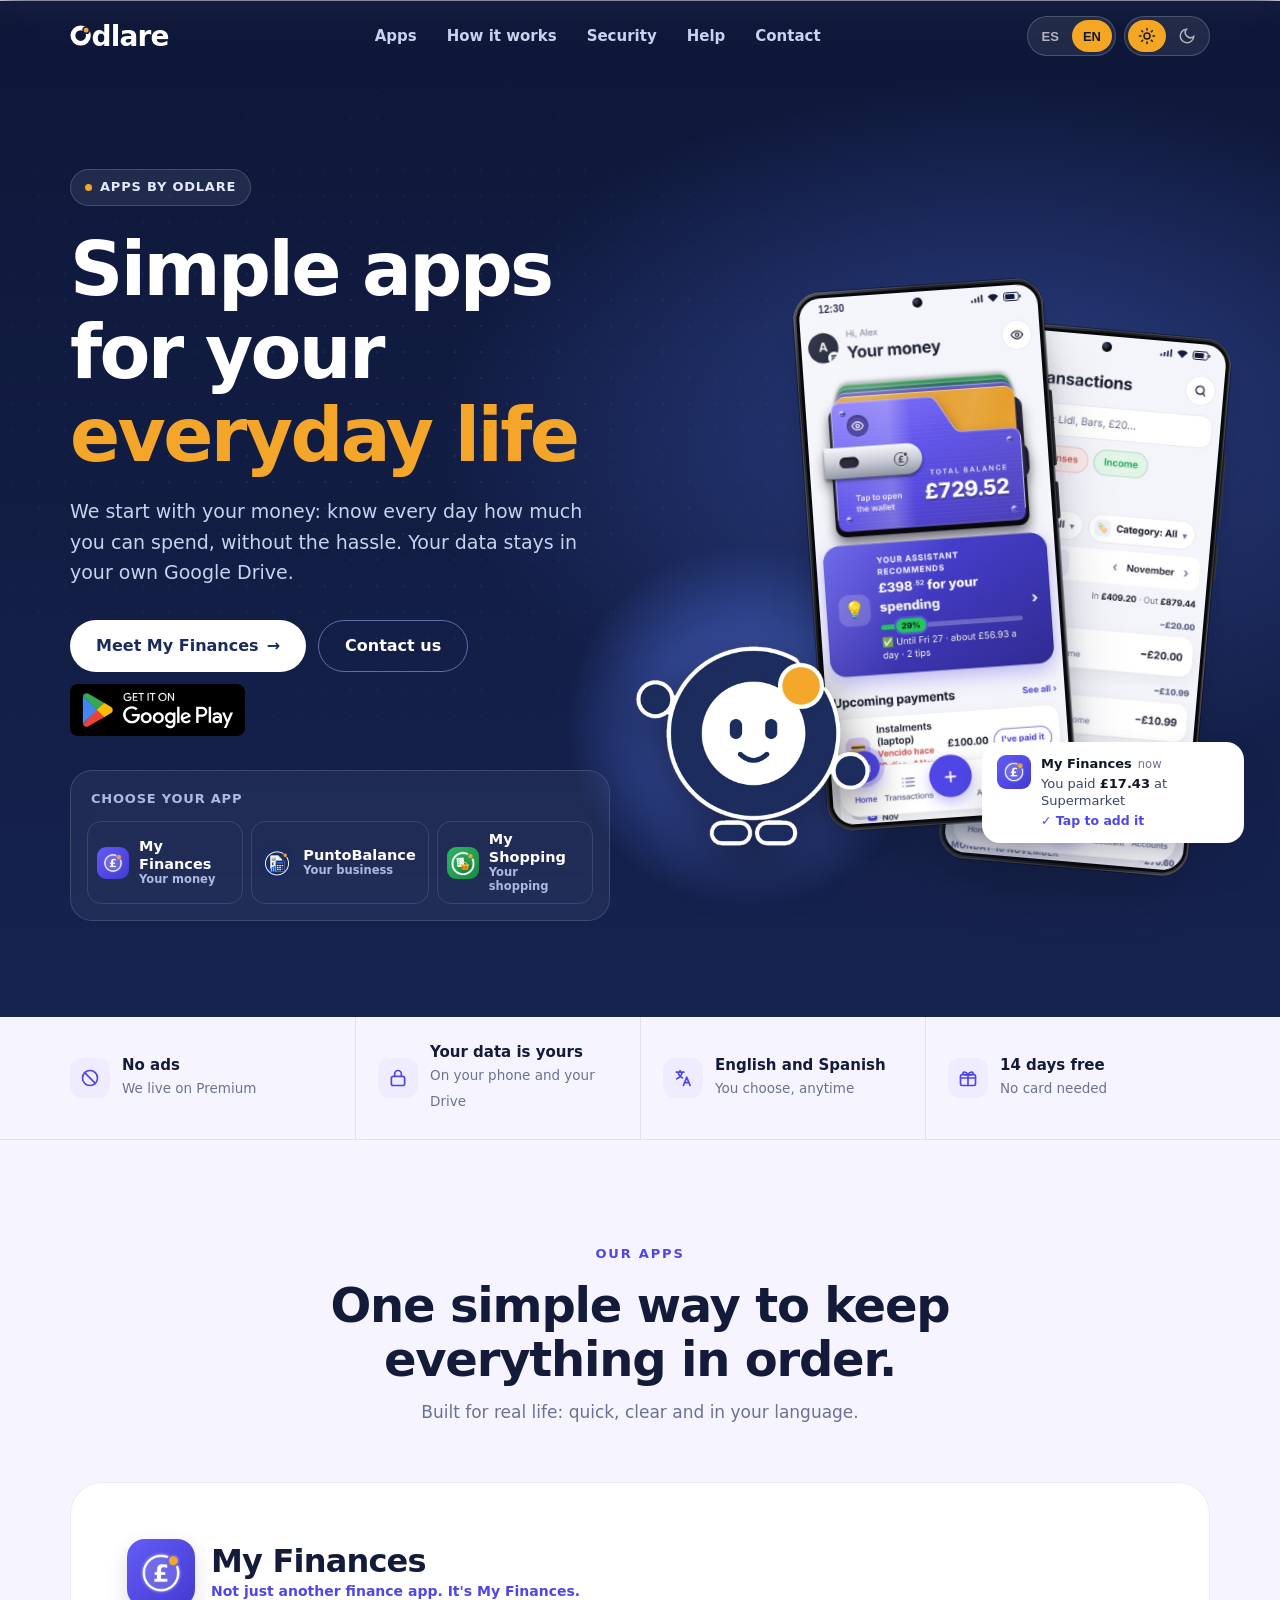
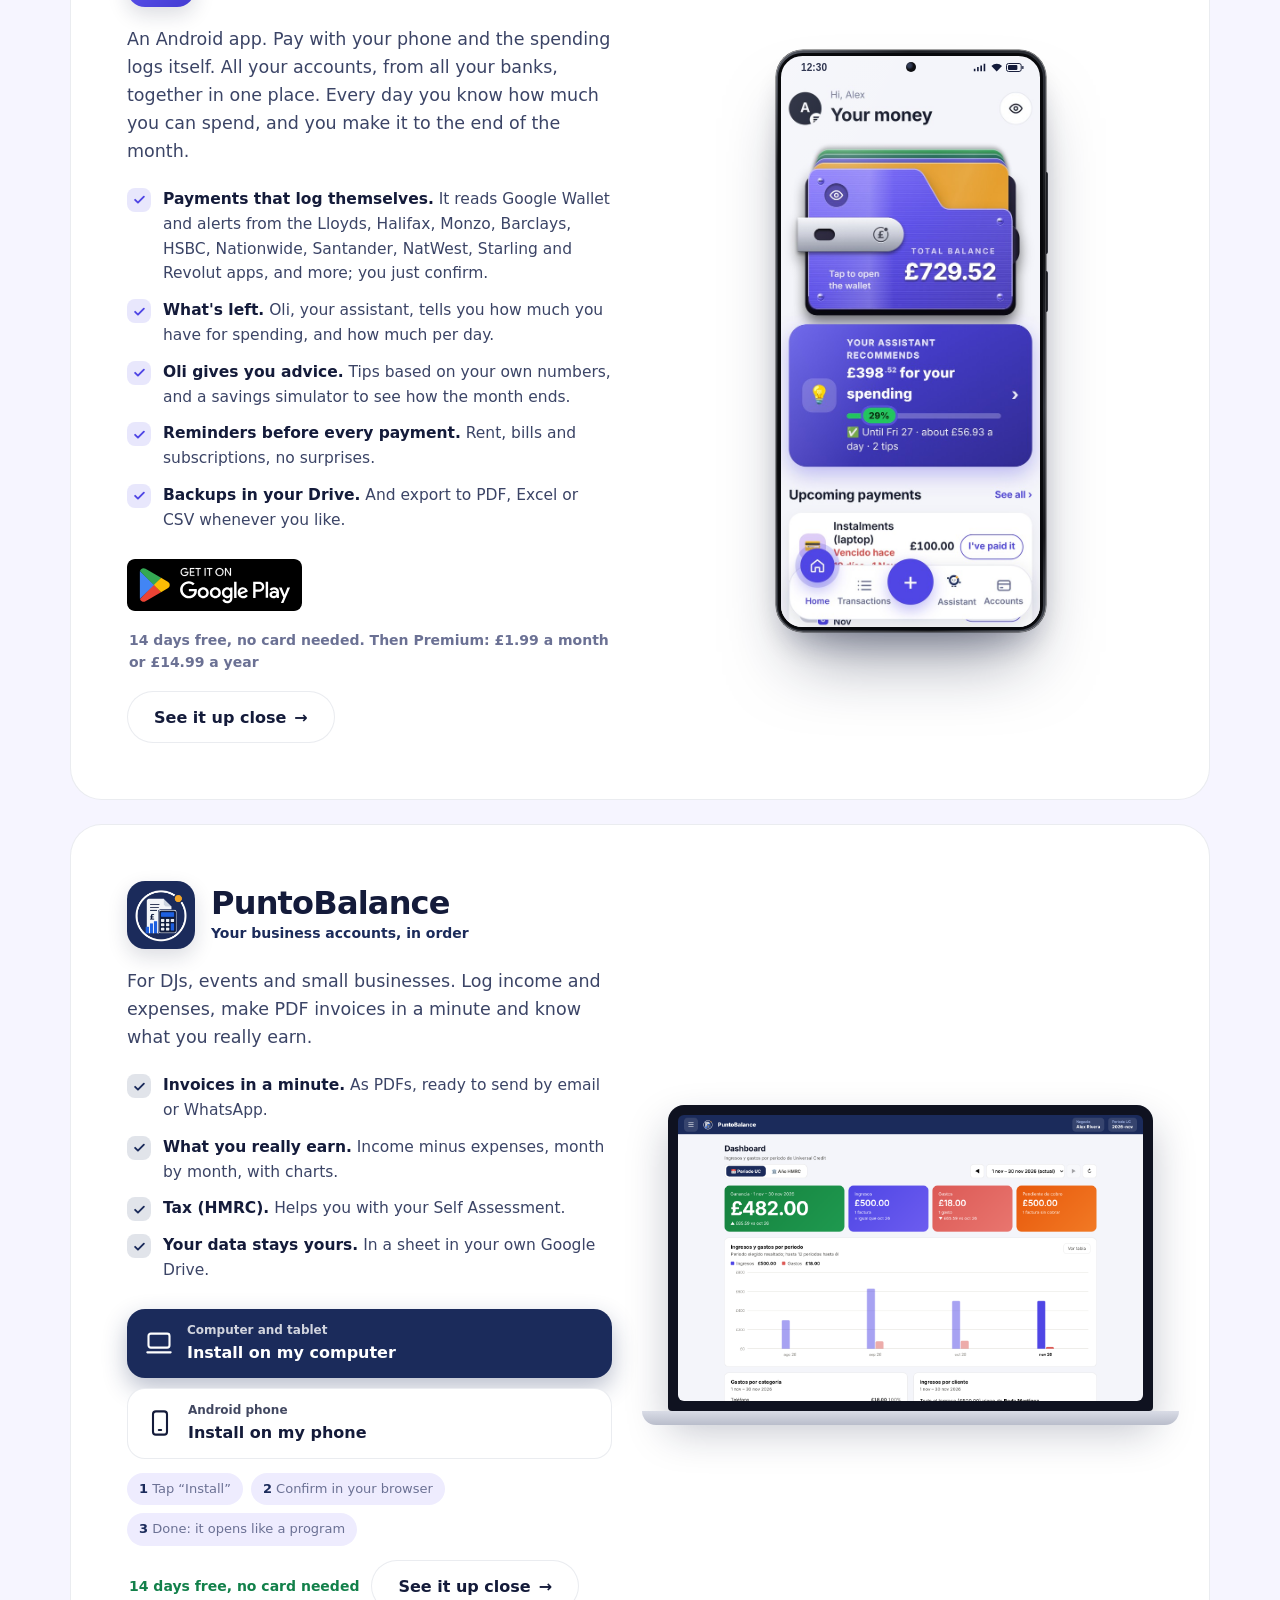
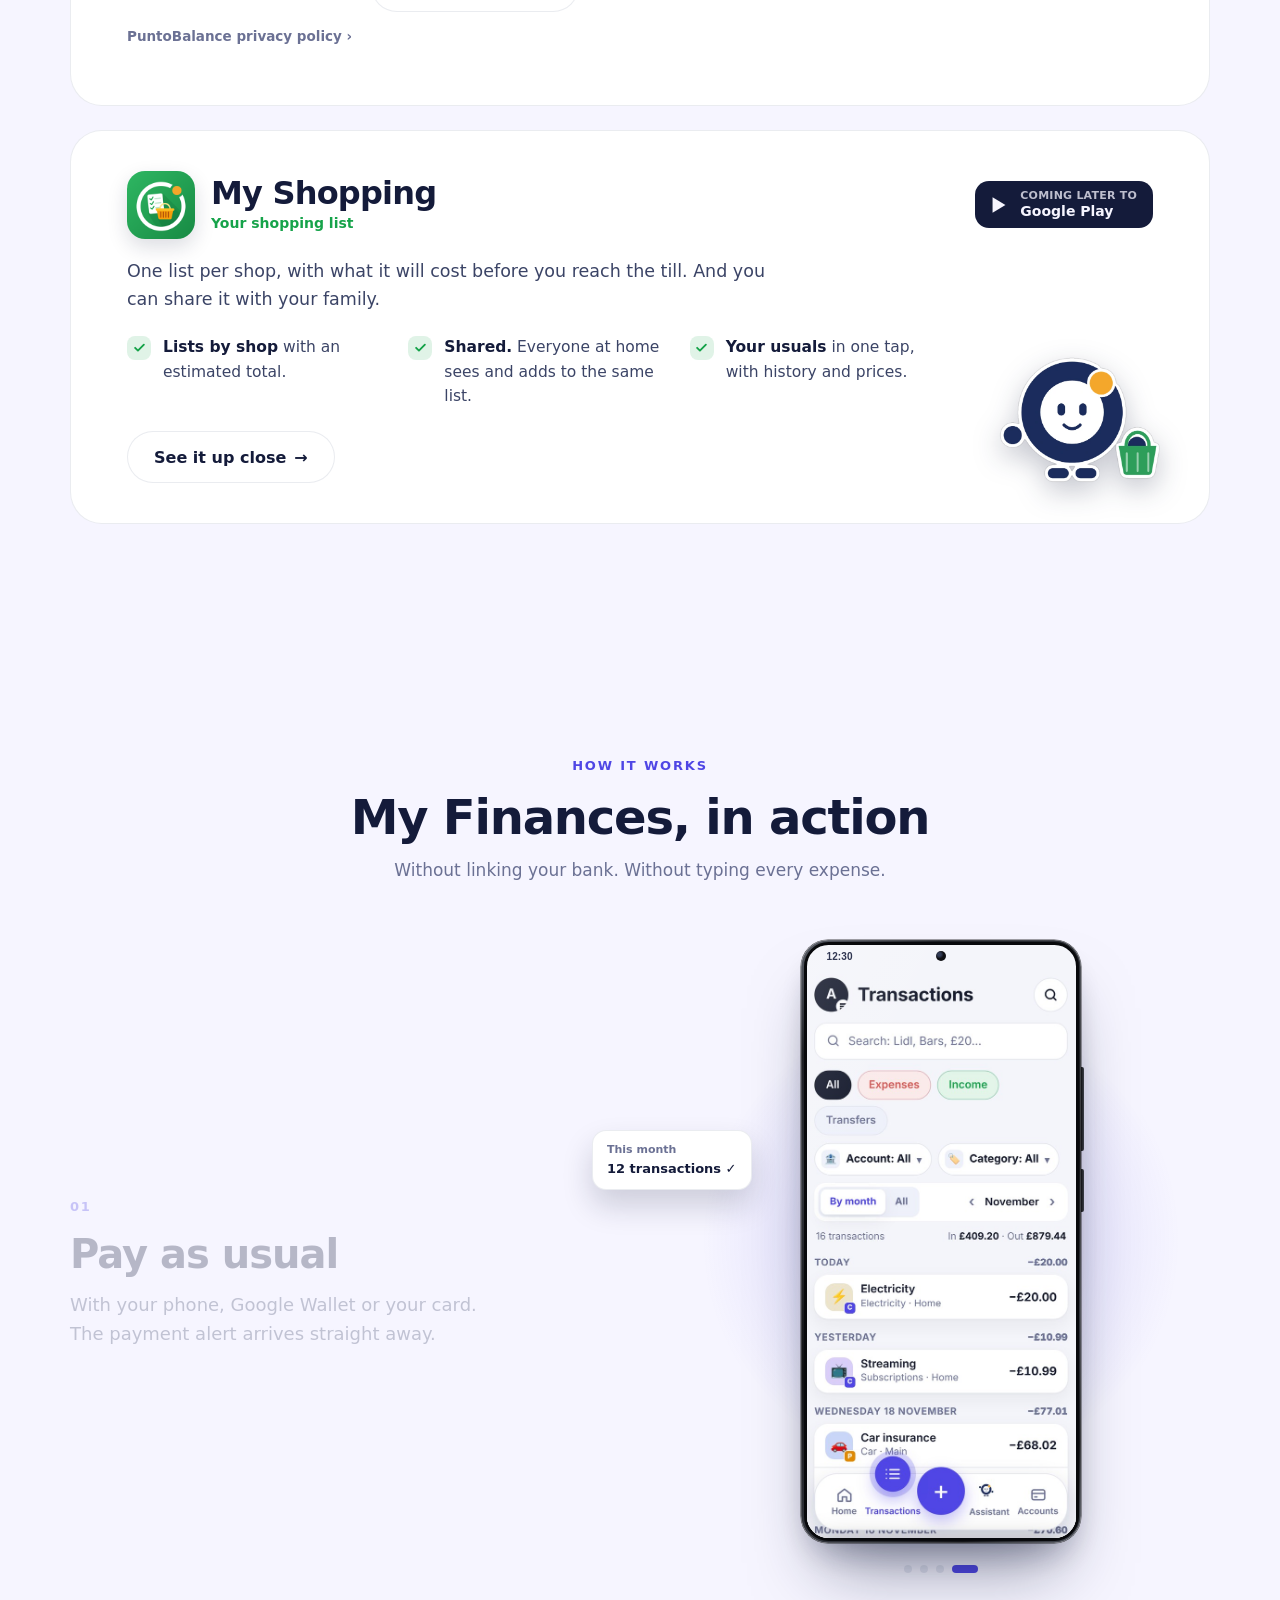
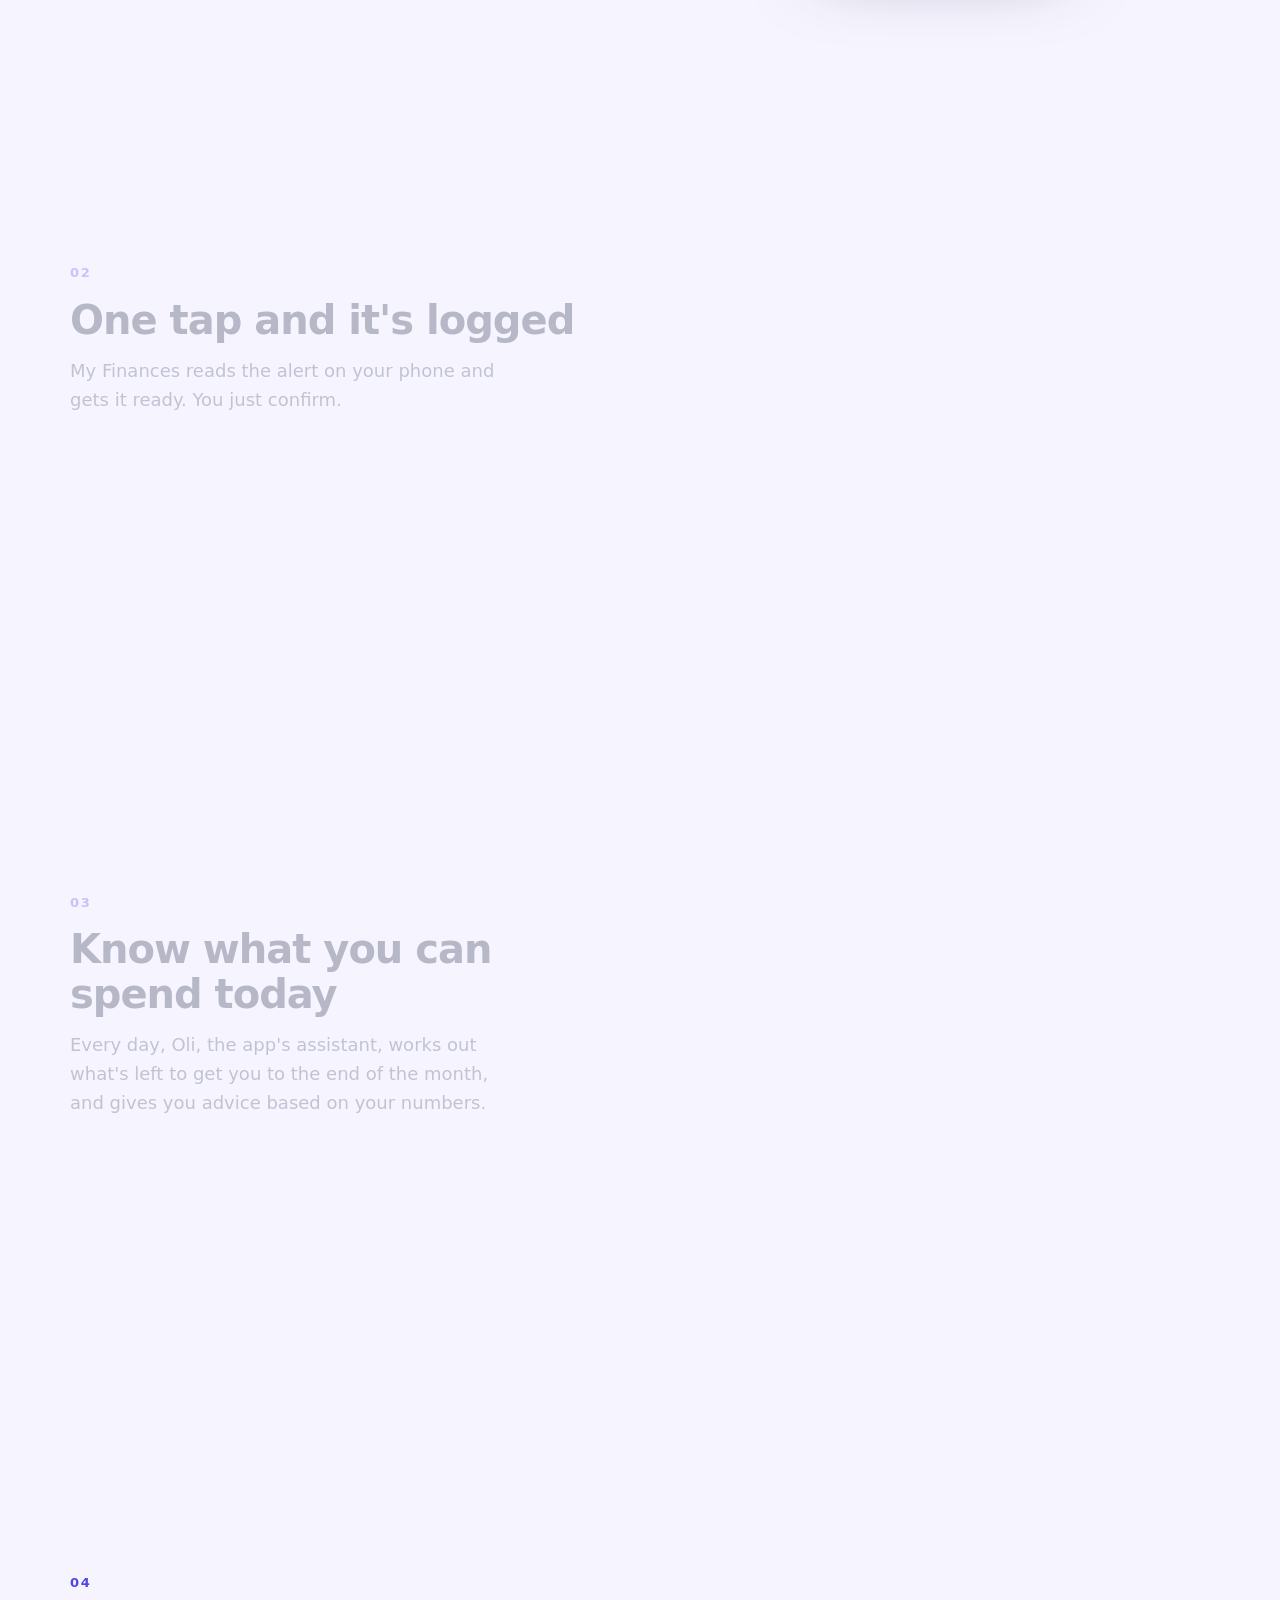
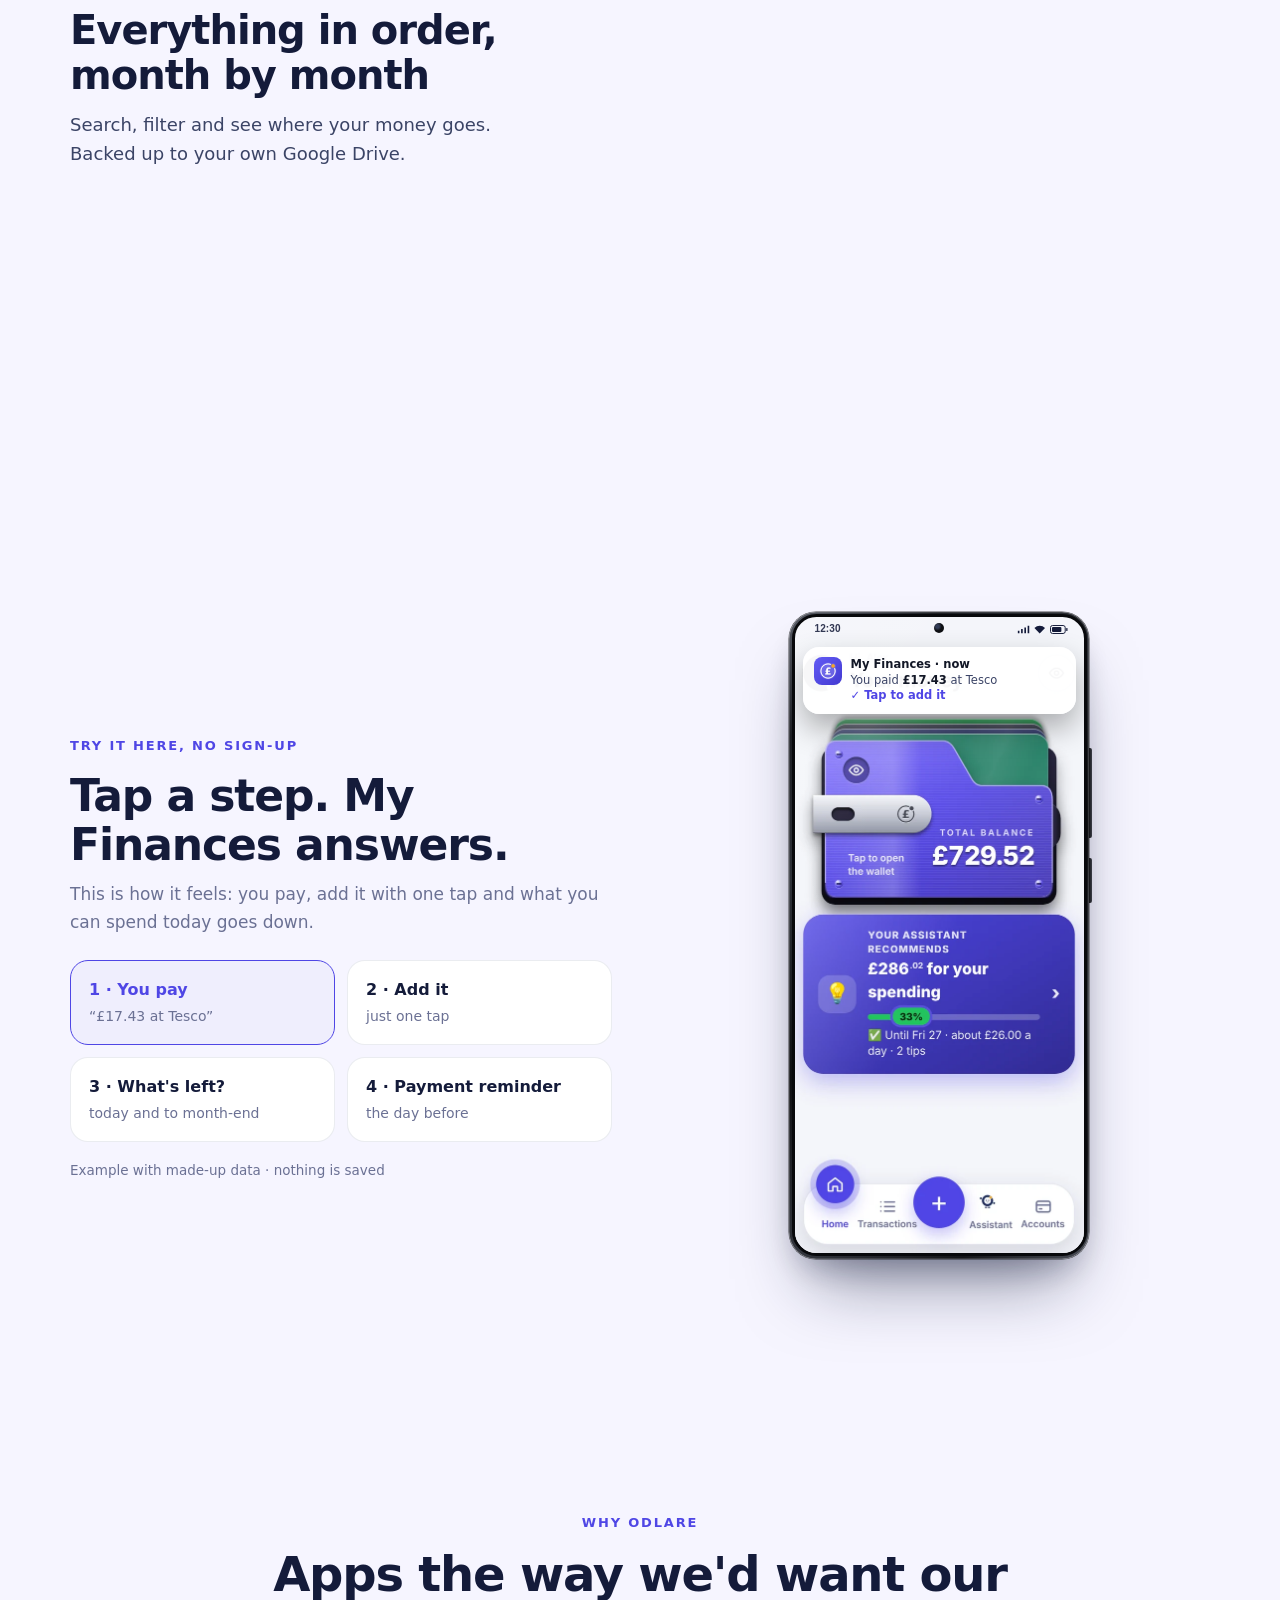
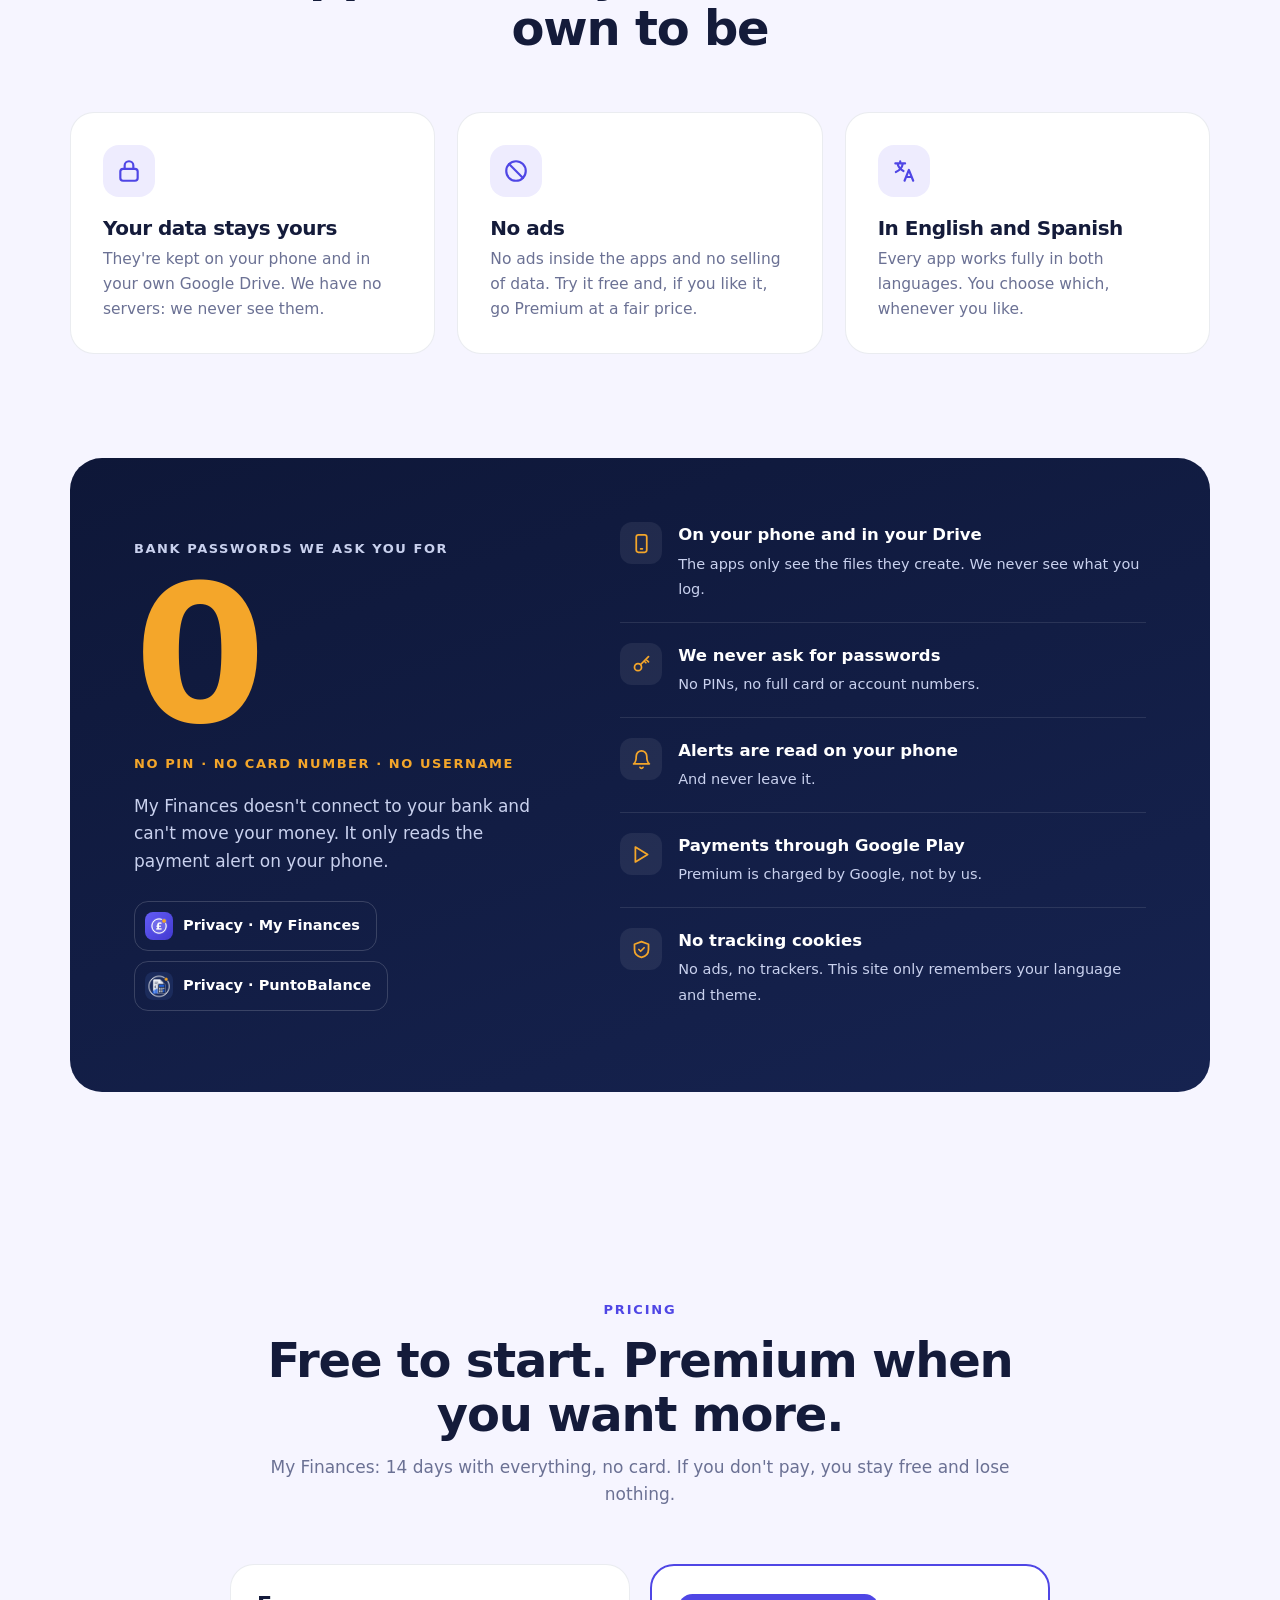
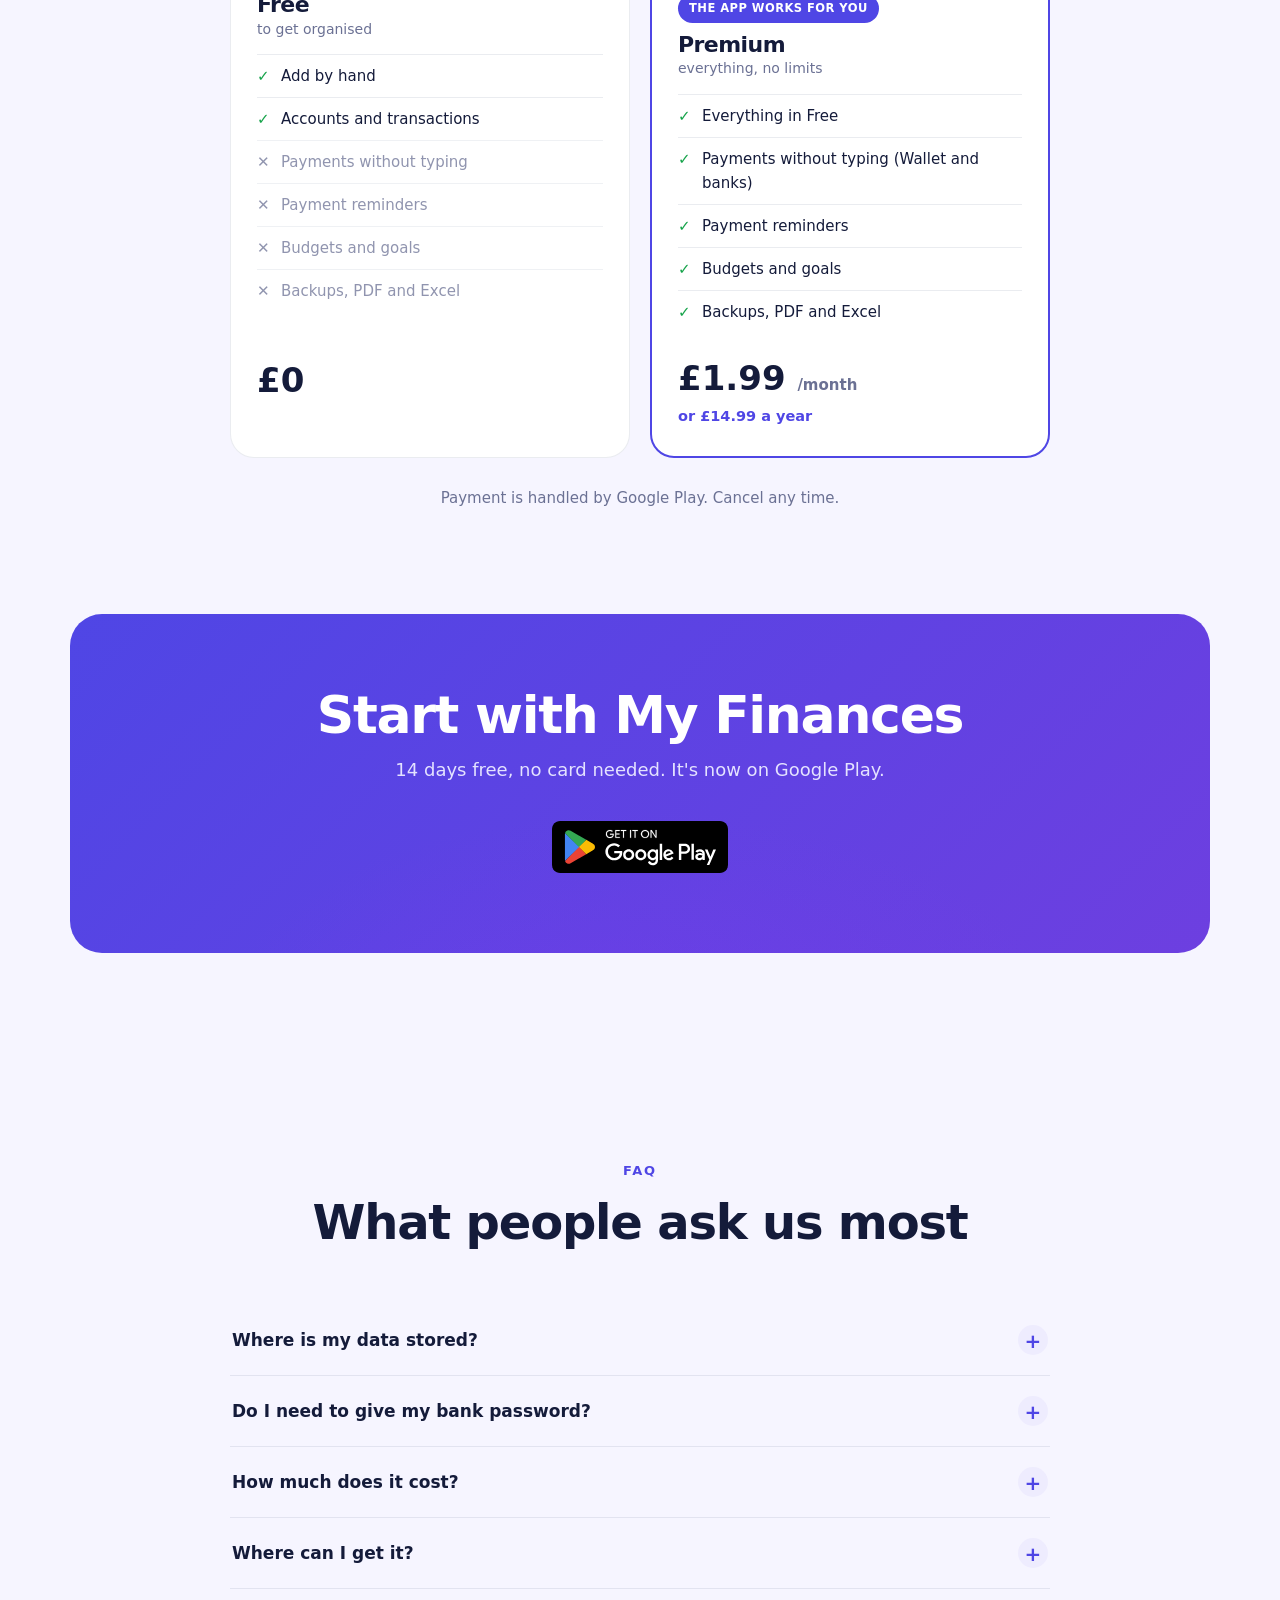
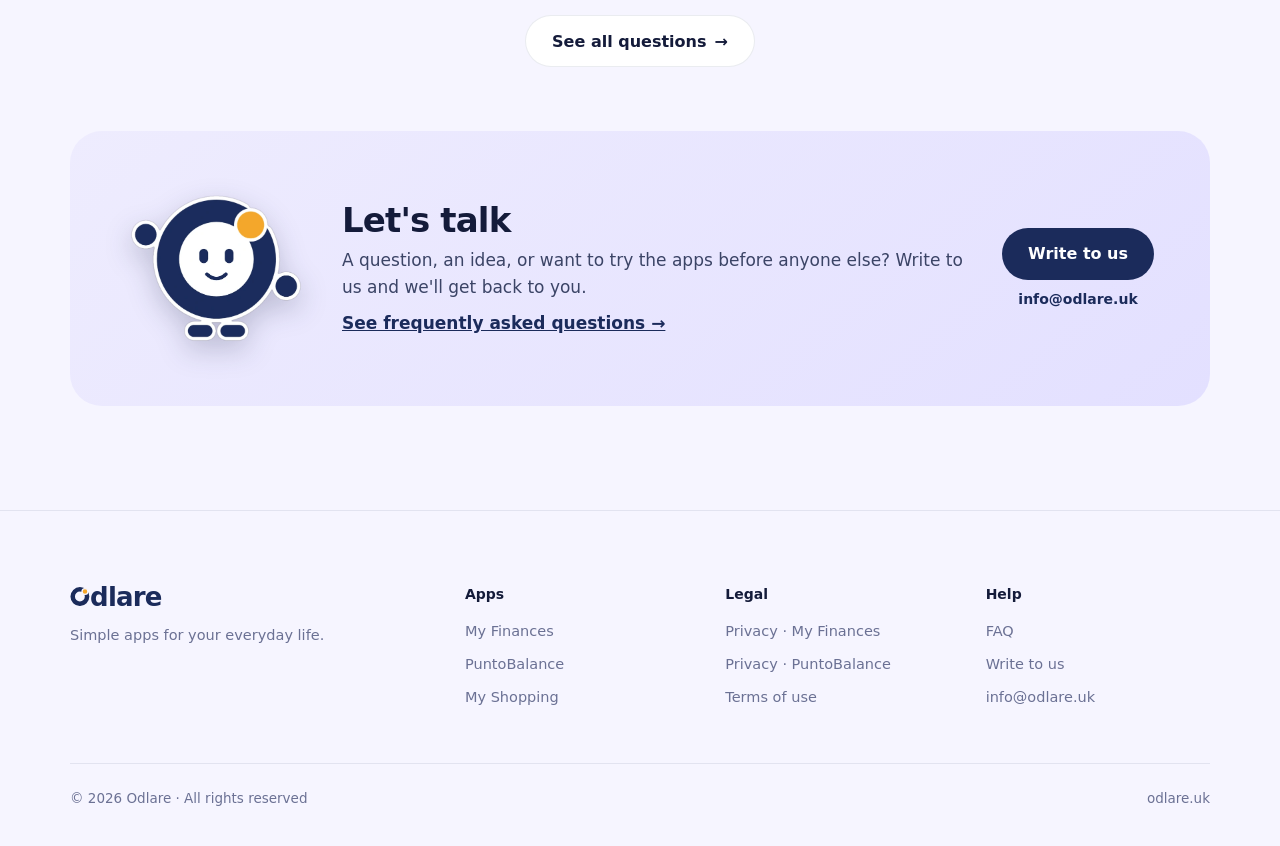
<file: index.html>
<!doctype html>
<html lang="es">
<head>
<meta charset="utf-8">
<meta http-equiv="Content-Security-Policy" content="default-src 'self'; script-src 'self' 'sha256-iWpvLaMHUMFvYJIX9MfLZElrgHJ6GzLj/s5GBOCNfyA='; style-src 'self' 'unsafe-inline' https://fonts.googleapis.com; font-src https://fonts.gstatic.com; img-src 'self' data:; connect-src https://docs.google.com; form-action 'self' https://docs.google.com; base-uri 'self'; object-src 'none'; upgrade-insecure-requests">
<meta name="referrer" content="strict-origin-when-cross-origin">
<meta name="format-detection" content="telephone=no">
<meta name="viewport" content="width=device-width, initial-scale=1, viewport-fit=cover">
<title>Odlare · Apps sencillas para tu día a día</title>
<link rel="icon" href="data:image/svg+xml,%3Csvg xmlns='http://www.w3.org/2000/svg' viewBox='0 0 100 100'%3E%3Ccircle cx='44' cy='58' r='32' fill='none' stroke='%231B2B5B' stroke-width='20'/%3E%3Ccircle cx='66.6' cy='35.4' r='13' fill='%23F4A62A' stroke='white' stroke-width='6'/%3E%3C/svg%3E">
<meta property="og:title" content="Odlare · Apps sencillas para tu día a día">
<meta property="og:description" content="Mis Finanzas: sabes cada día cuánto puedes gastar. Tus datos, en tu propio Google Drive.">
<link rel="canonical" href="https://odlare.uk/">
<meta property="og:type" content="website">
<meta property="og:url" content="https://odlare.uk/">
<meta property="og:site_name" content="Odlare">
<meta property="og:image" content="https://odlare.uk/img/og-v3.jpg">
<meta name="twitter:card" content="summary_large_image">
<meta property="og:image:width" content="1200">
<meta property="og:image:height" content="630">
<meta property="og:locale" content="es_419">
<meta property="og:locale:alternate" content="en_GB">
<meta name="theme-color" content="#0E1738">

<meta name="description" content="Odlare hace apps sencillas para tu día a día, como Mis Finanzas, PuntoBalance y Mis Compras. Sin anuncios, en español e inglés, y tus datos se quedan en tu propio Google Drive.">
<link rel="apple-touch-icon" href="/img/apple-touch-icon.png">
<link rel="icon" type="image/png" sizes="32x32" href="/img/favicon-32.png">
<link rel="preload" as="image" href="img/oli-hero.webp?v=3">
<link rel="preconnect" href="https://fonts.googleapis.com">
<link rel="preconnect" href="https://fonts.gstatic.com" crossorigin>
<link href="https://fonts.googleapis.com/css2?family=Plus+Jakarta+Sans:wght@400;500;600;700;800&display=swap" rel="stylesheet">
<style>
:root{
  --bg:#F6F5FF; --bg2:#EEECFE; --card:#FFFFFF; --ink:#141B3A; --text:#3B4466; --muted:#6B7194;
  --line:rgba(27,43,91,.09); --navy:#1B2B5B; --amber:#F4A62A; --fin:#4F46E5; --fin2:#7C3AED; --com:#16A34A;
  --logo:#1B2B5B; --shadow:0 1px 2px rgba(20,27,58,.05),0 12px 32px rgba(20,27,58,.07);
  --phone:#10162E;
}
@media (prefers-color-scheme: dark){
  :root:not([data-theme="light"]){
    --bg:#0D1124; --bg2:#141936; --card:#161C38; --ink:#F3F2FF; --text:#C9CDE6; --muted:#8E95B8;
    --line:rgba(255,255,255,.08); --logo:#FFFFFF; --shadow:0 1px 2px rgba(0,0,0,.3),0 12px 32px rgba(0,0,0,.35); --phone:#05070F; color-scheme:dark;
  }
}
:root[data-theme="dark"]{
  --bg:#0D1124; --bg2:#141936; --card:#161C38; --ink:#F3F2FF; --text:#C9CDE6; --muted:#8E95B8;
  --line:rgba(255,255,255,.08); --logo:#FFFFFF; --shadow:0 1px 2px rgba(0,0,0,.3),0 12px 32px rgba(0,0,0,.35); --phone:#05070F; color-scheme:dark;
}
*{box-sizing:border-box;margin:0;padding:0}
[hidden]{display:none!important}
html{scroll-behavior:smooth}
body{background:var(--bg);color:var(--text);font-family:'Plus Jakarta Sans',system-ui,sans-serif;line-height:1.6;-webkit-font-smoothing:antialiased;overflow-x:hidden}
a{color:inherit}
a:focus-visible,button:focus-visible{outline:3px solid var(--amber);outline-offset:3px}
.wrap{max-width:1188px;margin:0 auto;padding-left:max(24px,env(safe-area-inset-left,0px));padding-right:max(24px,env(safe-area-inset-right,0px))}
h1,h2,h3{color:var(--ink);font-weight:800;letter-spacing:-.025em;line-height:1.12}

/* Logo Odlare: la O es el aro con el puntito ámbar, luego «dlare» */
.odl{display:inline-flex;align-items:baseline;font-weight:800;letter-spacing:-.03em;color:var(--logo);line-height:1;text-decoration:none}
.odl svg{width:.865em;height:.865em;margin-right:-.094em;transform:translateY(.02em);flex:none;overflow:visible}

/* Cabecera */
body::before{content:"";position:fixed;inset:0 0 auto;height:env(safe-area-inset-top,0px);z-index:60;background:var(--bg)}
header{position:sticky;top:env(safe-area-inset-top,0px);z-index:50;background:color-mix(in srgb,var(--bg) 82%,transparent);backdrop-filter:blur(14px);-webkit-backdrop-filter:blur(14px);border-bottom:1px solid transparent;transition:border-color .2s}
header.scrolled{border-bottom-color:var(--line)}
.bar{display:flex;align-items:center;justify-content:space-between;height:72px;gap:16px}
.bar .odl{font-size:28px}
nav{display:flex;gap:30px}
nav a{text-decoration:none;font-weight:600;font-size:15px;color:var(--text);opacity:.85}
nav a:hover{opacity:1;color:var(--fin)}
.ctl{display:flex;gap:8px}
.ctl button{height:40px;min-width:40px;padding:0 12px;border-radius:999px;border:1px solid var(--line);background:var(--card);color:var(--ink);font:700 13px 'Plus Jakarta Sans',sans-serif;cursor:pointer;display:inline-flex;align-items:center;justify-content:center}
#bLang{padding:3px!important;gap:2px}#bLang span{padding:0 11px;height:32px;display:inline-flex;align-items:center;border-radius:999px;opacity:.65;transition:background .2s,opacity .2s}#bLang span.on{background:#f5a623;color:#111a3a;opacity:1}
#bTema{padding:3px!important;gap:2px;width:auto!important}#bTema span{width:38px;height:32px;display:inline-flex;align-items:center;justify-content:center;border-radius:999px;opacity:.65;transition:background .2s,opacity .2s}#bTema span.on{background:#f5a623;color:#111a3a;opacity:1}#bTema svg{width:18px;height:18px}
.ctl button svg{width:18px;height:18px}

/* Portada */
.hero{padding:72px 0 56px;position:relative;overflow-x:clip}
.hero::before{content:"";position:absolute;inset:-80px 0 auto 0;height:820px;background:radial-gradient(560px 320px at 76% 42%,color-mix(in srgb,var(--fin) 15%,transparent),transparent 72%),radial-gradient(380px 240px at 84% 64%,color-mix(in srgb,var(--com) 10%,transparent),transparent 72%);pointer-events:none;z-index:-1}
.hero .grid{display:grid;grid-template-columns:1.05fr .95fr;gap:40px;align-items:center}
.eyebrow{display:inline-flex;align-items:center;gap:8px;font-size:13px;font-weight:700;letter-spacing:.06em;text-transform:uppercase;color:var(--fin);background:color-mix(in srgb,var(--fin) 10%,transparent);padding:7px 14px;border-radius:999px;margin-bottom:22px}
.eyebrow i{width:7px;height:7px;border-radius:50%;background:var(--amber)}
.hero h1{font-size:clamp(38px,5.6vw,62px);margin-bottom:20px}
.hero h1 em{font-style:normal;background:linear-gradient(120deg,var(--fin),var(--fin2));-webkit-background-clip:text;background-clip:text;color:transparent}
.hero p.lead{font-size:19px;max-width:520px;margin-bottom:32px}
.btns{display:flex;gap:12px;flex-wrap:wrap}
.btn{display:inline-flex;align-items:center;gap:8px;height:52px;padding:0 26px;border-radius:999px;font-weight:700;font-size:16px;text-decoration:none;transition:transform .15s,box-shadow .15s}
.btn:hover{transform:translateY(-2px)}
.btn.pri{background:var(--fin);color:#fff;box-shadow:0 10px 24px color-mix(in srgb,var(--fin) 35%,transparent)}
.btn.sec{background:var(--card);color:var(--ink);border:1px solid var(--line)}
.trust{display:flex;gap:22px;flex-wrap:wrap;margin-top:34px;font-size:14px;font-weight:600;color:var(--muted)}
.trust span{display:inline-flex;align-items:center;gap:7px}
.trust svg{width:18px;height:18px;color:var(--com)}

/* Móviles */
.phones{position:relative;height:560px}
.phone{position:absolute;width:250px;aspect-ratio:9/19.4;border-radius:27px;padding:2.5px;background:linear-gradient(140deg,#5a5e68 0%,#1c1e23 14%,#2e3138 30%,#0e0f12 52%,#33363e 72%,#141519 88%,#4b4f59 100%);box-shadow:0 0 0 .5px rgba(0,0,0,.7),inset 0 0 0 .6px rgba(255,255,255,.28),0 44px 70px -24px rgba(20,27,58,.5),0 18px 34px -14px rgba(20,27,58,.35)}
.phone .scr{position:relative;width:100%;height:100%;border-radius:24.5px;overflow:hidden;background:#F4F5FA;border:3.5px solid #08090c;display:flex;flex-direction:column}.phone .scr img{flex:1;min-height:0;width:100%;object-fit:cover;object-position:center top;display:block}.phone .sb{flex:none;height:22px;display:flex;align-items:center;justify-content:space-between;padding:2px 16px 0 20px;font:700 10px/1 "Plus Jakarta Sans",sans-serif;color:#141B3A;letter-spacing:.01em}.phone .sb svg{height:9px;width:auto;display:block}.phone .sb .ico{display:flex;gap:4px;align-items:center}.phone .scr::before{content:"";position:absolute;top:6px;left:50%;width:10px;height:10px;margin-left:-5px;border-radius:50%;background:radial-gradient(circle at 35% 35%,#2b3550 0 18%,#07080c 45%);z-index:2}.phone .scr::after{content:"";position:absolute;inset:0;background:linear-gradient(118deg,rgba(255,255,255,.16) 0%,rgba(255,255,255,0) 30%);pointer-events:none;z-index:3}.phone::before{content:"";position:absolute;right:-2.5px;top:21%;width:2.5px;height:14%;border-radius:0 2px 2px 0;background:linear-gradient(90deg,#0f1013,#3d4049)}.phone::after{content:"";position:absolute;right:-2.5px;top:38%;width:2.5px;height:7%;border-radius:0 2px 2px 0;background:linear-gradient(90deg,#0f1013,#3d4049)}
.hero .p1{right:150px;top:20px;transform:rotate(-4deg);z-index:2}
.hero .p2{right:0;top:64px;transform:rotate(5deg);z-index:1}

/* Secciones */
section{padding:72px 0}
.head{text-align:center;max-width:640px;margin:0 auto 48px}
.head h2{font-size:clamp(30px,4vw,42px);margin-bottom:12px}
.head p{font-size:17px;color:var(--muted)}

.app{display:grid;grid-template-columns:1fr 1fr;gap:56px;align-items:center;background:var(--card);border-radius:32px;padding:56px;box-shadow:var(--shadow);margin-bottom:32px;position:relative;overflow:hidden}
.app.rev .media{order:-1}
.app .top{display:flex;align-items:center;gap:16px;margin-bottom:18px}
.app .top img{width:68px;height:68px;border-radius:18px;box-shadow:0 8px 20px rgba(20,27,58,.15)}
.app h3{font-size:32px}
.app .tag{font-size:14px;font-weight:700;color:var(--c)}
.app p.desc{font-size:17.5px;margin-bottom:22px}
.feats{list-style:none;display:grid;gap:12px;margin-bottom:26px}
.feats li{display:flex;gap:12px;align-items:flex-start;font-size:15.5px}
.feats li b{color:var(--ink)}
.feats .ck{flex:none;width:24px;height:24px;border-radius:8px;display:grid;place-items:center;background:color-mix(in srgb,var(--c) 13%,transparent);color:var(--c);margin-top:1px}
.feats .ck svg{width:15px;height:15px}
.meta{display:flex;flex-wrap:wrap;gap:10px;align-items:center}
.play{display:inline-flex;align-items:center;gap:10px;background:var(--ink);color:var(--bg);border-radius:14px;padding:9px 16px 9px 13px;font-weight:700;font-size:14px;line-height:1.15}
.play small{display:block;font-size:11px;font-weight:600;opacity:.75;letter-spacing:.02em}
.play svg{width:22px;height:22px}.btns .play{background:#000;color:#fff;border:1px solid rgba(255,255,255,.4);height:52px;padding:0 18px 0 14px}a.gp{display:inline-flex;line-height:0;transition:transform .15s}a.gp:hover{transform:translateY(-1px)}a.gp img{height:52px;width:auto;display:block;border-radius:8px}html[lang=en] a.gp .es,html:not([lang=en]) a.gp .en{display:none}.final a.gp{margin:6px auto 0}a.play{text-decoration:none;transition:transform .15s}a.play:hover{transform:translateY(-1px)}
.price{font-size:14px;font-weight:600;color:var(--muted);padding:8px 2px}
.noti{position:absolute;z-index:4;left:-34px;bottom:6px;width:262px;display:flex;gap:10px;align-items:flex-start;padding:12px 14px;border-radius:18px;background:color-mix(in srgb,var(--card) 92%,transparent);backdrop-filter:blur(10px);-webkit-backdrop-filter:blur(10px);border:1px solid var(--line);box-shadow:0 20px 40px -12px rgba(20,27,58,.35);font-size:13px;line-height:1.35;color:var(--text);animation:notiIn .8s .4s both,flota 5s 1.2s ease-in-out infinite}
.noti img{width:34px;height:34px;border-radius:9px;flex:none}.noti b{color:var(--ink)}.noti .t{color:var(--muted);font-size:11.5px;margin-left:6px}.noti p{margin:2px 0}.noti em{font-style:normal;font-weight:700;color:var(--fin);font-size:12.5px}
@keyframes notiIn{from{opacity:0;transform:translateY(14px) scale(.96)}}
@media (prefers-reduced-motion:reduce){.noti{animation:none}}
.media{display:flex;justify-content:center;position:relative;z-index:1}
.media .phone{position:relative;width:270px}
.app.pronto{display:block;padding:40px 56px}
.app.pronto .top{flex-wrap:wrap}.app.pronto .top .play{margin-left:auto}
.app.pronto .desc{max-width:640px}
.app.pronto .feats{grid-template-columns:repeat(3,1fr);gap:16px 28px;margin-bottom:0}
@media (max-width:900px){.app.pronto{padding:28px 22px}.app.pronto .feats{grid-template-columns:1fr}.app.pronto .top .play{margin-left:0}}

/* Principios */
.cards{display:grid;grid-template-columns:repeat(3,1fr);gap:22px}
.card{background:var(--card);border-radius:24px;padding:32px;box-shadow:var(--shadow)}
.card .ic{width:52px;height:52px;border-radius:16px;display:grid;place-items:center;background:var(--bg2);color:var(--fin);margin-bottom:20px}
.card .ic svg{width:26px;height:26px}
.card h3{font-size:20px;margin-bottom:8px}
.card p{font-size:15.5px;color:var(--muted)}

/* Contacto */
.contact{background:linear-gradient(140deg,#EEECFE,#E3E0FF);border-radius:32px;padding:56px;display:grid;grid-template-columns:auto 1fr auto;gap:36px;align-items:center;color:#3B4466}
.contact h2{color:#141B3A;font-size:34px;margin-bottom:8px}
.contact p{font-size:17px}
.contact .mail{display:flex;flex-direction:column;align-items:center;gap:8px}.contact .dir{font-weight:700;font-size:14px;user-select:all;color:#1B2B5B}
.contact .btn.pri{background:var(--navy);color:#fff;box-shadow:none}
.oli{width:180px;height:auto;animation:flota 4s ease-in-out infinite;filter:drop-shadow(0 10px 14px rgba(20,27,58,.22))}
@keyframes hola{0%,55%,100%{transform:rotate(0)}65%{transform:rotate(-14deg)}75%{transform:rotate(6deg)}85%{transform:rotate(-12deg)}}
@keyframes flota{50%{transform:translateY(-5px)}}

/* Privacidad */
.priv{max-width:800px;margin:0 auto;background:var(--card);border-radius:24px;padding:36px 40px;box-shadow:var(--shadow)}
.priv h2{font-size:28px;margin-bottom:4px}.priv h3{font-size:18px;margin:22px 0 6px}.priv .fecha{font-style:italic;margin:0 0 14px!important}.priv a{color:var(--fin);font-weight:600}
.priv ul{padding-left:20px;display:grid;gap:8px;font-size:15.5px}
.priv p{font-size:15.5px;margin-top:6px}.priv ul{margin-top:6px}

footer{padding:40px 0 48px;border-top:1px solid var(--line);margin-top:24px}
footer .wrap{display:flex;justify-content:space-between;align-items:center;gap:20px;flex-wrap:wrap;font-size:14px;color:var(--muted);font-weight:600}
footer .odl{font-size:26px}
footer a{text-decoration:none}

.rv{transition:transform .6s ease}
@media (prefers-reduced-motion:reduce){.oli{animation:none!important}}


/* Formulario */
.velo{position:fixed;inset:0;z-index:100;background:rgba(13,17,36,.55);display:flex;align-items:center;justify-content:center;padding:max(16px,env(safe-area-inset-top,0px)) max(16px,env(safe-area-inset-right,0px)) max(16px,env(safe-area-inset-bottom,0px)) max(16px,env(safe-area-inset-left,0px))}
.velo[hidden]{display:none!important}
.caja{background:var(--card);color:var(--text);width:100%;max-width:520px;max-height:100%;overflow:auto;border-radius:24px;padding:28px;box-shadow:0 30px 70px rgba(0,0,0,.3);display:flex;flex-direction:column}
.caja .cab{display:flex;justify-content:space-between;align-items:center;gap:12px}
.caja h2{font-size:26px}
.caja .x{width:40px;height:40px;border-radius:50%;border:0;background:var(--bg2);color:var(--ink);font-size:16px;cursor:pointer}
.caja .sub{margin:6px 0 14px;color:var(--muted)}
.caja label{display:block;font-weight:700;font-size:14px;color:var(--ink);margin:12px 0 6px}
.caja input,.caja select,.caja textarea{width:100%;font:500 16px 'Plus Jakarta Sans',sans-serif;color:var(--ink);background:var(--bg);border:1.5px solid var(--line);border-radius:14px;padding:12px 14px;resize:vertical}
.caja input:focus,.caja select:focus,.caja textarea:focus{outline:none;border-color:var(--fin)}
.caja .ancho{width:100%;justify-content:center;margin-top:18px;border:0;cursor:pointer}
.caja .nota{font-size:13px;color:var(--muted);text-align:center;margin-top:10px}
.caja .err{color:#DC2626;font-weight:600;font-size:14px;margin-top:10px}
.caja .dirbox{display:flex;align-items:center;justify-content:space-between;gap:10px;flex-wrap:wrap;background:var(--bg2);border-radius:14px;padding:10px 12px 10px 16px;margin-bottom:12px;font-weight:800;color:var(--ink);user-select:all}
.caja .mini{height:38px;padding:0 14px;font-size:14px;cursor:pointer}
.caja .fila{display:flex;gap:10px;flex-wrap:wrap;margin-top:12px}.caja .fila .btn{cursor:pointer;border:0}.caja .fila .btn.sec{border:1px solid var(--line)}
.caja .ok{color:var(--com);font-weight:700;margin-top:10px}
.okbox{text-align:center;padding:10px 0 4px;display:flex;flex-direction:column;align-items:center;gap:10px}.okbox .okic{width:64px;height:64px;border-radius:50%;display:grid;place-items:center;background:color-mix(in srgb,var(--com) 15%,transparent);color:var(--com)}.okbox .okic svg{width:32px;height:32px}.okbox h3{font-size:22px}.okbox p{color:var(--muted);max-width:360px}
.caja .ancho[disabled]{opacity:.6;cursor:wait}
button.btn{cursor:pointer;font-family:inherit;border:0}button.btn.sec{border:1px solid var(--line)}
@media (max-width:900px){
  nav{display:none}
  .hero{padding-top:40px}
  .hero .grid{grid-template-columns:1fr;gap:20px}
  .phones{height:470px;max-width:400px;margin:0 auto;width:100%}
  .hero .phone{width:205px}
  .hero .p1{left:0;right:auto}.hero .p2{right:0}
  .noti{left:auto;right:-4px;bottom:24px;width:230px;font-size:12px}
  .app{grid-template-columns:1fr;padding:32px 22px;gap:30px}
  .app .media{order:-1}
  .media .phone{width:230px}
  .cards{grid-template-columns:1fr}
  .contact{grid-template-columns:1fr;text-align:center;padding:40px 24px;justify-items:center}
  .priv{padding:28px 22px}
  section{padding:52px 0}
}
@media (max-width:420px){.wrap{padding-left:max(16px,env(safe-area-inset-left,0px));padding-right:max(16px,env(safe-area-inset-right,0px))}.hero .phone{width:180px}.phones{height:410px}.bar .odl{font-size:25px}}
.pbpriv{display:inline-block;margin-top:14px;font-size:13.5px;font-weight:700;color:var(--muted);text-decoration:none}.pbpriv:hover{color:var(--ink);text-decoration:underline}
.resumen .polt{margin-top:20px;font-weight:700;color:var(--ink)}.resumen .dosbtn{display:flex;gap:10px;flex-wrap:wrap}.resumen .dosbtn .btn{margin-top:10px;gap:10px}.resumen .dosbtn img{width:28px;height:28px;border-radius:8px}
.resumen{max-width:800px;margin:0 auto;background:var(--card);border-radius:24px;padding:36px 40px;box-shadow:var(--shadow)}.resumen h2{font-size:26px;margin-bottom:14px}.resumen ul{padding-left:20px;display:grid;gap:8px;font-size:15.5px}.resumen .btn{margin-top:22px;height:auto;min-height:52px;padding:12px 24px;text-align:center}
.volver{display:inline-flex;align-items:center;gap:6px;font-weight:700;color:var(--fin);text-decoration:none;margin:32px 0 18px}
@media (max-width:900px){.resumen{padding:28px 22px}}
.app.pb{--c:#1B2B5B}
.app.pb .media{display:flex;justify-content:center}
.lap{width:100%;max-width:560px}.lap .pant{background:#0F1220;border-radius:16px 16px 4px 4px;padding:10px;box-shadow:0 20px 40px rgba(20,27,58,.25)}.lap .pant img{display:block;width:100%;border-radius:6px}
.lap .base{height:14px;background:linear-gradient(#D9DCE6,#B9BDCB);border-radius:0 0 14px 14px;margin:0 -26px}
.pbbtn{display:flex;flex-direction:column;gap:10px;margin-top:6px}
.pbbtn a{display:flex;align-items:center;gap:14px;border-radius:18px;padding:12px 18px;text-decoration:none}
.pbbtn a svg{width:28px;height:28px;flex:none}
.pbbtn a small{display:block;font-size:12px;font-weight:600;opacity:.8}.pbbtn a b{font-size:16px}
.pbbtn .pc{background:#1B2B5B;color:#fff;box-shadow:0 10px 24px rgba(27,43,91,.3)}
.pbbtn .an{background:var(--card);color:var(--ink);border:1px solid var(--line)}
.pbpasos{display:flex;gap:8px;margin:14px 0 4px;font-size:13px;color:var(--muted);flex-wrap:wrap}
.pbpasos span{background:var(--bg2);border-radius:999px;padding:6px 12px}.pbpasos b{color:#1B2B5B}
.pbmeta{display:flex;gap:10px;align-items:center;margin-top:14px;flex-wrap:wrap}
.pbmeta .price{font-weight:700;color:#12804A}
.pbmeta .cod{font-size:13px;color:var(--muted)}

/* --- Portada oscura (nueva) --- */
header:not(.scrolled){background:transparent;--dotbg:#14204B;--logo:#fff}
header:not(.scrolled) nav a{color:#C9D1EE;opacity:1}
header:not(.scrolled) nav a:hover{color:#fff}
header:not(.scrolled) .ctl button{background:#ffffff14;border-color:#ffffff30;color:#fff}
body::before{background:#0E1738}
.hero{margin-top:-72px;padding:168px 0 96px;background:radial-gradient(900px 560px at 78% 42%,#2B3F86 0,transparent 62%),linear-gradient(180deg,#0E1738,#162350);color:#C9D1EE;overflow:hidden}
.hero::before{display:none}
.hero h1{color:#fff}
.hero h1 em{background:none;-webkit-background-clip:initial;background-clip:initial;color:var(--amber)}
.hero p.lead{color:#C9D1EE}
.hero .eyebrow{background:#ffffff14;border:1px solid #ffffff2a;color:#E3E8FA}
.hero .btn.pri{background:#fff;color:var(--navy);box-shadow:none}
.hero .btn.sec{background:transparent;color:#fff;border:1.5px solid #5C6DAA}
.hero .trust{color:#AEB9E0}.hero .trust svg{color:var(--amber)}
.hero .noti{left:auto;right:-34px;bottom:-18px;background:#fff;color:#3B4466;border-color:transparent}
.hero .noti b{color:#121726}
.heroOli{position:absolute;left:-60px;bottom:-34px;width:250px;height:auto;z-index:3;filter:drop-shadow(0 18px 24px rgba(0,0,0,.5))}
.heroGlow{position:absolute;left:-130px;bottom:-90px;width:380px;height:380px;border-radius:50%;background:radial-gradient(circle,#5B75D6 0,#3A52A8 38%,transparent 68%);opacity:.7;z-index:2;pointer-events:none}
.oliApp{position:absolute;width:150px;height:auto;z-index:2;filter:drop-shadow(0 10px 14px rgba(20,27,58,.25));animation:flota 4s ease-in-out infinite}
.app.fin .oliApp{right:10px;bottom:16px;width:140px;z-index:5}
.app.pronto .oliApp{right:44px;bottom:26px;width:170px}
.app.pronto .feats{margin-right:210px}
@media (max-width:900px){
 .hero{padding:112px 0 56px}
 .heroOli,.heroGlow{display:none}
 .app.fin .oliApp{display:none}
 .app.pronto .oliApp{position:relative;right:auto;bottom:auto;display:block;margin:18px auto 0;width:140px}
 .app.pronto .feats{margin-right:0}
}
@media (prefers-reduced-motion:reduce){.oliApp{animation:none}}
/* --- Opción B (nov 2026): más aire, menos sombras, líneas finas --- */
section{padding:104px 0}
.head{margin-bottom:56px;max-width:780px}
#seguridad{padding-top:0}
#contacto{padding-top:24px}
.head h2{font-size:clamp(32px,4.4vw,48px)}
.hero h1{font-size:clamp(42px,6.2vw,74px);letter-spacing:-.035em}
.app,.card,.resumen,.priv{box-shadow:none;border:1px solid var(--line)}
.app{margin-bottom:24px}
.lbl{display:block;text-align:center;font-size:13px;font-weight:800;letter-spacing:.14em;text-transform:uppercase;color:var(--fin);margin-bottom:14px}

/* Caja para elegir app (portada) */
.elige{margin-top:34px;max-width:540px;background:#ffffff0d;border:1px solid #ffffff24;border-radius:22px;padding:16px;backdrop-filter:blur(8px);-webkit-backdrop-filter:blur(8px)}
.elige .tt{font-size:13px;font-weight:700;letter-spacing:.06em;text-transform:uppercase;color:#AEB9E0;margin:2px 4px 12px}
.elige .ops{display:flex;gap:8px;flex-wrap:wrap}
.elige a{flex:1 1 150px;display:flex;align-items:center;gap:10px;padding:9px 12px 9px 9px;border-radius:14px;border:1px solid #ffffff1f;text-decoration:none;color:#fff;font-weight:700;font-size:14.5px;line-height:1.2;transition:background .15s,border-color .15s}
.elige a:hover{background:#ffffff14;border-color:#ffffff40}
.elige a img{width:32px;height:32px;border-radius:9px;flex:none}
.elige a small{display:block;font-size:11.5px;font-weight:600;color:#AEB9E0}

/* Franja de confianza */
.franja{border-bottom:1px solid var(--line);background:var(--bg)}
.franja .wrap{display:grid;grid-template-columns:repeat(4,1fr)}
.franja .i{display:flex;gap:12px;align-items:center;padding:26px 22px;border-left:1px solid var(--line)}
.franja .i:first-child{border-left:0;padding-left:0}
.franja .ic{flex:none;width:40px;height:40px;border-radius:12px;display:grid;place-items:center;background:var(--bg2);color:var(--fin)}
.franja .ic svg{width:20px;height:20px}
.franja b{display:block;color:var(--ink);font-size:15px;line-height:1.3}
.franja span{font-size:13.5px;color:var(--muted);line-height:1.35}

/* Cómo funciona */
.pasos{display:grid;grid-template-columns:repeat(3,1fr);border:1px solid var(--line);border-radius:28px;overflow:hidden;background:var(--card)}
.pasos>div{padding:36px 32px 40px;border-left:1px solid var(--line)}
.pasos>div:first-child{border-left:0}
.pasos .n{width:36px;height:36px;border-radius:50%;display:grid;place-items:center;background:var(--navy);color:#fff;font-weight:800;font-size:15px;margin-bottom:22px}
.pasos h3{font-size:21px;margin-bottom:8px}
.pasos p{font-size:15.5px;color:var(--muted)}
.pasos .chip{display:inline-flex;align-items:center;gap:8px;margin-top:20px;padding:9px 14px;border-radius:12px;background:var(--bg2);font-size:13.5px;font-weight:700;color:var(--ink)}
.pasos .chip img{width:22px;height:22px;border-radius:6px}
.centro{text-align:center;margin-top:36px}

/* Seguridad */
.segura{background:linear-gradient(160deg,#0E1738,#162350);border-radius:32px;padding:64px;display:grid;grid-template-columns:.9fr 1.1fr;gap:56px;align-items:center;color:#C9D1EE}
.segura h2{color:#fff;font-size:clamp(30px,3.6vw,42px);margin-bottom:14px}
.segura p.sub{font-size:17px;margin-bottom:26px}
.segura .pols{display:flex;gap:10px;flex-wrap:wrap}
.segura .pols a{display:inline-flex;align-items:center;gap:10px;padding:10px 16px 10px 10px;border-radius:14px;border:1px solid #ffffff2a;color:#fff;text-decoration:none;font-weight:700;font-size:14.5px}
.segura .pols a:hover{background:#ffffff12}
.segura .pols img{width:28px;height:28px;border-radius:8px}
.segura ul{list-style:none;display:grid;gap:0}
.segura li{display:flex;gap:16px;align-items:flex-start;padding:20px 0;border-top:1px solid #ffffff1a}
.segura li:first-child{border-top:0;padding-top:0}
.segura li .ic{flex:none;width:42px;height:42px;border-radius:12px;display:grid;place-items:center;background:#ffffff12;color:var(--amber)}
.segura li .ic svg{width:21px;height:21px}
.segura li b{display:block;color:#fff;font-size:16.5px;margin-bottom:2px}
.segura li span{font-size:14.5px}

/* Banda final */
.final{position:relative;overflow:hidden;text-align:center;border-radius:32px;padding:72px 32px;background:radial-gradient(600px 300px at 50% 120%,#7C3AED55,transparent 70%),linear-gradient(135deg,#4F46E5,#6D3FE0)}
.final h2{color:#fff;font-size:clamp(32px,4.6vw,52px);margin-bottom:12px}
.final p{color:#E4E2FF;font-size:18px;margin-bottom:30px}
.final .btn{background:#fff;color:var(--navy);border:0;cursor:pointer}
.avForm{display:flex;gap:8px;align-items:center;max-width:440px;margin:0 auto;background:#fff;border-radius:999px;padding:5px 5px 5px 20px;box-shadow:0 10px 30px rgba(13,17,36,.25)}
.avForm input[type=email]{flex:1;min-width:0;border:0;outline:0;background:transparent;font:inherit;font-size:16px;color:#1B2B5B;padding:10px 0}
.avForm input[type=email]::placeholder{color:#6B7280}
.avForm:focus-within{box-shadow:0 0 0 3px #F4A62A,0 10px 30px rgba(13,17,36,.25)}
.sr{position:absolute;width:1px;height:1px;overflow:hidden;clip:rect(0 0 0 0);white-space:nowrap}
.avHp{position:absolute;left:-9999px;width:1px;height:1px;opacity:0}
.avBtn{border:0;cursor:pointer;background:#F4A62A;color:#1B2B5B;font:inherit;font-weight:800;font-size:15px;padding:12px 22px;border-radius:999px;white-space:nowrap}
.avBtn:disabled{opacity:.6;cursor:default}
.final p.avNota{font-size:14px;color:#E4E2FF;margin:14px 0 0;min-height:22px}
.final p.avNota.err{color:#FFD4D4;font-weight:700}
.final p.avNota.ok{color:#fff;font-weight:800;font-size:17px}
.final .oliF{position:absolute;right:48px;bottom:-6px;width:150px;filter:drop-shadow(0 14px 18px rgba(0,0,0,.3))}
.aviso{max-width:760px;margin:22px auto 0;display:flex;gap:12px;align-items:center;justify-content:center;font-size:15px;color:var(--muted);text-align:left}
.aviso b{color:var(--ink)}
.aviso button{background:none;border:0;padding:0;font:inherit;font-weight:700;color:var(--fin);cursor:pointer;text-decoration:underline}

:root[data-theme="dark"] .app.pb{--c:#9DB0FF}@media (prefers-color-scheme: dark){:root:not([data-theme="light"]) .app.pb{--c:#9DB0FF}}
/* --- Acabado premium --- */
body{font-feature-settings:"ss01","cv11";text-rendering:optimizeLegibility}
::selection{background:color-mix(in srgb,var(--fin) 25%,transparent)}
.rv{opacity:0;transform:translateY(22px);transition:opacity .8s cubic-bezier(.2,.7,.2,1),transform .8s cubic-bezier(.2,.7,.2,1)}
.rv.on{opacity:1;transform:none}
@media (prefers-reduced-motion:reduce){.rv{opacity:1;transform:none;transition:none}}
.hero::after{content:"";position:absolute;inset:0;background-image:radial-gradient(rgba(255,255,255,.07) 1px,transparent 1px);background-size:26px 26px;-webkit-mask-image:radial-gradient(70% 60% at 30% 40%,#000,transparent 75%);mask-image:radial-gradient(70% 60% at 30% 40%,#000,transparent 75%);pointer-events:none}
.hero .wrap{position:relative;z-index:1}
.btn .fl{transition:transform .2s}.btn:hover .fl{transform:translateX(3px)}
.app{transition:border-color .3s,transform .3s}
.app:hover{border-color:color-mix(in srgb,var(--c,var(--fin)) 35%,transparent)}
.card{transition:border-color .3s,transform .3s}.card:hover{transform:translateY(-3px);border-color:color-mix(in srgb,var(--fin) 30%,transparent)}
.price{font-variant-numeric:tabular-nums}
#bMenu{display:none}
@media (max-width:900px){
  #bMenu{display:inline-flex}
  header.open{background:var(--bg);border-bottom-color:var(--line)}
  header.open nav{display:flex;position:absolute;left:0;right:0;top:72px;flex-direction:column;gap:0;background:var(--bg);border-bottom:1px solid var(--line);padding:8px 24px 18px;box-shadow:0 24px 40px rgba(13,17,36,.18)}
  header.open nav a{padding:14px 0;font-size:17px;color:var(--ink)!important;border-bottom:1px solid var(--line)}
  header.open nav a:last-child{border-bottom:0}
  header.open{--logo:var(--ink)}
  header.open .ctl button{background:var(--card);border-color:var(--line);color:var(--ink)}
}
/* Preguntas frecuentes */
.faq{max-width:820px;margin:0 auto}
.faq h2{font-size:22px;margin:40px 0 12px}
.faq h2:first-child{margin-top:0}
.faq details{border-bottom:1px solid var(--line)}
.faq summary{list-style:none;cursor:pointer;display:flex;justify-content:space-between;gap:16px;align-items:center;padding:20px 2px;font-weight:700;font-size:17px;color:var(--ink)}
.faq summary::-webkit-details-marker{display:none}
.faq summary::after{content:"+";flex:none;width:30px;height:30px;border-radius:50%;display:grid;place-items:center;background:var(--bg2);color:var(--fin);font-size:20px;font-weight:600;transition:transform .2s}
.faq details[open] summary::after{transform:rotate(45deg)}
.faq .r{padding:0 46px 22px 2px;font-size:16px}
.faq .r a{color:var(--fin);font-weight:700}
.hp{position:absolute!important;left:-9999px!important;width:1px;height:1px;overflow:hidden}

/* Mis Finanzas en acción (pantallas que cambian al bajar) */
.sh{display:grid;grid-template-columns:1fr 1fr;gap:64px;align-items:stretch}
body{overflow-x:clip}
.st{min-height:74vh;display:flex;flex-direction:column;justify-content:center;opacity:.28;transition:opacity .5s}
.st.on{opacity:1}
.st .n{font-size:13px;font-weight:800;letter-spacing:.14em;color:var(--fin);margin-bottom:14px}
.st h3{font-size:clamp(28px,3.2vw,40px);margin-bottom:14px}
.st p{font-size:18px;max-width:440px}
.sh-sticky{position:sticky;top:max(92px,calc(50vh - 300px));display:flex;flex-direction:column;align-items:center;gap:22px}
.sh-glow{position:absolute;width:520px;height:520px;top:40px;border-radius:50%;background:radial-gradient(circle,color-mix(in srgb,var(--fin) 22%,transparent),transparent 65%);z-index:-1}
.shp{position:relative!important;width:280px}
.shp .scr{position:relative}
.shp .lay{position:absolute;inset:22px 0 0 0;width:100%;height:calc(100% - 22px);object-fit:cover;object-position:top;transition:opacity .6s,filter .6s}
.shp .lay2{opacity:0}
.sh-sticky[data-p="4"] .lay2{opacity:1}
.sh-sticky[data-p="1"] .lay1,.sh-sticky[data-p="2"] .lay1{filter:brightness(.72)}
.s-noti{position:absolute;z-index:5;left:8px;right:8px;top:30px;display:flex;gap:9px;align-items:flex-start;padding:10px 11px;border-radius:16px;background:rgba(255,255,255,.96);box-shadow:0 14px 30px rgba(0,0,0,.3);font-size:11.5px;line-height:1.35;color:#3B4466;transform:translateY(-130%);opacity:0;transition:transform .6s cubic-bezier(.2,.8,.2,1.1),opacity .4s}
.s-noti img{flex:none!important;width:28px!important;height:28px;border-radius:8px;object-fit:contain}.s-noti b{color:#121726}.s-noti em{font-style:normal;font-weight:700;color:#4F46E5}
.sh-sticky[data-p="1"] .s-noti{transform:none;opacity:1}
.s-sheet{position:absolute;z-index:5;left:0;right:0;bottom:0;background:#fff;border-radius:22px 22px 0 0;padding:16px 16px 20px;box-shadow:0 -10px 30px rgba(0,0,0,.25);transform:translateY(105%);transition:transform .6s cubic-bezier(.2,.8,.2,1);color:#141B3A}
.sh-sticky[data-p="2"] .s-sheet{transform:none}
.s-sheet .bar{width:40px;height:4px;border-radius:4px;background:#D9DCE6;margin:0 auto 14px}
.s-sheet .t{font-size:11px;font-weight:700;letter-spacing:.08em;text-transform:uppercase;color:#6B7194}
.s-sheet .m{font-size:30px;font-weight:800;letter-spacing:-.02em;margin:4px 0 10px}
.s-sheet .f{display:flex;justify-content:space-between;font-size:12.5px;padding:8px 0;border-top:1px solid #EEF0F6}.s-sheet .f b{font-weight:700}
.s-sheet .ok{margin-top:12px;height:42px;border-radius:12px;background:#4F46E5;color:#fff;display:grid;place-items:center;font-weight:800;font-size:14px;animation:latido 1.6s ease-in-out infinite}
@keyframes latido{50%{box-shadow:0 0 0 7px rgba(79,70,229,.18)}}
.s-ring{position:absolute;z-index:4;left:6px;right:6px;top:46.9%;height:25.4%;border-radius:16px;border:3px solid var(--amber);opacity:0;transform:scale(1.08);transition:opacity .5s,transform .5s}
.sh-sticky[data-p="3"] .s-ring{opacity:1;transform:none;animation:latido2 1.8s ease-in-out infinite}
@keyframes latido2{50%{box-shadow:0 0 0 8px rgba(244,166,42,.22)}}
.s-chip{position:absolute;z-index:6;left:calc(50% + 50px);top:73%;padding:10px 14px;border-radius:14px;background:var(--card);border:1px solid var(--line);box-shadow:0 16px 30px rgba(20,27,58,.18);font-size:13px;font-weight:700;color:var(--ink);opacity:0;transform:translateX(10px);transition:opacity .5s,transform .5s;white-space:nowrap}
.s-chip small{display:block;font-size:11px;color:var(--muted);font-weight:600}
.sh-sticky[data-p="3"] .s-chip.c3,.sh-sticky[data-p="4"] .s-chip.c4{opacity:1;transform:none}
.s-chip.c4{top:30%;left:-80px;right:auto}
.dots{display:flex;gap:8px}.dots i{width:8px;height:8px;border-radius:99px;background:var(--line);transition:width .4s,background .4s}
.sh-sticky[data-p="1"] .dots i:nth-child(1),.sh-sticky[data-p="2"] .dots i:nth-child(2),.sh-sticky[data-p="3"] .dots i:nth-child(3),.sh-sticky[data-p="4"] .dots i:nth-child(4){width:26px;background:var(--fin)}
@media (max-width:900px){
  .sh{grid-template-columns:1fr;gap:28px}
  .sh-vis{order:-1}
  .sh-sticky{position:relative;top:0}
  .shp{width:230px}
  .s-chip{left:auto;right:-18px}.s-chip.c4{left:-18px;right:auto}
  .st{min-height:0;display:none;opacity:1;text-align:center;align-items:center}
  .st.on{display:flex}
  .st h3{font-size:26px}.st p{font-size:16.5px}
}
@media (prefers-reduced-motion:reduce){.s-noti,.s-sheet,.s-ring,.s-chip,.shp .lay{transition:none}.s-sheet .ok,.s-ring{animation:none!important}}
/* Entrada de la portada */
@keyframes sube{from{opacity:0;translate:0 40px}}
@keyframes aparece{from{opacity:0;scale:.85}}
.hero .phone.p1{animation:sube 1s .15s both cubic-bezier(.2,.7,.2,1)}
.hero .phone.p2{animation:sube 1s .3s both cubic-bezier(.2,.7,.2,1)}
.heroOli{animation:aparece .8s .6s both cubic-bezier(.2,.8,.2,1.2)}
.hero h1,.hero .lead,.hero .btns,.hero .elige,.hero .eyebrow{animation:sube .9s both cubic-bezier(.2,.7,.2,1)}
.hero .lead{animation-delay:.08s}.hero .btns{animation-delay:.16s}.hero .elige{animation-delay:.24s}
@media (prefers-reduced-motion:reduce){.hero *{animation:none!important}}

/* Pie en columnas */
footer{padding:72px 0 36px;margin-top:0}
footer .wrap{display:block;font-weight:500}
footer .cols{display:grid;grid-template-columns:1.6fr 1fr 1fr 1fr;gap:36px}
footer .cols p{margin-top:12px;max-width:260px;font-size:14.5px}
footer h4{color:var(--ink);font-size:14px;font-weight:800;margin-bottom:14px}
footer .cols a:not(.odl){display:block;font-size:14.5px;margin-bottom:10px;color:var(--muted);cursor:pointer}
footer .cols a:not(.odl):hover{color:var(--ink)}
footer .bajo{border-top:1px solid var(--line);margin-top:44px;padding-top:24px;font-size:13.5px;display:flex;justify-content:space-between;gap:12px;flex-wrap:wrap}

@media (max-width:900px){
  section{padding:64px 0}
  .elige{margin-top:26px}
  .franja .wrap{grid-template-columns:1fr 1fr}
  .franja .i{padding:18px 12px;border-left:0}
  .franja .i:nth-child(odd){padding-left:0}
  .franja .i:nth-child(n+3){border-top:1px solid var(--line)}
  .pasos{grid-template-columns:1fr}
  .pasos>div{border-left:0;border-top:1px solid var(--line);padding:28px 24px}
  .pasos>div:first-child{border-top:0}
  .segura{grid-template-columns:1fr;padding:40px 24px;gap:32px}
  .final{padding:56px 22px 150px}
  .final .oliF{right:50%;transform:translateX(50%);width:120px}
  footer .cols{grid-template-columns:1fr 1fr}
  footer .cols>div:first-child{grid-column:1/-1}
}
</style>
<link rel="stylesheet" href="css/detalle.css">
<link rel="stylesheet" href="css/mejoras.css">
<script type="application/ld+json">
{"@context":"https://schema.org","@graph":[
{"@type":"Organization","@id":"https://odlare.uk/#org","name":"Odlare","url":"https://odlare.uk/","logo":"https://odlare.uk/img/apple-touch-icon.png","email":"info@odlare.uk"},
{"@type":"WebSite","name":"Odlare","url":"https://odlare.uk/","inLanguage":["es","en"],"publisher":{"@id":"https://odlare.uk/#org"}},
{"@type":"SoftwareApplication","name":"Mis Finanzas","applicationCategory":"FinanceApplication","operatingSystem":"Android","publisher":{"@id":"https://odlare.uk/#org"}},
{"@type":"SoftwareApplication","name":"PuntoBalance","applicationCategory":"BusinessApplication","operatingSystem":"Windows, Android, ChromeOS","url":"https://odlare.uk/puntobalance/","publisher":{"@id":"https://odlare.uk/#org"}}
]}
</script>
</head>
<body>


<svg width="0" height="0" style="position:absolute" aria-hidden="true">
  <symbol id="o" viewBox="0 0 100 100"><circle cx="44" cy="58" r="32" fill="none" stroke="currentColor" stroke-width="20"/><circle cx="66.6" cy="35.4" r="13" fill="#F4A62A" stroke-width="6" style="stroke:var(--dotbg,var(--bg))"/></symbol>
  <symbol id="ck" viewBox="0 0 24 24"><path d="M5 12.5l4.5 4.5L19 7.5" fill="none" stroke="currentColor" stroke-width="3" stroke-linecap="round" stroke-linejoin="round"/></symbol>
</svg>

<header id="cab">
  <div class="wrap bar">
    <a href="/" class="odl" aria-label="Odlare"><svg aria-hidden="true"><use href="#o"/></svg>dlare</a>
    <nav id="menu">
      <a href="#apps" data-es="Apps" data-en="Apps">Apps</a>
      <a href="#como-funciona" data-es="Cómo funciona" data-en="How it works">Cómo funciona</a>
      <a href="#seguridad" data-es="Seguridad" data-en="Security">Seguridad</a>
      <a href="ayuda.html" data-es="Ayuda" data-en="Help">Ayuda</a>
      <a href="#contacto" data-es="Contacto" data-en="Contact">Contacto</a>
    </nav>
    <div class="ctl">
      <button id="bMenu" type="button" aria-label="Menú" aria-expanded="false" aria-controls="menu"><svg viewBox="0 0 24 24" fill="none" stroke="currentColor" stroke-width="2.2" stroke-linecap="round"><path d="M4 7h16M4 12h16M4 17h16"/></svg></button>
      <button id="bLang" type="button" aria-label="Cambiar idioma / Change language"><span class="on">ES</span><span>EN</span></button>
      <button id="bTema" type="button" aria-label="Tema claro / oscuro · Light / dark theme"><span><svg viewBox="0 0 24 24" fill="none" stroke="currentColor" stroke-width="2" stroke-linecap="round"><circle cx="12" cy="12" r="4"/><path d="M12 2v2M12 20v2M4.9 4.9l1.4 1.4M17.7 17.7l1.4 1.4M2 12h2M20 12h2M4.9 19.1l1.4-1.4M17.7 6.3l1.4-1.4"/></svg></span><span><svg viewBox="0 0 24 24" fill="none" stroke="currentColor" stroke-width="2" stroke-linecap="round"><path d="M21 12.8A9 9 0 1 1 11.2 3a7 7 0 0 0 9.8 9.8z"/></svg></span></button>
    </div>
  </div>
</header>

<main>
<section class="hero">
  <div class="wrap grid">
    <div>
      <span class="eyebrow"><i></i><span data-es="Apps de Odlare" data-en="Apps by Odlare">Apps de Odlare</span></span>
      <h1 data-es="Apps sencillas para tu <em>día a día</em>" data-en="Simple apps for your <em>everyday life</em>">Apps sencillas para tu <em>día a día</em></h1>
      <p class="lead" data-es="Empezamos por tu dinero: sabes cada día cuánto puedes gastar, sin complicaciones. Tus datos se quedan en tu propio Google Drive." data-en="We start with your money: know every day how much you can spend, without the hassle. Your data stays in your own Google Drive.">Empezamos por tu dinero: sabes cada día cuánto puedes gastar, sin complicaciones. Tus datos se quedan en tu propio Google Drive.</p>
      <div class="btns">
        <a class="btn pri" href="#apps" data-es="Conoce Mis Finanzas <span class=fl>→</span>" data-en="Meet My Finances <span class=fl>→</span>">Conoce Mis Finanzas <span class=fl>→</span></a>
        <button type="button" class="btn sec" data-abrir-form="1" data-es="Escríbenos" data-en="Contact us">Escríbenos</button>
        <a class="gp" href="https://play.google.com/store/apps/details?id=com.odlare.misfinanzas" target="_blank" rel="noopener"><img class="es" src="img/google-play-es.svg" alt="Descargar en Google Play" width="203" height="60"><img class="en" src="img/google-play-en.svg" alt="Get it on Google Play" width="203" height="60"></a>
      </div>
      <div class="elige">
        <div class="tt" data-es="Elige tu app" data-en="Choose your app">Elige tu app</div>
        <div class="ops">
          <a href="#mis-finanzas" data-app="fin"><img src="img/icono-finanzas.png" alt=""><span><span data-es="Mis Finanzas" data-en="My Finances">Mis Finanzas</span><small data-es="Tu dinero" data-en="Your money">Tu dinero</small></span></a>
          <a href="#puntobalance" data-app="pb"><img src="img/icono-puntobalance.png" alt=""><span>PuntoBalance<small data-es="Tu negocio" data-en="Your business">Tu negocio</small></span></a>
          <a href="#mis-compras" data-app="com"><img src="img/icono-compras.png" alt=""><span><span data-es="Mis Compras" data-en="My Shopping">Mis Compras</span><small data-es="Tu compra" data-en="Your shopping">Tu compra</small></span></a>
        </div>
      </div>
    </div>
    <div class="phones" aria-hidden="true">
      <div class="heroGlow"></div><img class="heroOli" src="img/oli-hero.webp?v=3" alt="">
      <div class="phone p2"><div class="scr"><div class="sb"><span>12:30</span><span class="ico"><svg viewBox="0 0 16 11"><path d="M1 10h2V7H1zM5 10h2V5H5zM9 10h2V3H9zM13 10h2V1h-2z" fill="currentColor"/></svg><svg viewBox="0 0 14 11"><path d="M7 10.5 0.5 3.6a9.4 9.4 0 0 1 13 0z" fill="currentColor"/></svg><svg viewBox="0 0 22 11"><rect x="0.6" y="0.6" width="18" height="9.8" rx="2.6" fill="none" stroke="currentColor" stroke-width="1.2"/><rect x="2.4" y="2.4" width="11.5" height="6.2" rx="1.3" fill="currentColor"/><rect x="19.8" y="3.6" width="1.6" height="3.8" rx=".8" fill="currentColor"/></svg></span></div><img data-img="fin2" src="img/fin2-es-v2.jpg" alt=""></div></div>
      <div class="noti">
        <img src="img/icono-finanzas.png" alt="">
        <div><b data-es="Mis Finanzas" data-en="My Finances">Mis Finanzas</b><span class="t" data-es="ahora" data-en="now">ahora</span>
          <p data-es="Pagaste <b>£17.43</b> en Súper" data-en="You paid <b>£17.43</b> at Supermarket">Pagaste <b>£17.43</b> en Súper</p>
          <em data-es="✓ Toca para apuntarlo" data-en="✓ Tap to add it">✓ Toca para apuntarlo</em></div>
      </div>
      <div class="phone p1"><div class="scr"><div class="sb"><span>12:30</span><span class="ico"><svg viewBox="0 0 16 11"><path d="M1 10h2V7H1zM5 10h2V5H5zM9 10h2V3H9zM13 10h2V1h-2z" fill="currentColor"/></svg><svg viewBox="0 0 14 11"><path d="M7 10.5 0.5 3.6a9.4 9.4 0 0 1 13 0z" fill="currentColor"/></svg><svg viewBox="0 0 22 11"><rect x="0.6" y="0.6" width="18" height="9.8" rx="2.6" fill="none" stroke="currentColor" stroke-width="1.2"/><rect x="2.4" y="2.4" width="11.5" height="6.2" rx="1.3" fill="currentColor"/><rect x="19.8" y="3.6" width="1.6" height="3.8" rx=".8" fill="currentColor"/></svg></span></div><img data-img="fin" src="img/fin-es-v2.jpg" alt=""></div></div>
    </div>
  </div>
</section>

<div class="franja">
  <div class="wrap">
    <div class="i"><span class="ic"><svg viewBox="0 0 24 24" fill="none" stroke="currentColor" stroke-width="2" stroke-linecap="round" stroke-linejoin="round"><circle cx="12" cy="12" r="9"/><path d="M5.6 5.6l12.8 12.8"/></svg></span><div><b data-es="Sin anuncios" data-en="No ads">Sin anuncios</b><span data-es="Vivimos de Premium" data-en="We live on Premium">Vivimos de Premium</span></div></div>
    <div class="i"><span class="ic"><svg viewBox="0 0 24 24" fill="none" stroke="currentColor" stroke-width="2" stroke-linecap="round" stroke-linejoin="round"><rect x="4" y="10" width="16" height="11" rx="2.5"/><path d="M8 10V7a4 4 0 0 1 8 0v3"/></svg></span><div><b data-es="Tus datos son tuyos" data-en="Your data is yours">Tus datos son tuyos</b><span data-es="En tu teléfono y tu Drive" data-en="On your phone and your Drive">En tu teléfono y tu Drive</span></div></div>
    <div class="i"><span class="ic"><svg viewBox="0 0 24 24" fill="none" stroke="currentColor" stroke-width="2" stroke-linecap="round" stroke-linejoin="round"><path d="M4 5h9M8.5 3v2M6 5c.5 3 2.5 5.5 5.5 7M11 5c-.6 3.4-3 6.5-6.5 8"/><path d="M12.5 21l4-10 4 10M14 17.5h5"/></svg></span><div><b data-es="Español e inglés" data-en="English and Spanish">Español e inglés</b><span data-es="Tú eliges, cuando quieras" data-en="You choose, anytime">Tú eliges, cuando quieras</span></div></div>
    <div class="i"><span class="ic"><svg viewBox="0 0 24 24" fill="none" stroke="currentColor" stroke-width="2" stroke-linecap="round" stroke-linejoin="round"><rect x="3" y="8" width="18" height="13" rx="2"/><path d="M12 8v13M3 12h18M12 8c-2-4-6-4-6-1.5S12 8 12 8zm0 0c2-4 6-4 6-1.5S12 8 12 8z"/></svg></span><div><b data-es="14 días gratis" data-en="14 days free">14 días gratis</b><span data-es="Sin pedir tarjeta" data-en="No card needed">Sin pedir tarjeta</span></div></div>
  </div>
</div>


<section id="apps">
  <div class="wrap">
    <div class="head rv">
      <span class="lbl" data-es="Nuestras apps" data-en="Our apps">Nuestras apps</span>
      <h2 data-es="Una forma sencilla de tener todo en orden." data-en="One simple way to keep everything in order." >Una forma sencilla de tener todo en orden.</h2>
      <p data-es="Pensadas para la vida real: rápidas, claras y en tu idioma." data-en="Built for real life: quick, clear and in your language.">Pensadas para la vida real: rápidas, claras y en tu idioma.</p>
    </div>

    <article class="app fin rv" id="mis-finanzas" style="--c:var(--fin)">
      <div>
        <div class="top">
          <img src="img/icono-finanzas.png" alt="Mis Finanzas">
          <div><h3 data-es="Mis Finanzas" data-en="My Finances">Mis Finanzas</h3><div class="tag" data-es="No es otra app de finanzas. Es Mis Finanzas." data-en="Not just another finance app. It's My Finances.">No es otra app de finanzas. Es Mis Finanzas.</div></div>
        </div>
        <p class="desc" data-es="App para Android. Pagas con el móvil y el gasto se apunta solo. Todas tus cuentas, de todos tus bancos, juntas en un solo sitio. Cada día sabes cuánto puedes gastar y llegas bien a fin de mes." data-en="An Android app. Pay with your phone and the spending logs itself. All your accounts, from all your banks, together in one place. Every day you know how much you can spend, and you make it to the end of the month.">App para Android. Pagas con el móvil y el gasto se apunta solo. Todas tus cuentas, de todos tus bancos, juntas en un solo sitio. Cada día sabes cuánto puedes gastar y llegas bien a fin de mes.</p>
        <ul class="feats">
          <li><span class="ck"><svg><use href="#ck"/></svg></span><span data-es="<b>Pagos que se apuntan solos.</b> Lee los avisos de Google Wallet y de las apps de Lloyds, Halifax, Monzo, Barclays, HSBC, Nationwide, Santander, NatWest, Starling, Revolut y más; tú solo confirmas." data-en="<b>Payments that log themselves.</b> It reads Google Wallet and alerts from the Lloyds, Halifax, Monzo, Barclays, HSBC, Nationwide, Santander, NatWest, Starling and Revolut apps, and more; you just confirm."><b>Pagos que se apuntan solos.</b> Lee los avisos de Google Wallet y de las apps de Lloyds, Halifax, Monzo, Barclays, HSBC, Nationwide, Santander, NatWest, Starling, Revolut y más; tú solo confirmas.</span></li>
          <li><span class="ck"><svg><use href="#ck"/></svg></span><span data-es="<b>Cuánto te queda.</b> Oli, tu asistente, te dice cuánto tienes para tus gastos y cuánto al día." data-en="<b>What's left.</b> Oli, your assistant, tells you how much you have for spending, and how much per day."><b>Cuánto te queda.</b> Oli, tu asistente, te dice cuánto tienes para tus gastos y cuánto al día.</span></li>
          <li><span class="ck"><svg><use href="#ck"/></svg></span><span data-es="<b>Oli te aconseja.</b> Consejos con tus propios números y un simulador para ver cómo termina el mes." data-en="<b>Oli gives you advice.</b> Tips based on your own numbers, and a savings simulator to see how the month ends."><b>Oli te aconseja.</b> Consejos con tus propios números y un simulador para ver cómo termina el mes.</span></li>
          <li><span class="ck"><svg><use href="#ck"/></svg></span><span data-es="<b>Avisos antes de cada pago.</b> Renta, facturas y suscripciones, sin sustos." data-en="<b>Reminders before every payment.</b> Rent, bills and subscriptions, no surprises."><b>Avisos antes de cada pago.</b> Renta, facturas y suscripciones, sin sustos.</span></li>
          <li><span class="ck"><svg><use href="#ck"/></svg></span><span data-es="<b>Copias en tu Drive.</b> Y exporta a PDF, Excel o CSV cuando quieras." data-en="<b>Backups in your Drive.</b> And export to PDF, Excel or CSV whenever you like."><b>Copias en tu Drive.</b> Y exporta a PDF, Excel o CSV cuando quieras.</span></li>
        </ul>
        <div class="meta">
          <a class="gp" href="https://play.google.com/store/apps/details?id=com.odlare.misfinanzas" target="_blank" rel="noopener"><img class="es" src="img/google-play-es.svg" alt="Descargar en Google Play" width="203" height="60"><img class="en" src="img/google-play-en.svg" alt="Get it on Google Play" width="203" height="60"></a>
          <span class="price" data-es="14 días gratis, sin tarjeta. Después, Premium: £1.99 al mes o £14.99 al año" data-en="14 days free, no card needed. Then Premium: £1.99 a month or £14.99 a year">14 días gratis, sin tarjeta. Después, Premium: £1.99 al mes o £14.99 al año</span>
          <button type="button" class="btn sec" data-app="fin" data-es="Verla a fondo <span class=fl>→</span>" data-en="See it up close <span class=fl>→</span>">Verla a fondo <span class=fl>→</span></button>
        </div>
      </div>
      <div class="media" data-app="fin"><div class="phone"><div class="scr"><div class="sb"><span>12:30</span><span class="ico"><svg viewBox="0 0 16 11"><path d="M1 10h2V7H1zM5 10h2V5H5zM9 10h2V3H9zM13 10h2V1h-2z" fill="currentColor"/></svg><svg viewBox="0 0 14 11"><path d="M7 10.5 0.5 3.6a9.4 9.4 0 0 1 13 0z" fill="currentColor"/></svg><svg viewBox="0 0 22 11"><rect x="0.6" y="0.6" width="18" height="9.8" rx="2.6" fill="none" stroke="currentColor" stroke-width="1.2"/><rect x="2.4" y="2.4" width="11.5" height="6.2" rx="1.3" fill="currentColor"/><rect x="19.8" y="3.6" width="1.6" height="3.8" rx=".8" fill="currentColor"/></svg></span></div><img data-img="fin" src="img/fin-es-v2.jpg" alt="Mis Finanzas"></div></div></div>
    </article>

    <article class="app pb rv" id="puntobalance">
      <div>
        <div class="top">
          <img src="img/icono-puntobalance.png" alt="PuntoBalance">
          <div><h3>PuntoBalance</h3><div class="tag" data-es="Las cuentas de tu negocio, en orden" data-en="Your business accounts, in order">Las cuentas de tu negocio, en orden</div></div>
        </div>
        <p class="desc" data-es="Para DJs, eventos y pequeños negocios. Apunta ingresos y gastos, haz facturas en PDF en un minuto y sabe cuánto ganas de verdad." data-en="For DJs, events and small businesses. Log income and expenses, make PDF invoices in a minute and know what you really earn.">Para DJs, eventos y pequeños negocios. Apunta ingresos y gastos, haz facturas en PDF en un minuto y sabe cuánto ganas de verdad.</p>
        <ul class="feats">
          <li><span class="ck"><svg><use href="#ck"/></svg></span><span data-es="<b>Facturas en un minuto.</b> En PDF, listas para enviar por correo o WhatsApp." data-en="<b>Invoices in a minute.</b> As PDFs, ready to send by email or WhatsApp."><b>Facturas en un minuto.</b> En PDF, listas para enviar por correo o WhatsApp.</span></li>
          <li><span class="ck"><svg><use href="#ck"/></svg></span><span data-es="<b>Lo que ganas de verdad.</b> Ingresos menos gastos, por mes, con gráficos." data-en="<b>What you really earn.</b> Income minus expenses, month by month, with charts."><b>Lo que ganas de verdad.</b> Ingresos menos gastos, por mes, con gráficos.</span></li>
          <li><span class="ck"><svg><use href="#ck"/></svg></span><span data-es="<b>Impuestos (HMRC).</b> Te ayuda con tu Self Assessment." data-en="<b>Tax (HMRC).</b> Helps you with your Self Assessment."><b>Impuestos (HMRC).</b> Te ayuda con tu Self Assessment.</span></li>
          <li><span class="ck"><svg><use href="#ck"/></svg></span><span data-es="<b>Tus datos, solo tuyos.</b> En una hoja de tu propio Google Drive." data-en="<b>Your data stays yours.</b> In a sheet in your own Google Drive."><b>Tus datos, solo tuyos.</b> En una hoja de tu propio Google Drive.</span></li>
        </ul>
        <div class="pbbtn">
          <a class="pc" href="puntobalance/"><svg viewBox="0 0 24 24" fill="none" stroke="currentColor" stroke-width="1.8" stroke-linecap="round" stroke-linejoin="round"><rect x="3" y="4" width="18" height="12" rx="2"/><path d="M2 20h20"/></svg><span><small data-es="Computadora y tablet" data-en="Computer and tablet">Computadora y tablet</small><b data-es="Instalar en mi computadora" data-en="Install on my computer">Instalar en mi computadora</b></span></a>
          <a class="an" href="puntobalance/"><svg viewBox="0 0 24 24" fill="none" stroke="currentColor" stroke-width="1.8" stroke-linecap="round" stroke-linejoin="round"><rect x="6" y="2" width="12" height="20" rx="2.5"/><path d="M11 18h2"/></svg><span><small data-es="Celular Android" data-en="Android phone">Celular Android</small><b data-es="Instalar en mi celular" data-en="Install on my phone">Instalar en mi celular</b></span></a>
        </div>
        <div class="pbpasos"><span data-es="<b>1</b> Pulsa «Instalar»" data-en="<b>1</b> Tap “Install”"><b>1</b> Pulsa «Instalar»</span><span data-es="<b>2</b> Confirma en tu navegador" data-en="<b>2</b> Confirm in your browser"><b>2</b> Confirma en tu navegador</span><span data-es="<b>3</b> Listo: se abre como un programa" data-en="<b>3</b> Done: it opens like a program"><b>3</b> Listo: se abre como un programa</span></div>
        <div class="pbmeta">
          <span class="price" data-es="14 días gratis, sin tarjeta" data-en="14 days free, no card needed">14 días gratis, sin tarjeta</span>
          <button type="button" class="btn sec" data-app="pb" data-es="Verla a fondo <span class=fl>→</span>" data-en="See it up close <span class=fl>→</span>">Verla a fondo <span class=fl>→</span></button>
        </div>
        <a class="pbpriv" href="privacidad-puntobalance.html" data-es="Política de privacidad de PuntoBalance ›" data-en="PuntoBalance privacy policy ›">Política de privacidad de PuntoBalance ›</a>
      </div>
      <div class="media" data-app="pb"><div class="lap"><div class="pant"><img src="img/pb-pc.png?v=2" alt="PuntoBalance"></div><div class="base"></div></div></div>
    </article>

    <article class="app pronto rv" id="mis-compras" style="--c:var(--com)">
      <img class="oliApp" src="img/oli-compras.webp?v=3" alt="" loading="lazy" decoding="async">
      <div class="top">
        <img src="img/icono-compras.png" alt="Mis Compras">
        <div><h3 data-es="Mis Compras" data-en="My Shopping">Mis Compras</h3><div class="tag" data-es="Tu lista de la compra" data-en="Your shopping list">Tu lista de la compra</div></div>
        <span class="play"><svg viewBox="0 0 24 24"><path d="M5 3.5v17l14-8.5z" fill="currentColor"/></svg><span><small data-es="PRÓXIMAMENTE EN" data-en="COMING LATER TO">PRÓXIMAMENTE EN</small>Google Play</span></span>
      </div>
      <p class="desc" data-es="Una lista por tienda, con lo que va a costar antes de llegar a la caja. Y la puedes compartir con tu familia." data-en="One list per shop, with what it will cost before you reach the till. And you can share it with your family.">Una lista por tienda, con lo que va a costar antes de llegar a la caja. Y la puedes compartir con tu familia.</p>
      <ul class="feats">
        <li><span class="ck"><svg><use href="#ck"/></svg></span><span data-es="<b>Listas por tienda</b> con el total aproximado." data-en="<b>Lists by shop</b> with an estimated total."><b>Listas por tienda</b> con el total aproximado.</span></li>
        <li><span class="ck"><svg><use href="#ck"/></svg></span><span data-es="<b>Compartidas.</b> Todos en casa ven y añaden en la misma lista." data-en="<b>Shared.</b> Everyone at home sees and adds to the same list."><b>Compartidas.</b> Todos en casa ven y añaden en la misma lista.</span></li>
        <li><span class="ck"><svg><use href="#ck"/></svg></span><span data-es="<b>Lo de siempre</b> en un toque, con historial y precios." data-en="<b>Your usuals</b> in one tap, with history and prices."><b>Lo de siempre</b> en un toque, con historial y precios.</span></li>
      </ul>
      <p style="margin-top:22px"><button type="button" class="btn sec" data-app="com" data-es="Verla a fondo <span class=fl>→</span>" data-en="See it up close <span class=fl>→</span>">Verla a fondo <span class=fl>→</span></button></p>
    </article>
  </div>
</section>

<section id="como-funciona">
  <div class="wrap">
    <div class="head rv">
      <span class="lbl" data-es="Cómo funciona" data-en="How it works">Cómo funciona</span>
      <h2 data-es="Mis Finanzas, en acción" data-en="My Finances, in action">Mis Finanzas, en acción</h2>
      <p data-es="Sin conectar tu banco. Sin escribir cada gasto." data-en="Without linking your bank. Without typing every expense.">Sin conectar tu banco. Sin escribir cada gasto.</p>
    </div>
    <div class="sh">
      <div class="sh-txt">
        <div class="st on" data-p="1"><div class="n">01</div><h3 data-es="Pagas como siempre" data-en="Pay as usual">Pagas como siempre</h3><p data-es="Con el móvil, con Google Wallet o con tu tarjeta. Al momento te llega el aviso del pago." data-en="With your phone, Google Wallet or your card. The payment alert arrives straight away.">Con el móvil, con Google Wallet o con tu tarjeta. Al momento te llega el aviso del pago.</p></div>
        <div class="st" data-p="2"><div class="n">02</div><h3 data-es="Un toque y queda apuntado" data-en="One tap and it's logged">Un toque y queda apuntado</h3><p data-es="Mis Finanzas lee el aviso en tu teléfono y te lo deja listo. Tú solo confirmas." data-en="My Finances reads the alert on your phone and gets it ready. You just confirm.">Mis Finanzas lee el aviso en tu teléfono y te lo deja listo. Tú solo confirmas.</p></div>
        <div class="st" data-p="3"><div class="n">03</div><h3 data-es="Sabes cuánto puedes gastar hoy" data-en="Know what you can spend today">Sabes cuánto puedes gastar hoy</h3><p data-es="Oli, el asistente de la app, calcula cada día lo que te queda para llegar bien a fin de mes, y te aconseja con tus números." data-en="Every day, Oli, the app's assistant, works out what's left to get you to the end of the month, and gives you advice based on your numbers.">Oli, el asistente de la app, calcula cada día lo que te queda para llegar bien a fin de mes, y te aconseja con tus números.</p></div>
        <div class="st" data-p="4"><div class="n">04</div><h3 data-es="Todo en orden, mes a mes" data-en="Everything in order, month by month">Todo en orden, mes a mes</h3><p data-es="Busca, filtra y mira en qué se va tu dinero. Con copia en tu propio Google Drive." data-en="Search, filter and see where your money goes. Backed up to your own Google Drive.">Busca, filtra y mira en qué se va tu dinero. Con copia en tu propio Google Drive.</p></div>
      </div>
      <div class="sh-vis">
        <div class="sh-sticky" id="shSticky" data-p="1">
          <div class="sh-glow"></div>
          <div class="phone shp" aria-hidden="true"><div class="scr"><div class="sb"><span>12:30</span><span></span></div>
            <img class="lay lay1" data-img="fin" src="img/fin-es-v2.jpg" alt="">
            <img class="lay lay2" data-img="fin2" src="img/fin2-es-v2.jpg" alt="" loading="lazy" decoding="async">
            <div class="s-noti"><img src="img/icono-finanzas.png" alt=""><div><b data-es="Mis Finanzas" data-en="My Finances">Mis Finanzas</b><br><span data-es="Pagaste <b>£17.43</b> en Súper" data-en="You paid <b>£17.43</b> at Supermarket">Pagaste <b>£17.43</b> en Súper</span><br><em data-es="✓ Toca para apuntarlo" data-en="✓ Tap to add it">✓ Toca para apuntarlo</em></div></div>
            <div class="s-ring"></div>
            <div class="s-sheet"><div class="bar"></div><div class="t" data-es="Nuevo gasto" data-en="New expense">Nuevo gasto</div><div class="m">£17.43</div>
              <div class="f"><span data-es="Dónde" data-en="Where">Dónde</span><b data-es="Súper" data-en="Supermarket">Súper</b></div>
              <div class="f"><span data-es="Categoría" data-en="Category">Categoría</span><b data-es="🛒 Comida" data-en="🛒 Groceries">🛒 Comida</b></div>
              <div class="f"><span data-es="Cuenta" data-en="Account">Cuenta</span><b data-es="Mi Banco" data-en="My Bank">Mi Banco</b></div>
              <div class="ok" data-es="Apuntar" data-en="Add it">Apuntar</div></div>
          </div></div>
          <div class="s-chip c3"><small data-es="Para tus gastos" data-en="For your spending">Para tus gastos</small>£398.52 💡</div>
          <div class="s-chip c4"><small data-es="Este mes" data-en="This month">Este mes</small><span data-es="12 movimientos ✓" data-en="12 transactions ✓">12 movimientos ✓</span></div>
          <div class="dots" aria-hidden="true"><i></i><i></i><i></i><i></i></div>
        </div>
      </div>
    </div>
  </div>
</section>

<section id="prueba">
  <div class="wrap">
    <div class="demo rv">
      <div>
        <span class="lbl" style="text-align:left" data-es="Pruébala aquí, sin registrarte" data-en="Try it here, no sign-up">Pruébala aquí, sin registrarte</span>
        <h2 style="font-size:clamp(30px,4vw,44px);margin-bottom:12px" data-es="Toca un paso. Mis Finanzas te contesta." data-en="Tap a step. My Finances answers.">Toca un paso. Mis Finanzas te contesta.</h2>
        <p style="font-size:17px;color:var(--muted);margin-bottom:24px" data-es="Así se siente: pagas, apuntas con un toque y baja lo que puedes gastar hoy." data-en="This is how it feels: you pay, add it with one tap and what you can spend today goes down.">Así se siente: pagas, apuntas con un toque y baja lo que puedes gastar hoy.</p>
        <div class="pasosd">
          <button type="button" data-paso="1" data-es="1 · Pagas<small>«£17.43 en Tesco»</small>" data-en="1 · You pay<small>“£17.43 at Tesco”</small>">1 · Pagas<small>«£17.43 en Tesco»</small></button>
          <button type="button" data-paso="2" data-es="2 · Apuntar<small>un solo toque</small>" data-en="2 · Add it<small>just one tap</small>">2 · Apuntar<small>un solo toque</small></button>
          <button type="button" data-paso="3" data-es="3 · ¿Cuánto me queda?<small>hoy y hasta fin de mes</small>" data-en="3 · What's left?<small>today and to month-end</small>">3 · ¿Cuánto me queda?<small>hoy y hasta fin de mes</small></button>
          <button type="button" data-paso="4" data-es="4 · Aviso de pago<small>un día antes</small>" data-en="4 · Payment reminder<small>the day before</small>">4 · Aviso de pago<small>un día antes</small></button>
        </div>
        <p class="nota" data-es="Ejemplo con datos inventados · no se guarda nada" data-en="Example with made-up data · nothing is saved">Ejemplo con datos inventados · no se guarda nada</p>
      </div>
      <div class="pwrap">
        <div class="phone shp pph" aria-live="polite"><div class="scr"><div class="sb"><span>12:30</span><span class="ico"><svg viewBox="0 0 16 11"><path d="M1 10h2V7H1zM5 10h2V5H5zM9 10h2V3H9zM13 10h2V1h-2z" fill="currentColor"/></svg><svg viewBox="0 0 14 11"><path d="M7 10.5 0.5 3.6a9.4 9.4 0 0 1 13 0z" fill="currentColor"/></svg><svg viewBox="0 0 22 11"><rect x="0.6" y="0.6" width="18" height="9.8" rx="2.6" fill="none" stroke="currentColor" stroke-width="1.2"/><rect x="2.4" y="2.4" width="11.5" height="6.2" rx="1.3" fill="currentColor"/><rect x="19.8" y="3.6" width="1.6" height="3.8" rx=".8" fill="currentColor"/></svg></span></div>
          <img class="pl" data-pimg="1" src="img/prueba-1-es-v4.webp" alt="" style="opacity:1">
          <img class="pl" data-pimg="2" src="img/prueba-2-es-v4.webp" alt="" loading="lazy" decoding="async">
          <img class="pl" data-pimg="3a" src="img/prueba-3a-es-v4.webp" alt="" loading="lazy" decoding="async">
          <img class="pl" data-pimg="3b" src="img/prueba-3b-es-v4.webp" alt="" loading="lazy" decoding="async">
          <div class="s-noti pnoti" id="pNoti1"><img src="img/icono-finanzas.png" alt=""><div><b data-es="Mis Finanzas · ahora" data-en="My Finances · now">Mis Finanzas · ahora</b><br><span data-es="Pagaste <b>£17.43</b> en Tesco" data-en="You paid <b>£17.43</b> at Tesco">Pagaste <b>£17.43</b> en Tesco</span><br><em data-es="✓ Toca para apuntarlo" data-en="✓ Tap to add it">✓ Toca para apuntarlo</em></div></div>
          <div class="s-noti pnoti" id="pNoti4"><img src="img/icono-finanzas.png" alt=""><div><b data-es="Mis Finanzas · 9:00" data-en="My Finances · 9:00">Mis Finanzas · 9:00</b><br><span data-es="🔔 <b>Council Tax en 1 día · £111.00</b>" data-en="🔔 <b>Council Tax in 1 day · £111.00</b>">🔔 <b>Council Tax en 1 día · £111.00</b></span><br><span data-es="El lun 16 nov, desde Nationwide." data-en="On Mon 16 Nov, from Nationwide.">El lun 16 nov, desde Nationwide.</span></div></div>
          <button type="button" class="pguardar" id="pGuardar" data-es="Guardar" data-en="Save">Guardar</button>
          <div class="ptoast" id="pToast" data-es="Gasto guardado: £17.43" data-en="Expense saved: £17.43">Gasto guardado: £17.43</div>
        </div></div>
        <p class="pcambio" id="pCambio" data-es="Para tus gastos: <s>£286.02</s> → <b>£268.59</b>" data-en="For your spending: <s>£286.02</s> → <b>£268.59</b>">Para tus gastos: <s>£286.02</s> → <b>£268.59</b></p>
      </div>
    </div>
  </div>
</section>

<section id="por-que">
  <div class="wrap">
    <div class="head rv">
      <span class="lbl" data-es="Por qué Odlare" data-en="Why Odlare">Por qué Odlare</span>
      <h2 data-es="Apps como nos gustaría que fueran las nuestras" data-en="Apps the way we'd want our own to be" >Apps como nos gustaría que fueran las nuestras</h2>
    </div>
    <div class="cards">
      <div class="card rv"><div class="ic"><svg viewBox="0 0 24 24" fill="none" stroke="currentColor" stroke-width="2" stroke-linecap="round" stroke-linejoin="round"><rect x="4" y="10" width="16" height="11" rx="2.5"/><path d="M8 10V7a4 4 0 0 1 8 0v3"/></svg></div>
        <h3 data-es="Tus datos, solo tuyos" data-en="Your data stays yours">Tus datos, solo tuyos</h3>
        <p data-es="Se guardan en tu teléfono y en tu propio Google Drive. No tenemos servidores: nosotros no los vemos." data-en="They're kept on your phone and in your own Google Drive. We have no servers: we never see them.">Se guardan en tu teléfono y en tu propio Google Drive. No tenemos servidores: nosotros no los vemos.</p></div>
      <div class="card rv"><div class="ic"><svg viewBox="0 0 24 24" fill="none" stroke="currentColor" stroke-width="2" stroke-linecap="round"><circle cx="12" cy="12" r="9"/><path d="M5.6 5.6l12.8 12.8"/></svg></div>
        <h3 data-es="Sin anuncios" data-en="No ads">Sin anuncios</h3>
        <p data-es="Nada de publicidad dentro de las apps ni venta de datos. Pruebas gratis y, si te gusta, Premium a precio justo." data-en="No ads inside the apps and no selling of data. Try it free and, if you like it, go Premium at a fair price.">Nada de publicidad dentro de las apps ni venta de datos. Pruebas gratis y, si te gusta, Premium a precio justo.</p></div>
      <div class="card rv"><div class="ic"><svg viewBox="0 0 24 24" fill="none" stroke="currentColor" stroke-width="2" stroke-linecap="round" stroke-linejoin="round"><path d="M4 5h9M8.5 3v2M6 5c.5 3 2.5 5.5 5.5 7M11 5c-.6 3.4-3 6.5-6.5 8"/><path d="M12.5 21l4-10 4 10M14 17.5h5"/></svg></div>
        <h3 data-es="En español y en inglés" data-en="In English and Spanish">En español y en inglés</h3>
        <p data-es="Cada app funciona entera en los dos idiomas. Tú eliges cuál, cuando quieras." data-en="Every app works fully in both languages. You choose which, whenever you like.">Cada app funciona entera en los dos idiomas. Tú eliges cuál, cuando quieras.</p></div>
    </div>
  </div>
</section>

<section id="seguridad">
  <div class="wrap">
    <div class="segura rv">
      <div>
        <div class="k" data-es="Contraseñas de tu banco que te pedimos" data-en="Bank passwords we ask you for">Contraseñas de tu banco que te pedimos</div>
        <div class="cero" aria-hidden="true">0</div>
        <div class="k a" data-es="Ni PIN · ni número de tarjeta · ni usuario" data-en="No PIN · no card number · no username">Ni PIN · ni número de tarjeta · ni usuario</div>
        <p class="sub" data-es="Mis Finanzas no se conecta a tu banco y no puede mover tu dinero. Solo lee el aviso del pago en tu teléfono." data-en="My Finances doesn't connect to your bank and can't move your money. It only reads the payment alert on your phone.">Mis Finanzas no se conecta a tu banco y no puede mover tu dinero. Solo lee el aviso del pago en tu teléfono.</p>
        <div class="pols">
          <a href="privacidad.html"><img src="img/icono-finanzas.png" alt=""><span data-es="Privacidad · Mis Finanzas" data-en="Privacy · My Finances">Privacidad · Mis Finanzas</span></a>
          <a href="privacidad-puntobalance.html"><img src="img/icono-puntobalance.png" alt=""><span data-es="Privacidad · PuntoBalance" data-en="Privacy · PuntoBalance">Privacidad · PuntoBalance</span></a>
        </div>
      </div>
      <ul>
        <li><span class="ic"><svg viewBox="0 0 24 24" fill="none" stroke="currentColor" stroke-width="2" stroke-linecap="round" stroke-linejoin="round"><rect x="6" y="2" width="12" height="20" rx="2.5"/><path d="M11 18h2"/></svg></span><div><b data-es="En tu teléfono y en tu Drive" data-en="On your phone and in your Drive">En tu teléfono y en tu Drive</b><span data-es="Las apps solo ven los archivos que ellas mismas crean. Nosotros nunca vemos lo que apuntas." data-en="The apps only see the files they create. We never see what you log.">Las apps solo ven los archivos que ellas mismas crean. Nosotros nunca vemos lo que apuntas.</span></div></li>
        <li><span class="ic"><svg viewBox="0 0 24 24" fill="none" stroke="currentColor" stroke-width="2" stroke-linecap="round" stroke-linejoin="round"><circle cx="8" cy="15" r="4"/><path d="M11 12l9-9M17 6l3 3M15 8l2 2"/></svg></span><div><b data-es="Nunca pedimos contraseñas" data-en="We never ask for passwords">Nunca pedimos contraseñas</b><span data-es="Ni PIN, ni números completos de tarjeta o cuenta." data-en="No PINs, no full card or account numbers.">Ni PIN, ni números completos de tarjeta o cuenta.</span></div></li>
        <li><span class="ic"><svg viewBox="0 0 24 24" fill="none" stroke="currentColor" stroke-width="2" stroke-linecap="round" stroke-linejoin="round"><path d="M6 8a6 6 0 0 1 12 0c0 7 3 9 3 9H3s3-2 3-9"/><path d="M10.3 21a1.9 1.9 0 0 0 3.4 0"/></svg></span><div><b data-es="Los avisos se leen en tu teléfono" data-en="Alerts are read on your phone">Los avisos se leen en tu teléfono</b><span data-es="Y no salen de él." data-en="And never leave it.">Y no salen de él.</span></div></li>
        <li><span class="ic"><svg viewBox="0 0 24 24" fill="none" stroke="currentColor" stroke-width="2" stroke-linecap="round" stroke-linejoin="round"><path d="M5 3.5v17l14-8.5z"/></svg></span><div><b data-es="Pagos por Google Play" data-en="Payments through Google Play">Pagos por Google Play</b><span data-es="Premium lo cobra Google, no nosotros." data-en="Premium is charged by Google, not by us.">Premium lo cobra Google, no nosotros.</span></div></li>
        <li><span class="ic"><svg viewBox="0 0 24 24" fill="none" stroke="currentColor" stroke-width="2" stroke-linecap="round" stroke-linejoin="round"><path d="M12 3l8 3v6c0 5-3.5 8-8 9-4.5-1-8-4-8-9V6z"/><path d="M9 12l2 2 4-4"/></svg></span><div><b data-es="Sin cookies de seguimiento" data-en="No tracking cookies">Sin cookies de seguimiento</b><span data-es="Ni anuncios ni rastreadores. Esta web solo recuerda tu idioma y tu tema." data-en="No ads, no trackers. This site only remembers your language and theme.">Ni anuncios ni rastreadores. Esta web solo recuerda tu idioma y tu tema.</span></div></li>
      </ul>
    </div>
  </div>
</section>

<section id="precios">
  <div class="wrap">
    <div class="head rv">
      <span class="lbl" data-es="Precios" data-en="Pricing">Precios</span>
      <h2 data-es="Gratis para empezar. Premium cuando quieras más." data-en="Free to start. Premium when you want more.">Gratis para empezar. Premium cuando quieras más.</h2>
      <p data-es="Mis Finanzas: 14 días con todo, sin tarjeta. Si no pagas, sigues gratis y no pierdes nada." data-en="My Finances: 14 days with everything, no card. If you don't pay, you stay free and lose nothing.">Mis Finanzas: 14 días con todo, sin tarjeta. Si no pagas, sigues gratis y no pierdes nada.</p>
    </div>
    <div class="planes rv">
      <div class="plan"><h3 data-es="Gratis" data-en="Free">Gratis</h3><div class="t" data-es="para empezar a ordenarte" data-en="to get organised">para empezar a ordenarte</div>
        <ul>
          <li><i>✓</i><span data-es="Apuntar a mano" data-en="Add by hand">Apuntar a mano</span></li>
          <li><i>✓</i><span data-es="Cuentas y movimientos" data-en="Accounts and transactions">Cuentas y movimientos</span></li>
          <li class="no"><i>✕</i><span data-es="Pagos sin escribir" data-en="Payments without typing">Pagos sin escribir</span></li>
          <li class="no"><i>✕</i><span data-es="Avisos de pagos" data-en="Payment reminders">Avisos de pagos</span></li>
          <li class="no"><i>✕</i><span data-es="Presupuestos y metas" data-en="Budgets and goals">Presupuestos y metas</span></li>
          <li class="no"><i>✕</i><span data-es="Copias, PDF y Excel" data-en="Backups, PDF and Excel">Copias, PDF y Excel</span></li>
        </ul>
        <div class="pr">£0</div><div class="pr2"></div></div>
      <div class="plan pro"><span class="badge" data-es="LA APP TRABAJA POR TI" data-en="THE APP WORKS FOR YOU">LA APP TRABAJA POR TI</span><h3>Premium</h3><div class="t" data-es="todo, sin límites" data-en="everything, no limits">todo, sin límites</div>
        <ul>
          <li><i>✓</i><span data-es="Todo lo de Gratis" data-en="Everything in Free">Todo lo de Gratis</span></li>
          <li><i>✓</i><span data-es="Pagos sin escribir (Wallet y bancos)" data-en="Payments without typing (Wallet and banks)">Pagos sin escribir (Wallet y bancos)</span></li>
          <li><i>✓</i><span data-es="Avisos de pagos" data-en="Payment reminders">Avisos de pagos</span></li>
          <li><i>✓</i><span data-es="Presupuestos y metas" data-en="Budgets and goals">Presupuestos y metas</span></li>
          <li><i>✓</i><span data-es="Copias, PDF y Excel" data-en="Backups, PDF and Excel">Copias, PDF y Excel</span></li>
        </ul>
        <div class="pr">£1.99 <small data-es="/mes" data-en="/month">/mes</small></div><div class="pr2" data-es="o £14.99 al año" data-en="or £14.99 a year">o £14.99 al año</div></div>
    </div>
    <p class="precios-pie" data-es="El pago lo hace Google Play. Puedes cancelar cuando quieras." data-en="Payment is handled by Google Play. Cancel any time.">El pago lo hace Google Play. Puedes cancelar cuando quieras.</p>
  </div>
</section>

<section id="empieza" style="padding-top:0">
  <div class="wrap">
    <div class="final rv">
      <h2 data-es="Empieza con Mis Finanzas" data-en="Start with My Finances">Empieza con Mis Finanzas</h2>
      <p data-es="14 días gratis, sin tarjeta. Ya está en Google Play." data-en="14 days free, no card needed. It's now on Google Play.">14 días gratis, sin tarjeta. Ya está en Google Play.</p>
      <a class="gp" href="https://play.google.com/store/apps/details?id=com.odlare.misfinanzas" target="_blank" rel="noopener"><img class="es" src="img/google-play-es.svg" alt="Descargar en Google Play" width="203" height="60"><img class="en" src="img/google-play-en.svg" alt="Get it on Google Play" width="203" height="60"></a>
      
    </div>
    
  </div>
</section>

<section id="preguntas" style="padding-bottom:40px">
  <div class="wrap">
    <div class="head rv">
      <span class="lbl" data-es="Preguntas frecuentes" data-en="FAQ">Preguntas frecuentes</span>
      <h2 data-es="Lo que más nos preguntan" data-en="What people ask us most">Lo que más nos preguntan</h2>
    </div>
    <div class="faq rv">
      <details><summary data-es="¿Dónde se guardan mis datos?" data-en="Where is my data stored?">¿Dónde se guardan mis datos?</summary><div class="r" data-es="En tu teléfono y en tu propio Google Drive. No tenemos servidores con tus datos: nosotros no vemos lo que apuntas. Las apps solo pueden ver los archivos que ellas mismas crean." data-en="On your phone and in your own Google Drive. We have no servers holding your data: we never see what you log. The apps can only see the files they create.">En tu teléfono y en tu propio Google Drive. No tenemos servidores con tus datos: nosotros no vemos lo que apuntas. Las apps solo pueden ver los archivos que ellas mismas crean.</div></details>
      <details><summary data-es="¿Tengo que dar la contraseña de mi banco?" data-en="Do I need to give my bank password?">¿Tengo que dar la contraseña de mi banco?</summary><div class="r" data-es="No. Nunca pedimos contraseñas, PIN ni números completos de tarjeta o cuenta. Mis Finanzas no se conecta a tu banco." data-en="No. We never ask for passwords, PINs or full card or account numbers. My Finances doesn't connect to your bank.">No. Nunca pedimos contraseñas, PIN ni números completos de tarjeta o cuenta. Mis Finanzas no se conecta a tu banco.</div></details>
      <details><summary data-es="¿Cuánto cuesta?" data-en="How much does it cost?">¿Cuánto cuesta?</summary><div class="r" data-es="Tienes 14 días gratis con todo, sin poner tarjeta. Después puedes seguir gratis o pasar a Premium por £1.99 al mes o £14.99 al año. El pago lo hace Google Play." data-en="You get 14 days free with everything, no card needed. After that you can stay free or go Premium for £1.99 a month or £14.99 a year. Payment is handled by Google Play.">Tienes 14 días gratis con todo, sin poner tarjeta. Después puedes seguir gratis o pasar a Premium por £1.99 al mes o £14.99 al año. El pago lo hace Google Play.</div></details>
      <details><summary data-es="¿Dónde la consigo?" data-en="Where can I get it?">¿Dónde la consigo?</summary><div class="r" data-es="Ya está en Google Play. Busca «Mis Finanzas» de Odlare o pulsa el botón de esta página." data-en="It's on Google Play now. Search for «Mis Finanzas» by Odlare or tap the button on this page.">Ya está en Google Play. Busca «Mis Finanzas» de Odlare o pulsa el botón de esta página.</div></details>
      <p style="margin-top:26px;text-align:center"><a class="btn sec" href="ayuda.html" data-es="Ver todas las preguntas <span class=fl>→</span>" data-en="See all questions <span class=fl>→</span>">Ver todas las preguntas <span class=fl>→</span></a></p>
    </div>
  </div>
</section>

<section id="contacto">
  <div class="wrap">
    <div class="contact rv">
      <img class="oli" src="img/oli-hola.webp?v=3" width="180" height="163" alt="Oli, la mascota de Odlare, saludando">
      <div>
        <h2 data-es="¿Hablamos?" data-en="Let's talk">¿Hablamos?</h2>
        <p data-es="¿Una duda, una idea o quieres probar las apps antes que nadie? Escríbenos y te contestamos." data-en="A question, an idea, or want to try the apps before anyone else? Write to us and we'll get back to you.">¿Una duda, una idea o quieres probar las apps antes que nadie? Escríbenos y te contestamos.</p>
        <p style="margin-top:8px"><a href="ayuda.html" style="font-weight:700;color:#1B2B5B" data-es="Ver preguntas frecuentes →" data-en="See frequently asked questions →">Ver preguntas frecuentes →</a></p>
      </div>
      <div class="mail"><button type="button" class="btn pri" id="abrirForm" data-es="Escríbenos" data-en="Write to us">Escríbenos</button><span class="dir">info@odlare.uk</span></div>
    </div>
  </div>
</section>
</main>
<div class="velo" id="velo" hidden>
  <form class="caja" id="formMsg" novalidate>
    <div class="cab"><h2 data-es="Escríbenos" data-en="Write to us">Escríbenos</h2><button type="button" class="x" id="cerrarForm" aria-label="Cerrar">✕</button></div>
    <div id="pasoForm">
      <p class="sub" data-es="Cuéntanos tu duda o tu idea. Te contestamos por correo." data-en="Tell us your question or idea. We'll reply by email.">Cuéntanos tu duda o tu idea. Te contestamos por correo.</p>
      <div class="hp" aria-hidden="true"><label for="fWeb">Web</label><input id="fWeb" name="web" tabindex="-1" autocomplete="off"></div>
      <label for="fNombre" data-es="Tu nombre" data-en="Your name">Tu nombre</label>
      <input id="fNombre" name="nombre" autocomplete="name" maxlength="80" required>
      <label for="fCorreo" data-es="Tu correo (para contestarte)" data-en="Your email (so we can reply)">Tu correo (para contestarte)</label>
      <input id="fCorreo" name="correo" type="email" autocomplete="email" maxlength="120" required>
      <label for="fTema" data-es="Sobre" data-en="About">Sobre</label>
      <select id="fTema" name="tema">
        <option value="Mis Finanzas" data-es="Mis Finanzas" data-en="My Finances">Mis Finanzas</option>
        <option value="PuntoBalance">PuntoBalance</option>
        <option value="Mis Compras" data-es="Mis Compras" data-en="My Shopping">Mis Compras</option>
        <option value="Quiero probar las apps / I want to try the apps" data-es="Quiero probar las apps" data-en="I want to try the apps">Quiero probar las apps</option>
        <option value="Otra cosa / Something else" data-es="Otra cosa" data-en="Something else">Otra cosa</option>
      </select>
      <label for="fMsg" data-es="Tu mensaje" data-en="Your message">Tu mensaje</label>
      <textarea id="fMsg" name="mensaje" rows="5" maxlength="2000"></textarea>
      <p class="err" id="fErr" hidden></p>
      <button type="submit" class="btn pri ancho" data-es="Enviar mensaje" data-en="Send message">Enviar mensaje</button>
      <p class="nota" data-es="Solo usamos tus datos para contestarte." data-en="We only use your details to reply to you.">Solo usamos tus datos para contestarte.</p>
    </div>
    <div id="pasoOk" hidden class="okbox">
      <div class="okic"><svg viewBox="0 0 24 24"><path d="M5 12.5l4.5 4.5L19 7.5" fill="none" stroke="currentColor" stroke-width="3" stroke-linecap="round" stroke-linejoin="round"/></svg></div>
      <h3 data-es="¡Mensaje enviado!" data-en="Message sent!">¡Mensaje enviado!</h3>
      <p data-es="Gracias por escribirnos. Te contestaremos a tu correo lo antes posible." data-en="Thanks for writing to us. We'll reply to your email as soon as we can.">Gracias por escribirnos. Te contestaremos a tu correo lo antes posible.</p>
      <button type="button" class="btn pri" id="cerrarOk" data-es="Cerrar" data-en="Close">Cerrar</button>
    </div>
    <div id="pasoListo" hidden>
      <p class="sub" data-es="No hemos podido enviarlo desde aquí. Copia el mensaje y mándalo a esta dirección:" data-en="We couldn't send it from here. Copy the message and send it to this address:">No hemos podido enviarlo desde aquí. Copia el mensaje y mándalo a esta dirección:</p>
      <div class="dirbox"><span id="dirTxt">info@odlare.uk</span><button type="button" class="btn sec mini" id="copDir" data-es="Copiar correo" data-en="Copy email">Copiar correo</button></div>
      <textarea id="msgFinal" rows="7" readonly></textarea>
      <div class="fila"><button type="button" class="btn pri" id="copMsg" data-es="Copiar mensaje" data-en="Copy message">Copiar mensaje</button><button type="button" class="btn sec" id="volverForm" data-es="Cambiar algo" data-en="Edit">Cambiar algo</button></div>
      <p class="ok" id="copiado" hidden></p>
    </div>
  </form>
</div>


<footer>
  <div class="wrap">
    <div class="cols">
      <div><a href="/" class="odl" aria-label="Odlare"><svg aria-hidden="true"><use href="#o"/></svg>dlare</a><p data-es="Apps sencillas para tu día a día." data-en="Simple apps for your everyday life.">Apps sencillas para tu día a día.</p></div>
      <div><h4>Apps</h4><a href="/#mis-finanzas" data-es="Mis Finanzas" data-en="My Finances">Mis Finanzas</a><a href="/#puntobalance">PuntoBalance</a><a href="/#mis-compras" data-es="Mis Compras" data-en="My Shopping">Mis Compras</a></div>
      <div><h4 data-es="Legal" data-en="Legal">Legal</h4><a href="privacidad.html" data-es="Privacidad · Mis Finanzas" data-en="Privacy · My Finances">Privacidad · Mis Finanzas</a><a href="privacidad-puntobalance.html" data-es="Privacidad · PuntoBalance" data-en="Privacy · PuntoBalance">Privacidad · PuntoBalance</a><a href="terminos.html" data-es="Términos de uso" data-en="Terms of use">Términos de uso</a></div>
      <div><h4 data-es="Ayuda" data-en="Help">Ayuda</h4><a href="ayuda.html" data-es="Preguntas frecuentes" data-en="FAQ">Preguntas frecuentes</a><a data-abrir-form="1" data-es="Escríbenos" data-en="Write to us">Escríbenos</a><a href="mailto:info@odlare.uk">info@odlare.uk</a></div>
    </div>
    <div class="bajo"><span>© 2026 Odlare · <span data-es="Todos los derechos reservados" data-en="All rights reserved">Todos los derechos reservados</span></span><span>odlare.uk</span></div>
  </div>
</footer>

<div class="dv" id="dv" role="dialog" aria-modal="true" aria-label="Odlare" hidden>
  <div class="dv-in">
    <div class="dv-top">
      <a href="/" class="odl" aria-label="Odlare"><svg aria-hidden="true"><use href="#o"/></svg>dlare</a>
      <button type="button" class="dv-x" id="dvX" data-es="← Volver a las apps" data-en="← Back to apps">← Volver a las apps</button>
    </div>
    <div class="dv-tabs" role="tablist">
      <button type="button" class="dv-tab" role="tab" data-tab="fin" aria-selected="true"><img src="img/icono-finanzas.png" alt=""><span data-es="Mis Finanzas" data-en="My Finances">Mis Finanzas</span></button>
      <button type="button" class="dv-tab" role="tab" data-tab="pb" aria-selected="false"><img src="img/icono-puntobalance.png" alt=""><span>PuntoBalance</span></button>
      <button type="button" class="dv-tab" role="tab" data-tab="com" aria-selected="false"><img src="img/icono-compras.png" alt=""><span data-es="Mis Compras" data-en="My Shopping">Mis Compras</span></button>
    </div>
    <div class="dv-p" data-p="fin">
      <div class="dv-left">
        <div class="dv-head">
          <div class="dv-lab" data-es="Mis Finanzas · para tu día a día" data-en="My Finances · for everyday life">Mis Finanzas · para tu día a día</div>
          <h2 data-es="Tu dinero, <em>claro</em> y al día." data-en="Your money, <em>clear</em> and up to date.">Tu dinero, <em>claro</em> y al día.</h2>
          <p class="dv-sub" data-es="App para Android. Pagas con el móvil y el gasto se apunta solo. Todas tus cuentas, de todos tus bancos, juntas en un solo sitio. Cada día sabes cuánto puedes gastar y llegas bien a fin de mes." data-en="An Android app. Pay with your phone and the spending logs itself. All your accounts, from all your banks, together in one place. Every day you know how much you can spend, and you make it to the end of the month.">App para Android. Pagas con el móvil y el gasto se apunta solo. Todas tus cuentas, de todos tus bancos, juntas en un solo sitio. Cada día sabes cuánto puedes gastar y llegas bien a fin de mes.</p>
        </div>
        <div class="dv-steps">
          <button type="button" class="dv-st" data-i="0"><b data-es="Tu dinero, en un vistazo" data-en="Your money at a glance">Tu dinero, en un vistazo</b><span data-es="Tus cuentas y cuánto puedes gastar hoy" data-en="Your accounts and what you can spend today">Tus cuentas y cuánto puedes gastar hoy</span><i class="dv-bar"></i></button>
          <button type="button" class="dv-st" data-i="1"><b data-es="Los pagos se apuntan solos" data-en="Payments log themselves">Los pagos se apuntan solos</b><span data-es="Todo ordenado por día, con buscador" data-en="Everything sorted by day, with search">Todo ordenado por día, con buscador</span><i class="dv-bar"></i></button>
          <button type="button" class="dv-st" data-i="2" data-dark="1"><b data-es="Calendario de pagos" data-en="Payment calendar">Calendario de pagos</b><span data-es="Lo que sale y lo que entra, antes de que pase" data-en="What goes out and what comes in, before it happens">Lo que sale y lo que entra, antes de que pase</span><i class="dv-bar"></i></button>
        </div>
        <div class="dv-cta">
          <a class="dv-btn" href="https://play.google.com/store/apps/details?id=com.odlare.misfinanzas" target="_blank" rel="noopener" data-es="Descargarla gratis" data-en="Get it free" style="text-decoration:none">Descargarla gratis</a>
          <a class="gp" href="https://play.google.com/store/apps/details?id=com.odlare.misfinanzas" target="_blank" rel="noopener"><img class="es" src="img/google-play-es.svg" alt="Descargar en Google Play" width="203" height="60"><img class="en" src="img/google-play-en.svg" alt="Get it on Google Play" width="203" height="60"></a>
          <span class="dv-free" data-es="14 días gratis, sin tarjeta" data-en="14 days free, no card needed">14 días gratis, sin tarjeta</span>
        </div>
      </div>
      <div class="dv-stage">
                <div class="dv-ring"></div>
        <div class="dv-chip l" data-i="0" aria-hidden="true"><span data-es="✅ Llegas bien al 27" data-en="✅ You'll make it to the 27th">✅ Llegas bien al 27</span><small data-es="2 consejos" data-en="2 tips">2 consejos</small></div>
        <div class="dv-chip l" data-i="1" aria-hidden="true"><span data-es="🔔 Pagaste £17.43" data-en="🔔 You paid £17.43">🔔 Pagaste £17.43</span><small data-es="Apuntado solo" data-en="Logged automatically">Apuntado solo</small></div>
        <div class="dv-chip l" data-i="2" aria-hidden="true"><span data-es="📅 Mié 18 nov" data-en="📅 Wed 18 Nov">📅 Mié 18 nov</span><small data-es="2 pagos previstos" data-en="2 payments due">2 pagos previstos</small></div>
        <div class="phone" aria-hidden="true"><div class="scr"><div class="sb"><span>12:30</span><span></span></div>
          <img class="dv-shot" data-i="0" data-src-es="img/fin-es-v2.jpg" data-src-en="img/fin-en-v2.jpg" alt="" decoding="async">
          <img class="dv-shot" data-i="1" data-src-es="img/fin2-es-v2.jpg" data-src-en="img/fin2-en-v2.jpg" alt="" decoding="async">
          <img class="dv-shot" data-i="2" data-src-es="img/fin3-es-v2.jpg" data-src-en="img/fin3-en-v2.jpg" alt="" decoding="async">
        </div></div>
      </div>
    </div>
    <div class="dv-p" data-p="pb" hidden>
      <div class="dv-left">
        <div class="dv-head">
          <div class="dv-lab" data-es="PuntoBalance · para tu negocio" data-en="PuntoBalance · for your business">PuntoBalance · para tu negocio</div>
          <h2 data-es="Tu negocio, <em>en orden</em>." data-en="Your business accounts, <em>in order</em>.">Tu negocio, <em>en orden</em>.</h2>
          <p class="dv-sub" data-es="Ingresos, gastos y facturas en un solo sitio. Funciona en tu computadora, tu tablet y tu celular." data-en="Income, expenses and invoices in one place. Works on your computer, tablet and phone.">Ingresos, gastos y facturas en un solo sitio. Funciona en tu computadora, tu tablet y tu celular.</p>
        </div>
        <div class="dv-steps">
          <button type="button" class="dv-st" data-i="0"><b data-es="Sabes cuánto ganas de verdad" data-en="Know what you really earn">Sabes cuánto ganas de verdad</b><span data-es="Ingresos, gastos y ganancia de cada periodo" data-en="Income, expenses and profit for each period">Ingresos, gastos y ganancia de cada periodo</span><i class="dv-bar"></i></button>
          <button type="button" class="dv-st" data-i="1"><b data-es="Factura en PDF en un minuto" data-en="PDF invoice in a minute">Factura en PDF en un minuto</b><span data-es="Créala, envíala y márcala como pagada" data-en="Create it, send it and mark it paid">Créala, envíala y márcala como pagada</span><i class="dv-bar"></i></button>
          <button type="button" class="dv-st" data-i="2"><b data-es="Todo en un solo sitio" data-en="Everything in one place">Todo en un solo sitio</b><span data-es="Ingresos y gastos juntos, con buscador" data-en="Income and expenses together, with search">Ingresos y gastos juntos, con buscador</span><i class="dv-bar"></i></button>
          <button type="button" class="dv-st" data-i="3"><b data-es="Apuntar es rápido" data-en="Adding entries is quick">Apuntar es rápido</b><span data-es="Un formulario y listo; ves tu impuesto estimado" data-en="One form and done; see your estimated tax">Un formulario y listo; ves tu impuesto estimado</span><i class="dv-bar"></i></button>
        </div>
        <div class="dv-cta">
          <a class="dv-btn" href="puntobalance/" data-es="Instalar PuntoBalance" data-en="Install PuntoBalance">Instalar PuntoBalance</a>
          <span class="dv-free" data-es="14 días gratis, sin tarjeta" data-en="14 days free, no card needed">14 días gratis, sin tarjeta</span>
          <a class="dv-link" href="privacidad-puntobalance.html" data-es="Política de privacidad de PuntoBalance ›" data-en="PuntoBalance privacy policy ›">Política de privacidad de PuntoBalance ›</a>
        </div>
      </div>
      <div class="dv-stage">
        <p class="dv-note" lang="en">App screens shown in Spanish for now.</p>
        <div class="dv-ring"></div>
        <div class="dv-lap" aria-hidden="true"><div class="scrn"><div class="in">
          <img class="dv-shot" data-i="0" data-src-es="img/pb-dashboard.webp" data-src-en="img/pb-dashboard.webp" alt="" decoding="async">
          <img class="dv-shot" data-i="1" data-src-es="img/pb-facturas.webp" data-src-en="img/pb-facturas.webp" alt="" decoding="async">
          <img class="dv-shot" data-i="2" data-src-es="img/pb-movimientos.webp" data-src-en="img/pb-movimientos.webp" alt="" decoding="async">
          <img class="dv-shot" data-i="3" data-src-es="img/pb-ingreso.webp" data-src-en="img/pb-ingreso.webp" alt="" decoding="async">
        </div></div><div class="base"></div></div>
        <div class="dv-cap">
          <div class="dv-chip" data-i="0" aria-hidden="true"><span data-es="💷 Ganancia £482.00" data-en="💷 Profit £482.00">💷 Ganancia £482.00</span><small data-es="Periodo nov 2026" data-en="Period Nov 2026">Periodo nov 2026</small></div>
          <div class="dv-chip" data-i="1" aria-hidden="true"><span data-es="✅ ALEX-005 · Pagada" data-en="✅ ALEX-005 · Paid">✅ ALEX-005 · Pagada</span><small data-es="PDF listo para enviar" data-en="PDF ready to send">PDF listo para enviar</small></div>
          <div class="dv-chip" data-i="2" aria-hidden="true"><span data-es="🔎 Busca por cliente" data-en="🔎 Search by client">🔎 Busca por cliente</span><small data-es="o por categoría" data-en="or by category">o por categoría</small></div>
          <div class="dv-chip" data-i="3" aria-hidden="true"><span data-es="🏛️ Impuesto estimado £0.00" data-en="🏛️ Estimated tax £0.00">🏛️ Impuesto estimado £0.00</span><small data-es="No toca pagar" data-en="Nothing to pay">No toca pagar</small></div>
        </div>
        <div class="dv-row" aria-hidden="true">
          <div class="dv-dev"><div class="dv-tab2"><div class="in"><img class="dv-fix" data-src-es="img/pb-tablet.webp" data-src-en="img/pb-tablet.webp" alt="" decoding="async"></div></div><span class="dv-dl">Tablet</span></div>
          <div class="dv-dev"><div class="phone dv-small"><div class="scr"><div class="sb"><span>12:30</span><span></span></div><img class="dv-fix" data-src-es="img/pb-movil.webp" data-src-en="img/pb-movil.webp" alt="" decoding="async"></div></div><span class="dv-dl" data-es="Celular" data-en="Phone">Celular</span></div>
        </div>
      </div>
    </div>
    <div class="dv-p" data-p="com" hidden>
      <div class="dv-left">
        <div class="dv-head">
          <div class="dv-lab" data-es="Mis Compras · próximamente" data-en="My Shopping · coming soon">Mis Compras · próximamente</div>
          <h2 data-es="Tu lista de la compra, <em>sin sorpresas</em>." data-en="Your shopping list, <em>no surprises</em>.">Tu lista de la compra, <em>sin sorpresas</em>.</h2>
          <p class="dv-sub" data-es="Una lista por tienda, con lo que va a costar antes de llegar a la caja. Y la puedes compartir con tu familia." data-en="One list per shop, with what it will cost before you reach the till. And you can share it with your family.">Una lista por tienda, con lo que va a costar antes de llegar a la caja. Y la puedes compartir con tu familia.</p>
        </div>
        <ul class="dv-feats">
          <li><span class="ck"><svg><use href="#ck"/></svg></span><span data-es="<b>Listas por tienda</b> con el total aproximado." data-en="<b>Lists by shop</b> with an estimated total."><b>Listas por tienda</b> con el total aproximado.</span></li>
          <li><span class="ck"><svg><use href="#ck"/></svg></span><span data-es="<b>Compartidas.</b> Todos en casa ven y añaden en la misma lista." data-en="<b>Shared.</b> Everyone at home sees and adds to the same list."><b>Compartidas.</b> Todos en casa ven y añaden en la misma lista.</span></li>
          <li><span class="ck"><svg><use href="#ck"/></svg></span><span data-es="<b>Lo de siempre</b> en un toque, con historial y precios." data-en="<b>Your usuals</b> in one tap, with history and prices."><b>Lo de siempre</b> en un toque, con historial y precios.</span></li>
        </ul>
        <div class="dv-cta">
          <button type="button" class="dv-btn" data-abrir-form="1" data-dv-form="compras" data-es="Avísame cuando salga" data-en="Tell me when it's out">Avísame cuando salga</button>
          <span class="play"><svg viewBox="0 0 24 24"><path d="M5 3.5v17l14-8.5z" fill="currentColor"/></svg><span><small data-es="PRÓXIMAMENTE EN" data-en="COMING LATER TO">PRÓXIMAMENTE EN</small>Google Play</span></span>
        </div>
      </div>
      <div class="dv-stage">
        <div class="dv-ring"></div>
        <img class="dv-oli" data-src-es="img/oli-compras.webp?v=3" data-src-en="img/oli-compras.webp?v=3" alt="" decoding="async">
      </div>
    </div>
  </div>
</div>

<script>
(function(){
  var IMG={fin:{es:"img/fin-es-v2.jpg",en:"img/fin-en-v2.jpg"},fin2:{es:"img/fin2-es-v2.jpg",en:"img/fin2-en-v2.jpg"}};
  var raiz=document.documentElement, lang="es";
  function leer(k){try{return localStorage.getItem(k)}catch(e){return null}}
  function poner(k,v){try{localStorage.setItem(k,v)}catch(e){}}
  function idioma(l){
    lang=l; raiz.lang=l; document.querySelectorAll("#bLang span").forEach(function(x,n){x.className=(n===0)===(l==="es")?"on":""});
    document.querySelectorAll("[data-es]").forEach(function(e){e.innerHTML=e.getAttribute("data-"+l)});
    var pc=document.getElementById("avCorreo");if(pc)pc.placeholder=l==="en"?"you@email.com":"tu@correo.com";
    document.querySelectorAll("[data-solo]").forEach(function(e){e.hidden=e.getAttribute("data-solo")!==l});
    document.querySelectorAll("img[data-img]").forEach(function(i){i.src=IMG[i.getAttribute("data-img")][l]});
    var TT={"Odlare · Apps sencillas para tu día a día":"Odlare · Simple apps for everyday life","Política de privacidad · Mis Finanzas":"Privacy policy · My Finances"};
    Object.keys(TT).forEach(function(k){if(document.title===k||document.title===TT[k])document.title=l==="en"?TT[k]:k});
    poner("odl_lang",l);
  }
  var q=(location.search.match(/[?&]lang=(es|en)/)||[])[1];
  var guardado=q||leer("odl_lang");
  idioma(guardado||(/^es\b/i.test(navigator.language||"es")?"es":"en"));
  document.getElementById("bLang").onclick=function(){idioma(lang==="es"?"en":"es")};

  function oscuro(){var t=raiz.getAttribute("data-theme");return t?t==="dark":matchMedia("(prefers-color-scheme: dark)").matches}
  var t=leer("odl_tema"); if(t) raiz.setAttribute("data-theme",t);
  function pintaTema(){var d=oscuro();document.querySelectorAll("#bTema span").forEach(function(x,n){x.className=(n===1)===d?"on":""})}
  pintaTema();
  try{matchMedia("(prefers-color-scheme: dark)").addEventListener("change",pintaTema)}catch(e){}
  document.getElementById("bTema").onclick=function(){var n=oscuro()?"light":"dark";raiz.setAttribute("data-theme",n);poner("odl_tema",n);pintaTema()};


  /* Formulario «Escríbenos» */
  var CORREO="info@odlare.uk", velo=document.getElementById("velo");
  function T(es,en){return lang==="en"?en:es}
  function abrir(){velo.hidden=false;document.getElementById("pasoForm").hidden=false;document.getElementById("pasoListo").hidden=true;setTimeout(function(){document.getElementById("fNombre").focus()},50)}
  function cerrar(){velo.hidden=true}
  var bF=document.getElementById("abrirForm"); if(bF) bF.onclick=abrir;
  document.addEventListener("click",function(e){var b=e.target.closest&&e.target.closest("[data-abrir-form]");if(!b)return;e.preventDefault();abrir();if(b.getAttribute("data-abrir-form")==="aviso"){var t=document.getElementById("fTema");t.selectedIndex=3;var m=document.getElementById("fMsg");if(!m.value)m.value=T("Quiero probar Mis Finanzas o que me avisen cuando salga.","I'd like to try My Finances or be told when it's out.")}});
  document.getElementById("cerrarForm").onclick=cerrar;
  if(location.hash==="#escribenos")abrir();
  velo.addEventListener("click",function(e){if(e.target===velo)cerrar()});
  addEventListener("keydown",function(e){if(e.key==="Escape"&&!velo.hidden)cerrar()});
  document.getElementById("volverForm").onclick=function(){document.getElementById("pasoForm").hidden=false;document.getElementById("pasoListo").hidden=true};
  function copiar(txt,el){
    var aviso=document.getElementById("copiado");
    function bien(){aviso.textContent=T("Copiado ✓","Copied ✓");aviso.hidden=false}
    function mal(){if(el){el.focus();el.select&&el.select()}aviso.textContent=T("Selecciona el texto y cópialo.","Select the text and copy it.");aviso.hidden=false}
    try{navigator.clipboard.writeText(txt).then(bien,mal)}catch(e){mal()}
  }
  document.getElementById("copDir").onclick=function(){copiar(CORREO,null)};
  document.getElementById("copMsg").onclick=function(){var t=document.getElementById("msgFinal");copiar(t.value,t)};
  var BUZON="https://docs.google.com/forms/d/e/1FAIpQLScIity9SGhppYjYu_MI5ogOXlgy444xwLBfToYGzNfffAg3MA/formResponse";
  function paso(id){["pasoForm","pasoOk","pasoListo"].forEach(function(p){document.getElementById(p).hidden=p!==id})}
  document.getElementById("cerrarOk").onclick=function(){cerrar();document.getElementById("formMsg").reset();paso("pasoForm")};
  document.getElementById("formMsg").addEventListener("submit",function(e){
    e.preventDefault();
    var n=document.getElementById("fNombre").value.trim(), c=document.getElementById("fCorreo").value.trim(),
        tema=document.getElementById("fTema"), m=document.getElementById("fMsg").value.trim(), err=document.getElementById("fErr");
    function fallo(t){err.textContent=t;err.hidden=false}
    if(!n) return fallo(T("Escribe tu nombre.","Please write your name."));
    if(!/^[^@\s]+@[^@\s]+\.[^@\s]+$/.test(c)) return fallo(T("Revisa tu correo: lo necesitamos para contestarte.","Check your email: we need it to reply to you."));
    if(!m) return fallo(T("Escribe tu mensaje.","Please write your message."));
    if(document.getElementById("fWeb").value){paso("pasoOk");return}
    err.hidden=true;
    var boton=e.target.querySelector("button[type=submit]"), txt=boton.innerHTML;
    boton.disabled=true; boton.textContent=T("Enviando…","Sending…");
    var datos=new URLSearchParams();
    datos.append("entry.233069685",n); datos.append("entry.413360834",c);
    datos.append("entry.911962182",tema.value); datos.append("entry.96151042",m+(lang==="en"?"\n\n[EN]":""));
    function fin(){boton.disabled=false;boton.innerHTML=txt}
    function planB(){
      fin();
      var asunto="Odlare · "+tema.options[tema.selectedIndex].text+" · "+n;
      document.getElementById("msgFinal").value=T("Para: ","To: ")+CORREO+"\n"+T("Asunto: ","Subject: ")+asunto+"\n\n"+m+"\n\n— "+n+" ("+c+")";
      document.getElementById("copiado").hidden=true; paso("pasoListo");
    }
    try{
      fetch(BUZON,{method:"POST",mode:"no-cors",body:datos}).then(function(){fin();paso("pasoOk")},planB);
    }catch(x){planB()}
  });
  (function(){
    var f=document.getElementById("formAviso"); if(!f) return;
    var nota=document.getElementById("avNota"), caja=document.getElementById("avCorreo");
    function dilo(t,c){nota.textContent=t;nota.className="avNota "+(c||"")}
    f.addEventListener("submit",function(e){
      e.preventDefault();
      var c=caja.value.trim();
      if(!/^[^@\s]+@[^@\s]+\.[^@\s]+$/.test(c)) return dilo(T("Revisa tu correo.","Check your email."),"err");
      if(document.getElementById("avWeb").value){dilo(T("¡Listo! Te escribimos cuando salga.","Done! We'll write when it's out."),"ok");return}
      var b=f.querySelector("button"); b.disabled=true;
      var d=new URLSearchParams();
      d.append("entry.233069685","Aviso Mis Finanzas"); d.append("entry.413360834",c);
      d.append("entry.911962182","Quiero probar las apps / I want to try the apps");
      d.append("entry.96151042","Quiero que me avisen cuando salga Mis Finanzas."+(lang==="en"?"\n\n[EN]":""));
      function mal(){b.disabled=false;dilo(T("No se pudo enviar. Escríbenos a "+CORREO,"Couldn't send. Write to us at "+CORREO),"err")}
      try{fetch(BUZON,{method:"POST",mode:"no-cors",body:d}).then(function(){b.disabled=false;caja.value="";dilo(T("¡Listo! Te escribimos cuando salga.","Done! We'll write when it's out."),"ok")},mal)}catch(x){mal()}
    });
  })();
  var shS=document.getElementById("shSticky");
  if(shS){
    var sts=[].slice.call(document.querySelectorAll(".st"));
    function ponP(n){shS.setAttribute("data-p",n);sts.forEach(function(x){x.classList.toggle("on",x.getAttribute("data-p")==String(n))})}
    var movil=matchMedia("(max-width:900px)"), reloj=null, visto=false;
    if("IntersectionObserver" in window){
      var io2=new IntersectionObserver(function(es){if(movil.matches)return;es.forEach(function(e){if(e.isIntersecting)ponP(e.target.getAttribute("data-p"))})},{rootMargin:"-45% 0px -45% 0px"});
      sts.forEach(function(x){io2.observe(x)});
      new IntersectionObserver(function(es){visto=es[0].isIntersecting},{threshold:.3}).observe(shS);
    }
    reloj=setInterval(function(){if(!movil.matches||!visto)return;var n=+shS.getAttribute("data-p");ponP(n%4+1)},3200);
  }
  var cab=document.getElementById("cab"), bM=document.getElementById("bMenu");
  var y0=0;function menu(o){if(o)y0=scrollY;cab.classList.toggle("open",o);bM.setAttribute("aria-expanded",o?"true":"false")}
  bM.onclick=function(){menu(!cab.classList.contains("open"))};
  document.querySelectorAll("#menu a").forEach(function(a){a.addEventListener("click",function(){menu(false)})});
  addEventListener("scroll",function(){cab.classList.toggle("scrolled",scrollY>8)},{passive:true});
  addEventListener("scroll",function(){if(cab.classList.contains("open")&&Math.abs(scrollY-y0)>12)menu(false)},{passive:true});
  addEventListener("keydown",function(e){if(e.key==="Escape")menu(false)});
  document.addEventListener("click",function(e){if(cab.classList.contains("open")&&!cab.contains(e.target))menu(false)});
  matchMedia("(min-width:901px)").addEventListener("change",function(e){if(e.matches)menu(false)});

  if("IntersectionObserver" in window){
    var io=new IntersectionObserver(function(es){es.forEach(function(e){if(e.isIntersecting){e.target.classList.add("on");io.unobserve(e.target)}})},{threshold:.12});
    document.querySelectorAll(".rv").forEach(function(e){io.observe(e)});
  } else document.querySelectorAll(".rv").forEach(function(e){e.classList.add("on")});
})();
</script>
<script src="js/detalle.js?v=3" defer></script>
<script src="js/prueba.js?v=4" defer></script>

</body>
</html>
</file>
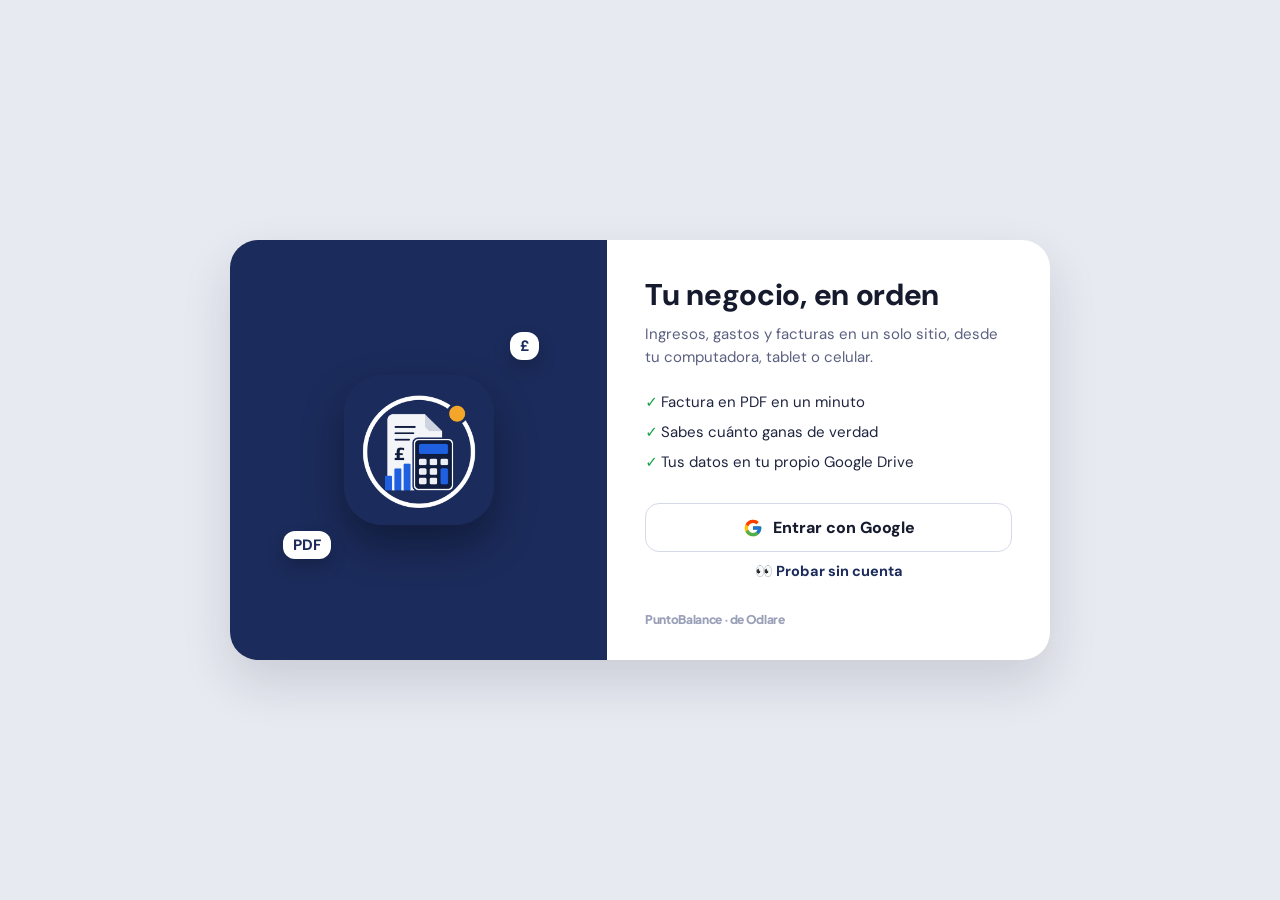
<file: puntobalance/index.html>
<!DOCTYPE html>
<html lang="es">
<head>
<meta charset="utf-8">
<meta name="viewport" content="width=device-width, initial-scale=1">
<script>(function(){try{var t=localStorage.getItem('pb_tema')||'claro';if(t==='auto')t=window.matchMedia&&matchMedia('(prefers-color-scheme: dark)').matches?'oscuro':'claro';document.documentElement.setAttribute('data-tema',t);}catch(e){}})();</script>
<title>PuntoBalance</title>
<meta name="theme-color" content="#1B2B5B">
<link rel="manifest" href="manifest.json">
<link rel="icon" href="iconos/favicon-48.png" type="image/png">
<link rel="apple-touch-icon" href="iconos/apple-touch-icon.png">
<script src="config.js"></script>
<script src="instalar.js"></script>
<script src="lib/jspdf.umd.min.js" defer></script>
<script src="motor.js"></script>
<script src="Code.js"></script>
<script src="demo.js"></script>
<script src="pdf.js"></script>
<script src="cuenta.js"></script>
<script src="datos.js"></script>
<script src="importar.js"></script>
<script src="licencia.js"></script>
<script src="app.js"></script>
<link href="https://fonts.googleapis.com/css2?family=DM+Sans:wght@400;500;700&family=Plus+Jakarta+Sans:wght@800&display=swap" rel="stylesheet">
<style>
/* ===== Caparazón (menú lateral) ===== */

  :root { --rail:#1B2B5B; --rail2:#24386F; --ink:#151A2D; --text:#1F2540; --muted:#6B7194; --line:#E6E8F1; --bg:#F4F5FA; --card:#FFFFFF; --accent:#4F46E5; --ok:#12B76A; --bad:#D92D20; }
  * { box-sizing: border-box; }
  html, body { margin: 0; height: 100%; }
  body { font-family: 'DM Sans', system-ui, -apple-system, 'Segoe UI', sans-serif; color: var(--text); font-size: 14px; background: var(--bg); overflow: hidden; }
  button { font: inherit; color: inherit; cursor: pointer; }
  button:focus-visible { outline: 3px solid #A5A0FF; outline-offset: 2px; }
  .app { display: flex; height: 100%; }
  .rail { width: 248px; flex: none; background: var(--rail); color: #C9CCE0; padding: 20px 22px 18px; display: flex; flex-direction: column; overflow: auto; }
  .rail img { display: block; width: 140px; height: 68px; object-fit: contain; object-position: left center; filter: brightness(0) invert(1); }
  .rail .marca { display: flex; align-items: center; gap: 10px; color: #fff; font-weight: 800; font-size: 19px; letter-spacing: -.01em; margin: 2px 0 2px; }
  .rail .marca .mi { width: 44px; height: 44px; border-radius: 12px; background: #1B2B5B; box-shadow: 0 0 0 1.5px rgba(255,255,255,.28), 0 4px 12px rgba(0,0,0,.25); flex: none; }
  .rail #sh-logo[hidden] { display: none; }
  .rail .period { margin-top: 14px; background: var(--rail2); border-radius: 14px; padding: 12px 16px; }
  .rail .period small { display: block; font-size: 11px; color: #9DB0E0; margin-bottom: 3px; }
  .rail .period b { color: #fff; font-size: 15px; font-weight: 500; }
  .rail .gap { height: 12px; }
  /* 5.0.0-alpha8: selector de negocio */
  .negsel { position: relative; margin-top: 12px; }
  .negsel > button { width: 100%; text-align: left; border: 0; border-radius: 14px; background: var(--rail2); color: #fff; padding: 9px 12px; display: flex; align-items: center; gap: 10px; }
  .negsel > button .nt { display: flex; flex-direction: column; gap: 1px; min-width: 0; }
  .negsel .lt { width: 56px; height: 36px; border-radius: 9px; background: #fff; display: grid; place-items: center; overflow: hidden; flex: none; }
  .negsel .lt img { display: block; width: auto; height: auto; max-width: 50px; max-height: 28px; filter: none; object-fit: contain; }
  .negsel .lt b { font-size: 10px; font-weight: 800; color: #1B2B5B; }
  .negsel .nl .lt { width: 46px; height: 30px; border: 1px solid #E6E8F1; }
  .negsel .nl .lt img { max-width: 40px; max-height: 22px; }
  .negsel > button small { font-size: 11px; color: #9DB0E0; }
  .negsel > button b { font-size: 14px; font-weight: 600; display: flex; align-items: center; gap: 7px; }
  .negsel .ndot { width: 10px; height: 10px; border-radius: 50%; flex: none; display: inline-block; }
  .negsel .nl { position: absolute; left: 0; right: 0; top: calc(100% + 6px); background: #fff; border-radius: 14px; padding: 6px; box-shadow: 0 14px 34px rgba(0,0,0,.35); z-index: 70; display: none; }
  .negsel.open .nl { display: block; }
  .negsel .nl button { width: 100%; border: 0; background: none; text-align: left; display: flex; align-items: center; gap: 8px; padding: 9px 10px; border-radius: 9px; font-size: 13.5px; color: #151A2D; }
  .negsel .nl button:hover { background: #F2F4FA; }
  .negsel .nl button[aria-pressed="true"] { background: #EEF2FF; font-weight: 700; }
  .negsel .nl .add { color: #1E60E0; font-weight: 700; border-top: 1px solid #EEF0F6; border-radius: 0 0 9px 9px; }
  .npill { display: inline-flex; align-items: center; gap: 5px; font-size: 11.5px; font-weight: 700; border-radius: 999px; padding: 2px 9px; white-space: nowrap; }
  .npill i { width: 7px; height: 7px; border-radius: 50%; display: inline-block; }
  .rail h3 { margin: 16px 0 4px; font-size: 11px; letter-spacing: .14em; text-transform: uppercase; color: #9DB0E0; font-weight: 500; }
  .rb { display: flex; align-items: center; gap: 12px; width: calc(100% + 20px); margin: 0 -10px; padding: 7px 10px; border: 0; background: none; text-align: left; border-radius: 10px; color: #E4E6F2; }
  .rb .i { width: 20px; height: 20px; flex: none; color: #B9C6EA; }
  .rb .t { flex: 1; font-size: 13.5px; }
  .rb:hover { background: var(--rail2); }
  .rb[aria-current="page"] { background: #1E60E0; color: #fff; }
  .rb[aria-current="page"] .i { color: #fff; }
  .rail .grow { flex: 1; min-height: 10px; }
  .rail .ver { margin-top: 10px; }
  .rail .ver .acerca { display: flex; align-items: center; justify-content: center; gap: 6px; width: 100%; background: none; border: 0; border-radius: 10px; padding: 8px 6px; color: #B9C6EA; font-size: 12px; white-space: nowrap; }
  .rail .ver .acerca svg { width: 15px; height: 15px; flex: none; }
  .rail .ver .acerca .pbi { width: 22px; height: 22px; border-radius: 6px; background: #1B2B5B; box-shadow: 0 0 0 1px rgba(255,255,255,.3); }
  .rail .ver .acerca:hover, .rail .ver .acerca[aria-current="page"] { background: var(--rail2); color: #fff; }
  .rail .ver .acerca .pdot { display: none; width: 8px; height: 8px; border-radius: 50%; background: #F4A62A; }
  .rail .ver .acerca.pb-nueva .pdot { display: inline-block; }
  .mtop .mb, .tb #mb-more { position: relative; }
  .mtop .mb.pb-nueva::after, .tb #mb-more.pb-nueva::after { content: ""; position: absolute; top: 6px; right: 6px; width: 9px; height: 9px; border-radius: 50%; background: #F4A62A; border: 2px solid #fff; }
  .tb #mb-more.pb-nueva::after { right: calc(50% - 18px); }
  .odl { font-family: 'Plus Jakarta Sans', 'DM Sans', system-ui, sans-serif; font-weight: 800; letter-spacing: -.03em; display: inline-flex; align-items: baseline; white-space: nowrap; line-height: 1; }
  .odl .o { display: inline-block; width: .865em; height: .865em; margin-right: -.094em; transform: translateY(.02em); }
  .odl .o svg { display: block; width: 100%; height: 100%; }
  .v-acerca { --ink:#151A2D; --muted:#6B7194; --line:#E6E8F1; height: 100%; overflow: auto; padding: 22px 30px 40px; background: var(--bg); }
  .v-acerca .hidden { display: none !important; }
  @media (min-width: 761px) { .v-acerca { padding-top: 54px; } }
  .v-acerca .ac-top { display: flex; align-items: center; gap: 14px; max-width: 760px; margin: 0 auto; }
  .v-acerca .rond { width: 46px; height: 46px; flex: none; border-radius: 50%; border: 0; background: #fff; box-shadow: 0 2px 10px rgba(21,26,45,.08); display: flex; align-items: center; justify-content: center; color: var(--ink); position: relative; }
  .v-acerca .rond svg { width: 22px; height: 22px; }
  .v-acerca .rond.on::after { content: ""; position: absolute; top: 9px; right: 10px; width: 10px; height: 10px; border-radius: 50%; background: #F4A62A; border: 2px solid #fff; }
  .v-acerca .ac-tt { flex: 1; }
  .v-acerca .ac-tt small { display: block; color: var(--muted); font-size: 13px; }
  .v-acerca .ac-tt h1 { margin: 0; font-size: 26px; font-weight: 800; letter-spacing: -.02em; color: var(--ink); }
  .v-acerca .ac-pg { max-width: 440px; margin: 0 auto; text-align: center; }
  .v-acerca .ico { width: 116px; height: 116px; margin: 26px auto 16px; border-radius: 28px; background: #1B2B5B; box-shadow: 0 16px 34px rgba(27,43,91,.32); overflow: hidden; }
  .v-acerca .ico svg { width: 100%; height: 100%; display: block; }
  .v-acerca h2 { margin: 0; font-size: 28px; font-weight: 800; color: var(--ink); letter-spacing: -.01em; }
  .v-acerca .ac-ver { font-size: 17px; margin-top: 6px; color: var(--ink); }
  .v-acerca .ac-fe { font-size: 13.5px; color: var(--muted); margin-top: 4px; }
  .v-acerca .ac-upd, .v-acerca .ac-nov { background: #fff; border: 1px solid var(--line); border-radius: 16px; padding: 14px 16px; margin-top: 18px; text-align: left; }
  .v-acerca .st { font-weight: 700; font-size: 14.5px; color: var(--ink); }
  .v-acerca .st.ok { color: #12804A; }
  .v-acerca .st.bad { color: #B42318; }
  .v-acerca .sm { font-size: 12.5px; color: var(--muted); margin-top: 3px; }
  .v-acerca ul { margin: 8px 0 0 18px; padding: 0; font-size: 13px; color: #3A4058; line-height: 1.55; }
  .v-acerca .bt2 { display: flex; gap: 8px; margin-top: 12px; flex-wrap: wrap; }
  .v-acerca .bt2 button { flex: 1; min-width: 150px; height: 42px; border-radius: 12px; font-weight: 700; font-size: 13.5px; border: 1.5px solid #1B2B5B; background: #fff; color: #1B2B5B; }
  .v-acerca .bt2 button.amb { background: #F4A62A; border-color: #F4A62A; color: #151A2D; }
  .v-acerca .ac-nov h3 { margin: 0 0 6px; font-size: 15px; color: var(--ink); }
  .v-acerca .nv { padding: 8px 0; border-top: 1px solid var(--line); }
  .v-acerca .nv:first-of-type { border-top: 0; }
  .v-acerca .nv b { color: var(--ink); }
  .v-acerca .nv small { color: var(--muted); margin-left: 6px; }
  .v-acerca hr { border: 0; border-top: 1px solid var(--line); margin: 24px 0 18px; }
  .v-acerca .ac-hp { color: var(--muted); font-size: 14px; }
  .v-acerca .ac-odl { margin: 8px 0 4px; }
  .v-acerca .ac-wil { font-weight: 700; font-size: 17px; color: var(--ink); }
  .v-acerca .ac-esc { display: inline-flex; align-items: center; gap: 8px; margin-top: 16px; padding: 11px 30px; border-radius: 14px; border: 1.5px solid #1B2B5B; color: #1B2B5B; font-weight: 800; font-size: 15px; text-decoration: none; background: #fff; }
  .v-acerca .ac-mail { color: var(--muted); font-size: 13.5px; margin-top: 8px; }
  .v-acerca .ac-mail a { color: inherit; }
    html.sin-uc .uc-t { display: none; }
  .v-acerca .ac-pol { display: inline-block; margin-top: 12px; color: #1E60E0; font-weight: 700; font-size: 14px; }
  .v-acerca .ac-cp { color: #8A8FB0; font-size: 12.5px; margin-top: 10px; }

  #vista { flex: 1; min-width: 0; height: 100%; overflow: hidden; }
  #vista > * { height: 100%; }
  @media (max-height: 760px) { .rail img { height: 56px; width: 115px; } .rb { padding: 5px 10px; } .rail h3 { margin-top: 10px; } }

/* ===== 5.0.0-alpha17 · Menú escondido también en laptop y tablet ===== */
  .rail .rx { margin-left: auto; width: 34px; height: 34px; flex: none; border: 0; border-radius: 9px; background: rgba(255,255,255,.1); color: #fff; font-size: 15px; display: grid; place-items: center; }
  .rail .rx:hover { background: rgba(255,255,255,.2); }
  .mtop .tmi { width: 30px; height: 30px; flex: none; border-radius: 50%; }
  @media (min-width: 761px) {
    .app { flex-direction: column; }
    .rail { position: fixed; left: 0; top: 0; bottom: 0; width: 280px; z-index: 60; transform: translateX(-100%); visibility: hidden; transition: transform .22s ease, visibility 0s linear .22s; }
    .rail.open { transform: none; visibility: visible; transition: transform .22s ease; box-shadow: 12px 0 40px rgba(0,0,0,.35); }
    .bd.open { display: block; position: fixed; inset: 0; background: rgba(10,12,28,.45); z-index: 55; }
    body .mtop { display: flex; height: 58px; flex: none; background: #1B2B5B; align-items: center; gap: 12px; padding: 0 18px; color: #fff; }
    .mtop .mb { width: 42px; height: 42px; border-radius: 11px; border: 0; background: rgba(255,255,255,.12); display: grid; place-items: center; color: #fff; }
    .mtop .mb:hover { background: rgba(255,255,255,.22); }
    .mtop .tmi { width: 36px; height: 36px; }
    .mtop b { font-size: 17px; font-weight: 800; color: #fff; letter-spacing: -.01em; }
    .mtop .tpn, .mtop i { border: 0; border-radius: 10px; padding: 6px 12px; background: rgba(255,255,255,.12); color: #fff; font-style: normal; font-weight: 700; font-size: 13px; text-align: left; line-height: 1.25; }
    .mtop .tpn { margin-left: auto; max-width: 260px; overflow: hidden; text-overflow: ellipsis; white-space: nowrap; }
    .mtop .tpn:hover { background: rgba(255,255,255,.22); }
    .mtop .tpn::before, .mtop i::before { display: block; font-size: 10.5px; font-weight: 500; color: #AFC3F5; }
    .mtop .tpn::before { content: 'Negocio'; }
    .mtop i::before { content: 'Periodo UC'; }
    html.sin-uc .mtop i::before { content: 'Periodo'; }
    #vista { flex: 1; height: auto; min-height: 0; }
  }
  @media (max-width: 760px) { .mtop .tpn { display: none; } }

/* ===== Celular ===== */
  .mtop, .tb, .bd { display: none; }
  @media (max-width: 760px) {
    .app { flex-direction: column; }
    .rail { position: fixed; left: 0; top: 0; bottom: 0; width: 272px; z-index: 60; transform: translateX(-100%); transition: transform .22s ease; }
    .rail.open { transform: none; box-shadow: 12px 0 40px rgba(0,0,0,.4); }
    .bd.open { display: block; position: fixed; inset: 0; background: rgba(10,12,28,.45); z-index: 55; }
    .mtop { display: flex; height: 54px; flex: none; background: #fff; border-bottom: 1px solid var(--line); align-items: center; gap: 12px; padding: 0 14px; }
    .mtop .mb { width: 40px; height: 40px; border-radius: 10px; border: 1px solid var(--line); background: var(--bg); display: flex; align-items: center; justify-content: center; color: var(--text); }
    .mtop b { font-size: 15px; color: var(--ink); }
    .mtop i { margin-left: auto; font-style: normal; font-weight: 600; font-size: 12px; color: var(--accent); background: #EEF0FF; border-radius: 999px; padding: 6px 11px; }
    .tb { display: flex; position: fixed; left: 0; right: 0; bottom: 0; height: 62px; background: #fff; border-top: 1px solid var(--line); z-index: 30; }
    .tb button { flex: 1; border: 0; background: none; display: flex; flex-direction: column; align-items: center; justify-content: center; gap: 3px; font-size: 11px; font-weight: 600; color: var(--muted); }
    .tb button[aria-current="page"] { color: var(--accent); }
    #vista { flex: 1; height: auto; min-height: 0; }
    .v-acerca { padding: 16px 16px 90px !important; }
    .v-inicio, .v-form, .v-panel, .v-dashboard { padding-left: 16px !important; padding-right: 16px !important; padding-bottom: 84px !important; }
    .v-inicio .hero, .v-inicio .list { grid-template-columns: 1fr !important; }
    .v-inicio, .v-dashboard { overflow-x: hidden; }
    .v-dashboard .wrap { padding: 16px 0 0 !important; }
    .v-dashboard .resumen > :last-child { grid-column: 1 / -1; }
    .v-inicio .list > *, .v-inicio .hero > *, .v-dashboard .resumen > *, .v-dashboard .two > * { min-width: 0; }
    .v-dashboard .resumen { grid-template-columns: repeat(2, 1fr) !important; }
    .v-form .reg { flex-wrap: wrap; }
    .v-form .reg .acc { width: 100%; }
    .v-form #lista-reg { max-height: none; }
    .v-form .top, .v-form .scroll, .v-form .foot { padding-left: 16px !important; padding-right: 16px !important; }
    .v-form .foot { padding-bottom: 76px; }
  }

/* ===== Inicio ===== */

  .v-inicio { height: 100%; overflow: auto; padding: 28px 30px 26px; position: relative; }
  .v-inicio * { box-sizing: border-box; }
  .v-inicio button { font: inherit; color: inherit; cursor: pointer; border: 0; background: none; padding: 0; text-align: left; }
  .v-inicio button:disabled { opacity: .55; cursor: progress; }
  .v-inicio .i { width: 20px; height: 20px; flex: none; }
  .v-inicio h1 { margin: 0; font-size: 26px; letter-spacing: -.02em; color: var(--ink); font-weight: 700; }
  .v-inicio .lead { margin: 4px 0 16px; color: var(--muted); font-size: 13.5px; }
  .v-inicio .estado { display: grid; grid-template-columns: repeat(4, minmax(0, 1fr)); gap: 12px; margin-bottom: 18px; }
  .v-inicio .estado .card { display: flex; align-items: center; gap: 12px; background: var(--card); border: 1px solid var(--line); border-radius: 16px; padding: 12px 14px; cursor: default; }
  .v-inicio .estado .ic { width: 40px; height: 40px; border-radius: 12px; display: grid; place-items: center; font-size: 19px; flex: none; }
  .v-inicio .estado small { display: block; font-size: 11.5px; color: var(--muted); }
  .v-inicio .estado b { font-size: 15.5px; color: var(--ink); }
  .v-inicio .estado .ok { color: #12804A; } .v-inicio .estado .warn { color: #C2410C; }
  /* 5.0.0-alpha20: tarjeta HMRC con «desde» y «fecha límite» */
  .v-inicio .estado .card.hm { align-items: flex-start; }
  .v-inicio .estado .hmb { flex: 1; min-width: 0; }
  .v-inicio .estado .hmc { display: flex; margin-top: 3px; }
  .v-inicio .estado .hmc > div { flex: 1; min-width: 0; }
  .v-inicio .estado .hmc > div + div { border-left: 1px solid var(--line); padding-left: 10px; margin-left: 10px; }
  .v-inicio .estado .hmc i { display: block; font-style: normal; font-size: 9.5px; font-weight: 700; letter-spacing: .05em; text-transform: uppercase; color: var(--muted); white-space: nowrap; }
  .v-inicio .estado .hmc i.ok { color: #12804A; }
  .v-inicio .estado .hmc b { display: block; font-size: 14.5px; white-space: nowrap; }
  .v-inicio .estado .hmc em { display: block; font-style: normal; font-size: 11px; font-weight: 700; color: var(--muted); white-space: nowrap; }
  .v-inicio .estado .hmc em.warn { color: #C2410C; } .v-inicio .estado .hmc em.ok { color: #12804A; } .v-inicio .estado .hmc em.err { color: #B91C1C; }
  .v-inicio .estado .hmok { margin-top: 7px; border: 1.5px solid var(--line); background: var(--card); color: var(--ink); border-radius: 9px; padding: 4px 10px; font: inherit; font-size: 12px; font-weight: 700; cursor: pointer; }
  .v-inicio .estado .hmok.hidden { display: none; }
  .v-inicio .estado .hmp { color: var(--ink); font-weight: 700; font-size: 12.5px; }
  @media (max-width: 760px) { .v-inicio .estado .card.hm { grid-column: 1 / -1; } }
  .v-inicio h2.qq { margin-top: 4px; }
  @media (max-width: 1100px) { .v-inicio .estado { grid-template-columns: repeat(2, minmax(0, 1fr)); } }
  html[data-tema="oscuro"] .v-inicio .estado .ic { background: #1C2A52 !important; }
  .v-inicio .hero { display: grid; grid-template-columns: 1fr 1fr; gap: 14px; }
  .v-inicio .h { display: flex; flex-direction: column; gap: 22px; padding: 18px 18px 16px; border-radius: 18px; min-height: 124px; justify-content: space-between; align-items: flex-start; transition: transform .12s; }
  .v-inicio .h .ib2 { width: 40px; height: 40px; border-radius: 12px; display: flex; align-items: center; justify-content: center; }
  .v-inicio .h b { display: block; font-size: 16px; font-weight: 700; }
  .v-inicio .h small { display: block; margin-top: 2px; font-size: 12.5px; opacity: .75; }
  .v-inicio .h.p { background: linear-gradient(135deg, #4F46E5, #6D5DF0); color: #fff; box-shadow: 0 8px 22px rgba(79,70,229,.28); }
  .v-inicio .h.p .ib2 { background: rgba(255,255,255,.18); }
  .v-inicio .h.s { background: var(--card); border: 1px solid var(--line); color: var(--ink); }
  .v-inicio .h.s .ib2 { background: #EEF0FA; color: var(--accent); }
  .v-inicio .h:hover { transform: translateY(-1px); }
  .v-inicio h2 { margin: 26px 0 10px; font-size: 11px; letter-spacing: .14em; text-transform: uppercase; color: var(--muted); font-weight: 700; }
  .v-inicio .list { display: grid; grid-template-columns: 1fr 1fr; gap: 10px; }
  .v-inicio .row { display: flex; align-items: center; gap: 12px; background: var(--card); border: 1px solid var(--line); border-radius: 14px; padding: 11px 14px; width: 100%; }
  .v-inicio .row:hover { border-color: #C7C9F5; box-shadow: 0 4px 14px rgba(79,70,229,.08); }
  .v-inicio .row .ib { width: 36px; height: 36px; border-radius: 10px; background: #EEF0FA; color: var(--accent); display: flex; align-items: center; justify-content: center; flex: none; }
  .v-inicio .row .tx { flex: 1; min-width: 0; }
  .v-inicio .row b { display: block; font-size: 13.5px; font-weight: 500; color: var(--ink); }
  .v-inicio .row small { display: block; font-size: 11.5px; color: var(--muted); margin-top: 1px; white-space: nowrap; overflow: hidden; text-overflow: ellipsis; }
  .v-inicio .row .ch { width: 16px; height: 16px; color: #B4B8D0; }
  .v-inicio .row:hover .ch { color: var(--accent); }
  .v-inicio .pill { font-size: 11px; font-weight: 700; padding: 2px 9px; border-radius: 999px; background: #DCFCE7; color: #166534; flex: none; }
  .v-inicio .pill.warn { background: #FEF0C7; color: #B54708; }
  .v-inicio .sw { width: 34px; height: 20px; border-radius: 999px; background: #CDD1E3; position: relative; transition: background .15s; flex: none; }
  .v-inicio .sw::after { content: ''; position: absolute; top: 2px; left: 2px; width: 16px; height: 16px; border-radius: 50%; background: #fff; transition: left .15s; }
  .v-inicio .row.on .sw { background: var(--ok); } .v-inicio .row.on .sw::after { left: 16px; }
  .v-inicio #h-msg { font-size: 13px; line-height: 1.4; min-height: 20px; margin-top: 8px; color: var(--muted); }
  .v-inicio #h-msg.ok { color: #166534; } .v-inicio #h-msg.err { color: var(--bad); }
  .v-inicio #rev { display: none; position: absolute; inset: 0; background: rgba(244,245,250,.95); padding: 28px 30px; z-index: 5; }
  .v-inicio #rev .card { background: var(--card); border: 1px solid var(--line); border-radius: 18px; padding: 20px 22px; max-height: 100%; overflow: auto; }
  .v-inicio #rev h3 { margin: 0 0 10px; font-size: 17px; color: var(--ink); display: flex; justify-content: space-between; align-items: center; }
  .v-inicio #rev ul { margin: 0; padding-left: 18px; line-height: 1.7; }
  .v-inicio #rev .x { width: 30px; height: 30px; border-radius: 8px; display: flex; align-items: center; justify-content: center; color: var(--muted); }
  .v-inicio #rev .x:hover { background: #F0F1F7; }
  @media (max-width: 900px) { .v-inicio .list, .v-inicio .hero { grid-template-columns: 1fr; } }

/* ===== Facturas y PDF ===== */
.v-panel {
    --ink: #151A2D; --text: #1F2540; --muted: #6B7194; --line: #E3E6F0; --bg: #F4F5FA;
    --card: #FFFFFF; --accent: #4F46E5; --accent-soft: #EEF0FA;
    --ok: #12B76A; --ok-soft: #DCFCE7; --warn: #B54708; --warn-soft: #FEF3C7; --bad: #D92D20; --bad-soft: #FEE4E2;
  }
.v-panel * { box-sizing: border-box; }
.v-panel .i { width: 18px; height: 18px; flex: none; }
.v-panel { flex: 1; min-width: 0; height: 100%; overflow: auto; padding: 26px 30px 24px; }
.v-panel h1 { margin: 0; font-size: 24px; letter-spacing: -.02em; color: var(--ink); font-weight: 700; }
.v-panel .lead { margin: 4px 0 18px; color: var(--muted); font-size: 13px; }
.v-panel label { display: block; font-size: 12px; color: var(--muted); margin-bottom: 4px; }
.v-panel select:focus-visible, .v-panel button:focus-visible { outline: 3px solid #A5A0FF; outline-offset: 2px; }
.v-panel .tiles { display: grid; grid-template-columns: repeat(4, 1fr); gap: 12px; margin-bottom: 20px; }
.v-panel .tile { background: var(--card); border: 1px solid var(--line); border-radius: 16px; padding: 15px 17px; }
.v-panel .tile.t-ing { background: linear-gradient(135deg, #4F46E5, #6D5DF0); border: 0; box-shadow: 0 8px 20px rgba(79,70,229,.25); }
.v-panel .tile.t-gas { background: linear-gradient(135deg, #DC5A56, #E9766F); border: 0; box-shadow: 0 8px 20px rgba(220,90,86,.22); }
.v-panel .tile.t-gan { background: linear-gradient(135deg, #15803D, #1F9A50); border: 0; box-shadow: 0 8px 20px rgba(21,128,61,.24); }
.v-panel .tile.t-pen { background: linear-gradient(135deg, #E8590C, #F27A25); border: 0; box-shadow: 0 8px 20px rgba(232,89,12,.24); }
.v-panel .tile.t-ing .k, .v-panel .tile.t-ing .s, .v-panel .tile.t-gas .k, .v-panel .tile.t-gas .s, .v-panel .tile.t-gan .k, .v-panel .tile.t-gan .s, .v-panel .tile.t-pen .k, .v-panel .tile.t-pen .s { color: rgba(255,255,255,.88); }
.v-panel .tile.t-ing .v, .v-panel .tile.t-gas .v, .v-panel .tile.t-gan .v, .v-panel .tile.t-pen .v { color: #fff !important; }
.v-panel .tile.t-cero { background: #fff; border: 1px solid var(--line); box-shadow: none; }
.v-panel .tile.t-cero .k, .v-panel .tile.t-cero .s { color: #3B3F55; }
.v-panel .tile.t-cero .v { color: #000 !important; }
.v-panel .tile .k { color: var(--muted); font-size: 12px; }
.v-panel .tile .v { font-size: 24px; font-weight: 700; letter-spacing: -.02em; color: var(--ink); margin: 5px 0 3px; font-variant-numeric: tabular-nums; }
.v-panel .tile .s { color: var(--muted); font-size: 12px; }
.v-panel .pos { color: var(--ok) !important; }
.v-panel .neg { color: var(--bad) !important; }
.v-panel nav { display: flex; gap: 4px; background: #EDEEF6; padding: 3px; border-radius: 11px; width: max-content; margin-bottom: 14px; }
.v-panel nav button { font: inherit; font-weight: 500; border: 0; background: transparent; color: var(--muted); padding: 8px 16px; border-radius: 8px; cursor: pointer; }
.v-panel nav button[aria-selected="true"] { background: var(--card); color: var(--ink); box-shadow: 0 1px 3px rgba(21,26,45,.14); }
.v-panel nav .count { margin-left: 6px; font-size: 12px; background: var(--bad-soft); color: var(--bad); border-radius: 999px; padding: 1px 7px; }
.v-panel .card { background: var(--card); border: 1px solid var(--line); border-radius: 18px; overflow: hidden; }
.v-panel table { width: 100%; border-collapse: collapse; }
.v-panel th { text-align: left; font-size: 10.5px; font-weight: 500; letter-spacing: .1em; text-transform: uppercase; color: var(--muted); background: #FAFAFD; padding: 12px 12px; }
.v-panel td { padding: 13px 12px; border-top: 1px solid #ECEEF6; }
.v-panel .r { text-align: right; font-variant-numeric: tabular-nums; }
.v-panel .pill { display: inline-block; padding: 2px 9px; border-radius: 999px; font-size: 12px; font-weight: 700; }
.v-panel .PAID { background: var(--ok-soft); color: #166534; }
.v-panel .PENDING { background: var(--warn-soft); color: #92400E; }
.v-panel .CANCELLED { background: #E5E7EB; color: #4B5563; text-decoration: line-through; }
.v-panel .actions { display: flex; gap: 6px; justify-content: flex-end; }
.v-panel .btn { white-space: nowrap; font: inherit; font-weight: 500; font-size: 13px; border-radius: 9px; padding: 7px 13px; cursor: pointer; border: 1px solid var(--line); background: var(--card); color: var(--text); }
.v-panel .btn:hover { border-color: var(--accent); color: var(--accent); }
.v-panel .btn.primary { background: var(--accent); border-color: var(--accent); color: #fff; }
.v-panel .btn.primary:hover { background: #4338CA; color: #fff; }
.v-panel .btn:disabled { opacity: .55; cursor: progress; }
.v-panel .scroll { max-height: 48vh; overflow: auto; }
.v-panel .bar { height: 8px; border-radius: 999px; background: #ECEEF6; overflow: hidden; min-width: 140px; }
.v-panel .bar i { display: block; height: 100%; background: var(--accent); border-radius: 999px; }
.v-panel .avisos { list-style: none; margin: 0; padding: 0; }
.v-panel .avisos li { padding: 12px 16px; border-top: 1px solid #ECEEF6; display: flex; gap: 10px; align-items: flex-start; }
.v-panel .avisos li:first-child { border-top: 0; }
.v-panel .dot { width: 9px; height: 9px; border-radius: 50%; margin-top: 5px; flex: none; }
.v-panel .dot.error { background: var(--bad); }
.v-panel .dot.aviso { background: #F79009; }
.v-panel .empty { padding: 34px; text-align: center; color: var(--muted); }
.v-panel .foot { display: flex; justify-content: space-between; align-items: center; margin-top: 14px; color: var(--muted); font-size: 12px; }
.v-panel #nota-bg { position: fixed; inset: 0; background: rgba(15,18,32,.55); display: none; align-items: center; justify-content: center; z-index: 20; padding: 20px; }
.v-panel #nota-bg.on { display: flex; }
.v-panel #nota-box { background: #fff; border-radius: 18px; width: 100%; max-width: 560px; padding: 24px 26px 20px; box-shadow: 0 24px 60px rgba(15,18,32,.35); }
.v-panel #nota-box h3 { margin: 0 0 4px; font-size: 18px; letter-spacing: -.01em; color: var(--ink); }
.v-panel #nota-box p { margin: 0 0 12px; color: var(--muted); font-size: 13px; }
.v-panel #nota-box textarea { width: 100%; min-height: 110px; resize: vertical; font: inherit; font-size: 14px; padding: 11px 12px; border: 1px solid var(--line); border-radius: 10px; color: var(--ink); }
.v-panel #nota-box textarea:focus-visible { outline: 3px solid #A5A0FF; outline-offset: 1px; }
.v-panel #nota-box .chk { display: flex; align-items: center; gap: 8px; margin: 12px 0 0; font-size: 13px; color: var(--muted); cursor: pointer; }
.v-panel #nota-box .bot { display: flex; justify-content: flex-end; gap: 8px; margin-top: 18px; }
.v-panel #toast { position: fixed; left: 50%; bottom: 20px; transform: translateX(-50%); background: var(--ink); color: #fff; padding: 11px 16px; border-radius: 10px; font-size: 13px; display: none; max-width: 80%; }
.v-panel #toast a { color: #C7C3FA; margin-left: 8px; }
.v-panel .loading { padding: 60px; text-align: center; color: var(--muted); }
@media (max-width: 760px) {
.v-panel .tiles { grid-template-columns: repeat(2, 1fr); }
}
@media (prefers-reduced-motion: no-preference) {
.v-panel .tile .v { transition: color .2s; }
}
.v-panel .phead { display: flex; justify-content: space-between; align-items: flex-end; gap: 16px; flex-wrap: wrap; margin-bottom: 4px; }
.v-panel .phead .lead { margin-bottom: 14px; }
.v-panel .pfil { margin-bottom: 14px; }
.v-panel .pfil label { margin: 0 0 4px 2px; }
.v-panel .pfil select { height: 42px; min-width: 240px; padding: 0 12px; background: var(--card); border: 1px solid var(--line); border-radius: 10px; font: inherit; font-weight: 600; color: var(--ink); }

/* ===== Formularios ===== */
.v-form { --rail:#1B2B5B; --rail2:#24386F; --ink:#151A2D; --text:#1F2540; --muted:#6B7194; --line:#E6E8F1; --bg:#F6F6FA; --card:#FFFFFF; --accent:#4F46E5; --accent-soft:#EEF0FA; --ok:#12B76A; --bad:#D92D20; }
.v-form * { box-sizing: border-box; }
.v-form .i { width: 18px; height: 18px; flex: none; }
.v-form { flex: 1; min-width: 0; display: flex; flex-direction: column; height: 100%; }
.v-form .top { padding: 26px 30px 6px; }
.v-form .top h1 { margin: 0; font-size: 24px; letter-spacing: -.02em; color: var(--ink); font-weight: 700; }
.v-form .top p { margin: 4px 0 0; color: var(--muted); font-size: 13px; }
.v-form .scroll { flex: 1; overflow: auto; padding: 14px 30px 10px; }
.v-form section { display: none; background: var(--card); border: 1px solid var(--line); border-radius: 18px; padding: 22px; }
.v-form section.on { display: block; }
/* 5.0.0-alpha8: ingreso y gasto con el formulario arriba y los movimientos abajo, a todo lo ancho */
.v-form section.dual, .v-form section.lista { background: none; border: 0; padding: 0; }
.v-form section.dual.on { display: block; }
.v-form section.dual .fcol { background: var(--card); border: 1px solid var(--line); border-radius: 18px; padding: 20px 22px; display: grid; grid-template-columns: minmax(0, 1fr) 300px; gap: 12px 16px; align-items: start; }
.v-form section.dual .fcol > .grid { grid-column: 1 / -1; grid-template-columns: repeat(auto-fill, minmax(165px, 1fr)); gap: 12px 14px; }
.v-form section.dual .fcol > .grid > .full { grid-column: span 2; }
.v-form section.dual .fcol > .grid > .wide { grid-column: span 2; }
.v-form section.dual .fcol > .preview { grid-column: 2; grid-row: 2; margin-top: 0; }
.v-form section.dual .fcol > .taxline { grid-column: 1; grid-row: 2; margin-top: 0; }
.v-form section.dual > .hist { margin-top: 16px; }
.v-form section.dual > .hist .tw { max-height: 640px; }
.v-form section.lista.on { display: grid; grid-template-columns: minmax(300px, 420px) minmax(0, 1fr); gap: 16px; align-items: start; }
.v-form section.lista > .fcol { background: var(--card); border: 1px solid var(--line); border-radius: 18px; padding: 20px 22px; }
.v-form section.lista .grid { grid-template-columns: 1fr 1fr; }
.v-form .negch { display: flex; gap: 6px; flex-wrap: wrap; }
.v-form .negch button { flex: 1; min-width: 110px; border: 1.5px solid var(--line); background: #fff; border-radius: 10px; padding: 9px 10px; font-weight: 700; font-size: 13px; display: flex; align-items: center; gap: 7px; justify-content: center; color: var(--ink); }
.v-form .negch button i { width: 9px; height: 9px; border-radius: 50%; display: inline-block; flex: none; }
.v-form .negch button[aria-pressed="true"] { border-color: #1E60E0; background: #F2F6FF; }
.v-form .hist .hoja.conneg th:nth-child(6) { width: 128px; } .v-form .hist .hoja.conneg th:nth-child(7) { width: 84px; } .v-form .hist .hoja.conneg th:nth-child(8) { width: 38px; }
.v-form .hist .hoja th.n, .v-form .hist .hoja td.n { width: 84px !important; overflow: hidden; text-overflow: ellipsis; }
.v-form .hist .hoja td .npill i { padding: 0 !important; width: 7px !important; height: 7px; border-radius: 50% !important; }
.v-form .hist .hoja td .npill { font-size: 10.5px; padding: 1px 8px; max-width: 100%; overflow: hidden; text-overflow: ellipsis; }
.v-form .hist .fil { flex-wrap: wrap; align-items: flex-end; }
.v-form .hist .fil .fd { flex: 0 0 150px; } .v-form .hist .fil .fd input { padding: 6px 10px; font-size: 12.5px; border-radius: 9px; }
.v-form .hist .fil .limpiar { flex: none; margin-bottom: 2px; }
.v-form .hist .sumbar { display: flex; gap: 26px; flex-wrap: wrap; align-items: center; background: #F4F6FC; border-radius: 12px; padding: 10px 14px; margin: 4px 0 10px; }
.v-form .hist .sumbar small { display: block; font-size: 11px; color: var(--muted); } .v-form .hist .sumbar b { font-size: 16px; color: var(--ink); font-variant-numeric: tabular-nums; }
.v-form .hist .sumbar .g { color: #12804A; } .v-form .hist .sumbar .r { color: #D92D20; } .v-form .hist .sumbar .nt { font-size: 11.5px; color: var(--muted); margin-left: auto; }
html[data-tema="oscuro"] .v-form .hist .sumbar { background: #18254C; } html[data-tema="oscuro"] .v-form .hist .sumbar .g { color: #4ADE80; } html[data-tema="oscuro"] .v-form .hist .sumbar .r { color: #F87171; }
.v-form .hist .hoja .ac { width: 66px !important; padding: 3px 5px; white-space: nowrap; }
.v-form .hist .hoja th.ac { color: #C9D0E6; }
.v-form .hist .hoja .ac button { width: 26px; height: 24px; border-radius: 7px; border: 1px solid transparent; display: inline-grid; place-items: center; padding: 0; cursor: pointer; margin-right: 3px; }
.v-form .hist .hoja .ac .ed { background: #E8F0FE; color: #1E60E0; border-color: #C9DAFC; } .v-form .hist .hoja .ac .del { background: #FDECEC; color: #D92D20; border-color: #F8C9C9; }
.v-form .hist .buscar { width: 100%; margin: 4px 0 6px; padding: 8px 12px; border: 1px solid var(--line); border-radius: 10px; font: inherit; font-size: 13px; }
.v-form .hist .hoja tr.sel td { background: #FFF7E0 !important; }
.v-form .hist .hoja tr[data-cli] { cursor: pointer; }
.v-form .editando { background: #FEF3C7; color: #78350F; border-radius: 10px; padding: 8px 12px; font-size: 13px; margin-bottom: 10px; display: flex; justify-content: space-between; gap: 8px; align-items: center; }
.v-form .editando button { border: 0; background: none; font: inherit; font-weight: 700; color: inherit; text-decoration: underline; cursor: pointer; }
/* 5.0.0-alpha21: eliminar de la lista */
.v-form .rdel { border: 1.5px solid #FCA5A5 !important; background: #FEF2F2 !important; color: #B91C1C !important; font-weight: 700; }
.v-form .rdel.hidden, .v-form .rnota.hidden { display: none; }
.v-form .rnota { font-size: 12px; color: var(--muted); margin-top: 8px; line-height: 1.35; }
.v-form .hist tr[data-lnom] { cursor: pointer; }
html[data-tema="oscuro"] .v-form .rdel { background: #3A1518 !important; border-color: #7F1D1D !important; color: #FCA5A5 !important; }
/* Mis negocios */
.v-form .apar { background: #F7F8FC; border: 1px solid var(--line); border-radius: 16px; padding: 16px 18px; margin-bottom: 16px; }
.v-form .apar > b { font-size: 15px; color: var(--ink); } .v-form .apar > p { margin: 4px 0 10px; color: var(--muted); font-size: 13px; }
.v-form .aps { display: flex; gap: 6px; flex-wrap: wrap; }
.v-form .aps button { flex: 1; min-width: 110px; border: 1.5px solid var(--line); background: #fff; border-radius: 10px; padding: 9px; font-weight: 700; font-size: 13px; color: var(--ink); }
.v-form .aps button[aria-pressed="true"] { border-color: #1E60E0; background: #F2F6FF; }
.v-form .mn { background: #F7F8FC; border: 1px solid var(--line); border-radius: 16px; padding: 16px 18px; margin-bottom: 16px; }
.v-form .mn > b { font-size: 15px; color: var(--ink); } .v-form .mn > p { margin: 4px 0 12px; color: var(--muted); font-size: 13px; }
.v-form .mn .nr { display: flex; align-items: center; gap: 12px; background: #fff; border: 1px solid var(--line); border-radius: 14px; padding: 10px 12px; margin-bottom: 8px; }
.v-form .mn .nr .lg { width: 84px; height: 46px; border-radius: 10px; background: #fff; border: 1px solid var(--line); display: grid; place-items: center; overflow: hidden; flex: none; }
.v-form .mn .nr .lg img { max-width: 74px; max-height: 34px; }
.v-form .mn .nr .tx { flex: 1; min-width: 0; } .v-form .mn .nr .tx b { display: flex; align-items: center; gap: 7px; color: var(--ink); } .v-form .mn .nr .tx small { color: var(--muted); font-size: 12px; }
.v-form .mn .nr .tx i { width: 10px; height: 10px; border-radius: 50%; display: inline-block; }
.v-form .mn .add { width: 100%; border: 1.5px dashed #9AA3C2; background: none; border-radius: 14px; padding: 11px; color: #1E60E0; font-weight: 700; }
.v-form .mn .ed { background: #fff; border: 1.5px solid #1E60E0; border-radius: 14px; padding: 14px; margin-bottom: 8px; }
.v-form .mn .ed .tipos { display: flex; gap: 6px; flex-wrap: wrap; }
.v-form .mn .ed .tipos button { flex: 1; min-width: 140px; text-align: left; border: 1.5px solid var(--line); background: #fff; border-radius: 10px; padding: 8px 10px; }
.v-form .mn .ed .tipos button b { display: block; font-size: 13px; } .v-form .mn .ed .tipos button small { color: var(--muted); font-size: 11.5px; }
.v-form .mn .ed .tipos button[aria-pressed="true"] { border-color: #1E60E0; background: #F2F6FF; }
.v-form .mn .ed .fila { display: flex; gap: 8px; flex-wrap: wrap; margin-top: 12px; align-items: center; }
.v-form .mn .ed .lgp { width: 100px; height: 54px; border-radius: 10px; background: #fff; border: 1px solid var(--line); display: grid; place-items: center; overflow: hidden; }
.v-form .mn .ed .lgp img { max-width: 90px; max-height: 44px; }
.v-form .mn .ed h4 { margin: 16px 0 4px; font-size: 14px; color: var(--ink); }
.v-form .mn .ed textarea { width: 100%; min-height: 64px; border: 1px solid var(--line); border-radius: 10px; padding: 9px 12px; font: inherit; font-size: 13.5px; resize: vertical; background: #F8F9FC; }
.v-form .mn .ed .fechas { display: flex; gap: 6px; flex-wrap: wrap; }
.v-form .mn .ed .fechas button { flex: 1; min-width: 110px; border: 1.5px solid var(--line); background: #fff; border-radius: 10px; padding: 8px; font-weight: 700; font-size: 13px; }
.v-form .mn .ed .fechas button[aria-pressed="true"] { border-color: #1E60E0; background: #F2F6FF; }
@media (max-width: 1100px) { .v-form section.lista.on { grid-template-columns: 1fr; } }
@media (max-width: 760px) { .v-form section.dual .fcol { grid-template-columns: 1fr; } .v-form section.dual .fcol > .preview, .v-form section.dual .fcol > .taxline { grid-column: 1; grid-row: auto; } .v-form section.dual .fcol > .grid > .full, .v-form section.dual .fcol > .grid > .wide { grid-column: 1 / -1; } }
.v-form .fcol { min-width: 0; }
/* 5.0.0-alpha18 · Clientes, Proveedores y Categorías: lista abajo a todo lo ancho */
.v-form .hist .hh.lh { flex-wrap: wrap; gap: 10px; justify-content: flex-start; }
.v-form .hist .hh.lh .cnt { background: #F4F6FC; border-radius: 8px; padding: 4px 10px; font-size: 12px; color: var(--muted); }
.v-form .hist .hh.lh .buscar { margin: 0 0 0 auto; width: 340px; max-width: 100%; padding: 7px 11px; font-size: 13px; border-radius: 9px; }
.v-form .hist table.hoja[class*="lst-"] { table-layout: auto; }
.v-form .hist table.hoja[class*="lst-"] th { width: auto !important; }
.v-form .hist table.hoja[class*="lst-"] td.x { max-width: 300px; }
.v-form .hist .hoja .corr { color: #9A5B00; font-size: 11.5px; font-weight: 600; }
.v-form section.dual .fcol > .grid > .editando { margin: 0; }
html[data-tema="oscuro"] .v-form .hist .hh.lh .cnt { background: #18254C; }
@media (max-width: 760px) { .v-form .hist .hh.lh .buscar { width: 100%; margin-left: 0; } }
/* 5.0.0-alpha17 · Ajustes en pestañas + ficha por negocio */
.v-form section#t-ajustes { background: none; border: 0; padding: 0; }
.v-form .ajtabs { display: inline-flex; gap: 4px; background: var(--card); border: 1px solid var(--line); border-radius: 14px; padding: 4px; margin-bottom: 14px; flex-wrap: wrap; }
.v-form .ajtabs button { border: 0; background: none; border-radius: 10px; padding: 9px 16px; font-weight: 700; font-size: 13.5px; color: var(--muted); }
.v-form .ajtabs button[aria-selected="true"] { background: #1B2B5B; color: #fff; }
.v-form .ajp .apar { background: var(--card); margin: 0; }
.v-form .mnw { display: grid; grid-template-columns: 280px minmax(0, 1fr); gap: 14px; align-items: start; }
.v-form .mnl { background: var(--card); border: 1px solid var(--line); border-radius: 18px; padding: 12px; display: flex; flex-direction: column; gap: 4px; position: sticky; top: 0; }
.v-form .mnl > label { padding: 4px 8px 2px; font-size: 10.5px; font-weight: 600; text-transform: uppercase; letter-spacing: .06em; }
.v-form .mni { width: 100%; display: flex; align-items: center; gap: 10px; border: 1.5px solid transparent; background: none; border-radius: 12px; padding: 9px; text-align: left; }
.v-form .mni:hover { background: #F4F6FC; }
.v-form .mni[aria-pressed="true"] { border-color: #1E60E0; background: #F2F6FF; }
.v-form .mni .tx, .v-form .mnh .tx { flex: 1; min-width: 0; display: flex; flex-direction: column; }
.v-form .mni .tx b { font-size: 14px; color: var(--ink); overflow: hidden; text-overflow: ellipsis; white-space: nowrap; }
.v-form .mni .tx small, .v-form .mnh .tx small { font-size: 11.5px; color: var(--muted); }
.v-form .mnw .lg { width: 56px; height: 36px; border-radius: 9px; background: #fff; border: 1px solid var(--line); display: grid; place-items: center; overflow: hidden; flex: none; }
.v-form .mnw .lg img { max-width: 50px; max-height: 30px; object-fit: contain; }
.v-form .mnw .lg b { width: 100%; height: 100%; display: grid; place-items: center; color: #fff; font-size: 11px; font-weight: 800; }
.v-form .mnl .add { width: 100%; margin-top: 6px; border: 1.5px dashed #9AA3C2; background: none; border-radius: 12px; padding: 11px; color: #1E60E0; font-weight: 700; }
.v-form .mnl .add[aria-pressed="true"] { border-style: solid; border-color: #1E60E0; background: #F2F6FF; }
.v-form .mned { background: var(--card); border: 1px solid var(--line); border-radius: 18px; padding: 16px 18px; min-width: 0; }
.v-form .mned #mn-msg:empty { display: none; }
.v-form .mned #mn-msg { margin: 0 0 10px; font-weight: 600; }
.v-form .mnw .ed { display: flex; flex-direction: column; gap: 12px; }
.v-form .mnh { display: flex; align-items: center; gap: 12px; flex-wrap: wrap; }
.v-form .mnh .lg { width: 76px; height: 48px; border-radius: 11px; }
.v-form .mnh .lg img { max-width: 68px; max-height: 40px; }
.v-form .mnh .tx b { font-size: 17px; color: var(--ink); }
.v-form .mnh .acts { display: flex; gap: 6px; }
.v-form .mnw .sc { border: 1px solid #EEF1F7; border-radius: 14px; padding: 14px 16px; }
.v-form .mnw .sc h3 { margin: 0 0 10px; font-size: 14px; color: var(--ink); display: flex; align-items: center; gap: 8px; }
.v-form .mnw .sc h3 small { font-weight: 500; color: var(--muted); font-size: 12px; }
.v-form .mnw .sc h3 i { font-style: normal; width: 24px; height: 24px; border-radius: 50%; background: #E8EFFD; color: #1E60E0; display: grid; place-items: center; font-size: 12px; flex: none; }
.v-form .mnw .g4 { display: grid; grid-template-columns: repeat(4, minmax(0, 1fr)); gap: 10px 12px; }
.v-form .mnw .g4 > div { min-width: 0; }
.v-form .mnw .g4 .c2 { grid-column: span 2; } .v-form .mnw .g4 .c4 { grid-column: 1 / -1; }
.v-form .mnw label { font-size: 10.5px; font-weight: 600; text-transform: uppercase; letter-spacing: .06em; margin-bottom: 4px; }
.v-form .mnw input { padding: 8px 11px; font-size: 13.5px; border-radius: 9px; min-height: 38px; }
.v-form .mnw textarea { width: 100%; min-height: 58px; border: 1px solid #DCDFEC; border-radius: 9px; padding: 8px 11px; font: inherit; font-size: 13.5px; resize: vertical; background: #FAFAFD; }
.v-form .mnw .tipos, .v-form .mnw .fechas { display: flex; gap: 6px; flex-wrap: wrap; }
.v-form .mnw .tipos button { flex: 1; min-width: 150px; text-align: left; border: 1.5px solid var(--line); background: #fff; border-radius: 10px; padding: 8px 10px; }
.v-form .mnw .tipos button b { display: block; font-size: 13px; } .v-form .mnw .tipos button small { color: var(--muted); font-size: 11.5px; }
.v-form .mnw .fechas button { flex: 1; min-width: 86px; border: 1.5px solid var(--line); background: #fff; border-radius: 10px; padding: 8px; font-weight: 700; font-size: 12.5px; }
.v-form .mnw .tipos button[aria-pressed="true"], .v-form .mnw .fechas button[aria-pressed="true"] { border-color: #1E60E0; background: #F2F6FF; }
.v-form .mnw .mnf { display: flex; gap: 8px; align-items: center; flex-wrap: wrap; }
.v-form .mnw .mnf .sp { flex: 1; }
.v-form .mnw .mnf .btn.primary { background: #1E60E0; border-color: #1E60E0; padding-left: 24px; padding-right: 24px; }
html[data-tema="oscuro"] .v-form .ajtabs, html[data-tema="oscuro"] .v-form .mnl, html[data-tema="oscuro"] .v-form .mned, html[data-tema="oscuro"] .v-form .ajp .apar { background: #131D38; border-color: #26365F; }
html[data-tema="oscuro"] .v-form .mnw .sc { border-color: #26365F; }
html[data-tema="oscuro"] .v-form .mni:hover { background: #1B2950; }
html[data-tema="oscuro"] .v-form .mni[aria-pressed="true"], html[data-tema="oscuro"] .v-form .mnl .add[aria-pressed="true"] { background: #1A2A55; }
html[data-tema="oscuro"] .v-form .mnw .tipos button, html[data-tema="oscuro"] .v-form .mnw .fechas button { background: #0F1830; border-color: #2C3D6B; color: #EEF1FA; }
html[data-tema="oscuro"] .v-form .mnw .tipos button[aria-pressed="true"], html[data-tema="oscuro"] .v-form .mnw .fechas button[aria-pressed="true"] { background: #1A2A55; border-color: #4C7DF0; }
html[data-tema="oscuro"] .v-form .mnw textarea { background: #0F1830; border-color: #2C3D6B; color: #EEF1FA; }
@media (max-width: 1000px) { .v-form .mnw { grid-template-columns: 1fr; } .v-form .mnl { position: static; } }
@media (max-width: 760px) {
  .v-form .ajtabs { display: flex; } .v-form .ajtabs button { flex: 1; padding: 9px 8px; font-size: 12.5px; }
  .v-form .mnw .g4 { grid-template-columns: repeat(2, minmax(0, 1fr)); }
  .v-form .mnw .g4 .c2 { grid-column: 1 / -1; }
}
/* 5.0.0-alpha16 · Nuevo ingreso / gasto: formulario compacto + tarjeta Resumen + «Elige tu negocio» */
.v-form .top { display: flex; align-items: flex-end; gap: 16px; flex-wrap: wrap; }
.v-form .top .tt { flex: 1; min-width: 200px; }
.v-form .foot.hidden { display: none !important; }
.v-form .negsel { position: relative; width: 290px; max-width: 100%; }
.v-form .negsel > label { text-transform: uppercase; font-weight: 600; letter-spacing: .06em; font-size: 10.5px; margin-bottom: 4px; }
.v-form #negsel-b { width: 100%; height: 44px; display: flex; align-items: center; gap: 10px; padding: 0 12px 0 7px; border: 1.5px solid #DCDFEC; background: #fff; border-radius: 12px; font: inherit; font-weight: 700; font-size: 14px; color: var(--ink); cursor: pointer; text-align: left; }
.v-form #negsel-b:hover, .v-form .negsel.open #negsel-b { border-color: #1E60E0; box-shadow: 0 0 0 3px rgba(30,96,224,.12); }
.v-form #negsel-b.falta { border-color: #F59E0B; padding-left: 12px; }
.v-form .negsel .nn { flex: 1; min-width: 0; overflow: hidden; text-overflow: ellipsis; white-space: nowrap; }
.v-form .negsel .ph { color: var(--muted); font-weight: 600; }
.v-form .negsel .ch { color: var(--muted); font-size: 12px; transition: transform .15s; }
.v-form .negsel.open .ch { transform: rotate(180deg); }
.v-form .negsel .nt { width: 46px; height: 30px; border-radius: 8px; background: #fff; border: 1px solid var(--line); display: grid; place-items: center; overflow: hidden; flex: none; }
.v-form .negsel .nt img { max-width: 42px; max-height: 26px; object-fit: contain; }
.v-form .negsel .nt b { width: 100%; height: 100%; display: grid; place-items: center; color: #fff; font-size: 11px; font-weight: 800; }
.v-form .negsel-l { display: none; position: absolute; z-index: 30; top: calc(100% + 6px); left: 0; right: 0; max-height: 360px; overflow: auto; background: #fff; border: 1px solid #DCDFEC; border-radius: 14px; box-shadow: 0 14px 34px rgba(27,43,91,.18); padding: 6px; }
.v-form .negsel.open .negsel-l { display: block; }
.v-form .negsel-l button { width: 100%; display: flex; align-items: center; gap: 10px; border: 0; background: none; border-radius: 9px; padding: 7px 8px; font: inherit; font-weight: 700; font-size: 13.5px; color: var(--ink); cursor: pointer; text-align: left; }
.v-form .negsel-l button:hover { background: #F2F5FC; }
.v-form .negsel-l button[aria-selected="true"] { background: #EEF3FE; }
.v-form .negsel-l .ok { color: #1E60E0; font-weight: 800; }
.v-form .negsel-l .add { color: #1E60E0; border-top: 1px solid var(--line); border-radius: 0 0 9px 9px; margin-top: 4px; padding: 10px; }
.v-form section.dual .fcol { grid-template-columns: minmax(0, 1fr) 270px; gap: 0 20px; padding: 16px 0 16px 20px; align-items: stretch; }
.v-form section.dual .fcol > .grid { grid-column: 1; grid-row: 1; grid-template-columns: repeat(4, minmax(0, 1fr)); gap: 10px 12px; align-content: start; }
.v-form section.dual .fcol > .grid > div { min-width: 0; }
.v-form section.dual .fcol > .grid > .c2 { grid-column: span 2; }
.v-form section.dual .fcol > .grid > .c3 { grid-column: span 3; }
.v-form section.dual .fcol > .grid > .c4 { grid-column: 1 / -1; }
.v-form section.dual .fcol > .taxline { grid-column: 1; grid-row: 2; margin-top: 10px; }
.v-form section.dual .fcol label { font-size: 10.5px; font-weight: 600; text-transform: uppercase; letter-spacing: .06em; margin-bottom: 4px; }
.v-form section.dual .fcol input, .v-form section.dual .fcol select { padding: 8px 11px; font-size: 13.5px; border-radius: 9px; min-height: 38px; }
.v-form section.dual .fcol .hint { font-size: 11px; margin-top: 3px; }
.v-form section.dual .fcol .link { font-size: 11.5px; margin-top: 4px; }
.v-form .resumen { grid-column: 2; grid-row: 1 / span 2; margin: -16px 0; padding: 16px 18px; background: #F7F9FE; border-left: 1px solid var(--line); border-radius: 0 18px 18px 0; display: flex; flex-direction: column; gap: 7px; min-width: 0; }
.v-form .resumen h3 { margin: 0 0 2px; font-size: 10.5px; text-transform: uppercase; letter-spacing: .08em; color: var(--muted); }
.v-form .resumen .rr { display: flex; justify-content: space-between; gap: 8px; font-size: 12.5px; color: var(--muted); }
.v-form .resumen .rr b { color: var(--ink); font-weight: 700; text-align: right; overflow-wrap: anywhere; }
.v-form .resumen .rt { border-top: 1px dashed #D4DAE8; margin-top: 4px; padding-top: 8px; display: flex; justify-content: space-between; align-items: baseline; color: var(--muted); font-weight: 600; font-size: 13px; }
.v-form .resumen .rt b { font-size: 28px; color: var(--ink); letter-spacing: -.02em; font-variant-numeric: tabular-nums; }
.v-form .resumen .btn.rg { width: 100%; height: 44px; margin-top: auto; font-size: 14.5px; background: #1E60E0; border-color: #1E60E0; color: #fff; }
.v-form .resumen .btn.rg:hover { background: #1A52C2; border-color: #1A52C2; }
.v-form .resumen .rl { width: 100%; height: 36px; }
.v-form .resumen .rmsg { font-size: 12px; line-height: 1.35; color: var(--muted); }
.v-form .resumen .rmsg:empty { display: none; }
.v-form .resumen .rmsg.ok { color: #166534; } .v-form .resumen .rmsg.err { color: var(--bad); }
.v-form .hist .hh { flex-wrap: wrap; justify-content: flex-start; }
.v-form .hist .hh .sumbar { display: inline-flex; gap: 6px; margin: 0 0 0 8px; padding: 0; background: none; flex-wrap: wrap; }
.v-form .hist .hh .sumbar > div { background: #F4F6FC; border-radius: 8px; padding: 4px 10px; display: flex; gap: 5px; align-items: baseline; }
.v-form .hist .hh .sumbar small { display: inline; font-size: 12px; }
.v-form .hist .hh .sumbar b { font-size: 13px; }
.v-form .hist .hh .sumbar .nt { margin-left: 0; background: none; }
.v-form .hist .fil .fq { flex: 1.6; }
.v-form .hist .fil .buscar { margin: 0; padding: 7px 10px; font-size: 12.5px; border-radius: 9px; }
html[data-tema="oscuro"] .v-form .resumen { background: #0F1830; border-color: #26365F; }
html[data-tema="oscuro"] .v-form .resumen .rt { border-color: #2C3D6B; }
html[data-tema="oscuro"] .v-form #negsel-b, html[data-tema="oscuro"] .v-form .negsel-l { background: #131D38; border-color: #2C3D6B; color: #EEF1FA; }
html[data-tema="oscuro"] .v-form .negsel-l button { color: #EEF1FA; }
html[data-tema="oscuro"] .v-form .negsel-l button:hover { background: #1B2950; }
html[data-tema="oscuro"] .v-form .negsel-l button[aria-selected="true"] { background: #1A2A55; }
html[data-tema="oscuro"] .v-form .hist .hh .sumbar { background: none; }
html[data-tema="oscuro"] .v-form .hist .hh .sumbar > div { background: #18254C; }
@media (max-width: 1000px) {
  .v-form section.dual .fcol { grid-template-columns: 1fr; padding: 16px 18px 0; }
  .v-form .resumen { grid-column: 1; grid-row: auto; margin: 14px -18px 0; border-left: 0; border-top: 1px solid var(--line); border-radius: 0 0 18px 18px; }
  .v-form section.dual .fcol > .taxline { grid-row: auto; }
}
@media (max-width: 760px) {
  .v-form section.dual .fcol > .grid { grid-template-columns: repeat(2, minmax(0, 1fr)); }
  .v-form section.dual .fcol > .grid > .c2, .v-form section.dual .fcol > .grid > .c3, .v-form section.dual .fcol > .grid > .c4 { grid-column: 1 / -1; }
  .v-form .negsel { width: 100%; }
  .v-form .hist .hh .sumbar { margin: 6px 0 0; width: 100%; }
}
.v-form .taxline { margin-top: 10px; border-radius: 12px; padding: 11px 14px; display: flex; justify-content: space-between; align-items: center; gap: 10px; font-size: 13px; flex-wrap: wrap; }
.v-form .taxline.ok { background: #ECFDF3; border: 1px solid #ABEFC6; color: #067647; }
.v-form .taxline.warn { background: #FFF6E5; border: 1px solid #FCD9A0; color: #92400E; }
.v-form .taxline button { background: none; border: 0; font: inherit; font-weight: 700; color: inherit; padding: 0; cursor: pointer; }
.v-form .hist { background: #fff; border: 1px solid var(--line); border-radius: 16px; padding: 16px 18px; min-width: 0; }
.v-form .hist .hh { display: flex; justify-content: space-between; align-items: center; gap: 8px; }
.v-form .hist .hh b { font-size: 15px; color: var(--ink); }
.v-form .hist .fil { display: flex; gap: 8px; margin: 12px 0 8px; }
.v-form .hist .fil > div { flex: 1; min-width: 0; }
.v-form .hist .fil label { font-size: 10.5px; margin-bottom: 3px; }
.v-form .hist .fil select { padding: 7px 10px; font-size: 12.5px; border-radius: 9px; }
.v-form .hist .chips { display: flex; gap: 6px; align-items: center; margin-bottom: 4px; flex-wrap: wrap; }
.v-form .hist .chip { border: 0; border-radius: 999px; padding: 5px 11px; font-size: 12px; font-weight: 600; background: #F4F5FA; color: var(--muted); }
.v-form .hist .chip[aria-pressed="true"] { background: var(--accent); color: #fff; }
.v-form .hist .sum { margin-left: auto; font-size: 12px; color: var(--muted); }
.v-form .hist .sum b { color: var(--ink); }
.v-form .hist .rep { font-size: 12px; color: #067647; background: #ECFDF3; border-radius: 8px; padding: 6px 10px; margin: 6px 0 2px; }
.v-form .hist .lst { max-height: 470px; overflow: auto; }
.v-form .hist .mv { display: flex; align-items: center; gap: 10px; padding: 9px 0; border-bottom: 1px solid var(--line); }
.v-form .hist .mv .f { width: 62px; flex: none; font-size: 11.5px; color: var(--muted); line-height: 1.3; }
.v-form .hist .mv .c { flex: 1; min-width: 0; }
.v-form .hist .mv .t { font-weight: 600; color: var(--ink); font-size: 13px; white-space: nowrap; overflow: hidden; text-overflow: ellipsis; }
.v-form .hist .mv .s { font-size: 11.5px; color: var(--muted); display: flex; gap: 6px; align-items: center; margin-top: 2px; min-width: 0; }
.v-form .hist .mv .s i { font-style: normal; flex: none; border-radius: 999px; padding: 1px 8px; font-weight: 600; font-size: 10.5px; background: #EEF0FF; color: #4F46E5; }
.v-form .hist .mv .s i.c1 { background: #FEF3C7; color: #92400E; }
.v-form .hist .mv .s i.c2 { background: #E0F2FE; color: #075985; }
.v-form .hist .mv .s i.pd { background: #DCFCE7; color: #166534; }
.v-form .hist .mv .s i.pe { background: #FFEDD5; color: #9A3412; }
.v-form .hist .mv .s i.nro { background: #EEF0F5; color: #3B4160; font-variant-numeric: tabular-nums; }
.v-form .hist .mv .s span { overflow: hidden; text-overflow: ellipsis; white-space: nowrap; }
.v-form .hist .mv .m { font-weight: 700; color: var(--ink); font-size: 13px; font-variant-numeric: tabular-nums; }
.v-form .hist .mv .btn { height: 30px; padding: 0 9px; display: inline-flex; align-items: center; gap: 5px; font-size: 11.5px; font-weight: 600; background: #EEF0FF; border-color: #D9DCFA; color: #4F46E5; border-radius: 8px; }
.v-form .hist .mv .btn:hover { background: #4F46E5; border-color: #4F46E5; color: #fff; }
.v-form .hist .nota { font-size: 12px; color: var(--muted); margin-top: 10px; }
.v-form .hist .nota svg { width: 13px; height: 13px; vertical-align: -2px; }
/* 5.0.0 · tabla tipo hoja de cálculo */
.v-form .hist .tw { max-height: 470px; overflow: auto; border: 1px solid #D5D9E6; border-radius: 10px; margin-top: 8px; }
.v-form .hist table.hoja { width: 100%; border-collapse: separate; border-spacing: 0; font-size: 12.5px; table-layout: fixed; }
.v-form .hist .hoja th { position: sticky; top: 0; z-index: 1; background: #1B2B5B; color: #fff; font-weight: 700; font-size: 11.5px; text-align: left; padding: 8px 8px; white-space: nowrap; }
.v-form .hist .hoja td { padding: 7px 8px; border-bottom: 1px solid #E6E8F1; border-right: 1px solid #EEF0F5; color: var(--text); white-space: nowrap; vertical-align: middle; }
.v-form .hist .hoja td:last-child, .v-form .hist .hoja th:last-child { border-right: 0; }
.v-form .hist .hoja tbody tr:nth-child(even) td { background: #F7F8FC; }
.v-form .hist .hoja tbody tr:hover td { background: #EEF0FF; }
.v-form .hist .hoja.completa { table-layout: auto; min-width: 1100px; }
.v-form .hist .hoja.completa th { width: auto !important; }
.v-form .hist .hoja.completa td.w { max-width: 280px; } .v-form .hist .hoja.completa td.x { max-width: 170px; }
.v-form .hist .hoja.completa .r { text-align: right; font-variant-numeric: tabular-nums; }
.v-form .hist .hoja.completa td.n, .v-form .hist .hoja.completa th.n { width: auto !important; max-width: 90px; }
.v-form .hist .hoja.completa .mu { color: var(--muted); }
.v-form .hist .hoja.completa .t { background: #F5F7FF; }
.v-form .hist .hh .vista { margin-left: auto; display: inline-flex; gap: 4px; }
.v-form .hist .hoja .n { width: 42px; text-align: right; color: var(--muted); font-variant-numeric: tabular-nums; }
.v-form .hist .hoja th.n { color: #C9D0E6; }
.v-form .hist .hoja .d { width: 72px; font-variant-numeric: tabular-nums; }
.v-form .hist .hoja th:nth-child(2) { width: 72px; } .v-form .hist .hoja th:nth-child(3) { width: 112px; } .v-form .hist .hoja th:nth-child(5) { width: 96px; }
.v-form .hist .hoja th:nth-child(6) { width: 78px; } .v-form .hist .hoja th:nth-child(7) { width: 38px; }
.v-form .hist .hoja .x { overflow: hidden; text-overflow: ellipsis; }
.v-form .hist .hoja .m { text-align: right; font-weight: 700; font-variant-numeric: tabular-nums; }
.v-form .hist .hoja td i { font-style: normal; border-radius: 999px; padding: 1px 8px; font-weight: 600; font-size: 10.5px; background: #EEF0FF; color: #4F46E5; display: inline-block; max-width: 100%; overflow: hidden; text-overflow: ellipsis; vertical-align: middle; }
.v-form .hist .hoja td i.c1 { background: #FEF3C7; color: #92400E; } .v-form .hist .hoja td i.c2 { background: #E0F2FE; color: #075985; }
.v-form .hist .hoja td i.pd { background: #DCFCE7; color: #166534; } .v-form .hist .hoja td i.pe { background: #FFEDD5; color: #9A3412; }
.v-form .hist .hoja .b { padding: 3px 4px; text-align: center; }
.v-form .hist .hoja .cp { width: 28px; height: 26px; border: 1px solid #D9DCFA; background: #EEF0FF; color: #4F46E5; border-radius: 7px; display: inline-grid; place-items: center; cursor: pointer; padding: 0; }
.v-form .hist .hoja .cp:hover, .v-form .hist .hoja .cp:focus-visible { background: #4F46E5; color: #fff; border-color: #4F46E5; }
.v-form .hist .hoja .cp svg { width: 14px; height: 14px; }
.v-form .hist .hoja tfoot td { position: sticky; bottom: 0; background: #EEF0F5; font-weight: 700; color: var(--ink); border-top: 2px solid #1B2B5B; border-bottom: 0; }
@media (max-width: 700px) { .v-form .hist .hoja { min-width: 560px; } }
.v-form .hist .vacio { padding: 18px 0; color: var(--muted); font-size: 13px; text-align: center; }

.v-form section > h2 { display: none; }
.v-form .grid { display: grid; grid-template-columns: 1fr 1fr; gap: 14px 16px; }
.v-form .full { grid-column: 1 / -1; }
.v-form label { display: block; font-size: 11.5px; font-weight: 500; color: var(--muted); margin-bottom: 6px; letter-spacing: .02em; }
.v-form input, .v-form select, .v-form textarea { width: 100%; font: inherit; color: var(--text); background: #FAFAFD; border: 1px solid #DCDFEC; border-radius: 11px; padding: 10px 12px; transition: border-color .12s, box-shadow .12s, background .12s; }
.v-form input:hover, .v-form select:hover { border-color: #C5C9DE; }
.v-form input:focus, .v-form select:focus, .v-form textarea:focus { outline: 0; background: #fff; border-color: var(--accent); box-shadow: 0 0 0 3px rgba(79,70,229,.15); }
.v-form .hint { font-size: 12px; color: var(--muted); margin-top: 5px; line-height: 1.4; }
.v-form .link { background: none; border: 0; color: var(--accent); font: inherit; font-size: 12px; cursor: pointer; padding: 0; margin-top: 6px; }
/* 5.0.0-alpha20: volver al formulario de antes */
.v-form .volver { display: inline-flex; align-items: center; border: 1.5px solid #C7D2FE; background: #EEF2FF; color: #1B2B5B; font: inherit; font-size: 13.5px; font-weight: 700; border-radius: 10px; padding: 7px 13px; margin-bottom: 10px; cursor: pointer; }
.v-form .volver-tip { background: #EFF6FF; border: 1px solid #BFDBFE; color: #1E3A8A; border-radius: 12px; padding: 9px 13px; font-size: 13px; margin-top: 10px; }
.v-form .volver.hidden, .v-form .volver-tip.hidden { display: none; }
html[data-tema="oscuro"] .v-form .volver { background: #1C2A52; border-color: #2B3D6B; color: #DDE3F7; }
html[data-tema="oscuro"] .v-form .volver-tip { background: #142245; border-color: #26365F; color: #C9D5F5; }
.v-form .link:hover { text-decoration: underline; }
.v-form .preview { margin-top: 18px; background: linear-gradient(135deg, #4F46E5, #6D5DF0); border-radius: 14px; padding: 14px 18px; display: flex; justify-content: space-between; gap: 10px; align-items: center; color: #fff; }
.v-form .preview b { font-size: 22px; font-variant-numeric: tabular-nums; letter-spacing: -.01em; }
.v-form .preview span { color: rgba(255,255,255,.78); font-size: 12px; }
.v-form .preview span b { color: #fff; }
.v-form .foot { display: flex; align-items: center; justify-content: space-between; gap: 16px; padding: 12px 30px 20px; border-top: 1px solid var(--line); background: var(--bg); }
.v-form #msg { flex: 1; min-height: 20px; font-size: 13px; line-height: 1.35; }
.v-form #msg.ok { color: #166534; }
.v-form #msg.err { color: var(--bad); }
.v-form .btn { font: inherit; font-weight: 500; border-radius: 11px; padding: 10px 18px; cursor: pointer; border: 1px solid var(--line); background: var(--card); color: var(--text); }
.v-form .btn.primary { background: var(--accent); border-color: var(--accent); color: #fff; box-shadow: 0 4px 12px rgba(79,70,229,.25); }
.v-form .btn.primary:hover { background: #4338CA; }
.v-form .btn:disabled { opacity: .55; cursor: progress; }
.v-form button:focus-visible { outline: 3px solid #A5A0FF; outline-offset: 2px; }
.v-form .hidden { display: none !important; }
.v-form .seg { display: flex; gap: 4px; background: #EDEEF6; padding: 3px; border-radius: 11px; width: max-content; }
.v-form .seg button { font: inherit; border: 0; background: transparent; color: var(--muted); padding: 7px 18px; border-radius: 8px; cursor: pointer; }
.v-form .seg button[aria-pressed="true"] { background: var(--card); color: var(--ink); box-shadow: 0 1px 3px rgba(21,26,45,.14); }
.v-form .reg { display: flex; align-items: center; gap: 12px; padding: 12px 0; border-bottom: 1px solid var(--line); }
.v-form .reg:last-child { border-bottom: 0; }
.v-form .reg .info { flex: 1; min-width: 0; }
.v-form .reg .t { font-weight: 500; color: var(--ink); white-space: nowrap; overflow: hidden; text-overflow: ellipsis; }
.v-form .reg .d { font-size: 12px; color: var(--muted); white-space: nowrap; overflow: hidden; text-overflow: ellipsis; }
.v-form .reg .btn { display: inline-flex; align-items: center; gap: 6px; font-weight: 600; }
.v-form .reg .btn[data-ed] { background: #EEF0FF; border-color: #D9DCFA; color: #4F46E5; }
.v-form .reg .btn[data-ed]:hover { background: #4F46E5; border-color: #4F46E5; color: #fff; }
.v-form .reg .btn[data-del] { background: #FEF2F2; border-color: #FBD5D1; color: #D92D20; }
.v-form .reg .btn[data-del]:hover { background: #D92D20; border-color: #D92D20; color: #fff; }
.v-form .reg .btn.danger { background: #D92D20; border-color: #D92D20; color: #fff; }
.v-form .logo-card { background: var(--card); border: 1px solid var(--line); border-radius: 16px; padding: 16px 20px; margin: 0 0 14px; display: flex; gap: 20px; align-items: center; flex-wrap: wrap; }
.v-form .lg-prev { width: 150px; height: 76px; border-radius: 12px; background: #1B2B5B; display: flex; align-items: center; justify-content: center; flex: none; }
.v-form .lg-prev img { max-width: 124px; max-height: 56px; object-fit: contain; filter: brightness(0) invert(1); }
.v-form .lg-txt { flex: 1; min-width: 220px; }
.v-form .lg-txt b { color: var(--ink); font-size: 15px; }
.v-form .lg-txt p { margin: 4px 0 10px; color: var(--muted); font-size: 12.5px; }
.v-form .lg-btns { display: flex; gap: 8px; flex-wrap: wrap; }
.v-form .neg-card { background: var(--card); border: 1px solid var(--line); border-radius: 16px; padding: 16px 20px; margin: 0 0 14px; }
.v-form .neg-top b { color: var(--ink); font-size: 15px; }
.v-form .neg-top p { margin: 4px 0 12px; color: var(--muted); font-size: 12.5px; }
.v-form .neg-opts { display: grid; grid-template-columns: repeat(2, minmax(0, 1fr)); gap: 10px; margin-bottom: 12px; }
.v-form .neg-op { text-align: left; background: transparent; border: 1px solid var(--line); border-radius: 12px; padding: 10px 14px; cursor: pointer; color: var(--ink); font: inherit; }
.v-form .neg-op b { display: block; font-size: 14px; }
.v-form .neg-op small { color: var(--muted); font-size: 12px; }
.v-form .neg-op[aria-pressed="true"] { border: 2px solid #1B2B5B; padding: 9px 13px; background: rgba(27,43,91,.06); }
.v-form .neg-cats { font-size: 12.5px; color: var(--muted); margin-bottom: 10px; line-height: 1.6; }
.v-form .neg-cats .neg-l { color: var(--ink); }
@media (max-width: 560px) { .v-form .neg-opts { grid-template-columns: 1fr; } }
.v-form .lg-nota { font-size: 12px; color: var(--muted); text-align: right; line-height: 1.5; }
.v-form .reg .m { font-variant-numeric: tabular-nums; font-weight: 700; color: var(--ink); }
.v-form .reg .btn { padding: 6px 12px; font-size: 12px; border-radius: 9px; }
.v-form .btn.danger { background: var(--bad); border-color: var(--bad); color: #fff; }
.v-form #lista-reg { max-height: 420px; overflow-y: auto; margin-top: 12px; }
.v-form #edit-banner { background: #FEF3C7; color: #78350F; border-radius: 12px; padding: 10px 16px; margin: 0 0 12px; display: flex; justify-content: space-between; align-items: center; gap: 10px; }
@media (max-width: 700px) {
.v-form .grid { grid-template-columns: 1fr; }
}
/* ===== Impuestos ===== */
.v-impuestos { --ink:#151A2D; --text:#1F2540; --muted:#6B7194; --line:#E6E8F1; --accent:#4F46E5; height: 100%; overflow: auto; padding: 26px 30px 30px; }
.v-impuestos * { box-sizing: border-box; }
.v-impuestos .pneg { margin-bottom: 14px; }
.v-impuestos .pneg table { width: 100%; border-collapse: collapse; margin-top: 10px; font-size: 13.5px; }
.v-impuestos .pneg th { text-align: left; font-size: 12px; color: var(--muted); font-weight: 600; padding: 6px 8px; border-bottom: 1px solid var(--line); }
.v-impuestos .pneg td { padding: 8px; border-bottom: 1px solid var(--line); }
.v-impuestos .pneg td i { width: 9px; height: 9px; border-radius: 50%; display: inline-block; margin-right: 7px; }
.v-impuestos .pneg .r { text-align: right; } .v-impuestos .pneg tr.tot td { font-weight: 700; border-bottom: 0; }
.v-impuestos .hidden { display: none; }
.v-impuestos h1 { margin: 0; font-size: 26px; letter-spacing: -.02em; color: var(--ink); font-weight: 700; }
.v-impuestos .sub { margin: 4px 0 16px; color: var(--muted); font-size: 13px; display: flex; gap: 10px; align-items: center; flex-wrap: wrap; }
.v-impuestos .sub select { border: 1px solid #DCDFEC; background: #FAFAFD; border-radius: 9px; padding: 5px 9px; font: inherit; font-size: 12.5px; color: var(--text); }
.v-impuestos .tiles { display: grid; grid-template-columns: repeat(4, minmax(0, 1fr)); gap: 12px; margin-bottom: 14px; }
.v-impuestos .tile { border-radius: 16px; padding: 16px 18px; color: #fff; }
.v-impuestos .tile .l { font-size: 12.5px; opacity: .9; }
.v-impuestos .tile .v { font-size: 28px; font-weight: 700; margin: 4px 0 2px; letter-spacing: -.02em; font-variant-numeric: tabular-nums; }
.v-impuestos .tile .s { font-size: 12px; opacity: .9; }
.v-impuestos .t1 { background: linear-gradient(135deg, #4F46E5, #6D63F0); }
.v-impuestos .t2 { background: linear-gradient(135deg, #D9554A, #E8776D); }
.v-impuestos .t3 { background: linear-gradient(135deg, #15803D, #22A559); }
.v-impuestos .t4 { background: #fff; color: var(--ink); border: 1px solid var(--line); }
.v-impuestos .t4 .ok { color: #067647; font-weight: 700; opacity: 1; }
.v-impuestos .t4 .no { color: #B45309; font-weight: 700; opacity: 1; }
.v-impuestos .cols { display: grid; grid-template-columns: 1.4fr 1fr; gap: 14px; align-items: start; }
.v-impuestos .col { display: flex; flex-direction: column; gap: 14px; min-width: 0; }
.v-impuestos .card { background: #fff; border: 1px solid var(--line); border-radius: 16px; padding: 16px 20px; min-width: 0; }
.v-impuestos .card > b { color: var(--ink); }
.v-impuestos .ln { display: flex; justify-content: space-between; gap: 10px; padding: 9px 0; border-bottom: 1px solid var(--line); font-size: 13.5px; }
.v-impuestos .ln:last-of-type { border-bottom: 0; }
.v-impuestos .ln b { font-variant-numeric: tabular-nums; }
.v-impuestos .ln.g { color: #067647; }
.v-impuestos .ln.tot { font-weight: 600; }
.v-impuestos .nota { margin-top: 12px; background: #F4F5FA; border-radius: 10px; padding: 10px 12px; font-size: 12.5px; color: var(--muted); }
.v-impuestos .aviso { margin-top: 10px; background: #FFF6E5; border: 1px solid #FCD9A0; color: #92400E; border-radius: 10px; padding: 10px 12px; font-size: 12.5px; }
.v-impuestos .hint { font-size: 12.5px; color: var(--muted); margin: 3px 0 8px; }
.v-impuestos .sueldo { display: flex; gap: 8px; }
.v-impuestos .sueldo input { flex: 1; min-width: 0; font: inherit; border: 1px solid #DCDFEC; background: #FAFAFD; border-radius: 10px; padding: 10px 12px; color: var(--text); }
.v-impuestos .sueldo input:focus { outline: 0; border-color: var(--accent); box-shadow: 0 0 0 3px rgba(79,70,229,.15); background: #fff; }
.v-impuestos .btn { border: 1px solid #DCDFEC; background: #fff; border-radius: 10px; padding: 0 14px; font-weight: 600; color: var(--text); }
.v-impuestos .btn.primary { background: var(--accent); border-color: var(--accent); color: #fff; }
.v-impuestos .msg { font-size: 12.5px; margin-top: 6px; min-height: 1em; }
.v-impuestos .msg.ok { color: #067647; } .v-impuestos .msg.err { color: #D92D20; }
.v-impuestos .fecha { display: flex; gap: 10px; margin-top: 10px; }
.v-impuestos .fecha .bar { width: 8px; border-radius: 4px; flex: none; }
.v-impuestos .fecha b { display: block; font-size: 13.5px; color: var(--ink); }
.v-impuestos .fecha span { font-size: 12.5px; color: var(--muted); }
.v-impuestos .pie { margin-top: 14px; font-size: 12px; color: var(--muted); }
.v-impuestos .loading { padding: 60px; text-align: center; color: var(--muted); }
@media (max-width: 1000px) { .v-impuestos .tiles { grid-template-columns: repeat(2, minmax(0, 1fr)); } .v-impuestos .cols { grid-template-columns: 1fr; } }
@media (max-width: 760px) { .v-impuestos { padding: 16px 16px 84px; } .v-impuestos .tile .v { font-size: 22px; } }

/* ===== Dashboard ===== */
.v-dashboard {
    
    --page: #F4F5FA; --surface: #FFFFFF; --text: #0b0b0b; --text2: #52514e; --muted: #898781;
    --grid: #e1e0d9; --base: #c3c2b7; --s1: #4F46E5; --s2: #DC5A56;
    --good: #006300; --crit: #d03b3b; --warn: #fab219; --border: rgba(11,11,11,.10); --wash: rgba(11,11,11,.05);
  }
.v-dashboard * { box-sizing: border-box; }
.v-dashboard .wrap { max-width: 1080px; margin: 0 auto; padding: 20px 16px 56px; }
.v-dashboard button, .v-dashboard select { font: inherit; color: inherit; }
.v-dashboard :focus-visible { outline: 2px solid var(--s1); outline-offset: 2px; }
.v-dashboard header { display: flex; flex-wrap: wrap; align-items: flex-end; justify-content: space-between; gap: 14px; margin-bottom: 22px; }
.v-dashboard h1 { margin: 0; font-size: 22px; font-weight: 650; letter-spacing: -.01em; }
.v-dashboard .sub { margin: 2px 0 0; color: var(--text2); font-size: 13px; }
.v-dashboard .filtro { display: flex; align-items: center; gap: 6px; }
.v-dashboard .modo { display: inline-flex; gap: 4px; background: var(--surface); border: 1px solid var(--border); border-radius: 12px; padding: 4px; margin-top: 10px; }
.v-dashboard .modo button { border: 0; background: none; border-radius: 9px; padding: 7px 14px; font-size: 13px; font-weight: 700; color: var(--text2); cursor: pointer; }
.v-dashboard .modo button[aria-pressed="true"] { background: #1B2B5B; color: #fff; }
html[data-tema="oscuro"] .v-dashboard .modo button[aria-pressed="true"] { background: #4F46E5; }
.v-dashboard .anios { display: flex; gap: 6px; flex-wrap: wrap; align-items: center; margin-bottom: 4px; }
.v-dashboard .anios span { font-size: 13px; color: var(--muted); margin-right: 4px; }
.v-dashboard .anios button { border: 1px solid var(--border); background: var(--surface); border-radius: 10px; padding: 7px 14px; font-weight: 700; font-size: 13px; cursor: pointer; color: var(--text); }
.v-dashboard .anios button[aria-pressed="true"] { background: #1B2B5B; color: #fff; border-color: #1B2B5B; }
.v-dashboard .anios .lnk { margin-left: auto; color: #1E60E0; border-color: transparent; background: none; }
.v-dashboard .kpi4 { display: grid; grid-template-columns: repeat(4, minmax(0, 1fr)); gap: 12px; margin-top: 14px; }
.v-dashboard .kpi4 .k { background: var(--surface); border: 1px solid var(--border); border-top: 3px solid; border-radius: 12px; padding: 12px 14px; }
.v-dashboard .kpi4 small { display: block; font-size: 11px; letter-spacing: .06em; text-transform: uppercase; color: var(--muted); }
.v-dashboard .kpi4 b { display: block; font-size: 22px; margin: 4px 0 2px; font-variant-numeric: tabular-nums; }
.v-dashboard .kpi4 i { font-style: normal; font-size: 12px; color: var(--muted); }
.v-dashboard .kpi4 .g { color: #12804A; } .v-dashboard .kpi4 .r { color: #D92D20; }
.v-dashboard .tmes { overflow-x: auto; margin-top: 10px; }
.v-dashboard .tmes table { width: 100%; border-collapse: collapse; font-size: 12.5px; min-width: 760px; }
.v-dashboard .tmes th { text-align: right; font-size: 11px; color: var(--muted); font-weight: 700; padding: 6px 6px; border-bottom: 1px solid var(--border); text-transform: uppercase; }
.v-dashboard .tmes td { text-align: right; padding: 7px 6px; border-bottom: 1px solid var(--border); font-variant-numeric: tabular-nums; }
.v-dashboard .tmes th:first-child, .v-dashboard .tmes td:first-child { text-align: left; }
.v-dashboard .tmes td.g { color: #12804A; } .v-dashboard .tmes td.r { color: #D92D20; } .v-dashboard .tmes td.z { color: var(--muted); }
.v-dashboard .tmes td:last-child, .v-dashboard .tmes th:last-child { font-weight: 800; background: var(--wash); }
.v-dashboard .leyenda { font-size: 12px; color: var(--muted); text-align: center; margin-top: 8px; }
.v-dashboard .donutw { display: flex; gap: 20px; align-items: center; margin-top: 10px; flex-wrap: wrap; }
.v-dashboard .donut { width: 150px; height: 150px; border-radius: 50%; position: relative; flex: none; }
.v-dashboard .donut::after { content: ""; position: absolute; inset: 34px; border-radius: 50%; background: var(--surface); }
.v-dashboard .donut b { position: absolute; inset: 0; display: grid; place-items: center; z-index: 1; font-size: 13px; text-align: center; line-height: 1.3; }
.v-dashboard .dleg { flex: 1; min-width: 200px; font-size: 13px; }
.v-dashboard .dleg div { display: flex; align-items: center; gap: 8px; padding: 4px 0; } .v-dashboard .dleg i { width: 10px; height: 10px; border-radius: 50%; flex: none; }
.v-dashboard .dleg span { flex: 1; } .v-dashboard .dleg em { font-style: normal; color: var(--muted); font-size: 12px; width: 38px; text-align: right; }
html[data-tema="oscuro"] .v-dashboard .kpi4 .g, html[data-tema="oscuro"] .v-dashboard .tmes td.g { color: #4ADE80; } html[data-tema="oscuro"] .v-dashboard .kpi4 .r, html[data-tema="oscuro"] .v-dashboard .tmes td.r { color: #F87171; }
@media (max-width: 900px) { .v-dashboard .kpi4 { grid-template-columns: repeat(2, minmax(0, 1fr)); } }
.v-dashboard .filtro select { height: 42px; min-width: 230px; max-width: 62vw; padding: 0 12px; background: var(--surface); border: 1px solid var(--border); border-radius: 10px; font-weight: 600; }
.v-dashboard .ico { width: 42px; height: 42px; display: grid; place-items: center; background: var(--surface); border: 1px solid var(--border); border-radius: 10px; cursor: pointer; font-size: 15px; }
.v-dashboard .ico:hover:not(:disabled) { background: var(--wash); }
.v-dashboard .ico:disabled { opacity: .35; cursor: default; }
.v-dashboard.cargando #d-main { opacity: .55; transition: opacity .15s; }
.v-dashboard .resumen { display: grid; grid-template-columns: 1.5fr 1fr 1fr 1fr; gap: 12px; align-items: stretch; }
.v-dashboard .resumen > div { border-radius: 16px; padding: 16px 18px; }
.v-dashboard .hero { padding: 16px 18px; }
.v-dashboard .stat { padding: 16px 18px; }
.v-dashboard .lbl { color: var(--text2); font-size: 13px; }
.v-dashboard .hero .val { font-size: 58px; line-height: 1.05; font-weight: 650; letter-spacing: -.03em; margin: 4px 0 6px; }
.v-dashboard .stat .val { font-size: 26px; line-height: 1.15; font-weight: 600; letter-spacing: -.015em; margin: 4px 0 4px; }
.v-dashboard .note { color: var(--text2); font-size: 12.5px; }
.v-dashboard .delta { font-size: 12.5px; color: var(--text2); }
.v-dashboard .delta.up { color: var(--good); }
.v-dashboard .delta.down { color: var(--crit); }
.v-dashboard .neg-note { color: var(--crit); font-size: 12.5px; font-weight: 600; }
.v-dashboard .c-ing { background: linear-gradient(135deg, #4F46E5, #6D5DF0); }
.v-dashboard .c-gas { background: linear-gradient(135deg, #DC5A56, #E9766F); }
.v-dashboard .c-gan { background: linear-gradient(135deg, #15803D, #1F9A50); }
.v-dashboard .c-pen { background: linear-gradient(135deg, #E8590C, #F27A25); }
.v-dashboard .c-ing, .v-dashboard .c-gas, .v-dashboard .c-gan, .v-dashboard .c-pen { color: #fff; }
.v-dashboard .c-ing .lbl, .v-dashboard .c-gas .lbl, .v-dashboard .c-gan .lbl, .v-dashboard .c-pen .lbl, .v-dashboard .c-ing .note, .v-dashboard .c-gas .note, .v-dashboard .c-gan .note, .v-dashboard .c-pen .note, .v-dashboard .c-ing .delta, .v-dashboard .c-gas .delta, .v-dashboard .c-gan .delta, .v-dashboard .c-pen .delta { color: rgba(255,255,255,.9); }
.v-dashboard .c-ing .delta.up, .v-dashboard .c-ing .delta.down, .v-dashboard .c-gas .delta.up, .v-dashboard .c-gas .delta.down, .v-dashboard .c-gan .delta.up, .v-dashboard .c-gan .delta.down, .v-dashboard .c-pen .delta.up, .v-dashboard .c-pen .delta.down { color: rgba(255,255,255,.95); }
.v-dashboard .c-gas .neg-note, .v-dashboard .c-gan .neg-note { color: #fff; }
.v-dashboard .c-cero { background: #fff !important; border: 1px solid var(--border); color: #000; }
.v-dashboard .c-cero .lbl, .v-dashboard .c-cero .note, .v-dashboard .c-cero .delta, .v-dashboard .c-cero .delta.up, .v-dashboard .c-cero .delta.down { color: #3B3F55; }
.v-dashboard .c-cero .val { color: #000; }
.v-dashboard .card { margin-top: 18px; background: var(--surface); border: 1px solid var(--border); border-radius: 12px; padding: 16px 18px 18px; }
.v-dashboard .card h2 { margin: 0; font-size: 15px; font-weight: 650; }
.v-dashboard .card .sub { margin-top: 2px; }
.v-dashboard .cardhead { display: flex; flex-wrap: wrap; justify-content: space-between; align-items: flex-start; gap: 8px 16px; margin-bottom: 10px; }
.v-dashboard .legend { display: flex; flex-wrap: wrap; gap: 6px 18px; margin: 4px 0 8px; }
.v-dashboard .legend span.k { display: inline-flex; align-items: center; gap: 7px; color: var(--text2); font-size: 13px; }
.v-dashboard .legend b { color: var(--text); font-weight: 650; margin-left: 4px; }
.v-dashboard .sw { width: 10px; height: 10px; border-radius: 2px; display: inline-block; }
.v-dashboard .sw.s1, .v-dashboard .hb-bar i.s1, .v-dashboard .dot.s1 { background: var(--s1); }
.v-dashboard .sw.s2, .v-dashboard .hb-bar i.s2, .v-dashboard .dot.s2 { background: var(--s2); }
.v-dashboard .tbtn { height: 32px; padding: 0 12px; background: transparent; border: 1px solid var(--border); border-radius: 8px; color: var(--text2); cursor: pointer; font-size: 13px; }
.v-dashboard .tbtn[aria-pressed="true"] { background: var(--wash); color: var(--text); }
.v-dashboard svg text { font-family: inherit; }
.v-dashboard .grid { stroke: var(--grid); stroke-width: 1; }
.v-dashboard .axis { stroke: var(--base); stroke-width: 1; }
.v-dashboard .tick { fill: var(--muted); font-size: 11px; }
.v-dashboard .xl { fill: var(--muted); font-size: 11.5px; }
.v-dashboard .xl.sel { fill: var(--text); font-weight: 650; }
.v-dashboard .bar1 { fill: var(--s1); }
.v-dashboard .bar2 { fill: var(--s2); }
.v-dashboard .band .dim { opacity: .5; }
.v-dashboard .band { outline: none; cursor: default; }
.v-dashboard .band .wash { fill: var(--wash); opacity: 0; pointer-events: all; }
.v-dashboard .band:hover .wash, .v-dashboard .band:focus .wash { opacity: 1; }
.v-dashboard .band:focus-visible .wash { stroke: var(--s1); stroke-width: 1.5; }
.v-dashboard .two { display: grid; grid-template-columns: 1fr 1fr; gap: 0 18px; }
.v-dashboard .hb-row { margin: 14px 0 0; }
.v-dashboard .hb-top { display: flex; justify-content: space-between; gap: 12px; font-size: 13.5px; }
.v-dashboard .hb-val { font-variant-numeric: tabular-nums; font-weight: 600; white-space: nowrap; }
.v-dashboard .pct { color: var(--text2); font-weight: 400; margin-left: 4px; }
.v-dashboard .hb-bar { height: 10px; margin-top: 6px; border-left: 1px solid var(--base); }
.v-dashboard .hb-bar i { display: block; height: 100%; border-radius: 0 4px 4px 0; min-width: 2px; }
.v-dashboard table { width: 100%; border-collapse: collapse; font-size: 13.5px; }
.v-dashboard th { text-align: left; font-weight: 600; color: var(--text2); padding: 8px 0; border-bottom: 1px solid var(--base); }
.v-dashboard td { padding: 9px 0; border-bottom: 1px solid var(--grid); }
.v-dashboard th.r, .v-dashboard td.r { text-align: right; font-variant-numeric: tabular-nums; }
.v-dashboard .row { display: grid; grid-template-columns: 54px 1fr auto; gap: 4px 12px; padding: 11px 0; border-top: 1px solid var(--grid); align-items: baseline; }
.v-dashboard .row:first-child { border-top: 0; }
.v-dashboard .row .d { color: var(--text2); font-size: 13px; }
.v-dashboard .row .t { min-width: 0; overflow-wrap: anywhere; }
.v-dashboard .row .t small { display: block; color: var(--text2); font-size: 12.5px; margin-top: 1px; }
.v-dashboard .row .m { font-variant-numeric: tabular-nums; font-weight: 600; white-space: nowrap; text-align: right; }
.v-dashboard .dot { display: inline-block; width: 8px; height: 8px; border-radius: 50%; margin-right: 7px; vertical-align: 1px; }
.v-dashboard .chip { display: inline-block; font-size: 12px; padding: 0 7px; border-radius: 999px; border: 1px solid var(--border); margin-left: 4px; color: var(--text2); white-space: nowrap; }
.v-dashboard .chip.ok { color: var(--good); }
.v-dashboard .chip.pend { color: var(--text); border-color: var(--warn); }
.v-dashboard .seg { display: inline-flex; border: 1px solid var(--border); border-radius: 9px; overflow: hidden; }
.v-dashboard .seg button { height: 34px; padding: 0 12px; background: transparent; border: 0; border-right: 1px solid var(--border); cursor: pointer; color: var(--text2); font-size: 13px; }
.v-dashboard .seg button:last-child { border-right: 0; }
.v-dashboard .seg button[aria-pressed="true"] { background: var(--wash); color: var(--text); font-weight: 650; }
.v-dashboard .more.detalle { background: #1B2B5B; border-color: #1B2B5B; color: #fff; font-weight: 600; }
.v-dashboard .more { margin-top: 10px; width: 100%; height: 40px; background: transparent; border: 1px solid var(--border); border-radius: 9px; cursor: pointer; color: var(--text2); }
.v-dashboard .vacio { padding: 26px 8px; text-align: center; color: var(--text2); }
.v-dashboard .foot { margin-top: 20px; color: var(--muted); font-size: 12px; display: flex; flex-wrap: wrap; gap: 4px 14px; justify-content: space-between; }
.v-dashboard .foot .aviso { color: var(--text2); }
.v-dashboard #tip { position: fixed; z-index: 10; pointer-events: none; display: none; min-width: 170px; max-width: 260px; padding: 10px 12px; background: var(--surface); border: 1px solid var(--base); border-radius: 9px; box-shadow: 0 6px 20px rgba(0,0,0,.14); font-size: 13px; }
.v-dashboard #tip .h { color: var(--text2); margin-bottom: 6px; font-size: 12.5px; }
.v-dashboard #tip .r { display: flex; align-items: center; gap: 8px; margin-top: 3px; }
.v-dashboard #tip .key { width: 12px; height: 3px; border-radius: 2px; flex: none; }
.v-dashboard #tip .v { font-weight: 650; font-variant-numeric: tabular-nums; }
.v-dashboard #tip .n { color: var(--text2); }
@media (max-width: 760px) {
.v-dashboard .resumen { grid-template-columns: repeat(3, 1fr); }
.v-dashboard .hero { grid-column: 1 / -1; }
.v-dashboard .hero .val { font-size: 50px; }
.v-dashboard .stat .val { font-size: 19px; }
.v-dashboard .two { grid-template-columns: 1fr; }
.v-dashboard .filtro { width: 100%; }
.v-dashboard .filtro select { flex: 1; min-width: 0; max-width: none; }
.v-dashboard .card { padding: 14px 14px 16px; }
}
@media (prefers-reduced-motion: reduce) {
.v-dashboard.cargando #d-main { transition: none; }
}
.v-dashboard { height: 100%; overflow: auto; background: var(--page); color: var(--text); line-height: 1.4; }
.v-dashboard .wrap { max-width: 1180px; margin: 0 auto; padding: 26px 30px 56px; }
.v-dashboard .negbar { display: inline-flex; flex-wrap: wrap; gap: 4px; background: #fff; border: 1px solid #E6E8F1; border-radius: 12px; padding: 4px; margin: 4px 0 14px; }
.v-dashboard .negbar button { border: 0; background: none; border-radius: 9px; padding: 7px 14px; font: inherit; font-size: 13px; font-weight: 600; color: #6B7194; display: inline-flex; align-items: center; gap: 6px; cursor: pointer; }
.v-dashboard .negbar button i { width: 9px; height: 9px; border-radius: 50%; display: inline-block; }
.v-dashboard .negbar button[aria-pressed="true"] { background: #1B2B5B; color: #fff; }
.v-dashboard h1 { font-size: 24px; font-weight: 700; letter-spacing: -.02em; color: #151A2D; }

/* ===== 5.0.0-alpha11 · Modo oscuro ===== */
html[data-tema="oscuro"] { color-scheme: dark; }
html[data-tema="oscuro"] body, html[data-tema="oscuro"] #vista { --ink:#EEF1FA; --text:#D3D9EE; --muted:#93A0C8; --line:#26365F; --bg:#0B1224; --card:#131D38; --accent:#6D7CFF; --accent-soft:#1C2A52; background: #0B1224; color: #D3D9EE; }
html[data-tema="oscuro"] .rail { --rail:#0E1730; --rail2:#18254C; background: #0E1730; }
html[data-tema="oscuro"] .v-inicio, html[data-tema="oscuro"] .v-mov, html[data-tema="oscuro"] .v-panel, html[data-tema="oscuro"] .v-form, html[data-tema="oscuro"] .v-impuestos, html[data-tema="oscuro"] .v-acerca, html[data-tema="oscuro"] .v-datos {
  --ink:#EEF1FA; --text:#D3D9EE; --muted:#93A0C8; --line:#26365F; --bg:#0B1224; --card:#131D38; --accent:#7C8BFF; --accent-soft:#1C2A52; background: #0B1224; color: #D3D9EE; }
html[data-tema="oscuro"] .v-dashboard { --page:#0B1224; --surface:#131D38; --text:#EEF1FA; --text2:#B8C1E0; --muted:#8E9BC4; --grid:#26365F; --base:#3A4A78; --border:rgba(255,255,255,.10); --wash:rgba(255,255,255,.06); --good:#4ADE80; }
html[data-tema="oscuro"] .v-dashboard .c-cero { background: #131D38 !important; color: #EEF1FA; }
html[data-tema="oscuro"] .mtop, html[data-tema="oscuro"] .tb { background: #0E1730; border-color: #26365F; color: #D3D9EE; }
html[data-tema="oscuro"] .mtop b { color: #fff; } html[data-tema="oscuro"] .mtop .mb { background: #18254C; border-color: #26365F; color: #fff; }
html[data-tema="oscuro"] .v-acerca .rond, html[data-tema="oscuro"] .v-acerca .ac-upd, html[data-tema="oscuro"] .v-acerca .ac-nov, html[data-tema="oscuro"] .v-acerca .bt2 button:not(.amb), html[data-tema="oscuro"] .v-acerca .ac-esc { background: #131D38; color: #EEF1FA; border-color: #33467A; }
html[data-tema="oscuro"] .v-inicio .h.s, html[data-tema="oscuro"] .v-inicio .row, html[data-tema="oscuro"] .v-inicio .card { background: #131D38; border-color: #26365F; color: #EEF1FA; }
html[data-tema="oscuro"] .v-inicio .ib, html[data-tema="oscuro"] .v-inicio .h.s .ib2 { background: #1C2A52; color: #A5B0FF; }
html[data-tema="oscuro"] .v-panel .tile.t-cero, html[data-tema="oscuro"] .v-panel #nota-box, html[data-tema="oscuro"] .v-panel .card, html[data-tema="oscuro"] .v-panel table { background: #131D38; color: #D3D9EE; }
html[data-tema="oscuro"] .v-form section, html[data-tema="oscuro"] .v-form .hist, html[data-tema="oscuro"] .v-form section.dual .fcol, html[data-tema="oscuro"] .v-form section.lista > .fcol { background: #131D38; border-color: #26365F; }
html[data-tema="oscuro"] .v-form section.dual, html[data-tema="oscuro"] .v-form section.lista { background: none; }
html[data-tema="oscuro"] .v-form input, html[data-tema="oscuro"] .v-form select, html[data-tema="oscuro"] .v-form textarea, html[data-tema="oscuro"] .v-form .mn .ed textarea { background: #0F1830; border-color: #2C3D6B; color: #EEF1FA; }
html[data-tema="oscuro"] .v-form input:focus, html[data-tema="oscuro"] .v-form select:focus, html[data-tema="oscuro"] .v-form textarea:focus { background: #0F1830; }
html[data-tema="oscuro"] .v-form .foot { background: #0B1224; border-color: #26365F; }
html[data-tema="oscuro"] .v-form .btn:not(.primary):not(.danger) { background: #18254C; border-color: #33467A; color: #EEF1FA; }
html[data-tema="oscuro"] .v-form .hist .hoja td { color: #D3D9EE; border-color: #22305A; background: #131D38; }
html[data-tema="oscuro"] .v-form .hist .hoja tbody tr:nth-child(even) td { background: #172347; }
html[data-tema="oscuro"] .v-form .hist .hoja tbody tr:hover td { background: #1E2C58; }
html[data-tema="oscuro"] .v-form .hist .hoja tfoot td { background: #18254C; color: #fff; }
html[data-tema="oscuro"] .v-form .hist .tw { border-color: #26365F; }
html[data-tema="oscuro"] .v-form .hist .hoja.completa .t { background: #1A2650; }
html[data-tema="oscuro"] .v-form .hist .chip { background: #18254C; color: #B8C1E0; } html[data-tema="oscuro"] .v-form .hist .chip[aria-pressed="true"] { background: #4F46E5; color: #fff; }
html[data-tema="oscuro"] .v-form .hist .buscar { background: #0F1830; border-color: #2C3D6B; color: #EEF1FA; }
html[data-tema="oscuro"] .v-form .negch button, html[data-tema="oscuro"] .v-form .mn .ed .tipos button, html[data-tema="oscuro"] .v-form .mn .ed .fechas button, html[data-tema="oscuro"] .v-form .aps button { background: #0F1830; border-color: #2C3D6B; color: #EEF1FA; }
html[data-tema="oscuro"] .v-form .negch button[aria-pressed="true"], html[data-tema="oscuro"] .v-form .mn .ed .tipos button[aria-pressed="true"], html[data-tema="oscuro"] .v-form .mn .ed .fechas button[aria-pressed="true"], html[data-tema="oscuro"] .v-form .aps button[aria-pressed="true"] { background: #1C2A52; border-color: #6D7CFF; }
html[data-tema="oscuro"] .v-form .mn, html[data-tema="oscuro"] .v-form .apar { background: #101A33; border-color: #26365F; }
html[data-tema="oscuro"] .v-form .mn .nr, html[data-tema="oscuro"] .v-form .mn .ed { background: #131D38; border-color: #2C3D6B; }
html[data-tema="oscuro"] .v-form #edit-banner, html[data-tema="oscuro"] .v-form .editando { background: #3B2F0B; color: #FDE68A; }
html[data-tema="oscuro"] .v-impuestos .card, html[data-tema="oscuro"] .v-impuestos .t4, html[data-tema="oscuro"] .v-impuestos .btn, html[data-tema="oscuro"] .v-impuestos .sub select, html[data-tema="oscuro"] .v-impuestos .sueldo input { background: #131D38; border-color: #2C3D6B; color: #EEF1FA; }
html[data-tema="oscuro"] .v-impuestos .nota { background: #18254C; }
html[data-tema="oscuro"] .v-datos .card, html[data-tema="oscuro"] .v-datos .demo { background: #131D38; border-color: #26365F; }
html[data-tema="oscuro"] .v-datos .hoja { background: #18254C; } html[data-tema="oscuro"] .v-datos .e { background: #1C2A52; }
html[data-tema="oscuro"] .v-datos .go:not(.p) { background: #131D38; color: #EEF1FA; border-color: #6D7CFF; }
html[data-tema="oscuro"] .v-datos .nota { background: #14254D; border-color: #26407A; color: #D3D9EE; }
html[data-tema="oscuro"] #pbDlg .c, html[data-tema="oscuro"] #pbHojas .m { background: #131D38; color: #D3D9EE; }
html[data-tema="oscuro"] #pbDlg h3, html[data-tema="oscuro"] #pbHojas h3, html[data-tema="oscuro"] #pbHojas b { color: #fff; }
html[data-tema="oscuro"] #pbDlg .b button:not(.si), html[data-tema="oscuro"] #pbHojas .b button:not(.si), html[data-tema="oscuro"] #pbHojas label { background: #0F1830; border-color: #2C3D6B; color: #EEF1FA; }
html[data-tema="oscuro"] .npill { filter: brightness(1.25); }
html[data-tema="oscuro"] .v-panel td, html[data-tema="oscuro"] .v-panel th, html[data-tema="oscuro"] .v-panel .scroll, html[data-tema="oscuro"] .v-panel tr { background: #131D38; color: #D3D9EE; border-color: #22305A; }
html[data-tema="oscuro"] .v-panel th { background: #18254C; color: #93A0C8; }
html[data-tema="oscuro"] .v-panel nav { background: #18254C; } html[data-tema="oscuro"] .v-panel nav button[aria-selected="true"] { background: #2A3B6E; color: #fff; }
html[data-tema="oscuro"] .v-panel .pfil select, html[data-tema="oscuro"] .v-panel .btn:not(.primary) { background: #131D38; border-color: #2C3D6B; color: #EEF1FA; }
html[data-tema="oscuro"] .v-panel .tile.t-cero .k, html[data-tema="oscuro"] .v-panel .tile.t-cero .s { color: #B8C1E0; } html[data-tema="oscuro"] .v-panel .tile.t-cero .v { color: #fff !important; }
html[data-tema="oscuro"] .v-panel .bar { background: #22305A; }
html[data-tema="oscuro"] .v-panel #nota-box textarea { background: #0F1830; color: #EEF1FA; border-color: #2C3D6B; }
html[data-tema="oscuro"] .v-dashboard h1, html[data-tema="oscuro"] .v-dashboard h2 { color: #EEF1FA; }
html[data-tema="oscuro"] .v-dashboard .filtro select, html[data-tema="oscuro"] .v-dashboard .ico, html[data-tema="oscuro"] .v-dashboard .tbtn { background: #131D38; color: #EEF1FA; border-color: rgba(255,255,255,.14); }
html[data-tema="oscuro"] .v-inicio #rev { background: rgba(11,18,36,.95); }

/* ===== 5.0.0-alpha27: Movimientos, aviso del periodo e interruptor UC ===== */
.v-mov { height: 100%; overflow: auto; padding: 28px 30px 26px; background: var(--bg); color: var(--text); }
.v-mov h1 { margin: 0; font-size: 26px; letter-spacing: -.02em; color: var(--ink); font-weight: 700; }
.v-mov .lead { margin: 4px 0 14px; color: var(--muted); font-size: 13.5px; }
.v-mov .hidden { display: none !important; }
.v-mov .mv-seg { display: inline-flex; background: var(--card); border: 1px solid var(--line); border-radius: 12px; padding: 3px; gap: 2px; margin-bottom: 12px; flex-wrap: wrap; }
.v-mov .mv-seg button { border: 0; background: none; border-radius: 9px; padding: 7px 14px; font-weight: 600; color: var(--muted); }
.v-mov .mv-seg button[aria-pressed="true"] { background: #1B2B5B; color: #fff; }
.v-mov .mv-fil { display: flex; flex-wrap: wrap; gap: 10px; align-items: flex-end; margin-bottom: 12px; }
.v-mov .mv-fil > div { display: flex; flex-direction: column; gap: 4px; min-width: 150px; }
.v-mov .mv-fil > div.q { flex: 1; min-width: 200px; }
.v-mov .mv-fil label { font-size: 11px; font-weight: 700; text-transform: uppercase; letter-spacing: .04em; color: var(--muted); }
.v-mov .mv-fil select, .v-mov .mv-fil input { height: 38px; border: 1px solid var(--line); border-radius: 10px; padding: 0 10px; background: var(--card); color: var(--text); font: inherit; }
.v-mov .chip { border: 1px solid var(--line); background: var(--card); color: var(--text); border-radius: 10px; padding: 7px 12px; font-weight: 600; font-size: 13px; }
.v-mov .chip[aria-pressed="true"] { border-color: #1E60E0; color: #1E60E0; background: rgba(30,96,224,.08); }
.v-mov .mv-sum { display: flex; flex-wrap: wrap; gap: 10px; margin-bottom: 12px; }
.v-mov .mv-sum > div { background: var(--card); border: 1px solid var(--line); border-radius: 12px; padding: 10px 16px; min-width: 150px; }
.v-mov .mv-sum small { display: block; font-size: 11.5px; color: var(--muted); }
.v-mov .mv-sum b { font-size: 19px; color: var(--ink); font-variant-numeric: tabular-nums; }
.v-mov .g { color: #12804A !important; } .v-mov .r { color: #D92D20 !important; }
html[data-tema="oscuro"] .v-mov .g { color: #4ADE80 !important; } html[data-tema="oscuro"] .v-mov .r { color: #F87171 !important; }
.v-mov .mv-acc { display: flex; flex-wrap: wrap; gap: 8px; align-items: center; margin-bottom: 8px; }
.v-mov .mv-acc .sp { flex: 1; }
.v-mov .mv-vis { display: inline-flex; gap: 6px; }
.v-mov .btn { border: 1px solid var(--line); background: var(--card); color: var(--text); border-radius: 10px; padding: 8px 14px; font-weight: 600; }
.v-mov .btn.p { background: #1B2B5B; border-color: #1B2B5B; color: #fff; }
.v-mov .btn:disabled { opacity: .6; cursor: progress; }
.v-mov .mv-msg { min-height: 18px; font-size: 13px; color: var(--muted); margin-bottom: 6px; }
.v-mov .mv-msg.ok { color: #12804A; } .v-mov .mv-msg.err { color: #D92D20; }
.v-mov .mv-two { display: grid; grid-template-columns: repeat(auto-fit, minmax(300px, 1fr)); gap: 12px; margin-bottom: 12px; }
.v-mov .mv-card { background: var(--card); border: 1px solid var(--line); border-radius: 14px; padding: 14px 16px; }
.v-mov .mv-card h2 { margin: 0 0 8px; font-size: 15px; color: var(--ink); }
.v-mov .mv-card table { width: 100%; border-collapse: collapse; font-size: 13px; }
.v-mov .mv-card td { padding: 6px 4px; border-top: 1px solid var(--line); position: relative; }
.v-mov .mv-card td .bar { display: block; height: 4px; border-radius: 3px; margin-top: 4px; opacity: .55; }
.v-mov .mv-card td .bar.r { background: #D92D20; } .v-mov .mv-card td .bar.g { background: #12B76A; }
.v-mov .mv-card td.m { text-align: right; font-variant-numeric: tabular-nums; white-space: nowrap; }
.v-mov .mv-card td.pc { text-align: right; color: var(--muted); width: 44px; }
.v-mov .mv-card tr.tt td { font-weight: 700; }
.v-mov .tw { overflow: auto; background: var(--card); border: 1px solid var(--line); border-radius: 14px; }
.v-mov table.mv-t { width: 100%; border-collapse: collapse; font-size: 13px; }
.v-mov table.mv-t th { background: #1B2B5B; color: #fff; text-align: left; font-weight: 600; padding: 9px 10px; white-space: nowrap; position: sticky; top: 0; }
.v-mov table.mv-t td { padding: 8px 10px; border-top: 1px solid var(--line); white-space: nowrap; }
.v-mov table.mv-t td.x { max-width: 200px; overflow: hidden; text-overflow: ellipsis; }
.v-mov table.mv-t td.w { max-width: 280px; }
.v-mov table.mv-t .n { text-align: right; font-variant-numeric: tabular-nums; }
.v-mov table.mv-t .mu { color: var(--muted); }
.v-mov table.mv-t tbody tr[data-k] { cursor: pointer; }
.v-mov table.mv-t tbody tr[data-k]:hover td { background: rgba(79,70,229,.07); }
.v-mov .mv-hint { color: var(--muted); font-size: 12.5px; margin-top: 8px; }
#pbFicha { position: fixed; inset: 0; z-index: 9000; background: rgba(15,20,40,.45); display: flex; align-items: center; justify-content: center; padding: 16px; }
#pbFicha .c { width: 100%; max-width: 360px; background: var(--card, #fff); color: var(--ink, #151A2D); border-radius: 16px; padding: 20px 18px 12px; text-align: center; box-shadow: 0 20px 50px rgba(0,0,0,.3); }
#pbFicha h3 { margin: 0 0 4px; font-size: 17px; } #pbFicha p { margin: 0 0 16px; color: var(--muted, #6B7194); font-size: 14px; word-break: break-word; }
#pbFicha .b { display: flex; gap: 24px; justify-content: center; }
#pbFicha .b button { border-radius: 12px; padding: 10px 20px; font-weight: 700; font-size: 15px; border: 1.5px solid; cursor: pointer; font-family: inherit; }
#pbFicha .ed { background: #1B2B5B; color: #fff; border-color: #1B2B5B; } #pbFicha .el { background: #FEF2F2; color: #D92D20; border-color: #FBD5D1; }
#pbFicha .x { display: block; margin: 12px auto 0; border: 0; background: none; color: var(--muted, #6B7194); font-size: 14px; padding: 6px 14px; cursor: pointer; font-family: inherit; }
.v-mov .mv-uc { display: flex; flex-wrap: wrap; align-items: center; justify-content: space-between; gap: 12px; margin-top: 14px; padding: 12px 16px; background: var(--card); border: 1px solid var(--line); border-radius: 14px; }
.v-mov .mv-uc b { color: var(--ink); } .v-mov .mv-uc small { display: block; color: var(--muted); font-size: 13px; margin-top: 2px; }
.v-mov .mv-uc .es-uc { font-style: normal; font-weight: 700; padding: 1px 9px; border-radius: 10px; font-size: 12px; background: #FEF0C7; color: #93370D; }
.v-mov .mv-uc .es-uc.ok { background: #D1FADF; color: #05603A; }
.v-mov table.mv-t tbody tr:nth-child(even) td { background: rgba(27,43,91,.035); }
.v-mov table.mv-t tfoot td { font-weight: 700; background: var(--bg); }
.v-mov .tp, .v-mov .es { font-style: normal; font-size: 11.5px; font-weight: 700; border-radius: 999px; padding: 2px 8px; }
.v-mov .tp.ti { background: #DCFCE7; color: #166534; } .v-mov .tp.tg { background: #FEE2E2; color: #991B1B; }
.v-mov .es.pd { background: #DCFCE7; color: #166534; } .v-mov .es.pe { background: #FEF3C7; color: #92400E; }
.v-inicio .uc-sec.hidden { display: none !important; }
.v-mov .vacio { padding: 18px; color: var(--muted); text-align: center; }
.v-mov .mas { margin: 10px auto 0; display: block; }
.avc { background: #FFF7E6; border: 1px solid #F4C26B; border-radius: 14px; padding: 12px 16px; margin: 0 0 16px; color: #3B2A07; }
.avc > b { display: block; font-size: 14.5px; color: #92400E; }
.avc p { margin: 4px 0 10px; font-size: 13px; }
.avc.ok { background: #ECFDF3; border-color: #86EFAC; color: #14532D; font-weight: 600; }
.avc .avc-b { display: flex; flex-wrap: wrap; gap: 8px; }
.avc button.bt { border: 1px solid #E5C185; background: #fff; color: #3B2A07; border-radius: 10px; padding: 7px 13px; font-weight: 600; font-size: 13px; cursor: pointer; }
.avc button.bt.p { background: #1B2B5B; border-color: #1B2B5B; color: #fff; }
html[data-tema="oscuro"] .avc { background: #2A2210; border-color: #6B5320; color: #F5E6C4; }
html[data-tema="oscuro"] .avc > b { color: #FBBF24; }
html[data-tema="oscuro"] .avc button.bt { background: #131D38; color: #F5E6C4; border-color: #6B5320; }
html[data-tema="oscuro"] .avc.ok { background: #0F2A1B; border-color: #166534; color: #BBF7D0; }
.ucsw { display: flex; gap: 16px; align-items: center; justify-content: space-between; border: 1px solid var(--line); background: var(--card); border-radius: 14px; padding: 12px 16px; margin: 10px 0 14px; }
.ucsw b { color: var(--ink); } .ucsw p { margin: 3px 0 0; font-size: 12.5px; color: var(--muted); }
/* ===== 5.0.0-alpha33 · Inicio «qué hago hoy» ===== */
.v-inicio .dos { display: grid; grid-template-columns: 1fr 1fr; gap: 14px; margin-bottom: 14px; }
.v-inicio .rs { border-radius: 20px; padding: 16px 18px; color: #fff; position: relative; overflow: hidden; min-width: 0; }
.v-inicio .rs.uc { background: linear-gradient(135deg, #1B2B5B, #2E4A8F); }
.v-inicio .rs.hm { background: linear-gradient(135deg, #2B3445, #4A5568); }
.v-inicio .rs .hd { display: flex; align-items: flex-start; justify-content: space-between; gap: 10px; margin-bottom: 10px; }
.v-inicio .rs .hd small { display: block; color: rgba(255,255,255,.75); font-size: 12px; } .v-inicio .rs .hd b { font-size: 15px; color: #fff; }
.v-inicio .rs .hd button { color: #FFD58A; font-weight: 700; font-size: 12.5px; white-space: nowrap; }
.v-inicio .rs .nn { display: grid; grid-template-columns: repeat(3, minmax(0, 1fr)); gap: 10px; }
.v-inicio .rs.hm .nn { grid-template-columns: repeat(4, minmax(0, 1fr)); }
.v-inicio .rs .nn div { background: rgba(255,255,255,.1); border-radius: 12px; padding: 9px 11px; min-width: 0; }
.v-inicio .rs .nn small { font-size: 11.5px; color: rgba(255,255,255,.75); display: block; }
.v-inicio .rs .nn b { display: block; font-size: 18px; margin-top: 1px; white-space: nowrap; overflow: hidden; text-overflow: ellipsis; }
.v-inicio .rs .ok { color: #7CE3A6; } .v-inicio .rs .bad { color: #FFA7A0; } .v-inicio .rs .am { color: #FFD58A; }
.v-inicio .rs .ft { display: flex; align-items: center; gap: 10px; flex-wrap: wrap; margin-top: 10px; font-size: 12.5px; color: rgba(255,255,255,.85); }
.v-inicio .rs .bar { flex: 1; max-width: 220px; min-width: 90px; height: 8px; border-radius: 99px; background: rgba(255,255,255,.18); overflow: hidden; }
.v-inicio .rs .bar i { display: block; height: 100%; background: #F4A62A; border-radius: 99px; }
.v-inicio .rs .ft .hmok { margin-left: auto; border: 1.5px solid rgba(255,255,255,.6); border-radius: 9px; padding: 4px 10px; font-weight: 700; font-size: 12px; color: #fff; }
.v-inicio .qa { display: grid; grid-template-columns: repeat(3, minmax(0, 1fr)); gap: 12px; margin-bottom: 16px; }
.v-inicio .qa > button { border-radius: 16px; padding: 14px 16px; display: flex; align-items: center; gap: 12px; border: 1.5px solid var(--line); background: var(--card); }
.v-inicio .qa > button:hover { border-color: #1B2B5B; }
.v-inicio .qa > button > span { width: 40px; height: 40px; border-radius: 12px; display: grid; place-items: center; font-size: 20px; flex: none; font-weight: 800; }
.v-inicio .qa b { display: block; font-size: 15.5px; color: var(--ink); } .v-inicio .qa small { display: block; font-size: 12px; color: var(--muted); }
.v-inicio .qa .qi > span { background: #DCFCE7; color: #12804A; } .v-inicio .qa .qg > span { background: #FEE2E2; color: #D92D20; } .v-inicio .qa .qf > span { background: #E0E7FF; }
.v-inicio .cols { display: grid; grid-template-columns: 1.25fr 1fr; gap: 16px; }
.v-inicio .bx { background: var(--card); border: 1px solid var(--line); border-radius: 18px; padding: 14px 16px; min-width: 0; }
.v-inicio .bx h3 { margin: 0 0 6px; font-size: 15px; display: flex; align-items: center; justify-content: space-between; color: var(--ink); }
.v-inicio .bx h3 button { font-size: 13px; color: #1E60E0; font-weight: 700; }
.v-inicio .cnt { background: #FEE2E2; color: #B42318; border-radius: 99px; font-size: 12px; padding: 2px 9px; margin-left: 8px; }
.v-inicio .cnt.ok { background: #DCFCE7; color: #12804A; }
.v-inicio .it { display: flex; align-items: center; gap: 12px; padding: 10px 0; border-top: 1px solid var(--line); font-size: 14px; }
.v-inicio .it:first-of-type { border-top: 0; }
.v-inicio .it .ic { width: 34px; height: 34px; border-radius: 10px; display: grid; place-items: center; flex: none; font-size: 16px; }
.v-inicio .it .t { flex: 1; min-width: 0; } .v-inicio .it .t b { display: block; font-weight: 700; color: var(--ink); overflow: hidden; text-overflow: ellipsis; white-space: nowrap; }
.v-inicio .it .t small { color: var(--muted); font-size: 12.5px; display: block; overflow: hidden; text-overflow: ellipsis; white-space: nowrap; }
.v-inicio .it.ok .t b { color: #12804A; }
.v-inicio .it .ac { border: 1.5px solid #1B2B5B; border-radius: 10px; padding: 6px 12px; font-weight: 800; font-size: 12.5px; color: #1B2B5B; background: var(--card); white-space: nowrap; flex: none; }
.v-inicio .it .ac.p { background: #1B2B5B; color: #fff; }
.v-inicio .it .m { font-weight: 800; white-space: nowrap; } .v-inicio .it .m.mi { color: #12804A; } .v-inicio .it .m.mg { color: #D92D20; }
.v-inicio .it .cp { border: 1.5px solid var(--line); border-radius: 9px; padding: 4px 9px; font-size: 12px; font-weight: 700; color: #1B2B5B; white-space: nowrap; flex: none; }
.v-inicio .it .cp:hover { border-color: #1B2B5B; }
.v-inicio .vac { color: var(--muted); font-size: 13.5px; padding: 10px 0; }
@media (max-width: 1100px) { .v-inicio .rs.hm .nn { grid-template-columns: repeat(2, minmax(0, 1fr)); } }
@media (max-width: 900px) { .v-inicio .dos, .v-inicio .cols { grid-template-columns: 1fr; } }
@media (max-width: 760px) {
  .v-inicio .qa { gap: 8px; } .v-inicio .qa > button { flex-direction: column; text-align: center; padding: 12px 6px; gap: 6px; }
  .v-inicio .qa small { display: none; } .v-inicio .qa b { font-size: 13.5px; }
  .v-inicio .rs .nn { grid-template-columns: repeat(2, minmax(0, 1fr)) !important; } .v-inicio .rs .nn div:last-child:nth-child(3) { grid-column: 1 / -1; }
}
html[data-tema="oscuro"] .v-inicio .it .ac { background: transparent; color: #DDE3F7; border-color: #DDE3F7; } html[data-tema="oscuro"] .v-inicio .it .ac.p { background: #DDE3F7; color: #151A2D; }
html[data-tema="oscuro"] .v-inicio .it .cp { color: #DDE3F7; } html[data-tema="oscuro"] .v-inicio .qa .qi > span, html[data-tema="oscuro"] .v-inicio .qa .qg > span, html[data-tema="oscuro"] .v-inicio .qa .qf > span, html[data-tema="oscuro"] .v-inicio .it .ic { background: #1C2A52 !important; }
/* resumen HMRC (Dashboard) */
.v-dashboard .hmsa h2 { display: flex; align-items: center; gap: 8px; }
.v-dashboard .hmsa table { width: 100%; border-collapse: collapse; font-size: 14px; margin-top: 8px; }
.v-dashboard .hmsa td { padding: 9px 10px; border-top: 1px solid var(--border); vertical-align: top; }
.v-dashboard .hmsa td.c { width: 92px; color: #1B2B5B; font-weight: 800; white-space: nowrap; }
.v-dashboard .hmsa td.r { text-align: right; font-weight: 700; white-space: nowrap; font-variant-numeric: tabular-nums; }
.v-dashboard .hmsa td small { display: block; color: var(--muted); font-size: 12px; }
.v-dashboard .hmsa tr.t td { background: #F3F5FB; font-weight: 800; } .v-dashboard .hmsa tr.p td { background: #ECFDF3; color: #12804A; font-weight: 800; }
.v-dashboard .hmsa tr.l td { background: #FEF2F2; color: #B42318; font-weight: 800; } .v-dashboard .hmsa tr.f td { color: var(--muted); }
.v-dashboard .hmsa .rev { background: #FEF3C7; color: #8A5300; font-size: 11px; font-weight: 800; border-radius: 99px; padding: 2px 8px; margin-left: 6px; }
.v-dashboard .hmsa .av { background: #EFF4FF; border-radius: 10px; padding: 9px 12px; font-size: 12.5px; color: #2A3F7A; margin-top: 10px; line-height: 1.5; }
.v-dashboard .hmsa .av.w { background: #FFF7E0; color: #7A4B00; }
.v-dashboard .hmsa .bts { display: flex; gap: 10px; justify-content: flex-end; margin-top: 12px; flex-wrap: wrap; }
.v-dashboard .hmsa .bts button { border-radius: 12px; padding: 9px 18px; font-weight: 700; font-size: 14px; border: 1.5px solid #1B2B5B; background: var(--surface); color: #1B2B5B; cursor: pointer; font-family: inherit; }
.v-dashboard .hmsa .bts button.p { background: #1B2B5B; color: #fff; }
.v-dashboard .hmsa .bts span { margin-right: auto; align-self: center; font-size: 12.5px; color: var(--muted); }
html[data-tema="oscuro"] .v-dashboard .hmsa tr.t td { background: #16224A; } html[data-tema="oscuro"] .v-dashboard .hmsa tr.p td { background: #0F2A1C; color: #4ADE80; }
html[data-tema="oscuro"] .v-dashboard .hmsa td.c { color: #AFC3F5; } html[data-tema="oscuro"] .v-dashboard .hmsa .av { background: #16224A; color: #C9D4F5; }
html[data-tema="oscuro"] .v-dashboard .hmsa .bts button { color: #DDE3F7; border-color: #DDE3F7; } html[data-tema="oscuro"] .v-dashboard .hmsa .bts button.p { background: #DDE3F7; color: #151A2D; }
/* Nuevo gasto: Compra / Millas y proveedor repetido */
.gmodo { display: flex; align-items: center; gap: 8px; flex-wrap: wrap; }
.gmodo button { border: 1.5px solid var(--line); border-radius: 99px; padding: 7px 14px; font-weight: 700; font-size: 13.5px; background: var(--card); color: var(--ink); cursor: pointer; font-family: inherit; }
.gmodo button[aria-pressed="true"] { background: #1B2B5B; border-color: #1B2B5B; color: #fff; }
.gmodo small { color: var(--muted); font-size: 12.5px; }
.dupw { margin-top: 8px; background: #FFF7E0; border: 1.5px solid #F4C55A; border-radius: 12px; padding: 9px 12px; font-size: 13.5px; display: flex; align-items: center; gap: 10px; flex-wrap: wrap; color: #151A2D; }
.dupw.hidden { display: none; } .dupw span { flex: 1; min-width: 180px; }
.dupw button { border-radius: 10px; padding: 6px 12px; font-weight: 700; font-size: 13px; border: 1.5px solid #1B2B5B; background: #fff; color: #1B2B5B; cursor: pointer; font-family: inherit; }
.dupw button.p { background: #1B2B5B; color: #fff; }
/* ===== 5.0.0-alpha32 ===== */
.ucsw .diasel { flex: none; display: flex; gap: 8px; align-items: center; }
.ucsw .diasel select { width: auto; min-width: 86px; height: 38px; }
.ucsw .diasel .btn { height: 38px; padding: 0 16px; }
.v-inicio .pasos { background: var(--card); border: 1px solid var(--line); border-radius: 18px; padding: 14px 16px 16px; margin-bottom: 18px; }
.v-inicio .pasos.hidden { display: none; }
.v-inicio .pasos .ps-h { display: flex; align-items: flex-start; justify-content: space-between; gap: 12px; margin-bottom: 12px; }
.v-inicio .pasos .ps-h b { font-size: 16px; color: var(--ink); }
.v-inicio .pasos .ps-h small { display: block; color: var(--muted); font-size: 12.5px; margin-top: 2px; }
.v-inicio .pasos .ps-bar { height: 6px; border-radius: 99px; background: #E6E8F1; margin-top: 8px; overflow: hidden; max-width: 260px; }
.v-inicio .pasos .ps-bar i { display: block; height: 100%; background: #F4A62A; border-radius: 99px; }
.v-inicio .pasos .ps-x { border: 0; background: none; color: var(--muted); font: inherit; font-size: 13px; font-weight: 600; cursor: pointer; padding: 4px 6px; }
.v-inicio .pasos .ps-l { display: grid; grid-template-columns: repeat(4, minmax(0, 1fr)); gap: 10px; }
.v-inicio .pasos .ps-i { display: flex; gap: 10px; align-items: flex-start; text-align: left; border: 1.5px solid var(--line); background: var(--card); border-radius: 14px; padding: 11px 12px; font: inherit; color: var(--ink); cursor: pointer; }
.v-inicio .pasos .ps-i:hover { border-color: #1B2B5B; }
.v-inicio .pasos .ps-i .n { flex: none; width: 26px; height: 26px; border-radius: 50%; display: grid; place-items: center; font-weight: 800; font-size: 13px; background: #1B2B5B; color: #fff; }
.v-inicio .pasos .ps-i b { display: block; font-size: 13.5px; } .v-inicio .pasos .ps-i small { display: block; font-size: 11.5px; color: var(--muted); margin-top: 2px; }
.v-inicio .pasos .ps-i.ok { border-color: #BBE5CB; background: #F1FBF4; cursor: default; }
.v-inicio .pasos .ps-i.ok .n { background: #16A34A; }
.v-inicio .pasos .ps-i.ok b { color: #12804A; }
@media (max-width: 1100px) { .v-inicio .pasos .ps-l { grid-template-columns: repeat(2, minmax(0, 1fr)); } }
@media (max-width: 560px) { .v-inicio .pasos .ps-l { grid-template-columns: 1fr; } }
html[data-tema="oscuro"] .v-inicio .pasos .ps-i.ok { background: #0F2A1C; border-color: #1E5235; }
html[data-tema="oscuro"] .v-inicio .pasos .ps-bar { background: #26365F; }
.v-panel tr.grp td { background: #F3F5FB; color: #1B2B5B; font-weight: 800; font-size: 12.5px; letter-spacing: .02em; padding-top: 9px; padding-bottom: 9px; }
.v-panel tr.grp td small { font-weight: 600; color: var(--muted); margin-left: 6px; letter-spacing: 0; }
html[data-tema="oscuro"] .v-panel tr.grp td { background: #16224A; color: #DDE3F7; }
.v-ayuda { height: 100%; overflow: auto; padding: 22px 30px 40px; background: var(--bg); }
@media (min-width: 761px) { .v-ayuda { padding-top: 54px; } }
@media (max-width: 760px) { .v-ayuda { padding: 16px 16px 90px; } }
.v-ayuda .ay { max-width: 760px; margin: 0 auto; }
.v-ayuda h1 { margin: 0; font-size: 26px; font-weight: 800; letter-spacing: -.02em; color: var(--ink); }
.v-ayuda .lead { color: var(--muted); margin: 4px 0 18px; }
.v-ayuda details { background: var(--card); border: 1px solid var(--line); border-radius: 14px; margin-bottom: 10px; }
.v-ayuda summary { list-style: none; cursor: pointer; padding: 14px 16px; font-weight: 700; color: var(--ink); display: flex; align-items: center; gap: 10px; }
.v-ayuda summary::-webkit-details-marker { display: none; }
.v-ayuda summary .q { flex: none; width: 26px; height: 26px; border-radius: 50%; background: #EEF1FA; color: #1B2B5B; display: grid; place-items: center; font-size: 13px; font-weight: 800; }
.v-ayuda summary::after { content: '›'; margin-left: auto; font-size: 20px; color: var(--muted); transition: transform .15s; }
.v-ayuda details[open] summary::after { transform: rotate(90deg); }
.v-ayuda details p { margin: 0; padding: 0 16px 14px 52px; color: #3A4058; line-height: 1.55; font-size: 14px; }
.v-ayuda .esc { margin-top: 22px; text-align: center; background: var(--card); border: 1px solid var(--line); border-radius: 16px; padding: 18px; }
.v-ayuda .esc b { display: block; font-size: 16px; color: var(--ink); }
.v-ayuda .esc small { display: block; color: var(--muted); margin: 4px 0 12px; }
.v-ayuda .esc a.bt { display: inline-flex; align-items: center; gap: 8px; padding: 11px 26px; border-radius: 14px; background: #1B2B5B; color: #fff; font-weight: 800; text-decoration: none; }
.v-ayuda .esc .ml { display: block; margin-top: 8px; color: var(--muted); font-size: 13px; }
html[data-tema="oscuro"] .v-ayuda details p { color: #C9D1EA; }
html[data-tema="oscuro"] .v-ayuda summary .q { background: #1C2A52; color: #DDE3F7; }
.ucsw .swb { flex: none; display: inline-flex; align-items: center; gap: 8px; border: 0; background: none; font-weight: 600; color: var(--muted); padding: 0; }
.ucsw .swb i { width: 42px; height: 24px; border-radius: 999px; background: #C9CEDF; position: relative; transition: background .15s; }
.ucsw .swb i::after { content: ''; position: absolute; left: 3px; top: 3px; width: 18px; height: 18px; border-radius: 50%; background: #fff; transition: left .15s; }
.ucsw .swb.on i { background: #1E60E0; } .ucsw .swb.on i::after { left: 21px; } .ucsw .swb.on { color: #1E60E0; }
@media (max-width: 760px) { .v-mov { padding: 18px 14px 90px; } .v-mov .mv-fil > div { min-width: calc(50% - 6px); flex: 1; } }

/* ===== 5.0.0-alpha34 · Diseño nuevo ===== */
:root { --sombra: 0 1px 2px rgba(26,36,72,.05), 0 8px 28px rgba(26,36,72,.07); --luz1: rgba(99,102,241,.13); --luz2: rgba(167,139,250,.11); }
html[data-tema="oscuro"] { --sombra: 0 1px 0 rgba(255,255,255,.03) inset, 0 10px 36px rgba(0,0,0,.38); --luz1: rgba(79,70,229,.26); --luz2: rgba(124,58,237,.16); }
.v-inicio, .v-dashboard, .v-panel, .v-mov, .v-form, .v-impuestos, .v-datos, .v-acerca { background-image: radial-gradient(900px 420px at 88% -8%, var(--luz1), transparent), radial-gradient(700px 400px at 0% 0%, var(--luz2), transparent); background-repeat: no-repeat; }
html[data-tema="oscuro"] .v-inicio, html[data-tema="oscuro"] .v-dashboard, html[data-tema="oscuro"] .v-panel, html[data-tema="oscuro"] .v-mov, html[data-tema="oscuro"] .v-form, html[data-tema="oscuro"] .v-impuestos, html[data-tema="oscuro"] .v-datos, html[data-tema="oscuro"] .v-acerca { background-image: radial-gradient(900px 420px at 88% -8%, var(--luz1), transparent), radial-gradient(700px 400px at 0% 0%, var(--luz2), transparent); }
/* tarjetas de las demás pantallas: mismo estilo */
.v-dashboard .kpi4 .k, .v-dashboard .card, .v-panel .card, .v-panel .tile, .v-mov .card, .v-form section, .v-impuestos .card { border-radius: 20px; box-shadow: var(--sombra); }
/* menú lateral: mismo menú, iconos y orden; estilo nuevo */
.rail { background: var(--card); color: var(--muted); border-right: 1px solid var(--line); }
html[data-tema="oscuro"] .rail { background: #0E1730; }
.rail .marca { color: var(--ink); }
.rail .period { background: var(--bg); border: 1px solid var(--line); }
.rail .period small { color: var(--muted); } .rail .period b { color: var(--ink); }
.negsel > button { background: var(--bg); border: 1px solid var(--line); color: var(--ink); }
.negsel > button small { color: var(--muted); }
.rail h3 { color: var(--muted); font-weight: 700; }
.rb { color: var(--text); border-radius: 12px; }
.rb .i { color: var(--muted); }
.rb:hover { background: rgba(127,140,255,.12); }
.rb[aria-current="page"] { background: rgba(79,70,229,.14); color: var(--accent); font-weight: 700; }
.rb[aria-current="page"] .i { color: var(--accent); }
html[data-tema="oscuro"] .rb[aria-current="page"] { background: rgba(124,139,255,.18); color: #A5B0FF; }
html[data-tema="oscuro"] .rb[aria-current="page"] .i { color: #A5B0FF; }
.rail .ver .acerca { color: var(--muted); }
.rail .ver .acerca:hover, .rail .ver .acerca[aria-current="page"] { background: rgba(127,140,255,.12); color: var(--ink); }
.rail .rx { background: var(--bg); color: var(--ink); }
/* Inicio */
.v-inicio .hdr { display: flex; align-items: flex-end; justify-content: space-between; gap: 14px 18px; flex-wrap: wrap; margin-bottom: 16px; }
.v-inicio .hdr .dia { display: block; font-size: 11.5px; font-weight: 700; letter-spacing: .08em; text-transform: uppercase; color: var(--muted); margin-bottom: 4px; }
.v-inicio .hdr h1 { font-size: 28px; }
.v-inicio .hdr .lead { margin: 5px 0 0; }
.v-inicio .lead b { color: var(--ink); }
.v-inicio .cmp { font-weight: 700; font-size: 12px; padding: 2px 9px; border-radius: 99px; margin-left: 4px; white-space: nowrap; }
.v-inicio .cmp.up { color: #12804A; background: rgba(22,163,74,.13); } .v-inicio .cmp.dn { color: #B42318; background: rgba(229,72,77,.13); }
.v-inicio .qa { display: flex; gap: 10px; margin: 0; flex-wrap: wrap; }
.v-inicio .qa > button { display: inline-flex; align-items: center; justify-content: center; gap: 8px; padding: 11px 17px; border-radius: 13px; font-weight: 700; font-size: 13.5px; border: 1px solid var(--line); background: var(--card); color: var(--ink); text-align: center; flex-direction: row; }
.v-inicio .qa > button svg { width: 17px; height: 17px; flex: none; }
.v-inicio .qa > button:hover { filter: brightness(1.06); border-color: var(--line); }
.v-inicio .qa .qi { background: #16A34A; color: #fff; border-color: transparent; box-shadow: 0 6px 18px rgba(22,163,74,.35); }
.v-inicio .qa .qg { background: #E5484D; color: #fff; border-color: transparent; box-shadow: 0 6px 18px rgba(229,72,77,.35); }
.v-inicio .rs { border-radius: 22px; box-shadow: var(--sombra); }
.v-inicio .rs.uc { background: linear-gradient(135deg, #1E2A78, #3B4FC4); }
.v-inicio .rs .hd small { letter-spacing: .06em; font-weight: 700; text-transform: uppercase; font-size: 11.5px; }
.v-inicio .rs .nn div { background: rgba(255,255,255,.12); border-radius: 14px; }
.v-inicio .bx, .v-inicio .gc { border-radius: 22px; box-shadow: var(--sombra); }
.v-inicio .gr3 { display: grid; grid-template-columns: 1.25fr .75fr 1.05fr; gap: 14px; margin-bottom: 14px; }
.v-inicio .gc { background: var(--card); border: 1px solid var(--line); padding: 16px 18px; min-width: 0; }
.v-inicio .gc .lb { font-size: 11.5px; letter-spacing: .07em; text-transform: uppercase; color: var(--muted); font-weight: 700; }
.v-inicio .gc .big { font-size: 30px; font-weight: 800; letter-spacing: -.03em; color: var(--ink); margin: 2px 0 0; font-variant-numeric: tabular-nums; }
.v-inicio .gc .leg { display: flex; gap: 14px; font-size: 12px; color: var(--muted); margin-top: 4px; }
.v-inicio .gc .leg i { display: inline-block; width: 18px; height: 0; border-top: 3px solid #4F46E5; border-radius: 3px; vertical-align: middle; margin-right: 5px; }
.v-inicio .gc .leg i.g { border-top: 2px dashed #8A91B0; }
.v-inicio .grafw { position: relative; margin-top: 6px; }
.v-inicio .grafw svg { display: block; width: 100%; height: auto; overflow: visible; }
.v-inicio .grafw .gl { stroke: var(--line); stroke-width: 1; }
.v-inicio .grafw .mt { font-size: 15px; fill: var(--muted); }
.v-inicio .grafw .ln { fill: none; stroke: #4F46E5; stroke-width: 3.5; stroke-linecap: round; stroke-linejoin: round; stroke-dasharray: var(--len, 2000); stroke-dashoffset: var(--len, 2000); animation: pbDraw 1.3s ease forwards; }
.v-inicio .grafw .lg { fill: none; stroke: #8A91B0; stroke-width: 2; stroke-dasharray: 5 6; opacity: .75; }
.v-inicio .grafw .ar { opacity: 0; animation: pbFade .9s .55s ease forwards; }
.v-inicio .grafw .dt { fill: var(--card); stroke: #4F46E5; stroke-width: 3; opacity: 0; transition: opacity .15s; }
.v-inicio .grafw .tip { position: absolute; top: 0; pointer-events: none; transform: translate(-50%, -110%); background: var(--ink); color: var(--card); font-size: 12px; font-weight: 700; padding: 6px 10px; border-radius: 10px; white-space: nowrap; opacity: 0; transition: opacity .15s; z-index: 2; }
.v-inicio .grafw .tip small { display: block; font-weight: 500; opacity: .8; font-size: 11px; }
@keyframes pbDraw { to { stroke-dashoffset: 0; } } @keyframes pbFade { to { opacity: 1; } }
.v-inicio .ringw { text-align: center; margin: 4px 0 2px; }
.v-inicio .ringw svg { width: 168px; height: 168px; }
.v-inicio .rn0 { fill: none; stroke: var(--line); stroke-width: 16; }
.v-inicio .rn1 { fill: none; stroke: url(#pbRg); stroke-width: 16; stroke-linecap: round; transform: rotate(-90deg); transform-origin: 100px 100px; transition: stroke-dashoffset 1.3s cubic-bezier(.2,.8,.2,1); }
.v-inicio .ringw .rp { font-size: 38px; font-weight: 800; fill: var(--ink); letter-spacing: -.03em; } .v-inicio .ringw .rs2 { font-size: 12px; fill: var(--muted); }
.v-inicio .fil { display: flex; justify-content: space-between; padding: 8px 0; border-top: 1px solid var(--line); font-size: 13.5px; color: var(--muted); }
.v-inicio .fil b { color: var(--ink); } .v-inicio .fil b.g { color: #12804A; } .v-inicio .fil b.o { color: #C2410C; }
.v-inicio .tk { display: flex; gap: 12px; align-items: flex-end; justify-content: center; margin-top: 12px; }
.v-inicio .tk .t { text-align: center; font-size: 11.5px; color: var(--muted); }
.v-inicio .tk .t .v { font-weight: 800; color: var(--ink); font-size: 13.5px; margin-bottom: 7px; font-variant-numeric: tabular-nums; }
.v-inicio .tk .tube { width: 46px; height: 140px; border: 2px solid var(--line); border-radius: 15px; position: relative; overflow: hidden; background: var(--bg); }
.v-inicio .tk .tube i { position: absolute; left: 0; right: 0; bottom: 0; height: 0; transition: height 1.4s cubic-bezier(.2,.8,.2,1); }
.v-inicio .tk .tube i::before { content: ''; position: absolute; top: -5px; left: -30%; right: -30%; height: 10px; border-radius: 50%; background: rgba(255,255,255,.38); animation: pbOla 3.2s ease-in-out infinite alternate; }
@keyframes pbOla { from { transform: translateX(-10%); } to { transform: translateX(10%); } }
.v-inicio .tk .tube .g { background: linear-gradient(180deg, #86EFAC, #16A34A); } .v-inicio .tk .tube .r { background: linear-gradient(180deg, #FDA4AF, #E5484D); }
.v-inicio .tk .tube .o { background: linear-gradient(180deg, #FCD34D, #F59E0B); } .v-inicio .tk .tube .b { background: linear-gradient(180deg, #7DD3FC, #4F46E5); }
.v-inicio .tk .nm { margin-top: 7px; }
.v-inicio .gc .sub { text-align: center; font-size: 12px; color: var(--muted); margin-top: 12px; }
.v-inicio .emo { display: inline-flex; vertical-align: -3px; } .v-inicio .emo svg { width: 1.1em; height: 1.1em; }
.v-inicio .it .ic .emo { vertical-align: 0; } .v-inicio .it .ic .emo svg { width: 18px; height: 18px; }
.v-inicio .ps-h b .emo svg { width: 1.15em; height: 1.15em; }
@media (max-width: 1350px) { .v-inicio .gr3 { grid-template-columns: 1fr 1fr; } .v-inicio .gr3 > :first-child { grid-column: 1 / -1; } }
@media (max-width: 900px) { .v-inicio .gr3 { grid-template-columns: 1fr; } }
@media (max-width: 760px) {
  .v-inicio .hdr h1 { font-size: 24px; }
  .v-inicio .qa { width: 100%; } .v-inicio .qa > button { flex: 1 1 0; padding: 11px 8px; font-size: 13px; }
  .v-inicio .qa .qf { flex-basis: 100%; }
}
@media (prefers-reduced-motion: reduce) {
  .v-inicio .grafw .ln { animation: none; stroke-dashoffset: 0; } .v-inicio .grafw .ar { animation: none; opacity: 1; }
  .v-inicio .tk .tube i, .v-inicio .rn1 { transition: none; } .v-inicio .tk .tube i::before { animation: none; }
}

/* ===== 5.0.0-alpha35 · UC a la izquierda, HMRC a la derecha ===== */
.v-inicio .uh { display: grid; grid-template-columns: 1fr 1fr; gap: 18px; margin-bottom: 14px; align-items: stretch; }
.v-inicio .uhc { display: flex; flex-direction: column; gap: 14px; min-width: 0; }
.v-inicio .uhc .sh { display: flex; align-items: center; justify-content: space-between; gap: 10px; margin: 0 2px -4px; font-weight: 800; font-size: 13px; letter-spacing: .08em; text-transform: uppercase; color: var(--muted); }
.v-inicio .uhc .sh > span { display: inline-flex; align-items: center; gap: 8px; }
.v-inicio .uhc .sh svg { width: 16px; height: 16px; }
.v-inicio .uhc .sh select { background: var(--card); border: 1px solid var(--line); border-radius: 11px; padding: 7px 12px; font: inherit; font-size: 13px; font-weight: 700; color: var(--ink); box-shadow: var(--sombra); text-transform: none; letter-spacing: 0; max-width: 62%; cursor: pointer; }
.v-inicio .ur { display: grid; grid-template-columns: 1fr 1fr; gap: 14px; }
.v-inicio .hmc .gc { flex: 1; display: flex; flex-direction: column; }
.v-inicio .hmc .grafw { position: relative; flex: 1; min-height: 190px; margin-top: 6px; }
.v-inicio .hmc .grafw svg { position: absolute; left: 0; top: 0; width: 100%; height: calc(100% - 22px); }
.v-inicio .grafw .gl, .v-inicio .grafw .ln, .v-inicio .grafw .lg { vector-effect: non-scaling-stroke; }
.v-inicio .grafw .ln { stroke-dasharray: none; stroke-dashoffset: 0; animation: none; }
.v-inicio .grafw .ar { opacity: 1; animation: none; }
.v-inicio .grafw .clr { transform-box: fill-box; transform-origin: 0 0; animation: pbReveal 1.3s cubic-bezier(.3,.7,.2,1) both; }
.v-inicio .grafw .bar { transform-box: fill-box; transform-origin: 50% 100%; animation: pbGrow 1s cubic-bezier(.2,.8,.2,1) both; }
@keyframes pbReveal { from { transform: scaleX(0); } to { transform: scaleX(1); } } @keyframes pbGrow { from { transform: scaleY(0); } to { transform: scaleY(1); } }
.v-inicio .grafw .mtl { position: absolute; left: 0; right: 0; bottom: 0; height: 18px; }
.v-inicio .grafw .mtl span { position: absolute; bottom: 0; transform: translateX(-50%); font-size: 12px; color: var(--muted); white-space: nowrap; }
.v-inicio .grafw .dtd { position: absolute; width: 13px; height: 13px; border-radius: 50%; background: var(--card); border: 3px solid #4F46E5; transform: translate(-50%, -50%); opacity: 0; pointer-events: none; transition: opacity .15s; }
@media (max-width: 1000px) { .v-inicio .uh { grid-template-columns: 1fr; } .v-inicio .hmc .grafw { min-height: 240px; } }
@media (max-width: 560px) { .v-inicio .ur { grid-template-columns: 1fr; } }
@media (prefers-reduced-motion: reduce) { .v-inicio .grafw .clr, .v-inicio .grafw .bar { animation: none; } }
</style>
</head>
<body>
<div class="app">
<div class="mtop"><button class="mb" type="button" id="mb-open" aria-label="Abrir menú"><svg viewBox="0 0 24 24" width="22" height="22" fill="none" stroke="currentColor" stroke-width="1.8" stroke-linecap="round" stroke-linejoin="round" aria-hidden="true"><path d="M4 6h16"/><path d="M4 12h16"/><path d="M4 18h16"/></svg></button><b>PuntoBalance</b><button type="button" class="tpn" id="top-neg" aria-label="Abrir menú: negocio">…</button><i id="top-per">…</i></div>
  <aside class="rail" aria-label="Menú">
<div class="marca"><svg class="mi" viewBox="0 0 100 100" aria-hidden="true"><circle cx="50.00" cy="51.17" r="35.94" fill="none" stroke="#fff" stroke-width="2.93"/><circle cx="75.41" cy="25.76" r="5.27" fill="#F4A62A" stroke="#1B2B5B" stroke-width="3.52" paint-order="stroke"/><rect x="28.9" y="26.11" width="36.36" height="50.73" rx="3.83" fill="#F3F5F9"/><path d="M53.97 26.11 L65.46 25.92 L65.46 37.41 Z" fill="#1B2B5B"/><path d="M53.97 26.11 L53.97 34.54 L56.84 37.41 L65.26 37.41 Z" fill="#CDD4E0"/><rect x="33.68" y="33.96" width="14.07" height="1.15" rx="0.57" fill="#101C3E"/><rect x="33.68" y="38.27" width="13.11" height="1.15" rx="0.57" fill="#101C3E"/><rect x="33.68" y="42.48" width="10.24" height="1.15" rx="0.57" fill="#101C3E"/><text x="33.87" y="57.7" font-family="Arial, sans-serif" font-weight="700" font-size="11.29" fill="#101C3E">£</text><rect x="27.37" y="67.07" width="4.59" height="9.77" rx="0.57" fill="#1E60E0"/><rect x="33.59" y="62.29" width="4.59" height="14.55" rx="0.57" fill="#1E60E0"/><rect x="39.71" y="59.13" width="4.6" height="17.71" rx="0.57" fill="#1E60E0"/><rect x="45.55" y="41.62" width="28.04" height="35.98" rx="3.83" fill="#1B2B5B"/><rect x="46.51" y="42.57" width="26.12" height="34.07" rx="3.06" fill="#FFFFFF"/><rect x="47.37" y="43.44" width="24.4" height="32.34" rx="2.49" fill="#101C3E"/><rect x="49.95" y="46.02" width="19.33" height="6.6" rx="1.15" fill="#1E60E0"/><rect x="49.95" y="55.78" width="4.98" height="4.31" rx="0.96" fill="#ECEFF4"/><rect x="49.95" y="62.19" width="4.98" height="4.31" rx="0.96" fill="#ECEFF4"/><rect x="49.95" y="68.51" width="4.98" height="4.31" rx="0.96" fill="#ECEFF4"/><rect x="57.13" y="55.78" width="4.98" height="4.31" rx="0.96" fill="#ECEFF4"/><rect x="57.13" y="62.19" width="4.98" height="4.31" rx="0.96" fill="#ECEFF4"/><rect x="57.13" y="68.51" width="4.98" height="4.31" rx="0.96" fill="#ECEFF4"/><rect x="64.31" y="55.78" width="4.97" height="4.31" rx="0.96" fill="#ECEFF4"/><rect x="64.31" y="62.19" width="4.97" height="10.63" rx="0.96" fill="#1E60E0"/></svg><span>PuntoBalance</span><button type="button" class="rx" id="rail-x" aria-label="Cerrar menú">✕</button></div>
<img id="sh-logo" hidden src="[data-uri]" alt="Logo">
<div class="negsel" id="sh-neg"></div>
<div class="period"><small id="sh-per-l">Periodo UC actual</small><b id="sh-per">Cargando…</b></div>
<div class="gap"></div>
<button class="rb" type="button" data-go="inicio"><svg class="i" viewBox="0 0 24 24" fill="none" stroke="currentColor" stroke-width="1.8" stroke-linecap="round" stroke-linejoin="round" aria-hidden="true"><path d="M3 11l9-8 9 8"/><path d="M5 10v10h14V10"/></svg><span class="t">Inicio</span></button><button class="rb" type="button" data-go="dashboard"><svg class="i" viewBox="0 0 24 24" fill="none" stroke="currentColor" stroke-width="1.8" stroke-linecap="round" stroke-linejoin="round" aria-hidden="true"><line x1="18" y1="20" x2="18" y2="10"/><line x1="12" y1="20" x2="12" y2="4"/><line x1="6" y1="20" x2="6" y2="14"/></svg><span class="t">Dashboard</span></button><button class="rb" type="button" data-go="movimientos"><svg class="i" viewBox="0 0 24 24" fill="none" stroke="currentColor" stroke-width="1.8" stroke-linecap="round" stroke-linejoin="round" aria-hidden="true"><line x1="9" y1="6" x2="20" y2="6"/><line x1="9" y1="12" x2="20" y2="12"/><line x1="9" y1="18" x2="20" y2="18"/><polyline points="3 5 4.5 6.5 6 5"/><polyline points="3 13 4.5 11.5 6 13"/><polyline points="3 17 4.5 18.5 6 17"/></svg><span class="t">Movimientos</span></button><button class="rb" type="button" data-go="panel"><svg class="i" viewBox="0 0 24 24" fill="none" stroke="currentColor" stroke-width="1.8" stroke-linecap="round" stroke-linejoin="round" aria-hidden="true"><path d="M14 2H6a2 2 0 0 0-2 2v16a2 2 0 0 0 2 2h12a2 2 0 0 0 2-2V8z"/><polyline points="14 2 14 8 20 8"/><line x1="16" y1="13" x2="8" y2="13"/><line x1="16" y1="17" x2="8" y2="17"/></svg><span class="t">Facturas y PDF</span></button>
<h3>Añadir</h3>
<button class="rb" type="button" data-go="form:ingreso"><svg class="i" viewBox="0 0 24 24" fill="none" stroke="currentColor" stroke-width="1.8" stroke-linecap="round" stroke-linejoin="round" aria-hidden="true"><polyline points="23 6 13.5 15.5 8.5 10.5 1 18"/><polyline points="17 6 23 6 23 12"/></svg><span class="t">Nuevo ingreso</span></button><button class="rb" type="button" data-go="form:gasto"><svg class="i" viewBox="0 0 24 24" fill="none" stroke="currentColor" stroke-width="1.8" stroke-linecap="round" stroke-linejoin="round" aria-hidden="true"><path d="M6 2L3 6v14a2 2 0 0 0 2 2h14a2 2 0 0 0 2-2V6l-3-4z"/><line x1="3" y1="6" x2="21" y2="6"/><path d="M16 10a4 4 0 0 1-8 0"/></svg><span class="t">Nuevo gasto</span></button><button class="rb" type="button" data-go="form:cliente"><svg class="i" viewBox="0 0 24 24" fill="none" stroke="currentColor" stroke-width="1.8" stroke-linecap="round" stroke-linejoin="round" aria-hidden="true"><path d="M20 21v-2a4 4 0 0 0-4-4H8a4 4 0 0 0-4 4v2"/><circle cx="12" cy="7" r="4"/></svg><span class="t">Nuevo cliente</span></button><button class="rb" type="button" data-go="form:proveedor"><svg class="i" viewBox="0 0 24 24" fill="none" stroke="currentColor" stroke-width="1.8" stroke-linecap="round" stroke-linejoin="round" aria-hidden="true"><rect x="1" y="3" width="15" height="13"/><polygon points="16 8 20 8 23 11 23 16 16 16 16 8"/><circle cx="5.5" cy="18.5" r="2.5"/><circle cx="18.5" cy="18.5" r="2.5"/></svg><span class="t">Nuevo proveedor</span></button><button class="rb" type="button" data-go="form:categoria"><svg class="i" viewBox="0 0 24 24" fill="none" stroke="currentColor" stroke-width="1.8" stroke-linecap="round" stroke-linejoin="round" aria-hidden="true"><path d="M20.59 13.41l-7.17 7.17a2 2 0 0 1-2.83 0L2 12V2h10l8.59 8.59a2 2 0 0 1 0 2.82z"/><line x1="7" y1="7" x2="7.01" y2="7"/></svg><span class="t">Nueva categoría</span></button><button class="rb" type="button" data-go="form:periodos"><svg class="i" viewBox="0 0 24 24" fill="none" stroke="currentColor" stroke-width="1.8" stroke-linecap="round" stroke-linejoin="round" aria-hidden="true"><rect x="3" y="4" width="18" height="18" rx="2" ry="2"/><line x1="16" y1="2" x2="16" y2="6"/><line x1="8" y1="2" x2="8" y2="6"/><line x1="3" y1="10" x2="21" y2="10"/></svg><span class="t">Añadir periodos</span></button>
<h3>Gestionar</h3>
<button class="rb" type="button" data-go="form:registros"><svg class="i" viewBox="0 0 24 24" fill="none" stroke="currentColor" stroke-width="1.8" stroke-linecap="round" stroke-linejoin="round" aria-hidden="true"><path d="M12 20h9"/><path d="M16.5 3.5a2.121 2.121 0 0 1 3 3L7 19l-4 1 1-4L16.5 3.5z"/></svg><span class="t">Editar o eliminar</span></button><button class="rb" type="button" data-go="impuestos"><svg class="i" viewBox="0 0 24 24" fill="none" stroke="currentColor" stroke-width="1.8" stroke-linecap="round" stroke-linejoin="round" aria-hidden="true"><path d="M12 2v20"/><path d="M17 6.5c0-2-2.2-3.5-5-3.5s-5 1.5-5 3.5 2 3 5 3.5 5 1.5 5 3.5-2.2 3.5-5 3.5-5-1.5-5-3.5"/></svg><span class="t">Impuestos (HMRC)</span></button>
<button class="rb" type="button" data-go="form:ajustes"><svg class="i" viewBox="0 0 24 24" fill="none" stroke="currentColor" stroke-width="1.8" stroke-linecap="round" stroke-linejoin="round" aria-hidden="true"><line x1="4" y1="21" x2="4" y2="14"/><line x1="4" y1="10" x2="4" y2="3"/><line x1="12" y1="21" x2="12" y2="12"/><line x1="12" y1="8" x2="12" y2="3"/><line x1="20" y1="21" x2="20" y2="16"/><line x1="20" y1="12" x2="20" y2="3"/><line x1="1" y1="14" x2="7" y2="14"/><line x1="9" y1="8" x2="15" y2="8"/><line x1="17" y1="16" x2="23" y2="16"/></svg><span class="t">Ajustes</span></button>
<button class="rb" type="button" data-go="ayuda"><svg class="i" viewBox="0 0 24 24" fill="none" stroke="currentColor" stroke-width="1.8" stroke-linecap="round" stroke-linejoin="round" aria-hidden="true"><circle cx="12" cy="12" r="10"/><path d="M9.09 9a3 3 0 0 1 5.83 1c0 2-3 3-3 3"/><line x1="12" y1="17" x2="12.01" y2="17"/></svg><span class="t">Ayuda</span></button>
<div class="grow"></div>
<div class="ver" id="sh-ver"></div>
  </aside>
  <main id="vista"></main>
<template id="tpl-ayuda">
<div class="v-ayuda"><div class="ay">
  <h1>Ayuda</h1>
  <p class="lead">Las preguntas más comunes. Pulsa una para ver la respuesta.</p>
  <details><summary><span class="q">1</span>¿Dónde se guardan mis datos?</summary><p>En tu propio Google Drive, en una hoja llamada «PuntoBalance». Odlare no ve tus datos ni los guarda en ningún servidor. Las facturas en PDF van a una carpeta de tu Drive.</p></details>
  <details><summary><span class="q">2</span>¿Cómo hago mi primera factura?</summary><p>Primero rellena tu negocio en Ajustes › Mis negocios (dirección y banco) y añade el cliente. Luego ve a «Nuevo ingreso», rellena y pulsa Guardar. En «Facturas y PDF» pulsa «PDF» para crearla o «Enviar» para mandarla al cliente.</p></details>
  <details><summary><span class="q">3</span>¿Qué es el periodo y cómo lo cambio?</summary><p>Es el mes en el que se juntan tus ingresos y gastos. Puede ir del 1 al último día del mes o, por ejemplo, del 7 al 6 (como Universal Credit). Lo cambias en Ajustes › General › «Día en que empieza tu periodo».</p></details>
  <details><summary><span class="q">4</span>¿Tengo que usar Universal Credit?</summary><p>No. Si no declaras a Universal Credit, déjalo apagado en Ajustes › General y la app no te habla de UC. Si lo usas, actívalo: verás el resumen para UC y podrás marcar cada periodo como procesado.</p></details>
  <details><summary><span class="q">5</span>¿Cómo corrijo o borro un ingreso o un gasto?</summary><p>En «Movimientos», haz doble clic en la fila (en tablet, tócala) y elige Editar o Eliminar. También puedes usar «Editar o eliminar» en el menú.</p></details>
  <details><summary><span class="q">6</span>¿Puedo usarla en la computadora, la tablet y el celular?</summary><p>Sí. Instálala en cada aparato desde odlare.uk/puntobalance y entra con la misma cuenta de Google. Verás los mismos datos en todos.</p></details>
  <details><summary><span class="q">7</span>¿Qué pasa cuando termina la prueba gratis?</summary><p>Puedes seguir viendo y exportando tus datos, pero para apuntar, editar y hacer facturas necesitas Premium. Se paga por transferencia bancaria y en menos de 24 horas te llega tu código por correo. Lo ves en «Premium».</p></details>
  <details><summary><span class="q">8</span>¿El impuesto que sale es exacto?</summary><p>Es una estimación para que te orientes, no asesoría de impuestos. Antes de presentar tu declaración, confírmalo con el HMRC o con un contable.</p></details>
  <div class="esc"><b>¿No encuentras tu respuesta?</b><small>Escríbenos y te contestamos lo antes posible.</small><a class="bt" href="https://odlare.uk/ayuda.html#escribenos" target="_blank" rel="noopener">✉️ Escríbenos</a><span class="ml">info@odlare.uk</span></div>
</div></div>
</template>
<template id="tpl-acerca">
<div class="v-acerca">
  <div class="ac-top">
    <button class="rond" id="ac-back" type="button" aria-label="Volver"><svg viewBox="0 0 24 24" fill="none" stroke="currentColor" stroke-width="1.9" stroke-linecap="round" stroke-linejoin="round" aria-hidden="true"><polyline points="15 18 9 12 15 6"/></svg></button>
    <div class="ac-tt"><small>Menú</small><h1>Acerca de</h1></div>
    <button class="rond" id="ac-bell" type="button" aria-label="Buscar actualizaciones"><svg viewBox="0 0 24 24" fill="none" stroke="currentColor" stroke-width="1.9" stroke-linecap="round" stroke-linejoin="round" aria-hidden="true"><path d="M18 8a6 6 0 0 0-12 0c0 7-3 9-3 9h18s-3-2-3-9"/><path d="M13.73 21a2 2 0 0 1-3.46 0"/></svg></button>
  </div>
  <div class="ac-pg">
    <div class="ico"><svg viewBox="0 0 100 100" aria-hidden="true"><circle cx="50.00" cy="51.17" r="35.94" fill="none" stroke="#fff" stroke-width="2.93"/><circle cx="75.41" cy="25.76" r="5.27" fill="#F4A62A" stroke="#1B2B5B" stroke-width="3.52" paint-order="stroke"/><rect x="28.9" y="26.11" width="36.36" height="50.73" rx="3.83" fill="#F3F5F9"/><path d="M53.97 26.11 L65.46 25.92 L65.46 37.41 Z" fill="#1B2B5B"/><path d="M53.97 26.11 L53.97 34.54 L56.84 37.41 L65.26 37.41 Z" fill="#CDD4E0"/><rect x="33.68" y="33.96" width="14.07" height="1.15" rx="0.57" fill="#101C3E"/><rect x="33.68" y="38.27" width="13.11" height="1.15" rx="0.57" fill="#101C3E"/><rect x="33.68" y="42.48" width="10.24" height="1.15" rx="0.57" fill="#101C3E"/><text x="33.87" y="57.7" font-family="Arial, sans-serif" font-weight="700" font-size="11.29" fill="#101C3E">£</text><rect x="27.37" y="67.07" width="4.59" height="9.77" rx="0.57" fill="#1E60E0"/><rect x="33.59" y="62.29" width="4.59" height="14.55" rx="0.57" fill="#1E60E0"/><rect x="39.71" y="59.13" width="4.6" height="17.71" rx="0.57" fill="#1E60E0"/><rect x="45.55" y="41.62" width="28.04" height="35.98" rx="3.83" fill="#1B2B5B"/><rect x="46.51" y="42.57" width="26.12" height="34.07" rx="3.06" fill="#FFFFFF"/><rect x="47.37" y="43.44" width="24.4" height="32.34" rx="2.49" fill="#101C3E"/><rect x="49.95" y="46.02" width="19.33" height="6.6" rx="1.15" fill="#1E60E0"/><rect x="49.95" y="55.78" width="4.98" height="4.31" rx="0.96" fill="#ECEFF4"/><rect x="49.95" y="62.19" width="4.98" height="4.31" rx="0.96" fill="#ECEFF4"/><rect x="49.95" y="68.51" width="4.98" height="4.31" rx="0.96" fill="#ECEFF4"/><rect x="57.13" y="55.78" width="4.98" height="4.31" rx="0.96" fill="#ECEFF4"/><rect x="57.13" y="62.19" width="4.98" height="4.31" rx="0.96" fill="#ECEFF4"/><rect x="57.13" y="68.51" width="4.98" height="4.31" rx="0.96" fill="#ECEFF4"/><rect x="64.31" y="55.78" width="4.97" height="4.31" rx="0.96" fill="#ECEFF4"/><rect x="64.31" y="62.19" width="4.97" height="10.63" rx="0.96" fill="#1E60E0"/></svg></div>
    <h2>PuntoBalance</h2>
    <div class="ac-ver" id="ac-ver"></div>
    <div class="ac-fe" id="ac-fe"></div>
    <div class="ac-upd" id="ac-upd"></div>
    <div class="ac-nov hidden" id="ac-nov"></div>
    <hr>
    <div class="ac-hp">Hecha por</div>
    <div class="ac-odl" id="ac-odl"></div>
    <div class="ac-wil">Wilber Eraldo</div>
    <a class="ac-esc" href="https://odlare.uk/ayuda.html#escribenos" target="_blank" rel="noopener">✉️ Escríbenos</a>
    <div class="ac-mail"><a href="mailto:info@odlare.uk">info@odlare.uk</a></div>
    <a class="ac-pol" href="https://odlare.uk/privacidad-puntobalance.html" target="_blank" rel="noopener">Política de privacidad</a>
    <div class="ac-cp">© 2026 · Todos los derechos reservados</div>
  </div>
</div>
</template>
<div class="bd" id="bd"></div>
<nav class="tb" aria-label="Navegación"><button type="button" data-go="inicio"><svg viewBox="0 0 24 24" width="22" height="22" fill="none" stroke="currentColor" stroke-width="1.8" stroke-linecap="round" stroke-linejoin="round" aria-hidden="true"><path d="M3 11l9-8 9 8"/><path d="M5 10v10h14V10"/></svg>Inicio</button><button type="button" data-go="panel"><svg viewBox="0 0 24 24" width="22" height="22" fill="none" stroke="currentColor" stroke-width="1.8" stroke-linecap="round" stroke-linejoin="round" aria-hidden="true"><path d="M14 3H7a2 2 0 0 0-2 2v14a2 2 0 0 0 2 2h10a2 2 0 0 0 2-2V8z"/><path d="M14 3v5h5"/></svg>Facturas</button><button type="button" data-go="dashboard"><svg viewBox="0 0 24 24" width="22" height="22" fill="none" stroke="currentColor" stroke-width="1.8" stroke-linecap="round" stroke-linejoin="round" aria-hidden="true"><path d="M4 20V10"/><path d="M10 20V4"/><path d="M16 20v-7"/><path d="M22 20H2"/></svg>Dashboard</button><button type="button" id="mb-more"><svg viewBox="0 0 24 24" width="22" height="22" fill="none" stroke="currentColor" stroke-width="1.8" stroke-linecap="round" stroke-linejoin="round" aria-hidden="true"><circle cx="5" cy="12" r="1.6"/><circle cx="12" cy="12" r="1.6"/><circle cx="19" cy="12" r="1.6"/></svg>Más</button></nav>
</div>

<template id="tpl-inicio">
<div class="v-inicio">
  <div class="hdr">
    <div><small class="dia" id="ini-dia"></small><h1 id="ini-hola">Hola</h1><p class="lead" id="ini-fecha"></p></div>
    <div class="qa">
      <button type="button" class="qi" data-go="form:ingreso"><svg viewBox="0 0 24 24" fill="none" stroke="currentColor" stroke-width="2.4" stroke-linecap="round" aria-hidden="true"><path d="M12 5v14M5 12h14"/></svg>Apuntar ingreso</button>
      <button type="button" class="qg" data-go="form:gasto"><svg viewBox="0 0 24 24" fill="none" stroke="currentColor" stroke-width="2.4" stroke-linecap="round" aria-hidden="true"><path d="M5 12h14"/></svg>Apuntar gasto</button>
      <button type="button" class="qf" data-go="panel"><svg viewBox="0 0 24 24" fill="none" stroke="currentColor" stroke-width="1.9" stroke-linecap="round" stroke-linejoin="round" aria-hidden="true"><path d="M14 3H7a2 2 0 0 0-2 2v14a2 2 0 0 0 2 2h10a2 2 0 0 0 2-2V8z"/><path d="M14 3v5h5M9 13h6M9 17h6"/></svg>Hacer factura</button>
    </div>
  </div>
  <div id="aviso-cierre"></div>
  <div id="pasos" class="pasos hidden"></div>
  <div id="h-msg" role="status" aria-live="polite"></div>
  <div class="uh">
    <div class="uhc">
      <div class="sh"><span><svg viewBox="0 0 24 24" fill="none" stroke="currentColor" stroke-width="1.9" stroke-linecap="round" stroke-linejoin="round" aria-hidden="true"><rect x="3" y="4" width="18" height="18" rx="2"/><path d="M16 2v4M8 2v4M3 10h18"/></svg><b id="sh-uc">Universal Credit</b></span><select id="sel-p" aria-label="Periodo"></select></div>
      <div class="rs uc" id="ini-uc"><div class="hd"><div><small>📅 Periodo</small><b>Cargando…</b></div></div></div>
      <div class="ur"><div class="gc" id="ini-ring"></div><div class="gc" id="ini-tk"></div></div>
    </div>
    <div class="uhc hmc">
      <div class="sh"><span><svg viewBox="0 0 24 24" fill="none" stroke="currentColor" stroke-width="1.9" stroke-linecap="round" stroke-linejoin="round" aria-hidden="true"><path d="M3 21h18M5 21V10M19 21V10M9 21V10M15 21V10M2 10l10-7 10 7"/></svg><b>HMRC</b></span><select id="sel-a" aria-label="Año fiscal HMRC"></select></div>
      <div class="rs hm" id="ini-hm"><div class="hd"><div><small>🏛️ Año HMRC</small><b>Cargando…</b></div></div></div>
      <div class="gc" id="ini-ch"><div class="lb">Cargando…</div></div>
    </div>
  </div>
  <div class="cols">
    <div class="bx" id="ini-pend"><h3><span>Tienes pendiente</span></h3><div class="vac">Cargando…</div></div>
    <div class="bx" id="ini-ult"><h3><span>Lo último que apuntaste</span><button type="button" data-go="movimientos">Ver todos ›</button></h3><div class="vac">Cargando…</div></div>
  </div>
  <div id="rev"><div class="card"><h3><span>Revisión de datos</span><button class="x" id="rev-x" type="button" aria-label="Cerrar">✕</button></h3><div id="rev-b"></div></div></div>
</div>
</template>
<template id="tpl-panel">
<div class="v-panel">
  <div class="phead">
    <div><h1>Facturas y PDF</h1><p class="lead" id="pn-lead">Crea el PDF, envíalo al cliente y marca las que ya te pagaron.</p></div>
    <div class="pfil"><label for="periodo">Periodo<span class="uc-t"> UC</span></label><select id="periodo" aria-label="Periodo UC"></select></div>
  </div>
  <div id="app"><div class="loading">Cargando datos…</div></div>
  <div id="nota-bg" role="dialog" aria-modal="true" aria-labelledby="nota-t"><div id="nota-box">
  <h3 id="nota-t">Revisa la nota al pie</h3>
  <p id="nota-p">La descripción no siempre es igual para todos los clientes. Cámbiala si hace falta antes de crear la factura.</p>
  <textarea id="nota-txt" aria-label="Nota al pie de la factura"></textarea>
  <label class="chk"><input type="checkbox" id="nota-guardar"> Guardar este texto como nota habitual (Ajustes)</label>
  <div class="bot"><button class="btn" id="nota-no">Cancelar</button><button class="btn primary" id="nota-si">Crear PDF</button></div>
</div></div>
<div id="toast" role="status" aria-live="polite"></div>
</div>
</template>
<template id="tpl-form">
<div class="v-form">
    <div class="top"><div class="tt"><button type="button" class="volver hidden" id="volver">‹&nbsp; Volver</button><h1 id="ttl">Añadir datos</h1><p id="sub">Todo se guarda en tu hoja de cálculo.</p><div class="volver-tip hidden" id="volver-tip"></div></div><div class="negsel hidden" id="negsel"><label for="negsel-b">Elige tu negocio</label><button type="button" id="negsel-b" aria-haspopup="listbox" aria-expanded="false"></button><div class="negsel-l" id="negsel-l" role="listbox" aria-label="Negocios"></div></div></div>
    <div class="scroll">
  <div id="edit-banner" class="hidden"><span id="edit-txt"></span><button class="btn" id="edit-cancel" type="button">Cancelar edición</button></div>

  <!-- REGISTROS -->
  <section id="t-registros">
    <h2>Editar o eliminar</h2>
    <div class="seg" role="group" aria-label="Tipo de registro">
      <button type="button" id="r-ing" aria-pressed="true">Ingresos</button>
      <button type="button" id="r-gas" aria-pressed="false">Gastos</button>
    </div>
    <input id="r-buscar" type="search" placeholder="Buscar por cliente, proveedor, descripción, fecha…" style="margin-top:10px">
    <div id="lista-reg"><div class="hint">Cargando…</div></div>
  </section>

  <!-- INGRESO -->
  <section id="t-ingreso" class="dual">
    <h2>Nuevo ingreso</h2>
    <div class="fcol">
    <div class="grid">
      <div class="c2">
        <label for="i-cliente" id="l-cliente">Cliente</label>
        <select id="i-cliente"></select>
        <button class="link" type="button" data-ir="cliente">¿Cliente nuevo? Añádelo primero</button>
      </div>
      <div class="c2"><label for="i-desc">Descripción</label><input id="i-desc" placeholder="Si lo dejas vacío: DJ SERVICES"></div>
      <div><label for="i-evento" id="l-evento">Fecha del evento</label><input id="i-evento" type="date"></div>
      <div><label for="i-factura">Fecha de factura</label><input id="i-factura" type="date"></div>
      <div><label for="i-unidad">Unidad</label><select id="i-unidad"><option value="Unit" id="o-unit">Por evento</option><option value="Hour">Por hora</option></select></div>
      <div><label for="i-precio">Precio (£)</label><input id="i-precio" type="number" min="0" step="0.01" inputmode="decimal"></div>
      <div><label for="i-cant">Cantidad</label><input id="i-cant" type="number" min="0" step="0.01" value="1" inputmode="decimal"></div>
      <div><label for="i-pago">Forma de pago</label><select id="i-pago"><option value="CASH">Efectivo</option><option value="TRANSFER">Transferencia</option><option value="CASH / TRANSFER">Efectivo y transferencia</option><option value="CARD">Tarjeta</option></select></div>
      <div><label for="i-cuenta">Cuenta (opcional)</label><input id="i-cuenta" maxlength="40" placeholder="Ej. Monzo" autocomplete="off"></div>
      <div><label for="i-estado">Estado</label><select id="i-estado"><option value="PENDING">Sin cobrar</option><option value="PAID">Cobrada</option><option value="CANCELLED">Cancelada (no suma)</option></select></div>
    </div>
    <aside class="resumen" aria-label="Resumen del ingreso"><h3>Resumen</h3><div class="rr"><span>Factura</span><b id="i-r-num"></b></div><div class="rr"><span>Periodo<span class="uc-t"> UC</span></span><b id="i-r-per"></b></div><div class="rr" id="i-r-negw"><span>Negocio</span><b id="i-r-neg"></b></div><div class="rt"><span>Total</span><b id="i-prev-tot">£0.00</b></div><button class="btn primary rg" id="i-rg" type="button">Guardar ingreso</button><button class="btn rl" id="i-rl" type="button">Limpiar</button><div class="rmsg" id="i-msg" role="status" aria-live="polite"></div></aside>
    <div id="i-tax" class="taxline hidden" aria-live="polite"></div>
    </div>
    <aside class="hist" id="h-ingreso"></aside>
  </section>

  <!-- GASTO -->
  <section id="t-gasto" class="dual">
    <h2>Nuevo gasto</h2>
    <div class="fcol">
    <div class="grid">
      <div class="c4 gmodo" role="group" aria-label="Tipo de gasto"><button type="button" data-gm="compra" aria-pressed="true">🛍️ Compra</button><button type="button" data-gm="millas" aria-pressed="false">🚗 Millas</button><small id="gm-hint">Elige «Millas» para un viaje: no hace falta proveedor.</small></div>
      <div><label for="g-fecha" id="l-g-fecha">Fecha</label><input id="g-fecha" type="date"></div>
      <div id="g-prov-w">
        <label for="g-prov">Proveedor</label>
        <select id="g-prov"></select>
      </div>
      <div id="g-nuevo-wrap" class="c4 hidden">
        <label for="g-nuevo">Nombre del proveedor nuevo</label>
        <input id="g-nuevo" placeholder="Por ejemplo: Amazon">
        <div class="hint">Se añadirá a tu lista de proveedores al guardar.</div>
        <div class="dupw hidden" id="g-dup"></div>
      </div>
      <div class="c2"><label for="g-desc" id="l-g-desc">Descripción</label><input id="g-desc" placeholder="Qué compraste o pagaste"></div>
      <div class="c2"><label for="g-cat">Categoría<span class="uc-t"> UC</span></label><select id="g-cat"></select><button class="link" type="button" data-ir="categoria">¿Categoría nueva? Añádela primero</button></div>
      <div id="g-unidad-w"><label for="g-unidad">Unidad</label><select id="g-unidad"><option value="UNIT">Unidad</option><option value="MILLAS">Millas</option></select></div>
      <div><label for="g-cant" id="l-g-cant">Cantidad</label><input id="g-cant" type="number" min="0" step="0.01" value="1" inputmode="decimal"></div>
      <div>
        <label for="g-precio" id="l-g-precio">Precio (£)</label>
        <input id="g-precio" type="number" min="0" step="0.01" inputmode="decimal">
        <div class="hint" id="g-hint">Con Millas: £0.45 por milla.</div>
      </div>
      <div id="g-pago-w"><label for="g-pago">Forma de pago</label><select id="g-pago"><option value="CARD">Tarjeta</option><option value="TRANSFER">Transferencia</option><option value="CASH">Efectivo</option></select></div>
      <div id="g-cuenta-w"><label for="g-cuenta">Cuenta (opcional)</label><input id="g-cuenta" maxlength="40" placeholder="Ej. Monzo" autocomplete="off"></div>
      <div><label for="g-notas">Notas (opcional)</label><input id="g-notas" placeholder="Para recordar"></div>
    </div>
    <aside class="resumen" aria-label="Resumen del gasto"><h3>Resumen</h3><div class="rr"><span>Gasto nº</span><b id="g-r-num"></b></div><div class="rr"><span>Periodo<span class="uc-t"> UC</span></span><b id="g-r-per"></b></div><div class="rr" id="g-r-negw"><span>Negocio</span><b id="g-r-neg"></b></div><div class="rr hidden" id="g-r-ucw"><span>En UC pones</span><b id="g-r-uc"></b></div><div class="rt"><span>Total</span><b id="g-prev-tot">£0.00</b></div><button class="btn primary rg" id="g-rg" type="button">Guardar gasto</button><button class="btn rl" id="g-rl" type="button">Limpiar</button><div class="rmsg" id="g-msg" role="status" aria-live="polite"></div></aside>
    </div>
    <aside class="hist" id="h-gasto"></aside>
  </section>

  <!-- PROVEEDOR -->
  <section id="t-proveedor" class="dual">
    <h2>Nuevo proveedor</h2>
    <div class="fcol">
    <div class="grid">
      <div id="p-editando" class="c4 editando hidden"><span id="p-edtxt"></span><button type="button" id="p-cancel">Cancelar</button></div>
      <div class="c2"><label for="p-nombre">Nombre</label><input id="p-nombre" placeholder="Ej. Shell"></div>
      <div class="c2"><label for="p-notas">Notas (opcional)</label><input id="p-notas" placeholder="Ej. Gasolina para ir a los eventos"></div>
    </div>
    <aside class="resumen" aria-label="Resumen"><h3>Resumen</h3><div class="rr"><span>Proveedores en tu lista</span><b id="p-r-n">…</b></div><div class="rr"><span>Con gastos apuntados</span><b id="p-r-f">…</b></div><button class="btn primary rg" id="p-rg" type="button">Guardar proveedor</button><button class="btn rl" id="p-rl" type="button">Limpiar</button><button class="btn rdel hidden" id="p-del" type="button">🗑️ Eliminar</button><div class="rnota hidden" id="p-nota"></div><div class="rmsg" id="p-msg" role="status" aria-live="polite"></div></aside>
    </div>
    <aside class="hist" id="ls-proveedor"></aside>
  </section>

  <!-- CLIENTE -->
  <section id="t-cliente" class="dual">
    <h2>Nuevo cliente</h2>
    <div class="fcol">
    <div class="grid">
      <div id="c-editando" class="c4 editando hidden"><span id="c-edtxt"></span><button type="button" id="c-cancel">Cancelar</button></div>
      <div class="c2"><label for="c-nombre">Nombre</label><input id="c-nombre" placeholder="Ej. Bar El Puerto"></div>
      <div class="c2"><label for="c-dir">Dirección</label><input id="c-dir" placeholder="Ej. 12 High Street"></div>
      <div><label for="c-ciudad">Ciudad</label><input id="c-ciudad" placeholder="Ej. Swansea"></div>
      <div><label for="c-post">Postcode</label><input id="c-post" placeholder="Ej. SA1 1AA"></div>
      <div><label for="c-tel">Teléfono</label><input id="c-tel" type="tel" placeholder="Ej. 07700 900000"></div>
      <div><label for="c-email">Email</label><input id="c-email" type="email" placeholder="cliente@correo.com"></div>
    </div>
    <aside class="resumen" aria-label="Resumen"><h3>Resumen</h3><div class="rr"><span>Clientes en tu lista</span><b id="c-r-n">…</b></div><div class="rr"><span>Con facturas</span><b id="c-r-f">…</b></div><button class="btn primary rg" id="c-rg" type="button">Guardar cliente</button><button class="btn rl" id="c-rl" type="button">Limpiar</button><button class="btn rdel hidden" id="c-del" type="button">🗑️ Eliminar</button><div class="rnota hidden" id="c-nota"></div><div class="rmsg" id="c-msg" role="status" aria-live="polite"></div></aside>
    </div>
    <aside class="hist" id="ls-cliente"></aside>
  </section>

  <!-- CATEGORÍA -->
  <section id="t-categoria" class="dual">
    <h2>Nueva categoría</h2>
    <div class="fcol">
    <div class="grid">
      <div id="k-editando" class="c4 editando hidden"><span id="k-edtxt"></span><button type="button" id="k-cancel">Cancelar</button></div>
      <div class="c2"><label for="k-nombre">Nombre</label><input id="k-nombre" placeholder="Por ejemplo: Insurance"></div>
      <div class="c2"><label for="k-desc">Descripción (opcional)</label><input id="k-desc" placeholder="Qué tipo de gastos van aquí"></div>
      <div class="c4"><label for="k-tipo">Tipo de gasto (para UC y HMRC)</label><select id="k-tipo"></select><div class="hint">Así sale en el resumen de UC y en «Resumen para tu declaración (HMRC)». Si no eliges, lo adivino por el nombre.</div></div>
      <div class="c4 hint">Al guardarla aparece al instante en el formulario de gastos y en los resúmenes. <span id="k-cupo"></span></div>
    </div>
    <aside class="resumen" aria-label="Resumen"><h3>Resumen</h3><div class="rr"><span>Categorías usadas</span><b id="k-r-n">…</b></div><div class="rr"><span>Gastado este año</span><b id="k-r-t">…</b></div><button class="btn primary rg" id="k-rg" type="button">Guardar categoría</button><button class="btn rl" id="k-rl" type="button">Limpiar</button><button class="btn rdel hidden" id="k-del" type="button">🗑️ Eliminar</button><div class="rnota hidden" id="k-nota"></div><div class="rmsg" id="k-msg" role="status" aria-live="polite"></div></aside>
    </div>
    <aside class="hist" id="ls-categoria"></aside>
  </section>

  <!-- PERIODOS -->
  <section id="t-periodos">
    <h2>Añadir periodos<span class="uc-t"> UC</span></h2>
    <div class="grid">
      <div class="full"><div class="preview" style="margin-top:0"><div><span>Último periodo cargado</span><br><b id="pe-ultimo" style="font-size:15px">–</b></div><span id="pe-cupo"></span></div></div>
      <div class="full">
        <label for="pe-n">¿Cuántos periodos más?</label>
        <input id="pe-n" type="number" min="1" max="36" step="1" value="12" inputmode="numeric">
        <div class="hint"><span id="pe-hint">Cada periodo va del 7 de un mes al 6 del siguiente.</span> Se añaden a continuación del último. El día se cambia en Ajustes › General.</div>
      </div>
    </div>
  </section>

  <!-- AJUSTES -->
  <section id="t-ajustes">
    <h2>Ajustes</h2>
    <div class="ajtabs" role="tablist" aria-label="Partes de los ajustes">
      <button type="button" role="tab" data-ajt="negocios" aria-selected="true">🏢 Mis negocios</button>
      <button type="button" role="tab" data-ajt="apar" aria-selected="false">🎨 Apariencia y seguridad</button>
      <button type="button" role="tab" data-ajt="general" aria-selected="false">⚙️ General</button>
    </div>
    <div class="ajp" data-p="negocios">
      <div class="mnw" id="mn">
        <aside class="mnl">
          <label>Tus negocios</label>
          <div id="mn-lista"><div class="hint">Cargando…</div></div>
          <button type="button" class="add" id="mn-add" aria-pressed="false">＋ Añadir negocio</button>
        </aside>
        <div class="mned"><div id="mn-msg" class="hint" role="status"></div><div id="mn-ed"></div></div>
        <input type="file" id="lg-file" accept="image/png,image/jpeg" class="hidden">
      </div>
    </div>
    <div class="ajp hidden" data-p="apar">
    <div class="apar" id="apar">
      <b>Apariencia y seguridad</b><p>Se guarda en este aparato.</p>
      <div class="grid">
        <div class="full"><label>Tema</label><div class="aps" id="ap-tema"><button type="button" data-tema="claro">☀️ Claro</button><button type="button" data-tema="oscuro">🌙 Oscuro</button><button type="button" data-tema="auto">🖥️ Automático</button></div></div>
        <div class="full" id="ap-bloq-w"><label>Bloquear la app si no la uso</label><div class="aps" id="ap-bloq"><button type="button" data-min="0">Nunca</button><button type="button" data-min="15">15 min</button><button type="button" data-min="30">30 min</button><button type="button" data-min="60">60 min</button></div>
          <div class="hint">Tapa tus números si te alejas de la computadora. Para volver, «Continuar con Google».</div></div>
      </div>
    </div>
    </div>
    <div class="ajp hidden" data-p="general">
      <div class="apar"><b>General</b><p>Lo que es igual para todos tus negocios. Los datos de cada factura (dirección, banco, correo…) están en «Mis negocios».</p>
      <div class="ucsw"><div><b>Uso Universal Credit</b><p>Actívalo solo si declaras a Universal Credit. Así salen el resumen para UC, la columna «Procesado UC» y el aviso antes de cerrar el periodo.</p></div><button type="button" class="swb" id="aj-uc-b" role="switch" aria-checked="false"><i></i><span id="aj-uc-t">…</span></button></div>
      <div class="ucsw"><div><b>Día en que empieza tu periodo</b><p id="aj-dia-p">Cargando…</p></div><div class="diasel"><select id="aj-dia" aria-label="Día en que empieza el periodo"></select><button type="button" class="btn" id="aj-dia-b">Cambiar</button></div></div>
      <div class="grid" id="aj-lista"><div class="full hint">Cargando…</div></div></div>
    </div>
  </section>

    </div>
    <div class="foot">
      <div id="msg" role="status" aria-live="polite"></div>
      <button class="btn primary" id="guardar" type="button">Guardar</button>
    </div>
  </div>
</template>
<template id="tpl-movimientos">
<div class="v-mov">
  <h1>Movimientos</h1>
  <p class="lead">Tus ingresos y gastos juntos. Elige el periodo y filtra por tipo o categoría.</p>
  <div id="mv-aviso"></div>
  <div class="mv-seg" role="group" aria-label="Qué ver"><button type="button" data-t="todo" aria-pressed="true">Todo</button><button type="button" data-t="i" aria-pressed="false">Solo ingresos</button><button type="button" data-t="g" aria-pressed="false">Solo gastos</button></div>
  <div class="mv-fil">
    <div><label for="mv-per">Periodo</label><select id="mv-per"><option value="">Todos los periodos</option></select></div>
    <div><label for="mv-cat">Categoría (gastos)</label><select id="mv-cat"><option value="">Todas</option></select></div>
    <div><label for="mv-desde">Desde</label><input type="date" id="mv-desde"></div>
    <div><label for="mv-hasta">Hasta</label><input type="date" id="mv-hasta"></div>
    <div class="q"><label for="mv-q">Buscar</label><input type="search" id="mv-q" placeholder="🔍 Cliente, proveedor, descripción…"></div>
    <button type="button" class="chip hidden" id="mv-limpiar">✕ Quitar filtros</button>
  </div>
  <div class="mv-sum" id="mv-sum"></div>
  <div class="mv-acc">
    <button type="button" class="chip" id="mv-porcat" aria-pressed="false">📊 Ver por categorías</button>
    <span class="sp"></span>
    <button type="button" class="btn" id="mv-copiar">Copiar lista</button>
    <button type="button" class="btn p hidden" id="mv-correo">✉️ Enviar resumen UC a mi correo</button>
  </div>
  <div class="mv-msg" id="mv-msg" role="status"></div>
  <div id="mv-cats"></div>
  <div id="mv-tabla"><div class="vacio">Cargando…</div></div>
  <div class="mv-uc uc-sec hidden" id="mv-uc"></div>
</div>
</template>
<template id="tpl-impuestos">
<div class="v-impuestos">
  <h1>Impuestos (HMRC)</h1>
  <div class="sub"><span id="im-anio"></span><select id="im-sel" aria-label="Año fiscal" class="hidden"></select></div>
  <div id="im-body"><div class="loading">Calculando…</div></div>
</div>
</template>
<template id="tpl-dashboard">
<div class="v-dashboard"><div class="wrap">
  <header>
    <div>
      <h1>Dashboard</h1>
      <p class="sub" id="d-sub">Ingresos y gastos por periodo de Universal Credit</p>
      <div class="modo" role="group" aria-label="Vista"><button type="button" data-modo="uc">📅 Periodo<span class="uc-t"> UC</span></button><button type="button" data-modo="hmrc">🏛️ Año HMRC</button></div>
    </div>
    <div class="filtro" role="group" aria-label="Periodo">
      <button class="ico" id="prev" aria-label="Periodo anterior">&#9664;</button>
      <select id="d-periodo" aria-label="Periodo UC"></select>
      <button class="ico" id="next" aria-label="Periodo siguiente">&#9654;</button>
      <button class="ico" id="recargar" aria-label="Actualizar datos" title="Actualizar datos">&#8635;</button>
    </div>
  </header>

  <main id="d-main"><div class="vacio">Cargando datos…</div></main>
  <div class="foot" id="foot"></div>
</div>
<div id="tip" role="tooltip"></div></div>
</template>

<script>(function(){var q=new URLSearchParams(location.search);window.CFG={vista:q.get('vista')||'inicio',tab:q.get('tab')||'',ver:'5.0.0-alpha35',fecha:'16 nov 2026'};})();</script>
<script>
/* ===== Inicio ===== */
/* 5.0.0-alpha32: lo que se ve en pantalla va en español (la hoja y el PDF siguen en inglés) */
const PB_ES = { PAID: 'Cobrada', PENDING: 'Sin cobrar', CANCELLED: 'Cancelada', CASH: 'Efectivo', TRANSFER: 'Transferencia', 'CASH / TRANSFER': 'Efectivo y transferencia', CARD: 'Tarjeta', Hour: 'Por hora', UNIT: 'Unidad', MILLAS: 'Millas' };
const PB_UNIT = { dj: 'Por evento', productos: 'Por pieza', servicios: 'Por servicio' };
function pbEs(v) { const k = String(v == null ? '' : v).trim(); return Object.prototype.hasOwnProperty.call(PB_ES, k) ? PB_ES[k] : k; }
function pbUnidad(u, negId) {
  if (String(u).trim() !== 'Unit') return pbEs(u);
  const n = window.SHELL && window.SHELL.negInfo && (window.SHELL.negInfo(negId) || (window.SHELL.negocios() || [])[0]);
  return PB_UNIT[(n && n.tipo) || 'dj'] || 'Por unidad';
}
function pbPago(p, cuenta) { const a = pbEs(p), b = String(cuenta || '').trim(); return a && b ? a + ' · ' + b : a || b || '—'; }
function pbRango(dia, corto) {
  dia = Number(dia) || 1;
  if (dia === 1) return corto ? 'Meses completos' : 'Cada periodo es un mes completo (del 1 al último día).';
  return corto ? 'Del ' + dia + ' al ' + (dia - 1) : 'Cada periodo va del ' + dia + ' de un mes al ' + (dia - 1) + ' del siguiente.';
}

/* ===================== 5.0.0-alpha27: MOVIMIENTOS ===================== */
function init_movimientos(ROOT, P, S) {
  const $ = (id) => ROOT.querySelector('#' + id);
  const esc = (t) => String(t == null ? '' : t).replace(/&/g, '&amp;').replace(/</g, '&lt;').replace(/>/g, '&gt;').replace(/"/g, '&quot;');
  const gbp = (n) => (n < 0 ? '-' : '') + '£' + Math.abs(Number(n) || 0).toFixed(2).replace(/\B(?=(\d{3})+(?!\d))/g, ',');
  const fd = (s) => (s ? s.slice(8, 10) + '/' + s.slice(5, 7) + '/' + s.slice(0, 4) : '');
  const F = { t: 'todo', per: '', cat: '', desde: '', hasta: '', q: '', porCat: false, mas: 60, perAuto: true };
  let confUC = false;
  const tactil = () => !!(window.matchMedia && matchMedia('(pointer: coarse)').matches);
  let ROWS = null, HUBD = null;
  const uc = () => !!(S.usaUC && S.usaUC());
  function msg(t, tipo) { const m = $('mv-msg'); if (m) { m.textContent = t || ''; m.className = 'mv-msg ' + (tipo || ''); } }

  const conv = (r, t) => t === 'i'
    ? { t: 'i', id: r.id, num: r.num || r.id, fecha: r.fecha, quien: r.cliente, desc: r.desc, cat: '', estado: r.estado, cant: r.cantidad, precio: r.precio, total: r.total, periodo: r.periodo, proc: r.procesado, notas: '', neg: r.negocio, pago: r.pago, cuenta: r.cuenta, unidad: r.unidad }
    : { t: 'g', id: r.id, num: r.num || r.id, fecha: r.fecha, quien: r.prov, desc: r.desc, cat: r.cat, estado: '', cant: r.cantidad, precio: r.precio, total: r.total, periodo: r.periodo, proc: r.procesado, notas: r.notas, neg: r.negocio, pago: r.pago, cuenta: r.cuenta, unidad: r.unidad };

  const L = {}; let pend = 2;
  function llego() {
    if (--pend) return;
    ROWS = (L.i || []).map((r) => conv(r, 'i')).concat((L.g || []).map((r) => conv(r, 'g')))
      .sort((a, b) => (a.fecha < b.fecha ? 1 : a.fecha > b.fecha ? -1 : (a.t === b.t ? b.id - a.id : a.t === 'i' ? -1 : 1)));
    controles(); pintar();
    if (window.PB_MSG_MOV) { msg(window.PB_MSG_MOV, 'ok'); window.PB_MSG_MOV = null; }
  }
  const fallo = () => { $('mv-tabla').innerHTML = '<div class="vacio">No he podido cargar tus movimientos. Prueba otra vez en un momento.</div>'; };
  google.script.run.withSuccessHandler((l) => { L.i = l; llego(); }).withFailureHandler(fallo).getMovimientos('ingreso');
  google.script.run.withSuccessHandler((l) => { L.g = l; llego(); }).withFailureHandler(fallo).getMovimientos('gasto');
  S.hub((d) => {
    HUBD = d;
    S.avisoCierre($('mv-aviso'), d);
    $('mv-correo').classList.toggle('hidden', !uc());
    if (d && d.periodo && F.perAuto) F.per = d.periodo;
    if (ROWS) { controles(); pintar(); }
  });

  function deNeg() { const ng = S.negocio ? S.negocio() : ''; return ROWS.filter((r) => !ng || r.neg === ng); }
  function filtrar(tipo) {
    const q = F.q, t = tipo || F.t;
    return deNeg().filter((r) => (!F.per || r.periodo === F.per) && (t === 'todo' || r.t === t) && (!F.cat || (r.t === 'g' && r.cat === F.cat)) &&
      (!F.desde || r.fecha >= F.desde) && (!F.hasta || r.fecha <= F.hasta) &&
      (!q || [r.num, fd(r.fecha), r.quien, r.desc, r.cat, r.notas, r.periodo].join(' ').toLowerCase().indexOf(q) >= 0));
  }
  function controles() {
    const base = deNeg(), ult = {};
    base.forEach((r) => { if (r.periodo && (!ult[r.periodo] || r.fecha > ult[r.periodo])) ult[r.periodo] = r.fecha; });
    const pers = Object.keys(ult).sort((a, b) => (ult[a] < ult[b] ? 1 : -1));
    if (F.per && pers.indexOf(F.per) < 0) { if (F.perAuto && HUBD && F.per === HUBD.periodo) pers.unshift(F.per); else F.per = ''; }
    $('mv-per').innerHTML = '<option value="">Todos los periodos</option>' + pers.map((p) => '<option' + (p === F.per ? ' selected' : '') + ' value="' + esc(p) + '">' + esc(p) + '</option>').join('');
    const cats = {}; base.forEach((r) => { if (r.t === 'g' && r.cat) cats[r.cat] = 1; });
    const lc = Object.keys(cats).sort();
    if (F.cat && lc.indexOf(F.cat) < 0) F.cat = '';
    $('mv-cat').innerHTML = '<option value="">Todas</option>' + lc.map((k) => '<option' + (k === F.cat ? ' selected' : '') + ' value="' + esc(k) + '">' + esc(k) + '</option>').join('');
  }
  function sumas(l) { let i = 0, g = 0; l.forEach((r) => { if (r.t === 'i') i += r.total; else g += r.total; }); return { i: i, g: g, r: i - g }; }

  function pintar() {
    if (!ROWS) return;
    const l = filtrar(), s = sumas(l), nT = filtrar('todo').length, nI = filtrar('i').length, nG = filtrar('g').length;
    ROOT.querySelectorAll('[data-t]').forEach((b) => {
      b.setAttribute('aria-pressed', String(b.dataset.t === F.t));
      b.textContent = { todo: 'Todo', i: 'Solo ingresos', g: 'Solo gastos' }[b.dataset.t] + ' (' + { todo: nT, i: nI, g: nG }[b.dataset.t] + ')';
    });
    $('mv-porcat').setAttribute('aria-pressed', String(F.porCat));
    $('mv-limpiar').classList.toggle('hidden', !((F.per && !F.perAuto) || F.cat || F.desde || F.hasta || F.q || F.t !== 'todo'));
    $('mv-desde').value = F.desde; $('mv-hasta').value = F.hasta;
    const titulo = F.per ? 'Periodo ' + F.per : (F.desde || F.hasta ? 'Fechas elegidas' : 'Todos los periodos');
    $('mv-sum').innerHTML = '<div><small>' + esc(titulo) + '</small><b>' + l.length + (l.length === 1 ? ' movimiento' : ' movimientos') + '</b></div>' +
      (F.t !== 'g' && !F.cat ? '<div><small>Ingresos</small><b class="g">' + gbp(s.i) + '</b></div>' : '') +
      (F.t !== 'i' ? '<div><small>Gastos' + (F.cat ? ' · ' + esc(F.cat) : '') + '</small><b class="r">' + gbp(s.g) + '</b></div>' : '') +
      (F.t === 'todo' && !F.cat ? '<div><small>' + (s.r < 0 ? 'Resultado (pérdida)' : 'Ganancia') + '</small><b class="' + (s.r < 0 ? 'r' : 'g') + '">' + gbp(s.r) + '</b></div>' : '');

    // por categorías
    if (F.porCat) {
      const gc = {}, ic = {};
      l.forEach((r) => { if (r.t === 'g') gc[r.cat || 'Sin categoría'] = (gc[r.cat || 'Sin categoría'] || 0) + r.total; else ic[r.quien || 'Sin cliente'] = (ic[r.quien || 'Sin cliente'] || 0) + r.total; });
      const caja = (tit, o, cls) => {
        const k = Object.keys(o).sort((a, b) => o[b] - o[a]), tot = k.reduce((a, x) => a + o[x], 0) || 1;
        return '<section class="mv-card"><h2>' + tit + '</h2>' + (k.length ? '<table>' + k.map((x) => '<tr><td>' + esc(x) + '<i class="bar ' + cls + '" style="width:' + Math.max(2, Math.round(o[x] / tot * 100)) + '%"></i></td><td class="m">' + gbp(o[x]) + '</td><td class="pc">' + Math.round(o[x] / tot * 100) + '%</td></tr>').join('') +
          '<tr class="tt"><td>Total</td><td class="m">' + gbp(k.reduce((a, x) => a + o[x], 0)) + '</td><td></td></tr></table>' : '<div class="vacio">Nada con este filtro.</div>') + '</section>';
      };
      $('mv-cats').innerHTML = '<div class="mv-two">' + (F.t !== 'i' ? caja('Gastos por categoría', gc, 'r') : '') + (F.t !== 'g' && !F.cat ? caja('Ingresos por cliente', ic, 'g') : '') + '</div>';
    } else $('mv-cats').innerHTML = '';

    // tabla
    const negCol = S.negocios && S.negocios().length > 1 && !(S.negocio && S.negocio());
    const tipo = (r) => '<i class="tp ' + (r.t === 'i' ? 'ti' : 'tg') + '">' + (r.t === 'i' ? 'Ingreso' : 'Gasto') + '</i>';
    const est = (r) => (r.t === 'i' ? '<i class="es ' + (r.estado === 'PAID' ? 'pd' : 'pe') + '">' + pbEs(r.estado === 'PAID' ? 'PAID' : 'PENDING') + '</i>' : '');
    const tot = (r) => '<b class="' + (r.t === 'i' ? 'g' : 'r') + '">' + (r.t === 'i' ? '+' : '−') + gbp(r.total) + '</b>';
    const sino = (v) => (/^s[ií]$/i.test(String(v)) ? 'SÍ' : 'NO');
    const raya = (x) => (x === '' || x == null ? '<span class="mu">—</span>' : esc(x));
    const C = [['Nº', (r) => esc(r.num)], ['Tipo', tipo], ['Fecha', (r) => fd(r.fecha)], ['Cliente / proveedor', (r) => esc(r.quien), 'x'], ['Descripción', (r) => esc(r.desc), 'x w'],
      ['Categoría / estado', (r) => (r.t === 'g' ? raya(r.cat) : est(r))], ['Unidad', (r) => raya(pbUnidad(r.unidad, r.neg))], ['Cant.', (r) => esc(r.cant), 'n'], ['Precio', (r) => gbp(r.precio), 'n'],
      ['Total', tot, 'n'], ['Pago', (r) => raya(pbPago(r.pago, r.cuenta))], [uc() ? 'Periodo UC' : 'Periodo', (r) => esc(r.periodo)]];
    if (uc()) C.push(['Procesado UC', (r) => sino(r.proc)]);
    if (negCol) C.push(['Negocio', (r) => S.pill(r.neg)]);
    C.push(['Notas', (r) => (r.notas ? esc(r.notas) : '<span class="mu">—</span>'), 'x']);
    const vis = l.slice(0, F.mas), kT = C.findIndex((x) => x[0] === 'Total');
    $('mv-tabla').innerHTML = l.length
      ? '<div class="tw"><table class="mv-t completa"><thead><tr>' + C.map((x) => '<th class="' + (x[2] || '') + '">' + x[0] + '</th>').join('') + '</tr></thead><tbody>' +
        vis.map((r) => '<tr class="f-' + r.t + '" data-k="' + r.t + r.id + '" title="Doble clic para editar o eliminar">' + C.map((x) => '<td class="' + (x[2] || '') + '">' + x[1](r) + '</td>').join('') + '</tr>').join('') + '</tbody>' +
        '<tfoot><tr><td colspan="' + kT + '">' + (F.t === 'todo' && !F.cat ? 'Resultado' : 'Total') + ' (' + l.length + ')</td><td class="n"><b>' + gbp(F.t === 'i' ? s.i : F.t === 'g' || F.cat ? s.g : s.r) + '</b></td>' +
        (C.length - kT - 1 > 0 ? '<td colspan="' + (C.length - kT - 1) + '"></td>' : '') + '</tr></tfoot></table></div>' +
        (l.length > F.mas ? '<button type="button" class="chip mas" id="mv-mas">Mostrar más (' + (l.length - F.mas) + ')</button>' : '') +
        '<div class="mv-hint">' + (tactil() ? 'Toca una fila para editarla o eliminarla.' : 'Doble clic en una fila para editarla o eliminarla.') + '</div>'
      : '<div class="vacio">No hay movimientos con este filtro.</div>';
    barraUC();
  }

  function barraUC() {
    const bu = $('mv-uc'); if (!bu) return;
    confUC = false;
    bu.classList.toggle('hidden', !uc());
    if (!uc()) return;
    if (!F.per) { bu.innerHTML = '<div><b>Universal Credit</b><small>Elige un periodo para ver si ya lo procesaste y marcarlo.</small></div>'; return; }
    const rp = ROWS.filter((r) => r.periodo === F.per), n = rp.length, ok = rp.filter((r) => /^s[ií]$/i.test(String(r.proc))).length;
    const todo = n > 0 && ok === n;
    const est = n === 0 ? 'Sin movimientos' : todo ? 'Procesado' : ok === 0 ? 'Sin procesar' : 'Parcial (' + ok + ' de ' + n + ')';
    bu.innerHTML = '<div><b>Periodo ' + esc(F.per) + '</b><small>Estado en UC: <i class="es-uc' + (todo ? ' ok' : '') + '">' + est + '</i></small></div>' +
      (n && !todo ? '<button type="button" class="btn p" id="mv-ucmarcar">Marcar como procesado en UC</button>' : '');
  }

  function copiar() {
    const l = filtrar();
    const cab = ['Fecha', 'Tipo', 'Nº', 'Cliente / proveedor', 'Descripción', 'Categoría', 'Estado', 'Cantidad', 'Precio', 'Total', 'Periodo'].concat(uc() ? ['Procesado UC'] : [], ['Notas']);
    const filas = l.map((r) => [fd(r.fecha), r.t === 'i' ? 'Ingreso' : 'Gasto', r.num, r.quien, r.desc, r.cat, r.t === 'i' ? pbEs(r.estado === 'PAID' ? 'PAID' : 'PENDING') : '', r.cant, Number(r.precio).toFixed(2),
      (r.t === 'i' ? '' : '-') + Number(r.total).toFixed(2), r.periodo].concat(uc() ? [r.proc || 'NO'] : [], [r.notas]).map((x) => String(x == null ? '' : x).replace(/[\t\n]/g, ' ')).join('\t'));
    const txt = [cab.join('\t')].concat(filas).join('\n');
    const fb = () => { const a = document.createElement('textarea'); a.value = txt; a.style.cssText = 'position:fixed;opacity:0'; document.body.appendChild(a); a.select(); try { document.execCommand('copy'); } catch (e) { } a.remove(); };
    try { if (navigator.clipboard && navigator.clipboard.writeText) navigator.clipboard.writeText(txt).catch(fb); else fb(); } catch (e) { fb(); }
    msg('Lista copiada (' + l.length + '). Ya puedes pegarla donde quieras.', 'ok');
  }

  function cerrarFicha() { const v = document.getElementById('pbFicha'); if (v) v.remove(); document.removeEventListener('keydown', teclaFicha); }
  function teclaFicha(e) { if (e.key === 'Escape') cerrarFicha(); }
  function ficha(k) {
    const r = ROWS && ROWS.find((x) => x.t + x.id === k); if (!r) return;
    cerrarFicha();
    const tipo = r.t === 'i' ? 'ingreso' : 'gasto', nombre = (r.t === 'i' ? 'Factura nº ' : 'Gasto nº ') + r.num;
    const v = document.createElement('div'); v.id = 'pbFicha';
    v.innerHTML = '<div class="c" role="dialog" aria-label="' + esc(nombre) + '"><h3>' + esc(nombre) + '</h3><p>' + esc(fd(r.fecha) + ' · ' + r.quien + ' · ' + gbp(r.total)) + '</p>' +
      '<div class="b"><button type="button" class="ed">✏️ Editar</button><button type="button" class="el">🗑️ Eliminar</button></div><button type="button" class="x">Cerrar</button></div>';
    document.body.appendChild(v); document.addEventListener('keydown', teclaFicha);
    v.addEventListener('click', (e) => { if (e.target === v || e.target.classList.contains('x')) cerrarFicha(); });
    v.querySelector('.ed').onclick = () => { cerrarFicha(); window.PB_EDITAR = { tipo: tipo, id: r.id, volver: 'movimientos' }; S.ir('form:' + tipo); };
    v.querySelector('.el').onclick = () => {
      cerrarFicha();
      const pregunta = window.pbDialogo ? window.pbDialogo({ icono: '🗑️', titulo: '¿Eliminar ' + (r.t === 'g' ? 'el gasto nº ' : 'la factura ') + r.num + '?', texto: esc(r.quien + ' · ' + r.desc + ' · ' + gbp(r.total)) + '<br>Esto no se puede deshacer (salvo volviendo a una copia en «Tus datos»).', si: 'Eliminar', peligro: true })
        : Promise.resolve(confirm('¿Eliminar ' + r.num + '?'));
      pregunta.then((si) => {
        if (!si) return;
        google.script.run.withSuccessHandler(() => {
          ROWS = ROWS.filter((x) => !(x.t === r.t && x.id === r.id));
          msg((r.t === 'g' ? 'Gasto nº ' : 'Factura ') + r.num + ' eliminad' + (r.t === 'g' ? 'o' : 'a') + '.', 'ok'); controles(); pintar();
        }).withFailureHandler((e) => msg(String(e.message || e).replace(/^Exception: /, ''), 'err')).eliminarRegistro(tipo, r.id);
      });
    };
  }
  ROOT.addEventListener('dblclick', (ev) => { const tr = ev.target.closest('tr[data-k]'); if (tr) ficha(tr.dataset.k); });
  ROOT.addEventListener('click', (ev) => { if (!tactil()) return; const tr = ev.target.closest('tr[data-k]'); if (tr && !ev.target.closest('button, a')) ficha(tr.dataset.k); });

  ROOT.addEventListener('click', (ev) => {
    const b = ev.target.closest('button'); if (!b) return;
    if (b.dataset.t) { F.t = b.dataset.t; if (F.t === 'i') F.cat = ''; F.mas = 60; controles(); pintar(); }
    else if (b.id === 'mv-porcat') { F.porCat = !F.porCat; pintar(); }
    else if (b.id === 'mv-mas') { F.mas += 100; pintar(); }
    else if (b.id === 'mv-limpiar') { F.t = 'todo'; F.per = ''; F.cat = ''; F.desde = ''; F.hasta = ''; F.q = ''; F.perAuto = false; $('mv-q').value = ''; controles(); pintar(); }
    else if (b.id === 'mv-copiar') copiar();
    else if (b.id === 'mv-ucmarcar') {
      if (!confUC) {
        confUC = true; b.dataset.txt = b.textContent; b.textContent = 'Pulsa otra vez para confirmar';
        setTimeout(() => { confUC = false; if (b.isConnected && b.dataset.txt) b.textContent = b.dataset.txt; }, 5000);
        return;
      }
      confUC = false; b.disabled = true; const per = F.per;
      google.script.run.withSuccessHandler((n) => {
        ROWS.forEach((r) => { if (r.periodo === per) r.proc = 'SI'; });
        msg(n + (n === 1 ? ' fila marcada' : ' filas marcadas') + ' como procesadas en UC.', 'ok'); pintar();
      }).withFailureHandler((e) => { b.disabled = false; msg('No se pudo marcar: ' + String(e.message || e).replace(/^Exception: /, ''), 'err'); }).marcarPeriodoProcesado(per);
    }
    else if (b.id === 'mv-correo') {
      b.disabled = true; msg('Preparando el resumen del periodo actual…');
      google.script.run.withSuccessHandler((para) => { b.disabled = false; msg('Resumen del periodo actual listo' + (para ? ' para ' + para : '') + '.', 'ok'); })
        .withFailureHandler((e) => { b.disabled = false; msg(String(e.message || e).replace(/^Exception: /, '').replace('Rellena email_resumen en la hoja Config.', 'Pon tu correo en Ajustes › General › «Email para el resumen UC».'), 'err'); }).hubEnviarResumen();
    }
  });
  ROOT.addEventListener('change', (ev) => {
    const id = ev.target.id;
    if (id === 'mv-per') { F.per = ev.target.value; F.perAuto = false; }
    else if (id === 'mv-cat') { F.cat = ev.target.value; if (F.cat && F.t === 'i') F.t = 'todo'; }
    else if (id === 'mv-desde') F.desde = ev.target.value;
    else if (id === 'mv-hasta') F.hasta = ev.target.value;
    else return;
    F.mas = 60; pintar();
  });
  ROOT.addEventListener('input', (ev) => { if (ev.target.id === 'mv-q') { F.q = ev.target.value.trim().toLowerCase(); pintar(); } });
  return {};
}

function init_inicio(ROOT, P, S) {
  /* 5.0.0-alpha33: Inicio «qué hago hoy» (aprobado con imagen el 15 nov 2026) */
  const $ = (id) => document.getElementById(id);
  const esc = (t) => String(t == null ? '' : t).replace(/&/g, '&amp;').replace(/</g, '&lt;').replace(/"/g, '&quot;');
  const gbp = (n) => (n < -0.004 ? '−' : '') + '£' + Math.abs(Number(n) || 0).toFixed(2).replace(/\B(?=(\d{3})+(?!\d))/g, ',');
  function msg(t, tipo) { const m = $('h-msg'); if (!m) return; m.textContent = t || ''; m.className = tipo || ''; }
  const MESC = ['ene', 'feb', 'mar', 'abr', 'may', 'jun', 'jul', 'ago', 'sep', 'oct', 'nov', 'dic'];
  const fL = (s) => { if (!s) return ''; const d = new Date(s + 'T00:00:00'); return d.getDate() + ' ' + MESC[d.getMonth()] + ' ' + d.getFullYear(); };
  const fC = (s) => { if (!s) return ''; const d = new Date(s + 'T00:00:00'); return d.getDate() + ' ' + MESC[d.getMonth()]; };
  const fd = (s) => (s ? s.slice(8, 10) + '/' + s.slice(5, 7) + '/' + s.slice(0, 4) : '');
  const hoy0 = () => new Date(new Date().toDateString());
  const dias = (s) => Math.round((new Date(s + 'T00:00:00') - hoy0()) / 864e5);
  const faltan = (n) => n === 0 ? 'es hoy' : n === 1 ? 'falta 1 día' : 'faltan ' + n + ' días';
  const uc = () => !!(S.usaUC && S.usaUC());
  let HUB = null, DAT = null, COPIA, ANIM = true, SELP = null, SELA = null;   // COPIA: undefined = aún no se sabe; null = modo de ejemplo; 0 = nunca; ms = fecha

  const DIAS = ['domingo', 'lunes', 'martes', 'miércoles', 'jueves', 'viernes', 'sábado'], MESL = ['enero', 'febrero', 'marzo', 'abril', 'mayo', 'junio', 'julio', 'agosto', 'septiembre', 'octubre', 'noviembre', 'diciembre'];
  (function () { const h = new Date(); $('ini-dia').textContent = DIAS[h.getDay()].replace(/^./, (x) => x.toUpperCase()) + ' ' + h.getDate() + ' de ' + MESL[h.getMonth()] + ' de ' + h.getFullYear(); })();

/* ---------- 5.0.0-alpha34: diseño nuevo (aprobado con imagen el 16 nov 2026) ---------- */
  const REDUCE = !!(window.matchMedia && matchMedia('(prefers-reduced-motion: reduce)').matches);
  const g0 = (n) => (n < -0.4 ? '−' : '') + '£' + Math.round(Math.abs(Number(n) || 0)).toLocaleString('en-GB');
  /* iconos de línea en lugar de emojis (mismo estilo que los del menú) */
  const IC = {
    clock: '<circle cx="12" cy="12" r="9"/><path d="M12 7v5l3 2"/>',
    file: '<path d="M14 3H7a2 2 0 0 0-2 2v14a2 2 0 0 0 2 2h10a2 2 0 0 0 2-2V8z"/><path d="M14 3v5h5M9 13h6M9 17h6"/>',
    shield: '<path d="M12 3l8 3v6c0 5-3.5 8-8 9-4.5-1-8-4-8-9V6z"/><path d="M9 12l2 2 4-4"/>',
    bell: '<path d="M18 8a6 6 0 0 0-12 0c0 7-3 9-3 9h18s-3-2-3-9"/><path d="M13.7 21a2 2 0 0 1-3.4 0"/>',
    cloud: '<path d="M17.5 19a4.5 4.5 0 0 0 0-9 6 6 0 0 0-11.7 1.5A4 4 0 0 0 6.5 19z"/>',
    car: '<path d="M3 13l2-6h14l2 6v5H3z"/><circle cx="7.5" cy="18" r="1.8"/><circle cx="16.5" cy="18" r="1.8"/>',
    bag: '<path d="M6 2L3 6v14a2 2 0 0 0 2 2h14a2 2 0 0 0 2-2V6l-3-4zM3 6h18"/><path d="M16 10a4 4 0 0 1-8 0"/>',
    cal: '<rect x="3" y="4" width="18" height="18" rx="2"/><path d="M16 2v4M8 2v4M3 10h18"/>',
    bank: '<path d="M3 21h18M5 21V10M19 21V10M9 21V10M15 21V10M2 10l10-7 10 7"/>',
    rocket: '<path d="M5 15c-1.5 1-2 4-2 6 2 0 5-.5 6-2"/><path d="M12 15l-3-3a22 22 0 0 1 2-4c2-3.5 6-5 10-5 0 4-1.5 8-5 10a22 22 0 0 1-4 2z"/><circle cx="15" cy="9" r="1.4"/>',
    ok: '<circle cx="12" cy="12" r="9"/><path d="M8 12l3 3 5-6"/>'
  };
  const EMO = { 0x23F3: 'clock', 0x1F9FE: 'file', 0x1F6E1: 'shield', 0x1F514: 'bell', 0x2601: 'cloud', 0x1F697: 'car', 0x1F6CD: 'bag', 0x1F4C5: 'cal', 0x1F3DB: 'bank', 0x1F680: 'rocket', 0x1F4C4: 'file', 0x2705: 'ok', 0x1F44B: '' };
  const TINTE = { DCFCE7: '#15803D', FEE2E2: '#DC2626', FFEDD5: '#D97706', FEF3C7: '#D97706', E0E7FF: '#4F46E5' };
  function sinEmo(root) {
    const re = /([⏳☁✅\u{1F9FE}\u{1F6E1}\u{1F514}\u{1F697}\u{1F6CD}\u{1F4C5}\u{1F3DB}\u{1F680}\u{1F4C4}\u{1F44B}])️?\s?/gu;
    const w = document.createTreeWalker(root, NodeFilter.SHOW_TEXT), L = []; let x;
    while ((x = w.nextNode())) { re.lastIndex = 0; if (re.test(x.nodeValue)) L.push(x); }
    L.forEach((nd) => {
      const par = nd.parentNode, fr = document.createDocumentFragment(); let ult = 0, m; re.lastIndex = 0;
      const tx = nd.nodeValue;
      while ((m = re.exec(tx))) {
        if (m.index > ult) fr.appendChild(document.createTextNode(tx.slice(ult, m.index)));
        const k = EMO[m[1].codePointAt(0)];
        if (k) { const s = document.createElement('span'); s.className = 'emo'; s.setAttribute('aria-hidden', 'true'); s.innerHTML = '<svg viewBox="0 0 24 24" fill="none" stroke="currentColor" stroke-width="1.9" stroke-linecap="round" stroke-linejoin="round">' + IC[k] + '</svg>'; fr.appendChild(s); if (/\s$/.test(m[0]) && !(par.classList && par.classList.contains('ic'))) fr.appendChild(document.createTextNode(' ')); }
        ult = m.index + m[0].length;
      }
      if (ult < tx.length) fr.appendChild(document.createTextNode(tx.slice(ult)));
      par.replaceChild(fr, nd);
      if (par.classList && par.classList.contains('ic')) {
        const mm = /#([0-9A-Fa-f]{6})/.exec(par.getAttribute('style') || ''), col = mm && TINTE[mm[1].toUpperCase()];
        if (col) { par.style.color = col; par.style.background = col + '24'; }
      }
    });
  }
  function animarNums(root) {
    if (REDUCE) return;
    root.querySelectorAll('.rs .nn b').forEach((el) => {
      const t = el.textContent, v = parseFloat(t.replace(/[^0-9.\-−]/g, '').replace('−', '-'));
      if (!isFinite(v) || v === 0) return;
      const t0 = performance.now(), D = 900;
      (function paso(now) {
        const k = Math.min(1, (now - t0) / D), e = 1 - Math.pow(1 - k, 3);
        el.textContent = gbp(v * e); if (k < 1 && el.isConnected) requestAnimationFrame(paso); else el.textContent = t;
      })(t0);
    });
  }
  function pintarLead() {
    const p = DAT.actual || DAT.periodo, pe = DAT.pendientes || [], L = [];
    if (p.etiqueta) {
      let a = 'Llevas <b>' + gbp(p.ingresos) + '</b> este periodo';
      const pv = DAT.prevIng;
      if (pv > 0) { const pc = Math.round((p.ingresos - pv) / pv * 100); a += ' <span class="cmp ' + (pc >= 0 ? 'up' : 'dn') + '">' + (pc >= 0 ? '▲ ' : '▼ ') + Math.abs(pc) + '% vs periodo anterior</span>'; }
      L.push(a);
    }
    L.push(pe.length ? '<b>' + pe.length + (pe.length === 1 ? ' factura</b> sin cobrar' : ' facturas</b> sin cobrar') : 'todo cobrado');
    if (p.fin) { const n = Math.max(0, dias(p.fin)); L.push(n === 0 ? 'hoy se cierra el periodo' : (n === 1 ? 'falta <b>1 día</b>' : 'faltan <b>' + n + ' días</b>') + ' para cerrar'); }
    $('ini-fecha').innerHTML = L.join(' · ');
  }
  function suave(P) {   // curva suave que no se pasa por debajo de la línea
    if (P.length < 2) return '';
    let d = 'M' + P[0][0].toFixed(1) + ' ' + P[0][1].toFixed(1);
    for (let i = 0; i < P.length - 1; i++) {
      const a = P[Math.max(0, i - 1)], b = P[i], c = P[i + 1], e = P[Math.min(P.length - 1, i + 2)], lo = Math.min(b[1], c[1]), hi = Math.max(b[1], c[1]);
      const y1 = Math.min(hi, Math.max(lo, b[1] + (c[1] - a[1]) / 6)), y2 = Math.min(hi, Math.max(lo, c[1] - (e[1] - b[1]) / 6));
      d += ' C' + (b[0] + (c[0] - a[0]) / 6).toFixed(1) + ' ' + y1.toFixed(1) + ',' + (c[0] - (e[0] - b[0]) / 6).toFixed(1) + ' ' + y2.toFixed(1) + ',' + c[0].toFixed(1) + ' ' + c[1].toFixed(1);
    }
    return d;
  }
  function llenarSel() {
    const sp = $('sel-p'), sa = $('sel-a'); if (!sp || !sa) return;
    const sh = $('sh-uc'); if (sh) sh.textContent = uc() ? 'Universal Credit' : 'Periodo';
    sp.innerHTML = '<option value="TODOS">Todos los periodos</option>' + (DAT.periodos || []).map((x) => '<option value="' + esc(x.etiqueta) + '">' + esc(String(x.etiqueta).split(' ')[0]) + (x.actual ? ' (actual)' : '') + '</option>').join('');
    sa.innerHTML = '<option value="TODOS">Todos los años</option>' + (DAT.anios || []).map((x) => '<option value="' + x.n + '">' + esc(x.etiqueta) + (x.base ? ' (actual)' : '') + '</option>').join('');
    sp.value = DAT.periodo.todos ? 'TODOS' : DAT.periodo.etiqueta; sa.value = DAT.hmrc.todos ? 'TODOS' : String(DAT.hmrc.anioN);
    if (!sp.value) sp.value = 'TODOS';
    sp.onchange = () => { SELP = sp.value; cargar(); };
    sa.onchange = () => { SELA = sa.value; cargar(); };
  }
  function pintarGraf() {
    const M = DAT.meses || [], box = $('ini-ch'), h0 = DAT.hmrc, hoy = new Date(), AN = !!DAT.anual;
    let last = M.length - 1;
    if (!AN) { const iH = M.findIndex((x) => x.m === hoy.getMonth() && x.y === hoy.getFullYear()); last = iH < 0 ? (hoy < new Date(h0.ini + 'T00:00:00') ? -1 : 11) : iH; }
    const hay = M.some((x, i) => i <= last && (x.ing > 0 || x.gas > 0));
    const cab = '<div class="lb">' + (AN ? 'Ingresos por año fiscal' : 'Ingresos del año HMRC · ' + esc(h0.anio)) + '</div><div class="big">' + gbp(h0.ingresos) + '</div>' +
      '<div class="leg"><span><i></i>Ingresos</span><span><i class="g"></i>Gastos</span></div>';
    if (!hay) { box.innerHTML = cab + '<div class="vac" style="padding:50px 0;text-align:center;flex:1">Aquí verás tu año mes a mes cuando apuntes tus primeros ingresos.</div>'; return; }
    const W = 640, H = 250, pl = 14, pr = 14, pt = 16, pb = 6, n = M.length, paso = (W - pl - pr) / (AN ? n : 11);
    const px = (i) => (AN ? pl + (i + .5) * paso : pl + i * paso);
    const mx = Math.max(1, ...M.filter((x, i) => i <= last).map((x) => Math.max(x.ing, x.gas))) * 1.12, py = (v) => pt + (H - pt - pb) * (1 - v / mx), base = (H - pb).toFixed(1);
    let gl = ''; for (let k = 0; k < 4; k++) { const y = (pt + (H - pt - pb) * k / 3).toFixed(1); gl += '<line class="gl" x1="0" x2="' + W + '" y1="' + y + '" y2="' + y + '"/>'; }
    let dib = '';
    if (AN) {
      const bw = Math.min(46, paso * .28);
      M.forEach((x, i) => { dib += '<rect class="bar" x="' + (px(i) - bw - 2).toFixed(1) + '" y="' + py(x.ing).toFixed(1) + '" width="' + bw.toFixed(1) + '" height="' + Math.max(0, base - py(x.ing)).toFixed(1) + '" rx="5" fill="#4F46E5"/>' +
        '<rect class="bar" x="' + (px(i) + 2).toFixed(1) + '" y="' + py(x.gas).toFixed(1) + '" width="' + bw.toFixed(1) + '" height="' + Math.max(0, base - py(x.gas)).toFixed(1) + '" rx="5" fill="#8A91B0" fill-opacity=".6"/>'; });
    } else {
      const pI = [], pG = []; M.forEach((x, i) => { if (i <= last) { pI.push([px(i), py(x.ing)]); pG.push([px(i), py(x.gas)]); } });
      const dI = suave(pI), dG = suave(pG), area = pI.length > 1 ? dI + ' L' + pI[pI.length - 1][0].toFixed(1) + ' ' + base + ' L' + pI[0][0].toFixed(1) + ' ' + base + 'Z' : '';
      dib = '<g clip-path="url(#pbCl)">' + (area ? '<path class="ar" d="' + area + '" fill="url(#pbAg)"/>' : '') + (dG ? '<path class="lg" d="' + dG + '"/>' : '') + (dI ? '<path class="ln" d="' + dI + '"/>' : '') + '</g>';
    }
    const etq = (x) => (AN ? esc(x.label) : MESC[x.m]);
    const mtl = M.map((x, i) => '<span style="left:' + (px(i) / W * 100).toFixed(2) + '%">' + etq(x) + '</span>').join('');
    box.innerHTML = cab + '<div class="grafw"><svg viewBox="0 0 ' + W + ' ' + H + '" preserveAspectRatio="none" role="img" aria-label="Ingresos y gastos del año HMRC"><defs><linearGradient id="pbAg" x1="0" y1="0" x2="0" y2="1"><stop offset="0" stop-color="#4F46E5" stop-opacity=".32"/><stop offset="1" stop-color="#4F46E5" stop-opacity="0"/></linearGradient>' +
      '<clipPath id="pbCl"><rect class="clr" x="0" y="0" width="' + W + '" height="' + (H + 10) + '"/></clipPath></defs>' + gl + dib + '</svg><div class="dtd"></div><div class="tip"></div><div class="mtl">' + mtl + '</div></div>';
    const svg = box.querySelector('svg'), dt = box.querySelector('.dtd'), tip = box.querySelector('.tip'), cont = box.querySelector('.grafw');
    cont.addEventListener('pointermove', (ev) => {
      const r = svg.getBoundingClientRect(), vx = (ev.clientX - r.left) / r.width * W, i = Math.max(0, Math.min(last, Math.round((vx - px(0)) / paso))), x = M[i];
      const top = (py(AN ? Math.max(x.ing, x.gas) : x.ing) / H * r.height) + 'px', left = (px(i) / W * r.width) + 'px';
      if (!AN) { dt.style.left = left; dt.style.top = top; dt.style.opacity = 1; }
      tip.innerHTML = (AN ? esc(x.label) : MESC[x.m] + ' ' + x.y) + '<small>Ingresos ' + gbp(x.ing) + ' · Gastos ' + gbp(x.gas) + '</small>';
      tip.style.left = left; tip.style.top = top; tip.style.opacity = 1;
    });
    cont.addEventListener('pointerleave', () => { dt.style.opacity = 0; tip.style.opacity = 0; });
  }
  function pintarAnillo() {
    const box = $('ini-ring'), c = DAT.cobro || { facturado: 0, cobrado: 0, deben: 0 }, U = uc(), p = DAT.periodo;
    const pct = c.facturado > 0 ? Math.max(0, Math.min(100, Math.round(c.cobrado / c.facturado * 100))) : null, C = 490;
    box.innerHTML = '<div class="lb">Cobrado · ' + (p.todos ? 'todos los periodos' : 'periodo' + (U ? ' UC' : '')) + '</div><div class="ringw"><svg viewBox="0 0 200 200" role="img" aria-label="' + (pct == null ? 'Sin facturas en este periodo' : pct + ' por ciento cobrado') + '"><defs><linearGradient id="pbRg" x1="0" x2="1"><stop offset="0" stop-color="#A78BFA"/><stop offset="1" stop-color="#4F46E5"/></linearGradient></defs>' +
      '<circle class="rn0" cx="100" cy="100" r="78"/><circle class="rn1" cx="100" cy="100" r="78" stroke-dasharray="' + C + '" stroke-dashoffset="' + C + '"/>' +
      '<text class="rp" x="100" y="106" text-anchor="middle">' + (pct == null ? '—' : pct + '%') + '</text><text class="rs2" x="100" y="128" text-anchor="middle">' + (pct == null ? 'sin facturas' : 'de ' + g0(c.facturado)) + '</text></svg></div>' +
      '<div class="fil"><span>Facturado</span><b>' + g0(c.facturado) + '</b></div><div class="fil"><span>Ya cobrado</span><b class="g">' + g0(c.cobrado) + '</b></div><div class="fil"><span>Te deben</span><b class="o">' + g0(c.deben) + '</b></div>';
    const arc = box.querySelector('.rn1'); if (pct != null) { if (REDUCE) arc.style.strokeDashoffset = C * (1 - pct / 100); else requestAnimationFrame(() => requestAnimationFrame(() => (arc.style.strokeDashoffset = C * (1 - pct / 100)))); }
  }
  function pintarTanques() {
    const box = $('ini-tk'), p = DAT.periodo, U = uc(), gan = p.ingresos - p.gastos, por = DAT.porCobrar || 0;
    const T = [['Ingresos', p.ingresos, 'g'], ['Gastos', p.gastos, 'r'], ['Por cobrar', por, 'o'], ['Ganancia', gan, 'b']], mx = Math.max(1, ...T.map((x) => Math.abs(x[1])));
    box.innerHTML = '<div class="lb">Tanques · ' + (p.todos ? 'todos' : 'periodo' + (U ? ' UC' : '')) + '</div><div class="tk">' + T.map((x) => '<div class="t"><div class="v">' + g0(x[1]) + '</div><div class="tube"><i class="' + x[2] + '" data-h="' + (Math.abs(x[1]) > 0 ? Math.max(6, Math.round(Math.abs(x[1]) / mx * 100)) : 0) + '"></i></div><div class="nm">' + x[0] + '</div></div>').join('') + '</div>' +
      '<div class="sub">' + (p.todos ? 'Todos los periodos' : p.etiqueta ? esc(String(p.etiqueta).split(' ')[0]) + ' · el líquido sube cuando entra dinero' : 'Sin periodo actual') + '</div>';
    const ti = box.querySelectorAll('.tube i');
    if (REDUCE) ti.forEach((i) => (i.style.height = i.dataset.h + '%')); else requestAnimationFrame(() => requestAnimationFrame(() => ti.forEach((i) => (i.style.height = i.dataset.h + '%'))));
  }



  S.hub((d) => {
    if (!d || !$('ini-hola')) return;
    HUB = d;
    const nom = String((window.pbCuenta && window.pbCuenta.nombre && window.pbCuenta.nombre()) || d.nombre || '').trim().split(/\s+/)[0];
    { const hh = new Date().getHours(); $('ini-hola').textContent = (hh < 12 ? 'Buenos días' : hh < 20 ? 'Buenas tardes' : 'Buenas noches') + (nom ? ', ' + nom : ''); }
    S.avisoCierre($('aviso-cierre'), d);
    pintarPasos(d.pasos);
    pintar();
  });
  function cargar() {
    google.script.run.withSuccessHandler((r) => { DAT = r; pintar(); })
      .withFailureHandler((e) => { const b = $('ini-pend'); if (b) b.innerHTML = '<h3><span>Tienes pendiente</span></h3><div class="vac">No he podido cargar tus datos: ' + esc(String(e.message || e).replace(/^Exception: /, '')) + '</div>'; })
      .getInicio((S.negocio && S.negocio()) || null, SELP, SELA);
  }
  cargar();
  if (window.pbDatos && window.pbDatos.ultimaCopia) window.pbDatos.ultimaCopia().then((ms) => { COPIA = ms; pintar(); }).catch(() => { COPIA = undefined; });

  function verDash(modo) { try { localStorage.setItem('pb_dash', modo); } catch (e) { } S.ir('dashboard'); }
  function pintar() {
    if (!DAT || !$('ini-uc')) return;
    llenarSel(); pintarUC(); pintarHM(); pintarLead(); pintarGraf(); pintarAnillo(); pintarTanques(); pintarPend(); pintarUlt();
    sinEmo(ROOT);
    if (ANIM) { ANIM = false; animarNums(ROOT); }
  }

  function pintarUC() {
    const p = DAT.periodo, box = $('ini-uc'), U = uc();
    if (p.todos) {
      const gt = p.ingresos - p.gastos;
      box.innerHTML = '<div class="hd"><div><small>📅 Periodo' + (U ? ' UC' : '') + '</small><b>Todos los periodos</b></div><button type="button" id="ini-uc-d">Ver en Dashboard ›</button></div>' +
        '<div class="nn"><div><small>Ingresos</small><b class="ok">' + gbp(p.ingresos) + '</b></div><div><small>Gastos</small><b class="bad">' + gbp(p.gastos) + '</b></div><div><small>Ganancia</small><b class="' + (gt < 0 ? 'bad' : 'ok') + '">' + gbp(gt) + '</b></div></div>' +
        '<div class="ft">Suma de todos tus periodos · ' + p.nFacturas + (p.nFacturas === 1 ? ' factura' : ' facturas') + ' y ' + p.nGastos + (p.nGastos === 1 ? ' gasto' : ' gastos') + '</div>';
      $('ini-uc-d').onclick = () => verDash('uc'); return;
    }
    if (!p.etiqueta) { box.innerHTML = '<div class="hd"><div><small>📅 Periodo' + (U ? ' UC' : '') + '</small><b>Sin periodo actual</b></div></div><div class="ft">Añade periodos en el menú › Añadir periodos.</div>'; return; }
    const tot = Math.max(1, Math.round((new Date(p.fin + 'T00:00:00') - new Date(p.ini + 'T00:00:00')) / 864e5) + 1), n = Math.max(0, dias(p.fin));
    const pct = Math.min(100, Math.max(3, Math.round((tot - n) / tot * 100))), gan = p.ingresos - p.gastos;
    box.innerHTML = '<div class="hd"><div><small>📅 Periodo' + (U ? ' UC' : '') + '</small><b>' + esc(String(p.etiqueta).split(' ')[0]) + ' (' + fC(p.ini) + ' – ' + fC(p.fin) + ')</b></div><button type="button" id="ini-uc-d">Ver en Dashboard ›</button></div>' +
      '<div class="nn"><div><small>Ingresos</small><b class="ok">' + gbp(p.ingresos) + '</b></div><div><small>Gastos</small><b class="bad">' + gbp(p.gastos) + '</b></div>' +
      '<div><small>Ganancia</small><b class="' + (gan < 0 ? 'bad' : 'ok') + '">' + gbp(gan) + '</b></div></div>' +
      '<div class="ft"><div class="bar"><i style="width:' + pct + '%"></i></div>' + (dias(p.fin) < 0 ? 'Periodo cerrado' : n === 0 ? 'Hoy se cierra' : 'Faltan ' + n + (n === 1 ? ' día' : ' días')) + (U ? ' · luego lo subes a UC' : '') + '</div>';
    $('ini-uc-d').onclick = () => verDash('uc');
  }
  function pintarHM() {
    const h = DAT.hmrc, box = $('ini-hm'), dd = dias(h.desde), dl = dias(h.limite), ya = dd <= 0;
    if (h.todos) {
      box.innerHTML = '<div class="hd"><div><small>🏛️ Año HMRC</small><b>Todos los años</b></div><button type="button" id="ini-hm-d">Ver en Dashboard ›</button></div>' +
        '<div class="nn"><div><small>Ingresos</small><b class="ok">' + gbp(h.ingresos) + '</b></div><div><small>Gastos</small><b class="bad">' + gbp(h.gastos) + '</b></div>' +
        '<div><small>Beneficio</small><b class="' + (h.beneficio < 0 ? 'bad' : 'ok') + '">' + gbp(h.beneficio) + '</b></div><div><small>Impuesto' + (h.impuestoTotal ? ' (todo)' : '') + '</small><b class="am">' + gbp(h.impuesto) + '</b></div></div>' +
        '<div class="ft">Suma de todos tus años fiscales</div>';
      $('ini-hm-d').onclick = () => verDash('hmrc'); return;
    }
    box.innerHTML = '<div class="hd"><div><small>🏛️ Año HMRC</small><b>' + esc(h.anio) + ' (' + fL(h.ini) + ' – ' + fL(h.fin) + ')</b></div><button type="button" id="ini-hm-d">Ver en Dashboard ›</button></div>' +
      '<div class="nn"><div><small>Ingresos</small><b class="ok">' + gbp(h.ingresos) + '</b></div><div><small>Gastos</small><b class="bad">' + gbp(h.gastos) + '</b></div>' +
      '<div><small>Beneficio</small><b class="' + (h.beneficio < 0 ? 'bad' : 'ok') + '">' + gbp(h.beneficio) + '</b></div><div><small>Impuesto' + (h.impuestoTotal ? ' (todo)' : '') + '</small><b class="am">' + gbp(h.impuesto) + '</b></div></div>' +
      '<div class="ft">' + (ya ? '✅ Ya puedes declarar · último día ' + fL(h.limite) + (dl < 0 ? ' (venció hace ' + (-dl) + (dl === -1 ? ' día)' : ' días)') : ' (' + faltan(dl) + ')') + '<button type="button" class="hmok" id="ini-hm-ok">✓ Ya la presenté</button>'
        : 'Presentar desde ' + fL(h.desde) + ' (' + faltan(dd) + ') · último día ' + fL(h.limite)) + '</div>';
    $('ini-hm-d').onclick = () => verDash('hmrc');
    const b = $('ini-hm-ok');
    if (b) b.onclick = () => {
      b.disabled = true; b.textContent = 'Guardando…';
      google.script.run.withSuccessHandler(() => { msg('Apuntado: declaración ' + h.anio + ' presentada.', 'ok'); cargar(); })
        .withFailureHandler((e) => { b.disabled = false; b.textContent = '✓ Ya la presenté'; msg(String(e.message || e).replace(/^Exception: /, ''), 'err'); }).marcarHmrcPresentada(h.anioN);
    };
  }
  function pintarPend() {
    const L = [], ok = [], U = uc(), pe = DAT.pendientes || [], av = DAT.avisos || [], p = DAT.actual || DAT.periodo;
    pe.slice(0, 3).forEach((x) => {
      const n = x.fecha ? -dias(x.fecha) : 0;
      L.push('<div class="it"><span class="ic" style="background:#FFEDD5">⏳</span><div class="t"><b>Cobrar a ' + esc(x.cliente) + ' · ' + gbp(x.total) + '</b><small>Factura ' + esc(x.num || x.id) +
        (x.fecha ? ' · ' + (n <= 0 ? 'de hoy' : n === 1 ? 'hace 1 día' : 'hace ' + n + ' días') : '') + '</small></div><button type="button" class="ac" data-pagada="' + x.id + '" data-num="' + esc(x.num || x.id) + '">✓ Ya me pagó</button></div>');
    });
    if (pe.length > 3) L.push('<div class="it"><span class="ic" style="background:#FFEDD5">🧾</span><div class="t"><b>Y ' + (pe.length - 3) + (pe.length - 3 === 1 ? ' factura más' : ' facturas más') + ' por cobrar</b><small>Las ves todas en Facturas y PDF</small></div><button type="button" class="ac" data-go="panel">Ver</button></div>');
    if (!pe.length) ok.push('<div class="it ok"><span class="ic" style="background:#DCFCE7">⏳</span><div class="t"><b>Nada pendiente de cobro</b><small>Todas tus facturas están cobradas</small></div></div>');
    if (av.length) L.push('<div class="it"><span class="ic" style="background:#FEF3C7">🛡️</span><div class="t"><b>Revisar ' + (av.length === 1 ? '1 dato' : av.length + ' datos') + '</b><small>' + esc(av[0].texto) + '</small></div><button type="button" class="ac" id="ini-rev">Revisar</button></div>');
    else ok.push('<div class="it ok"><span class="ic" style="background:#DCFCE7">🛡️</span><div class="t"><b>Tus datos están bien</b><small>No he encontrado nada que revisar</small></div></div>');
    if (p.fin) {
      const n = Math.max(0, dias(p.fin)), cerca = n <= 3;
      (cerca ? L : ok).push('<div class="it' + (cerca ? '' : ' ok') + '"><span class="ic" style="background:#E0E7FF">🔔</span><div class="t"><b' + (cerca ? '' : ' style="color:var(--ink)"') + '>Cerrar el periodo ' + esc(String(p.etiqueta).split(' ')[0]) + '</b><small>' +
        (n === 0 ? 'Hoy es el último día' : 'Faltan ' + n + (n === 1 ? ' día' : ' días')) + (U ? ' · luego lo subes a UC' : '') + (cerca ? '' : ' · te aviso 3 días antes') + '</small></div>' + (cerca ? '<button type="button" class="ac" data-go="movimientos">Revisar movimientos</button>' : '') + '</div>');
    }
    if (COPIA === 0) L.push('<div class="it"><span class="ic" style="background:#FEF3C7">☁️</span><div class="t"><b>Haz tu primera copia de seguridad</b><small>Se guarda en tu Google Drive</small></div><button type="button" class="ac" data-go="datos">Hacer copia</button></div>');
    else if (COPIA) {
      const dd = new Date(COPIA), hh = String(dd.getHours()).padStart(2, '0') + ':' + String(dd.getMinutes()).padStart(2, '0'), nd = Math.floor((hoy0() - new Date(dd.toDateString())) / 864e5);
      const cu = nd <= 0 ? 'Hoy, ' + hh : nd === 1 ? 'Ayer, ' + hh : 'Hace ' + nd + ' días';
      if (nd > 7) L.push('<div class="it"><span class="ic" style="background:#FEF3C7">☁️</span><div class="t"><b>Haz una copia de seguridad</b><small>La última: ' + cu + '</small></div><button type="button" class="ac" data-go="datos">Hacer copia</button></div>');
      else ok.push('<div class="it ok"><span class="ic" style="background:#DCFCE7">☁️</span><div class="t"><b>Copia de seguridad hecha</b><small>' + cu + '</small></div></div>');
    }
    $('ini-pend').innerHTML = '<h3><span>Tienes pendiente <span class="cnt' + (L.length ? '' : ' ok') + '">' + (L.length || '✓') + '</span></span></h3>' + L.join('') + ok.join('');
    ROOT.querySelectorAll('#ini-pend [data-go]').forEach((b) => (b.onclick = () => S.ir(b.dataset.go)));
    ROOT.querySelectorAll('#ini-pend [data-pagada]').forEach((b) => (b.onclick = () => {
      b.disabled = true;
      google.script.run.withSuccessHandler(() => { msg('Factura ' + b.dataset.num + ' marcada como cobrada.', 'ok'); cargar(); })
        .withFailureHandler((e) => { b.disabled = false; msg(String(e.message || e).replace(/^Exception: /, ''), 'err'); }).marcarFacturaPagada(Number(b.dataset.pagada));
    }));
    const r = $('ini-rev'); if (r) r.onclick = () => { $('rev').style.display = 'block'; $('rev-b').innerHTML = '<ul>' + av.map((a) => '<li>' + esc(a.texto) + '</li>').join('') + '</ul>'; $('rev').scrollIntoView({ behavior: 'smooth' }); };
  }
  function pintarUlt() {
    const l = DAT.ultimos || [];
    const fila = (x, i) => {
      const ing = x.t === 'i', mi = !ing && x.unidad === 'MILLAS';
      const tit = ing ? x.cliente : mi ? 'Millas' + (x.desc ? ' · ' + x.desc : '') : x.prov + (x.desc ? ' · ' + x.desc : '');
      return '<div class="it"><span class="ic" style="background:' + (ing ? '#DCFCE7' : '#FEE2E2') + '">' + (ing ? '🧾' : mi ? '🚗' : '🛍️') + '</span><div class="t"><b>' + esc(tit) + '</b><small>' + fd(x.fecha) + ' · <span class="m ' + (ing ? 'mi' : 'mg') + '">' + (ing ? '+' : '−') + gbp(x.total) + '</span>' +
        (ing && x.estado === 'PENDING' ? ' · ' + pbEs('PENDING') : '') + '</small></div><button type="button" class="cp" data-otra="' + i + '" title="Abre el formulario con estos datos; solo cambias la fecha">⧉ Otra igual</button></div>';
    };
    $('ini-ult').innerHTML = '<h3><span>Lo último que apuntaste</span><button type="button" data-go="movimientos">Ver todos ›</button></h3>' +
      (l.length ? l.map(fila).join('') : '<div class="vac">Todavía no has apuntado nada. Empieza con «Apuntar ingreso» o «Apuntar gasto».</div>');
    ROOT.querySelectorAll('#ini-ult [data-go]').forEach((b) => (b.onclick = () => S.ir(b.dataset.go)));
    ROOT.querySelectorAll('#ini-ult [data-otra]').forEach((b) => (b.onclick = () => {
      const x = l[Number(b.dataset.otra)]; window.PB_COPIAR = { tipo: x.t === 'i' ? 'ingreso' : 'gasto', r: x }; S.ir('form:' + window.PB_COPIAR.tipo);
    }));
  }

  /* «Primeros pasos» para quien empieza (5.0.0-alpha32) */
  function pintarPasos(p) {
    const box = $('pasos'); if (!box || !p) return;
    let off = ''; try { off = localStorage.getItem('pb_pasos_off') || ''; } catch (e) { }
    const L = [['negocio', 'Rellena tu negocio', 'Nombre, dirección y banco para la factura', 'form:ajustes'],
      ['cliente', 'Añade tu primer cliente', 'A quién le haces la factura', 'form:cliente'],
      ['ingreso', 'Apunta tu primer ingreso', 'Con eso ya sale tu factura en PDF', 'form:ingreso'],
      ['gasto', 'Apunta tu primer gasto', 'Lo que pagas para tu negocio', 'form:gasto']];
    const hechos = L.filter((x) => p[x[0]]).length;
    if (off === '1' || hechos === L.length) { box.classList.add('hidden'); return; }
    box.innerHTML = '<div class="ps-h"><div><b>🚀 Primeros pasos</b><small>' + hechos + ' de ' + L.length + ' hechos · así tienes todo listo para tu primera factura</small>' +
      '<div class="ps-bar"><i style="width:' + Math.round(hechos / L.length * 100) + '%"></i></div></div><button type="button" class="ps-x" id="ps-x">Ocultar</button></div>' +
      '<div class="ps-l">' + L.map((x, i) => '<button type="button" class="ps-i' + (p[x[0]] ? ' ok' : '') + '" data-ps="' + x[3] + '"><span class="n">' + (p[x[0]] ? '✓' : i + 1) + '</span><span><b>' + x[1] + '</b><small>' + (p[x[0]] ? 'Hecho' : x[2]) + '</small></span></button>').join('') + '</div>';
    box.classList.remove('hidden'); sinEmo(box);
    box.querySelectorAll('[data-ps]').forEach((b) => (b.onclick = () => { if (!b.classList.contains('ok')) S.ir(b.dataset.ps); }));
    $('ps-x').onclick = () => { try { localStorage.setItem('pb_pasos_off', '1'); } catch (e) { } box.classList.add('hidden'); };
  }

  ROOT.querySelectorAll('.qa [data-go]').forEach((b) => (b.onclick = () => S.ir(b.dataset.go)));
  $('rev-x').onclick = () => ($('rev').style.display = 'none');
  return {};
}

/* ===== Facturas y PDF ===== */
function init_panel(ROOT, P, S) {

  let DATA = null, TAB = 'facturas';
  const $ = (s) => document.querySelector(s);
  const gbp = (n) => (n < 0 ? '-' : '') + '£' + Math.abs(n || 0).toLocaleString('en-GB', { minimumFractionDigits: 2, maximumFractionDigits: 2 });
  const esc = (s) => String(s == null ? '' : s).replace(/[&<>"]/g, (c) => ({ '&': '&amp;', '<': '&lt;', '>': '&gt;', '"': '&quot;' }[c]));

  function toast(html, ms) {
    const t = $('#toast');
    t.innerHTML = html; t.style.display = 'block';
    clearTimeout(t._h); t._h = setTimeout(() => (t.style.display = 'none'), ms || 6000);
  }

  function cargar(periodo) {
    google.script.run
      .withSuccessHandler((d) => { DATA = d; pintar(); })
      .withFailureHandler((e) => { $('#app').innerHTML = '<div class="empty">No he podido cargar los datos.<br>' + esc(e.message) + '</div>'; })
      .getPanelData(periodo || null, (S.negocio && S.negocio()) || null);
  }

  function pintar() {
    const d = DATA, r = d.resumen;
    const sel = $('#periodo');
    sel.innerHTML = d.periodos.map((p) => '<option' + (p === d.actual ? ' selected' : '') + ' value="' + esc(p) + '">' + (p === 'TODOS' ? 'Todos los periodos' : esc(p)) + '</option>').join('');
    sel.onchange = () => { $('#app').innerHTML = '<div class="loading">Cargando datos…</div>'; cargar(sel.value); };

    const nAv = d.avisos.length;
    $('#app').innerHTML =
      '<div class="tiles">' +
        tile(d.actual === 'TODOS' ? 'Ingresos totales' : 'Ingresos · ' + esc(d.actual), gbp(r.ingresos), r.nIngresos + (r.nIngresos === 1 ? ' factura' : ' facturas'), 't-ing', r.ingresos) +
        tile(d.actual === 'TODOS' ? 'Gastos totales' : 'Gastos · ' + esc(d.actual), gbp(r.gastos), r.nGastos + (r.nGastos === 1 ? ' gasto' : ' gastos'), 't-gas', r.gastos) +
        tile(d.actual === 'TODOS' ? 'Ganancia total' : 'Ganancia · ' + esc(d.actual), gbp(r.ganancia), r.ingresos ? Math.round(r.ganancia / r.ingresos * 100) + '% de los ingresos' : '', r.ganancia < 0 ? 't-gas' : 't-gan', r.ganancia) +
        tile('Pendiente de cobro', gbp(r.pendiente), 'de todos los periodos', 't-pen', r.pendiente) +
      '</div>' +
      '<nav role="tablist">' +
        tab('facturas', 'Facturas') + tab('gastos', 'Gastos por categoría') +
        tab('avisos', 'Revisión' + (nAv ? '<span class="count">' + nAv + '</span>' : '')) +
      '</nav>' +
      '<div class="card" id="contenido"></div>' +
      (S.usaUC && S.usaUC() ? '<div class="foot"><span>El envío a Universal Credit lo haces tú; aquí tienes las cifras listas.</span>' +
      '<button class="btn" id="procesar">Marcar este periodo como procesado en UC</button></div>' : '');

    document.querySelectorAll('nav button').forEach((b) => (b.onclick = () => { TAB = b.dataset.tab; pintar(); }));
    if ($('#procesar')) {
      $('#procesar').onclick = marcarProcesado;
      if (d.actual === 'TODOS') { $('#procesar').disabled = true; $('#procesar').title = 'Elige un periodo concreto'; }
    }
    $('#contenido').innerHTML = TAB === 'facturas' ? vistaFacturas() : TAB === 'gastos' ? vistaGastos() : vistaAvisos();
    document.querySelectorAll('[data-paid]').forEach((b) => (b.onclick = () => {
      b.disabled = true;
      google.script.run.withSuccessHandler(() => { toast('Factura ' + (b.dataset.num || b.dataset.paid) + ' marcada como pagada'); cargar(DATA.actual); })
        .withFailureHandler((e) => { b.disabled = false; toast('Error: ' + esc(e.message), 8000); }).marcarFacturaPagada(Number(b.dataset.paid));
    }));
    document.querySelectorAll('[data-pdf]').forEach((b) => (b.onclick = () => pedirNota(b, 'generarFactura', b.dataset.pdf)));
    document.querySelectorAll('[data-mail]').forEach((b) => (b.onclick = () => pedirNota(b, 'enviarFactura', b.dataset.mail)));
  }

  const tile = (k, v, s, cls, num) => '<div class="tile ' + (Math.abs(num) < 0.005 ? 't-cero' : cls) + '"><div class="k">' + k + '</div><div class="v">' + v + '</div><div class="s">' + (s || '&nbsp;') + '</div></div>';
  const tab = (id, t) => '<button role="tab" data-tab="' + id + '" aria-selected="' + (TAB === id) + '">' + t + '</button>';

  function vistaFacturas() {
    if (!DATA.facturas.length) return '<div class="empty">Todavía no hay facturas. Añade la primera en «Nuevo ingreso».</div>';
    // 5.0.0-alpha32: todas las facturas (Wilber las quiere ver todas), separadas en las de este periodo y las demás
    const per = DATA.actual, todos = per === 'TODOS', orden = DATA.periodos.indexOf(per);
    const deEste = todos ? DATA.facturas : DATA.facturas.filter((f) => f.periodo === per);
    const otras = todos ? [] : DATA.facturas.filter((f) => f.periodo !== per);
    const despues = otras.some((f) => DATA.periodos.indexOf(f.periodo) > orden);
    const grp = (t, n) => '<tr class="grp"><td colspan="7">' + t + '<small>' + n + (n === 1 ? ' factura' : ' facturas') + '</small></td></tr>';
    return '<div class="scroll"><table><thead><tr><th>Nº</th><th>Cliente</th><th>Fecha</th><th>Periodo</th><th class="r">Total</th><th>Estado</th><th></th></tr></thead><tbody>' +
      (todos ? '' : grp('Este periodo · ' + esc(per), deEste.length)) +
      (deEste.length ? deEste.map(filaFactura).join('') : '<tr><td colspan="7" class="empty" style="padding:14px">Este periodo todavía no tiene facturas.</td></tr>') +
      (otras.length ? grp(despues ? 'Otros periodos' : 'Periodos anteriores', otras.length) + otras.map(filaFactura).join('') : '') +
      '</tbody></table></div>';
  }
  function filaFactura(f) {
    return (
        '<tr><td><b>' + esc(f.num || f.id) + '</b>' + ((S.negocios && S.negocios().length > 1 && !(S.negocio && S.negocio())) ? '<br>' + S.pill(f.negocio) : '') + '</td><td>' + esc(f.cliente) + '</td><td style="white-space:nowrap">' + esc(f.evento) + '</td><td style="white-space:nowrap">' + esc(f.periodo || '—') + '</td><td class="r">' + gbp(f.total) + '</td>' +
        '<td><span class="pill ' + esc(f.estado) + '">' + esc(pbEs(f.estado)) + '</span></td>' +
        '<td>' + (f.estado === 'CANCELLED'
          ? '<div class="actions" style="color:var(--muted);font-size:12px">Cancelada · no suma</div>'
          : '<div class="actions">' + (f.estado === 'PENDING' ? '<button class="btn" data-paid="' + f.id + '" data-num="' + esc(f.num || f.id) + '">Marcar pagada</button>' : '') +
            '<button class="btn" data-pdf="' + f.id + '" data-num="' + esc(f.num || f.id) + '" title="Crear el PDF de la factura">PDF</button><button class="btn primary" data-mail="' + f.id + '" data-num="' + esc(f.num || f.id) + '" title="Enviar la factura al cliente por email">Enviar</button></div>') + '</td></tr>');
  }

  function vistaGastos() {
    const cats = DATA.categorias, tot = cats.reduce((t, c) => t + c.importe, 0);
    if (!cats.length) return '<div class="empty">Este periodo no tiene gastos.</div>';
    return '<table><thead><tr><th>Categoría<span class="uc-t"> UC</span></th><th>Peso</th><th class="r">Importe</th></tr></thead><tbody>' +
      cats.map((c) => '<tr><td>' + esc(c.nombre) + '</td><td><div class="bar"><i style="width:' + (tot ? Math.round(c.importe / tot * 100) : 0) + '%"></i></div></td><td class="r">' + gbp(c.importe) + '</td></tr>').join('') +
      '<tr><td><b>Total</b></td><td></td><td class="r"><b>' + gbp(tot) + '</b></td></tr></tbody></table>';
  }

  function vistaAvisos() {
    if (!DATA.avisos.length) return '<div class="empty">Todo en orden. No hay nada que revisar.</div>';
    return '<ul class="avisos">' + DATA.avisos.map((a) => '<li><span class="dot ' + a.nivel + '"></span><span>' + esc(a.texto) + '</span></li>').join('') + '</ul>';
  }

  function pedirNota(btn, fn, id) {
    btn.disabled = true;
    google.script.run
      .withSuccessHandler((nota) => {
        btn.disabled = false;
        $('#nota-txt').value = nota;
        $('#nota-guardar').checked = false;
        $('#nota-si').textContent = fn === 'enviarFactura' ? 'Crear y enviar' : 'Crear PDF';
        $('#nota-t').textContent = 'Factura ' + (btn.dataset.num || id) + ': revisa la nota al pie';
        $('#nota-bg').classList.add('on'); $('#nota-txt').focus();
        const cerrar = () => { $('#nota-bg').classList.remove('on'); };
        $('#nota-no').onclick = cerrar;
        $('#nota-si').onclick = () => { const t = $('#nota-txt').value, g = $('#nota-guardar').checked; cerrar(); accion(btn, fn, id, t, g); };
      })
      .withFailureHandler((e) => { btn.disabled = false; toast('Error: ' + esc(e.message), 8000); })
      .getNotaFactura(Number(id));
  }

  function accion(btn, fn, id, nota, guardar) {
    const txt = btn.textContent; btn.disabled = true; btn.textContent = 'Un momento…';
    google.script.run
      .withSuccessHandler((res) => {
        btn.disabled = false; btn.textContent = txt;
        toast(fn === 'enviarFactura' ? 'Factura ' + (btn.dataset.num || id) + ' enviada a ' + esc(res.para) + '<a href="' + res.url + '" target="_blank">Ver PDF</a>'
                                      : 'PDF guardado en Drive<a href="' + res.url + '" target="_blank">Abrir</a>');
      })
      .withFailureHandler((e) => { btn.disabled = false; btn.textContent = txt; toast('No se pudo completar: ' + esc(e.message), 9000); })
      [fn](Number(id), nota);
    if (guardar) google.script.run.guardarNotaNegocio(Number(id), nota);
  }

  let confirmando = false;
  function marcarProcesado() {
    const b = document.getElementById('procesar');
    if (!confirmando) {
      confirmando = true;
      if (b) { b.dataset.t = b.textContent; b.textContent = 'Pulsa otra vez para confirmar'; }
      setTimeout(() => { confirmando = false; if (b && b.dataset.t) b.textContent = b.dataset.t; }, 5000);
      return;
    }
    confirmando = false; if (b && b.dataset.t) b.textContent = b.dataset.t;
    google.script.run
      .withSuccessHandler((n) => toast(n + ' filas marcadas como procesadas'))
      .withFailureHandler((e) => toast('Error: ' + esc(e.message), 8000))
      .marcarPeriodoProcesado(DATA.actual);
  }

  cargar();

  return {};
}

/* ===== Formularios ===== */
function init_form(ROOT, P, S) {

  let D = null, TAB = P.tab || 'ingreso', EDIT = null, REG = [], REGTIPO = 'ingreso';
  // 5.0.0-alpha8: negocio de cada formulario, listas a la par y «Mis negocios»
  const NF = { ingreso: '', gasto: '' };
  let VISTA = 'completa'; try { VISTA = localStorage.getItem('pb_vista') || 'completa'; } catch (e) { }
  let LISTAS = null, EDITCLI = null, MN = null, MNED = null, LOGOPARA = '';
  const EDITL = { proveedor: null, categoria: null };   // 5.0.0-alpha21
  const LQ = { cliente: '', proveedor: '', categoria: '' };
  const $ = (id) => document.getElementById(id);
  const gbp = (n) => '£' + (Number(n) || 0).toFixed(2).replace(/\B(?=(\d{3})+(?!\d))/g, ',');
  const esc = (t) => String(t == null ? '' : t).replace(/&/g, '&amp;').replace(/</g, '&lt;').replace(/>/g, '&gt;').replace(/"/g, '&quot;');
  const opts = (arr) => arr.map((x) => '<option>' + String(x).replace(/&/g, '&amp;').replace(/</g, '&lt;') + '</option>').join('');

  function msg(t, tipo) {
    const m = $('msg'); m.textContent = t; m.className = tipo || '';
    const yo = ({ ingreso: 'i-msg', gasto: 'g-msg', cliente: 'c-msg', proveedor: 'p-msg', categoria: 'k-msg' })[TAB] || '';
    ['i-msg', 'g-msg', 'c-msg', 'p-msg', 'k-msg'].forEach((id) => { const x = $(id); if (!x) return; x.textContent = id === yo ? t : ''; x.className = 'rmsg ' + (id === yo ? tipo || '' : ''); });
  }

  function cargar(despues) {
    google.script.run.withSuccessHandler((d) => { if (DEAD) return; D = d; poblar(); if (despues) despues(); H.gasto.data = null; H.ingreso.data = null; if (TAB === 'gasto' || TAB === 'ingreso') histCargar(TAB); if (TAB === 'ingreso') taxPedir(); })
      .withFailureHandler((e) => msg('No he podido cargar las listas: ' + e.message, 'err')).getFormData();
  }

  function poblar() {
    const c = $('i-cliente').value, p = $('g-prov').value;
    $('i-cliente').innerHTML = '<option value="">Elige un cliente…</option>' + opts(D.clientes);
    if (D.clientes.indexOf(c) >= 0) $('i-cliente').value = c;
    $('g-prov').innerHTML = '<option value="">Elige un proveedor…</option>' + opts(D.proveedores) + '<option value="__nuevo__">➕ Nuevo proveedor…</option>';
    if (D.proveedores.indexOf(p) >= 0) $('g-prov').value = p;
    const gc = $('g-cat').value;
    const conUC = S.usaUC && S.usaUC(), tUC = (n) => { const t = (D.tiposGasto || []).find((x) => x.k === (D.catTipo || {})[n]); return t ? t.uc : ''; };
    $('g-cat').innerHTML = '<option value="">Elige una categoría…</option>' + D.categorias.map((n) => { const s = String(n).replace(/&/g, '&amp;').replace(/</g, '&lt;').replace(/"/g, '&quot;'); return '<option value="' + s + '">' + s + (conUC && tUC(n) ? ' · UC: ' + tUC(n) : '') + '</option>'; }).join('');
    if ($('k-tipo')) { const kv = $('k-tipo').value; $('k-tipo').innerHTML = '<option value="">Que lo adivine por el nombre</option>' + (D.tiposGasto || []).map((t) => '<option value="' + t.k + '">' + t.es + ' · ' + t.uc + (t.casilla ? ' · casilla ' + t.casilla : ' · no va en la declaración') + '</option>').join(''); $('k-tipo').value = kv; }
    if (D.categorias.indexOf(gc) >= 0) $('g-cat').value = gc;
    pintarTipoUC();
    ['i-evento', 'i-factura', 'g-fecha'].forEach((id) => { if (!$(id).value) $(id).value = D.hoy; });
    $('k-cupo').textContent = 'Categorías usadas: ' + D.nCategorias + ' de ' + D.catMax + '.';
    $('pe-ultimo').textContent = D.ultimoPeriodo || '–';
    $('pe-cupo').textContent = 'Hay ' + D.nPeriodos + ' de ' + D.perMax + ' periodos';
    $('pe-hint').textContent = pbRango(D.periodos.length ? Number(D.periodos[0].ini.slice(8, 10)) : 1);
    aplicarNegocio(D.negocio);
    ['ingreso', 'gasto'].forEach((t) => { if (!NF[t] || !negF(NF[t])) NF[t] = negDefecto(); pintarNegCh(t); });
    previews();
  }

  /* ---- negocio de cada formulario ---- */
  function negF(id) { return D && (D.negocios || []).find((n) => n.id === id); }
  function negDefecto() {
    const l = (D && D.negocios) || [];
    if (l.length === 1) return l[0].id;
    const s = S.negocio && S.negocio();
    return s && l.some((n) => n.id === s) ? s : '';
  }
  function pintarNegCh(t) {
    if (t === 'ingreso') { const n = negF(NF.ingreso); if (n) aplicarNegocio(Object.assign({ clave: n.tipo }, n.tipoInfo)); }
    if (t === TAB) pintarNegSel();
  }
  // 5.0.0-alpha16: «Elige tu negocio» arriba a la derecha, como una lista (caben todos los negocios que se creen)
  function negTile(n) {
    const lg = S.logos && (S.logos() || {})[n.id];
    return '<span class="nt">' + (lg ? '<img alt="" src="' + attr(lg) + '">' : '<b style="background:' + attr(n.color || '#1B2B5B') + '">' + esc(String(n.prefijo || n.nombre || '?').slice(0, 2).toUpperCase()) + '</b>') + '</span>';
  }
  function pintarNegSel() {
    const box = $('negsel'), l = (D && D.negocios) || [], t = TAB;
    if (!box) return;
    const ver = (t === 'ingreso' || t === 'gasto') && l.length > 1;
    box.classList.toggle('hidden', !ver); box.classList.remove('open'); $('negsel-b').setAttribute('aria-expanded', 'false');
    if (!ver) return;
    const n = negF(NF[t]);
    $('negsel-b').innerHTML = (n ? negTile(n) + '<span class="nn">' + esc(n.nombre) + '</span>' : '<span class="nn ph">Elige tu negocio…</span>') + '<span class="ch" aria-hidden="true">▾</span>';
    $('negsel-b').classList.toggle('falta', !n);
    $('negsel-l').innerHTML = l.map((x) => '<button type="button" role="option" data-n="' + attr(x.id) + '" aria-selected="' + (x.id === NF[t]) + '">' + negTile(x) + '<span class="nn">' + esc(x.nombre) + '</span>' + (x.id === NF[t] ? '<span class="ok" aria-hidden="true">✓</span>' : '') + '</button>').join('') +
      '<button type="button" class="add" data-add="1">＋ Añadir negocio</button>';
  }
  $('negsel-b').onclick = (e) => { e.stopPropagation(); const o = $('negsel').classList.toggle('open'); $('negsel-b').setAttribute('aria-expanded', String(o)); };
  $('negsel-l').addEventListener('click', (e) => {
    const b = e.target.closest('button'); if (!b) return;
    $('negsel').classList.remove('open');
    if (b.dataset.add) { try { sessionStorage.setItem('pb_ir_negocios', '1'); } catch (_) { } mostrar('ajustes'); return; }
    NF[TAB] = b.dataset.n; pintarNegCh(TAB); previews(); msg('');
  });
  if (!window.__pbNegselDoc) {
    window.__pbNegselDoc = 1;
    document.addEventListener('click', (e) => { const b = document.getElementById('negsel'); if (b && !b.contains(e.target)) b.classList.remove('open'); });
    document.addEventListener('keydown', (e) => { if (e.key === 'Escape') { const b = document.getElementById('negsel'); if (b) b.classList.remove('open'); } });
  }

  function aplicarNegocio(n) {
    if (!n) return;
    const viejo = $('i-desc').value;
    $('l-evento').textContent = n.fecha; $('l-cliente').textContent = n.cliente; $('o-unit').textContent = n.unidad;
    if (!EDIT && (viejo === 'DJ SERVICES' || viejo === 'VENTA')) $('i-desc').value = '';
    $('i-desc').placeholder = 'Si lo dejas vacío: ' + n.desc;
  }
  function syncRg() {
    ['ingreso', 'gasto'].forEach((t) => { const b = $(t === 'ingreso' ? 'i-rg' : 'g-rg'); if (b && !b.disabled) b.textContent = EDIT && EDIT.tipo === t ? 'Guardar cambios' : (t === 'ingreso' ? 'Guardar ingreso' : 'Guardar gasto'); });
    [['c-rg', EDITCLI ? 'Guardar cambios' : 'Guardar cliente'], ['p-rg', EDITL.proveedor ? 'Guardar cambios' : 'Guardar proveedor'], ['k-rg', EDITL.categoria ? 'Guardar cambios' : 'Guardar categoría']].forEach((x) => { const b = $(x[0]); if (b && !b.disabled) b.textContent = x[1]; });
  }
  function periodoDe(iso) { const p = D && D.periodos.find((x) => x.ini <= iso && iso <= x.fin); return p ? p.etiqueta : ''; }

  function previews() {
    if (!D) return;
    const varios = (D.negocios || []).length > 1, ni = negF(NF.ingreso), ng = negF(NF.gasto);
    $('i-r-num').textContent = EDIT && EDIT.tipo === 'ingreso' ? (EDIT.num || EDIT.id) : (ni ? ni.numSig : (varios ? '—' : 'nº ' + D.idIngreso));
    $('i-r-per').textContent = periodoDe($('i-evento').value) || 'Fuera de los periodos';
    $('i-r-negw').classList.toggle('hidden', !varios); $('i-r-neg').textContent = ni ? ni.nombre : 'Sin elegir';
    $('i-prev-tot').textContent = gbp($('i-precio').value * $('i-cant').value);
    $('g-r-num').textContent = EDIT && EDIT.tipo === 'gasto' ? EDIT.id : D.idGasto;
    $('g-r-per').textContent = periodoDe($('g-fecha').value) || 'Fuera de los periodos';
    $('g-r-negw').classList.toggle('hidden', !varios); $('g-r-neg').textContent = ng ? ng.nombre : 'Sin elegir';
    $('g-prev-tot').textContent = gbp($('g-precio').value * $('g-cant').value);
    syncRg();
  }

  /* 5.0.0-alpha20: «Volver» cuando se salta de un formulario a otro (ingreso → cliente, gasto → categoría) */
  let VOLVER = null;
  const NOMBRE_TAB = { ingreso: 'Nuevo ingreso', gasto: 'Nuevo gasto', cliente: 'el cliente', categoria: 'la categoría' };
  function pintarVolver() {
    const b = $('volver'), tip = $('volver-tip'); if (!b) return;
    b.classList.toggle('hidden', !VOLVER); tip.classList.toggle('hidden', !VOLVER);
    if (!VOLVER) return;
    b.innerHTML = '‹&nbsp; Volver a ' + NOMBRE_TAB[VOLVER.de];
    const g = VOLVER.a === 'cliente' ? 'Guardar cliente' : 'Guardar categoría';
    tip.innerHTML = '💡 Al pulsar <b>' + g + '</b> vuelves solo a <b>' + NOMBRE_TAB[VOLVER.de] + '</b>, con ' + NOMBRE_TAB[VOLVER.a] + ' ya elegid' + (VOLVER.a === 'cliente' ? 'o' : 'a') + '. Lo que ya habías escrito sigue ahí.';
  }
  function mostrar(tab) {
    if (EDIT && EDIT.tipo !== tab) cancelarEdicion(true);
    if (VOLVER && tab !== VOLVER.a) VOLVER = null;
    pintarVolver();
    TAB = tab; msg('');
    const T = { ingreso: ['Nuevo ingreso', 'Registra una factura, evento o venta.'], gasto: ['Nuevo gasto', 'Compras, transporte, equipo y más.'], registros: ['Editar o eliminar', 'Corrige o borra un ingreso o gasto.'], cliente: ['Clientes', 'Añade un cliente nuevo o pulsa uno de tu lista para corregir sus datos.'], proveedor: ['Proveedores', 'Añade un proveedor nuevo.'], categoria: ['Categorías', S.usaUC && S.usaUC() ? 'Categorías de gastos para Universal Credit.' : 'Categorías para ordenar tus gastos.'], periodos: [S.usaUC && S.usaUC() ? 'Periodos UC' : 'Periodos', D && D.periodos.length ? pbRango(Number(D.periodos[0].ini.slice(8, 10))) : ''], ajustes: ['Ajustes', 'Cada cosa en su sitio: tus negocios, la apariencia y lo general.'] }[tab] || ['Añadir datos', ''];
    $('ttl').textContent = T[0]; $('sub').textContent = T[1];
    S.marcar('form:' + tab);
    document.querySelectorAll('section').forEach((s) => s.classList.toggle('on', s.id === 't-' + tab));
    $('guardar').classList.toggle('hidden', tab === 'registros');
    const pie = ROOT.querySelector('.foot'); if (pie) pie.classList.toggle('hidden', ['ingreso', 'gasto', 'cliente', 'proveedor', 'categoria'].indexOf(tab) >= 0 || (tab === 'ajustes' && AJTAB !== 'general'));
    $('guardar').textContent = EDIT && EDIT.tipo === tab ? 'Guardar cambios' : { registros: '', ingreso: 'Guardar ingreso', gasto: 'Guardar gasto', proveedor: 'Guardar proveedor', cliente: 'Guardar cliente',
      categoria: 'Guardar categoría', periodos: 'Añadir periodos', ajustes: 'Guardar ajustes' }[tab];
    if (tab === 'ajustes') { cargarAjustes(); cargarMN(); }
    if (tab === 'cliente' && EDITCLI) $('guardar').textContent = 'Guardar cambios';
    syncRg(); pintarNegSel();
    if (tab === 'cliente' || tab === 'proveedor' || tab === 'categoria') listaCargar(tab);
    if (tab === 'registros') cargarRegistros();
    if (tab === 'gasto' || tab === 'ingreso') histCargar(tab);
    if (tab === 'ingreso') taxPedir();
  }

  document.querySelectorAll('[data-ir]').forEach((b) => (b.onclick = () => {
    const de = TAB, a = b.dataset.ir;
    VOLVER = (de === 'ingreso' && a === 'cliente') || (de === 'gasto' && a === 'categoria') ? { de: de, a: a } : null;
    mostrar(a); window.scrollTo(0, 0);
  }));
  $('volver').onclick = () => { const de = VOLVER && VOLVER.de; VOLVER = null; if (de) { mostrar(de); window.scrollTo(0, 0); } };
  document.querySelectorAll('input, select').forEach((el) => el.addEventListener('input', previews));
  $('g-prov').addEventListener('change', () => $('g-nuevo-wrap').classList.toggle('hidden', $('g-prov').value !== '__nuevo__'));
  $('g-unidad').addEventListener('change', () => { if ($('g-unidad').value === 'MILLAS' && !$('g-precio').value) { $('g-precio').value = '0.45'; previews(); } });

  const ETIQ = { nombre: 'Tu nombre (para el saludo)', direccion: 'Dirección', ciudad_postcode: 'Ciudad y postcode', telefono: 'Teléfono', email: 'Email',
    banco: 'Banco', titular: 'Titular de la cuenta', sort_code: 'Sort code', cuenta: 'Número de cuenta', nota_factura: 'Nota al pie de la factura',
    plazo_pago_dias: 'Días para pagar', email_resumen: 'Email para el resumen<span class="uc-t"> UC</span>', carpeta_facturas: 'Carpeta de Drive para los PDF', color_factura: 'Color de la factura' };
  let AJ = null;
  /* 5.0.0-alpha27: interruptor «Uso Universal Credit» */
  function pintarUC() { const b = $('aj-uc-b'); if (!b) return; const on = !!(S.usaUC && S.usaUC()); b.setAttribute('aria-checked', String(on)); b.classList.toggle('on', on); $('aj-uc-t').textContent = on ? 'Activado' : 'Desactivado'; }
  S.hub(() => pintarUC());
  /* 5.0.0-alpha32: día en que empieza el periodo (1 = meses completos; 7 = del 7 al 6, como Universal Credit) */
  let DIA = 1;
  (function () {
    const s = $('aj-dia'); if (!s) return;
    s.innerHTML = Array.from({ length: 28 }, (_, i) => '<option value="' + (i + 1) + '">Día ' + (i + 1) + '</option>').join('');
    const pinta = () => { s.value = String(DIA); $('aj-dia-p').textContent = pbRango(DIA) + (S.usaUC && S.usaUC() ? ' Pon el mismo día que tu periodo de Universal Credit.' : ''); $('aj-dia-b').disabled = true; };
    S.hub((d) => { DIA = (d && d.diaPeriodo) || 1; pinta(); });
    s.onchange = () => { $('aj-dia-b').disabled = Number(s.value) === DIA; $('aj-dia-p').textContent = pbRango(Number(s.value)); };
    $('aj-dia-b').onclick = () => {
      const nuevo = Number(s.value), b = $('aj-dia-b');
      const pregunta = window.pbDialogo ? window.pbDialogo({ icono: '📅', titulo: '¿Cambiar tus periodos?', texto: pbRango(nuevo) + '<br>Rehago tus periodos y cada ingreso y gasto pasa a su periodo nuevo. Tus datos no se borran.', si: 'Sí, cambiar' })
        : Promise.resolve(confirm('¿Cambiar tus periodos? ' + pbRango(nuevo)));
      pregunta.then((si) => {
        if (!si) { s.value = String(DIA); pinta(); return; }
        b.disabled = true; b.textContent = 'Cambiando…';
        google.script.run.withSuccessHandler((r) => {
          b.textContent = 'Cambiar'; DIA = r.dia; pinta(); D = null; cargar(); S.recargarHub();
          msg('Listo: ' + r.periodos + ' periodos nuevos. ' + r.filas + (r.filas === 1 ? ' movimiento pasó' : ' movimientos pasaron') + ' a su periodo.', 'ok');
        }).withFailureHandler((e) => { b.textContent = 'Cambiar'; b.disabled = false; msg(String(e.message || e).replace(/^Exception: /, ''), 'err'); }).cambiarDiaPeriodo(nuevo);
      });
    };
  })();
  if ($('aj-uc-b')) $('aj-uc-b').onclick = () => {
    const b = $('aj-uc-b'), nuevo = !S.usaUC(); b.disabled = true;
    google.script.run.withSuccessHandler((v) => { b.disabled = false; S.setUC(v); pintarUC(); if (D) poblar(); msg(v ? 'Universal Credit activado.' : 'Universal Credit desactivado.', 'ok'); })
      .withFailureHandler((e) => { b.disabled = false; msg(String(e.message || e).replace(/^Exception: /, ''), 'err'); }).setUsaUC(nuevo);
  };
  const attr = (s) => String(s == null ? '' : s).replace(/&/g, '&amp;').replace(/"/g, '&quot;').replace(/</g, '&lt;');
  function cargarAjustes() {
    if (AJ) return;
    google.script.run.withSuccessHandler((lista) => {
      AJ = lista;
      $('aj-lista').innerHTML = lista.map((a, i) => AJ_MOVIDOS.indexOf(a.clave) >= 0 ? '' : '<div class="' + (['nota_factura', 'direccion'].indexOf(a.clave) >= 0 ? 'full' : '') + '">' +
        '<label for="aj-' + i + '">' + (ETIQ[a.clave] || a.clave) + '</label><input id="aj-' + i + '" value="' + attr(a.valor) + '">' +
        (a.clave === 'nombre' ? '<div class="hint">Para el saludo de Inicio. El nombre de cada factura está en «Mis negocios».</div>' : a.desc ? '<div class="hint">' + attr(a.desc) + '</div>' : '') + '</div>').join('');
    }).withFailureHandler((e) => msg('No he podido cargar los ajustes: ' + e.message, 'err')).getAjustes();
  }
  function leerAjustes() { const o = {}; (AJ || []).forEach((a, i) => { const el = $('aj-' + i); if (el) o[a.clave] = el.value; }); return o; }
  const AJ_MOVIDOS = ['usa_uc', 'dia_inicio_periodo', 'direccion', 'ciudad_postcode', 'telefono', 'email', 'banco', 'titular', 'sort_code', 'cuenta', 'nota_factura', 'plazo_pago_dias', 'color_factura'];

  const val = (id) => $(id).value;
  /* 5.0.0-alpha33: «Compra» / «Millas» (las millas no necesitan proveedor) */
  let GM = 'compra';
  function provLeido() {
    const v = val('g-prov') === '__nuevo__' ? val('g-nuevo') : val('g-prov');
    return GM === 'millas' && (!v || /^millas$/i.test(String(v).trim())) ? '' : v;
  }
  function setGM(m, auto) {
    GM = m; const mi = m === 'millas';
    ROOT.querySelectorAll('[data-gm]').forEach((b) => b.setAttribute('aria-pressed', String(b.dataset.gm === m)));
    ['g-prov-w', 'g-unidad-w', 'g-pago-w', 'g-cuenta-w'].forEach((id) => $(id).classList.toggle('hidden', mi));
    $('g-nuevo-wrap').classList.toggle('hidden', mi || $('g-prov').value !== '__nuevo__');
    $('l-g-fecha').textContent = mi ? 'Fecha del viaje' : 'Fecha';
    $('l-g-desc').textContent = mi ? 'Viaje (de – a)' : 'Descripción'; $('g-desc').placeholder = mi ? 'Ej. Swansea – Cardiff (ida y vuelta)' : 'Qué compraste o pagaste';
    $('l-g-cant').textContent = mi ? 'Millas' : 'Cantidad'; $('l-g-precio').textContent = mi ? 'Precio por milla (£)' : 'Precio (£)';
    $('g-hint').classList.toggle('hidden', mi); $('gm-hint').textContent = mi ? 'Pon el viaje y las millas: el total sale solo.' : 'Elige «Millas» para un viaje: no hace falta proveedor.';
    if (mi) {
      $('g-unidad').value = 'MILLAS'; if (!$('g-precio').value) $('g-precio').value = '0.45';
      if (!$('g-cat').value && D) { const k = (D.categorias || []).find((n) => (D.catTipo || {})[n] === 'vehicle'); if (k) $('g-cat').value = k; }
    } else if (!auto) { $('g-unidad').value = 'UNIT'; if ($('g-precio').value === '0.45') $('g-precio').value = ''; }
    previews();
  }
  function syncGM() { setGM($('g-unidad').value === 'MILLAS' ? 'millas' : 'compra', true); }
  ROOT.querySelectorAll('[data-gm]').forEach((b) => (b.onclick = () => setGM(b.dataset.gm)));
  $('g-unidad').addEventListener('change', syncGM);
  /* 5.0.0-alpha33: aviso de proveedor repetido («shell» y «Shell») */
  const normP = (s) => String(s || '').toLowerCase().normalize('NFD').replace(/[̀-ͯ]/g, '').replace(/[^a-z0-9]/g, '');
  let DUPNO = '';
  function revisarDup() {
    const box = $('g-dup'), v = val('g-nuevo'), n = normP(v);
    const x = n && D ? (D.proveedores || []).find((p) => normP(p) === n) : null;
    if (!x || DUPNO === n) { box.classList.add('hidden'); return; }
    box.innerHTML = '<span>⚠️ Ya tienes <b>«' + String(x).replace(/</g, '&lt;') + '»</b> en tu lista de proveedores. ¿Es el mismo?</span><button type="button" class="p" id="g-dup-si">Sí, usar «' + String(x).replace(/</g, '&lt;') + '»</button><button type="button" id="g-dup-no">No, es otro</button>';
    box.classList.remove('hidden');
    $('g-dup-si').onclick = () => { $('g-prov').value = x; $('g-nuevo').value = ''; $('g-nuevo-wrap').classList.add('hidden'); box.classList.add('hidden'); syncRg(); };
    $('g-dup-no').onclick = () => { DUPNO = n; box.classList.add('hidden'); };
  }
  $('g-nuevo').addEventListener('input', revisarDup);
  /* 5.0.0-alpha33: tipo de UC de la categoría elegida */
  function pintarTipoUC() {
    const w = $('g-r-ucw'); if (!w || !D) return;
    const t = (D.tiposGasto || []).find((x) => x.k === (D.catTipo || {})[$('g-cat').value]);
    w.classList.toggle('hidden', !(S.usaUC && S.usaUC()) || !t); if (t) $('g-r-uc').textContent = t.uc;
  }
  $('g-cat').addEventListener('change', pintarTipoUC);

  const lecturas = {
    ingreso: () => ({ cliente: val('i-cliente'), descripcion: val('i-desc'), fechaEvento: val('i-evento'), fechaFactura: val('i-factura'),
      unidad: val('i-unidad'), precio: val('i-precio'), cantidad: val('i-cant'), formaPago: val('i-pago'), cuenta: val('i-cuenta'), estado: val('i-estado'), negocio: NF.ingreso }),
    gasto: () => ({ fecha: val('g-fecha'), proveedor: provLeido(), descripcion: val('g-desc'),
      categoria: val('g-cat'), unidad: val('g-unidad'), cantidad: val('g-cant'), precio: val('g-precio'), notas: val('g-notas'), formaPago: GM === 'millas' ? '' : val('g-pago'), cuenta: GM === 'millas' ? '' : val('g-cuenta'), negocio: NF.gasto })
  };

  function limpiar(tab) {
    const vacios = { registros: [], ingreso: ['i-precio', 'i-cuenta'], gasto: ['g-desc', 'g-precio', 'g-notas', 'g-nuevo', 'g-cuenta'], proveedor: ['p-nombre', 'p-notas'], cliente: ['c-nombre', 'c-dir', 'c-ciudad', 'c-post', 'c-tel', 'c-email'], categoria: ['k-nombre', 'k-desc'], periodos: [], ajustes: [] };
    vacios[tab].forEach((id) => ($(id).value = ''));
    if (tab === 'ingreso' || tab === 'gasto') { NF[tab] = negDefecto(); if (D) pintarNegCh(tab); }
    if (tab === 'cliente') finEditarCliente();
    if ((tab === 'proveedor' || tab === 'categoria') && EDITL[tab]) finEditarLista(tab);
    // 5.0.0: al guardar, el formulario queda en blanco (como nuevo), sin los datos copiados
    if (tab === 'ingreso') {
      ['i-cliente', 'i-desc'].forEach((id) => ($(id).value = ''));
      ['i-unidad', 'i-pago', 'i-estado'].forEach((id) => ($(id).selectedIndex = 0));
      $('i-cant').value = '1'; if (D) { $('i-evento').value = D.hoy; $('i-factura').value = D.hoy; }
      H.ingreso.fil = ''; if (H.ingreso.data) histPintar('ingreso');
    }
    if (tab === 'gasto') {
      ['g-prov', 'g-cat'].forEach((id) => ($(id).value = ''));
      $('g-unidad').selectedIndex = 0; $('g-pago').selectedIndex = 0; $('g-cant').value = '1'; DUPNO = ''; $('g-dup').classList.add('hidden'); $('g-nuevo-wrap').classList.add('hidden'); if (D) $('g-fecha').value = D.hoy;
      H.gasto.fil = ''; if (H.gasto.data) histPintar('gasto');
      setGM('compra', true);
    }
    if (tab === 'categoria' && $('k-tipo')) $('k-tipo').value = '';
  }

  $('i-rg').onclick = () => $('guardar').onclick();
  $('g-rg').onclick = () => $('guardar').onclick();
  function limpiarForm(t) { if (EDIT && EDIT.tipo === t) cancelarEdicion(true); else limpiar(t); msg(''); previews(); }
  $('i-rl').onclick = () => limpiarForm('ingreso');
  ['c', 'p', 'k'].forEach((p) => { $(p + '-rg').onclick = () => $('guardar').onclick(); $(p + '-rl').onclick = () => limpiarForm(TAB); });
  $('g-rl').onclick = () => limpiarForm('gasto');
  $('guardar').onclick = () => {
    const RG = { ingreso: 'i-rg', gasto: 'g-rg', cliente: 'c-rg', proveedor: 'p-rg', categoria: 'k-rg' };
    const tab = TAB, btn = RG[tab] ? $(RG[tab]) : $('guardar'), texto = btn.textContent;
    if ((tab === 'ingreso' || tab === 'gasto') && D && (D.negocios || []).length > 1 && !NF[tab]) { msg('Elige tu negocio arriba a la derecha.', 'err'); const b = $('negsel'); if (b) b.classList.add('open'); return; }
    btn.disabled = true; btn.textContent = 'Guardando…'; msg('');
    const ok = (r) => {
      btn.disabled = false; btn.textContent = texto;
      const textos = {
        ingreso: 'Ingreso guardado: factura ' + (r.num || r.id) + ' · ' + gbp(r.subtotal) + ' · ' + r.periodo,
        gasto: 'Gasto guardado: nº ' + r.id + ' · ' + gbp(r.subtotal) + ' · ' + r.periodo + (r.proveedorNuevo ? ' · proveedor añadido a la lista' : ''),
        proveedor: EDITL.proveedor ? 'Proveedor "' + (r && r.nombre) + '" actualizado' + (r && r.cambiados ? ' (también en ' + r.cambiados + (r.cambiados === 1 ? ' gasto)' : ' gastos)') : '') : 'Proveedor "' + (r && r.nombre) + '" añadido',
        cliente: EDITCLI ? 'Cliente "' + (r && r.nombre) + '" actualizado' + (r && r.cambiados ? ' (también en ' + r.cambiados + ' ingresos)' : '') : 'Cliente "' + (r && r.nombre) + '" añadido',
        categoria: EDITL.categoria ? 'Categoría "' + (r && r.nombre) + '" actualizada' + (r && r.cambiados ? ' (también en ' + r.cambiados + (r.cambiados === 1 ? ' gasto)' : ' gastos)') : '') : 'Categoría "' + (r && r.nombre) + '" añadida. Ya aparece en gastos, en la hoja y en el panel.',
        periodos: r && r.anadidos + ' periodos añadidos, hasta ' + r.ultimo,
        ajustes: 'Ajustes guardados (' + r + (r === 1 ? ' cambio)' : ' cambios)')
      };
      const editado = !!EDIT, volverA = (EDIT && EDIT.desde) || 'registros';
      if (editado) { textos[tab] = (tab === 'ingreso' ? 'Factura ' + (r.num || r.id) : 'Gasto nº ' + r.id) + ' actualizado · ' + gbp(r.subtotal) + ' · ' + r.periodo; cancelarEdicion(true); REG = []; }
      limpiar(tab);
      if (tab === 'ajustes') AJ = null;
      if (tab === 'cliente' || tab === 'proveedor' || tab === 'categoria') { LISTAS = null; listaCargar(tab); }
      cargar(() => { if (tab === 'cliente') $('i-cliente').value = r.nombre; if (tab === 'categoria') $('g-cat').value = r.nombre; });
      msg(textos[tab], 'ok');
      if (editado && volverA === 'movimientos') { window.PB_MSG_MOV = textos[tab]; S.ir('movimientos'); }
      else if (editado) { mostrar(volverA); msg(textos[tab], 'ok'); }
      else if (VOLVER && VOLVER.a === tab) {
        const de = VOLVER.de; VOLVER = null; mostrar(de); window.scrollTo(0, 0);
        msg((tab === 'cliente' ? 'Cliente "' : 'Categoría "') + (r && r.nombre) + '" añadid' + (tab === 'cliente' ? 'o' : 'a') + ' y elegid' + (tab === 'cliente' ? 'o' : 'a') + '. Sigue con tu ' + (de === 'ingreso' ? 'ingreso' : 'gasto') + '.', 'ok');
      }
    };
    const fail = (e) => { btn.disabled = false; btn.textContent = texto; msg(e.message.replace(/^Exception: /, ''), 'err'); };
    const run = google.script.run.withSuccessHandler(ok).withFailureHandler(fail);
    if (tab === 'ingreso') { if (EDIT) run.actualizarIngreso(EDIT.id, lecturas.ingreso()); else run.guardarIngreso(lecturas.ingreso()); }
    else if (tab === 'gasto') { if (EDIT) run.actualizarGasto(EDIT.id, lecturas.gasto()); else run.guardarGasto(lecturas.gasto()); }
    else if (tab === 'proveedor') { if (EDITL.proveedor) run.actualizarProveedor(EDITL.proveedor, val('p-nombre'), val('p-notas')); else run.guardarProveedor(val('p-nombre'), val('p-notas')); }
    else if (tab === 'categoria') { if (EDITL.categoria) run.actualizarCategoria(EDITL.categoria, val('k-nombre'), val('k-desc'), val('k-tipo')); else run.guardarCategoria(val('k-nombre'), val('k-desc'), val('k-tipo')); }
    else if (tab === 'periodos') run.anadirPeriodos(val('pe-n'));
    else if (tab === 'ajustes') run.guardarAjustes(leerAjustes());
    else {
      const o = { nombre: val('c-nombre'), direccion: val('c-dir'), ciudad: val('c-ciudad'), postcode: val('c-post'), telefono: val('c-tel'), email: val('c-email') };
      if (EDITCLI) run.actualizarCliente(EDITCLI, o); else run.guardarCliente(o);
    }
  };


  /* ---------- Editar / borrar ---------- */
  function cancelarEdicion(silencio) {
    const tab = EDIT && EDIT.tipo, volverA = (EDIT && EDIT.desde) || 'registros'; EDIT = null;
    $('edit-banner').classList.add('hidden');
    if (tab) limpiar(tab);
    if (!silencio) { if (volverA === 'movimientos') S.ir('movimientos'); else mostrar(volverA); }
    else if (tab) $('guardar').textContent = tab === 'ingreso' ? 'Guardar ingreso' : 'Guardar gasto';
    syncRg();
  }
  $('edit-cancel').onclick = () => cancelarEdicion(false);

  function cargarRegistros() {
    $('lista-reg').innerHTML = '<div class="hint">Cargando…</div>';
    google.script.run.withSuccessHandler((l) => { REG = l; pintarRegistros(); })
      .withFailureHandler((e) => msg('No he podido cargar la lista: ' + e.message, 'err')).listarRegistros(REGTIPO);
  }
  function pintarRegistros() {
    const q = $('r-buscar').value.trim().toLowerCase();
    const l = REG.filter((r) => !q || [r.id, r.fecha, r.titulo, r.detalle, r.estado].join(' ').toLowerCase().indexOf(q) >= 0);
    $('lista-reg').innerHTML = l.length ? l.map((r) => '<div class="reg" data-id="' + r.id + '"><div class="info"><div class="t">#' + esc(r.num || r.id) + ' · ' + esc(r.titulo) + ((D && (D.negocios || []).length > 1) ? ' ' + S.pill(r.negocio) : '') + '</div>' +
      '<div class="d">' + esc(r.fecha) + ' · ' + esc(r.detalle) + (r.estado ? ' · ' + esc(pbEs(r.estado)) : '') + '</div></div><div class="m">' + gbp(r.total) + '</div>' +
      '<div class="acc"><button class="btn" data-ed="' + r.id + '"><svg viewBox="0 0 24 24" width="15" height="15" fill="none" stroke="currentColor" stroke-width="2" stroke-linecap="round" stroke-linejoin="round" aria-hidden="true"><path d="M12 20h9"/><path d="M16.5 3.5a2.121 2.121 0 0 1 3 3L7 19l-4 1 1-4L16.5 3.5z"/></svg> Editar</button> <button class="btn" data-del="' + r.id + '"><svg viewBox="0 0 24 24" width="15" height="15" fill="none" stroke="currentColor" stroke-width="2" stroke-linecap="round" stroke-linejoin="round" aria-hidden="true"><polyline points="3 6 5 6 21 6"/><path d="M19 6l-1 14a2 2 0 0 1-2 2H8a2 2 0 0 1-2-2L5 6"/><path d="M10 11v6"/><path d="M14 11v6"/><path d="M9 6V4a1 1 0 0 1 1-1h4a1 1 0 0 1 1 1v2"/></svg> Eliminar</button></div></div>').join('')
      : '<div class="hint">No hay registros.</div>';
  }
  function setTipo(t) {
    REGTIPO = t; $('r-ing').setAttribute('aria-pressed', t === 'ingreso'); $('r-gas').setAttribute('aria-pressed', t === 'gasto'); cargarRegistros();
  }
  $('r-ing').onclick = () => setTipo('ingreso');
  $('r-gas').onclick = () => setTipo('gasto');
  $('r-buscar').addEventListener('input', pintarRegistros);

  $('lista-reg').addEventListener('click', (ev) => {
    const b = ev.target.closest('button'); if (!b) return;
    if (b.dataset.ed) return editar(Number(b.dataset.ed));
    if (b.dataset.del) {
      const acc = b.parentNode, id = Number(b.dataset.del);
      acc.innerHTML = '<span class="hint">¿Seguro?</span> <button class="btn danger" data-si="' + id + '"><svg viewBox="0 0 24 24" width="15" height="15" fill="none" stroke="currentColor" stroke-width="2" stroke-linecap="round" stroke-linejoin="round" aria-hidden="true"><polyline points="3 6 5 6 21 6"/><path d="M19 6l-1 14a2 2 0 0 1-2 2H8a2 2 0 0 1-2-2L5 6"/><path d="M10 11v6"/><path d="M14 11v6"/><path d="M9 6V4a1 1 0 0 1 1-1h4a1 1 0 0 1 1 1v2"/></svg> Sí, eliminar</button> <button class="btn" data-no="1">No</button>';
    } else if (b.dataset.no) pintarRegistros();
    else if (b.dataset.si) {
      b.disabled = true; msg('');
      google.script.run.withSuccessHandler(() => { REG = REG.filter((r) => r.id !== Number(b.dataset.si)); pintarRegistros(); msg('Registro eliminado.', 'ok'); cargar(); })
        .withFailureHandler((e) => { msg(e.message.replace(/^Exception: /, ''), 'err'); pintarRegistros(); }).eliminarRegistro(REGTIPO, Number(b.dataset.si));
    }
  });

  function editar(id, volver) {
    const desde = volver || TAB;
    msg('Cargando…');
    google.script.run.withSuccessHandler((r) => {
      const tipo = REGTIPO; EDIT = { tipo: tipo, id: id, num: r.num, desde: volver || (desde === 'registros' ? 'registros' : tipo) };
      const sc = ROOT.querySelector('.scroll'); if (sc) sc.scrollTop = 0;
      if (r.negocio) NF[tipo] = r.negocio;
      mostrar(tipo);
      if (tipo === 'ingreso') {
        $('i-cliente').value = r.cliente; $('i-desc').value = r.descripcion; $('i-evento').value = r.fechaEvento; $('i-factura').value = r.fechaFactura;
        $('i-unidad').value = r.unidad; $('i-precio').value = r.precio; $('i-cant').value = r.cantidad; $('i-pago').value = r.formaPago; $('i-cuenta').value = r.cuenta || ''; $('i-estado').value = r.estado;
      } else {
        $('g-fecha').value = r.fecha; $('g-prov').value = r.proveedor; $('g-nuevo-wrap').classList.add('hidden'); $('g-desc').value = r.descripcion; $('g-cat').value = r.categoria;
        $('g-unidad').value = r.unidad; $('g-cant').value = r.cantidad; $('g-precio').value = r.precio; $('g-notas').value = r.notas; ponerSelect('g-pago', r.formaPago || 'CARD'); $('g-cuenta').value = r.cuenta || ''; syncGM(); pintarTipoUC();
      }
      pintarNegCh(tipo);
      $('edit-txt').textContent = 'Editando ' + (tipo === 'ingreso' ? 'la factura ' + (r.num || id) : 'el gasto nº ' + id);
      $('edit-banner').classList.remove('hidden');
      $('guardar').textContent = 'Guardar cambios';
      msg(''); previews();
    }).withFailureHandler((e) => msg(e.message.replace(/^Exception: /, ''), 'err')).getRegistro(REGTIPO, id);
  }


  /* ---------- Movimientos (historial con filtros) ---------- */
  const IC_COPY = '<svg viewBox="0 0 24 24" width="14" height="14" fill="none" stroke="currentColor" stroke-width="2" stroke-linecap="round" stroke-linejoin="round" aria-hidden="true"><rect x="9" y="9" width="12" height="12" rx="2"/><path d="M5 15V5a2 2 0 0 1 2-2h10"/></svg>';
  const H = {
    gasto: { box: $('h-gasto'), data: null, per: '', fil: '', todo: false, titulo: 'Movimientos de gastos', filLabel: 'Categoría', filKey: 'cat', unit: 'gastos' },
    ingreso: { box: $('h-ingreso'), data: null, per: '', fil: '', todo: false, titulo: 'Movimientos de ingresos', filLabel: 'Cliente', filKey: 'cliente', unit: 'ingresos' }
  };
  const fechaTxt = (iso) => (iso ? iso.slice(8, 10) + '/' + iso.slice(5, 7) + '/' + iso.slice(0, 4) : '');
  const CATCOL = {};
  function catClase(c) { if (!(c in CATCOL)) CATCOL[c] = Object.keys(CATCOL).length % 3; return ['', 'c1', 'c2'][CATCOL[c]]; }
  function histPeriodos(h) {
    const set = {}; (h.data || []).forEach((r) => { if (r.periodo) set[r.periodo] = 1; });
    const orden = (D && D.periodos ? D.periodos.map((p) => p.etiqueta) : []).filter((e) => set[e]);
    Object.keys(set).forEach((e) => { if (orden.indexOf(e) < 0) orden.push(e); });
    return orden.reverse();
  }
  function histFiltrado(t) {
    const h = H[t];
    const ng = S.negocio ? S.negocio() : '';
    return (h.data || []).filter((r) => (!ng || r.negocio === ng) && (!h.per || r.periodo === h.per) && (!h.fil || r[h.filKey] === h.fil) && (!h.q || [r.num, r.fecha, r.cliente, r.prov, r.desc, r.cat].join(' ').toLowerCase().indexOf(h.q) >= 0)
      && (!h.desde || r.fecha >= h.desde) && (!h.hasta || r.fecha <= h.hasta));
  }
  /* 5.0.0-alpha11: el otro tipo (ingresos ↔ gastos) con el mismo periodo, fechas y negocio, para el resumen */
  function histOtro(t) {
    const h = H[t], o = H[t === 'gasto' ? 'ingreso' : 'gasto'], ng = S.negocio ? S.negocio() : '';
    if (!o.data) {
      if (!o.pidiendo) { o.pidiendo = true; google.script.run.withSuccessHandler((l) => { o.data = l; o.pidiendo = false; if (TAB === t) histPintar(t); }).withFailureHandler(() => { o.pidiendo = false; }).getMovimientos(t === 'gasto' ? 'ingreso' : 'gasto'); }
      return null;
    }
    return o.data.filter((r) => (!ng || r.negocio === ng) && (!h.per || r.periodo === h.per) && (!h.desde || r.fecha >= h.desde) && (!h.hasta || r.fecha <= h.hasta));
  }
  const IC_ED = '<svg viewBox="0 0 24 24" width="13" height="13" fill="none" stroke="currentColor" stroke-width="2" stroke-linecap="round" stroke-linejoin="round" aria-hidden="true"><path d="M12 20h9"/><path d="M16.5 3.5a2.121 2.121 0 0 1 3 3L7 19l-4 1 1-4L16.5 3.5z"/></svg>';
  const IC_DEL = '<svg viewBox="0 0 24 24" width="13" height="13" fill="none" stroke="currentColor" stroke-width="2" stroke-linecap="round" stroke-linejoin="round" aria-hidden="true"><polyline points="3 6 5 6 21 6"/><path d="M19 6l-1 14a2 2 0 0 1-2 2H8a2 2 0 0 1-2-2L5 6"/><path d="M10 11v6"/><path d="M14 11v6"/></svg>';
  const accs = (r, t) => '<td class="ac"><button class="ed" type="button" data-hed="' + r.id + '" title="Editar" aria-label="Editar ' + attr(r.num || r.id) + '">' + IC_ED + '</button><button class="del" type="button" data-hdel="' + r.id + '" title="Eliminar" aria-label="Eliminar ' + attr(r.num || r.id) + '">' + IC_DEL + '</button></td>';
  function histPintar(t) {
    const h = H[t];
    if (!h.data) { h.box.innerHTML = '<div class="hh"><b>' + h.titulo + '</b></div><div class="vacio">Cargando…</div>'; return; }
    const pers = histPeriodos(h);
    const fils = Array.from(new Set(h.data.map((r) => r[h.filKey]).concat(t === 'gasto' && D ? D.categorias : t === 'ingreso' && D ? D.clientes : []))).filter(Boolean).sort();
    const sel = (id, lab, val, items, todos) => '<div><label for="' + id + '">' + lab + '</label><select id="' + id + '"><option value="">' + todos + '</option>' +
      items.map((x) => '<option' + (x === val ? ' selected' : '') + '>' + esc(x) + '</option>').join('') + '</select></div>';
    const lista = histFiltrado(t);
    const total = lista.reduce((a, r) => a + r.total, 0);
    // 5.0.0-alpha11: franja de resumen (registros, ingresos, gastos y beneficio con los mismos filtros)
    const otro = histOtro(t), totO = otro ? otro.reduce((a, r) => a + r.total, 0) : null;
    const tI = t === 'ingreso' ? total : totO, tG = t === 'gasto' ? total : totO, ben = tI === null || tG === null ? null : tI - tG;
    const sumbar = '<div class="sumbar"><div><small>Registros</small><b>' + (lista.length + (otro ? otro.length : 0)) + '</b></div>' +
      '<div><small>Ingresos</small><b class="g">' + (tI === null ? '…' : gbp(tI)) + '</b></div><div><small>Gastos</small><b class="r">' + (tG === null ? '…' : gbp(tG)) + '</b></div>' +
      '<div><small>Beneficio</small><b class="' + (ben === null ? '' : ben < 0 ? 'r' : 'g') + '">' + (ben === null ? '…' : (ben < 0 ? '-' : '') + gbp(Math.abs(ben))) + '</b></div>' +
      (h.fil ? '<div class="nt">' + (t === 'gasto' ? 'Gastos' : 'Ingresos') + ' solo de «' + esc(h.fil) + '»</div>' : '') + '</div>';
    const vis = h.todo ? lista : lista.slice(0, 10);
    let rep = '';
    if (h.fil && !h.per && lista.length) {
      const usados = {}; lista.forEach((r) => (usados[r.periodo] = 1));
      const todosP = {}; h.data.forEach((r) => (todosP[r.periodo] = 1));
      const n = Object.keys(usados).length, m = Object.keys(todosP).length;
      rep = '<div class="rep">Aparece en ' + n + ' de ' + m + ' periodos · media ' + gbp(total / n) + ' por periodo</div>';
    }
    // 5.0.0: tabla como la de la hoja de cálculo (columnas, cabecera, filas alternas y total abajo)
    const fd = fechaTxt;   // 5.0.0-alpha32: dd/mm/aaaa
    const conNeg = !(S.negocio && S.negocio()) && S.negocios && S.negocios().length > 1;
    const cab = (t === 'gasto' ? ['Nº', 'Fecha', 'Proveedor', 'Descripción', 'Categoría'] : ['Nº', 'Fecha', 'Cliente', 'Descripción', 'Estado']).concat(conNeg ? ['Negocio'] : [], ['Total', '']);
    const fila = (r) => '<tr>' +
      '<td class="n" title="' + attr(r.num || r.id) + '">' + esc(r.num || r.id) + '</td><td class="d">' + fd(r.fecha) + '</td>' +
      (t === 'gasto'
        ? '<td class="x" title="' + attr(r.prov) + '">' + esc(r.prov) + '</td><td class="x" title="' + attr(r.desc) + '">' + esc(r.desc) + '</td><td><i class="' + catClase(r.cat) + '">' + esc(r.cat) + '</i></td>'
        : '<td class="x" title="' + attr(r.cliente) + '">' + esc(r.cliente) + '</td><td class="x" title="' + attr(r.desc) + '">' + esc(r.desc) + '</td><td><i class="' + (r.estado === 'PAID' ? 'pd' : 'pe') + '">' + pbEs(r.estado === 'PAID' ? 'PAID' : 'PENDING') + '</i></td>') +
      (conNeg ? '<td>' + S.pill(r.negocio) + '</td>' : '') +
      '<td class="m">' + gbp(r.total) + '</td><td class="b"><button class="cp" type="button" data-cp="' + r.id + '" title="Copiar al formulario" aria-label="Copiar ' + (t === 'gasto' ? 'gasto' : 'factura') + ' ' + r.id + ' al formulario">' + IC_COPY + '</button></td></tr>';
    const kT = cab.length - 2;
    const pie = (h.todo || lista.length <= 10 ? 'Total (' + lista.length + ')' : 'Total de los ' + lista.length + ' (se ven 10)');
    let tabla = '<div class="tw"><table class="hoja' + (conNeg ? ' conneg' : '') + '"><thead><tr>' + cab.map((x, k) => '<th' + (k === kT ? ' class="m"' : k === 0 ? ' class="n"' : '') + '>' + x + '</th>').join('') + '</tr></thead><tbody>' +
      vis.map(fila).join('') + '</tbody><tfoot><tr><td colspan="' + kT + '">' + pie + '</td><td class="m">' + gbp(total) + '</td><td></td></tr></tfoot></table></div>';
    // 5.0.0-alpha10: vista completa, con todas las columnas de la hoja de cálculo
    if (VISTA === 'completa') {
      const negCol = S.negocios && S.negocios().length > 1;
      const sino = (v) => (String(v).toUpperCase() === 'SI' || String(v).toUpperCase() === 'SÍ' || v === true ? 'SÍ' : (v ? esc(v) : 'NO'));
      const C = t === 'gasto'
        ? [['Nº', (r) => esc(r.num || r.id), 'n'], ['Fecha', (r) => fd(r.fecha)], ['Proveedor', (r) => esc(r.prov), 'x'], ['Descripción', (r) => esc(r.desc), 'x w'],
           ['Categoría', (r) => '<i class="' + catClase(r.cat) + '">' + esc(r.cat) + '</i>'], ['Unidad', (r) => esc(pbUnidad(r.unidad, r.negocio))], ['Cant.', (r) => esc(r.cantidad), 'r'],
           ['Precio', (r) => gbp(r.precio), 'r'], ['Total', (r) => '<b>' + gbp(r.total) + '</b>', 'r t'], ['Pago', (r) => esc(pbPago(r.pago, r.cuenta))], [(S.usaUC && S.usaUC()) ? 'Periodo UC' : 'Periodo', (r) => esc(r.periodo)], ['Notas', (r) => esc(r.notas), 'x mu']].concat(S.usaUC && S.usaUC() ? [
           ['Procesado UC', (r) => sino(r.procesado), 'mu']] : [])
        : [['Nº', (r) => esc(r.num || r.id), 'n'], ['F. evento', (r) => fd(r.fecha)], ['F. factura', (r) => fd(r.factura)], ['Cliente', (r) => esc(r.cliente), 'x'],
           ['Descripción', (r) => esc(r.desc), 'x w'], ['Unidad', (r) => esc(pbUnidad(r.unidad, r.negocio))], ['Precio', (r) => gbp(r.precio), 'r'], ['Cant.', (r) => esc(r.cantidad), 'r'],
           ['Total', (r) => '<b>' + gbp(r.total) + '</b>', 'r t'], ['Pago', (r) => esc(pbPago(r.pago, r.cuenta))],
           ['Estado', (r) => '<i class="' + (r.estado === 'PAID' ? 'pd' : 'pe') + '">' + pbEs(r.estado === 'PAID' ? 'PAID' : 'PENDING') + '</i>'],
           [(S.usaUC && S.usaUC()) ? 'Periodo UC' : 'Periodo', (r) => esc(r.periodo)]].concat(S.usaUC && S.usaUC() ? [['Procesado UC', (r) => sino(r.procesado), 'mu']] : []);
      if (negCol) C.push(['Negocio', (r) => S.pill(r.negocio)]);
      const kTot = C.findIndex((x) => x[0] === 'Total');
      tabla = '<div class="tw"><table class="hoja completa"><thead><tr>' + C.map((x) => '<th class="' + (/(^| )r( |$)/.test(x[2] || '') ? 'r' : '') + '">' + x[0] + '</th>').join('') + '<th></th></tr></thead><tbody>' +
        vis.map((r) => '<tr>' + C.map((x) => '<td class="' + (x[2] || '') + '"' + (/x/.test(x[2] || '') ? ' title="' + attr(String(x[1](r)).replace(/<[^>]+>/g, '')) + '"' : '') + '>' + x[1](r) + '</td>').join('') +
          '<td class="b"><button class="cp" type="button" data-cp="' + r.id + '" title="Copiar al formulario" aria-label="Copiar ' + r.id + ' al formulario">' + IC_COPY + '</button></td></tr>').join('') +
        '</tbody><tfoot><tr><td colspan="' + kTot + '">' + pie + '</td><td class="r">' + gbp(total) + '</td><td colspan="' + (C.length - kTot) + '"></td></tr></tfoot></table></div>';
    }
    h.box.innerHTML = '<div class="hh"><b>' + h.titulo + '</b>' + sumbar + '<span class="vista"><button class="chip" type="button" data-vista="completa" aria-pressed="' + (VISTA === 'completa') + '">Vista completa</button><button class="chip" type="button" data-vista="sencilla" aria-pressed="' + (VISTA !== 'completa') + '">Sencilla</button></span><button class="btn" type="button" data-cl="1">Copiar lista</button></div>' +
      '<div class="fil"><div class="fq"><label for="hq-' + t + '">Buscar</label><input class="buscar" type="search" id="hq-' + t + '" placeholder="🔍 ' + (t === 'gasto' ? 'Proveedor, descripción…' : 'Cliente, descripción…') + '" value="' + attr(h.q || '') + '"></div>' + sel('hp-' + t, 'Periodo', h.per, pers, 'Todos los periodos') + sel('hf-' + t, h.filLabel, h.fil, fils, t === 'gasto' ? 'Todas' : 'Todos') +
        '<div class="fd"><label for="hd-' + t + '">Desde</label><input type="date" id="hd-' + t + '" value="' + attr(h.desde || '') + '"></div>' +
        '<div class="fd"><label for="hh-' + t + '">Hasta</label><input type="date" id="hh-' + t + '" value="' + attr(h.hasta || '') + '"></div>' +
        (h.desde || h.hasta || h.per || h.fil || h.q ? '<button class="chip limpiar" type="button" data-limpiar="1">✕ Quitar filtros</button>' : '') + '</div>' +
      '<div class="chips"><button class="chip" type="button" data-todo="1" aria-pressed="' + h.todo + '">Mostrar todo</button><button class="chip" type="button" data-todo="0" aria-pressed="' + !h.todo + '">Solo los últimos 10</button>' +
      '<span class="sum">' + lista.length + ' ' + h.unit + ' · <b>' + gbp(total) + '</b></span></div>' + rep +
      (vis.length ? tabla : '<div class="vacio">No hay ' + h.unit + ' con ese filtro.</div>') +
      '<div class="nota">Pulsa ' + IC_COPY + ' y el formulario se rellena con ' + (t === 'gasto' ? 'ese gasto (proveedor, descripción, categoría y precio)' : 'ese ingreso (cliente, descripción y precio)') + '. Solo cambias la fecha.</div>';
  }
  function histCargar(t, forzar) {
    const h = H[t];
    if (h.data && !forzar) { histPintar(t); return; }
    if (!h.data) histPintar(t);
    google.script.run.withSuccessHandler((l) => { h.data = l; histPintar(t); })
      .withFailureHandler(() => { h.box.innerHTML = '<div class="hh"><b>' + h.titulo + '</b></div><div class="vacio">No he podido cargar el historial.</div>'; }).getMovimientos(t);
  }
  function copiarTexto(txt) {
    const fallback = () => { const a = document.createElement('textarea'); a.value = txt; a.style.cssText = 'position:fixed;opacity:0'; document.body.appendChild(a); a.select(); try { document.execCommand('copy'); } catch (e) {} a.remove(); };
    try { if (navigator.clipboard && navigator.clipboard.writeText) navigator.clipboard.writeText(txt).catch(fallback); else fallback(); } catch (e) { fallback(); }
  }
  ['gasto', 'ingreso'].forEach((t) => {
    const h = H[t];
    h.box.addEventListener('input', (ev) => {
      if (ev.target.id !== 'hq-' + t) return;
      h.q = ev.target.value.trim().toLowerCase();
      const pos = ev.target.selectionStart; histPintar(t);
      const q = $('hq-' + t); if (q) { q.focus(); try { q.setSelectionRange(pos, pos); } catch (e) { } }
    });
    h.box.addEventListener('change', (ev) => {
      if (ev.target.id === 'hp-' + t) h.per = ev.target.value;
      else if (ev.target.id === 'hf-' + t) h.fil = ev.target.value;
      else if (ev.target.id === 'hd-' + t) h.desde = ev.target.value;
      else if (ev.target.id === 'hh-' + t) h.hasta = ev.target.value;
      else return;
      histPintar(t);
    });
    h.box.addEventListener('click', (ev) => {
      const b = ev.target.closest('button'); if (!b) return;
      if (b.dataset.vista) { VISTA = b.dataset.vista; try { localStorage.setItem('pb_vista', VISTA); } catch (e) { } histPintar(t); }
      else if (b.dataset.todo) { h.todo = b.dataset.todo === '1'; histPintar(t); }
      else if (b.dataset.limpiar) { h.per = ''; h.fil = ''; h.q = ''; h.desde = ''; h.hasta = ''; histPintar(t); }
      else if (b.dataset.hed) { REGTIPO = t; editar(Number(b.dataset.hed)); }
      else if (b.dataset.hdel) {
        const id = Number(b.dataset.hdel), r = (h.data || []).find((x) => x.id === id) || {};
        const pregunta = window.pbDialogo ? window.pbDialogo({ icono: '🗑️', titulo: '¿Eliminar ' + (t === 'gasto' ? 'el gasto nº ' : 'la factura ') + (r.num || id) + '?', texto: esc((r.cliente || r.prov || '') + ' · ' + (r.desc || '') + ' · ' + gbp(r.total)) + '<br>Esto no se puede deshacer (salvo volviendo a una copia en «Tus datos»).', si: 'Eliminar', peligro: true })
          : Promise.resolve(confirm('¿Eliminar ' + (r.num || id) + '?'));
        pregunta.then((si) => {
          if (!si) return;
          google.script.run.withSuccessHandler(() => { msg((t === 'gasto' ? 'Gasto nº ' : 'Factura ') + (r.num || id) + ' eliminado.', 'ok'); h.data = null; histCargar(t, true); cargar(); })
            .withFailureHandler((e) => msg(e.message.replace(/^Exception: /, ''), 'err')).eliminarRegistro(t, id);
        });
      }
      else if (b.dataset.cl) {
        const l = histFiltrado(t);
        const nn = (id) => { const x = S.negInfo && S.negInfo(id); return x ? x.nombre : ''; };
        const filas = l.map((r) => (t === 'gasto'
          ? [r.num || r.id, fechaTxt(r.fecha), r.prov, r.desc, r.cat, r.unidad, r.cantidad, r.precio, r.total.toFixed(2), r.periodo, r.notas, r.procesado, nn(r.negocio)]
          : [r.num || r.id, fechaTxt(r.fecha), fechaTxt(r.factura), r.cliente, r.desc, r.unidad, r.precio, r.cantidad, r.total.toFixed(2), r.pago, r.estado, r.periodo, r.procesado, nn(r.negocio)]).join('\t'));
        const cab = t === 'gasto' ? ['Nº', 'Fecha', 'Proveedor', 'Descripción', 'Categoría', 'Unidad', 'Cantidad', 'Precio', 'Total', 'Periodo UC', 'Notas', 'Procesado UC', 'Negocio']
          : ['Nº', 'Fecha evento', 'Fecha factura', 'Cliente', 'Descripción', 'Unidad', 'Precio', 'Cantidad', 'Total', 'Pago', 'Estado', 'Periodo UC', 'Procesado UC', 'Negocio'];
        copiarTexto([cab.join('\t')].concat(filas).join('\n')); msg('Lista copiada (' + l.length + '). Ya puedes pegarla donde quieras.', 'ok');
      } else if (b.dataset.cp) {
        const r = h.data.find((x) => x.id === Number(b.dataset.cp)); if (!r) return;
        if (t === 'gasto') copiarGasto(r); else copiarIngreso(r);
      }
    });
  });
  function ponerSelect(id, val) { const s = $(id); if (Array.from(s.options).some((o) => o.value === val)) { s.value = val; return true; } return false; }
  function copiarGasto(r) {
    if (ponerSelect('g-prov', r.prov)) $('g-nuevo-wrap').classList.add('hidden');
    else { $('g-prov').value = '__nuevo__'; $('g-nuevo-wrap').classList.remove('hidden'); $('g-nuevo').value = r.prov; }
    $('g-desc').value = r.desc; ponerSelect('g-cat', r.cat); ponerSelect('g-unidad', r.unidad); if (r.pago) ponerSelect('g-pago', r.pago); $('g-cuenta').value = r.cuenta || '';
    $('g-cant').value = r.cantidad; $('g-precio').value = r.precio; $('g-notas').value = r.notas || '';
    syncGM(); pintarTipoUC(); previews(); msg('Copiado. Cambia la fecha si hace falta y pulsa Guardar gasto.', 'ok');
  }
  function copiarIngreso(r) {
    ponerSelect('i-cliente', r.cliente); $('i-desc').value = r.desc; ponerSelect('i-unidad', r.unidad);
    $('i-precio').value = r.precio; $('i-cant').value = r.cantidad; ponerSelect('i-pago', r.pago); $('i-cuenta').value = r.cuenta || '';
    previews(); taxPedir(); msg('Copiado. Cambia las fechas y pulsa Guardar ingreso.', 'ok');
  }
  // al cambiar la categoría / cliente del formulario, el historial se filtra por ella
  $('g-cat').addEventListener('change', () => { H.gasto.fil = $('g-cat').value; if (H.gasto.data) histPintar('gasto'); });
  $('i-cliente').addEventListener('change', () => { H.ingreso.fil = $('i-cliente').value; if (H.ingreso.data) histPintar('ingreso'); });

  /* ---------- Impuesto estimado al meter un ingreso ---------- */
  let taxT = null, taxN = 0, DEAD = false;
  function taxPedir() {
    clearTimeout(taxT); taxT = setTimeout(taxCalc, 450);
  }
  function taxCalc() {
    const box = $('i-tax');
    if (DEAD || !box || TAB !== 'ingreso') return;
    const extra = (EDIT && EDIT.tipo === 'ingreso') || $('i-estado').value === 'CANCELLED' ? 0 : (Number($('i-precio').value) || 0) * (Number($('i-cant').value) || 0);
    const mi = ++taxN;
    google.script.run.withSuccessHandler((r) => {
      if (mi !== taxN) return;
      box.className = 'taxline ' + (r.tocaPagar ? 'warn' : 'ok');
      box.innerHTML = '<span><b>' + (extra > 0 ? 'Con este ingreso' : 'Este año fiscal') + ':</b> impuesto estimado £' + r.aPagar.toFixed(2) + ' · <b>' + (r.tocaPagar ? 'tocaría pagar' : 'no toca pagar') + '</b></span>' +
        '<button type="button" data-go-tax="1">Beneficio del negocio en el año: ' + gbp(r.beneficioNegocio) + ' ›</button>';
    }).withFailureHandler(() => { box.className = 'taxline hidden'; }).getImpuestos({ extra: extra, fechaExtra: $('i-evento').value });
  }
  $('i-tax').addEventListener('click', (e) => { if (e.target.closest('[data-go-tax]')) S.ir('impuestos'); });
  ['i-precio', 'i-cant', 'i-evento'].forEach((id) => $(id).addEventListener('input', taxPedir));
  $('i-estado').addEventListener('change', taxPedir);

  /* ---------- 5.0.0-alpha8: listas a la par de Cliente, Proveedor y Categoría ---------- */
  function listaCargar(t, forzar) {
    const box = $('ls-' + t);
    if (LISTAS && !forzar) { listaPintar(t); return; }
    box.innerHTML = '<div class="hh"><b>Cargando…</b></div>';
    google.script.run.withSuccessHandler((l) => { LISTAS = l; listaPintar(t); })
      .withFailureHandler((e) => { box.innerHTML = '<div class="vacio">No he podido cargar la lista: ' + esc(e.message) + '</div>'; }).getListas();
  }
  function resumenListas() {
    if (!LISTAS) return;
    const put = (id, v) => { const e = $(id); if (e) e.textContent = v; };
    put('c-r-n', LISTAS.clientes.length); put('c-r-f', LISTAS.clientes.filter((x) => x.facturas > 0).length);
    put('p-r-n', LISTAS.proveedores.length); put('p-r-f', LISTAS.proveedores.filter((x) => x.gastos > 0).length);
    put('k-r-n', LISTAS.categorias.length + (D ? ' de ' + D.catMax : '')); put('k-r-t', gbp(LISTAS.categorias.reduce((a, x) => a + (Number(x.total) || 0), 0)));
  }
  function listaFilas(t) {
    const q = LQ[t];
    const l = (LISTAS && LISTAS[t === 'cliente' ? 'clientes' : t === 'proveedor' ? 'proveedores' : 'categorias']) || [];
    return l.filter((x) => !q || Object.keys(x).map((k) => x[k]).join(' ').toLowerCase().indexOf(q) >= 0)
      .sort((a, b) => String(a.nombre).localeCompare(String(b.nombre), 'es'));
  }
  function tipoTxt(k) { const x = D && (D.tiposGasto || []).find((y) => y.k === k); return x ? x.es + ' · ' + (x.casilla ? 'casilla ' + x.casilla : 'no se declara') : ''; }
  function listaPintar(t) {
    const box = $('ls-' + t), l = listaFilas(t);
    const total = ((LISTAS && LISTAS[t === 'cliente' ? 'clientes' : t === 'proveedor' ? 'proveedores' : 'categorias']) || []).length;
    const tit = { cliente: 'Tus clientes', proveedor: 'Tus proveedores', categoria: 'Tus categorías' }[t];
    resumenListas();
    const cab = t === 'cliente' ? ['Nombre', 'Dirección', 'Ciudad', 'Postcode', 'Teléfono', 'Email', 'Facturas'] : t === 'proveedor' ? ['Nombre', 'Notas', 'Gastos'] : ['Nombre', 'Tipo (UC · HMRC)', 'Descripción', 'Gastado ' + (LISTAS ? LISTAS.anio : '')];
    const fila = (x) => t === 'cliente'
      ? '<tr data-cli="' + attr(x.nombre) + '"' + (x.nombre === EDITCLI ? ' class="sel"' : '') + '><td class="x"><b>' + esc(x.nombre) + '</b>' + (x.nombre === EDITCLI ? ' <span class="corr">✏️ corrigiendo</span>' : '') + '</td><td class="x" title="' + attr(x.direccion) + '">' + esc(x.direccion) + '</td><td class="x">' + esc(x.ciudad) + '</td><td class="x">' + esc(x.postcode) + '</td><td class="x">' + esc(x.telefono) + '</td><td class="x" title="' + attr(x.email) + '">' + esc(x.email) + '</td><td class="m">' + x.facturas + '</td></tr>'
      : t === 'proveedor'
        ? '<tr data-lnom="' + attr(x.nombre) + '"' + (x.nombre === EDITL.proveedor ? ' class="sel"' : '') + '><td class="x"><b>' + esc(x.nombre) + '</b>' + (x.nombre === EDITL.proveedor ? ' <span class="corr">✏️ corrigiendo</span>' : '') + '</td><td class="x" title="' + attr(x.notas) + '">' + esc(x.notas) + '</td><td class="m">' + x.gastos + '</td></tr>'
        : '<tr data-lnom="' + attr(x.nombre) + '"' + (x.nombre === EDITL.categoria ? ' class="sel"' : '') + '><td class="x"><b>' + esc(x.nombre) + '</b>' + (x.nombre === EDITL.categoria ? ' <span class="corr">✏️ corrigiendo</span>' : '') + '</td><td class="x">' + esc(tipoTxt(x.tipo)) + '</td><td class="x" title="' + attr(x.descripcion) + '">' + esc(x.descripcion) + '</td><td class="m">' + gbp(x.total) + '</td></tr>';
    box.innerHTML = '<div class="hh lh"><b>' + tit + '</b><span class="cnt">' + total + ' ' + ({ cliente: 'clientes', proveedor: 'proveedores', categoria: 'categorías' }[t]) + '</span>' +
      '<input class="buscar" type="search" id="lq-' + t + '" placeholder="🔍 ' + ({ cliente: 'Buscar cliente, ciudad, email…', proveedor: 'Buscar proveedor o nota…', categoria: 'Buscar categoría…' }[t]) + '" value="' + attr(LQ[t]) + '">' +
      '<button class="btn" type="button" data-lcopiar="1">Copiar lista</button></div>' +
      (l.length ? '<div class="tw"><table class="hoja lst-' + t + '"><thead><tr>' + cab.map((x, k) => '<th' + (k === cab.length - 1 ? ' class="m"' : '') + '>' + x + '</th>').join('') + '</tr></thead><tbody>' + l.map(fila).join('') + '</tbody></table></div>'
        : '<div class="vacio">' + (total ? 'No hay nada con esa búsqueda.' : 'Todavía no hay ninguno. Añade el primero con el formulario.') + '</div>') +
      (l.length ? '<div class="nota">' + { cliente: 'Pulsa un cliente para corregirlo o eliminarlo.', proveedor: 'Pulsa un proveedor para corregirlo o eliminarlo.', categoria: 'Pulsa una categoría para corregirla o eliminarla.' }[t] + '</div>' : '');
  }
  ['cliente', 'proveedor', 'categoria'].forEach((t) => {
    const box = $('ls-' + t);
    box.addEventListener('input', (ev) => {
      if (ev.target.id !== 'lq-' + t) return;
      LQ[t] = ev.target.value.trim().toLowerCase();
      const pos = ev.target.selectionStart; listaPintar(t);
      const q = $('lq-' + t); if (q) { q.focus(); try { q.setSelectionRange(pos, pos); } catch (e) { } }
    });
    box.addEventListener('click', (ev) => {
      if (ev.target.closest('[data-lcopiar]')) {
        const l = listaFilas(t);
        const filas = l.map((x) => (t === 'cliente' ? [x.nombre, x.direccion, x.ciudad, x.postcode, x.telefono, x.email, x.facturas] : t === 'proveedor' ? [x.nombre, x.notas, x.gastos] : [x.nombre, x.descripcion, x.total.toFixed(2)]).join('\t'));
        const cab = t === 'cliente' ? 'Nombre\tDirección\tCiudad\tPostcode\tTeléfono\tEmail\tFacturas' : t === 'proveedor' ? 'Nombre\tNotas\tGastos' : 'Nombre\tDescripción\tGastado';
        copiarTexto([cab].concat(filas).join('\n')); msg('Lista copiada (' + l.length + ').', 'ok'); return;
      }
      const tr = ev.target.closest('tr[data-cli]');
      if (tr && t === 'cliente') editarCliente(tr.dataset.cli);
      const tl = ev.target.closest('tr[data-lnom]');
      if (tl && t !== 'cliente') editarLista(t, tl.dataset.lnom);
    });
  });
  function editarCliente(nombre) {
    const x = ((LISTAS && LISTAS.clientes) || []).find((c) => c.nombre === nombre); if (!x) return;
    EDITCLI = x.nombre;
    $('c-nombre').value = x.nombre; $('c-dir').value = x.direccion; $('c-ciudad').value = x.ciudad; $('c-post').value = x.postcode; $('c-tel').value = x.telefono; $('c-email').value = x.email;
    $('c-edtxt').textContent = 'Corrigiendo a ' + x.nombre;
    $('c-editando').classList.remove('hidden');
    $('c-edtxt').textContent = '✏️ Corrigiendo a ' + x.nombre + ' · ' + (x.facturas ? x.facturas + (x.facturas === 1 ? ' factura' : ' facturas') : 'sin facturas');
    pintarDel('cliente', x.facturas ? 'Tiene facturas: no se puede eliminar. Si cambias el nombre, también cambia en sus facturas.' : 'No tiene facturas: lo puedes eliminar.');
    if (x.facturas) $('c-del').classList.add('hidden');
    $('guardar').textContent = 'Guardar cambios'; msg(''); syncRg();
    listaPintar('cliente');
    const sc = ROOT.querySelector('.scroll'); if (sc) sc.scrollTo({ top: 0, behavior: 'smooth' });
  }
  function finEditarCliente() {
    EDITCLI = null; $('c-editando').classList.add('hidden'); pintarDel('cliente', null);
    if (TAB === 'cliente') $('guardar').textContent = 'Guardar cliente';
    syncRg();
    if (LISTAS) listaPintar('cliente');
  }
  $('c-cancel').onclick = () => { ['c-nombre', 'c-dir', 'c-ciudad', 'c-post', 'c-tel', 'c-email'].forEach((id) => ($(id).value = '')); finEditarCliente(); };

  /* ---------- 5.0.0-alpha21: corregir / eliminar proveedores y categorías; eliminar clientes ---------- */
  const PX = { cliente: 'c', proveedor: 'p', categoria: 'k' };
  function pintarDel(t, nota) {
    const p = PX[t];
    $(p + '-del').classList.toggle('hidden', nota === null);
    $(p + '-nota').classList.toggle('hidden', !nota); $(p + '-nota').textContent = nota || '';
    $(p + '-del').textContent = '🗑️ Eliminar ' + { cliente: 'cliente', proveedor: 'proveedor', categoria: 'categoría' }[t];
  }
  function editarLista(t, nombre) {
    const l = (LISTAS && LISTAS[t === 'proveedor' ? 'proveedores' : 'categorias']) || [], x = l.find((y) => y.nombre === nombre); if (!x) return;
    EDITL[t] = x.nombre;
    const p = PX[t], n = x.gastos || 0;
    $(p + '-nombre').value = x.nombre; $(t === 'proveedor' ? 'p-notas' : 'k-desc').value = t === 'proveedor' ? x.notas : x.descripcion;
    if (t === 'categoria' && $('k-tipo')) $('k-tipo').value = x.tipo || '';
    $(p + '-edtxt').textContent = '✏️ Corrigiendo ' + x.nombre + ' · ' + (n ? n + (n === 1 ? ' gasto usa' : ' gastos usan') + (t === 'proveedor' ? ' este proveedor' : ' esta categoría') : 'ningún gasto la usa'.replace('la usa', t === 'proveedor' ? 'lo usa' : 'la usa'));
    $(p + '-editando').classList.remove('hidden');
    pintarDel(t, t === 'categoria' && n ? (n === 1 ? 'La usa 1 gasto' : 'La usan ' + n + ' gastos') + ': no se puede eliminar. Si cambias el nombre, también cambia en ' + (n === 1 ? 'ese gasto.' : 'esos gastos.')
      : n ? 'Si cambias el nombre, también cambia en ' + (n === 1 ? 'su gasto.' : 'sus ' + n + ' gastos.') + ' Si lo eliminas, sus gastos se quedan como están.' : '');
    if (t === 'categoria' && n) $('k-del').classList.add('hidden');
    msg(''); syncRg(); listaPintar(t);
    const sc = ROOT.querySelector('.scroll'); if (sc) sc.scrollTo({ top: 0, behavior: 'smooth' }); window.scrollTo({ top: 0, behavior: 'smooth' });
  }
  function finEditarLista(t) {
    EDITL[t] = null; $(PX[t] + '-editando').classList.add('hidden'); pintarDel(t, null); syncRg();
    if (t === 'categoria' && $('k-tipo')) $('k-tipo').value = '';
    if (LISTAS) listaPintar(t);
  }
  $('p-cancel').onclick = () => { ['p-nombre', 'p-notas'].forEach((id) => ($(id).value = '')); finEditarLista('proveedor'); };
  $('k-cancel').onclick = () => { ['k-nombre', 'k-desc'].forEach((id) => ($(id).value = '')); finEditarLista('categoria'); };
  ['cliente', 'proveedor', 'categoria'].forEach((t) => {
    $(PX[t] + '-del').onclick = () => {
      const nombre = t === 'cliente' ? EDITCLI : EDITL[t]; if (!nombre) return;
      const que = { cliente: 'el cliente', proveedor: 'el proveedor', categoria: 'la categoría' }[t];
      const pregunta = window.pbDialogo ? window.pbDialogo({ icono: '🗑️', titulo: '¿Eliminar ' + que + ' «' + nombre + '»?', texto: 'Se quita de tu lista. Esto no se puede deshacer.', si: 'Eliminar', no: 'Cancelar', peligro: true })
        : Promise.resolve(confirm('¿Eliminar ' + que + ' ' + nombre + '?'));
      pregunta.then((si) => {
        if (!si) return;
        const b = $(PX[t] + '-del'); b.disabled = true;
        google.script.run.withSuccessHandler(() => {
          b.disabled = false; limpiar(t); if (t !== 'cliente') finEditarLista(t);
          LISTAS = null; listaCargar(t); cargar();
          msg({ cliente: 'Cliente', proveedor: 'Proveedor', categoria: 'Categoría' }[t] + ' «' + nombre + '» eliminad' + (t === 'categoria' ? 'a' : 'o') + '.', 'ok');
        }).withFailureHandler((e) => { b.disabled = false; msg(e.message.replace(/^Exception: /, ''), 'err'); }).eliminarDeLista(t, nombre);
      });
    };
  });

  /* ---------- 5.0.0-alpha11: Apariencia y seguridad ---------- */
  function pintarApar() {
    let t = 'claro'; try { t = localStorage.getItem('pb_tema') || 'claro'; } catch (e) { }
    $('ap-tema').querySelectorAll('button').forEach((b) => b.setAttribute('aria-pressed', String(b.dataset.tema === t)));
    const disp = window.pbBloqueo && window.pbBloqueo.disponible();
    $('ap-bloq-w').classList.toggle('hidden', !disp);
    if (disp) { const m = String(window.pbBloqueo.minutos()); $('ap-bloq').querySelectorAll('button').forEach((b) => b.setAttribute('aria-pressed', String(b.dataset.min === m))); }
  }
  $('ap-tema').addEventListener('click', (e) => { const b = e.target.closest('button[data-tema]'); if (!b) return; S.tema(b.dataset.tema); pintarApar(); });
  $('ap-bloq').addEventListener('click', (e) => { const b = e.target.closest('button[data-min]'); if (!b || !window.pbBloqueo) return; window.pbBloqueo.poner(Number(b.dataset.min)); pintarApar(); });
  pintarApar();

  /* ---------- 5.0.0-alpha8: Ajustes › Mis negocios (nombre, tipo, prefijo, nombre en factura y logo de cada uno) ---------- */
  const mnm = (t, tipo) => { const m = $('mn-msg'); m.textContent = t || ''; m.style.color = tipo === 'err' ? 'var(--bad)' : (tipo === 'ok' ? '#067647' : ''); };
  function cargarMN(despues) {
    google.script.run.withSuccessHandler((r) => {
      MN = r; S.negociosCargados && S.negociosCargados(r.lista, r.logos); pintarMN(); if (despues) despues();
      let ir = ''; try { ir = sessionStorage.getItem('pb_ir_negocios'); sessionStorage.removeItem('pb_ir_negocios'); } catch (e) { }
      if (ir) { ajTab('negocios'); MNED = { nuevo: true }; pintarMN(); }
    }).withFailureHandler((e) => { $('mn-lista').innerHTML = '<div class="hint">No he podido cargar tus negocios: ' + esc(e.message) + '</div>'; }).getNegocios();
  }
  let AJTAB = 'negocios';
  function ajTab(t) {
    AJTAB = t;
    ROOT.querySelectorAll('[data-ajt]').forEach((b) => b.setAttribute('aria-selected', String(b.dataset.ajt === t)));
    ROOT.querySelectorAll('.ajp').forEach((p) => p.classList.toggle('hidden', p.dataset.p !== t));
    const pie = ROOT.querySelector('.foot'); if (pie && TAB === 'ajustes') pie.classList.toggle('hidden', t !== 'general');
    msg('');
  }
  ROOT.querySelector('.ajtabs').addEventListener('click', (e) => { const b = e.target.closest('[data-ajt]'); if (b) ajTab(b.dataset.ajt); });
  function lgMN(n) {
    const l = n.id && MN && MN.logos[n.id];
    return '<span class="lg">' + (l ? '<img alt="" src="' + attr(l) + '">' : '<b style="background:' + attr(n.color || '#1B2B5B') + '">' + esc(String(n.prefijo || n.nombre || '+').slice(0, 2).toUpperCase()) + '</b>') + '</span>';
  }
  function formMN(n) {
    const tipos = (MN.tipos || []).map((t) => '<button type="button" data-tipo="' + attr(t.clave) + '" aria-pressed="' + (t.clave === (n.tipo || 'dj')) + '"><b>' + esc(t.nombre) + '</b><small>' + esc(t.fecha) + ' · ' + esc(t.cliente) + '</small></button>').join('');
    const logo = n.id ? (MN.logos[n.id] || '') : '';
    const fl0 = n.fechaLinea || ({ dj: 'event', productos: 'sale', servicios: 'service' })[n.tipo || 'servicios'];
    const f = (cls, id, lab, val, ph, extra) => '<div class="' + cls + '"><label for="' + id + '">' + lab + '</label><input id="' + id + '" value="' + attr(val || '') + '" placeholder="' + attr(ph || '') + '"' + (extra || '') + '></div>';
    const sec = (k, t, inner) => '<div class="sc"><h3><i>' + k + '</i>' + t + '</h3><div class="g4">' + inner + '</div></div>';
    return '<div class="ed" data-ed="' + attr(n.id || '') + '">' +
      '<div class="mnh">' + lgMN(n) + '<div class="tx"><b>' + esc(n.id ? n.nombre : 'Negocio nuevo') + '</b><small>' + (n.id ? 'Editando este negocio' : 'Rellena su ficha y pulsa «Crear negocio»') + '</small></div>' +
        (n.id ? '<span class="acts"><button type="button" class="btn" data-mlogo="' + attr(n.id) + '">' + (logo ? 'Cambiar logo' : 'Subir logo') + '</button>' + (logo ? '<button type="button" class="btn" data-mquitar="' + attr(n.id) + '">Quitar</button>' : '') + '</span>' : '') + '</div>' +
      sec(1, 'Datos del negocio',
        f('c2', 'mn-nom', 'Nombre del negocio', n.nombre, 'Ej. Odlare Apps') +
        f('', 'mn-pre', 'Prefijo de factura', n.prefijo, 'Ej. OD', ' maxlength="6"') +
        f('', 'mn-nf', 'Nombre en la factura', n.nombreFactura, 'Si lo dejas vacío, el del negocio') +
        '<div class="c4"><label>Tipo de negocio</label><div class="tipos">' + tipos + '</div><div class="hint">Las facturas saldrán así: ' + esc((n.prefijo || 'OD') + '-001') + '</div></div>') +
      sec(2, 'Contacto <small>(sale en la factura)</small>',
        f('c2', 'mn-dir', 'Dirección', n.direccion, 'Ej. 12 High Street') +
        f('', 'mn-ciu', 'Ciudad y postcode', n.ciudad, 'Ej. Swansea SA1 1AA') +
        f('', 'mn-tel', 'Teléfono', n.telefono, 'Ej. 07700 900000') +
        f('c2', 'mn-mail', 'Correo', n.email, 'Ej. hola@tunegocio.com', ' type="email"')) +
      sec(3, 'Banco <small>(para que te paguen)</small>',
        f('', 'mn-banco', 'Banco', n.banco, 'Ej. Lloyds') +
        f('', 'mn-tit', 'Titular', n.titular, 'Nombre como en el banco') +
        f('', 'mn-sort', 'Sort code', n.sortCode, '00-00-00') +
        f('', 'mn-cta', 'Nº de cuenta', n.cuenta, '8 números', ' inputmode="numeric"')) +
      sec(4, 'Factura',
        '<div class="c2"><label>Fecha que sale en la factura</label><div class="fechas">' +
          [['event', 'Event date'], ['sale', 'Sale date'], ['service', 'Service date'], ['none', 'Ninguna']].map((x) => '<button type="button" data-fl="' + x[0] + '" aria-pressed="' + (x[0] === fl0) + '">' + x[1] + '</button>').join('') + '</div></div>' +
        f('', 'mn-plazo', 'Días para pagar', n.plazo, 'Ej. 7', ' type="number" min="0" step="1" inputmode="numeric"') + '<div></div>' +
        '<div class="c4"><label for="mn-nota">Nota al pie de la factura</label><textarea id="mn-nota" placeholder="Ej. Thank you for your business!">' + esc(n.nota || '') + '</textarea></div>') +
      '<div class="mnf">' + (n.id ? '<button type="button" class="btn" data-mcats="' + attr(n.tipo) + '">Añadir las categorías sugeridas</button>' : '') +
        '<span class="sp"></span><button type="button" class="btn" data-mcancel="1">Cancelar</button><button type="button" class="btn primary" data-mguardar="1">' + (n.id ? 'Guardar negocio' : 'Crear negocio') + '</button></div></div>';
  }
  function pintarMN() {
    if (!MN) return;
    const tipoN = (k) => ((MN.tipos || []).find((t) => t.clave === k) || {}).nombre || k;
    if (!MNED || (MNED.id && !MN.lista.some((n) => n.id === MNED.id))) MNED = MN.lista.length ? { id: MN.lista[0].id } : { nuevo: true };
    $('mn-lista').innerHTML = MN.lista.map((n) => '<button type="button" class="mni" data-meditar="' + attr(n.id) + '" aria-pressed="' + (MNED.id === n.id) + '">' + lgMN(n) +
      '<span class="tx"><b>' + esc(n.nombre) + '</b><small>' + esc(tipoN(n.tipo)) + ' · ' + esc(n.prefijo ? n.prefijo + '-001…' : '1, 2, 3…') + '</small></span></button>').join('');
    $('mn-add').setAttribute('aria-pressed', String(!!MNED.nuevo));
    $('mn-ed').innerHTML = formMN(MNED.nuevo ? { tipo: 'servicios' } : MN.lista.find((n) => n.id === MNED.id));
  }
  $('mn-add').onclick = () => { MNED = { nuevo: true }; pintarMN(); mnm(''); const i = $('mn-nom'); if (i) i.focus(); };
  function ponerEnVista() { const e = $('mn-ed'); if (e && window.matchMedia('(max-width: 1000px)').matches) e.scrollIntoView({ behavior: 'smooth', block: 'start' }); }
  $('mn').addEventListener('click', (ev) => {
    const b = ev.target.closest('button'); if (!b || !MN) return;
    if (b.dataset.meditar) { MNED = { id: b.dataset.meditar }; pintarMN(); mnm(''); ponerEnVista(); return; }
    if (b.dataset.mcancel) { MNED = null; pintarMN(); mnm(''); return; }
    if (b.dataset.tipo) {
      b.parentNode.querySelectorAll('button').forEach((x) => x.setAttribute('aria-pressed', String(x === b)));
      const fl = { dj: 'event', productos: 'sale', servicios: 'service' }[b.dataset.tipo];   // la fecha de la factura sigue al tipo
      const ed = b.closest('.ed'); if (fl && ed) ed.querySelectorAll('[data-fl]').forEach((x) => x.setAttribute('aria-pressed', String(x.dataset.fl === fl)));
      return;
    }
    if (b.dataset.fl) { b.parentNode.querySelectorAll('button').forEach((x) => x.setAttribute('aria-pressed', String(x === b))); return; }
    if (b.dataset.mlogo) { LOGOPARA = b.dataset.mlogo; $('lg-file').click(); return; }
    if (b.dataset.mquitar) {
      mnm('Quitando…');
      google.script.run.withSuccessHandler(() => { mnm('Logo quitado.', 'ok'); cargarMN(); }).withFailureHandler((e) => mnm(e.message.replace(/^Exception: /, ''), 'err')).quitarLogoNegocio(b.dataset.mquitar);
      return;
    }
    if (b.dataset.mcats) {
      b.disabled = true; mnm('Añadiendo…');
      google.script.run.withSuccessHandler((r) => {
        b.disabled = false;
        mnm((r.anadidas.length ? 'Añadidas: ' + r.anadidas.join(', ') + '.' : 'Ya tenías todas las sugeridas.') + (r.sinSitio.length ? ' No caben (máximo ' + (D ? D.catMax : 15) + '): ' + r.sinSitio.join(', ') + '.' : ''), 'ok');
        LISTAS = null; cargar();
      }).withFailureHandler((e) => { b.disabled = false; mnm(e.message.replace(/^Exception: /, ''), 'err'); }).anadirCategoriasSugeridas(b.dataset.mcats);
      return;
    }
    if (b.dataset.mguardar) {
      const ed = b.closest('.ed'), tipo = (ed.querySelector('.tipos [aria-pressed="true"]') || {}).dataset;
      const fl = (ed.querySelector('.fechas [aria-pressed="true"]') || {}).dataset;
      const o = { id: ed.dataset.ed || '', nombre: $('mn-nom').value, prefijo: $('mn-pre').value, nombreFactura: $('mn-nf').value, tipo: tipo ? tipo.tipo : 'dj',
        fechaLinea: fl ? fl.fl : '', nota: $('mn-nota').value, email: $('mn-mail').value, telefono: $('mn-tel').value,
        direccion: $('mn-dir').value, ciudad: $('mn-ciu').value, banco: $('mn-banco').value, titular: $('mn-tit').value, sortCode: $('mn-sort').value, cuenta: $('mn-cta').value, plazo: $('mn-plazo').value };
      b.disabled = true; mnm('Guardando…');
      google.script.run.withSuccessHandler((r) => {
        MNED = { id: o.id || r.id };
        cargarMN(() => mnm(o.id ? 'Negocio guardado.' : 'Negocio creado. Si quieres, súbele su logo.', 'ok'));
        cargar();
      }).withFailureHandler((e) => { b.disabled = false; mnm(e.message.replace(/^Exception: /, ''), 'err'); }).guardarNegocioDatos(o);
    }
  });
  $('lg-file').onchange = (ev) => {
    const f = ev.target.files[0]; ev.target.value = '';
    if (!f || !LOGOPARA) return;
    if (!/^image\/(png|jpeg)$/.test(f.type)) { mnm('Usa una imagen PNG o JPG.', 'err'); return; }
    if (f.size > 3 * 1024 * 1024) { mnm('La imagen pesa demasiado (máximo 3 MB).', 'err'); return; }
    const rd = new FileReader();
    rd.onload = () => {
      const im = new Image();
      im.onerror = () => mnm('No he podido leer esa imagen.', 'err');
      im.onload = () => {
        let w = Math.min(440, im.width), url = '';
        for (let k = 0; k < 4; k++) {
          const cv = document.createElement('canvas'); cv.width = w; cv.height = Math.max(1, Math.round(im.height * w / im.width));
          cv.getContext('2d').drawImage(im, 0, 0, cv.width, cv.height);
          url = cv.toDataURL('image/png');
          if (url.length < 240000) break;
          w = Math.round(w * 0.75);
        }
        if (url.length >= 240000) { mnm('La imagen es muy compleja. Prueba con una más simple.', 'err'); return; }
        mnm('Guardando el logo…');
        google.script.run.withSuccessHandler(() => { mnm('Logo guardado.', 'ok'); cargarMN(); })
          .withFailureHandler((e) => mnm(e.message.replace(/^Exception: /, ''), 'err')).guardarLogoNegocio(LOGOPARA, url);
      };
      im.src = rd.result;
    };
    rd.readAsDataURL(f);
  };

  mostrar(TAB);
  cargar(() => { const c = window.PB_COPIAR; if (c) { window.PB_COPIAR = null; if (c.tipo === 'gasto') copiarGasto(c.r); else copiarIngreso(c.r); } const e = window.PB_EDITAR; if (!e) return; window.PB_EDITAR = null; REGTIPO = e.tipo; editar(e.id, e.volver); });

  return { mostrar: mostrar, destroy: () => { DEAD = true; clearTimeout(taxT); } };
}

/* ===== Impuestos ===== */
function init_impuestos(ROOT, P, S) {
  const $ = (id) => ROOT.querySelector('#' + id);
  const gbp = (n) => (n < 0 ? '-' : '') + '£' + Math.abs(Number(n) || 0).toFixed(2).replace(/\B(?=(\d{3})+(?!\d))/g, ',');
  let ANIO = '';
  function cargar() {
    google.script.run.withSuccessHandler(pintar)
      .withFailureHandler((e) => { $('im-body').innerHTML = '<div class="loading">No he podido calcular: ' + String(e.message).replace(/^Exception: /, '').replace(/</g, '&lt;') + '</div>'; })
      .getImpuestos({ anio: ANIO });
  }
  function ln(a, b, c) { return '<div class="ln ' + (c || '') + '"><span>' + a + '</span><b>' + b + '</b></div>'; }
  function pintar(r) {
    ANIO = r.anio;
    $('im-anio').textContent = 'Estimación orientativa del año fiscal ' + r.anio + ' (' + r.inicio + ' – ' + r.fin + ')';
    const sel = $('im-sel');
    sel.innerHTML = r.anios.map((a) => '<option' + (a === r.anio ? ' selected' : '') + '>' + a + '</option>').join('');
    sel.classList.toggle('hidden', r.anios.length < 2);
    const metodo = r.metodo === 'bajo' ? 'Con menos de £1,000 de ingresos no tienes que declarar este año (Trading Allowance).'
      : r.metodo === 'gastos' ? 'Con tus gastos reales (' + gbp(r.gastos) + ') sales mejor que con el descuento fijo de £1,000 (Trading Allowance). El cálculo usa lo mejor para ti.'
      : 'Con el descuento fijo de £1,000 (Trading Allowance) sales mejor que con tus gastos reales (' + gbp(r.gastos) + '). El cálculo usa lo mejor para ti.';
    const toca = r.tocaPagar;
    $('im-body').innerHTML =
      '<div class="tiles">' +
        '<div class="tile t1"><div class="l">Ingresos del año</div><div class="v">' + gbp(r.ingresos) + '</div><div class="s">' + r.nFacturas + (r.nFacturas === 1 ? ' factura' : ' facturas') + '</div></div>' +
        '<div class="tile t2"><div class="l">Gastos del año</div><div class="v">' + gbp(r.gastos) + '</div><div class="s">' + r.nGastos + (r.nGastos === 1 ? ' gasto' : ' gastos') + '</div></div>' +
        '<div class="tile t3"><div class="l">Beneficio del negocio</div><div class="v">' + gbp(r.beneficioNegocio) + '</div><div class="s">ingresos − gastos</div></div>' +
        '<div class="tile t4"><div class="l">Impuesto estimado</div><div class="v">' + gbp(r.aPagar) + '</div><div class="s ' + (toca ? 'no' : 'ok') + '">' + (toca ? '! Tocaría pagar' : '✓ Por ahora no toca pagar') + '</div></div>' +
      '</div>' +
      ((r.porNegocio && r.porNegocio.length) ? '<div class="card pneg"><b>Por negocio</b><div class="hint">En la declaración (Self Assessment) cada negocio va en su propia sección de autónomo. El impuesto se calcula con el total.</div>' +
        '<table><thead><tr><th>Negocio</th><th class="r">Ingresos</th><th class="r">Gastos</th><th class="r">Beneficio</th></tr></thead><tbody>' +
        r.porNegocio.map((n) => '<tr><td><i style="background:' + n.color + '"></i>' + String(n.nombre).replace(/</g, '&lt;') + '</td><td class="r">' + gbp(n.ingresos) + '</td><td class="r">' + gbp(n.gastos) + '</td><td class="r"><b>' + gbp(n.beneficio) + '</b></td></tr>').join('') +
        '<tr class="tot"><td>Total (ingresos − gastos)</td><td class="r">' + gbp(r.ingresos) + '</td><td class="r">' + gbp(r.gastos) + '</td><td class="r"><b>' + gbp(r.ingresos - r.gastos) + '</b></td></tr></tbody></table></div>' : '') +
      '<div class="cols"><div class="col"><div class="card"><b>Cómo sale el cálculo</b>' +
        ln('Beneficio del negocio (ingresos − gastos)', gbp(r.beneficioNegocio)) +
        (r.metodo === 'allowance' ? ln('Con el descuento fijo de £1,000 en vez de tus gastos', gbp(r.ingresos) + ' − ' + gbp(r.trading)) : '') +
        ln('Beneficio para el impuesto' + (r.metodo === 'bajo' ? ' (menos de £1,000: no se declara)' : r.metodo === 'allowance' ? ' (con Trading Allowance)' : ''), gbp(r.beneficio), 'tot') +
        ln(r.sueldoDado ? 'Sueldo de tu empleo · nómina' : 'Sueldo de tu empleo · nómina (no puesto)', gbp(r.sueldo)) +
        ln('Total de ingresos del año', gbp(r.total), 'tot') +
        ln('Libre de impuestos (Personal Allowance)', '− ' + gbp(r.pa)) +
        ln('Sobre lo que se paga impuesto', gbp(r.imponible)) +
        ln('Impuesto sobre la renta (por el negocio)', gbp(r.impuesto), r.impuesto > 0 ? '' : 'g') +
        ln('Seguridad Social autónomo (Class 4)', gbp(r.ni4), r.ni4 > 0 ? '' : 'g') +
        '<div class="nota">' + metodo + '</div>' +
        (r.sueldoDado ? '' : '<div class="aviso">Estimación solo con el beneficio de tu negocio. Si además trabajas para una empresa (nómina), pon tu sueldo a la derecha: el impuesto puede subir.</div>') +
      '</div></div><div class="col">' +
        '<div class="card"><b>¿Trabajas también para una empresa? (opcional)</b><div class="hint">Si además tienes un trabajo con nómina (PAYE), pon lo que ganas al año antes de impuestos. Lo ves en la app de HMRC › PAYE › «Estimated taxable income». Tu empresa ya lo informa al HMRC: aquí solo sirve para afinar el cálculo.</div>' +
        '<div class="sueldo"><input id="im-sueldo" type="number" min="0" step="1" inputmode="decimal" placeholder="Por ejemplo 10500" value="' + (r.sueldoDado ? r.sueldo : '') + '"><button class="btn primary" id="im-g" type="button">Guardar</button></div><div class="msg" id="im-msg" role="status"></div></div>' +
        '<div class="card"><b>Fechas importantes</b>' +
          (r.registrarte ? '<div class="fecha"><div class="bar" style="background:#F59E0B"></div><div><b>' + r.fechaRegistro + '</b><span>Registrarte en Self Assessment (HMRC): ya pasas de £1,000</span></div></div>'
            : '<div class="fecha"><div class="bar" style="background:#9CA3AF"></div><div><b>Aún no</b><span>No tienes que registrarte mientras no pases de £1,000 de ingresos en el año</span></div></div>') +
          '<div class="fecha"><div class="bar" style="background:#4F46E5"></div><div><b>' + r.fechaDeclaracion + '</b><span>Presentar la declaración ' + r.anio + ' y pagar si toca</span></div></div></div>' +
      '</div></div>' +
      '<div class="pie">Es una estimación para que te orientes, no asesoría de impuestos. Cuenta los ingresos por la fecha del evento o de la venta e incluye lo que aún no has cobrado. Si empezaste a cobrar por tu negocio antes de este año fiscal, el plazo de registro es otro. Confírmalo con el HMRC o un contable antes de presentar.</div>';
    $('im-g').onclick = () => {
      const v = $('im-sueldo').value.trim(), m = $('im-msg');
      m.className = 'msg'; m.textContent = 'Guardando…';
      google.script.run.withSuccessHandler(() => cargar())
        .withFailureHandler((e) => { m.className = 'msg err'; m.textContent = String(e.message).replace(/^Exception: /, ''); }).guardarSueldo(v);
    };
  }
  $('im-sel').onchange = (e) => { ANIO = e.target.value; cargar(); };
  S.marcar('impuestos');
  cargar();
  return {};
}

/* ===== Dashboard ===== */
function init_dashboard(ROOT, P, S) {
  const __L = [];
  const on = (t, e, f) => { t.addEventListener(e, f); __L.push([t, e, f]); };

// <pure>
const MESES = ['ene', 'feb', 'mar', 'abr', 'may', 'jun', 'jul', 'ago', 'sep', 'oct', 'nov', 'dic'];
const esc = (s) => String(s == null ? '' : s).replace(/&/g, '&amp;').replace(/</g, '&lt;').replace(/>/g, '&gt;').replace(/"/g, '&quot;');
const num2 = (n) => Math.abs(n).toLocaleString('en-GB', { minimumFractionDigits: 2, maximumFractionDigits: 2 });
const fmt = (n) => (n < -0.004 ? '-£' : '£') + num2(n);
const fechaCorta = (iso) => { const p = String(iso || '').split('-'); return p.length === 3 ? Number(p[2]) + ' ' + MESES[Number(p[1]) - 1] : ''; };
const mesAnio = (iso) => { const p = String(iso).split('-'); return MESES[Number(p[1]) - 1] + ' ' + p[0].slice(2); };
const rango = (p) => { const a = p.ini.split('-'), b = p.fin.split('-');
  return fechaCorta(p.ini) + (a[0] !== b[0] ? ' ' + a[0] : '') + ' – ' + fechaCorta(p.fin) + ' ' + b[0]; };

function escala(max) {
  const raw = max / 4, mag = Math.pow(10, Math.floor(Math.log10(raw))), n = raw / mag;
  const f = n <= 1 ? 1 : n <= 2 ? 2 : n <= 2.5 ? 2.5 : n <= 5 ? 5 : 10;
  const step = f * mag;
  return { step: step, top: Math.ceil(max / step - 1e-9) * step };
}

/** Columna con 4px redondeados arriba y base recta sobre la línea base. */
function colPath(x, y, w, h, r) {
  r = Math.max(0, Math.min(r, w / 2, h));
  return 'M' + x + ',' + (y + h) + 'V' + (y + r) + 'Q' + x + ',' + y + ' ' + (x + r) + ',' + y +
    'H' + (x + w - r) + 'Q' + (x + w) + ',' + y + ' ' + (x + w) + ',' + (y + r) + 'V' + (y + h) + 'Z';
}

/** Suma por periodo: añade ing y gas a cada periodo. */
function preparar(d) {
  const P = d.periodos.slice().sort((a, b) => (a.ini < b.ini ? -1 : 1));
  P.forEach((p) => {
    p.ing = d.ingresos.filter((r) => r.periodo === p.etiqueta).reduce((t, r) => t + r.total, 0);
    p.gas = d.gastos.filter((r) => r.periodo === p.etiqueta).reduce((t, r) => t + r.total, 0);
    p.n = d.ingresos.filter((r) => r.periodo === p.etiqueta).length + d.gastos.filter((r) => r.periodo === p.etiqueta).length;
  });
  d.periodos = P;
  return d;
}

const cc = (n, c) => (Math.abs(n) < 0.005 ? 'c-cero' : c);
function resumen(d, sel) {
  const f = (a) => (sel === 'TODOS' ? a.filter((r) => r.periodo) : a.filter((r) => r.periodo === sel));
  const ing = f(d.ingresos), gas = f(d.gastos), s = (a) => a.reduce((t, r) => t + r.total, 0);
  return { ing: ing, gas: gas, ingresos: s(ing), gastos: s(gas), ganancia: s(ing) - s(gas) };
}

function ventana(d, sel) {
  const P = d.periodos, hoyIdx = P.findIndex((p) => p.ini <= d.hoy && d.hoy <= p.fin);
  let a = 0, b = P.length - 1;
  if (sel === 'TODOS') {
    const con = P.map((p, i) => (p.n ? i : -1)).filter((i) => i >= 0);
    a = con.length ? con[0] : Math.max(hoyIdx, 0);
    b = Math.max(con.length ? con[con.length - 1] : 0, hoyIdx);
    if (b - a > 23) a = b - 23;
  } else {
    b = P.findIndex((p) => p.etiqueta === sel);
    a = Math.max(0, b - 11);
    while (a < b && !P[a].n) a++;
  }
  return { items: P.slice(a, b + 1), selIdx: sel === 'TODOS' ? -1 : b - a };
}

/** Columnas agrupadas: ingresos y gastos por periodo, una sola escala. */
function svgPeriodos(items, selIdx, W) {
  const H = 270, m = { l: 50, r: 6, t: 10, b: 30 };
  const pw = W - m.l - m.r, ph = H - m.t - m.b;
  const { step, top } = escala(Math.max(1, ...items.map((p) => Math.max(p.ing, p.gas))));
  const y = (v) => m.t + ph - (v / top) * ph;
  let s = '<svg width="' + W + '" height="' + H + '" viewBox="0 0 ' + W + ' ' + H + '" role="group" aria-label="Ingresos y gastos por periodo">';
  for (let v = 0; v <= top + 1e-9; v += step) {
    s += '<line class="' + (v === 0 ? 'axis' : 'grid') + '" x1="' + m.l + '" x2="' + (W - m.r) + '" y1="' + y(v) + '" y2="' + y(v) + '"/>' +
      '<text class="tick" x="' + (m.l - 8) + '" y="' + (y(v) + 4) + '" text-anchor="end">£' + v.toLocaleString('en-GB', { maximumFractionDigits: 2 }) + '</text>';
  }
  const band = pw / items.length, bw = Math.max(3, Math.min(24, Math.floor((band * 0.78 - 2) / 2)));
  items.forEach((p, i) => {
    const bx = m.l + i * band, gx = bx + (band - (2 * bw + 2)) / 2, dim = selIdx >= 0 && i !== selIdx ? ' dim' : '';
    const lbl = band >= 46 ? mesAnio(p.ini) : MESES[Number(p.ini.split('-')[1]) - 1];
    s += '<g class="band" tabindex="0" data-i="' + i + '" role="img" aria-label="' + esc(mesAnio(p.ini) + ': ingresos ' + fmt(p.ing) + ', gastos ' + fmt(p.gas)) + '">' +
      '<rect class="wash" x="' + bx + '" y="' + m.t + '" width="' + band + '" height="' + (ph + 22) + '" rx="6"/>';
    [[p.ing, 'bar1', gx], [p.gas, 'bar2', gx + bw + 2]].forEach((b) => {
      const h = b[0] > 0 ? Math.max(2, (b[0] / top) * ph) : 0;
      if (h) s += '<path class="' + b[1] + dim + '" d="' + colPath(b[2], m.t + ph - h, bw, h, 4) + '"/>';
    });
    s += '<text class="xl' + (i === selIdx ? ' sel' : '') + '" x="' + (bx + band / 2) + '" y="' + (H - 9) + '" text-anchor="middle">' + esc(lbl) + '</text></g>';
  });
  return s + '</svg>';
}

function agrupar(rows, clave, vacio) {
  const m = {};
  rows.forEach((r) => { const k = String(r[clave] || '').trim() || vacio; m[k] = (m[k] || 0) + r.total; });
  return Object.keys(m).map((k) => ({ n: k, v: m[k] })).filter((x) => x.v > 0).sort((a, b) => b.v - a.v);
}

function hbarsHtml(items, cls) {
  const max = Math.max(...items.map((i) => i.v)), tot = items.reduce((t, i) => t + i.v, 0);
  return items.map((i) => '<div class="hb-row"><div class="hb-top"><span>' + esc(i.n) + '</span><span class="hb-val">' + fmt(i.v) +
    '<span class="pct">' + Math.round((i.v / tot) * 100) + '%</span></span></div><div class="hb-bar"><i class="' + cls + '" style="width:' + (i.v / max * 100).toFixed(1) + '%"></i></div></div>').join('');
}

function movimientos(r) {
  const a = r.ing.map((x) => ({ t: 'i', f: x.fecha, id: x.id, c: x.desc || 'Ingreso', s: x.cliente, e: x.estado, v: x.total }));
  const b = r.gas.map((x) => ({ t: 'g', f: x.fecha, id: x.id, c: x.desc || 'Gasto', s: [x.proveedor, x.categoria].filter(Boolean).join(' · '), v: x.total }));
  return a.concat(b).sort((p, q) => (p.f === q.f ? q.id - p.id : p.f < q.f ? 1 : -1));
}
// </pure>

/* ───────────── Interfaz ───────────── */
let D = null, SEL = null, VIS = [], MOV = 'todo', MAS = 15, TABLA = false;
let MODO = 'uc', ANIO = null, IMP = {};
try { MODO = localStorage.getItem('pb_dash') === 'hmrc' ? 'hmrc' : 'uc'; } catch (e) { }
const $ = (id) => document.getElementById(id);

function cargar(primera) {
  ROOT.classList.add('cargando');
  const ok = (d) => {
    const ng = S.negocio ? S.negocio() : '';
    if (ng) { d.ingresos = d.ingresos.filter((x) => x.negocio === ng); d.gastos = d.gastos.filter((x) => x.negocio === ng); }
    pintarNegBar(d.negocios || [], ng);
    D = preparar(d); VIS = D.periodos.filter((p) => p.ini <= D.hoy || p.n).reverse();
    if (!SEL || (SEL !== 'TODOS' && !VIS.some((p) => p.etiqueta === SEL))) {
      const act = D.periodos.find((p) => p.ini <= D.hoy && D.hoy <= p.fin);
      SEL = act ? act.etiqueta : (VIS[0] ? VIS[0].etiqueta : 'TODOS');
    }
    ROOT.classList.remove('cargando'); pintar(); };
  const fallo = (e) => { ROOT.classList.remove('cargando'); $('d-main').innerHTML = '<div class="vacio">No he podido cargar los datos.<br>' + esc(e && e.message) + '</div>'; };
  if (typeof google === 'undefined' || !google.script) return fallo({ message: 'Abre esta página desde la hoja de cálculo o desde el enlace de la aplicación web.' });
  google.script.run.withSuccessHandler(ok).withFailureHandler(fallo).getDashboardData();
}

/* 5.0.0-alpha8: Todos / cada negocio (cambia el negocio elegido en el menú) */
function pintarNegBar(negs, ng) {
  let bar = ROOT.querySelector('.negbar');
  if (negs.length < 2) { if (bar) bar.remove(); return; }
  if (!bar) { bar = document.createElement('div'); bar.className = 'negbar'; ROOT.querySelector('.wrap header').insertAdjacentElement('afterend', bar); }
  const e = (t) => String(t).replace(/&/g, '&amp;').replace(/</g, '&lt;').replace(/"/g, '&quot;');
  bar.innerHTML = '<button type="button" data-ng="" aria-pressed="' + !ng + '">Todos</button>' +
    negs.map((n) => '<button type="button" data-ng="' + e(n.id) + '" aria-pressed="' + (n.id === ng) + '"><i style="background:' + e(n.color) + '"></i>' + e(n.nombre) + '</button>').join('');
  bar.onclick = (ev) => { const b = ev.target.closest('button'); if (b) S.setNegocio(b.dataset.ng); };
}

function deltaHtml(act, prev, buenoSiSube, etq) {
  if (prev == null) return '';
  const dif = act - prev;
  if (Math.abs(dif) < 0.005) return '<div class="delta">= igual que ' + esc(etq) + '</div>';
  const sube = dif > 0, cls = buenoSiSube === null ? '' : (sube === buenoSiSube ? 'up' : 'down');
  return '<div class="delta ' + cls + '">' + (sube ? '▲ ' : '▼ ') + fmt(Math.abs(dif)) + ' vs ' + esc(etq) + '</div>';
}

/* ===== 5.0.0-alpha11: Año HMRC (6 abr – 5 abr) ===== */
const anioDe = (iso) => { const y = Number(String(iso).slice(0, 4)); return String(iso).slice(5) >= '04-06' ? y : y - 1; };
const etqAnio = (y) => y + '-' + String(y + 1).slice(2);
function itemsAnio(y) { const a = y + '-04-06', b = (y + 1) + '-04-05'; return D.periodos.filter((p) => p.ini >= a && p.ini <= b); }
const PAL = ['#1E60E0', '#F4A62A', '#16A34A', '#DC5A56', '#9333EA', '#0EA5E9', '#BE185D', '#0F766E', '#64748B'];
function pintarModo() {
  ROOT.querySelectorAll('.modo button').forEach((b) => b.setAttribute('aria-pressed', String(b.dataset.modo === MODO)));
  ROOT.querySelector('.filtro').style.visibility = MODO === 'hmrc' ? 'hidden' : '';
  $('d-sub').textContent = MODO === 'hmrc' ? 'Tu año fiscal del HMRC (6 de abril – 5 de abril), mes a mes' : (window.SHELL && SHELL.usaUC && SHELL.usaUC() ? 'Ingresos y gastos por periodo de Universal Credit' : 'Ingresos y gastos por periodo');
}
/* 5.0.0-alpha33: «Resumen para tu declaración (HMRC)» · hoja corta de autónomo SA103S (casillas comprobadas en gov.uk, SA103S 2026) */
const CAS_ES = { 11: 'Material y productos para vender', 12: 'Coche, transporte y millas', 13: 'Sueldos y personal', 14: 'Alquiler, luz y seguros', 15: 'Reparaciones',
  16: 'Gestoría, legal y profesionales', 17: 'Intereses y comisiones del banco', 18: 'Teléfono, papelería y oficina', 19: 'Otros gastos del negocio' };
let HMRES = null;
function tarjetaHMRC(ing, gas, tI) {
  const T = D.tiposGasto || [], CT = D.catTipo || {}, CA = D.casillas || {};
  const tipo = (c) => T.find((x) => x.k === (CT[c] || 'other')) || { casilla: 19 };
  const box = {}, cats = {}, rev = {}; let fuera = 0; const fueraC = {};
  gas.forEach((x) => { const t = tipo(x.categoria); if (!t.casilla) { fuera += x.total; fueraC[x.categoria || 'Sin categoría'] = 1; return; }
    box[t.casilla] = (box[t.casilla] || 0) + x.total; (cats[t.casilla] = cats[t.casilla] || {})[x.categoria || 'Sin categoría'] = 1; if (t.revisar) rev[t.casilla] = 1; });
  const ks = Object.keys(box).map(Number).sort((a, b) => a - b), tot = ks.reduce((t, k) => t + box[k], 0), ben = tI - tot;
  const negs = D.negocios || [], ng = (window.SHELL && SHELL.negocio && SHELL.negocio()) || '', varios = negs.length > 1 && !ng;
  const nom = ng ? (negs.find((n) => n.id === ng) || {}).nombre : (negs[0] || {}).nombre;
  HMRES = { anio: etqAnio(ANIO), negocio: varios ? 'Todos los negocios' : nom || '', filas: [['9', 'Ingresos del negocio', 'Turnover', tI]].concat(ks.map((k) => [String(k), CAS_ES[k], CA[k] || '', box[k]]), [['20', 'Total de gastos', 'Total allowable expenses', tot]], [[ben >= 0 ? '21' : '22', ben >= 0 ? 'Beneficio' : 'Pérdida', ben >= 0 ? 'Net profit' : 'Net loss', Math.abs(ben)]]) };
  const fila = (c, es, en, v, cls, extra) => '<tr' + (cls ? ' class="' + cls + '"' : '') + '><td class="c">Casilla ' + c + '</td><td>' + es + (extra || '') + '<small>' + en + '</small></td><td class="r">' + esc(fmt(v)) + '</td></tr>';
  let h = '<section class="card hmsa"><h2>📋 Resumen para tu declaración (HMRC) · ' + etqAnio(ANIO) + '</h2>' +
    '<p class="sub">Para la hoja corta de autónomo <b>SA103S</b> (si vendes menos de £90,000 al año). Copias cada cifra en su casilla.' + (nom && !varios ? ' Negocio: <b>' + esc(nom) + '</b>.' : '') + '</p>';
  if (varios) h += '<div class="av w">Tienes ' + negs.length + ' negocios: en la declaración cada negocio va en su <b>propia hoja SA103S</b>. Elige un negocio arriba para ver sus cifras.</div>';
  h += '<table>' + fila('9', 'Ingresos del negocio', 'Your turnover · todas tus facturas del año, cobradas o no', tI) +
    ks.map((k) => fila(k, esc(CAS_ES[k] || ''), esc((CA[k] || '') + ' · ' + Object.keys(cats[k]).join(', ')), box[k], '', rev[k] ? '<span class="rev">Revisar</span>' : '')).join('') +
    fila('20', 'Total de gastos', 'Total allowable expenses · con menos de £90,000 puedes poner solo este total', tot, 't') +
    (ben >= 0 ? fila('21', 'Beneficio', 'Net profit · casilla 9 − casilla 20', ben, 'p') : fila('22', 'Pérdida', 'Net loss · casilla 20 − casilla 9', -ben, 'l')) +
    (fuera > 0.004 ? '<tr class="f"><td class="c">—</td><td>No va en la declaración<small>' + esc(Object.keys(fueraC).join(', ')) + ' (Seguridad Social, impuestos o pensiones no son gastos del negocio)</small></td><td class="r">' + esc(fmt(fuera)) + '</td></tr>' : '') + '</table>';
  if (Object.keys(rev).length) h += '<div class="av w">«Revisar»: los <b>equipos</b> (laptop, tablet, bocinas…) y la <b>ropa</b> pueden ir distinto en el HMRC que en UC. Confírmalo antes de presentar.</div>';
  const tr = D.trading || 1000;
  h += '<div class="av">' + (tI <= tr ? '💡 Este año has ingresado ' + esc(fmt(tI)) + ': con £1,000 o menos de ingresos de autónomo no tienes que declarar (Trading Allowance).'
    : tot < tr ? '💡 Con el descuento fijo de £1,000 (<b>Trading Allowance</b>, casilla 10.1) pagas sobre menos: ' + esc(fmt(tI - tr)) + ' en vez de ' + esc(fmt(ben)) + '. Si lo usas, <b>no</b> pones gastos.'
    : '💡 Tus gastos (' + esc(fmt(tot)) + ') son más que el descuento fijo de £1,000 (Trading Allowance): te conviene poner tus gastos.') + '</div>' +
    '<div class="bts"><span>Orientativo, no es asesoría de impuestos.</span><button type="button" data-hm="copiar">📋 Copiar</button><button type="button" class="p" data-hm="pdf">📄 PDF</button></div></section>';
  return h;
}
function hmAccion(a) {
  const R = HMRES; if (!R) return;
  const lin = R.filas.map((f) => 'Casilla ' + f[0] + ' · ' + f[1] + (f[2] ? ' (' + f[2] + ')' : '') + ': ' + fmt(f[3]));
  if (a === 'copiar') {
    const txt = 'Resumen para la declaración (HMRC) · SA103S · ' + R.anio + (R.negocio ? ' · ' + R.negocio : '') + '\n' + lin.join('\n');
    const ok = () => { const b = document.querySelector('[data-hm="copiar"]'); if (b) { b.textContent = '✓ Copiado'; setTimeout(() => { b.textContent = '📋 Copiar'; }, 2000); } };
    if (navigator.clipboard && navigator.clipboard.writeText) navigator.clipboard.writeText(txt).then(ok, () => prompt('Copia el resumen:', txt)); else prompt('Copia el resumen:', txt);
    return;
  }
  const J = window.jspdf && window.jspdf.jsPDF;
  if (!J) { window.print(); return; }
  const doc = new J({ unit: 'mm', format: 'a4' });
  doc.setFillColor(27, 43, 91); doc.rect(0, 0, 210, 26, 'F'); doc.setTextColor(255, 255, 255); doc.setFont('helvetica', 'bold'); doc.setFontSize(16);
  doc.text('Resumen para tu declaración (HMRC)', 14, 16); doc.setFontSize(10); doc.setFont('helvetica', 'normal'); doc.text('PuntoBalance · SA103S · ' + R.anio, 14, 22);
  doc.setTextColor(21, 26, 45); let y = 38; doc.setFontSize(11); if (R.negocio) { doc.text('Negocio: ' + R.negocio, 14, y); y += 8; }
  R.filas.forEach((f, i) => {
    const fuerte = f[0] === '20' || f[0] === '21' || f[0] === '22';
    if (fuerte) { doc.setFillColor(243, 245, 251); doc.rect(12, y - 5, 186, 12, 'F'); }
    doc.setFont('helvetica', 'bold'); doc.text('Casilla ' + f[0], 14, y); doc.text(fmt(f[3]), 196, y, { align: 'right' });
    doc.setFont('helvetica', fuerte ? 'bold' : 'normal'); doc.text(String(f[1]), 42, y); doc.setFontSize(8.5); doc.setTextColor(107, 113, 148); doc.text(String(f[2] || ''), 42, y + 4.5); doc.setFontSize(11); doc.setTextColor(21, 26, 45);
    y += 13;
  });
  doc.setFontSize(8.5); doc.setTextColor(107, 113, 148);
  doc.text(doc.splitTextToSize('Orientativo, no es asesoría de impuestos. Con menos de £90,000 de ventas puedes poner solo el total de gastos en la casilla 20. Confírmalo con el HMRC o un contable antes de presentar.', 182), 14, y + 4);
  doc.save('Resumen-HMRC-' + R.anio + '.pdf');
}

function pintarHMRC() {
  const anios = {}; anios[anioDe(D.hoy)] = 1;
  D.ingresos.concat(D.gastos).forEach((x) => { if (x.fecha) anios[anioDe(x.fecha)] = 1; });
  const lista = Object.keys(anios).map(Number).sort((a, b) => a - b);
  if (ANIO === null || lista.indexOf(ANIO) < 0) ANIO = anioDe(D.hoy);
  const a = ANIO + '-04-06', b = (ANIO + 1) + '-04-05', enAnio = (x) => x.fecha >= a && x.fecha <= b;
  const ing = D.ingresos.filter(enAnio), gas = D.gastos.filter(enAnio), s = (l) => l.reduce((t, x) => t + x.total, 0);
  const tI = s(ing), tG = s(gas), ben = tI - tG, nF = Object.keys(ing.reduce((o, x) => (o[x.num || x.id] = 1, o), {})).length;
  const it = itemsAnio(ANIO), imp = IMP[ANIO];
  let h = '<div class="anios"><span>Año fiscal:</span>' + lista.map((y) => '<button type="button" data-anio="' + y + '" aria-pressed="' + (y === ANIO) + '">' + etqAnio(y) + '</button>').join('') +
    '<button type="button" class="lnk" data-ir="impuestos">Ver el cálculo de impuestos ›</button></div>' +
    '<div class="kpi4"><div class="k" style="border-top-color:#16A34A"><small>Ingresos del año</small><b>' + esc(fmt(tI)) + '</b><i>' + nF + (nF === 1 ? ' factura' : ' facturas') + '</i></div>' +
    '<div class="k" style="border-top-color:#DC5A56"><small>Gastos del año</small><b>' + esc(fmt(tG)) + '</b><i>' + gas.length + (gas.length === 1 ? ' gasto' : ' gastos') + '</i></div>' +
    '<div class="k" style="border-top-color:#1E60E0"><small>Beneficio</small><b class="' + (ben < 0 ? 'r' : 'g') + '">' + esc(fmt(ben)) + '</b><i class="' + (ben < 0 ? 'r' : 'g') + '">' + (ben < 0 ? '▼ Gastaste más de lo que entró' : '✔ Estás ganando') + '</i></div>' +
    '<div class="k" style="border-top-color:#F4A62A"><small>Impuesto estimado</small><b id="k-imp">' + (imp ? esc(fmt(imp.aPagar)) : '…') + '</b><i id="k-imp2" class="' + (imp && !imp.tocaPagar ? 'g' : '') + '">' + (imp ? (imp.tocaPagar ? '! Tocaría pagar' : '✔ No toca pagar') : 'calculando…') + '</i></div></div>';
  if (!ing.length && !gas.length) {
    h += '<div class="card"><div class="vacio">Este año fiscal todavía no tiene ingresos ni gastos.</div></div>';
  } else {
    h += tarjetaHMRC(ing, gas, tI);
    h += '<section class="card"><div class="cardhead"><div><h2>Flujo de ingresos y gastos del año</h2><p class="sub">Por periodo' + (window.SHELL && SHELL.usaUC && SHELL.usaUC() ? ' UC' : '') + ' dentro del año ' + etqAnio(ANIO) + '</p></div></div>' +
      '<div class="legend"><span class="k"><i class="sw s1"></i>Ingresos<b>' + esc(fmt(it.reduce((t, x) => t + x.ing, 0))) + '</b></span><span class="k"><i class="sw s2"></i>Gastos<b>' + esc(fmt(it.reduce((t, x) => t + x.gas, 0))) + '</b></span></div>' +
      '<div id="chart1"></div>';
    const n0 = (v, cls) => Math.abs(v) < 0.005 ? '<td class="z">–</td>' : '<td class="' + (cls || '') + '">' + Math.round(v).toLocaleString('en-GB') + '</td>';
    const sI = it.reduce((t, x) => t + x.ing, 0), sG = it.reduce((t, x) => t + x.gas, 0);
    h += '<div class="tmes"><table><thead><tr><th>Concepto</th>' + it.map((p) => '<th>' + MESES[Number(p.ini.split('-')[1]) - 1] + '</th>').join('') + '<th>Año</th></tr></thead><tbody>' +
      '<tr><td class="g"><b>Ingresos</b></td>' + it.map((p) => n0(p.ing)).join('') + n0(sI, 'g') + '</tr>' +
      '<tr><td class="r"><b>Gastos</b></td>' + it.map((p) => n0(p.gas)).join('') + n0(sG, 'r') + '</tr>' +
      '<tr><td><b>Beneficio</b></td>' + it.map((p) => n0(p.ing - p.gas, p.ing - p.gas < 0 ? 'r' : 'g')).join('') + n0(sI - sG, sI - sG < 0 ? 'r' : 'g') + '</tr></tbody></table></div>' +
      '<div class="leyenda"><span style="color:#12804A">● Verde</span> = ganaste ese mes · <span style="color:#D92D20">● Rojo</span> = gastaste más de lo que entró. Las tarjetas de arriba cuentan por fecha (6 abr – 5 abr), como el HMRC.</div></section>';
    const cats = agrupar(gas, 'categoria', 'Sin categoría'), cli = agrupar(ing, 'cliente', 'Sin cliente');
    let acc = 0; const totC = cats.reduce((t, x) => t + x.v, 0) || 1;
    const top = cats.slice(0, 8); if (cats.length > 8) top.push({ n: 'Otras', v: cats.slice(8).reduce((t, x) => t + x.v, 0) });
    const grad = top.map((x, i) => { const a0 = acc; acc += x.v / totC * 100; return PAL[i % PAL.length] + ' ' + a0.toFixed(2) + '% ' + acc.toFixed(2) + '%'; }).join(',');
    h += '<div class="two"><section class="card"><h2>Gastos por categoría</h2><p class="sub">Año ' + etqAnio(ANIO) + '</p>' +
      (top.length ? '<div class="donutw"><div class="donut" style="background:conic-gradient(' + grad + ')"><b>' + esc(fmt(tG)) + '<br><small style="font-weight:400;color:var(--muted)">gastos</small></b></div><div class="dleg">' +
        top.map((x, i) => '<div><i style="background:' + PAL[i % PAL.length] + '"></i><span>' + esc(x.n) + '</span><b>' + esc(fmt(x.v)) + '</b><em>' + Math.round(x.v / totC * 100) + '%</em></div>').join('') + '</div></div>' : '<div class="vacio">Sin gastos este año.</div>') + '</section>' +
      '<section class="card"><h2>Ingresos por cliente</h2><p class="sub">Año ' + etqAnio(ANIO) + '</p>' + (cli.length ? hbarsHtml(cli.slice(0, 10), 's1') : '<div class="vacio">Sin ingresos este año.</div>') + '</section></div>';
  }
  $('d-main').innerHTML = h;
  $('foot').innerHTML = '<span>Actualizado a las ' + esc(D.actualizado) + '</span>';
  dibujarGrafico();
  if (!imp) google.script.run.withSuccessHandler((r) => { IMP[ANIO] = r; const e = $('k-imp'); if (e) { e.textContent = fmt(r.aPagar); $('k-imp2').textContent = r.tocaPagar ? '! Tocaría pagar' : '✔ No toca pagar'; $('k-imp2').className = r.tocaPagar ? '' : 'g'; } })
    .withFailureHandler(() => { const e = $('k-imp'); if (e) { e.textContent = '—'; $('k-imp2').textContent = ''; } }).getImpuestos({ anio: etqAnio(ANIO) });
}

function pintar() {
  pintarModo();
  if (MODO === 'hmrc') return pintarHMRC();
  const sel = SEL, p = D.periodos.find((x) => x.etiqueta === sel), r = resumen(D, sel);
  // filtro
  $('d-periodo').innerHTML = '<option value="TODOS">Todos los periodos</option>' + VIS.map((x) =>
    '<option value="' + esc(x.etiqueta) + '">' + esc(rango(x)) + (x.ini <= D.hoy && D.hoy <= x.fin ? ' (actual)' : '') + '</option>').join('');
  $('d-periodo').value = sel;
  const iv = VIS.findIndex((x) => x.etiqueta === sel);
  $('prev').disabled = sel === 'TODOS' || iv >= VIS.length - 1;
  $('next').disabled = sel === 'TODOS' || iv <= 0;

  // comparación con el periodo anterior
  let prev = null, prevEtq = '';
  if (sel !== 'TODOS') {
    const i = D.periodos.findIndex((x) => x.etiqueta === sel);
    if (i > 0 && D.periodos[i - 1].n) { prev = D.periodos[i - 1]; prevEtq = mesAnio(prev.ini); }
  }
  const pend = D.ingresos.filter((x) => x.estado === 'PENDING');
  const titulo = sel === 'TODOS' ? 'Todos los periodos' : rango(p);
  let h = '<section class="resumen" aria-label="Resumen">' +
    '<div class="hero ' + cc(r.ganancia, r.ganancia < 0 ? 'c-gas' : 'c-gan') + '"><div class="lbl">Ganancia · ' + esc(titulo) + '</div><div class="val">' + esc(fmt(r.ganancia)) + '</div>' +
    (r.ganancia < -0.004 ? '<div class="neg-note">▼ Los gastos superan a los ingresos</div>' : (prev ? deltaHtml(r.ganancia, prev.ing - prev.gas, true, prevEtq) : '')) + '</div>' +
    '<div class="stat ' + cc(r.ingresos, 'c-ing') + '"><div class="lbl">Ingresos</div><div class="val">' + esc(fmt(r.ingresos)) + '</div><div class="note">' + r.ing.length + (r.ing.length === 1 ? ' factura' : ' facturas') + '</div>' + (prev ? deltaHtml(r.ingresos, prev.ing, true, prevEtq) : '') + '</div>' +
    '<div class="stat ' + cc(r.gastos, 'c-gas') + '"><div class="lbl">Gastos</div><div class="val">' + esc(fmt(r.gastos)) + '</div><div class="note">' + r.gas.length + (r.gas.length === 1 ? ' gasto' : ' gastos') + '</div>' + (prev ? deltaHtml(r.gastos, prev.gas, null, prevEtq) : '') + '</div>' +
    '<div class="stat ' + cc(pend.reduce((t, x) => t + x.total, 0), 'c-pen') + '"><div class="lbl">Pendiente de cobro</div><div class="val">' + esc(fmt(pend.reduce((t, x) => t + x.total, 0))) + '</div><div class="note">' + pend.length + (pend.length === 1 ? ' factura' : ' facturas') + ' sin cobrar</div></div>' +
    '</section>';

  if (!r.ing.length && !r.gas.length) {
    h += '<div class="card"><div class="vacio">Este periodo todavía no tiene ingresos ni gastos.<br>Añádelos en la hoja o desde el menú PuntoBalance → Nuevo ingreso / Nuevo gasto.</div></div>';
  } else {
    // gráfico por periodo
    const v = ventana(D, sel), it = v.items, cur = v.selIdx >= 0 ? it[v.selIdx] : null;
    const li = cur ? cur.ing : it.reduce((t, x) => t + x.ing, 0), lg = cur ? cur.gas : it.reduce((t, x) => t + x.gas, 0);
    h += '<section class="card"><div class="cardhead"><div><h2>Ingresos y gastos por periodo</h2><p class="sub">' +
      (sel === 'TODOS' ? 'Totales de los periodos mostrados' : 'Periodo elegido resaltado; hasta 12 periodos hasta él') + '</p></div>' +
      '<button class="tbtn" id="vtabla" aria-pressed="' + TABLA + '">' + (TABLA ? 'Ver gráfico' : 'Ver tabla') + '</button></div>' +
      '<div class="legend"><span class="k"><i class="sw s1"></i>Ingresos<b>' + esc(fmt(li)) + '</b></span><span class="k"><i class="sw s2"></i>Gastos<b>' + esc(fmt(lg)) + '</b></span></div>' +
      '<div id="chart1">' + (TABLA ? tablaPeriodos(it) : '') + '</div></section>';

    // categorías y clientes
    const cats = agrupar(r.gas, 'categoria', 'Sin categoría'), cli = agrupar(r.ing, 'cliente', 'Sin cliente');
    h += '<div class="two"><section class="card"><h2>Gastos por categoría</h2><p class="sub">' + esc(titulo) + '</p>' +
      (cats.length ? hbarsHtml(cats, 's2') : '<div class="vacio">Sin gastos en este periodo.</div>') + '</section>' +
      '<section class="card"><h2>Ingresos por cliente</h2><p class="sub">' + esc(titulo) + '</p>' +
      (cli.length > 1 ? hbarsHtml(cli, 's1') : cli.length === 1 ? '<p style="margin:16px 0 0;font-size:15px">Todo el ingreso (' + esc(fmt(cli[0].v)) + ') viene de <b>' + esc(cli[0].n) + '</b>.</p>' : '<div class="vacio">Sin ingresos en este periodo.</div>') + '</section></div>';
  }

  // pendientes de cobro
  if (pend.length) {
    h += '<section class="card"><h2>Pendiente de cobro</h2><p class="sub">Facturas sin cobrar, de todos los periodos</p><div style="margin-top:8px">' +
      pend.map((x) => { const dias = x.factura ? Math.max(0, Math.round((new Date(D.hoy) - new Date(x.factura)) / 864e5)) : null;
        return '<div class="row"><div class="d">' + esc(fechaCorta(x.fecha)) + '</div><div class="t">' + esc(x.cliente) + '<small>Factura ' + esc(x.id) + (dias !== null ? ' · hace ' + dias + (dias === 1 ? ' día' : ' días') : '') + '</small></div><div class="m">' + (x.total > 0 ? esc(fmt(x.total)) : 'sin precio') + '</div></div>'; }).join('') + '</div></section>';
  }

  // movimientos
  const mv = movimientos(r), vis = mv.filter((x) => MOV === 'todo' || x.t === MOV);
  const nI = mv.filter((x) => x.t === 'i').length, nG = mv.length - nI;
  h += '<section class="card"><div class="cardhead"><div><h2>Movimientos</h2><p class="sub">Todos los ingresos y gastos de ' + (sel === 'TODOS' ? 'todos los periodos' : 'este periodo') + '</p></div>' +
    '<div class="seg" role="group" aria-label="Filtrar movimientos">' +
    [['todo', 'Todo (' + mv.length + ')'], ['i', 'Ingresos (' + nI + ')'], ['g', 'Gastos (' + nG + ')']].map((b) => '<button data-mov="' + b[0] + '" aria-pressed="' + (MOV === b[0]) + '">' + b[1] + '</button>').join('') + '</div></div>' +
    (vis.length ? vis.slice(0, MAS).map((x) => '<div class="row"><div class="d">' + esc(fechaCorta(x.f)) + '</div><div class="t"><i class="dot ' + (x.t === 'i' ? 's1' : 's2') + '"></i>' + esc(x.c) +
      '<small>' + esc(x.s) + (x.t === 'i' ? '<span class="chip ' + (x.e === 'PAID' ? 'ok' : 'pend') + '">' + (x.e === 'PAID' ? '✓ Cobrada' : '◔ Sin cobrar') + '</span>' : '') + '</small></div>' +
      '<div class="m">' + (x.t === 'i' ? '+' : '−') + esc(fmt(x.v)) + '</div></div>').join('') : '<div class="vacio">No hay movimientos.</div>') +
    (vis.length > MAS ? '<button class="more" id="mas">Mostrar más (' + (vis.length - MAS) + ')</button>' : '') +
    '<button class="more detalle" data-ir="movimientos">Ver todo en detalle ›</button></section>';

  $('d-main').innerHTML = h;
  const sinP = D.ingresos.concat(D.gastos).filter((x) => !x.periodo).length;
  $('foot').innerHTML = '<span>Actualizado a las ' + esc(D.actualizado) + '</span>' + (sinP ? '<span class="aviso">' + sinP + ' movimientos sin periodo (revisa sus fechas); no se cuentan aquí.</span>' : '');
  dibujarGrafico();
}

function tablaPeriodos(it) {
  return '<table><thead><tr><th>Periodo</th><th class="r">Ingresos</th><th class="r">Gastos</th><th class="r">Ganancia</th></tr></thead><tbody>' +
    it.map((x) => '<tr><td>' + esc(rango(x)) + '</td><td class="r">' + esc(fmt(x.ing)) + '</td><td class="r">' + esc(fmt(x.gas)) + '</td><td class="r">' + esc(fmt(x.ing - x.gas)) + '</td></tr>').join('') + '</tbody></table>';
}

function dibujarGrafico() {
  const c = $('chart1'); if (!c || TABLA) return;
  const v = MODO === 'hmrc' ? { items: itemsAnio(ANIO), selIdx: -1 } : ventana(D, SEL); c.dataset.ok = '1';
  c.innerHTML = svgPeriodos(v.items, v.selIdx, Math.max(280, Math.floor(c.clientWidth || 600)));
  c._items = v.items;
}

/* Tooltip: una sola, con todos los valores; también con teclado y con toque */
const tip = $('tip');
function mostrarTip(g, x, y) {
  const it = $('chart1')._items[Number(g.dataset.i)]; if (!it) return;
  tip.innerHTML = '<div class="h">' + esc(rango(it)) + '</div>' +
    '<div class="r"><i class="key" style="background:var(--s1)"></i><span class="v">' + esc(fmt(it.ing)) + '</span><span class="n">Ingresos</span></div>' +
    '<div class="r"><i class="key" style="background:var(--s2)"></i><span class="v">' + esc(fmt(it.gas)) + '</span><span class="n">Gastos</span></div>' +
    '<div class="r"><i class="key" style="background:var(--text2)"></i><span class="v">' + esc(fmt(it.ing - it.gas)) + '</span><span class="n">Ganancia</span></div>';
  tip.style.display = 'block';
  const w = tip.offsetWidth, hgt = tip.offsetHeight;
  tip.style.left = Math.max(8, Math.min(window.innerWidth - w - 8, x + 14)) + 'px';
  tip.style.top = Math.max(8, Math.min(window.innerHeight - hgt - 8, y - hgt - 10 < 8 ? y + 16 : y - hgt - 10)) + 'px';
}
const ocultarTip = () => (tip.style.display = 'none');

on(document, 'pointermove', (e) => { const g = e.target.closest && e.target.closest('.band'); if (g && e.pointerType === 'mouse') mostrarTip(g, e.clientX, e.clientY); else if (e.pointerType === 'mouse') ocultarTip(); });
on(document, 'pointerdown', (e) => { const g = e.target.closest && e.target.closest('.band'); if (g) mostrarTip(g, e.clientX, e.clientY); else ocultarTip(); });
on(document, 'focusin', (e) => { const g = e.target.closest && e.target.closest('.band'); if (g) { const b = g.getBoundingClientRect(); mostrarTip(g, b.left + b.width / 2, b.top + 30); } });
on(document, 'focusout', ocultarTip);

/* Eventos */
$('d-periodo').addEventListener('change', (e) => { SEL = e.target.value; MAS = 15; pintar(); });
$('prev').addEventListener('click', () => { const i = VIS.findIndex((x) => x.etiqueta === SEL); if (i >= 0 && i < VIS.length - 1) { SEL = VIS[i + 1].etiqueta; MAS = 15; pintar(); } });
$('next').addEventListener('click', () => { const i = VIS.findIndex((x) => x.etiqueta === SEL); if (i > 0) { SEL = VIS[i - 1].etiqueta; MAS = 15; pintar(); } });
$('recargar').addEventListener('click', () => { IMP = {}; cargar(); });
ROOT.querySelector('.modo').addEventListener('click', (e) => { const b = e.target.closest('button[data-modo]'); if (!b) return; MODO = b.dataset.modo; try { localStorage.setItem('pb_dash', MODO); } catch (x) { } pintar(); });
$('d-main').addEventListener('click', (e) => {
  const t = e.target.closest('button'); if (!t) return;
  if (t.id === 'vtabla') { TABLA = !TABLA; pintar(); }
  else if (t.dataset.anio) { ANIO = Number(t.dataset.anio); pintar(); }
  else if (t.dataset.ir) { S.ir(t.dataset.ir); }
  else if (t.dataset.hm) { hmAccion(t.dataset.hm); }
  else if (t.dataset.mov) { MOV = t.dataset.mov; MAS = 15; pintar(); }
  else if (t.id === 'mas') { MAS += 25; pintar(); }
});
let rz; on(window, 'resize', () => { clearTimeout(rz); rz = setTimeout(() => D && dibujarGrafico(), 120); });

cargar(true);

  return { destroy() { __L.forEach((x) => x[0].removeEventListener(x[1], x[2])); clearTimeout(rz); } };
}

/* ===== Acerca de (5.0.0-alpha3, como Mis Finanzas) ===== */

function init_ayuda(ROOT, P, S) { S.marcar('ayuda'); return {}; }

function init_acerca(ROOT, P, S) {
  const $ = (id) => ROOT.querySelector('#' + id);
  const CFG = window.CFG || {};
  const esc = (s) => String(s == null ? '' : s).replace(/[&<>"]/g, (x) => ({ '&': '&amp;', '<': '&lt;', '>': '&gt;', '"': '&quot;' }[x]));
  const lista = (c) => (c && c.length ? '<ul>' + c.map((x) => '<li>' + esc(x) + '</li>').join('') + '</ul>' : '');
  $('ac-ver').textContent = 'Versión ' + CFG.ver;
  $('ac-fe').textContent = 'Actualizada el ' + CFG.fecha;
  $('ac-odl').innerHTML = S.odlare(36, '#1B2B5B', '#F4F5FA');
  $('ac-back').onclick = () => S.volver();
  const aviso = document.getElementById('pb-aviso'); if (aviso) aviso.remove();   // aquí ya se ve todo
  let verNov = false, buscando = false;
  function cuando(d) {
    if (!d) return '';
    const hh = String(d.getHours()).padStart(2, '0') + ':' + String(d.getMinutes()).padStart(2, '0');
    return 'Revisado ' + (d.toDateString() === new Date().toDateString() ? 'hoy, ' + hh : d.toLocaleDateString('es-GB') + ', ' + hh);
  }
  function pintar() {
    const A = window.PB_ACT;
    if (!A) { $('ac-upd').classList.add('hidden'); $('ac-bell').classList.add('hidden'); return; }
    const e = A.estado();
    const vn = '<button type="button" id="ac-vn">' + (verNov ? 'Ocultar novedades' : '📋 Ver novedades') + '</button>';
    let x;
    if (buscando) x = '<div class="st">🔄 Buscando actualizaciones…</div>';
    else if (e.nueva) x = '<div class="st">🎉 Nueva versión ' + esc(e.nueva.ver) + ' disponible</div>' + lista(e.nueva.cambios) +
      '<div class="bt2"><button type="button" class="amb" id="ac-act">Actualizar ahora</button>' + vn + '</div>';
    else if (e.error) x = '<div class="st bad">No se pudo revisar ahora</div><div class="sm">Revisa tu conexión a internet y prueba otra vez.</div>' +
      '<div class="bt2"><button type="button" id="ac-bus">🔄 Buscar actualizaciones</button>' + vn + '</div>';
    else x = '<div class="st ok">✓ Tienes la última versión</div><div class="sm">' + esc(cuando(e.revisado)) + '</div>' +
      '<div class="bt2"><button type="button" id="ac-bus">🔄 Buscar actualizaciones</button>' + vn + '</div>';
    $('ac-upd').innerHTML = x;
    $('ac-bell').classList.toggle('on', !!e.nueva);
    const nv = $('ac-nov');
    nv.classList.toggle('hidden', !verNov || buscando);
    if (verNov) nv.innerHTML = '<h3>Novedades</h3>' + (e.novedades.length
      ? e.novedades.map((n) => '<div class="nv"><b>Versión ' + esc(n.ver) + '</b><small>' + esc(n.fecha) + '</small>' + lista(n.cambios) + '</div>').join('')
      : '<div class="sm">Busca actualizaciones para ver la lista.</div>');
  }
  function buscar() {
    if (!window.PB_ACT || buscando) return;
    buscando = true; pintar();
    window.PB_ACT.buscar().then(() => { buscando = false; pintar(); });
  }
  ROOT.addEventListener('click', (ev) => {
    const b = ev.target.closest('button'); if (!b) return;
    if (b.id === 'ac-bus' || b.id === 'ac-bell') buscar();
    else if (b.id === 'ac-act') window.PB_ACT.actualizar();
    else if (b.id === 'ac-vn') { verNov = !verNov; pintar(); }
  });
  const alCambiar = () => { if (!buscando) pintar(); };
  document.addEventListener('pb-act', alCambiar);
  pintar();
  if (window.PB_ACT && !window.PB_ACT.estado().revisado) buscar();
  return { destroy() { document.removeEventListener('pb-act', alCambiar); } };
}

/* ===== Arranque ===== */

(function () {
  const CFG = window.CFG || {};
  const $ = (id) => document.getElementById(id);
  const VIEWS = { inicio: init_inicio, movimientos: init_movimientos, dashboard: init_dashboard, panel: init_panel, form: init_form, impuestos: init_impuestos, acerca: init_acerca, ayuda: init_ayuda };
  let CUR = null, HUB = null, HQ = [], ULT = 'inicio';

  function odlare(fs, col, bg) {
    return '<span class="odl" style="font-size:' + fs + 'px;color:' + col + '"><span class="o"><svg viewBox="0 0 100 100" aria-hidden="true"><circle cx="44" cy="58" r="32" fill="none" stroke="currentColor" stroke-width="20"/><circle cx="66.6" cy="35.4" r="13" fill="#F4A62A" stroke="' + bg + '" stroke-width="6"/></svg></span>dlare</span>';
  }
  // 5.0.0-alpha3: abajo del menú solo «ⓘ PuntoBalance · vX ›» (como Mis Finanzas); abre la pantalla «Acerca de»
  $('sh-ver').innerHTML = '<button class="acerca" id="sh-acerca" type="button"><svg class="pbi" viewBox="0 0 100 100" aria-hidden="true"><circle cx="50.00" cy="51.17" r="35.94" fill="none" stroke="#fff" stroke-width="2.93"/><circle cx="75.41" cy="25.76" r="5.27" fill="#F4A62A" stroke="#1B2B5B" stroke-width="3.52" paint-order="stroke"/><rect x="28.9" y="26.11" width="36.36" height="50.73" rx="3.83" fill="#F3F5F9"/><path d="M53.97 26.11 L65.46 25.92 L65.46 37.41 Z" fill="#1B2B5B"/><path d="M53.97 26.11 L53.97 34.54 L56.84 37.41 L65.26 37.41 Z" fill="#CDD4E0"/><rect x="33.68" y="33.96" width="14.07" height="1.15" rx="0.57" fill="#101C3E"/><rect x="33.68" y="38.27" width="13.11" height="1.15" rx="0.57" fill="#101C3E"/><rect x="33.68" y="42.48" width="10.24" height="1.15" rx="0.57" fill="#101C3E"/><text x="33.87" y="57.7" font-family="Arial, sans-serif" font-weight="700" font-size="11.29" fill="#101C3E">£</text><rect x="27.37" y="67.07" width="4.59" height="9.77" rx="0.57" fill="#1E60E0"/><rect x="33.59" y="62.29" width="4.59" height="14.55" rx="0.57" fill="#1E60E0"/><rect x="39.71" y="59.13" width="4.6" height="17.71" rx="0.57" fill="#1E60E0"/><rect x="45.55" y="41.62" width="28.04" height="35.98" rx="3.83" fill="#1B2B5B"/><rect x="46.51" y="42.57" width="26.12" height="34.07" rx="3.06" fill="#FFFFFF"/><rect x="47.37" y="43.44" width="24.4" height="32.34" rx="2.49" fill="#101C3E"/><rect x="49.95" y="46.02" width="19.33" height="6.6" rx="1.15" fill="#1E60E0"/><rect x="49.95" y="55.78" width="4.98" height="4.31" rx="0.96" fill="#ECEFF4"/><rect x="49.95" y="62.19" width="4.98" height="4.31" rx="0.96" fill="#ECEFF4"/><rect x="49.95" y="68.51" width="4.98" height="4.31" rx="0.96" fill="#ECEFF4"/><rect x="57.13" y="55.78" width="4.98" height="4.31" rx="0.96" fill="#ECEFF4"/><rect x="57.13" y="62.19" width="4.98" height="4.31" rx="0.96" fill="#ECEFF4"/><rect x="57.13" y="68.51" width="4.98" height="4.31" rx="0.96" fill="#ECEFF4"/><rect x="64.31" y="55.78" width="4.97" height="4.31" rx="0.96" fill="#ECEFF4"/><rect x="64.31" y="62.19" width="4.97" height="10.63" rx="0.96" fill="#1E60E0"/></svg>PuntoBalance · v' + CFG.ver + '<i class="pdot"></i> ›</button>';
  $('sh-acerca').onclick = () => ir('acerca');
  function marcarAct() {
    const n = !!(window.PB_ACT && window.PB_ACT.estado().nueva);
    ['sh-acerca', 'mb-open', 'mb-more'].forEach((id) => $(id) && $(id).classList.toggle('pb-nueva', n));
  }
  document.addEventListener('pb-act', marcarAct);
  document.title = 'PuntoBalance';

  function marcar(key) {
    document.querySelectorAll('.rail [data-go], .tb [data-go]').forEach((b) => {
      if (b.dataset.go === key) b.setAttribute('aria-current', 'page'); else b.removeAttribute('aria-current');
    });
    if (key === 'acerca') $('sh-acerca').setAttribute('aria-current', 'page'); else $('sh-acerca').removeAttribute('aria-current');
  }

  function cerrarMenu() { document.querySelector('.rail').classList.remove('open'); $('bd').classList.remove('open'); }
  function abrirMenu() { document.querySelector('.rail').classList.add('open'); $('bd').classList.add('open'); }
  $('mb-open').onclick = abrirMenu; $('mb-more').onclick = abrirMenu; $('bd').onclick = cerrarMenu;
  $('rail-x').onclick = cerrarMenu; $('top-neg').onclick = abrirMenu;
  document.addEventListener('keydown', (e) => { if (e.key === 'Escape') cerrarMenu(); });
  (function () { const mi = document.querySelector('.rail .marca .mi'), b = document.querySelector('.mtop b'); if (mi && b) { const k = mi.cloneNode(true); k.setAttribute('class', 'tmi'); b.parentNode.insertBefore(k, b); } })();

  let DEST = '';
  function ir(destino, forzar) {
    const p = String(destino).split(':'), vista = p[0], tab = p[1] || '';
    cerrarMenu();
    if (vista !== 'acerca') ULT = destino;
    DEST = destino;
    if (!forzar && vista === 'form' && CUR && CUR.vista === 'form' && CUR.mostrar) { CUR.mostrar(tab); return; }
    if (CUR && CUR.destroy) { try { CUR.destroy(); } catch (e) {} }
    const cont = $('vista');
    cont.innerHTML = '';
    const EXTRA = (window.PB_VISTAS || {})[vista];   // pantallas que añade la app instalable (p. ej. «Tus datos»)
    if (EXTRA) cont.innerHTML = EXTRA.tpl; else cont.appendChild($('tpl-' + vista).content.cloneNode(true));
    CUR = Object.assign({ vista: vista }, (EXTRA ? EXTRA.init : VIEWS[vista])(cont.firstElementChild, { tab: tab }, SHELL) || {});
    marcar(vista === 'form' ? 'form:' + (tab || 'ingreso') : vista);
  }

  function hub(cb) { if (HUB !== null) cb(HUB || null); else HQ.push(cb); }

  /* ---- 5.0.0-alpha8: negocio elegido (vale para Dashboard, Facturas, Movimientos e Impuestos) ---- */
  let NEGS = [], LOGOS = {}, NEG = '', UC = true;
  try { NEG = localStorage.getItem('pb_negocio') || ''; } catch (e) { }
  const escS = (t) => String(t == null ? '' : t).replace(/&/g, '&amp;').replace(/</g, '&lt;').replace(/>/g, '&gt;').replace(/"/g, '&quot;');
  function negActual() { return NEGS.length > 1 && NEGS.some((n) => n.id === NEG) ? NEG : (NEGS.length === 1 ? NEGS[0].id : ''); }
  function negInfo(id) { return NEGS.find((n) => n.id === id) || null; }
  function pintarNeg() {
    const box = $('sh-neg'); if (!box) return;
    if (!NEGS.length) { box.innerHTML = ''; return; }
    const act = negActual(), n = negInfo(act);
    const lista = (NEGS.length > 1 ? '<button type="button" data-neg="" aria-pressed="' + (!act) + '"><span class="lt"><b style="color:#6B7194">Todos</b></span>Todos los negocios</button>' : '') +
      NEGS.map((x) => '<button type="button" data-neg="' + escS(x.id) + '" aria-pressed="' + (x.id === act) + '">' + tile(x) + escS(x.nombre) + '</button>').join('') +
      '<button type="button" class="add" data-neg-add="1">＋ Añadir negocio</button>';
    box.innerHTML = '<button type="button" id="sh-neg-b" aria-haspopup="true">' + (n ? tile(n) : '<span class="lt"><b style="color:#6B7194">Todos</b></span>') + '<span class="nt"><small>Negocio</small><b>' + (n ? escS(n.nombre) : 'Todos') + ' ▾</b></span></button><div class="nl">' + lista + '</div>';
    $('sh-neg-b').onclick = (e) => { e.stopPropagation(); box.classList.toggle('open'); };
    const tn = $('top-neg'); if (tn) tn.textContent = n ? n.nombre : 'Todos';
    box.querySelectorAll('[data-neg]').forEach((b) => (b.onclick = () => { box.classList.remove('open'); setNegocio(b.dataset.neg); }));
    box.querySelector('[data-neg-add]').onclick = () => { box.classList.remove('open'); try { sessionStorage.setItem('pb_ir_negocios', '1'); } catch (e) { } ir('form:ajustes', true); };
  }
  function tile(n) {
    const lg = LOGOS[n.id];
    return '<span class="lt">' + (lg ? '<img alt="" src="' + escS(lg) + '">' : '<b style="color:' + escS(n.color) + '">' + escS(n.prefijo || n.nombre.slice(0, 2).toUpperCase()) + '</b>') + '</span>';
  }
  document.addEventListener('click', (e) => { const b = $('sh-neg'); if (b && !b.contains(e.target)) b.classList.remove('open'); });
  function setNegocio(id) {
    NEG = id || ''; try { localStorage.setItem('pb_negocio', NEG); } catch (e) { }
    pintarNeg(); document.dispatchEvent(new Event('pb-negocio'));
    if (DEST) ir(DEST, true);
  }
  function negociosCargados(lista, logos) { NEGS = lista || []; LOGOS = logos || LOGOS; pintarNeg(); }
  function cargarHub() {
    if (typeof google === 'undefined' || !google.script) { $('sh-per').textContent = '—'; return; }
    google.script.run.withSuccessHandler((d) => {
      HUB = d; UC = d.usaUC !== false; document.documentElement.classList.toggle('sin-uc', !UC); $('sh-per-l').textContent = UC ? 'Periodo UC actual' : 'Periodo actual'; if (d.logo) setLogo(d.logo); negociosCargados(d.negocios, d.logos); $('sh-per').textContent = d.periodo || 'Sin periodo actual'; $('top-per').textContent = (d.periodo || '').split(' ')[0] || '—';
      HQ.splice(0).forEach((f) => f(d));
    }).withFailureHandler(() => { HUB = false; $('sh-per').textContent = 'No se pudo cargar'; HQ.splice(0).forEach((f) => f(null)); }).getHubData();
  }

  const LOGO_DEF = $('sh-logo').getAttribute('src');
  function setLogo(u) { $('sh-logo').src = u || LOGO_DEF; }
  /* 5.0.0-alpha27: aviso los últimos días del periodo: «¿Ya metiste todo?» */
  function avisoCierre(box, d) {
    if (!box) return; box.innerHTML = '';
    if (!d || !d.periodoFin || !d.periodo) return;
    const n = Math.ceil((new Date(d.periodoFin + 'T23:59:59') - new Date()) / 864e5) - 1;   // días que quedan después de hoy
    let ok = ''; try { ok = localStorage.getItem('pb_aviso_ok') || ''; } catch (e) { }
    if (n < 0 || n > 3 || ok === d.periodo) return;
    const t = n === 0 ? 'Hoy es el último día del periodo' : n === 1 ? 'Mañana se cierra el periodo' : 'Faltan ' + n + ' días para cerrar el periodo';
    box.innerHTML = '<div class="avc" role="status"><b>🔔 ' + t + '</b><p>' + (UC ? 'Antes de subir a UC, revisa' : 'Revisa') +
      ' que ya apuntaste todo: ingresos, millas, parking, cuotas de equipos y suscripciones.</p><div class="avc-b">' +
      '<button type="button" class="bt p" data-av="ok">Sí, ya metí todo</button><button type="button" class="bt" data-av="falta">Me falta algo</button>' +
      '<button type="button" class="bt" data-av="ver">Ver mis movimientos</button></div></div>';
    box.querySelectorAll('[data-av]').forEach((b) => (b.onclick = () => {
      const a = b.dataset.av;
      if (a === 'ok') { try { localStorage.setItem('pb_aviso_ok', d.periodo); } catch (e) { } box.innerHTML = '<div class="avc ok">✅ Perfecto. Ya no te aviso más en este periodo.</div>'; setTimeout(() => { box.innerHTML = ''; }, 3500); }
      else if (a === 'falta') ir('form:gasto');
      else ir('movimientos');
    }));
  }
  const SHELL = { ir: ir, marcar: marcar, hub: hub, setLogo: setLogo, logo: () => $('sh-logo').getAttribute('src'), odlare: odlare, volver: () => ir(ULT || 'inicio'),
    tema: (t) => {
      try { localStorage.setItem('pb_tema', t); } catch (e) { }
      const r = t === 'auto' ? (window.matchMedia && matchMedia('(prefers-color-scheme: dark)').matches ? 'oscuro' : 'claro') : t;
      document.documentElement.setAttribute('data-tema', r);
      if (CUR && CUR.vista === 'dashboard') ir('dashboard', true);
    },
    recargarHub: () => { HUB = null; cargarHub(); },
    usaUC: () => UC, setUC: (v) => { UC = !!v; if (HUB) HUB.usaUC = UC; document.documentElement.classList.toggle('sin-uc', !UC); $('sh-per-l').textContent = UC ? 'Periodo UC actual' : 'Periodo actual'; }, avisoCierre: avisoCierre,
    negocio: negActual, negocios: () => NEGS, negInfo: negInfo, setNegocio: setNegocio, negociosCargados: negociosCargados, logos: () => LOGOS,
    pill: (id) => { const n = negInfo(id); return n ? '<span class="npill" style="background:' + escS(n.color) + '1F;color:' + escS(n.color) + '"><i style="background:' + escS(n.color) + '"></i>' + escS(n.nombre) + '</span>' : ''; } };
  window.SHELL = SHELL;
  document.querySelectorAll('.rail [data-go], .tb [data-go]').forEach((b) => (b.onclick = () => ir(b.dataset.go)));
  cargarHub();
  ir(CFG.vista === 'form' ? 'form:' + (CFG.tab || 'ingreso') : (CFG.vista || 'inicio'));
})();

</script>
</body>
</html>
</file>
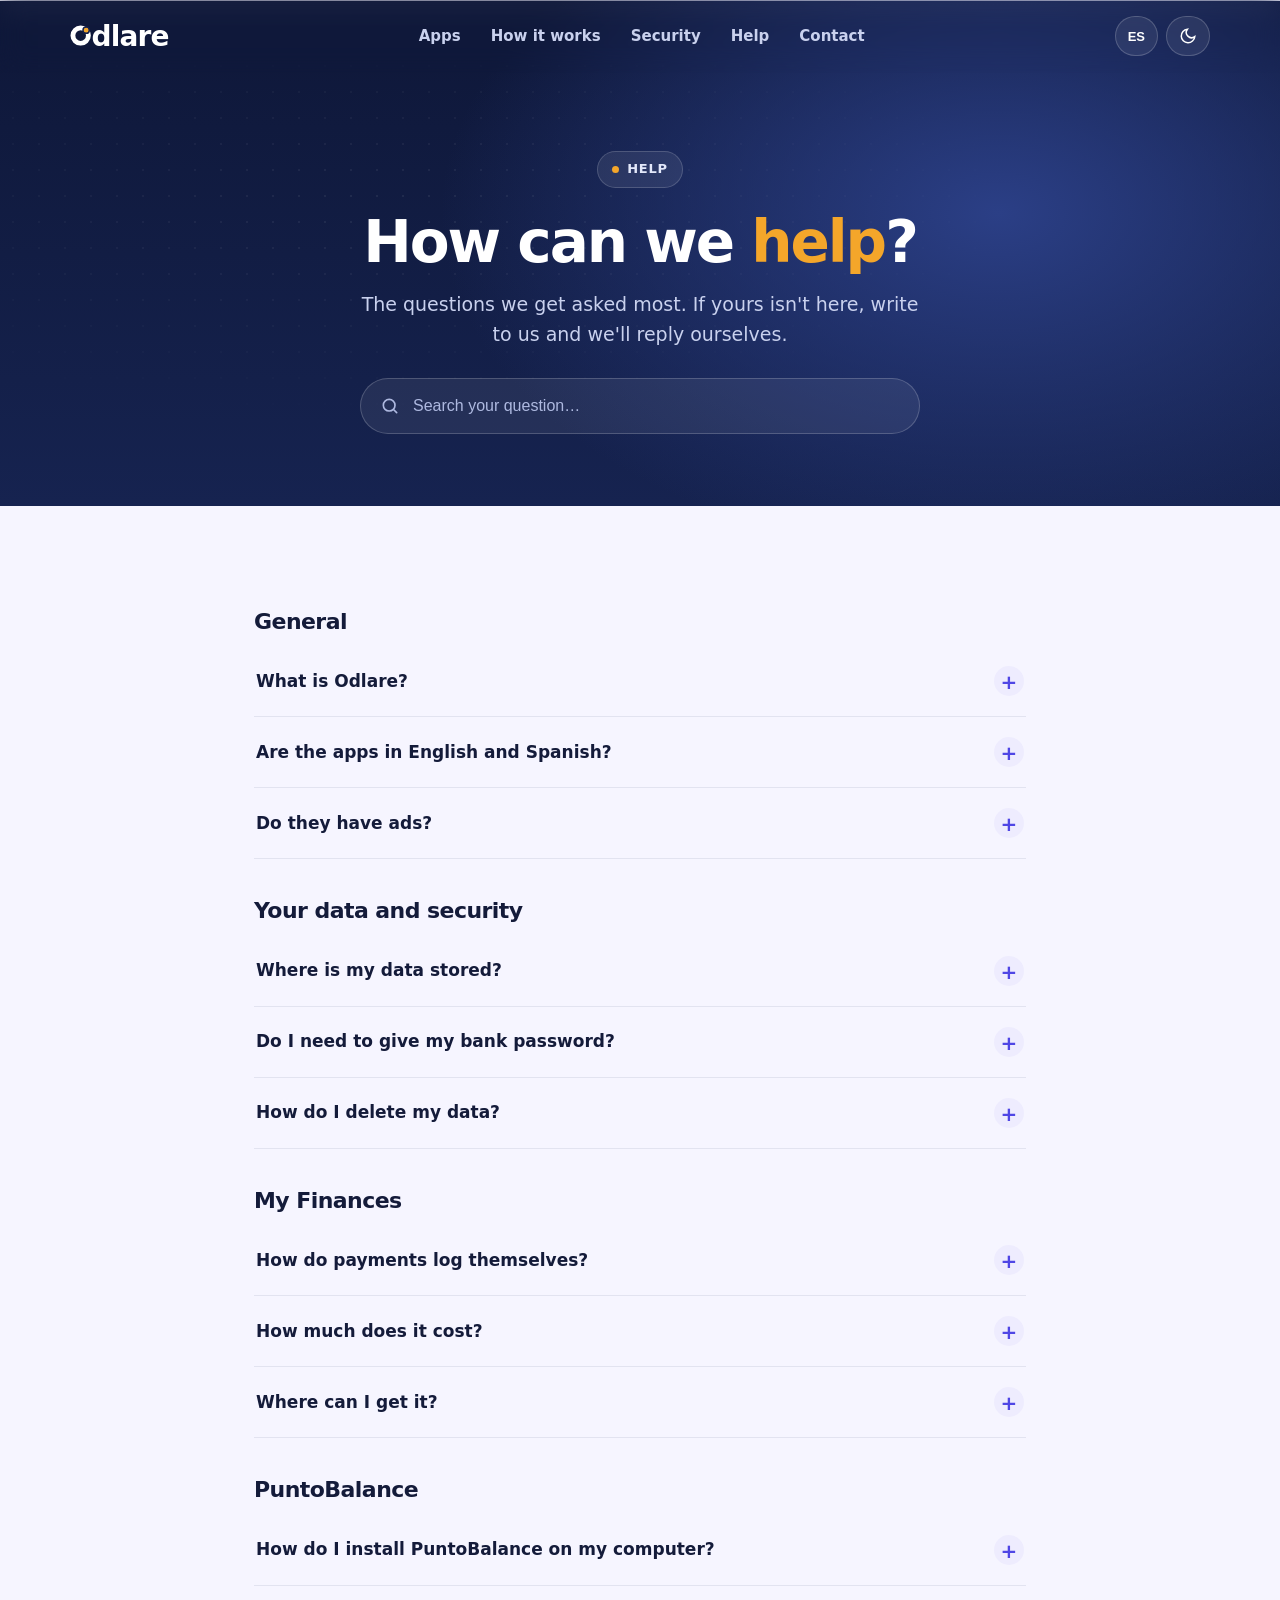
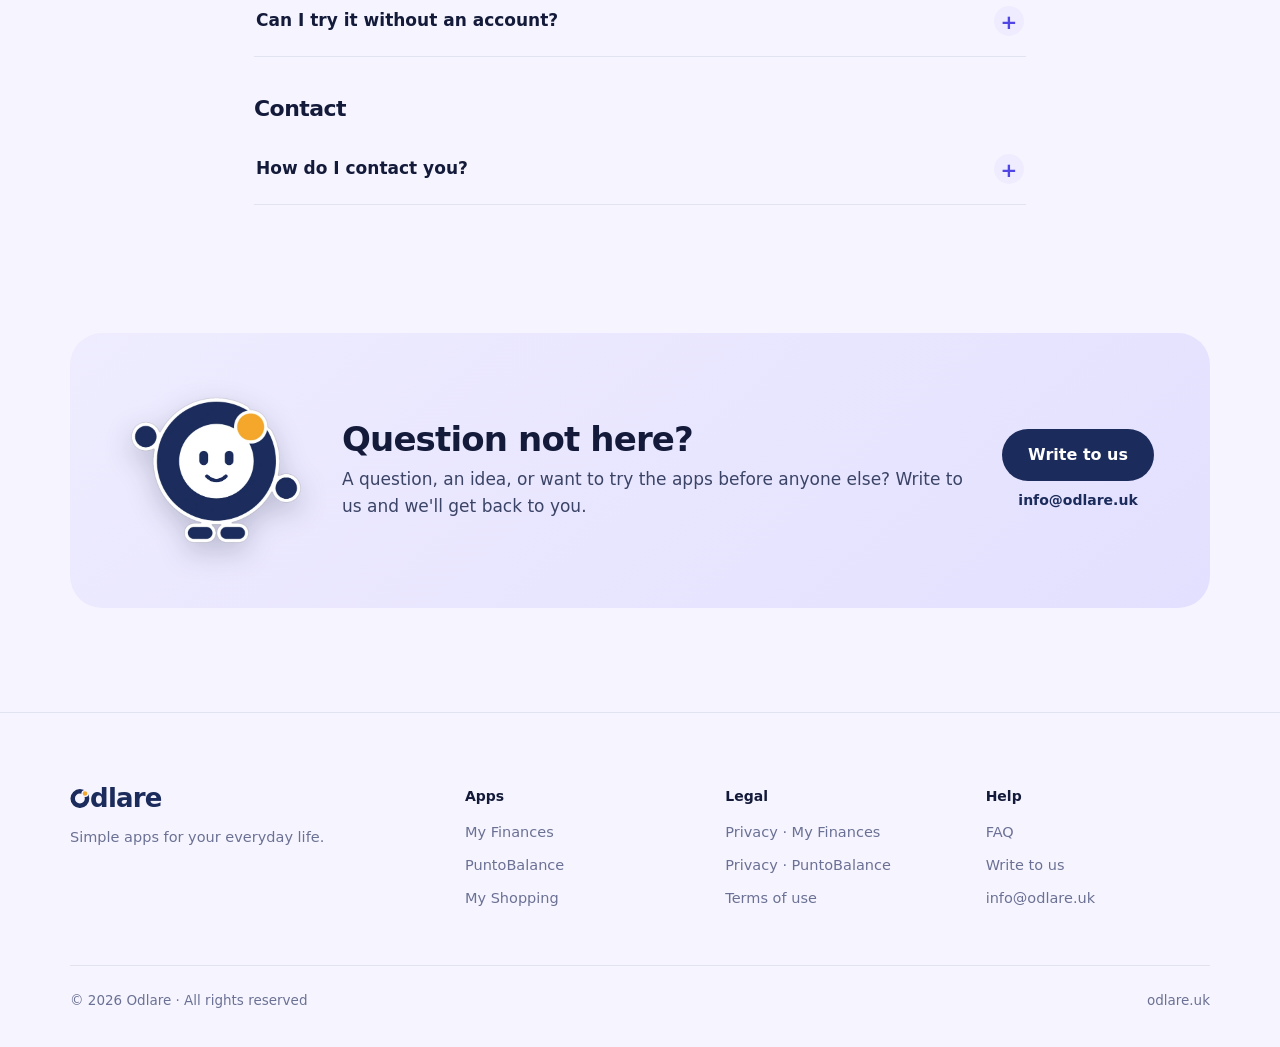
<file: ayuda.html>
<!doctype html>
<html lang="es">
<head>
<meta charset="utf-8">
<meta http-equiv="Content-Security-Policy" content="default-src 'self'; script-src 'self' 'sha256-yyN6zEg9yNj1e/GPv+BLX292naenAsaxVO8ww6Y/Uz8='; style-src 'self' 'unsafe-inline' https://fonts.googleapis.com; font-src https://fonts.gstatic.com; img-src 'self' data:; connect-src https://docs.google.com; form-action 'self' https://docs.google.com; base-uri 'self'; object-src 'none'; upgrade-insecure-requests">
<meta name="referrer" content="strict-origin-when-cross-origin">
<meta name="format-detection" content="telephone=no">
<meta name="viewport" content="width=device-width, initial-scale=1, viewport-fit=cover">
<title>Ayuda · Odlare</title>
<link rel="icon" href="data:image/svg+xml,%3Csvg xmlns='http://www.w3.org/2000/svg' viewBox='0 0 100 100'%3E%3Ccircle cx='44' cy='58' r='32' fill='none' stroke='%231B2B5B' stroke-width='20'/%3E%3Ccircle cx='66.6' cy='35.4' r='13' fill='%23F4A62A' stroke='white' stroke-width='6'/%3E%3C/svg%3E">
<meta property="og:title" content="Ayuda · Odlare">
<meta property="og:description" content="Preguntas frecuentes y contacto de Odlare.">
<link rel="canonical" href="https://odlare.uk/ayuda.html">
<meta property="og:type" content="website">
<meta property="og:url" content="https://odlare.uk/ayuda.html">
<meta property="og:site_name" content="Odlare">
<meta property="og:image" content="https://odlare.uk/img/og-v3.jpg">
<meta name="twitter:card" content="summary_large_image">
<meta property="og:image:width" content="1200">
<meta property="og:image:height" content="630">
<meta property="og:locale" content="es_419">
<meta property="og:locale:alternate" content="en_GB">
<meta name="theme-color" content="#0E1738">

<meta name="description" content="Preguntas frecuentes sobre las apps de Odlare (Mis Finanzas, PuntoBalance y Mis Compras) y cómo escribirnos.">
<link rel="apple-touch-icon" href="/img/apple-touch-icon.png">
<link rel="icon" type="image/png" sizes="32x32" href="/img/favicon-32.png">
<link rel="preconnect" href="https://fonts.googleapis.com">
<link rel="preconnect" href="https://fonts.gstatic.com" crossorigin>
<link href="https://fonts.googleapis.com/css2?family=Plus+Jakarta+Sans:wght@400;500;600;700;800&display=swap" rel="stylesheet">
<style>
:root{
  --bg:#F6F5FF; --bg2:#EEECFE; --card:#FFFFFF; --ink:#141B3A; --text:#3B4466; --muted:#6B7194;
  --line:rgba(27,43,91,.09); --navy:#1B2B5B; --amber:#F4A62A; --fin:#4F46E5; --fin2:#7C3AED; --com:#16A34A;
  --logo:#1B2B5B; --shadow:0 1px 2px rgba(20,27,58,.05),0 12px 32px rgba(20,27,58,.07);
  --phone:#10162E;
}
@media (prefers-color-scheme: dark){
  :root:not([data-theme="light"]){
    --bg:#0D1124; --bg2:#141936; --card:#161C38; --ink:#F3F2FF; --text:#C9CDE6; --muted:#8E95B8;
    --line:rgba(255,255,255,.08); --logo:#FFFFFF; --shadow:0 1px 2px rgba(0,0,0,.3),0 12px 32px rgba(0,0,0,.35); --phone:#05070F; color-scheme:dark;
  }
}
:root[data-theme="dark"]{
  --bg:#0D1124; --bg2:#141936; --card:#161C38; --ink:#F3F2FF; --text:#C9CDE6; --muted:#8E95B8;
  --line:rgba(255,255,255,.08); --logo:#FFFFFF; --shadow:0 1px 2px rgba(0,0,0,.3),0 12px 32px rgba(0,0,0,.35); --phone:#05070F; color-scheme:dark;
}
*{box-sizing:border-box;margin:0;padding:0}
[hidden]{display:none!important}
html{scroll-behavior:smooth}
body{background:var(--bg);color:var(--text);font-family:'Plus Jakarta Sans',system-ui,sans-serif;line-height:1.6;-webkit-font-smoothing:antialiased;overflow-x:hidden}
a{color:inherit}
a:focus-visible,button:focus-visible{outline:3px solid var(--amber);outline-offset:3px}
.wrap{max-width:1188px;margin:0 auto;padding-left:max(24px,env(safe-area-inset-left,0px));padding-right:max(24px,env(safe-area-inset-right,0px))}
h1,h2,h3{color:var(--ink);font-weight:800;letter-spacing:-.025em;line-height:1.12}

/* Logo Odlare: la O es el aro con el puntito ámbar, luego «dlare» */
.odl{display:inline-flex;align-items:baseline;font-weight:800;letter-spacing:-.03em;color:var(--logo);line-height:1;text-decoration:none}
.odl svg{width:.865em;height:.865em;margin-right:-.094em;transform:translateY(.02em);flex:none;overflow:visible}

/* Cabecera */
body::before{content:"";position:fixed;inset:0 0 auto;height:env(safe-area-inset-top,0px);z-index:60;background:var(--bg)}
header{position:sticky;top:env(safe-area-inset-top,0px);z-index:50;background:color-mix(in srgb,var(--bg) 82%,transparent);backdrop-filter:blur(14px);-webkit-backdrop-filter:blur(14px);border-bottom:1px solid transparent;transition:border-color .2s}
header.scrolled{border-bottom-color:var(--line)}
.bar{display:flex;align-items:center;justify-content:space-between;height:72px;gap:16px}
.bar .odl{font-size:28px}
nav{display:flex;gap:30px}
nav a{text-decoration:none;font-weight:600;font-size:15px;color:var(--text);opacity:.85}
nav a:hover{opacity:1;color:var(--fin)}
.ctl{display:flex;gap:8px}
.ctl button{height:40px;min-width:40px;padding:0 12px;border-radius:999px;border:1px solid var(--line);background:var(--card);color:var(--ink);font:700 13px 'Plus Jakarta Sans',sans-serif;cursor:pointer;display:inline-flex;align-items:center;justify-content:center}
.ctl button svg{width:18px;height:18px}

/* Portada */
.hero{padding:72px 0 56px;position:relative;overflow-x:clip}
.hero::before{content:"";position:absolute;inset:-80px 0 auto 0;height:820px;background:radial-gradient(560px 320px at 76% 42%,color-mix(in srgb,var(--fin) 15%,transparent),transparent 72%),radial-gradient(380px 240px at 84% 64%,color-mix(in srgb,var(--com) 10%,transparent),transparent 72%);pointer-events:none;z-index:-1}
.hero .grid{display:grid;grid-template-columns:1.05fr .95fr;gap:40px;align-items:center}
.eyebrow{display:inline-flex;align-items:center;gap:8px;font-size:13px;font-weight:700;letter-spacing:.06em;text-transform:uppercase;color:var(--fin);background:color-mix(in srgb,var(--fin) 10%,transparent);padding:7px 14px;border-radius:999px;margin-bottom:22px}
.eyebrow i{width:7px;height:7px;border-radius:50%;background:var(--amber)}
.hero h1{font-size:clamp(38px,5.6vw,62px);margin-bottom:20px}
.hero h1 em{font-style:normal;background:linear-gradient(120deg,var(--fin),var(--fin2));-webkit-background-clip:text;background-clip:text;color:transparent}
.hero p.lead{font-size:19px;max-width:520px;margin-bottom:32px}
.btns{display:flex;gap:12px;flex-wrap:wrap}
.btn{display:inline-flex;align-items:center;gap:8px;height:52px;padding:0 26px;border-radius:999px;font-weight:700;font-size:16px;text-decoration:none;transition:transform .15s,box-shadow .15s}
.btn:hover{transform:translateY(-2px)}
.btn.pri{background:var(--fin);color:#fff;box-shadow:0 10px 24px color-mix(in srgb,var(--fin) 35%,transparent)}
.btn.sec{background:var(--card);color:var(--ink);border:1px solid var(--line)}
.trust{display:flex;gap:22px;flex-wrap:wrap;margin-top:34px;font-size:14px;font-weight:600;color:var(--muted)}
.trust span{display:inline-flex;align-items:center;gap:7px}
.trust svg{width:18px;height:18px;color:var(--com)}

/* Móviles */
.phones{position:relative;height:560px}
.phone{position:absolute;width:250px;aspect-ratio:9/19.4;border-radius:27px;padding:2.5px;background:linear-gradient(140deg,#5a5e68 0%,#1c1e23 14%,#2e3138 30%,#0e0f12 52%,#33363e 72%,#141519 88%,#4b4f59 100%);box-shadow:0 0 0 .5px rgba(0,0,0,.7),inset 0 0 0 .6px rgba(255,255,255,.28),0 44px 70px -24px rgba(20,27,58,.5),0 18px 34px -14px rgba(20,27,58,.35)}
.phone .scr{position:relative;width:100%;height:100%;border-radius:24.5px;overflow:hidden;background:#F4F5FA;border:3.5px solid #08090c;display:flex;flex-direction:column}.phone .scr img{flex:1;min-height:0;width:100%;object-fit:cover;object-position:center top;display:block}.phone .sb{flex:none;height:22px;display:flex;align-items:center;justify-content:space-between;padding:2px 16px 0 20px;font:700 10px/1 "Plus Jakarta Sans",sans-serif;color:#141B3A;letter-spacing:.01em}.phone .sb svg{height:9px;width:auto;display:block}.phone .sb .ico{display:flex;gap:4px;align-items:center}.phone .scr::before{content:"";position:absolute;top:6px;left:50%;width:10px;height:10px;margin-left:-5px;border-radius:50%;background:radial-gradient(circle at 35% 35%,#2b3550 0 18%,#07080c 45%);z-index:2}.phone .scr::after{content:"";position:absolute;inset:0;background:linear-gradient(118deg,rgba(255,255,255,.16) 0%,rgba(255,255,255,0) 30%);pointer-events:none;z-index:3}.phone::before{content:"";position:absolute;right:-2.5px;top:21%;width:2.5px;height:14%;border-radius:0 2px 2px 0;background:linear-gradient(90deg,#0f1013,#3d4049)}.phone::after{content:"";position:absolute;right:-2.5px;top:38%;width:2.5px;height:7%;border-radius:0 2px 2px 0;background:linear-gradient(90deg,#0f1013,#3d4049)}
.hero .p1{right:150px;top:20px;transform:rotate(-4deg);z-index:2}
.hero .p2{right:0;top:64px;transform:rotate(5deg);z-index:1}

/* Secciones */
section{padding:72px 0}
.head{text-align:center;max-width:640px;margin:0 auto 48px}
.head h2{font-size:clamp(30px,4vw,42px);margin-bottom:12px}
.head p{font-size:17px;color:var(--muted)}

.app{display:grid;grid-template-columns:1fr 1fr;gap:56px;align-items:center;background:var(--card);border-radius:32px;padding:56px;box-shadow:var(--shadow);margin-bottom:32px;position:relative;overflow:hidden}
.app.rev .media{order:-1}
.app .top{display:flex;align-items:center;gap:16px;margin-bottom:18px}
.app .top img{width:68px;height:68px;border-radius:18px;box-shadow:0 8px 20px rgba(20,27,58,.15)}
.app h3{font-size:32px}
.app .tag{font-size:14px;font-weight:700;color:var(--c)}
.app p.desc{font-size:17.5px;margin-bottom:22px}
.feats{list-style:none;display:grid;gap:12px;margin-bottom:26px}
.feats li{display:flex;gap:12px;align-items:flex-start;font-size:15.5px}
.feats li b{color:var(--ink)}
.feats .ck{flex:none;width:24px;height:24px;border-radius:8px;display:grid;place-items:center;background:color-mix(in srgb,var(--c) 13%,transparent);color:var(--c);margin-top:1px}
.feats .ck svg{width:15px;height:15px}
.meta{display:flex;flex-wrap:wrap;gap:10px;align-items:center}
.play{display:inline-flex;align-items:center;gap:10px;background:var(--ink);color:var(--bg);border-radius:14px;padding:9px 16px 9px 13px;font-weight:700;font-size:14px;line-height:1.15}
.play small{display:block;font-size:11px;font-weight:600;opacity:.75;letter-spacing:.02em}
.play svg{width:22px;height:22px}
.price{font-size:14px;font-weight:600;color:var(--muted);padding:8px 2px}
.noti{position:absolute;z-index:4;left:-34px;bottom:6px;width:262px;display:flex;gap:10px;align-items:flex-start;padding:12px 14px;border-radius:18px;background:color-mix(in srgb,var(--card) 92%,transparent);backdrop-filter:blur(10px);-webkit-backdrop-filter:blur(10px);border:1px solid var(--line);box-shadow:0 20px 40px -12px rgba(20,27,58,.35);font-size:13px;line-height:1.35;color:var(--text);animation:notiIn .8s .4s both,flota 5s 1.2s ease-in-out infinite}
.noti img{width:34px;height:34px;border-radius:9px;flex:none}.noti b{color:var(--ink)}.noti .t{color:var(--muted);font-size:11.5px;margin-left:6px}.noti p{margin:2px 0}.noti em{font-style:normal;font-weight:700;color:var(--fin);font-size:12.5px}
@keyframes notiIn{from{opacity:0;transform:translateY(14px) scale(.96)}}
@media (prefers-reduced-motion:reduce){.noti{animation:none}}
.media{display:flex;justify-content:center;position:relative;z-index:1}
.media .phone{position:relative;width:270px}
.app.pronto{display:block;padding:40px 56px}
.app.pronto .top{flex-wrap:wrap}.app.pronto .top .play{margin-left:auto}
.app.pronto .desc{max-width:640px}
.app.pronto .feats{grid-template-columns:repeat(3,1fr);gap:16px 28px;margin-bottom:0}
@media (max-width:900px){.app.pronto{padding:28px 22px}.app.pronto .feats{grid-template-columns:1fr}.app.pronto .top .play{margin-left:0}}

/* Principios */
.cards{display:grid;grid-template-columns:repeat(3,1fr);gap:22px}
.card{background:var(--card);border-radius:24px;padding:32px;box-shadow:var(--shadow)}
.card .ic{width:52px;height:52px;border-radius:16px;display:grid;place-items:center;background:var(--bg2);color:var(--fin);margin-bottom:20px}
.card .ic svg{width:26px;height:26px}
.card h3{font-size:20px;margin-bottom:8px}
.card p{font-size:15.5px;color:var(--muted)}

/* Contacto */
.contact{background:linear-gradient(140deg,#EEECFE,#E3E0FF);border-radius:32px;padding:56px;display:grid;grid-template-columns:auto 1fr auto;gap:36px;align-items:center;color:#3B4466}
.contact h2{color:#141B3A;font-size:34px;margin-bottom:8px}
.contact p{font-size:17px}
.contact .mail{display:flex;flex-direction:column;align-items:center;gap:8px}.contact .dir{font-weight:700;font-size:14px;user-select:all;color:#1B2B5B}
.contact .btn.pri{background:var(--navy);color:#fff;box-shadow:none}
.oli{width:180px;height:auto;animation:flota 4s ease-in-out infinite;filter:drop-shadow(0 10px 14px rgba(20,27,58,.22))}
@keyframes hola{0%,55%,100%{transform:rotate(0)}65%{transform:rotate(-14deg)}75%{transform:rotate(6deg)}85%{transform:rotate(-12deg)}}
@keyframes flota{50%{transform:translateY(-5px)}}

/* Privacidad */
.priv{max-width:800px;margin:0 auto;background:var(--card);border-radius:24px;padding:36px 40px;box-shadow:var(--shadow)}
.priv h2{font-size:28px;margin-bottom:4px}.priv h3{font-size:18px;margin:22px 0 6px}.priv .fecha{font-style:italic;margin:0 0 14px!important}.priv a{color:var(--fin);font-weight:600}
.priv ul{padding-left:20px;display:grid;gap:8px;font-size:15.5px}
.priv p{font-size:15.5px;margin-top:6px}.priv ul{margin-top:6px}

footer{padding:40px 0 48px;border-top:1px solid var(--line);margin-top:24px}
footer .wrap{display:flex;justify-content:space-between;align-items:center;gap:20px;flex-wrap:wrap;font-size:14px;color:var(--muted);font-weight:600}
footer .odl{font-size:26px}
footer a{text-decoration:none}

.rv{transition:transform .6s ease}
@media (prefers-reduced-motion:reduce){.oli{animation:none!important}}


/* Formulario */
.velo{position:fixed;inset:0;z-index:100;background:rgba(13,17,36,.55);display:flex;align-items:center;justify-content:center;padding:max(16px,env(safe-area-inset-top,0px)) max(16px,env(safe-area-inset-right,0px)) max(16px,env(safe-area-inset-bottom,0px)) max(16px,env(safe-area-inset-left,0px))}
.velo[hidden]{display:none!important}
.caja{background:var(--card);color:var(--text);width:100%;max-width:520px;max-height:100%;overflow:auto;border-radius:24px;padding:28px;box-shadow:0 30px 70px rgba(0,0,0,.3);display:flex;flex-direction:column}
.caja .cab{display:flex;justify-content:space-between;align-items:center;gap:12px}
.caja h2{font-size:26px}
.caja .x{width:40px;height:40px;border-radius:50%;border:0;background:var(--bg2);color:var(--ink);font-size:16px;cursor:pointer}
.caja .sub{margin:6px 0 14px;color:var(--muted)}
.caja label{display:block;font-weight:700;font-size:14px;color:var(--ink);margin:12px 0 6px}
.caja input,.caja select,.caja textarea{width:100%;font:500 16px 'Plus Jakarta Sans',sans-serif;color:var(--ink);background:var(--bg);border:1.5px solid var(--line);border-radius:14px;padding:12px 14px;resize:vertical}
.caja input:focus,.caja select:focus,.caja textarea:focus{outline:none;border-color:var(--fin)}
.caja .ancho{width:100%;justify-content:center;margin-top:18px;border:0;cursor:pointer}
.caja .nota{font-size:13px;color:var(--muted);text-align:center;margin-top:10px}
.caja .err{color:#DC2626;font-weight:600;font-size:14px;margin-top:10px}
.caja .dirbox{display:flex;align-items:center;justify-content:space-between;gap:10px;flex-wrap:wrap;background:var(--bg2);border-radius:14px;padding:10px 12px 10px 16px;margin-bottom:12px;font-weight:800;color:var(--ink);user-select:all}
.caja .mini{height:38px;padding:0 14px;font-size:14px;cursor:pointer}
.caja .fila{display:flex;gap:10px;flex-wrap:wrap;margin-top:12px}.caja .fila .btn{cursor:pointer;border:0}.caja .fila .btn.sec{border:1px solid var(--line)}
.caja .ok{color:var(--com);font-weight:700;margin-top:10px}
.okbox{text-align:center;padding:10px 0 4px;display:flex;flex-direction:column;align-items:center;gap:10px}.okbox .okic{width:64px;height:64px;border-radius:50%;display:grid;place-items:center;background:color-mix(in srgb,var(--com) 15%,transparent);color:var(--com)}.okbox .okic svg{width:32px;height:32px}.okbox h3{font-size:22px}.okbox p{color:var(--muted);max-width:360px}
.caja .ancho[disabled]{opacity:.6;cursor:wait}
button.btn{cursor:pointer;font-family:inherit;border:0}button.btn.sec{border:1px solid var(--line)}
@media (max-width:900px){
  nav{display:none}
  .hero{padding-top:40px}
  .hero .grid{grid-template-columns:1fr;gap:20px}
  .phones{height:470px;max-width:400px;margin:0 auto;width:100%}
  .hero .phone{width:205px}
  .hero .p1{left:0;right:auto}.hero .p2{right:0}
  .noti{left:auto;right:-4px;bottom:24px;width:230px;font-size:12px}
  .app{grid-template-columns:1fr;padding:32px 22px;gap:30px}
  .app .media{order:-1}
  .media .phone{width:230px}
  .cards{grid-template-columns:1fr}
  .contact{grid-template-columns:1fr;text-align:center;padding:40px 24px;justify-items:center}
  .priv{padding:28px 22px}
  section{padding:52px 0}
}
@media (max-width:420px){.wrap{padding-left:max(16px,env(safe-area-inset-left,0px));padding-right:max(16px,env(safe-area-inset-right,0px))}.hero .phone{width:180px}.phones{height:410px}.bar .odl{font-size:25px}}
.pbpriv{display:inline-block;margin-top:14px;font-size:13.5px;font-weight:700;color:var(--muted);text-decoration:none}.pbpriv:hover{color:var(--ink);text-decoration:underline}
.resumen .polt{margin-top:20px;font-weight:700;color:var(--ink)}.resumen .dosbtn{display:flex;gap:10px;flex-wrap:wrap}.resumen .dosbtn .btn{margin-top:10px;gap:10px}.resumen .dosbtn img{width:28px;height:28px;border-radius:8px}
.resumen{max-width:800px;margin:0 auto;background:var(--card);border-radius:24px;padding:36px 40px;box-shadow:var(--shadow)}.resumen h2{font-size:26px;margin-bottom:14px}.resumen ul{padding-left:20px;display:grid;gap:8px;font-size:15.5px}.resumen .btn{margin-top:22px;height:auto;min-height:52px;padding:12px 24px;text-align:center}
.volver{display:inline-flex;align-items:center;gap:6px;font-weight:700;color:var(--fin);text-decoration:none;margin:32px 0 18px}
@media (max-width:900px){.resumen{padding:28px 22px}}
.app.pb{--c:#1B2B5B}
.app.pb .media{display:flex;justify-content:center}
.lap{width:100%;max-width:560px}.lap .pant{background:#0F1220;border-radius:16px 16px 4px 4px;padding:10px;box-shadow:0 20px 40px rgba(20,27,58,.25)}.lap .pant img{display:block;width:100%;border-radius:6px}
.lap .base{height:14px;background:linear-gradient(#D9DCE6,#B9BDCB);border-radius:0 0 14px 14px;margin:0 -26px}
.pbbtn{display:flex;flex-direction:column;gap:10px;margin-top:6px}
.pbbtn a{display:flex;align-items:center;gap:14px;border-radius:18px;padding:12px 18px;text-decoration:none}
.pbbtn a svg{width:28px;height:28px;flex:none}
.pbbtn a small{display:block;font-size:12px;font-weight:600;opacity:.8}.pbbtn a b{font-size:16px}
.pbbtn .pc{background:#1B2B5B;color:#fff;box-shadow:0 10px 24px rgba(27,43,91,.3)}
.pbbtn .an{background:var(--card);color:var(--ink);border:1px solid var(--line)}
.pbpasos{display:flex;gap:8px;margin:14px 0 4px;font-size:13px;color:var(--muted);flex-wrap:wrap}
.pbpasos span{background:var(--bg2);border-radius:999px;padding:6px 12px}.pbpasos b{color:#1B2B5B}
.pbmeta{display:flex;gap:10px;align-items:center;margin-top:14px;flex-wrap:wrap}
.pbmeta .price{font-weight:700;color:#12804A}
.pbmeta .cod{font-size:13px;color:var(--muted)}

/* --- Portada oscura (nueva) --- */
header:not(.scrolled){background:transparent;--dotbg:#14204B;--logo:#fff}
header:not(.scrolled) nav a{color:#C9D1EE;opacity:1}
header:not(.scrolled) nav a:hover{color:#fff}
header:not(.scrolled) .ctl button{background:#ffffff14;border-color:#ffffff30;color:#fff}
body::before{background:#0E1738}
.hero{margin-top:-72px;padding:168px 0 96px;background:radial-gradient(900px 560px at 78% 42%,#2B3F86 0,transparent 62%),linear-gradient(180deg,#0E1738,#162350);color:#C9D1EE;overflow:hidden}
.hero::before{display:none}
.hero h1{color:#fff}
.hero h1 em{background:none;-webkit-background-clip:initial;background-clip:initial;color:var(--amber)}
.hero p.lead{color:#C9D1EE}
.hero .eyebrow{background:#ffffff14;border:1px solid #ffffff2a;color:#E3E8FA}
.hero .btn.pri{background:#fff;color:var(--navy);box-shadow:none}
.hero .btn.sec{background:transparent;color:#fff;border:1.5px solid #5C6DAA}
.hero .trust{color:#AEB9E0}.hero .trust svg{color:var(--amber)}
.hero .noti{left:auto;right:-34px;bottom:-18px;background:#fff;color:#3B4466;border-color:transparent}
.hero .noti b{color:#121726}
.heroOli{position:absolute;left:-60px;bottom:-34px;width:250px;height:auto;z-index:3;filter:drop-shadow(0 18px 24px rgba(0,0,0,.5))}
.heroGlow{position:absolute;left:-130px;bottom:-90px;width:380px;height:380px;border-radius:50%;background:radial-gradient(circle,#5B75D6 0,#3A52A8 38%,transparent 68%);opacity:.7;z-index:2;pointer-events:none}
.oliApp{position:absolute;width:150px;height:auto;z-index:2;filter:drop-shadow(0 10px 14px rgba(20,27,58,.25));animation:flota 4s ease-in-out infinite}
.app.fin .oliApp{right:10px;bottom:16px;width:140px;z-index:5}
.app.pronto .oliApp{right:44px;bottom:26px;width:170px}
.app.pronto .feats{margin-right:210px}
@media (max-width:900px){
 .hero{padding:112px 0 56px}
 .heroOli,.heroGlow{display:none}
 .app.fin .oliApp{display:none}
 .app.pronto .oliApp{position:relative;right:auto;bottom:auto;display:block;margin:18px auto 0;width:140px}
 .app.pronto .feats{margin-right:0}
}
@media (prefers-reduced-motion:reduce){.oliApp{animation:none}}
/* --- Opción B (nov 2026): más aire, menos sombras, líneas finas --- */
section{padding:104px 0}
.head{margin-bottom:56px;max-width:780px}
#seguridad{padding-top:0}
#contacto{padding-top:24px}
.head h2{font-size:clamp(32px,4.4vw,48px)}
.hero h1{font-size:clamp(42px,6.2vw,74px);letter-spacing:-.035em}
.app,.card,.resumen,.priv{box-shadow:none;border:1px solid var(--line)}
.app{margin-bottom:24px}
.lbl{display:block;text-align:center;font-size:13px;font-weight:800;letter-spacing:.14em;text-transform:uppercase;color:var(--fin);margin-bottom:14px}

/* Caja para elegir app (portada) */
.elige{margin-top:34px;max-width:540px;background:#ffffff0d;border:1px solid #ffffff24;border-radius:22px;padding:16px;backdrop-filter:blur(8px);-webkit-backdrop-filter:blur(8px)}
.elige .tt{font-size:13px;font-weight:700;letter-spacing:.06em;text-transform:uppercase;color:#AEB9E0;margin:2px 4px 12px}
.elige .ops{display:flex;gap:8px;flex-wrap:wrap}
.elige a{flex:1 1 150px;display:flex;align-items:center;gap:10px;padding:9px 12px 9px 9px;border-radius:14px;border:1px solid #ffffff1f;text-decoration:none;color:#fff;font-weight:700;font-size:14.5px;line-height:1.2;transition:background .15s,border-color .15s}
.elige a:hover{background:#ffffff14;border-color:#ffffff40}
.elige a img{width:32px;height:32px;border-radius:9px;flex:none}
.elige a small{display:block;font-size:11.5px;font-weight:600;color:#AEB9E0}

/* Franja de confianza */
.franja{border-bottom:1px solid var(--line);background:var(--bg)}
.franja .wrap{display:grid;grid-template-columns:repeat(4,1fr)}
.franja .i{display:flex;gap:12px;align-items:center;padding:26px 22px;border-left:1px solid var(--line)}
.franja .i:first-child{border-left:0;padding-left:0}
.franja .ic{flex:none;width:40px;height:40px;border-radius:12px;display:grid;place-items:center;background:var(--bg2);color:var(--fin)}
.franja .ic svg{width:20px;height:20px}
.franja b{display:block;color:var(--ink);font-size:15px;line-height:1.3}
.franja span{font-size:13.5px;color:var(--muted);line-height:1.35}

/* Cómo funciona */
.pasos{display:grid;grid-template-columns:repeat(3,1fr);border:1px solid var(--line);border-radius:28px;overflow:hidden;background:var(--card)}
.pasos>div{padding:36px 32px 40px;border-left:1px solid var(--line)}
.pasos>div:first-child{border-left:0}
.pasos .n{width:36px;height:36px;border-radius:50%;display:grid;place-items:center;background:var(--navy);color:#fff;font-weight:800;font-size:15px;margin-bottom:22px}
.pasos h3{font-size:21px;margin-bottom:8px}
.pasos p{font-size:15.5px;color:var(--muted)}
.pasos .chip{display:inline-flex;align-items:center;gap:8px;margin-top:20px;padding:9px 14px;border-radius:12px;background:var(--bg2);font-size:13.5px;font-weight:700;color:var(--ink)}
.pasos .chip img{width:22px;height:22px;border-radius:6px}
.centro{text-align:center;margin-top:36px}

/* Seguridad */
.segura{background:linear-gradient(160deg,#0E1738,#162350);border-radius:32px;padding:64px;display:grid;grid-template-columns:.9fr 1.1fr;gap:56px;align-items:center;color:#C9D1EE}
.segura h2{color:#fff;font-size:clamp(30px,3.6vw,42px);margin-bottom:14px}
.segura p.sub{font-size:17px;margin-bottom:26px}
.segura .pols{display:flex;gap:10px;flex-wrap:wrap}
.segura .pols a{display:inline-flex;align-items:center;gap:10px;padding:10px 16px 10px 10px;border-radius:14px;border:1px solid #ffffff2a;color:#fff;text-decoration:none;font-weight:700;font-size:14.5px}
.segura .pols a:hover{background:#ffffff12}
.segura .pols img{width:28px;height:28px;border-radius:8px}
.segura ul{list-style:none;display:grid;gap:0}
.segura li{display:flex;gap:16px;align-items:flex-start;padding:20px 0;border-top:1px solid #ffffff1a}
.segura li:first-child{border-top:0;padding-top:0}
.segura li .ic{flex:none;width:42px;height:42px;border-radius:12px;display:grid;place-items:center;background:#ffffff12;color:var(--amber)}
.segura li .ic svg{width:21px;height:21px}
.segura li b{display:block;color:#fff;font-size:16.5px;margin-bottom:2px}
.segura li span{font-size:14.5px}

/* Banda final */
.final{position:relative;overflow:hidden;text-align:center;border-radius:32px;padding:72px 32px;background:radial-gradient(600px 300px at 50% 120%,#7C3AED55,transparent 70%),linear-gradient(135deg,#4F46E5,#6D3FE0)}
.final h2{color:#fff;font-size:clamp(32px,4.6vw,52px);margin-bottom:12px}
.final p{color:#E4E2FF;font-size:18px;margin-bottom:30px}
.final .btn{background:#fff;color:var(--navy);border:0;cursor:pointer}
.final .oliF{position:absolute;right:48px;bottom:-6px;width:150px;filter:drop-shadow(0 14px 18px rgba(0,0,0,.3))}
.aviso{max-width:760px;margin:22px auto 0;display:flex;gap:12px;align-items:center;justify-content:center;font-size:15px;color:var(--muted);text-align:left}
.aviso b{color:var(--ink)}
.aviso button{background:none;border:0;padding:0;font:inherit;font-weight:700;color:var(--fin);cursor:pointer;text-decoration:underline}

:root[data-theme="dark"] .app.pb{--c:#9DB0FF}@media (prefers-color-scheme: dark){:root:not([data-theme="light"]) .app.pb{--c:#9DB0FF}}
/* --- Acabado premium --- */
body{font-feature-settings:"ss01","cv11";text-rendering:optimizeLegibility}
::selection{background:color-mix(in srgb,var(--fin) 25%,transparent)}
.rv{opacity:0;transform:translateY(22px);transition:opacity .8s cubic-bezier(.2,.7,.2,1),transform .8s cubic-bezier(.2,.7,.2,1)}
.rv.on{opacity:1;transform:none}
@media (prefers-reduced-motion:reduce){.rv{opacity:1;transform:none;transition:none}}
.hero::after{content:"";position:absolute;inset:0;background-image:radial-gradient(rgba(255,255,255,.07) 1px,transparent 1px);background-size:26px 26px;-webkit-mask-image:radial-gradient(70% 60% at 30% 40%,#000,transparent 75%);mask-image:radial-gradient(70% 60% at 30% 40%,#000,transparent 75%);pointer-events:none}
.hero .wrap{position:relative;z-index:1}
.btn .fl{transition:transform .2s}.btn:hover .fl{transform:translateX(3px)}
.app{transition:border-color .3s,transform .3s}
.app:hover{border-color:color-mix(in srgb,var(--c,var(--fin)) 35%,transparent)}
.card{transition:border-color .3s,transform .3s}.card:hover{transform:translateY(-3px);border-color:color-mix(in srgb,var(--fin) 30%,transparent)}
.price{font-variant-numeric:tabular-nums}
#bMenu{display:none}
@media (max-width:900px){
  #bMenu{display:inline-flex}
  header.open{background:var(--bg);border-bottom-color:var(--line)}
  header.open nav{display:flex;position:absolute;left:0;right:0;top:72px;flex-direction:column;gap:0;background:var(--bg);border-bottom:1px solid var(--line);padding:8px 24px 18px;box-shadow:0 24px 40px rgba(13,17,36,.18)}
  header.open nav a{padding:14px 0;font-size:17px;color:var(--ink)!important;border-bottom:1px solid var(--line)}
  header.open nav a:last-child{border-bottom:0}
  header.open{--logo:var(--ink)}
  header.open .ctl button{background:var(--card);border-color:var(--line);color:var(--ink)}
}
/* Preguntas frecuentes */
.faq{max-width:820px;margin:0 auto}
.faq h2{font-size:22px;margin:40px 0 12px}
.faq h2:first-child{margin-top:0}
.faq details{border-bottom:1px solid var(--line)}
.faq summary{list-style:none;cursor:pointer;display:flex;justify-content:space-between;gap:16px;align-items:center;padding:20px 2px;font-weight:700;font-size:17px;color:var(--ink)}
.faq summary::-webkit-details-marker{display:none}
.faq summary::after{content:"+";flex:none;width:30px;height:30px;border-radius:50%;display:grid;place-items:center;background:var(--bg2);color:var(--fin);font-size:20px;font-weight:600;transition:transform .2s}
.faq details[open] summary::after{transform:rotate(45deg)}
.faq .r{padding:0 46px 22px 2px;font-size:16px}
.faq .r a{color:var(--fin);font-weight:700}
.hp{position:absolute!important;left:-9999px!important;width:1px;height:1px;overflow:hidden}

/* Pie en columnas */
footer{padding:72px 0 36px;margin-top:0}
footer .wrap{display:block;font-weight:500}
footer .cols{display:grid;grid-template-columns:1.6fr 1fr 1fr 1fr;gap:36px}
footer .cols p{margin-top:12px;max-width:260px;font-size:14.5px}
footer h4{color:var(--ink);font-size:14px;font-weight:800;margin-bottom:14px}
footer .cols a:not(.odl){display:block;font-size:14.5px;margin-bottom:10px;color:var(--muted);cursor:pointer}
footer .cols a:not(.odl):hover{color:var(--ink)}
footer .bajo{border-top:1px solid var(--line);margin-top:44px;padding-top:24px;font-size:13.5px;display:flex;justify-content:space-between;gap:12px;flex-wrap:wrap}

@media (max-width:900px){
  section{padding:64px 0}
  .elige{margin-top:26px}
  .franja .wrap{grid-template-columns:1fr 1fr}
  .franja .i{padding:18px 12px;border-left:0}
  .franja .i:nth-child(odd){padding-left:0}
  .franja .i:nth-child(n+3){border-top:1px solid var(--line)}
  .pasos{grid-template-columns:1fr}
  .pasos>div{border-left:0;border-top:1px solid var(--line);padding:28px 24px}
  .pasos>div:first-child{border-top:0}
  .segura{grid-template-columns:1fr;padding:40px 24px;gap:32px}
  .final{padding:56px 22px 150px}
  .final .oliF{right:50%;transform:translateX(50%);width:120px}
  footer .cols{grid-template-columns:1fr 1fr}
  footer .cols>div:first-child{grid-column:1/-1}
}

/* Ayuda */
.hero.mini{padding:150px 0 72px;text-align:center}
.hero.mini h1{font-size:clamp(36px,5vw,58px);margin-bottom:14px}
.hero.mini p.lead{margin:0 auto;max-width:560px}
.buscar{max-width:560px;margin:28px auto 0;position:relative}
.buscar input{width:100%;height:56px;border-radius:999px;border:1px solid #ffffff30;background:#ffffff12;color:#fff;font:500 16px 'Plus Jakarta Sans',sans-serif;padding:0 22px 0 52px}
.buscar input::placeholder{color:#AEB9E0}
.buscar input:focus{outline:none;border-color:var(--amber)}
.buscar svg{position:absolute;left:20px;top:18px;width:20px;height:20px;color:#AEB9E0}
.nada{text-align:center;color:var(--muted);padding:30px 0}
</style>
</head>
<body>


<svg width="0" height="0" style="position:absolute" aria-hidden="true">
  <symbol id="o" viewBox="0 0 100 100"><circle cx="44" cy="58" r="32" fill="none" stroke="currentColor" stroke-width="20"/><circle cx="66.6" cy="35.4" r="13" fill="#F4A62A" stroke-width="6" style="stroke:var(--dotbg,var(--bg))"/></symbol>
  <symbol id="ck" viewBox="0 0 24 24"><path d="M5 12.5l4.5 4.5L19 7.5" fill="none" stroke="currentColor" stroke-width="3" stroke-linecap="round" stroke-linejoin="round"/></symbol>
</svg>

<header id="cab">
  <div class="wrap bar">
    <a href="/" class="odl" aria-label="Odlare"><svg aria-hidden="true"><use href="#o"/></svg>dlare</a>
    <nav id="menu">
      <a href="/#apps" data-es="Apps" data-en="Apps">Apps</a>
      <a href="/#como-funciona" data-es="Cómo funciona" data-en="How it works">Cómo funciona</a>
      <a href="/#seguridad" data-es="Seguridad" data-en="Security">Seguridad</a>
      <a href="ayuda.html" data-es="Ayuda" data-en="Help">Ayuda</a>
      <a href="/#contacto" data-es="Contacto" data-en="Contact">Contacto</a>
    </nav>
    <div class="ctl">
      <button id="bMenu" type="button" aria-label="Menú" aria-expanded="false" aria-controls="menu"><svg viewBox="0 0 24 24" fill="none" stroke="currentColor" stroke-width="2.2" stroke-linecap="round"><path d="M4 7h16M4 12h16M4 17h16"/></svg></button>
      <button id="bLang" type="button" aria-label="English / Español">EN</button>
      <button id="bTema" type="button" aria-label="Tema claro u oscuro"><svg viewBox="0 0 24 24" fill="none" stroke="currentColor" stroke-width="2" stroke-linecap="round"><path d="M21 12.8A9 9 0 1 1 11.2 3a7 7 0 0 0 9.8 9.8z"/></svg></button>
    </div>
  </div>
</header>

<main>
<section class="hero mini">
  <div class="wrap">
    <span class="eyebrow"><i></i><span data-es="Ayuda" data-en="Help">Ayuda</span></span>
    <h1 data-es="¿En qué te <em>ayudamos</em>?" data-en="How can we <em>help</em>?">¿En qué te <em>ayudamos</em>?</h1>
    <p class="lead" data-es="Las preguntas que más nos hacen. Si no encuentras la tuya, escríbenos y te contestamos nosotros." data-en="The questions we get asked most. If yours isn't here, write to us and we'll reply ourselves.">Las preguntas que más nos hacen. Si no encuentras la tuya, escríbenos y te contestamos nosotros.</p>
    <div class="buscar"><svg viewBox="0 0 24 24" fill="none" stroke="currentColor" stroke-width="2" stroke-linecap="round"><circle cx="11" cy="11" r="7"/><path d="M20 20l-3.5-3.5"/></svg><input id="busca" type="search" data-ph-es="Busca tu pregunta…" data-ph-en="Search your question…" placeholder="Busca tu pregunta…" aria-label="Buscar"></div>
  </div>
</section>

<section id="preguntas">
  <div class="wrap faq">
    <h2 data-es="General" data-en="General">General</h2>
    <details><summary data-es="¿Qué es Odlare?" data-en="What is Odlare?">¿Qué es Odlare?</summary><div class="r" data-es="Odlare hace apps sencillas para el día a día: <b>Mis Finanzas</b> (tu dinero), <b>PuntoBalance</b> (las cuentas de tu negocio) y <b>Mis Compras</b> (tu lista de la compra). Y vienen más en camino." data-en="Odlare makes simple apps for everyday life: <b>My Finances</b> (your money), <b>PuntoBalance</b> (your business accounts) and <b>My Shopping</b> (your shopping list). And more are on the way.">Odlare hace apps sencillas para el día a día: <b>Mis Finanzas</b> (tu dinero), <b>PuntoBalance</b> (las cuentas de tu negocio) y <b>Mis Compras</b> (tu lista de la compra). Y vienen más en camino.</div></details>
    <details><summary data-es="¿Las apps están en español y en inglés?" data-en="Are the apps in English and Spanish?">¿Las apps están en español y en inglés?</summary><div class="r" data-es="Sí. Cada app funciona entera en los dos idiomas y puedes cambiarlo cuando quieras." data-en="Yes. Every app works fully in both languages and you can switch whenever you like.">Sí. Cada app funciona entera en los dos idiomas y puedes cambiarlo cuando quieras.</div></details>
    <details><summary data-es="¿Tienen anuncios?" data-en="Do they have ads?">¿Tienen anuncios?</summary><div class="r" data-es="No. No hay publicidad dentro de las apps ni vendemos datos. Vivimos de Premium." data-en="No. There are no ads inside the apps and we don't sell data. We live on Premium.">No. No hay publicidad dentro de las apps ni vendemos datos. Vivimos de Premium.</div></details>
    <h2 data-es="Tus datos y seguridad" data-en="Your data and security">Tus datos y seguridad</h2>
    <details><summary data-es="¿Dónde se guardan mis datos?" data-en="Where is my data stored?">¿Dónde se guardan mis datos?</summary><div class="r" data-es="En tu teléfono y en tu propio Google Drive. No tenemos servidores con tus datos: nosotros no vemos lo que apuntas. Las apps solo pueden ver los archivos que ellas mismas crean." data-en="On your phone and in your own Google Drive. We have no servers holding your data: we never see what you log. The apps can only see the files they create.">En tu teléfono y en tu propio Google Drive. No tenemos servidores con tus datos: nosotros no vemos lo que apuntas. Las apps solo pueden ver los archivos que ellas mismas crean.</div></details>
    <details><summary data-es="¿Tengo que dar la contraseña de mi banco?" data-en="Do I need to give my bank password?">¿Tengo que dar la contraseña de mi banco?</summary><div class="r" data-es="No. Nunca pedimos contraseñas, PIN ni números completos de tarjeta o cuenta. Mis Finanzas no se conecta a tu banco." data-en="No. We never ask for passwords, PINs or full card or account numbers. My Finances doesn't connect to your bank.">No. Nunca pedimos contraseñas, PIN ni números completos de tarjeta o cuenta. Mis Finanzas no se conecta a tu banco.</div></details>
    <details><summary data-es="¿Cómo borro mis datos?" data-en="How do I delete my data?">¿Cómo borro mis datos?</summary><div class="r" data-es="Tus datos están en tu teléfono y en tu Google Drive, así que los controlas tú: puedes borrar la hoja de tu Drive y desinstalar la app. Más detalles en la <a href=&quot;privacidad.html&quot;>política de Mis Finanzas</a> y la <a href=&quot;privacidad-puntobalance.html&quot;>de PuntoBalance</a>." data-en="Your data is on your phone and in your Google Drive, so you're in control: you can delete the sheet from your Drive and uninstall the app. More in the <a href=&quot;privacidad.html&quot;>My Finances policy</a> and the <a href=&quot;privacidad-puntobalance.html&quot;>PuntoBalance policy</a>.">Tus datos están en tu teléfono y en tu Google Drive, así que los controlas tú: puedes borrar la hoja de tu Drive y desinstalar la app. Más detalles en la <a href="privacidad.html">política de Mis Finanzas</a> y la <a href="privacidad-puntobalance.html">de PuntoBalance</a>.</div></details>
    <h2 data-es="Mis Finanzas" data-en="My Finances">Mis Finanzas</h2>
    <details><summary data-es="¿Cómo se apuntan solos los pagos?" data-en="How do payments log themselves?">¿Cómo se apuntan solos los pagos?</summary><div class="r" data-es="Cuando pagas, tu teléfono recibe un aviso de Google Wallet o de tu banco. Mis Finanzas lee ese aviso en tu teléfono y te lo enseña; tú lo confirmas con un toque. Para eso le das permiso para leer las notificaciones. El aviso no sale de tu teléfono." data-en="When you pay, your phone gets an alert from Google Wallet or your bank. My Finances reads that alert on your phone and shows it to you; you confirm with one tap. For that you allow it to read notifications. The alert never leaves your phone.">Cuando pagas, tu teléfono recibe un aviso de Google Wallet o de tu banco. Mis Finanzas lee ese aviso en tu teléfono y te lo enseña; tú lo confirmas con un toque. Para eso le das permiso para leer las notificaciones. El aviso no sale de tu teléfono.</div></details>
    <details><summary data-es="¿Cuánto cuesta?" data-en="How much does it cost?">¿Cuánto cuesta?</summary><div class="r" data-es="Tienes 14 días gratis con todo, sin poner tarjeta. Después puedes seguir gratis o pasar a Premium por £1.99 al mes o £14.99 al año. El pago lo hace Google Play." data-en="You get 14 days free with everything, no card needed. After that you can stay free or go Premium for £1.99 a month or £14.99 a year. Payment is handled by Google Play.">Tienes 14 días gratis con todo, sin poner tarjeta. Después puedes seguir gratis o pasar a Premium por £1.99 al mes o £14.99 al año. El pago lo hace Google Play.</div></details>
    <details><summary data-es="¿Dónde la consigo?" data-en="Where can I get it?">¿Dónde la consigo?</summary><div class="r" data-es="Ya está en Google Play. Busca «Mis Finanzas» de Odlare o entra desde <a href=&quot;https://play.google.com/store/apps/details?id=com.odlare.misfinanzas&quot; target=&quot;_blank&quot; rel=&quot;noopener&quot;>este enlace</a>." data-en="It's on Google Play now. Search for «Mis Finanzas» by Odlare or open <a href=&quot;https://play.google.com/store/apps/details?id=com.odlare.misfinanzas&quot; target=&quot;_blank&quot; rel=&quot;noopener&quot;>this link</a>.">Ya está en Google Play. Busca «Mis Finanzas» de Odlare o entra desde <a href="https://play.google.com/store/apps/details?id=com.odlare.misfinanzas" target="_blank" rel="noopener">este enlace</a>.</div></details>
    <h2 data-es="PuntoBalance" data-en="PuntoBalance">PuntoBalance</h2>
    <details><summary data-es="¿Cómo instalo PuntoBalance en mi computadora?" data-en="How do I install PuntoBalance on my computer?">¿Cómo instalo PuntoBalance en mi computadora?</summary><div class="r" data-es="Abre <a href=&quot;puntobalance/&quot;>odlare.uk/puntobalance</a> en Chrome o Edge, pulsa «Instalar» y confirma. Se abre como un programa, con su icono en el escritorio. En el celular Android funciona igual." data-en="Open <a href=&quot;puntobalance/&quot;>odlare.uk/puntobalance</a> in Chrome or Edge, tap “Install” and confirm. It opens like a program, with its own desktop icon. It works the same on Android phones.">Abre <a href="puntobalance/">odlare.uk/puntobalance</a> en Chrome o Edge, pulsa «Instalar» y confirma. Se abre como un programa, con su icono en el escritorio. En el celular Android funciona igual.</div></details>
    <details><summary data-es="¿Puedo probarla sin cuenta?" data-en="Can I try it without an account?">¿Puedo probarla sin cuenta?</summary><div class="r" data-es="Sí. Pulsa «Probar sin cuenta» y verás la app con datos de ejemplo. Para guardar tus datos, entra con Google." data-en="Yes. Tap “Try without an account” to see the app with sample data. To save your own data, sign in with Google.">Sí. Pulsa «Probar sin cuenta» y verás la app con datos de ejemplo. Para guardar tus datos, entra con Google.</div></details>
    <h2 data-es="Contacto" data-en="Contact">Contacto</h2>
    <details><summary data-es="¿Cómo les escribo?" data-en="How do I contact you?">¿Cómo les escribo?</summary><div class="r" data-es="Con el botón «Escríbenos» de esta página o al correo <a href=&quot;mailto:info@odlare.uk&quot;>info@odlare.uk</a>. Te contestamos nosotros, por correo." data-en="With the “Write to us” button on this page or by email at <a href=&quot;mailto:info@odlare.uk&quot;>info@odlare.uk</a>. We reply ourselves, by email.">Con el botón «Escríbenos» de esta página o al correo <a href="mailto:info@odlare.uk">info@odlare.uk</a>. Te contestamos nosotros, por correo.</div></details>
    <p class="nada" id="nada" hidden data-es="No encontramos esa pregunta. Escríbenos y te contestamos." data-en="We couldn't find that question. Write to us and we'll reply.">No encontramos esa pregunta. Escríbenos y te contestamos.</p>
  </div>
</section>
<section id="contacto">
  <div class="wrap">
    <div class="contact rv">
      <img class="oli" src="img/oli-hola.webp?v=3" width="180" height="163" alt="Oli, la mascota de Odlare, saludando">
      <div>
        <h2 data-es="¿No está tu pregunta?" data-en="Question not here?">¿No está tu pregunta?</h2>
        <p data-es="¿Una duda, una idea o quieres probar las apps antes que nadie? Escríbenos y te contestamos." data-en="A question, an idea, or want to try the apps before anyone else? Write to us and we'll get back to you.">¿Una duda, una idea o quieres probar las apps antes que nadie? Escríbenos y te contestamos.</p>
      </div>
      <div class="mail"><button type="button" class="btn pri" id="abrirForm" data-es="Escríbenos" data-en="Write to us">Escríbenos</button><span class="dir">info@odlare.uk</span></div>
    </div>
  </div>
</section>
</main>
<div class="velo" id="velo" hidden>
  <form class="caja" id="formMsg" novalidate>
    <div class="cab"><h2 data-es="Escríbenos" data-en="Write to us">Escríbenos</h2><button type="button" class="x" id="cerrarForm" aria-label="Cerrar">✕</button></div>
    <div id="pasoForm">
      <p class="sub" data-es="Cuéntanos tu duda o tu idea. Te contestamos por correo." data-en="Tell us your question or idea. We'll reply by email.">Cuéntanos tu duda o tu idea. Te contestamos por correo.</p>
      <div class="hp" aria-hidden="true"><label for="fWeb">Web</label><input id="fWeb" name="web" tabindex="-1" autocomplete="off"></div>
      <label for="fNombre" data-es="Tu nombre" data-en="Your name">Tu nombre</label>
      <input id="fNombre" name="nombre" autocomplete="name" maxlength="80" required>
      <label for="fCorreo" data-es="Tu correo (para contestarte)" data-en="Your email (so we can reply)">Tu correo (para contestarte)</label>
      <input id="fCorreo" name="correo" type="email" autocomplete="email" maxlength="120" required>
      <label for="fTema" data-es="Sobre" data-en="About">Sobre</label>
      <select id="fTema" name="tema">
        <option value="Mis Finanzas" data-es="Mis Finanzas" data-en="My Finances">Mis Finanzas</option>
        <option value="PuntoBalance">PuntoBalance</option>
        <option value="Mis Compras" data-es="Mis Compras" data-en="My Shopping">Mis Compras</option>
        <option value="Quiero probar las apps / I want to try the apps" data-es="Quiero probar las apps" data-en="I want to try the apps">Quiero probar las apps</option>
        <option value="Otra cosa / Something else" data-es="Otra cosa" data-en="Something else">Otra cosa</option>
      </select>
      <label for="fMsg" data-es="Tu mensaje" data-en="Your message">Tu mensaje</label>
      <textarea id="fMsg" name="mensaje" rows="5" maxlength="2000"></textarea>
      <p class="err" id="fErr" hidden></p>
      <button type="submit" class="btn pri ancho" data-es="Enviar mensaje" data-en="Send message">Enviar mensaje</button>
      <p class="nota" data-es="Solo usamos tus datos para contestarte." data-en="We only use your details to reply to you.">Solo usamos tus datos para contestarte.</p>
    </div>
    <div id="pasoOk" hidden class="okbox">
      <div class="okic"><svg viewBox="0 0 24 24"><path d="M5 12.5l4.5 4.5L19 7.5" fill="none" stroke="currentColor" stroke-width="3" stroke-linecap="round" stroke-linejoin="round"/></svg></div>
      <h3 data-es="¡Mensaje enviado!" data-en="Message sent!">¡Mensaje enviado!</h3>
      <p data-es="Gracias por escribirnos. Te contestaremos a tu correo lo antes posible." data-en="Thanks for writing to us. We'll reply to your email as soon as we can.">Gracias por escribirnos. Te contestaremos a tu correo lo antes posible.</p>
      <button type="button" class="btn pri" id="cerrarOk" data-es="Cerrar" data-en="Close">Cerrar</button>
    </div>
    <div id="pasoListo" hidden>
      <p class="sub" data-es="No hemos podido enviarlo desde aquí. Copia el mensaje y mándalo a esta dirección:" data-en="We couldn't send it from here. Copy the message and send it to this address:">No hemos podido enviarlo desde aquí. Copia el mensaje y mándalo a esta dirección:</p>
      <div class="dirbox"><span id="dirTxt">info@odlare.uk</span><button type="button" class="btn sec mini" id="copDir" data-es="Copiar correo" data-en="Copy email">Copiar correo</button></div>
      <textarea id="msgFinal" rows="7" readonly></textarea>
      <div class="fila"><button type="button" class="btn pri" id="copMsg" data-es="Copiar mensaje" data-en="Copy message">Copiar mensaje</button><button type="button" class="btn sec" id="volverForm" data-es="Cambiar algo" data-en="Edit">Cambiar algo</button></div>
      <p class="ok" id="copiado" hidden></p>
    </div>
  </form>
</div>


<footer>
  <div class="wrap">
    <div class="cols">
      <div><a href="/" class="odl" aria-label="Odlare"><svg aria-hidden="true"><use href="#o"/></svg>dlare</a><p data-es="Apps sencillas para tu día a día." data-en="Simple apps for your everyday life.">Apps sencillas para tu día a día.</p></div>
      <div><h4>Apps</h4><a href="/#mis-finanzas" data-es="Mis Finanzas" data-en="My Finances">Mis Finanzas</a><a href="/#puntobalance">PuntoBalance</a><a href="/#mis-compras" data-es="Mis Compras" data-en="My Shopping">Mis Compras</a></div>
      <div><h4 data-es="Legal" data-en="Legal">Legal</h4><a href="privacidad.html" data-es="Privacidad · Mis Finanzas" data-en="Privacy · My Finances">Privacidad · Mis Finanzas</a><a href="privacidad-puntobalance.html" data-es="Privacidad · PuntoBalance" data-en="Privacy · PuntoBalance">Privacidad · PuntoBalance</a><a href="terminos.html" data-es="Términos de uso" data-en="Terms of use">Términos de uso</a></div>
      <div><h4 data-es="Ayuda" data-en="Help">Ayuda</h4><a href="ayuda.html" data-es="Preguntas frecuentes" data-en="FAQ">Preguntas frecuentes</a><a data-abrir-form="1" data-es="Escríbenos" data-en="Write to us">Escríbenos</a><a href="mailto:info@odlare.uk">info@odlare.uk</a></div>
    </div>
    <div class="bajo"><span>© 2026 Odlare · <span data-es="Todos los derechos reservados" data-en="All rights reserved">Todos los derechos reservados</span></span><span>odlare.uk</span></div>
  </div>
</footer>

<script>
(function(){
  var IMG={fin:{es:"img/fin-es-v2.jpg",en:"img/fin-en-v2.jpg"},fin2:{es:"img/fin2-es-v2.jpg",en:"img/fin2-en-v2.jpg"}};
  var raiz=document.documentElement, lang="es";
  function leer(k){try{return localStorage.getItem(k)}catch(e){return null}}
  function poner(k,v){try{localStorage.setItem(k,v)}catch(e){}}
  function idioma(l){
    lang=l; raiz.lang=l; document.getElementById("bLang").textContent=l==="es"?"EN":"ES";
    document.querySelectorAll("[data-es]").forEach(function(e){e.innerHTML=e.getAttribute("data-"+l)});
    document.querySelectorAll("[data-solo]").forEach(function(e){e.hidden=e.getAttribute("data-solo")!==l});
    document.querySelectorAll("img[data-img]").forEach(function(i){i.src=IMG[i.getAttribute("data-img")][l]});
    var TT={"Odlare · Apps sencillas para tu día a día":"Odlare · Simple apps for everyday life","Política de privacidad · Mis Finanzas":"Privacy policy · My Finances","Ayuda · Odlare":"Help · Odlare"};
    Object.keys(TT).forEach(function(k){if(document.title===k||document.title===TT[k])document.title=l==="en"?TT[k]:k});
    poner("odl_lang",l);
  }
  var q=(location.search.match(/[?&]lang=(es|en)/)||[])[1];
  var guardado=q||leer("odl_lang");
  idioma(guardado||(/^es\b/i.test(navigator.language||"es")?"es":"en"));
  document.getElementById("bLang").onclick=function(){idioma(lang==="es"?"en":"es")};

  function oscuro(){var t=raiz.getAttribute("data-theme");return t?t==="dark":matchMedia("(prefers-color-scheme: dark)").matches}
  var t=leer("odl_tema"); if(t) raiz.setAttribute("data-theme",t);
  document.getElementById("bTema").onclick=function(){var n=oscuro()?"light":"dark";raiz.setAttribute("data-theme",n);poner("odl_tema",n)};


  /* Formulario «Escríbenos» */
  var CORREO="info@odlare.uk", velo=document.getElementById("velo");
  function T(es,en){return lang==="en"?en:es}
  function abrir(){velo.hidden=false;document.getElementById("pasoForm").hidden=false;document.getElementById("pasoListo").hidden=true;setTimeout(function(){document.getElementById("fNombre").focus()},50)}
  function cerrar(){velo.hidden=true}
  var bF=document.getElementById("abrirForm"); if(bF) bF.onclick=abrir;
  document.addEventListener("click",function(e){var b=e.target.closest&&e.target.closest("[data-abrir-form]");if(!b)return;e.preventDefault();abrir();if(b.getAttribute("data-abrir-form")==="aviso"){var t=document.getElementById("fTema");t.selectedIndex=3;var m=document.getElementById("fMsg");if(!m.value)m.value=T("Quiero probar Mis Finanzas o que me avisen cuando salga.","I'd like to try My Finances or be told when it's out.")}});
  document.getElementById("cerrarForm").onclick=cerrar;
  if(location.hash==="#escribenos")abrir();
  velo.addEventListener("click",function(e){if(e.target===velo)cerrar()});
  addEventListener("keydown",function(e){if(e.key==="Escape"&&!velo.hidden)cerrar()});
  document.getElementById("volverForm").onclick=function(){document.getElementById("pasoForm").hidden=false;document.getElementById("pasoListo").hidden=true};
  function copiar(txt,el){
    var aviso=document.getElementById("copiado");
    function bien(){aviso.textContent=T("Copiado ✓","Copied ✓");aviso.hidden=false}
    function mal(){if(el){el.focus();el.select&&el.select()}aviso.textContent=T("Selecciona el texto y cópialo.","Select the text and copy it.");aviso.hidden=false}
    try{navigator.clipboard.writeText(txt).then(bien,mal)}catch(e){mal()}
  }
  document.getElementById("copDir").onclick=function(){copiar(CORREO,null)};
  document.getElementById("copMsg").onclick=function(){var t=document.getElementById("msgFinal");copiar(t.value,t)};
  var BUZON="https://docs.google.com/forms/d/e/1FAIpQLScIity9SGhppYjYu_MI5ogOXlgy444xwLBfToYGzNfffAg3MA/formResponse";
  function paso(id){["pasoForm","pasoOk","pasoListo"].forEach(function(p){document.getElementById(p).hidden=p!==id})}
  document.getElementById("cerrarOk").onclick=function(){cerrar();document.getElementById("formMsg").reset();paso("pasoForm")};
  document.getElementById("formMsg").addEventListener("submit",function(e){
    e.preventDefault();
    var n=document.getElementById("fNombre").value.trim(), c=document.getElementById("fCorreo").value.trim(),
        tema=document.getElementById("fTema"), m=document.getElementById("fMsg").value.trim(), err=document.getElementById("fErr");
    function fallo(t){err.textContent=t;err.hidden=false}
    if(!n) return fallo(T("Escribe tu nombre.","Please write your name."));
    if(!/^[^@\s]+@[^@\s]+\.[^@\s]+$/.test(c)) return fallo(T("Revisa tu correo: lo necesitamos para contestarte.","Check your email: we need it to reply to you."));
    if(!m) return fallo(T("Escribe tu mensaje.","Please write your message."));
    if(document.getElementById("fWeb").value){paso("pasoOk");return}
    err.hidden=true;
    var boton=e.target.querySelector("button[type=submit]"), txt=boton.innerHTML;
    boton.disabled=true; boton.textContent=T("Enviando…","Sending…");
    var datos=new URLSearchParams();
    datos.append("entry.233069685",n); datos.append("entry.413360834",c);
    datos.append("entry.911962182",tema.value); datos.append("entry.96151042",m+(lang==="en"?"\n\n[EN]":""));
    function fin(){boton.disabled=false;boton.innerHTML=txt}
    function planB(){
      fin();
      var asunto="Odlare · "+tema.options[tema.selectedIndex].text+" · "+n;
      document.getElementById("msgFinal").value=T("Para: ","To: ")+CORREO+"\n"+T("Asunto: ","Subject: ")+asunto+"\n\n"+m+"\n\n— "+n+" ("+c+")";
      document.getElementById("copiado").hidden=true; paso("pasoListo");
    }
    try{
      fetch(BUZON,{method:"POST",mode:"no-cors",body:datos}).then(function(){fin();paso("pasoOk")},planB);
    }catch(x){planB()}
  });
  var bu=document.getElementById("busca");
  if(bu){
    function ph(){bu.placeholder=bu.getAttribute("data-ph-"+lang)}ph();document.getElementById("bLang").addEventListener("click",ph);
    function norm(t){return t.toLowerCase().normalize("NFD").replace(/[\u0300-\u036f]/g,"")}
    bu.addEventListener("input",function(){var q=norm(bu.value.trim()),vis=0;
      document.querySelectorAll(".faq details").forEach(function(d){var ok=!q||norm(d.textContent).indexOf(q)>=0;d.hidden=!ok;if(ok)vis++;if(q&&ok)d.open=true});
      document.querySelectorAll(".faq h2").forEach(function(h){var n=h.nextElementSibling,any=false;while(n&&n.tagName==="DETAILS"){if(!n.hidden)any=true;n=n.nextElementSibling}h.hidden=!any});
      document.getElementById("nada").hidden=vis>0;});
  }
  var cab=document.getElementById("cab"), bM=document.getElementById("bMenu");
  var y0=0;function menu(o){if(o)y0=scrollY;cab.classList.toggle("open",o);bM.setAttribute("aria-expanded",o?"true":"false")}
  bM.onclick=function(){menu(!cab.classList.contains("open"))};
  document.querySelectorAll("#menu a").forEach(function(a){a.addEventListener("click",function(){menu(false)})});
  addEventListener("scroll",function(){cab.classList.toggle("scrolled",scrollY>8)},{passive:true});
  addEventListener("scroll",function(){if(cab.classList.contains("open")&&Math.abs(scrollY-y0)>12)menu(false)},{passive:true});
  addEventListener("keydown",function(e){if(e.key==="Escape")menu(false)});
  document.addEventListener("click",function(e){if(cab.classList.contains("open")&&!cab.contains(e.target))menu(false)});
  matchMedia("(min-width:901px)").addEventListener("change",function(e){if(e.matches)menu(false)});

  if("IntersectionObserver" in window){
    var io=new IntersectionObserver(function(es){es.forEach(function(e){if(e.isIntersecting){e.target.classList.add("on");io.unobserve(e.target)}})},{threshold:.12});
    document.querySelectorAll(".rv").forEach(function(e){io.observe(e)});
  } else document.querySelectorAll(".rv").forEach(function(e){e.classList.add("on")});
})();
</script>

</body>
</html>
</file>
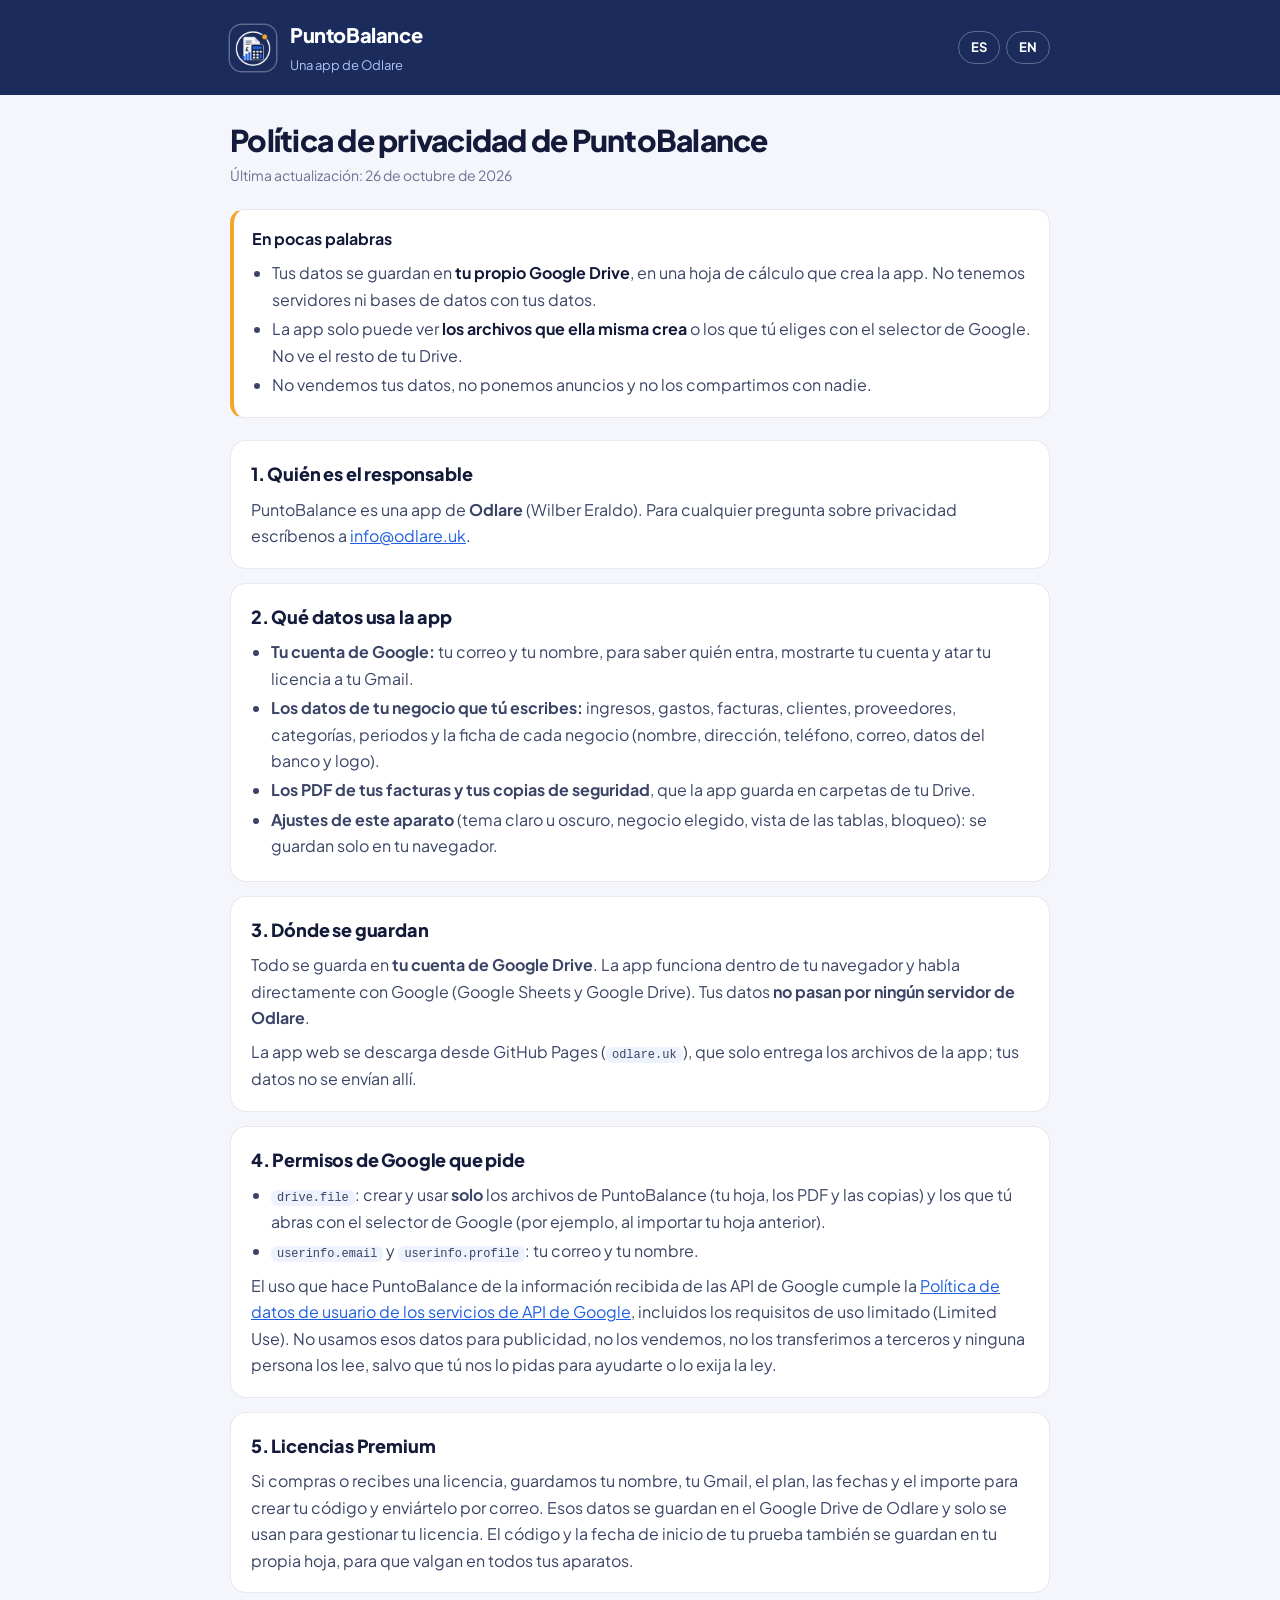
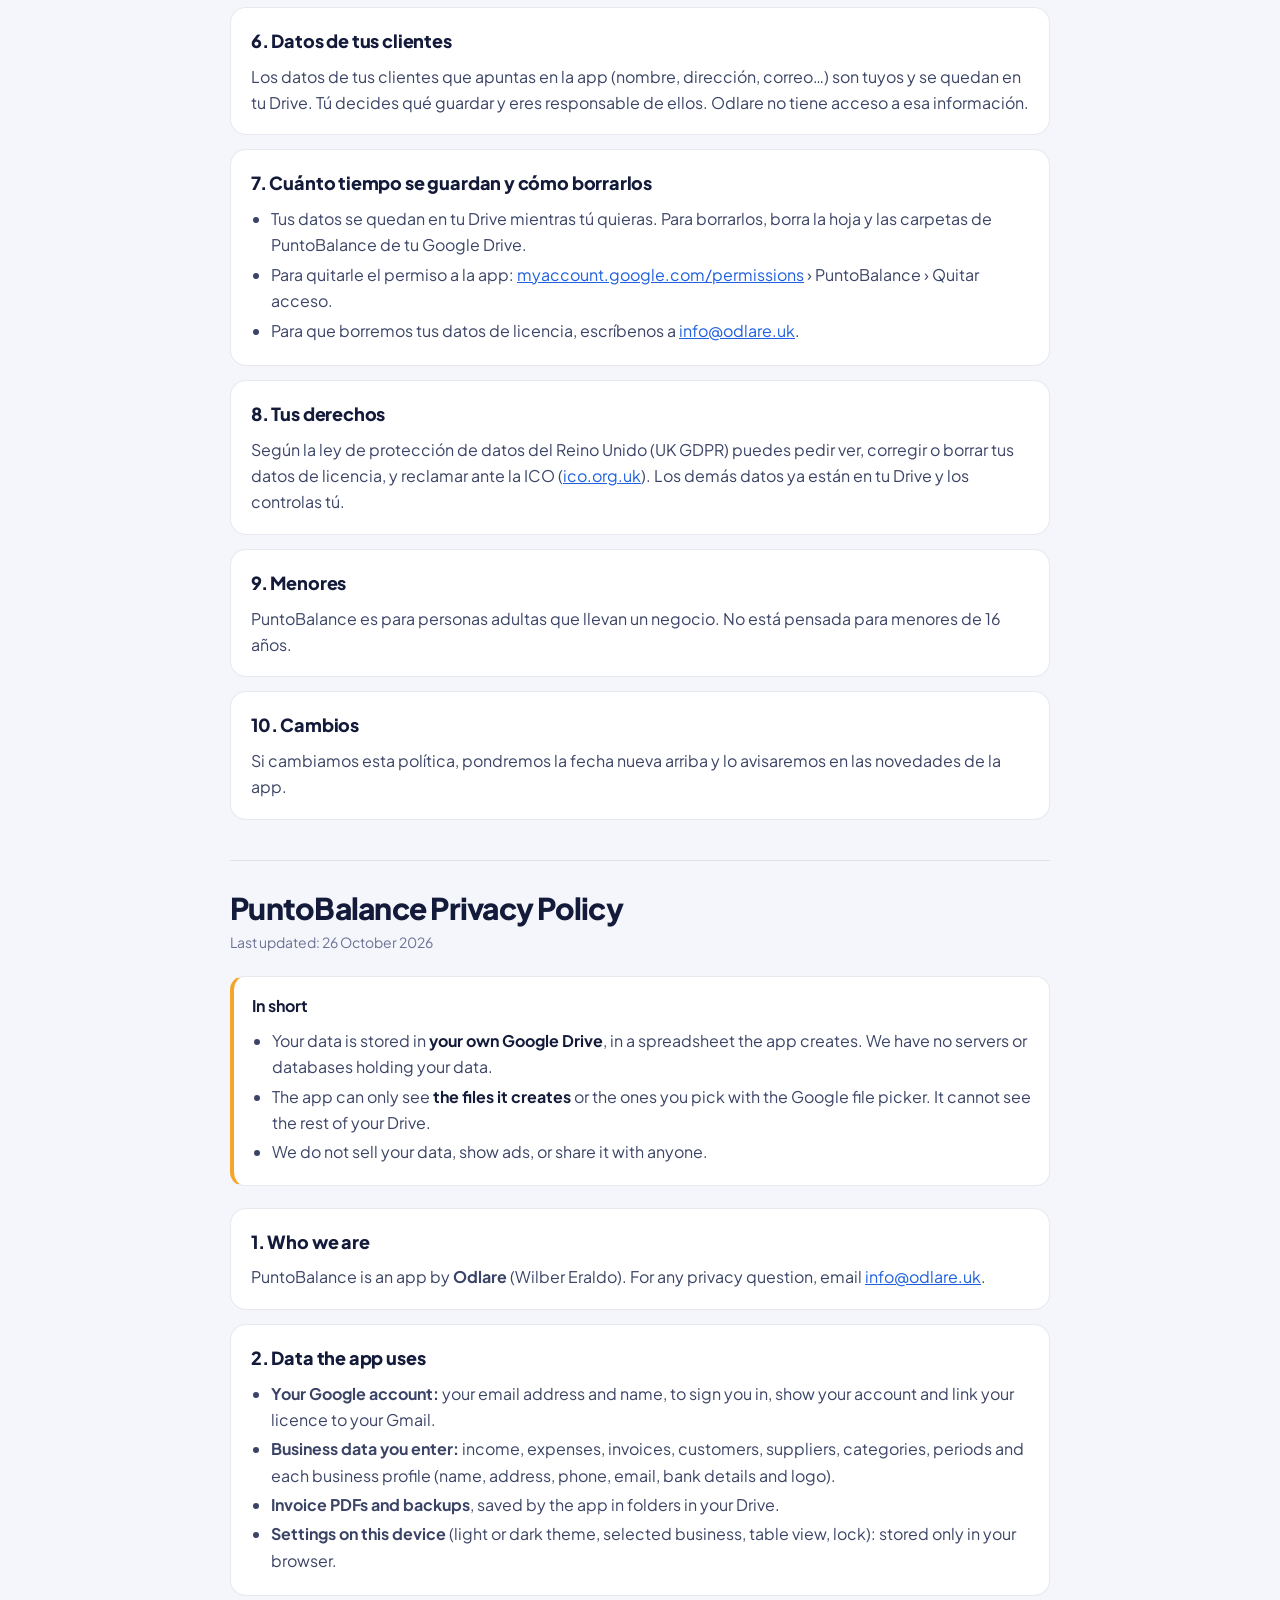
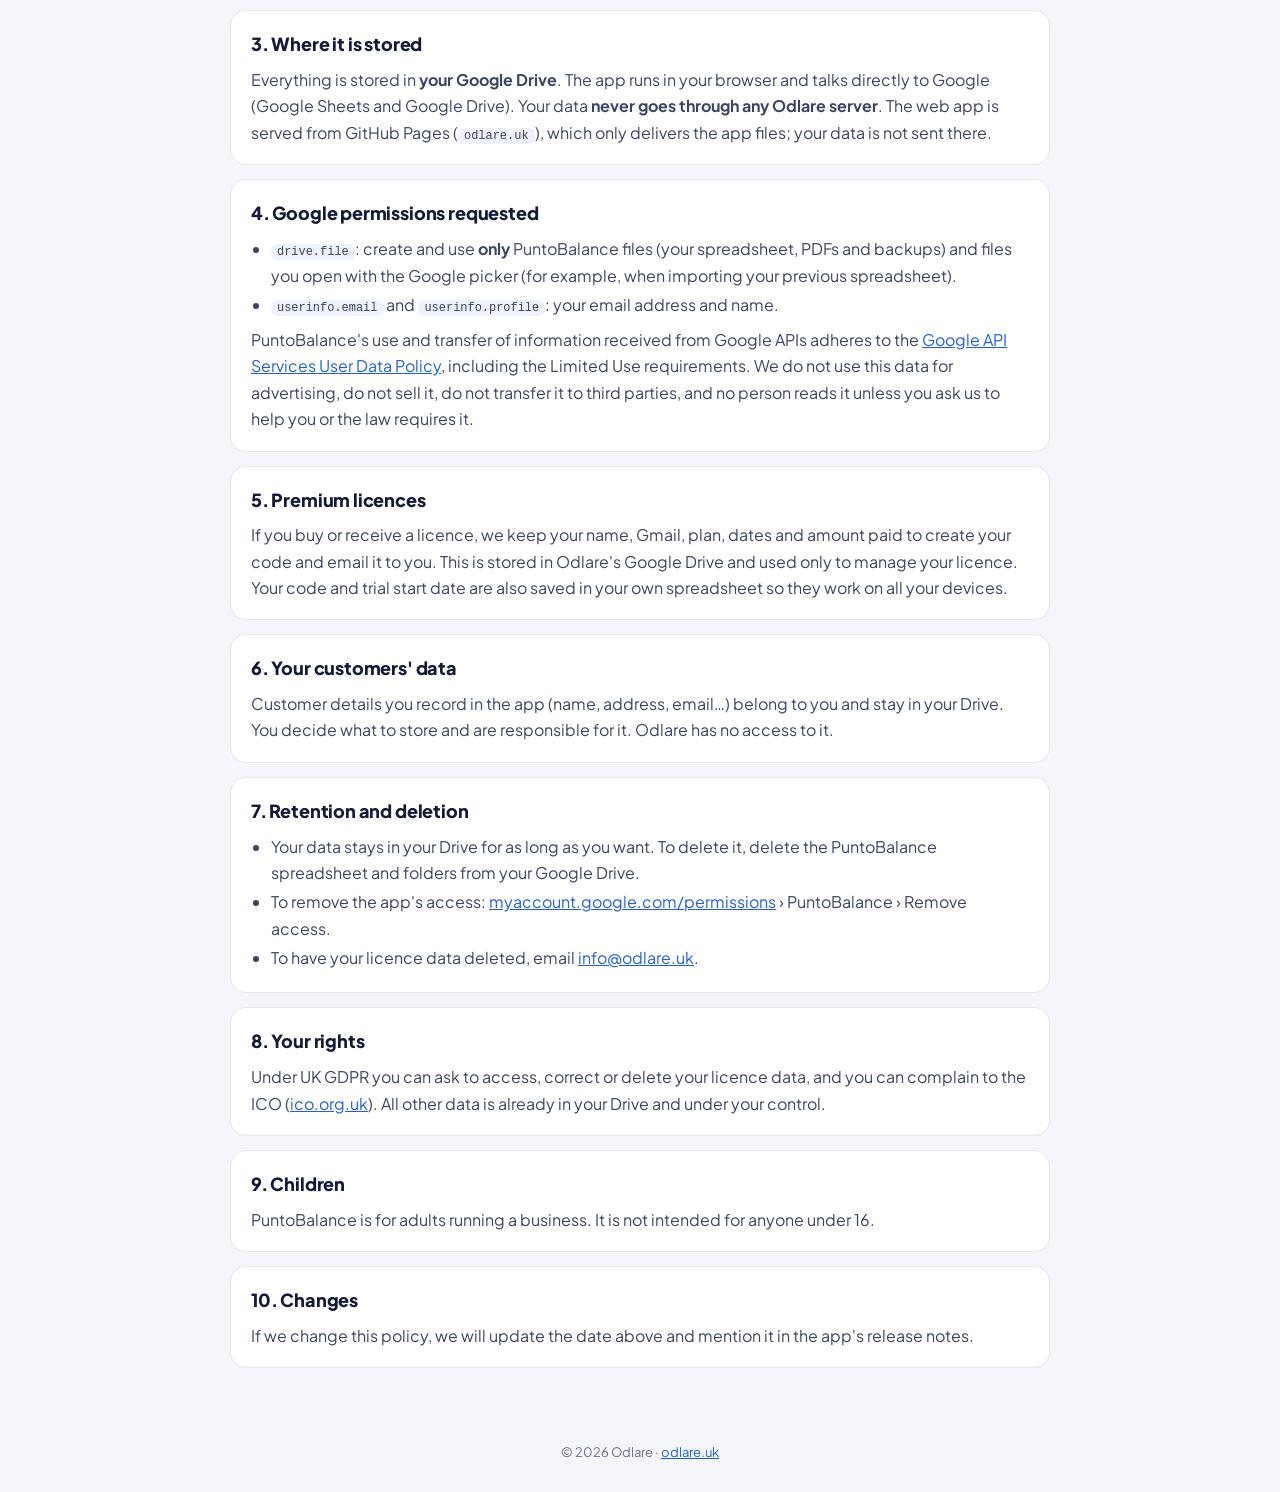
<file: privacidad-puntobalance.html>
<!doctype html>
<html lang="es">
<head>
<meta charset="utf-8">
<meta name="viewport" content="width=device-width, initial-scale=1">
<link rel="canonical" href="https://odlare.uk/privacidad-puntobalance.html">
<title>Política de privacidad · PuntoBalance</title>
<meta name="description" content="Política de privacidad de PuntoBalance, la app de facturas, ingresos y gastos de Odlare.">
<link rel="icon" href="img/icono-puntobalance.png">
<link href="https://fonts.googleapis.com/css2?family=Plus+Jakarta+Sans:wght@400;600;700;800&display=swap" rel="stylesheet">
<style>
:root{--bg:#F5F6FB;--card:#FFFFFF;--ink:#141B3A;--text:#3B4466;--muted:#6B7194;--line:rgba(27,43,91,.10);--navy:#1B2B5B;--blue:#1E60E0;--amber:#F4A62A}
@media (prefers-color-scheme: dark){:root:not([data-theme="light"]){--bg:#0D1124;--card:#161C38;--ink:#F3F2FF;--text:#C9CDE6;--muted:#8E95B8;--line:rgba(255,255,255,.09);color-scheme:dark}}
*{box-sizing:border-box;margin:0;padding:0}
body{background:var(--bg);color:var(--text);font-family:'Plus Jakarta Sans',system-ui,-apple-system,'Segoe UI',sans-serif;line-height:1.65;-webkit-font-smoothing:antialiased}
a{color:var(--blue)}
.top{background:var(--navy);color:#fff}
.top .in{max-width:860px;margin:0 auto;padding:18px 20px;display:flex;align-items:center;gap:14px}
.top img{width:46px;height:46px;border-radius:12px;box-shadow:0 0 0 1.5px rgba(255,255,255,.3)}
.top b{font-size:20px;font-weight:800;letter-spacing:-.02em;display:block}
.top small{color:#AFC3F5;font-size:13px}
.top .lang{margin-left:auto;display:flex;gap:6px}
.top .lang a{color:#fff;text-decoration:none;font-weight:700;font-size:13px;border:1px solid rgba(255,255,255,.3);border-radius:999px;padding:5px 12px}
main{max-width:860px;margin:0 auto;padding:28px 20px 60px}
h1{color:var(--ink);font-size:30px;font-weight:800;letter-spacing:-.025em;line-height:1.15}
.fecha{color:var(--muted);font-size:14px;margin:6px 0 22px}
.res{background:var(--card);border:1px solid var(--line);border-left:4px solid var(--amber);border-radius:14px;padding:16px 18px;margin-bottom:22px}
.res b{color:var(--ink)}
.res ul{margin:8px 0 0 20px}
section{background:var(--card);border:1px solid var(--line);border-radius:16px;padding:18px 20px;margin-bottom:14px}
h2{color:var(--ink);font-size:18px;font-weight:800;margin-bottom:8px;letter-spacing:-.01em}
p+p,p+ul,ul+p{margin-top:8px}
ul{margin-left:20px}
li{margin:3px 0}
code{background:rgba(30,96,224,.08);border-radius:6px;padding:1px 6px;font-size:.92em}
hr{border:0;border-top:1px solid var(--line);margin:40px 0 30px}
footer{text-align:center;color:var(--muted);font-size:13px;padding-bottom:30px}
</style>
</head>
<body>
<div class="top"><div class="in">
  <img src="img/icono-puntobalance.png" alt="">
  <div><b>PuntoBalance</b><small>Una app de Odlare</small></div>
  <div class="lang"><a href="#es">ES</a><a href="#en">EN</a></div>
</div></div>

<main>
<div id="es">
<h1>Política de privacidad de PuntoBalance</h1>
<p class="fecha">Última actualización: 26 de octubre de 2026</p>

<div class="res"><b>En pocas palabras</b>
<ul>
  <li>Tus datos se guardan en <b>tu propio Google Drive</b>, en una hoja de cálculo que crea la app. No tenemos servidores ni bases de datos con tus datos.</li>
  <li>La app solo puede ver <b>los archivos que ella misma crea</b> o los que tú eliges con el selector de Google. No ve el resto de tu Drive.</li>
  <li>No vendemos tus datos, no ponemos anuncios y no los compartimos con nadie.</li>
</ul></div>

<section><h2>1. Quién es el responsable</h2>
<p>PuntoBalance es una app de <b>Odlare</b> (Wilber Eraldo). Para cualquier pregunta sobre privacidad escríbenos a <a href="mailto:info@odlare.uk">info@odlare.uk</a>.</p></section>

<section><h2>2. Qué datos usa la app</h2>
<ul>
  <li><b>Tu cuenta de Google:</b> tu correo y tu nombre, para saber quién entra, mostrarte tu cuenta y atar tu licencia a tu Gmail.</li>
  <li><b>Los datos de tu negocio que tú escribes:</b> ingresos, gastos, facturas, clientes, proveedores, categorías, periodos y la ficha de cada negocio (nombre, dirección, teléfono, correo, datos del banco y logo).</li>
  <li><b>Los PDF de tus facturas y tus copias de seguridad</b>, que la app guarda en carpetas de tu Drive.</li>
  <li><b>Ajustes de este aparato</b> (tema claro u oscuro, negocio elegido, vista de las tablas, bloqueo): se guardan solo en tu navegador.</li>
</ul></section>

<section><h2>3. Dónde se guardan</h2>
<p>Todo se guarda en <b>tu cuenta de Google Drive</b>. La app funciona dentro de tu navegador y habla directamente con Google (Google Sheets y Google Drive). Tus datos <b>no pasan por ningún servidor de Odlare</b>.</p>
<p>La app web se descarga desde GitHub Pages (<code>odlare.uk</code>), que solo entrega los archivos de la app; tus datos no se envían allí.</p></section>

<section><h2>4. Permisos de Google que pide</h2>
<ul>
  <li><code>drive.file</code>: crear y usar <b>solo</b> los archivos de PuntoBalance (tu hoja, los PDF y las copias) y los que tú abras con el selector de Google (por ejemplo, al importar tu hoja anterior).</li>
  <li><code>userinfo.email</code> y <code>userinfo.profile</code>: tu correo y tu nombre.</li>
</ul>
<p>El uso que hace PuntoBalance de la información recibida de las API de Google cumple la <a href="https://developers.google.com/terms/api-services-user-data-policy" target="_blank" rel="noopener">Política de datos de usuario de los servicios de API de Google</a>, incluidos los requisitos de uso limitado (Limited Use). No usamos esos datos para publicidad, no los vendemos, no los transferimos a terceros y ninguna persona los lee, salvo que tú nos lo pidas para ayudarte o lo exija la ley.</p></section>

<section><h2>5. Licencias Premium</h2>
<p>Si compras o recibes una licencia, guardamos tu nombre, tu Gmail, el plan, las fechas y el importe para crear tu código y enviártelo por correo. Esos datos se guardan en el Google Drive de Odlare y solo se usan para gestionar tu licencia. El código y la fecha de inicio de tu prueba también se guardan en tu propia hoja, para que valgan en todos tus aparatos.</p></section>

<section><h2>6. Datos de tus clientes</h2>
<p>Los datos de tus clientes que apuntas en la app (nombre, dirección, correo…) son tuyos y se quedan en tu Drive. Tú decides qué guardar y eres responsable de ellos. Odlare no tiene acceso a esa información.</p></section>

<section><h2>7. Cuánto tiempo se guardan y cómo borrarlos</h2>
<ul>
  <li>Tus datos se quedan en tu Drive mientras tú quieras. Para borrarlos, borra la hoja y las carpetas de PuntoBalance de tu Google Drive.</li>
  <li>Para quitarle el permiso a la app: <a href="https://myaccount.google.com/permissions" target="_blank" rel="noopener">myaccount.google.com/permissions</a> › PuntoBalance › Quitar acceso.</li>
  <li>Para que borremos tus datos de licencia, escríbenos a <a href="mailto:info@odlare.uk">info@odlare.uk</a>.</li>
</ul></section>

<section><h2>8. Tus derechos</h2>
<p>Según la ley de protección de datos del Reino Unido (UK GDPR) puedes pedir ver, corregir o borrar tus datos de licencia, y reclamar ante la ICO (<a href="https://ico.org.uk" target="_blank" rel="noopener">ico.org.uk</a>). Los demás datos ya están en tu Drive y los controlas tú.</p></section>

<section><h2>9. Menores</h2>
<p>PuntoBalance es para personas adultas que llevan un negocio. No está pensada para menores de 16 años.</p></section>

<section><h2>10. Cambios</h2>
<p>Si cambiamos esta política, pondremos la fecha nueva arriba y lo avisaremos en las novedades de la app.</p></section>
</div>

<hr>

<div id="en" lang="en">
<h1>PuntoBalance Privacy Policy</h1>
<p class="fecha">Last updated: 26 October 2026</p>

<div class="res"><b>In short</b>
<ul>
  <li>Your data is stored in <b>your own Google Drive</b>, in a spreadsheet the app creates. We have no servers or databases holding your data.</li>
  <li>The app can only see <b>the files it creates</b> or the ones you pick with the Google file picker. It cannot see the rest of your Drive.</li>
  <li>We do not sell your data, show ads, or share it with anyone.</li>
</ul></div>

<section><h2>1. Who we are</h2>
<p>PuntoBalance is an app by <b>Odlare</b> (Wilber Eraldo). For any privacy question, email <a href="mailto:info@odlare.uk">info@odlare.uk</a>.</p></section>

<section><h2>2. Data the app uses</h2>
<ul>
  <li><b>Your Google account:</b> your email address and name, to sign you in, show your account and link your licence to your Gmail.</li>
  <li><b>Business data you enter:</b> income, expenses, invoices, customers, suppliers, categories, periods and each business profile (name, address, phone, email, bank details and logo).</li>
  <li><b>Invoice PDFs and backups</b>, saved by the app in folders in your Drive.</li>
  <li><b>Settings on this device</b> (light or dark theme, selected business, table view, lock): stored only in your browser.</li>
</ul></section>

<section><h2>3. Where it is stored</h2>
<p>Everything is stored in <b>your Google Drive</b>. The app runs in your browser and talks directly to Google (Google Sheets and Google Drive). Your data <b>never goes through any Odlare server</b>. The web app is served from GitHub Pages (<code>odlare.uk</code>), which only delivers the app files; your data is not sent there.</p></section>

<section><h2>4. Google permissions requested</h2>
<ul>
  <li><code>drive.file</code>: create and use <b>only</b> PuntoBalance files (your spreadsheet, PDFs and backups) and files you open with the Google picker (for example, when importing your previous spreadsheet).</li>
  <li><code>userinfo.email</code> and <code>userinfo.profile</code>: your email address and name.</li>
</ul>
<p>PuntoBalance's use and transfer of information received from Google APIs adheres to the <a href="https://developers.google.com/terms/api-services-user-data-policy" target="_blank" rel="noopener">Google API Services User Data Policy</a>, including the Limited Use requirements. We do not use this data for advertising, do not sell it, do not transfer it to third parties, and no person reads it unless you ask us to help you or the law requires it.</p></section>

<section><h2>5. Premium licences</h2>
<p>If you buy or receive a licence, we keep your name, Gmail, plan, dates and amount paid to create your code and email it to you. This is stored in Odlare's Google Drive and used only to manage your licence. Your code and trial start date are also saved in your own spreadsheet so they work on all your devices.</p></section>

<section><h2>6. Your customers' data</h2>
<p>Customer details you record in the app (name, address, email…) belong to you and stay in your Drive. You decide what to store and are responsible for it. Odlare has no access to it.</p></section>

<section><h2>7. Retention and deletion</h2>
<ul>
  <li>Your data stays in your Drive for as long as you want. To delete it, delete the PuntoBalance spreadsheet and folders from your Google Drive.</li>
  <li>To remove the app's access: <a href="https://myaccount.google.com/permissions" target="_blank" rel="noopener">myaccount.google.com/permissions</a> › PuntoBalance › Remove access.</li>
  <li>To have your licence data deleted, email <a href="mailto:info@odlare.uk">info@odlare.uk</a>.</li>
</ul></section>

<section><h2>8. Your rights</h2>
<p>Under UK GDPR you can ask to access, correct or delete your licence data, and you can complain to the ICO (<a href="https://ico.org.uk" target="_blank" rel="noopener">ico.org.uk</a>). All other data is already in your Drive and under your control.</p></section>

<section><h2>9. Children</h2>
<p>PuntoBalance is for adults running a business. It is not intended for anyone under 16.</p></section>

<section><h2>10. Changes</h2>
<p>If we change this policy, we will update the date above and mention it in the app's release notes.</p></section>
</div>
</main>
<footer>© 2026 Odlare · <a href="https://odlare.uk/">odlare.uk</a></footer>
</body>
</html>
</file>
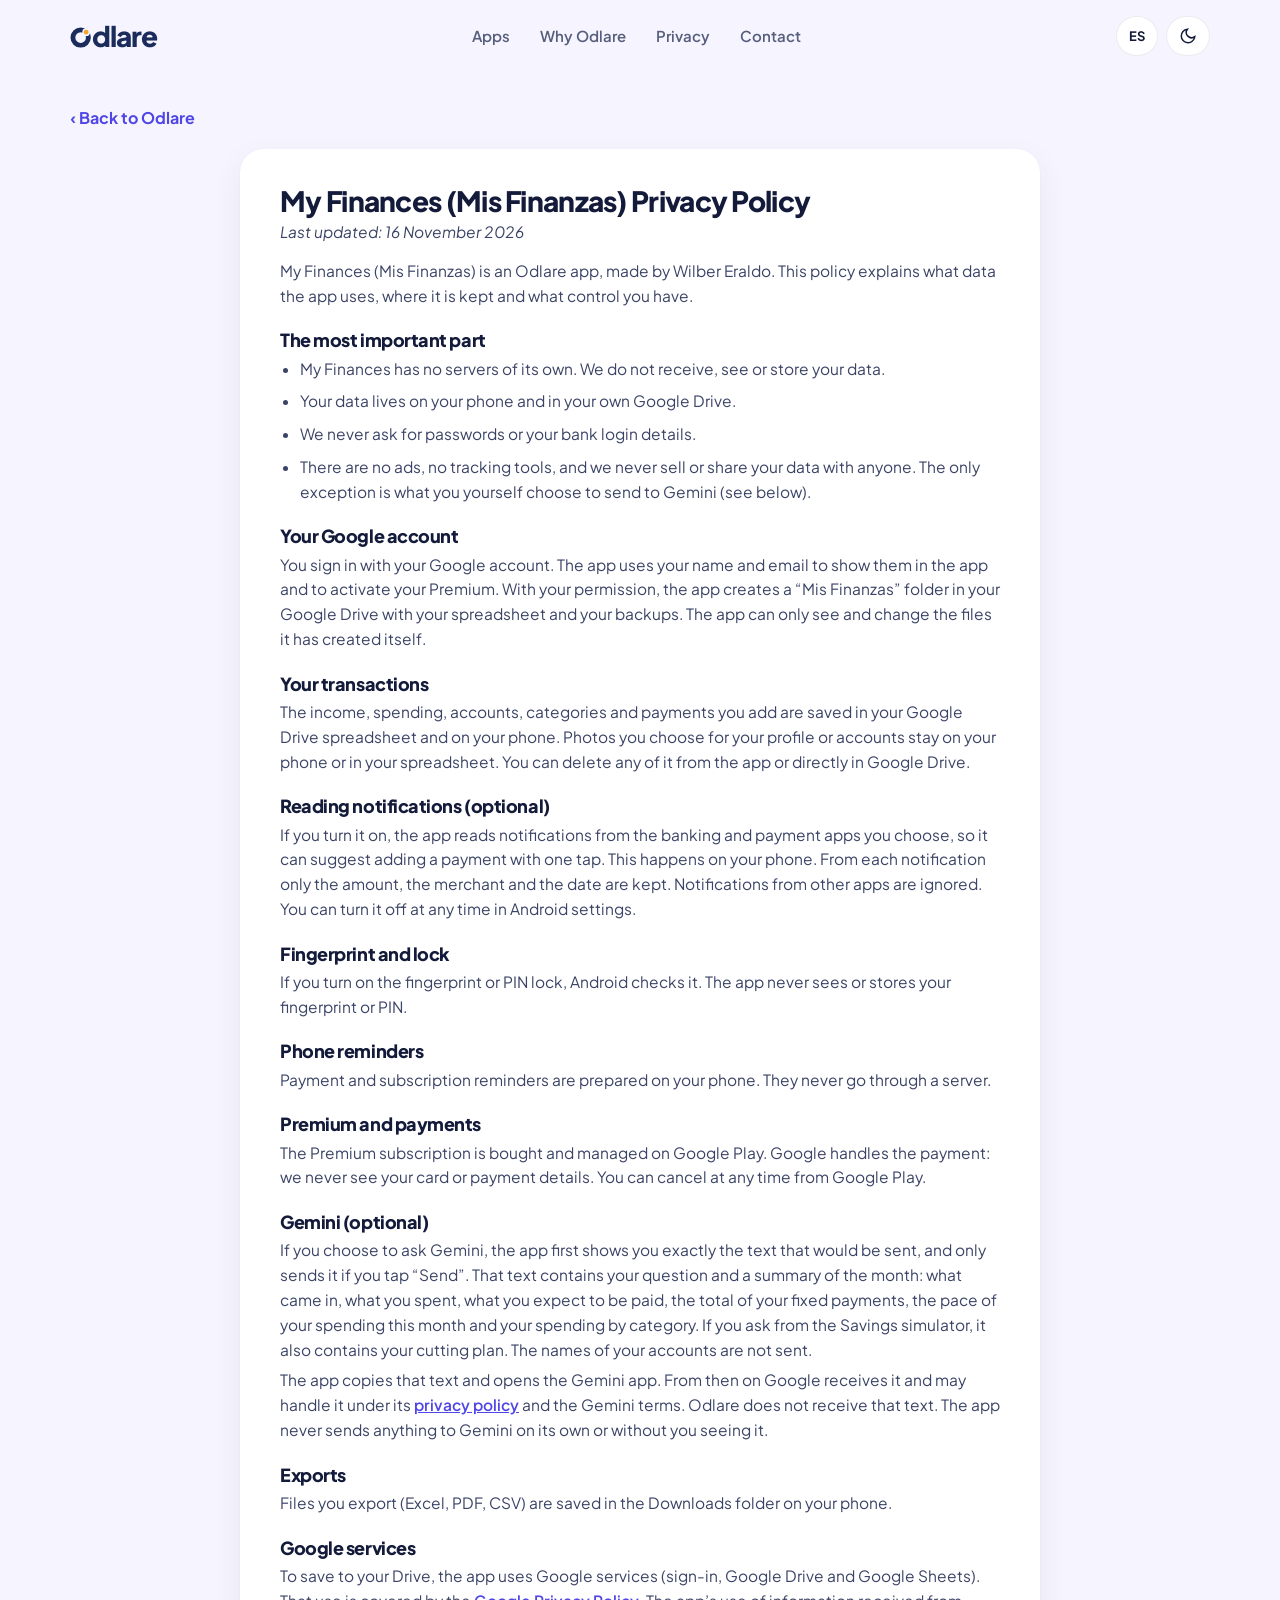
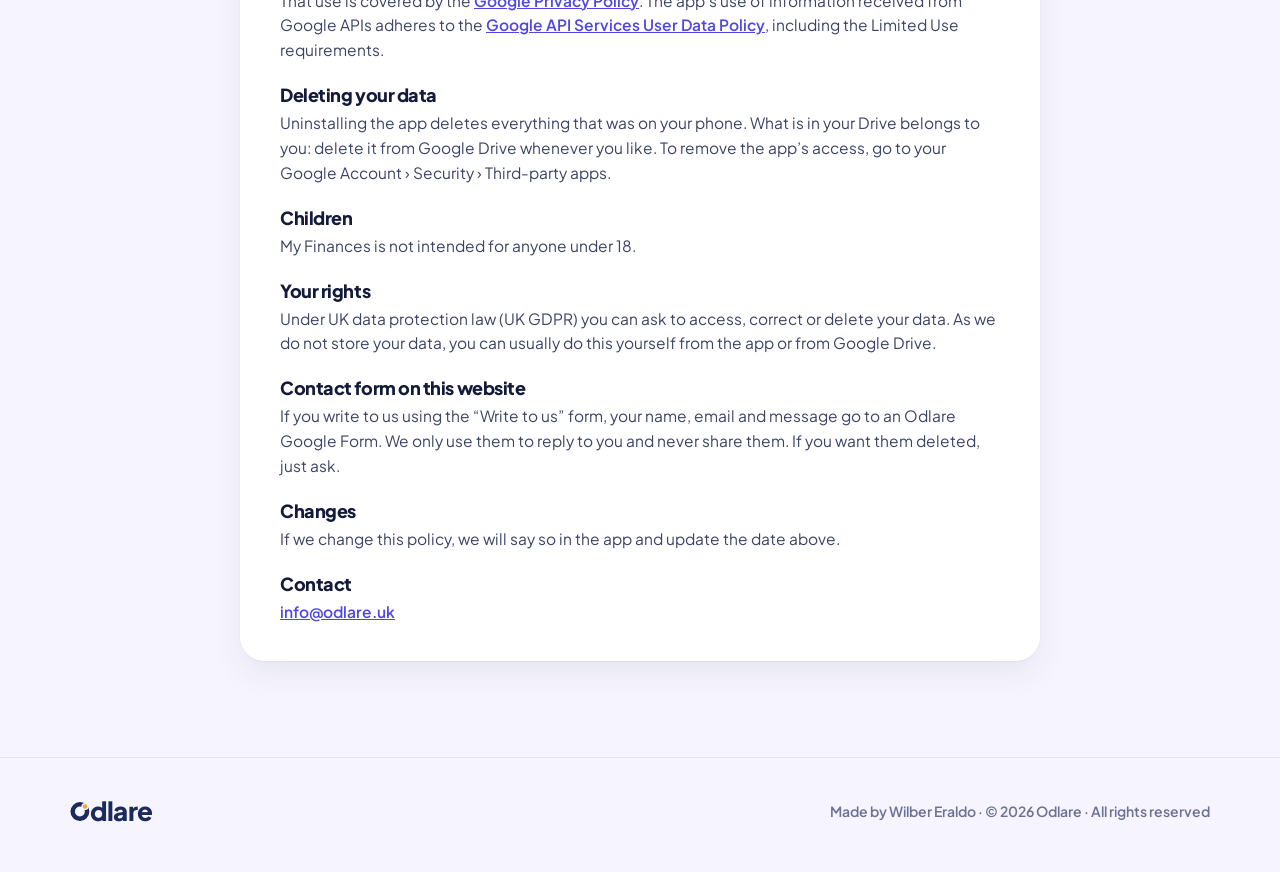
<file: privacidad.html>
<!doctype html>
<html lang="es">
<head>
<meta charset="utf-8">
<meta name="viewport" content="width=device-width, initial-scale=1, viewport-fit=cover">
<link rel="canonical" href="https://odlare.uk/privacidad.html">
<title>Política de privacidad · Mis Finanzas</title>
<link rel="icon" href="data:image/svg+xml,%3Csvg xmlns='http://www.w3.org/2000/svg' viewBox='0 0 100 100'%3E%3Ccircle cx='44' cy='58' r='32' fill='none' stroke='%231B2B5B' stroke-width='20'/%3E%3Ccircle cx='66.6' cy='35.4' r='13' fill='%23F4A62A' stroke='white' stroke-width='6'/%3E%3C/svg%3E">
<meta property="og:title" content="Política de privacidad · Mis Finanzas">
<meta property="og:description" content="Mis Finanzas: sabes cada día cuánto puedes gastar. Tus datos, en tu propio Google Drive.">
<meta property="og:image" content="img/icono-finanzas.png">

<meta name="description" content="Odlare hace apps sencillas para tu día a día: Mis Finanzas y, muy pronto, Mis Compras. Tus datos, siempre tuyos.">
<link rel="preconnect" href="https://fonts.googleapis.com">
<link rel="preconnect" href="https://fonts.gstatic.com" crossorigin>
<link href="https://fonts.googleapis.com/css2?family=Plus+Jakarta+Sans:wght@400;500;600;700;800&display=swap" rel="stylesheet">
<style>
:root{
  --bg:#F6F5FF; --bg2:#EEECFE; --card:#FFFFFF; --ink:#141B3A; --text:#3B4466; --muted:#6B7194;
  --line:rgba(27,43,91,.09); --navy:#1B2B5B; --amber:#F4A62A; --fin:#4F46E5; --fin2:#7C3AED; --com:#16A34A;
  --logo:#1B2B5B; --shadow:0 1px 2px rgba(20,27,58,.05),0 12px 32px rgba(20,27,58,.07);
  --phone:#10162E;
}
@media (prefers-color-scheme: dark){
  :root:not([data-theme="light"]){
    --bg:#0D1124; --bg2:#141936; --card:#161C38; --ink:#F3F2FF; --text:#C9CDE6; --muted:#8E95B8;
    --line:rgba(255,255,255,.08); --logo:#FFFFFF; --shadow:0 1px 2px rgba(0,0,0,.3),0 12px 32px rgba(0,0,0,.35); --phone:#05070F; color-scheme:dark;
  }
}
:root[data-theme="dark"]{
  --bg:#0D1124; --bg2:#141936; --card:#161C38; --ink:#F3F2FF; --text:#C9CDE6; --muted:#8E95B8;
  --line:rgba(255,255,255,.08); --logo:#FFFFFF; --shadow:0 1px 2px rgba(0,0,0,.3),0 12px 32px rgba(0,0,0,.35); --phone:#05070F; color-scheme:dark;
}
*{box-sizing:border-box;margin:0;padding:0}
html{scroll-behavior:smooth}
body{background:var(--bg);color:var(--text);font-family:'Plus Jakarta Sans',system-ui,sans-serif;line-height:1.6;-webkit-font-smoothing:antialiased;overflow-x:hidden}
a{color:inherit}
a:focus-visible,button:focus-visible{outline:3px solid var(--amber);outline-offset:3px}
.wrap{max-width:1188px;margin:0 auto;padding-left:max(24px,env(safe-area-inset-left,0px));padding-right:max(24px,env(safe-area-inset-right,0px))}
h1,h2,h3{color:var(--ink);font-weight:800;letter-spacing:-.025em;line-height:1.12}

/* Logo Odlare: la O es el aro con el puntito ámbar, luego «dlare» */
.odl{display:inline-flex;align-items:baseline;font-weight:800;letter-spacing:-.03em;color:var(--logo);line-height:1;text-decoration:none}
.odl svg{width:.865em;height:.865em;margin-right:-.094em;transform:translateY(.02em);flex:none;overflow:visible}

/* Cabecera */
body::before{content:"";position:fixed;inset:0 0 auto;height:env(safe-area-inset-top,0px);z-index:60;background:var(--bg)}
header{position:sticky;top:env(safe-area-inset-top,0px);z-index:50;background:color-mix(in srgb,var(--bg) 82%,transparent);backdrop-filter:blur(14px);-webkit-backdrop-filter:blur(14px);border-bottom:1px solid transparent;transition:border-color .2s}
header.scrolled{border-bottom-color:var(--line)}
.bar{display:flex;align-items:center;justify-content:space-between;height:72px;gap:16px}
.bar .odl{font-size:28px}
nav{display:flex;gap:30px}
nav a{text-decoration:none;font-weight:600;font-size:15px;color:var(--text);opacity:.85}
nav a:hover{opacity:1;color:var(--fin)}
.ctl{display:flex;gap:8px}
.ctl button{height:40px;min-width:40px;padding:0 12px;border-radius:999px;border:1px solid var(--line);background:var(--card);color:var(--ink);font:700 13px 'Plus Jakarta Sans',sans-serif;cursor:pointer;display:inline-flex;align-items:center;justify-content:center}
.ctl button svg{width:18px;height:18px}

/* Portada */
.hero{padding:72px 0 56px;position:relative;overflow-x:clip}
.hero::before{content:"";position:absolute;inset:-80px 0 auto 0;height:820px;background:radial-gradient(560px 320px at 76% 42%,color-mix(in srgb,var(--fin) 15%,transparent),transparent 72%),radial-gradient(380px 240px at 84% 64%,color-mix(in srgb,var(--com) 10%,transparent),transparent 72%);pointer-events:none;z-index:-1}
.hero .grid{display:grid;grid-template-columns:1.05fr .95fr;gap:40px;align-items:center}
.eyebrow{display:inline-flex;align-items:center;gap:8px;font-size:13px;font-weight:700;letter-spacing:.06em;text-transform:uppercase;color:var(--fin);background:color-mix(in srgb,var(--fin) 10%,transparent);padding:7px 14px;border-radius:999px;margin-bottom:22px}
.eyebrow i{width:7px;height:7px;border-radius:50%;background:var(--amber)}
.hero h1{font-size:clamp(38px,5.6vw,62px);margin-bottom:20px}
.hero h1 em{font-style:normal;background:linear-gradient(120deg,var(--fin),var(--fin2));-webkit-background-clip:text;background-clip:text;color:transparent}
.hero p.lead{font-size:19px;max-width:520px;margin-bottom:32px}
.btns{display:flex;gap:12px;flex-wrap:wrap}
.btn{display:inline-flex;align-items:center;gap:8px;height:52px;padding:0 26px;border-radius:999px;font-weight:700;font-size:16px;text-decoration:none;transition:transform .15s,box-shadow .15s}
.btn:hover{transform:translateY(-2px)}
.btn.pri{background:var(--fin);color:#fff;box-shadow:0 10px 24px color-mix(in srgb,var(--fin) 35%,transparent)}
.btn.sec{background:var(--card);color:var(--ink);border:1px solid var(--line)}
.trust{display:flex;gap:22px;flex-wrap:wrap;margin-top:34px;font-size:14px;font-weight:600;color:var(--muted)}
.trust span{display:inline-flex;align-items:center;gap:7px}
.trust svg{width:18px;height:18px;color:var(--com)}

/* Móviles */
.phones{position:relative;height:560px}
.phone{position:absolute;width:250px;aspect-ratio:9/19.4;border-radius:27px;padding:2.5px;background:linear-gradient(140deg,#5a5e68 0%,#1c1e23 14%,#2e3138 30%,#0e0f12 52%,#33363e 72%,#141519 88%,#4b4f59 100%);box-shadow:0 0 0 .5px rgba(0,0,0,.7),inset 0 0 0 .6px rgba(255,255,255,.28),0 44px 70px -24px rgba(20,27,58,.5),0 18px 34px -14px rgba(20,27,58,.35)}
.phone .scr{position:relative;width:100%;height:100%;border-radius:24.5px;overflow:hidden;background:#F4F5FA;border:3.5px solid #08090c;display:flex;flex-direction:column}.phone .scr img{flex:1;min-height:0;width:100%;object-fit:cover;object-position:center top;display:block}.phone .sb{flex:none;height:22px;display:flex;align-items:center;justify-content:space-between;padding:2px 16px 0 20px;font:700 10px/1 "Plus Jakarta Sans",sans-serif;color:#141B3A;letter-spacing:.01em}.phone .sb svg{height:9px;width:auto;display:block}.phone .sb .ico{display:flex;gap:4px;align-items:center}.phone .scr::before{content:"";position:absolute;top:6px;left:50%;width:10px;height:10px;margin-left:-5px;border-radius:50%;background:radial-gradient(circle at 35% 35%,#2b3550 0 18%,#07080c 45%);z-index:2}.phone .scr::after{content:"";position:absolute;inset:0;background:linear-gradient(118deg,rgba(255,255,255,.16) 0%,rgba(255,255,255,0) 30%);pointer-events:none;z-index:3}.phone::before{content:"";position:absolute;right:-2.5px;top:21%;width:2.5px;height:14%;border-radius:0 2px 2px 0;background:linear-gradient(90deg,#0f1013,#3d4049)}.phone::after{content:"";position:absolute;right:-2.5px;top:38%;width:2.5px;height:7%;border-radius:0 2px 2px 0;background:linear-gradient(90deg,#0f1013,#3d4049)}
.hero .p1{right:150px;top:20px;transform:rotate(-4deg);z-index:2}
.hero .p2{right:0;top:64px;transform:rotate(5deg);z-index:1}

/* Secciones */
section{padding:72px 0}
.head{text-align:center;max-width:640px;margin:0 auto 48px}
.head h2{font-size:clamp(30px,4vw,42px);margin-bottom:12px}
.head p{font-size:17px;color:var(--muted)}

.app{display:grid;grid-template-columns:1fr 1fr;gap:56px;align-items:center;background:var(--card);border-radius:32px;padding:56px;box-shadow:var(--shadow);margin-bottom:32px;position:relative;overflow:hidden}
.app.rev .media{order:-1}
.app .top{display:flex;align-items:center;gap:16px;margin-bottom:18px}
.app .top img{width:68px;height:68px;border-radius:18px;box-shadow:0 8px 20px rgba(20,27,58,.15)}
.app h3{font-size:32px}
.app .tag{font-size:14px;font-weight:700;color:var(--c)}
.app p.desc{font-size:17.5px;margin-bottom:22px}
.feats{list-style:none;display:grid;gap:12px;margin-bottom:26px}
.feats li{display:flex;gap:12px;align-items:flex-start;font-size:15.5px}
.feats li b{color:var(--ink)}
.feats .ck{flex:none;width:24px;height:24px;border-radius:8px;display:grid;place-items:center;background:color-mix(in srgb,var(--c) 13%,transparent);color:var(--c);margin-top:1px}
.feats .ck svg{width:15px;height:15px}
.meta{display:flex;flex-wrap:wrap;gap:10px;align-items:center}
.play{display:inline-flex;align-items:center;gap:10px;background:var(--ink);color:var(--bg);border-radius:14px;padding:9px 16px 9px 13px;font-weight:700;font-size:14px;line-height:1.15}
.play small{display:block;font-size:11px;font-weight:600;opacity:.75;letter-spacing:.02em}
.play svg{width:22px;height:22px}
.price{font-size:14px;font-weight:600;color:var(--muted);padding:8px 2px}
.noti{position:absolute;z-index:4;left:-34px;bottom:6px;width:262px;display:flex;gap:10px;align-items:flex-start;padding:12px 14px;border-radius:18px;background:color-mix(in srgb,var(--card) 92%,transparent);backdrop-filter:blur(10px);-webkit-backdrop-filter:blur(10px);border:1px solid var(--line);box-shadow:0 20px 40px -12px rgba(20,27,58,.35);font-size:13px;line-height:1.35;color:var(--text);animation:notiIn .8s .4s both,flota 5s 1.2s ease-in-out infinite}
.noti img{width:34px;height:34px;border-radius:9px;flex:none}.noti b{color:var(--ink)}.noti .t{color:var(--muted);font-size:11.5px;margin-left:6px}.noti p{margin:2px 0}.noti em{font-style:normal;font-weight:700;color:var(--fin);font-size:12.5px}
@keyframes notiIn{from{opacity:0;transform:translateY(14px) scale(.96)}}
@media (prefers-reduced-motion:reduce){.noti{animation:none}}
.media{display:flex;justify-content:center;position:relative;z-index:1}
.media .phone{position:relative;width:270px}
.app.pronto{display:block;padding:40px 56px}
.app.pronto .top{flex-wrap:wrap}.app.pronto .top .play{margin-left:auto}
.app.pronto .desc{max-width:640px}
.app.pronto .feats{grid-template-columns:repeat(3,1fr);gap:16px 28px;margin-bottom:0}
@media (max-width:900px){.app.pronto{padding:28px 22px}.app.pronto .feats{grid-template-columns:1fr}.app.pronto .top .play{margin-left:0}}

/* Principios */
.cards{display:grid;grid-template-columns:repeat(3,1fr);gap:22px}
.card{background:var(--card);border-radius:24px;padding:32px;box-shadow:var(--shadow)}
.card .ic{width:52px;height:52px;border-radius:16px;display:grid;place-items:center;background:var(--bg2);color:var(--fin);margin-bottom:20px}
.card .ic svg{width:26px;height:26px}
.card h3{font-size:20px;margin-bottom:8px}
.card p{font-size:15.5px;color:var(--muted)}

/* Contacto */
.contact{background:linear-gradient(140deg,#EEECFE,#E3E0FF);border-radius:32px;padding:56px;display:grid;grid-template-columns:auto 1fr auto;gap:36px;align-items:center;color:#3B4466}
.contact h2{color:#141B3A;font-size:34px;margin-bottom:8px}
.contact p{font-size:17px}
.contact .mail{display:flex;flex-direction:column;align-items:center;gap:8px}.contact .dir{font-weight:700;font-size:14px;user-select:all;color:#1B2B5B}
.contact .btn.pri{background:var(--navy);color:#fff;box-shadow:none}
.oli{width:150px;height:auto}
.oli .brazo{transform-origin:46px 92px;animation:hola 2.4s ease-in-out infinite}
@keyframes hola{0%,55%,100%{transform:rotate(0)}65%{transform:rotate(-14deg)}75%{transform:rotate(6deg)}85%{transform:rotate(-12deg)}}
.oli .cuerpo{animation:flota 4s ease-in-out infinite}
@keyframes flota{50%{transform:translateY(-5px)}}

/* Privacidad */
.priv{max-width:800px;margin:0 auto;background:var(--card);border-radius:24px;padding:36px 40px;box-shadow:var(--shadow)}
.priv h2{font-size:28px;margin-bottom:4px}.priv h3{font-size:18px;margin:22px 0 6px}.priv .fecha{font-style:italic;margin:0 0 14px!important}.priv a{color:var(--fin);font-weight:600}
.priv ul{padding-left:20px;display:grid;gap:8px;font-size:15.5px}
.priv p{font-size:15.5px;margin-top:6px}.priv ul{margin-top:6px}

footer{padding:40px 0 48px;border-top:1px solid var(--line);margin-top:24px}
footer .wrap{display:flex;justify-content:space-between;align-items:center;gap:20px;flex-wrap:wrap;font-size:14px;color:var(--muted);font-weight:600}
footer .odl{font-size:26px}
footer a{text-decoration:none}

.rv{transition:transform .6s ease}
@media (prefers-reduced-motion:reduce){.oli *{animation:none!important}}


/* Formulario */
.velo{position:fixed;inset:0;z-index:100;background:rgba(13,17,36,.55);display:flex;align-items:center;justify-content:center;padding:max(16px,env(safe-area-inset-top,0px)) max(16px,env(safe-area-inset-right,0px)) max(16px,env(safe-area-inset-bottom,0px)) max(16px,env(safe-area-inset-left,0px))}
.velo[hidden]{display:none!important}
.caja{background:var(--card);color:var(--text);width:100%;max-width:520px;max-height:100%;overflow:auto;border-radius:24px;padding:28px;box-shadow:0 30px 70px rgba(0,0,0,.3);display:flex;flex-direction:column}
.caja .cab{display:flex;justify-content:space-between;align-items:center;gap:12px}
.caja h2{font-size:26px}
.caja .x{width:40px;height:40px;border-radius:50%;border:0;background:var(--bg2);color:var(--ink);font-size:16px;cursor:pointer}
.caja .sub{margin:6px 0 14px;color:var(--muted)}
.caja label{display:block;font-weight:700;font-size:14px;color:var(--ink);margin:12px 0 6px}
.caja input,.caja select,.caja textarea{width:100%;font:500 16px 'Plus Jakarta Sans',sans-serif;color:var(--ink);background:var(--bg);border:1.5px solid var(--line);border-radius:14px;padding:12px 14px;resize:vertical}
.caja input:focus,.caja select:focus,.caja textarea:focus{outline:none;border-color:var(--fin)}
.caja .ancho{width:100%;justify-content:center;margin-top:18px;border:0;cursor:pointer}
.caja .nota{font-size:13px;color:var(--muted);text-align:center;margin-top:10px}
.caja .err{color:#DC2626;font-weight:600;font-size:14px;margin-top:10px}
.caja .dirbox{display:flex;align-items:center;justify-content:space-between;gap:10px;flex-wrap:wrap;background:var(--bg2);border-radius:14px;padding:10px 12px 10px 16px;margin-bottom:12px;font-weight:800;color:var(--ink);user-select:all}
.caja .mini{height:38px;padding:0 14px;font-size:14px;cursor:pointer}
.caja .fila{display:flex;gap:10px;flex-wrap:wrap;margin-top:12px}.caja .fila .btn{cursor:pointer;border:0}.caja .fila .btn.sec{border:1px solid var(--line)}
.caja .ok{color:var(--com);font-weight:700;margin-top:10px}
.okbox{text-align:center;padding:10px 0 4px;display:flex;flex-direction:column;align-items:center;gap:10px}.okbox .okic{width:64px;height:64px;border-radius:50%;display:grid;place-items:center;background:color-mix(in srgb,var(--com) 15%,transparent);color:var(--com)}.okbox .okic svg{width:32px;height:32px}.okbox h3{font-size:22px}.okbox p{color:var(--muted);max-width:360px}
.caja .ancho[disabled]{opacity:.6;cursor:wait}
button.btn{cursor:pointer;font-family:inherit;border:0}button.btn.sec{border:1px solid var(--line)}
@media (max-width:900px){
  nav{display:none}
  .hero{padding-top:40px}
  .hero .grid{grid-template-columns:1fr;gap:20px}
  .phones{height:470px;max-width:400px;margin:0 auto;width:100%}
  .hero .phone{width:205px}
  .hero .p1{left:0;right:auto}.hero .p2{right:0}
  .noti{left:auto;right:-4px;bottom:24px;width:230px;font-size:12px}
  .app{grid-template-columns:1fr;padding:32px 22px;gap:30px}
  .app .media{order:-1}
  .media .phone{width:230px}
  .cards{grid-template-columns:1fr}
  .contact{grid-template-columns:1fr;text-align:center;padding:40px 24px;justify-items:center}
  .priv{padding:28px 22px}
  section{padding:52px 0}
}
@media (max-width:420px){.wrap{padding-left:max(16px,env(safe-area-inset-left,0px));padding-right:max(16px,env(safe-area-inset-right,0px))}.hero .phone{width:180px}.phones{height:410px}.bar .odl{font-size:25px}}
.resumen{max-width:800px;margin:0 auto;background:var(--card);border-radius:24px;padding:36px 40px;box-shadow:var(--shadow)}.resumen h2{font-size:26px;margin-bottom:14px}.resumen ul{padding-left:20px;display:grid;gap:8px;font-size:15.5px}.resumen .btn{margin-top:22px;height:auto;min-height:52px;padding:12px 24px;text-align:center}
.volver{display:inline-flex;align-items:center;gap:6px;font-weight:700;color:var(--fin);text-decoration:none;margin:32px 0 18px}
@media (max-width:900px){.resumen{padding:28px 22px}}
</style>
</head>
<body>


<svg width="0" height="0" style="position:absolute" aria-hidden="true">
  <symbol id="o" viewBox="0 0 100 100"><circle cx="44" cy="58" r="32" fill="none" stroke="currentColor" stroke-width="20"/><circle cx="66.6" cy="35.4" r="13" fill="#F4A62A" stroke-width="6" style="stroke:var(--dotbg,var(--bg))"/></symbol>
  <symbol id="ck" viewBox="0 0 24 24"><path d="M5 12.5l4.5 4.5L19 7.5" fill="none" stroke="currentColor" stroke-width="3" stroke-linecap="round" stroke-linejoin="round"/></symbol>
</svg>

<header id="cab">
  <div class="wrap bar">
    <a href="./" class="odl" aria-label="Odlare"><svg aria-hidden="true"><use href="#o"/></svg>dlare</a>
    <nav>
      <a href="./#apps" data-es="Apps" data-en="Apps">Apps</a>
      <a href="./#por-que" data-es="Por qué Odlare" data-en="Why Odlare">Por qué Odlare</a>
      <a href="privacidad.html" data-es="Privacidad" data-en="Privacy">Privacidad</a>
      <a href="./#contacto" data-es="Contacto" data-en="Contact">Contacto</a>
    </nav>
    <div class="ctl">
      <button id="bLang" type="button" aria-label="English / Español">EN</button>
      <button id="bTema" type="button" aria-label="Tema claro u oscuro"><svg viewBox="0 0 24 24" fill="none" stroke="currentColor" stroke-width="2" stroke-linecap="round"><path d="M21 12.8A9 9 0 1 1 11.2 3a7 7 0 0 0 9.8 9.8z"/></svg></button>
    </div>
  </div>
</header>

<main>
<div class="wrap"><a class="volver" href="./" data-es="‹ Volver a Odlare" data-en="‹ Back to Odlare">‹ Volver a Odlare</a></div>
<section id="privacidad" style="padding-top:0">
  <div class="wrap">
    <div class="priv rv">
<div class="pol" data-solo="es"><h2>Política de privacidad de Mis Finanzas</h2><p class="fecha">Última actualización: 16 de noviembre de 2026</p><p>Mis Finanzas es una app de Odlare, hecha por Wilber Eraldo. Esta política explica qué datos usa la app, dónde se guardan y qué control tienes tú.</p><h3>Lo más importante</h3><ul><li>Mis Finanzas no tiene servidores propios. Nosotros no recibimos, no vemos y no guardamos tus datos.</li><li>Tus datos viven en tu teléfono y en tu propia cuenta de Google Drive.</li><li>No pedimos contraseñas ni datos de acceso a tu banco.</li><li>No hay publicidad, no usamos herramientas de seguimiento y no vendemos ni compartimos tus datos con nadie. La única excepción es lo que tú decidas enviar a Gemini (ver más abajo).</li></ul><h3>Tu cuenta de Google</h3><p>Entras con tu cuenta de Google. La app usa tu nombre y tu correo para mostrarlos en la app y para activar tu Premium. Con tu permiso, la app crea en tu Google Drive una carpeta «Mis Finanzas» con tu hoja de cálculo y tus copias de seguridad. La app solo puede ver y cambiar los archivos que ella misma ha creado.</p><h3>Tus movimientos</h3><p>Los ingresos, gastos, cuentas, categorías y pagos que apuntas se guardan en tu hoja de Google Drive y en el teléfono. Las fotos que eliges para tu perfil o tus cuentas se quedan en el teléfono o en tu hoja. Puedes borrar cualquier dato desde la app o directamente en Google Drive.</p><h3>Lectura de notificaciones (opcional)</h3><p>Si tú lo activas, la app lee las notificaciones de las apps de bancos y de pago que eliges, para proponerte apuntar un pago con un toque. Esto ocurre dentro del teléfono. De cada aviso solo se guarda el importe, el comercio y la fecha. Las notificaciones de otras apps se ignoran. Puedes desactivarlo cuando quieras en los ajustes de Android.</p><h3>Huella y bloqueo</h3><p>Si activas el bloqueo con huella o PIN, lo comprueba Android. La app nunca ve ni guarda tu huella ni tu PIN.</p><h3>Avisos del teléfono</h3><p>Los recordatorios de pagos y suscripciones se preparan dentro del teléfono. No pasan por ningún servidor.</p><h3>Premium y pagos</h3><p>La suscripción Premium se compra y se gestiona en Google Play. Google se encarga del cobro: nosotros nunca vemos tu tarjeta ni tus datos de pago. Puedes cancelarla cuando quieras desde Google Play.</p><h3>Gemini (opcional)</h3><p>Si eliges preguntar a Gemini, la app te enseña antes exactamente el texto que se enviaría, y solo lo envía si tú pulsas «Enviar». Ese texto lleva tu pregunta y un resumen del mes: lo que te ha entrado, lo que has gastado, lo que esperas cobrar, el total de tus pagos fijos, el ritmo de gasto del mes y tus gastos por categoría. Si lo pides desde el Simulador de ahorro, también lleva tu plan de recortes. No se envían los nombres de tus cuentas.</p><p>La app copia ese texto y abre la app de Gemini. Desde ese momento lo recibe Google, que puede tratarlo según su <a href="https://policies.google.com/privacy" rel="noopener" target="_blank">política de privacidad</a> y las condiciones de Gemini. Odlare no recibe ese texto. La app nunca envía nada a Gemini por su cuenta ni sin que tú lo veas.</p><h3>Exportar</h3><p>Los archivos que exportas (Excel, PDF, CSV) se guardan en la carpeta Descargas de tu teléfono.</p><h3>Servicios de Google</h3><p>Para guardar en tu Drive, la app usa los servicios de Google (inicio de sesión, Google Drive y Google Sheets). Ese uso se rige por la <a href="https://policies.google.com/privacy" rel="noopener" target="_blank">Política de privacidad de Google</a>. El uso que hace la app de la información recibida de las API de Google cumple la <a href="https://developers.google.com/terms/api-services-user-data-policy" rel="noopener" target="_blank">Política de datos de usuario de los servicios de API de Google</a>, incluidos los requisitos de uso limitado.</p><h3>Borrar tus datos</h3><p>Al desinstalar la app se borra todo lo que había en el teléfono. Lo que hay en tu Drive es tuyo: lo borras desde Google Drive cuando quieras. Para quitar el permiso de la app, ve a tu cuenta de Google › Seguridad › Apps de terceros.</p><h3>Menores</h3><p>Mis Finanzas no está dirigida a menores de 18 años.</p><h3>Tus derechos</h3><p>Según la ley de protección de datos del Reino Unido (UK GDPR) puedes pedir acceso, corrección o borrado de tus datos. Como nosotros no guardamos datos tuyos, normalmente puedes hacerlo tú mismo desde la app o desde Google Drive.</p><h3>Formulario de contacto de esta web</h3><p>Si nos escribes desde el formulario «Escríbenos», tu nombre, tu correo y tu mensaje llegan a un formulario de Google de Odlare. Solo los usamos para contestarte y no los compartimos con nadie. Si quieres que los borremos, escríbenos.</p><h3>Cambios</h3><p>Si cambiamos esta política, lo avisaremos en la app y cambiaremos la fecha de arriba.</p><h3>Contacto</h3><p><a href="mailto:info@odlare.uk">info@odlare.uk</a></p></div>
<div class="pol" data-solo="en"><h2>My Finances (Mis Finanzas) Privacy Policy</h2><p class="fecha">Last updated: 16 November 2026</p><p>My Finances (Mis Finanzas) is an Odlare app, made by Wilber Eraldo. This policy explains what data the app uses, where it is kept and what control you have.</p><h3>The most important part</h3><ul><li>My Finances has no servers of its own. We do not receive, see or store your data.</li><li>Your data lives on your phone and in your own Google Drive.</li><li>We never ask for passwords or your bank login details.</li><li>There are no ads, no tracking tools, and we never sell or share your data with anyone. The only exception is what you yourself choose to send to Gemini (see below).</li></ul><h3>Your Google account</h3><p>You sign in with your Google account. The app uses your name and email to show them in the app and to activate your Premium. With your permission, the app creates a “Mis Finanzas” folder in your Google Drive with your spreadsheet and your backups. The app can only see and change the files it has created itself.</p><h3>Your transactions</h3><p>The income, spending, accounts, categories and payments you add are saved in your Google Drive spreadsheet and on your phone. Photos you choose for your profile or accounts stay on your phone or in your spreadsheet. You can delete any of it from the app or directly in Google Drive.</p><h3>Reading notifications (optional)</h3><p>If you turn it on, the app reads notifications from the banking and payment apps you choose, so it can suggest adding a payment with one tap. This happens on your phone. From each notification only the amount, the merchant and the date are kept. Notifications from other apps are ignored. You can turn it off at any time in Android settings.</p><h3>Fingerprint and lock</h3><p>If you turn on the fingerprint or PIN lock, Android checks it. The app never sees or stores your fingerprint or PIN.</p><h3>Phone reminders</h3><p>Payment and subscription reminders are prepared on your phone. They never go through a server.</p><h3>Premium and payments</h3><p>The Premium subscription is bought and managed on Google Play. Google handles the payment: we never see your card or payment details. You can cancel at any time from Google Play.</p><h3>Gemini (optional)</h3><p>If you choose to ask Gemini, the app first shows you exactly the text that would be sent, and only sends it if you tap “Send”. That text contains your question and a summary of the month: what came in, what you spent, what you expect to be paid, the total of your fixed payments, the pace of your spending this month and your spending by category. If you ask from the Savings simulator, it also contains your cutting plan. The names of your accounts are not sent.</p><p>The app copies that text and opens the Gemini app. From then on Google receives it and may handle it under its <a href="https://policies.google.com/privacy" rel="noopener" target="_blank">privacy policy</a> and the Gemini terms. Odlare does not receive that text. The app never sends anything to Gemini on its own or without you seeing it.</p><h3>Exports</h3><p>Files you export (Excel, PDF, CSV) are saved in the Downloads folder on your phone.</p><h3>Google services</h3><p>To save to your Drive, the app uses Google services (sign-in, Google Drive and Google Sheets). That use is covered by the <a href="https://policies.google.com/privacy" rel="noopener" target="_blank">Google Privacy Policy</a>. The app’s use of information received from Google APIs adheres to the <a href="https://developers.google.com/terms/api-services-user-data-policy" rel="noopener" target="_blank">Google API Services User Data Policy</a>, including the Limited Use requirements.</p><h3>Deleting your data</h3><p>Uninstalling the app deletes everything that was on your phone. What is in your Drive belongs to you: delete it from Google Drive whenever you like. To remove the app’s access, go to your Google Account › Security › Third-party apps.</p><h3>Children</h3><p>My Finances is not intended for anyone under 18.</p><h3>Your rights</h3><p>Under UK data protection law (UK GDPR) you can ask to access, correct or delete your data. As we do not store your data, you can usually do this yourself from the app or from Google Drive.</p><h3>Contact form on this website</h3><p>If you write to us using the “Write to us” form, your name, email and message go to an Odlare Google Form. We only use them to reply to you and never share them. If you want them deleted, just ask.</p><h3>Changes</h3><p>If we change this policy, we will say so in the app and update the date above.</p><h3>Contact</h3><p><a href="mailto:info@odlare.uk">info@odlare.uk</a></p></div>
    </div>
  </div>
</section>
</main>
<div class="velo" id="velo" hidden>
  <form class="caja" id="formMsg" novalidate>
    <div class="cab"><h2 data-es="Escríbenos" data-en="Write to us">Escríbenos</h2><button type="button" class="x" id="cerrarForm" aria-label="Cerrar">✕</button></div>
    <div id="pasoForm">
      <p class="sub" data-es="Cuéntanos tu duda o tu idea. Te contestamos por correo." data-en="Tell us your question or idea. We'll reply by email.">Cuéntanos tu duda o tu idea. Te contestamos por correo.</p>
      <label for="fNombre" data-es="Tu nombre" data-en="Your name">Tu nombre</label>
      <input id="fNombre" name="nombre" autocomplete="name" maxlength="80" required>
      <label for="fCorreo" data-es="Tu correo (para contestarte)" data-en="Your email (so we can reply)">Tu correo (para contestarte)</label>
      <input id="fCorreo" name="correo" type="email" autocomplete="email" maxlength="120" required>
      <label for="fTema" data-es="Sobre" data-en="About">Sobre</label>
      <select id="fTema" name="tema">
        <option value="Mis Finanzas" data-es="Mis Finanzas" data-en="My Finances">Mis Finanzas</option>
        <option value="Mis Compras" data-es="Mis Compras" data-en="My Shopping">Mis Compras</option>
        <option value="Quiero probar las apps / I want to try the apps" data-es="Quiero probar las apps" data-en="I want to try the apps">Quiero probar las apps</option>
        <option value="Otra cosa / Something else" data-es="Otra cosa" data-en="Something else">Otra cosa</option>
      </select>
      <label for="fMsg" data-es="Tu mensaje" data-en="Your message">Tu mensaje</label>
      <textarea id="fMsg" name="mensaje" rows="5" maxlength="2000"></textarea>
      <p class="err" id="fErr" hidden></p>
      <button type="submit" class="btn pri ancho" data-es="Enviar mensaje" data-en="Send message">Enviar mensaje</button>
      <p class="nota" data-es="Solo usamos tus datos para contestarte." data-en="We only use your details to reply to you.">Solo usamos tus datos para contestarte.</p>
    </div>
    <div id="pasoOk" hidden class="okbox">
      <div class="okic"><svg viewBox="0 0 24 24"><path d="M5 12.5l4.5 4.5L19 7.5" fill="none" stroke="currentColor" stroke-width="3" stroke-linecap="round" stroke-linejoin="round"/></svg></div>
      <h3 data-es="¡Mensaje enviado!" data-en="Message sent!">¡Mensaje enviado!</h3>
      <p data-es="Gracias por escribirnos. Te contestaremos a tu correo lo antes posible." data-en="Thanks for writing to us. We'll reply to your email as soon as we can.">Gracias por escribirnos. Te contestaremos a tu correo lo antes posible.</p>
      <button type="button" class="btn pri" id="cerrarOk" data-es="Cerrar" data-en="Close">Cerrar</button>
    </div>
    <div id="pasoListo" hidden>
      <p class="sub" data-es="No hemos podido enviarlo desde aquí. Copia el mensaje y mándalo a esta dirección:" data-en="We couldn't send it from here. Copy the message and send it to this address:">No hemos podido enviarlo desde aquí. Copia el mensaje y mándalo a esta dirección:</p>
      <div class="dirbox"><span id="dirTxt">info@odlare.uk</span><button type="button" class="btn sec mini" id="copDir" data-es="Copiar correo" data-en="Copy email">Copiar correo</button></div>
      <textarea id="msgFinal" rows="7" readonly></textarea>
      <div class="fila"><button type="button" class="btn pri" id="copMsg" data-es="Copiar mensaje" data-en="Copy message">Copiar mensaje</button><button type="button" class="btn sec" id="volverForm" data-es="Cambiar algo" data-en="Edit">Cambiar algo</button></div>
      <p class="ok" id="copiado" hidden></p>
    </div>
  </form>
</div>


<footer>
  <div class="wrap">
    <a href="./" class="odl" aria-label="Odlare"><svg aria-hidden="true"><use href="#o"/></svg>dlare</a>
    <span><span data-es="Hechas por" data-en="Made by">Hechas por</span> Wilber Eraldo · © 2026 Odlare · <span data-es="Todos los derechos reservados" data-en="All rights reserved">Todos los derechos reservados</span></span>
  </div>
</footer>

<script>
(function(){
  var IMG={fin:{es:"img/fin-es-v2.jpg",en:"img/fin-en-v2.jpg"},fin2:{es:"img/fin2-es-v2.jpg",en:"img/fin2-en-v2.jpg"}};
  var raiz=document.documentElement, lang="es";
  function leer(k){try{return localStorage.getItem(k)}catch(e){return null}}
  function poner(k,v){try{localStorage.setItem(k,v)}catch(e){}}
  function idioma(l){
    lang=l; raiz.lang=l; document.getElementById("bLang").textContent=l==="es"?"EN":"ES";
    document.querySelectorAll("[data-es]").forEach(function(e){e.innerHTML=e.getAttribute("data-"+l)});
    document.querySelectorAll("[data-solo]").forEach(function(e){e.hidden=e.getAttribute("data-solo")!==l});
    document.querySelectorAll("img[data-img]").forEach(function(i){i.src=IMG[i.getAttribute("data-img")][l]});
    var TT={"Odlare · Apps sencillas para tu día a día":"Odlare · Simple apps for everyday life","Política de privacidad · Mis Finanzas":"Privacy policy · My Finances"};
    Object.keys(TT).forEach(function(k){if(document.title===k||document.title===TT[k])document.title=l==="en"?TT[k]:k});
    poner("odl_lang",l);
  }
  var q=(location.search.match(/[?&]lang=(es|en)/)||[])[1];
  var guardado=q||leer("odl_lang");
  idioma(guardado||(/^es\b/i.test(navigator.language||"es")?"es":"en"));
  document.getElementById("bLang").onclick=function(){idioma(lang==="es"?"en":"es")};

  function oscuro(){var t=raiz.getAttribute("data-theme");return t?t==="dark":matchMedia("(prefers-color-scheme: dark)").matches}
  var t=leer("odl_tema"); if(t) raiz.setAttribute("data-theme",t);
  document.getElementById("bTema").onclick=function(){var n=oscuro()?"light":"dark";raiz.setAttribute("data-theme",n);poner("odl_tema",n)};


  /* Formulario «Escríbenos» */
  var CORREO="info@odlare.uk", velo=document.getElementById("velo");
  function T(es,en){return lang==="en"?en:es}
  function abrir(){velo.hidden=false;document.getElementById("pasoForm").hidden=false;document.getElementById("pasoListo").hidden=true;setTimeout(function(){document.getElementById("fNombre").focus()},50)}
  function cerrar(){velo.hidden=true}
  var bF=document.getElementById("abrirForm"); if(bF) bF.onclick=abrir;
  document.querySelectorAll("[data-abrir-form]").forEach(function(b){b.onclick=abrir});
  document.getElementById("cerrarForm").onclick=cerrar;
  if(location.hash==="#escribenos")abrir();
  velo.addEventListener("click",function(e){if(e.target===velo)cerrar()});
  addEventListener("keydown",function(e){if(e.key==="Escape"&&!velo.hidden)cerrar()});
  document.getElementById("volverForm").onclick=function(){document.getElementById("pasoForm").hidden=false;document.getElementById("pasoListo").hidden=true};
  function copiar(txt,el){
    var aviso=document.getElementById("copiado");
    function bien(){aviso.textContent=T("Copiado ✓","Copied ✓");aviso.hidden=false}
    function mal(){if(el){el.focus();el.select&&el.select()}aviso.textContent=T("Selecciona el texto y cópialo.","Select the text and copy it.");aviso.hidden=false}
    try{navigator.clipboard.writeText(txt).then(bien,mal)}catch(e){mal()}
  }
  document.getElementById("copDir").onclick=function(){copiar(CORREO,null)};
  document.getElementById("copMsg").onclick=function(){var t=document.getElementById("msgFinal");copiar(t.value,t)};
  var BUZON="https://docs.google.com/forms/d/e/1FAIpQLScIity9SGhppYjYu_MI5ogOXlgy444xwLBfToYGzNfffAg3MA/formResponse";
  function paso(id){["pasoForm","pasoOk","pasoListo"].forEach(function(p){document.getElementById(p).hidden=p!==id})}
  document.getElementById("cerrarOk").onclick=function(){cerrar();document.getElementById("formMsg").reset();paso("pasoForm")};
  document.getElementById("formMsg").addEventListener("submit",function(e){
    e.preventDefault();
    var n=document.getElementById("fNombre").value.trim(), c=document.getElementById("fCorreo").value.trim(),
        tema=document.getElementById("fTema"), m=document.getElementById("fMsg").value.trim(), err=document.getElementById("fErr");
    function fallo(t){err.textContent=t;err.hidden=false}
    if(!n) return fallo(T("Escribe tu nombre.","Please write your name."));
    if(!/^[^@\s]+@[^@\s]+\.[^@\s]+$/.test(c)) return fallo(T("Revisa tu correo: lo necesitamos para contestarte.","Check your email: we need it to reply to you."));
    if(!m) return fallo(T("Escribe tu mensaje.","Please write your message."));
    err.hidden=true;
    var boton=e.target.querySelector("button[type=submit]"), txt=boton.innerHTML;
    boton.disabled=true; boton.textContent=T("Enviando…","Sending…");
    var datos=new URLSearchParams();
    datos.append("entry.233069685",n); datos.append("entry.413360834",c);
    datos.append("entry.911962182",tema.value); datos.append("entry.96151042",m+(lang==="en"?"\n\n[EN]":""));
    function fin(){boton.disabled=false;boton.innerHTML=txt}
    function planB(){
      fin();
      var asunto="Odlare · "+tema.options[tema.selectedIndex].text+" · "+n;
      document.getElementById("msgFinal").value=T("Para: ","To: ")+CORREO+"\n"+T("Asunto: ","Subject: ")+asunto+"\n\n"+m+"\n\n— "+n+" ("+c+")";
      document.getElementById("copiado").hidden=true; paso("pasoListo");
    }
    try{
      fetch(BUZON,{method:"POST",mode:"no-cors",body:datos}).then(function(){fin();paso("pasoOk")},planB);
    }catch(x){planB()}
  });
  var cab=document.getElementById("cab");
  addEventListener("scroll",function(){cab.classList.toggle("scrolled",scrollY>8)},{passive:true});

  if("IntersectionObserver" in window){
    var io=new IntersectionObserver(function(es){es.forEach(function(e){if(e.isIntersecting){e.target.classList.add("on");io.unobserve(e.target)}})},{threshold:.12});
    document.querySelectorAll(".rv").forEach(function(e){io.observe(e)});
  } else document.querySelectorAll(".rv").forEach(function(e){e.classList.add("on")});
})();
</script>

</body>
</html>
</file>
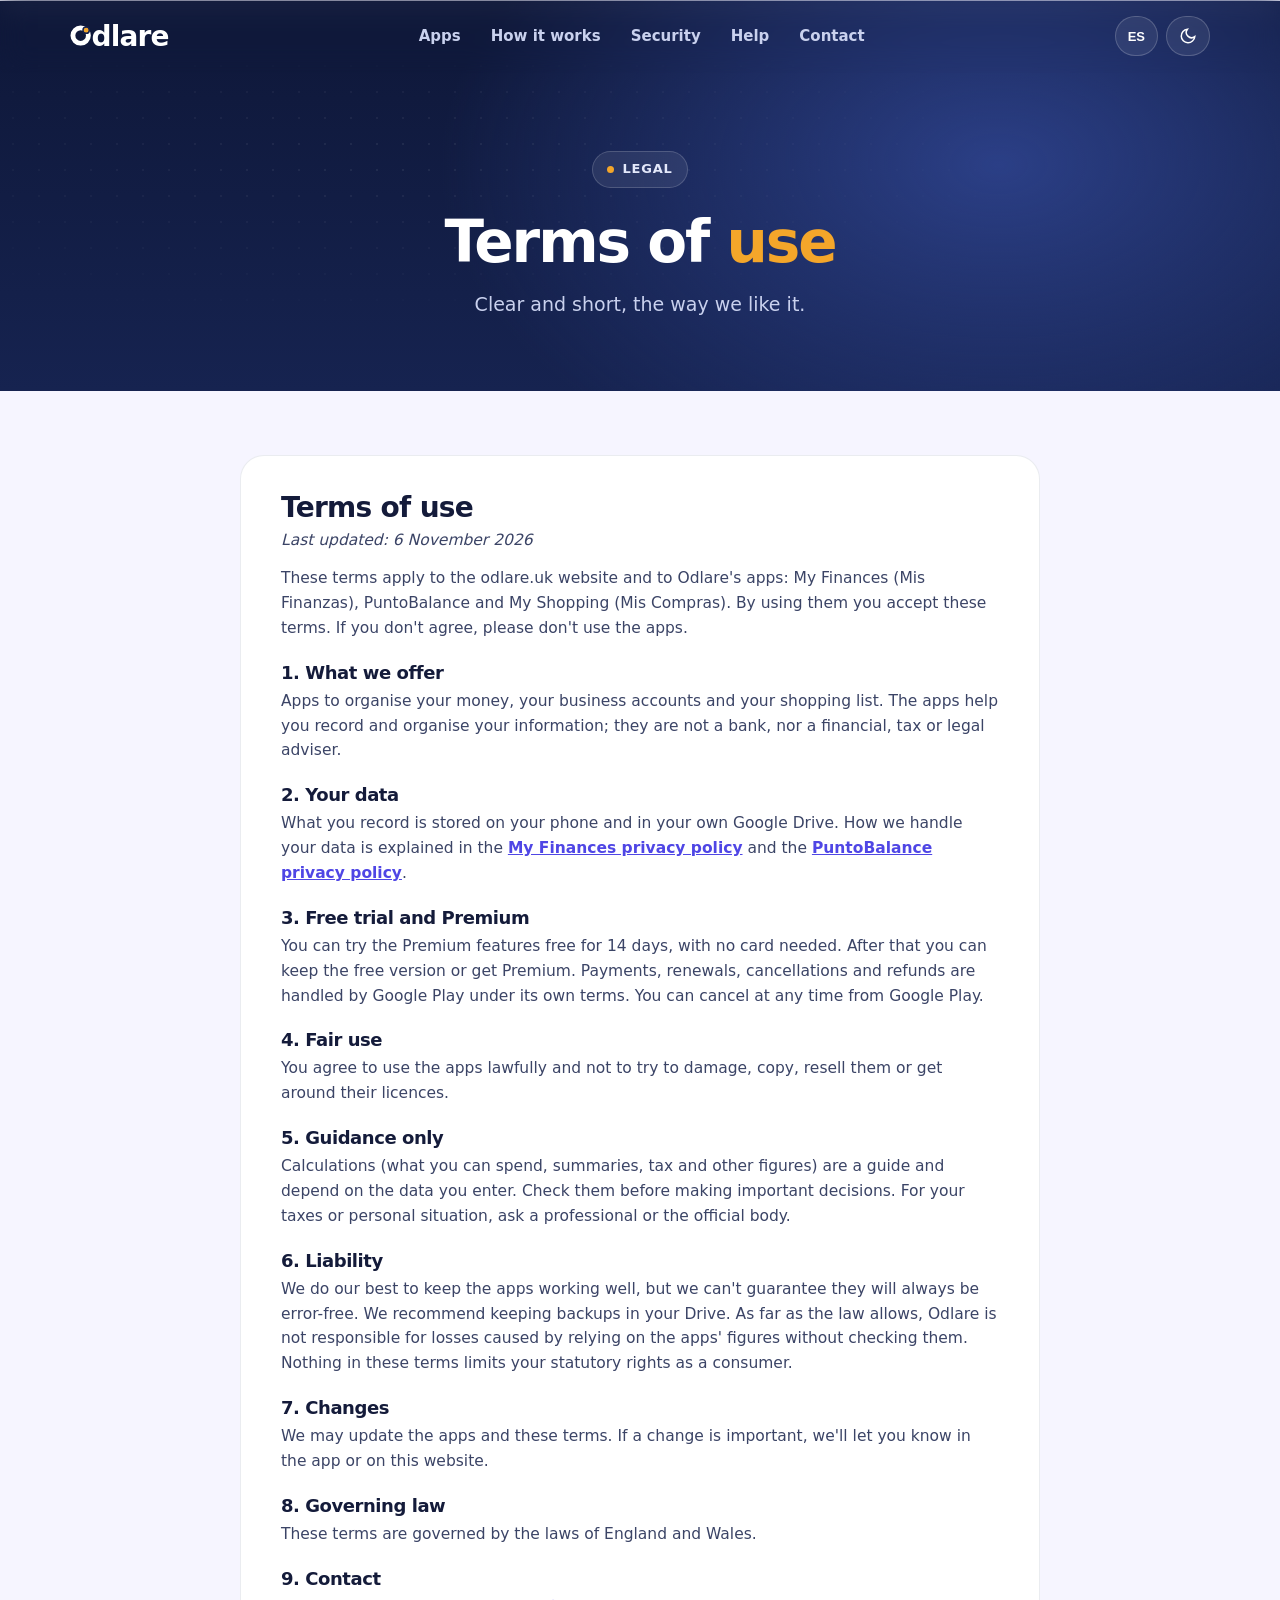
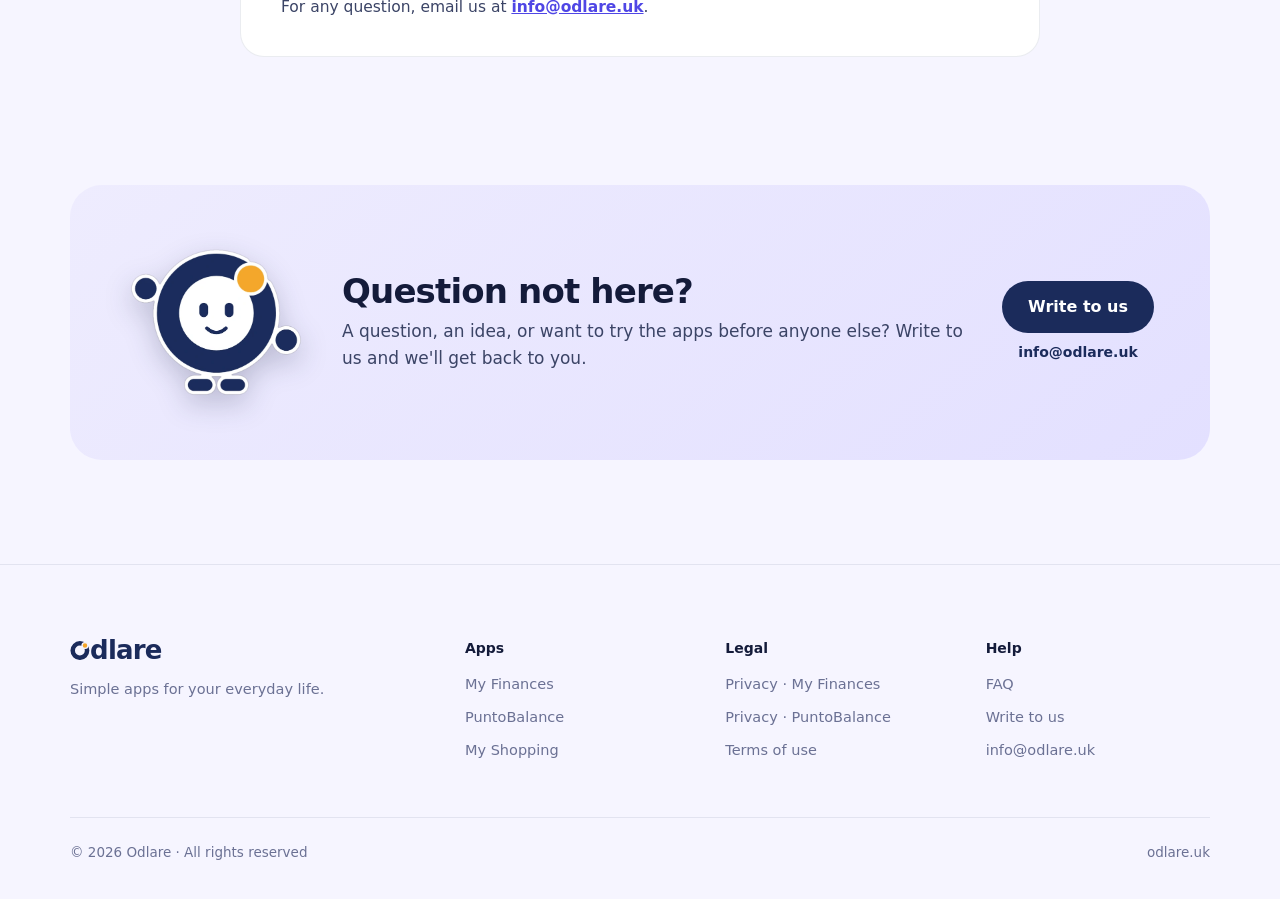
<file: terminos.html>
<!doctype html>
<html lang="es">
<head>
<meta charset="utf-8">
<meta http-equiv="Content-Security-Policy" content="default-src 'self'; script-src 'self' 'sha256-pRbRv/YM0ye/jEfCsc99trxFQELjAXKR4QA5jt4Jdu8='; style-src 'self' 'unsafe-inline' https://fonts.googleapis.com; font-src https://fonts.gstatic.com; img-src 'self' data:; connect-src https://docs.google.com; form-action 'self' https://docs.google.com; base-uri 'self'; object-src 'none'; upgrade-insecure-requests">
<meta name="referrer" content="strict-origin-when-cross-origin">
<meta name="format-detection" content="telephone=no">
<meta name="viewport" content="width=device-width, initial-scale=1, viewport-fit=cover">
<title>Términos de uso · Odlare</title>
<link rel="icon" href="data:image/svg+xml,%3Csvg xmlns='http://www.w3.org/2000/svg' viewBox='0 0 100 100'%3E%3Ccircle cx='44' cy='58' r='32' fill='none' stroke='%231B2B5B' stroke-width='20'/%3E%3Ccircle cx='66.6' cy='35.4' r='13' fill='%23F4A62A' stroke='white' stroke-width='6'/%3E%3C/svg%3E">
<meta property="og:title" content="Términos de uso · Odlare">
<meta property="og:description" content="Preguntas frecuentes y contacto de Odlare.">
<link rel="canonical" href="https://odlare.uk/terminos.html">
<meta property="og:type" content="website">
<meta property="og:url" content="https://odlare.uk/terminos.html">
<meta property="og:site_name" content="Odlare">
<meta property="og:image" content="https://odlare.uk/img/og-v3.jpg">
<meta name="twitter:card" content="summary_large_image">
<meta property="og:image:width" content="1200">
<meta property="og:image:height" content="630">
<meta property="og:locale" content="es_419">
<meta property="og:locale:alternate" content="en_GB">
<meta name="theme-color" content="#0E1738">

<meta name="description" content="Términos de uso de las apps y la web de Odlare.">
<link rel="apple-touch-icon" href="/img/apple-touch-icon.png">
<link rel="icon" type="image/png" sizes="32x32" href="/img/favicon-32.png">
<link rel="preconnect" href="https://fonts.googleapis.com">
<link rel="preconnect" href="https://fonts.gstatic.com" crossorigin>
<link href="https://fonts.googleapis.com/css2?family=Plus+Jakarta+Sans:wght@400;500;600;700;800&display=swap" rel="stylesheet">
<style>
:root{
  --bg:#F6F5FF; --bg2:#EEECFE; --card:#FFFFFF; --ink:#141B3A; --text:#3B4466; --muted:#6B7194;
  --line:rgba(27,43,91,.09); --navy:#1B2B5B; --amber:#F4A62A; --fin:#4F46E5; --fin2:#7C3AED; --com:#16A34A;
  --logo:#1B2B5B; --shadow:0 1px 2px rgba(20,27,58,.05),0 12px 32px rgba(20,27,58,.07);
  --phone:#10162E;
}
@media (prefers-color-scheme: dark){
  :root:not([data-theme="light"]){
    --bg:#0D1124; --bg2:#141936; --card:#161C38; --ink:#F3F2FF; --text:#C9CDE6; --muted:#8E95B8;
    --line:rgba(255,255,255,.08); --logo:#FFFFFF; --shadow:0 1px 2px rgba(0,0,0,.3),0 12px 32px rgba(0,0,0,.35); --phone:#05070F; color-scheme:dark;
  }
}
:root[data-theme="dark"]{
  --bg:#0D1124; --bg2:#141936; --card:#161C38; --ink:#F3F2FF; --text:#C9CDE6; --muted:#8E95B8;
  --line:rgba(255,255,255,.08); --logo:#FFFFFF; --shadow:0 1px 2px rgba(0,0,0,.3),0 12px 32px rgba(0,0,0,.35); --phone:#05070F; color-scheme:dark;
}
*{box-sizing:border-box;margin:0;padding:0}
[hidden]{display:none!important}
html{scroll-behavior:smooth}
body{background:var(--bg);color:var(--text);font-family:'Plus Jakarta Sans',system-ui,sans-serif;line-height:1.6;-webkit-font-smoothing:antialiased;overflow-x:hidden}
a{color:inherit}
a:focus-visible,button:focus-visible{outline:3px solid var(--amber);outline-offset:3px}
.wrap{max-width:1188px;margin:0 auto;padding-left:max(24px,env(safe-area-inset-left,0px));padding-right:max(24px,env(safe-area-inset-right,0px))}
h1,h2,h3{color:var(--ink);font-weight:800;letter-spacing:-.025em;line-height:1.12}

/* Logo Odlare: la O es el aro con el puntito ámbar, luego «dlare» */
.odl{display:inline-flex;align-items:baseline;font-weight:800;letter-spacing:-.03em;color:var(--logo);line-height:1;text-decoration:none}
.odl svg{width:.865em;height:.865em;margin-right:-.094em;transform:translateY(.02em);flex:none;overflow:visible}

/* Cabecera */
body::before{content:"";position:fixed;inset:0 0 auto;height:env(safe-area-inset-top,0px);z-index:60;background:var(--bg)}
header{position:sticky;top:env(safe-area-inset-top,0px);z-index:50;background:color-mix(in srgb,var(--bg) 82%,transparent);backdrop-filter:blur(14px);-webkit-backdrop-filter:blur(14px);border-bottom:1px solid transparent;transition:border-color .2s}
header.scrolled{border-bottom-color:var(--line)}
.bar{display:flex;align-items:center;justify-content:space-between;height:72px;gap:16px}
.bar .odl{font-size:28px}
nav{display:flex;gap:30px}
nav a{text-decoration:none;font-weight:600;font-size:15px;color:var(--text);opacity:.85}
nav a:hover{opacity:1;color:var(--fin)}
.ctl{display:flex;gap:8px}
.ctl button{height:40px;min-width:40px;padding:0 12px;border-radius:999px;border:1px solid var(--line);background:var(--card);color:var(--ink);font:700 13px 'Plus Jakarta Sans',sans-serif;cursor:pointer;display:inline-flex;align-items:center;justify-content:center}
.ctl button svg{width:18px;height:18px}

/* Portada */
.hero{padding:72px 0 56px;position:relative;overflow-x:clip}
.hero::before{content:"";position:absolute;inset:-80px 0 auto 0;height:820px;background:radial-gradient(560px 320px at 76% 42%,color-mix(in srgb,var(--fin) 15%,transparent),transparent 72%),radial-gradient(380px 240px at 84% 64%,color-mix(in srgb,var(--com) 10%,transparent),transparent 72%);pointer-events:none;z-index:-1}
.hero .grid{display:grid;grid-template-columns:1.05fr .95fr;gap:40px;align-items:center}
.eyebrow{display:inline-flex;align-items:center;gap:8px;font-size:13px;font-weight:700;letter-spacing:.06em;text-transform:uppercase;color:var(--fin);background:color-mix(in srgb,var(--fin) 10%,transparent);padding:7px 14px;border-radius:999px;margin-bottom:22px}
.eyebrow i{width:7px;height:7px;border-radius:50%;background:var(--amber)}
.hero h1{font-size:clamp(38px,5.6vw,62px);margin-bottom:20px}
.hero h1 em{font-style:normal;background:linear-gradient(120deg,var(--fin),var(--fin2));-webkit-background-clip:text;background-clip:text;color:transparent}
.hero p.lead{font-size:19px;max-width:520px;margin-bottom:32px}
.btns{display:flex;gap:12px;flex-wrap:wrap}
.btn{display:inline-flex;align-items:center;gap:8px;height:52px;padding:0 26px;border-radius:999px;font-weight:700;font-size:16px;text-decoration:none;transition:transform .15s,box-shadow .15s}
.btn:hover{transform:translateY(-2px)}
.btn.pri{background:var(--fin);color:#fff;box-shadow:0 10px 24px color-mix(in srgb,var(--fin) 35%,transparent)}
.btn.sec{background:var(--card);color:var(--ink);border:1px solid var(--line)}
.trust{display:flex;gap:22px;flex-wrap:wrap;margin-top:34px;font-size:14px;font-weight:600;color:var(--muted)}
.trust span{display:inline-flex;align-items:center;gap:7px}
.trust svg{width:18px;height:18px;color:var(--com)}

/* Móviles */
.phones{position:relative;height:560px}
.phone{position:absolute;width:250px;aspect-ratio:9/19.4;border-radius:27px;padding:2.5px;background:linear-gradient(140deg,#5a5e68 0%,#1c1e23 14%,#2e3138 30%,#0e0f12 52%,#33363e 72%,#141519 88%,#4b4f59 100%);box-shadow:0 0 0 .5px rgba(0,0,0,.7),inset 0 0 0 .6px rgba(255,255,255,.28),0 44px 70px -24px rgba(20,27,58,.5),0 18px 34px -14px rgba(20,27,58,.35)}
.phone .scr{position:relative;width:100%;height:100%;border-radius:24.5px;overflow:hidden;background:#F4F5FA;border:3.5px solid #08090c;display:flex;flex-direction:column}.phone .scr img{flex:1;min-height:0;width:100%;object-fit:cover;object-position:center top;display:block}.phone .sb{flex:none;height:22px;display:flex;align-items:center;justify-content:space-between;padding:2px 16px 0 20px;font:700 10px/1 "Plus Jakarta Sans",sans-serif;color:#141B3A;letter-spacing:.01em}.phone .sb svg{height:9px;width:auto;display:block}.phone .sb .ico{display:flex;gap:4px;align-items:center}.phone .scr::before{content:"";position:absolute;top:6px;left:50%;width:10px;height:10px;margin-left:-5px;border-radius:50%;background:radial-gradient(circle at 35% 35%,#2b3550 0 18%,#07080c 45%);z-index:2}.phone .scr::after{content:"";position:absolute;inset:0;background:linear-gradient(118deg,rgba(255,255,255,.16) 0%,rgba(255,255,255,0) 30%);pointer-events:none;z-index:3}.phone::before{content:"";position:absolute;right:-2.5px;top:21%;width:2.5px;height:14%;border-radius:0 2px 2px 0;background:linear-gradient(90deg,#0f1013,#3d4049)}.phone::after{content:"";position:absolute;right:-2.5px;top:38%;width:2.5px;height:7%;border-radius:0 2px 2px 0;background:linear-gradient(90deg,#0f1013,#3d4049)}
.hero .p1{right:150px;top:20px;transform:rotate(-4deg);z-index:2}
.hero .p2{right:0;top:64px;transform:rotate(5deg);z-index:1}

/* Secciones */
section{padding:72px 0}
.head{text-align:center;max-width:640px;margin:0 auto 48px}
.head h2{font-size:clamp(30px,4vw,42px);margin-bottom:12px}
.head p{font-size:17px;color:var(--muted)}

.app{display:grid;grid-template-columns:1fr 1fr;gap:56px;align-items:center;background:var(--card);border-radius:32px;padding:56px;box-shadow:var(--shadow);margin-bottom:32px;position:relative;overflow:hidden}
.app.rev .media{order:-1}
.app .top{display:flex;align-items:center;gap:16px;margin-bottom:18px}
.app .top img{width:68px;height:68px;border-radius:18px;box-shadow:0 8px 20px rgba(20,27,58,.15)}
.app h3{font-size:32px}
.app .tag{font-size:14px;font-weight:700;color:var(--c)}
.app p.desc{font-size:17.5px;margin-bottom:22px}
.feats{list-style:none;display:grid;gap:12px;margin-bottom:26px}
.feats li{display:flex;gap:12px;align-items:flex-start;font-size:15.5px}
.feats li b{color:var(--ink)}
.feats .ck{flex:none;width:24px;height:24px;border-radius:8px;display:grid;place-items:center;background:color-mix(in srgb,var(--c) 13%,transparent);color:var(--c);margin-top:1px}
.feats .ck svg{width:15px;height:15px}
.meta{display:flex;flex-wrap:wrap;gap:10px;align-items:center}
.play{display:inline-flex;align-items:center;gap:10px;background:var(--ink);color:var(--bg);border-radius:14px;padding:9px 16px 9px 13px;font-weight:700;font-size:14px;line-height:1.15}
.play small{display:block;font-size:11px;font-weight:600;opacity:.75;letter-spacing:.02em}
.play svg{width:22px;height:22px}
.price{font-size:14px;font-weight:600;color:var(--muted);padding:8px 2px}
.noti{position:absolute;z-index:4;left:-34px;bottom:6px;width:262px;display:flex;gap:10px;align-items:flex-start;padding:12px 14px;border-radius:18px;background:color-mix(in srgb,var(--card) 92%,transparent);backdrop-filter:blur(10px);-webkit-backdrop-filter:blur(10px);border:1px solid var(--line);box-shadow:0 20px 40px -12px rgba(20,27,58,.35);font-size:13px;line-height:1.35;color:var(--text);animation:notiIn .8s .4s both,flota 5s 1.2s ease-in-out infinite}
.noti img{width:34px;height:34px;border-radius:9px;flex:none}.noti b{color:var(--ink)}.noti .t{color:var(--muted);font-size:11.5px;margin-left:6px}.noti p{margin:2px 0}.noti em{font-style:normal;font-weight:700;color:var(--fin);font-size:12.5px}
@keyframes notiIn{from{opacity:0;transform:translateY(14px) scale(.96)}}
@media (prefers-reduced-motion:reduce){.noti{animation:none}}
.media{display:flex;justify-content:center;position:relative;z-index:1}
.media .phone{position:relative;width:270px}
.app.pronto{display:block;padding:40px 56px}
.app.pronto .top{flex-wrap:wrap}.app.pronto .top .play{margin-left:auto}
.app.pronto .desc{max-width:640px}
.app.pronto .feats{grid-template-columns:repeat(3,1fr);gap:16px 28px;margin-bottom:0}
@media (max-width:900px){.app.pronto{padding:28px 22px}.app.pronto .feats{grid-template-columns:1fr}.app.pronto .top .play{margin-left:0}}

/* Principios */
.cards{display:grid;grid-template-columns:repeat(3,1fr);gap:22px}
.card{background:var(--card);border-radius:24px;padding:32px;box-shadow:var(--shadow)}
.card .ic{width:52px;height:52px;border-radius:16px;display:grid;place-items:center;background:var(--bg2);color:var(--fin);margin-bottom:20px}
.card .ic svg{width:26px;height:26px}
.card h3{font-size:20px;margin-bottom:8px}
.card p{font-size:15.5px;color:var(--muted)}

/* Contacto */
.contact{background:linear-gradient(140deg,#EEECFE,#E3E0FF);border-radius:32px;padding:56px;display:grid;grid-template-columns:auto 1fr auto;gap:36px;align-items:center;color:#3B4466}
.contact h2{color:#141B3A;font-size:34px;margin-bottom:8px}
.contact p{font-size:17px}
.contact .mail{display:flex;flex-direction:column;align-items:center;gap:8px}.contact .dir{font-weight:700;font-size:14px;user-select:all;color:#1B2B5B}
.contact .btn.pri{background:var(--navy);color:#fff;box-shadow:none}
.oli{width:180px;height:auto;animation:flota 4s ease-in-out infinite;filter:drop-shadow(0 10px 14px rgba(20,27,58,.22))}
@keyframes hola{0%,55%,100%{transform:rotate(0)}65%{transform:rotate(-14deg)}75%{transform:rotate(6deg)}85%{transform:rotate(-12deg)}}
@keyframes flota{50%{transform:translateY(-5px)}}

/* Privacidad */
.priv{max-width:800px;margin:0 auto;background:var(--card);border-radius:24px;padding:36px 40px;box-shadow:var(--shadow)}
.priv h2{font-size:28px;margin-bottom:4px}.priv h3{font-size:18px;margin:22px 0 6px}.priv .fecha{font-style:italic;margin:0 0 14px!important}.priv a{color:var(--fin);font-weight:600}
.priv ul{padding-left:20px;display:grid;gap:8px;font-size:15.5px}
.priv p{font-size:15.5px;margin-top:6px}.priv ul{margin-top:6px}

footer{padding:40px 0 48px;border-top:1px solid var(--line);margin-top:24px}
footer .wrap{display:flex;justify-content:space-between;align-items:center;gap:20px;flex-wrap:wrap;font-size:14px;color:var(--muted);font-weight:600}
footer .odl{font-size:26px}
footer a{text-decoration:none}

.rv{transition:transform .6s ease}
@media (prefers-reduced-motion:reduce){.oli{animation:none!important}}


/* Formulario */
.velo{position:fixed;inset:0;z-index:100;background:rgba(13,17,36,.55);display:flex;align-items:center;justify-content:center;padding:max(16px,env(safe-area-inset-top,0px)) max(16px,env(safe-area-inset-right,0px)) max(16px,env(safe-area-inset-bottom,0px)) max(16px,env(safe-area-inset-left,0px))}
.velo[hidden]{display:none!important}
.caja{background:var(--card);color:var(--text);width:100%;max-width:520px;max-height:100%;overflow:auto;border-radius:24px;padding:28px;box-shadow:0 30px 70px rgba(0,0,0,.3);display:flex;flex-direction:column}
.caja .cab{display:flex;justify-content:space-between;align-items:center;gap:12px}
.caja h2{font-size:26px}
.caja .x{width:40px;height:40px;border-radius:50%;border:0;background:var(--bg2);color:var(--ink);font-size:16px;cursor:pointer}
.caja .sub{margin:6px 0 14px;color:var(--muted)}
.caja label{display:block;font-weight:700;font-size:14px;color:var(--ink);margin:12px 0 6px}
.caja input,.caja select,.caja textarea{width:100%;font:500 16px 'Plus Jakarta Sans',sans-serif;color:var(--ink);background:var(--bg);border:1.5px solid var(--line);border-radius:14px;padding:12px 14px;resize:vertical}
.caja input:focus,.caja select:focus,.caja textarea:focus{outline:none;border-color:var(--fin)}
.caja .ancho{width:100%;justify-content:center;margin-top:18px;border:0;cursor:pointer}
.caja .nota{font-size:13px;color:var(--muted);text-align:center;margin-top:10px}
.caja .err{color:#DC2626;font-weight:600;font-size:14px;margin-top:10px}
.caja .dirbox{display:flex;align-items:center;justify-content:space-between;gap:10px;flex-wrap:wrap;background:var(--bg2);border-radius:14px;padding:10px 12px 10px 16px;margin-bottom:12px;font-weight:800;color:var(--ink);user-select:all}
.caja .mini{height:38px;padding:0 14px;font-size:14px;cursor:pointer}
.caja .fila{display:flex;gap:10px;flex-wrap:wrap;margin-top:12px}.caja .fila .btn{cursor:pointer;border:0}.caja .fila .btn.sec{border:1px solid var(--line)}
.caja .ok{color:var(--com);font-weight:700;margin-top:10px}
.okbox{text-align:center;padding:10px 0 4px;display:flex;flex-direction:column;align-items:center;gap:10px}.okbox .okic{width:64px;height:64px;border-radius:50%;display:grid;place-items:center;background:color-mix(in srgb,var(--com) 15%,transparent);color:var(--com)}.okbox .okic svg{width:32px;height:32px}.okbox h3{font-size:22px}.okbox p{color:var(--muted);max-width:360px}
.caja .ancho[disabled]{opacity:.6;cursor:wait}
button.btn{cursor:pointer;font-family:inherit;border:0}button.btn.sec{border:1px solid var(--line)}
@media (max-width:900px){
  nav{display:none}
  .hero{padding-top:40px}
  .hero .grid{grid-template-columns:1fr;gap:20px}
  .phones{height:470px;max-width:400px;margin:0 auto;width:100%}
  .hero .phone{width:205px}
  .hero .p1{left:0;right:auto}.hero .p2{right:0}
  .noti{left:auto;right:-4px;bottom:24px;width:230px;font-size:12px}
  .app{grid-template-columns:1fr;padding:32px 22px;gap:30px}
  .app .media{order:-1}
  .media .phone{width:230px}
  .cards{grid-template-columns:1fr}
  .contact{grid-template-columns:1fr;text-align:center;padding:40px 24px;justify-items:center}
  .priv{padding:28px 22px}
  section{padding:52px 0}
}
@media (max-width:420px){.wrap{padding-left:max(16px,env(safe-area-inset-left,0px));padding-right:max(16px,env(safe-area-inset-right,0px))}.hero .phone{width:180px}.phones{height:410px}.bar .odl{font-size:25px}}
.pbpriv{display:inline-block;margin-top:14px;font-size:13.5px;font-weight:700;color:var(--muted);text-decoration:none}.pbpriv:hover{color:var(--ink);text-decoration:underline}
.resumen .polt{margin-top:20px;font-weight:700;color:var(--ink)}.resumen .dosbtn{display:flex;gap:10px;flex-wrap:wrap}.resumen .dosbtn .btn{margin-top:10px;gap:10px}.resumen .dosbtn img{width:28px;height:28px;border-radius:8px}
.resumen{max-width:800px;margin:0 auto;background:var(--card);border-radius:24px;padding:36px 40px;box-shadow:var(--shadow)}.resumen h2{font-size:26px;margin-bottom:14px}.resumen ul{padding-left:20px;display:grid;gap:8px;font-size:15.5px}.resumen .btn{margin-top:22px;height:auto;min-height:52px;padding:12px 24px;text-align:center}
.volver{display:inline-flex;align-items:center;gap:6px;font-weight:700;color:var(--fin);text-decoration:none;margin:32px 0 18px}
@media (max-width:900px){.resumen{padding:28px 22px}}
.app.pb{--c:#1B2B5B}
.app.pb .media{display:flex;justify-content:center}
.lap{width:100%;max-width:560px}.lap .pant{background:#0F1220;border-radius:16px 16px 4px 4px;padding:10px;box-shadow:0 20px 40px rgba(20,27,58,.25)}.lap .pant img{display:block;width:100%;border-radius:6px}
.lap .base{height:14px;background:linear-gradient(#D9DCE6,#B9BDCB);border-radius:0 0 14px 14px;margin:0 -26px}
.pbbtn{display:flex;flex-direction:column;gap:10px;margin-top:6px}
.pbbtn a{display:flex;align-items:center;gap:14px;border-radius:18px;padding:12px 18px;text-decoration:none}
.pbbtn a svg{width:28px;height:28px;flex:none}
.pbbtn a small{display:block;font-size:12px;font-weight:600;opacity:.8}.pbbtn a b{font-size:16px}
.pbbtn .pc{background:#1B2B5B;color:#fff;box-shadow:0 10px 24px rgba(27,43,91,.3)}
.pbbtn .an{background:var(--card);color:var(--ink);border:1px solid var(--line)}
.pbpasos{display:flex;gap:8px;margin:14px 0 4px;font-size:13px;color:var(--muted);flex-wrap:wrap}
.pbpasos span{background:var(--bg2);border-radius:999px;padding:6px 12px}.pbpasos b{color:#1B2B5B}
.pbmeta{display:flex;gap:10px;align-items:center;margin-top:14px;flex-wrap:wrap}
.pbmeta .price{font-weight:700;color:#12804A}
.pbmeta .cod{font-size:13px;color:var(--muted)}

/* --- Portada oscura (nueva) --- */
header:not(.scrolled){background:transparent;--dotbg:#14204B;--logo:#fff}
header:not(.scrolled) nav a{color:#C9D1EE;opacity:1}
header:not(.scrolled) nav a:hover{color:#fff}
header:not(.scrolled) .ctl button{background:#ffffff14;border-color:#ffffff30;color:#fff}
body::before{background:#0E1738}
.hero{margin-top:-72px;padding:168px 0 96px;background:radial-gradient(900px 560px at 78% 42%,#2B3F86 0,transparent 62%),linear-gradient(180deg,#0E1738,#162350);color:#C9D1EE;overflow:hidden}
.hero::before{display:none}
.hero h1{color:#fff}
.hero h1 em{background:none;-webkit-background-clip:initial;background-clip:initial;color:var(--amber)}
.hero p.lead{color:#C9D1EE}
.hero .eyebrow{background:#ffffff14;border:1px solid #ffffff2a;color:#E3E8FA}
.hero .btn.pri{background:#fff;color:var(--navy);box-shadow:none}
.hero .btn.sec{background:transparent;color:#fff;border:1.5px solid #5C6DAA}
.hero .trust{color:#AEB9E0}.hero .trust svg{color:var(--amber)}
.hero .noti{left:auto;right:-34px;bottom:-18px;background:#fff;color:#3B4466;border-color:transparent}
.hero .noti b{color:#121726}
.heroOli{position:absolute;left:-60px;bottom:-34px;width:250px;height:auto;z-index:3;filter:drop-shadow(0 18px 24px rgba(0,0,0,.5))}
.heroGlow{position:absolute;left:-130px;bottom:-90px;width:380px;height:380px;border-radius:50%;background:radial-gradient(circle,#5B75D6 0,#3A52A8 38%,transparent 68%);opacity:.7;z-index:2;pointer-events:none}
.oliApp{position:absolute;width:150px;height:auto;z-index:2;filter:drop-shadow(0 10px 14px rgba(20,27,58,.25));animation:flota 4s ease-in-out infinite}
.app.fin .oliApp{right:10px;bottom:16px;width:140px;z-index:5}
.app.pronto .oliApp{right:44px;bottom:26px;width:170px}
.app.pronto .feats{margin-right:210px}
@media (max-width:900px){
 .hero{padding:112px 0 56px}
 .heroOli,.heroGlow{display:none}
 .app.fin .oliApp{display:none}
 .app.pronto .oliApp{position:relative;right:auto;bottom:auto;display:block;margin:18px auto 0;width:140px}
 .app.pronto .feats{margin-right:0}
}
@media (prefers-reduced-motion:reduce){.oliApp{animation:none}}
/* --- Opción B (nov 2026): más aire, menos sombras, líneas finas --- */
section{padding:104px 0}
.head{margin-bottom:56px;max-width:780px}
#seguridad{padding-top:0}
#contacto{padding-top:24px}
.head h2{font-size:clamp(32px,4.4vw,48px)}
.hero h1{font-size:clamp(42px,6.2vw,74px);letter-spacing:-.035em}
.app,.card,.resumen,.priv{box-shadow:none;border:1px solid var(--line)}
.app{margin-bottom:24px}
.lbl{display:block;text-align:center;font-size:13px;font-weight:800;letter-spacing:.14em;text-transform:uppercase;color:var(--fin);margin-bottom:14px}

/* Caja para elegir app (portada) */
.elige{margin-top:34px;max-width:540px;background:#ffffff0d;border:1px solid #ffffff24;border-radius:22px;padding:16px;backdrop-filter:blur(8px);-webkit-backdrop-filter:blur(8px)}
.elige .tt{font-size:13px;font-weight:700;letter-spacing:.06em;text-transform:uppercase;color:#AEB9E0;margin:2px 4px 12px}
.elige .ops{display:flex;gap:8px;flex-wrap:wrap}
.elige a{flex:1 1 150px;display:flex;align-items:center;gap:10px;padding:9px 12px 9px 9px;border-radius:14px;border:1px solid #ffffff1f;text-decoration:none;color:#fff;font-weight:700;font-size:14.5px;line-height:1.2;transition:background .15s,border-color .15s}
.elige a:hover{background:#ffffff14;border-color:#ffffff40}
.elige a img{width:32px;height:32px;border-radius:9px;flex:none}
.elige a small{display:block;font-size:11.5px;font-weight:600;color:#AEB9E0}

/* Franja de confianza */
.franja{border-bottom:1px solid var(--line);background:var(--bg)}
.franja .wrap{display:grid;grid-template-columns:repeat(4,1fr)}
.franja .i{display:flex;gap:12px;align-items:center;padding:26px 22px;border-left:1px solid var(--line)}
.franja .i:first-child{border-left:0;padding-left:0}
.franja .ic{flex:none;width:40px;height:40px;border-radius:12px;display:grid;place-items:center;background:var(--bg2);color:var(--fin)}
.franja .ic svg{width:20px;height:20px}
.franja b{display:block;color:var(--ink);font-size:15px;line-height:1.3}
.franja span{font-size:13.5px;color:var(--muted);line-height:1.35}

/* Cómo funciona */
.pasos{display:grid;grid-template-columns:repeat(3,1fr);border:1px solid var(--line);border-radius:28px;overflow:hidden;background:var(--card)}
.pasos>div{padding:36px 32px 40px;border-left:1px solid var(--line)}
.pasos>div:first-child{border-left:0}
.pasos .n{width:36px;height:36px;border-radius:50%;display:grid;place-items:center;background:var(--navy);color:#fff;font-weight:800;font-size:15px;margin-bottom:22px}
.pasos h3{font-size:21px;margin-bottom:8px}
.pasos p{font-size:15.5px;color:var(--muted)}
.pasos .chip{display:inline-flex;align-items:center;gap:8px;margin-top:20px;padding:9px 14px;border-radius:12px;background:var(--bg2);font-size:13.5px;font-weight:700;color:var(--ink)}
.pasos .chip img{width:22px;height:22px;border-radius:6px}
.centro{text-align:center;margin-top:36px}

/* Seguridad */
.segura{background:linear-gradient(160deg,#0E1738,#162350);border-radius:32px;padding:64px;display:grid;grid-template-columns:.9fr 1.1fr;gap:56px;align-items:center;color:#C9D1EE}
.segura h2{color:#fff;font-size:clamp(30px,3.6vw,42px);margin-bottom:14px}
.segura p.sub{font-size:17px;margin-bottom:26px}
.segura .pols{display:flex;gap:10px;flex-wrap:wrap}
.segura .pols a{display:inline-flex;align-items:center;gap:10px;padding:10px 16px 10px 10px;border-radius:14px;border:1px solid #ffffff2a;color:#fff;text-decoration:none;font-weight:700;font-size:14.5px}
.segura .pols a:hover{background:#ffffff12}
.segura .pols img{width:28px;height:28px;border-radius:8px}
.segura ul{list-style:none;display:grid;gap:0}
.segura li{display:flex;gap:16px;align-items:flex-start;padding:20px 0;border-top:1px solid #ffffff1a}
.segura li:first-child{border-top:0;padding-top:0}
.segura li .ic{flex:none;width:42px;height:42px;border-radius:12px;display:grid;place-items:center;background:#ffffff12;color:var(--amber)}
.segura li .ic svg{width:21px;height:21px}
.segura li b{display:block;color:#fff;font-size:16.5px;margin-bottom:2px}
.segura li span{font-size:14.5px}

/* Banda final */
.final{position:relative;overflow:hidden;text-align:center;border-radius:32px;padding:72px 32px;background:radial-gradient(600px 300px at 50% 120%,#7C3AED55,transparent 70%),linear-gradient(135deg,#4F46E5,#6D3FE0)}
.final h2{color:#fff;font-size:clamp(32px,4.6vw,52px);margin-bottom:12px}
.final p{color:#E4E2FF;font-size:18px;margin-bottom:30px}
.final .btn{background:#fff;color:var(--navy);border:0;cursor:pointer}
.final .oliF{position:absolute;right:48px;bottom:-6px;width:150px;filter:drop-shadow(0 14px 18px rgba(0,0,0,.3))}
.aviso{max-width:760px;margin:22px auto 0;display:flex;gap:12px;align-items:center;justify-content:center;font-size:15px;color:var(--muted);text-align:left}
.aviso b{color:var(--ink)}
.aviso button{background:none;border:0;padding:0;font:inherit;font-weight:700;color:var(--fin);cursor:pointer;text-decoration:underline}

:root[data-theme="dark"] .app.pb{--c:#9DB0FF}@media (prefers-color-scheme: dark){:root:not([data-theme="light"]) .app.pb{--c:#9DB0FF}}
/* --- Acabado premium --- */
body{font-feature-settings:"ss01","cv11";text-rendering:optimizeLegibility}
::selection{background:color-mix(in srgb,var(--fin) 25%,transparent)}
.rv{opacity:0;transform:translateY(22px);transition:opacity .8s cubic-bezier(.2,.7,.2,1),transform .8s cubic-bezier(.2,.7,.2,1)}
.rv.on{opacity:1;transform:none}
@media (prefers-reduced-motion:reduce){.rv{opacity:1;transform:none;transition:none}}
.hero::after{content:"";position:absolute;inset:0;background-image:radial-gradient(rgba(255,255,255,.07) 1px,transparent 1px);background-size:26px 26px;-webkit-mask-image:radial-gradient(70% 60% at 30% 40%,#000,transparent 75%);mask-image:radial-gradient(70% 60% at 30% 40%,#000,transparent 75%);pointer-events:none}
.hero .wrap{position:relative;z-index:1}
.btn .fl{transition:transform .2s}.btn:hover .fl{transform:translateX(3px)}
.app{transition:border-color .3s,transform .3s}
.app:hover{border-color:color-mix(in srgb,var(--c,var(--fin)) 35%,transparent)}
.card{transition:border-color .3s,transform .3s}.card:hover{transform:translateY(-3px);border-color:color-mix(in srgb,var(--fin) 30%,transparent)}
.price{font-variant-numeric:tabular-nums}
#bMenu{display:none}
@media (max-width:900px){
  #bMenu{display:inline-flex}
  header.open{background:var(--bg);border-bottom-color:var(--line)}
  header.open nav{display:flex;position:absolute;left:0;right:0;top:72px;flex-direction:column;gap:0;background:var(--bg);border-bottom:1px solid var(--line);padding:8px 24px 18px;box-shadow:0 24px 40px rgba(13,17,36,.18)}
  header.open nav a{padding:14px 0;font-size:17px;color:var(--ink)!important;border-bottom:1px solid var(--line)}
  header.open nav a:last-child{border-bottom:0}
  header.open{--logo:var(--ink)}
  header.open .ctl button{background:var(--card);border-color:var(--line);color:var(--ink)}
}
/* Preguntas frecuentes */
.faq{max-width:820px;margin:0 auto}
.faq h2{font-size:22px;margin:40px 0 12px}
.faq h2:first-child{margin-top:0}
.faq details{border-bottom:1px solid var(--line)}
.faq summary{list-style:none;cursor:pointer;display:flex;justify-content:space-between;gap:16px;align-items:center;padding:20px 2px;font-weight:700;font-size:17px;color:var(--ink)}
.faq summary::-webkit-details-marker{display:none}
.faq summary::after{content:"+";flex:none;width:30px;height:30px;border-radius:50%;display:grid;place-items:center;background:var(--bg2);color:var(--fin);font-size:20px;font-weight:600;transition:transform .2s}
.faq details[open] summary::after{transform:rotate(45deg)}
.faq .r{padding:0 46px 22px 2px;font-size:16px}
.faq .r a{color:var(--fin);font-weight:700}
.hp{position:absolute!important;left:-9999px!important;width:1px;height:1px;overflow:hidden}

/* Pie en columnas */
footer{padding:72px 0 36px;margin-top:0}
footer .wrap{display:block;font-weight:500}
footer .cols{display:grid;grid-template-columns:1.6fr 1fr 1fr 1fr;gap:36px}
footer .cols p{margin-top:12px;max-width:260px;font-size:14.5px}
footer h4{color:var(--ink);font-size:14px;font-weight:800;margin-bottom:14px}
footer .cols a:not(.odl){display:block;font-size:14.5px;margin-bottom:10px;color:var(--muted);cursor:pointer}
footer .cols a:not(.odl):hover{color:var(--ink)}
footer .bajo{border-top:1px solid var(--line);margin-top:44px;padding-top:24px;font-size:13.5px;display:flex;justify-content:space-between;gap:12px;flex-wrap:wrap}

@media (max-width:900px){
  section{padding:64px 0}
  .elige{margin-top:26px}
  .franja .wrap{grid-template-columns:1fr 1fr}
  .franja .i{padding:18px 12px;border-left:0}
  .franja .i:nth-child(odd){padding-left:0}
  .franja .i:nth-child(n+3){border-top:1px solid var(--line)}
  .pasos{grid-template-columns:1fr}
  .pasos>div{border-left:0;border-top:1px solid var(--line);padding:28px 24px}
  .pasos>div:first-child{border-top:0}
  .segura{grid-template-columns:1fr;padding:40px 24px;gap:32px}
  .final{padding:56px 22px 150px}
  .final .oliF{right:50%;transform:translateX(50%);width:120px}
  footer .cols{grid-template-columns:1fr 1fr}
  footer .cols>div:first-child{grid-column:1/-1}
}

/* Ayuda */
.hero.mini{padding:150px 0 72px;text-align:center}
.hero.mini h1{font-size:clamp(36px,5vw,58px);margin-bottom:14px}
.hero.mini p.lead{margin:0 auto;max-width:560px}
.buscar{max-width:560px;margin:28px auto 0;position:relative}
.buscar input{width:100%;height:56px;border-radius:999px;border:1px solid #ffffff30;background:#ffffff12;color:#fff;font:500 16px 'Plus Jakarta Sans',sans-serif;padding:0 22px 0 52px}
.buscar input::placeholder{color:#AEB9E0}
.buscar input:focus{outline:none;border-color:var(--amber)}
.buscar svg{position:absolute;left:20px;top:18px;width:20px;height:20px;color:#AEB9E0}
.nada{text-align:center;color:var(--muted);padding:30px 0}
</style>
</head>
<body>


<svg width="0" height="0" style="position:absolute" aria-hidden="true">
  <symbol id="o" viewBox="0 0 100 100"><circle cx="44" cy="58" r="32" fill="none" stroke="currentColor" stroke-width="20"/><circle cx="66.6" cy="35.4" r="13" fill="#F4A62A" stroke-width="6" style="stroke:var(--dotbg,var(--bg))"/></symbol>
  <symbol id="ck" viewBox="0 0 24 24"><path d="M5 12.5l4.5 4.5L19 7.5" fill="none" stroke="currentColor" stroke-width="3" stroke-linecap="round" stroke-linejoin="round"/></symbol>
</svg>

<header id="cab">
  <div class="wrap bar">
    <a href="/" class="odl" aria-label="Odlare"><svg aria-hidden="true"><use href="#o"/></svg>dlare</a>
    <nav id="menu">
      <a href="/#apps" data-es="Apps" data-en="Apps">Apps</a>
      <a href="/#como-funciona" data-es="Cómo funciona" data-en="How it works">Cómo funciona</a>
      <a href="/#seguridad" data-es="Seguridad" data-en="Security">Seguridad</a>
      <a href="ayuda.html" data-es="Ayuda" data-en="Help">Ayuda</a>
      <a href="/#contacto" data-es="Contacto" data-en="Contact">Contacto</a>
    </nav>
    <div class="ctl">
      <button id="bMenu" type="button" aria-label="Menú" aria-expanded="false" aria-controls="menu"><svg viewBox="0 0 24 24" fill="none" stroke="currentColor" stroke-width="2.2" stroke-linecap="round"><path d="M4 7h16M4 12h16M4 17h16"/></svg></button>
      <button id="bLang" type="button" aria-label="English / Español">EN</button>
      <button id="bTema" type="button" aria-label="Tema claro u oscuro"><svg viewBox="0 0 24 24" fill="none" stroke="currentColor" stroke-width="2" stroke-linecap="round"><path d="M21 12.8A9 9 0 1 1 11.2 3a7 7 0 0 0 9.8 9.8z"/></svg></button>
    </div>
  </div>
</header>

<main>
<section class="hero mini">
  <div class="wrap">
    <span class="eyebrow"><i></i><span data-es="Legal" data-en="Legal">Legal</span></span>
    <h1 data-es="Términos de <em>uso</em>" data-en="Terms of <em>use</em>">Términos de <em>uso</em></h1>
    <p class="lead" data-es="Claros y cortos, como nos gusta." data-en="Clear and short, the way we like it.">Claros y cortos, como nos gusta.</p>
  </div>
</section>
<section style="padding-top:64px">
  <div class="wrap">
    <div class="priv"><div data-solo="es"><h2>Términos de uso</h2><p class="fecha">Última actualización: 6 de noviembre de 2026</p>
<p>Estos términos se aplican a la web odlare.uk y a las apps de Odlare: Mis Finanzas, PuntoBalance y Mis Compras. Al usarlas aceptas estos términos. Si no estás de acuerdo, no uses las apps.</p>
<h3>1. Qué ofrecemos</h3><p>Apps para organizar tu dinero, las cuentas de tu negocio y tu lista de la compra. Las apps te ayudan a apuntar y ordenar tu información; no son un banco, ni un asesor financiero, fiscal o legal.</p>
<h3>2. Tus datos</h3><p>Lo que apuntas se guarda en tu teléfono y en tu propio Google Drive. Cómo tratamos tus datos está explicado en la <a href="privacidad.html">política de privacidad de Mis Finanzas</a> y en la <a href="privacidad-puntobalance.html">de PuntoBalance</a>.</p>
<h3>3. Prueba gratis y Premium</h3><p>Puedes probar las funciones Premium gratis durante 14 días, sin poner tarjeta. Después puedes seguir con la versión gratis o contratar Premium. Los pagos, renovaciones, cancelaciones y reembolsos los gestiona Google Play según sus propias condiciones. Puedes cancelar cuando quieras desde Google Play.</p>
<h3>4. Uso correcto</h3><p>Te comprometes a usar las apps de forma legal y a no intentar dañarlas, copiarlas, venderlas ni saltarte sus licencias.</p>
<h3>5. Información orientativa</h3><p>Los cálculos (lo que puedes gastar, resúmenes, impuestos y otras cifras) son orientativos y dependen de los datos que tú apuntas. Revísalos antes de tomar decisiones importantes. Para tus impuestos o tu situación personal, consulta con un profesional o con el organismo oficial.</p>
<h3>6. Responsabilidad</h3><p>Hacemos todo lo posible para que las apps funcionen bien y sin errores, pero no podemos garantizar que funcionen siempre sin fallos. Te recomendamos guardar copias en tu Drive. En la medida en que la ley lo permita, Odlare no es responsable de pérdidas causadas por un uso de las cifras de las apps sin revisarlas. Nada de estos términos limita los derechos que te da la ley como consumidor.</p>
<h3>7. Cambios</h3><p>Podemos actualizar las apps y estos términos. Si el cambio es importante, lo avisaremos en la app o en esta web.</p>
<h3>8. Ley aplicable</h3><p>Estos términos se rigen por las leyes de Inglaterra y Gales.</p>
<h3>9. Contacto</h3><p>Para cualquier pregunta escríbenos a <a href="mailto:info@odlare.uk">info@odlare.uk</a>.</p></div><div data-solo="en" hidden><h2>Terms of use</h2><p class="fecha">Last updated: 6 November 2026</p>
<p>These terms apply to the odlare.uk website and to Odlare's apps: My Finances (Mis Finanzas), PuntoBalance and My Shopping (Mis Compras). By using them you accept these terms. If you don't agree, please don't use the apps.</p>
<h3>1. What we offer</h3><p>Apps to organise your money, your business accounts and your shopping list. The apps help you record and organise your information; they are not a bank, nor a financial, tax or legal adviser.</p>
<h3>2. Your data</h3><p>What you record is stored on your phone and in your own Google Drive. How we handle your data is explained in the <a href="privacidad.html">My Finances privacy policy</a> and the <a href="privacidad-puntobalance.html">PuntoBalance privacy policy</a>.</p>
<h3>3. Free trial and Premium</h3><p>You can try the Premium features free for 14 days, with no card needed. After that you can keep the free version or get Premium. Payments, renewals, cancellations and refunds are handled by Google Play under its own terms. You can cancel at any time from Google Play.</p>
<h3>4. Fair use</h3><p>You agree to use the apps lawfully and not to try to damage, copy, resell them or get around their licences.</p>
<h3>5. Guidance only</h3><p>Calculations (what you can spend, summaries, tax and other figures) are a guide and depend on the data you enter. Check them before making important decisions. For your taxes or personal situation, ask a professional or the official body.</p>
<h3>6. Liability</h3><p>We do our best to keep the apps working well, but we can't guarantee they will always be error-free. We recommend keeping backups in your Drive. As far as the law allows, Odlare is not responsible for losses caused by relying on the apps' figures without checking them. Nothing in these terms limits your statutory rights as a consumer.</p>
<h3>7. Changes</h3><p>We may update the apps and these terms. If a change is important, we'll let you know in the app or on this website.</p>
<h3>8. Governing law</h3><p>These terms are governed by the laws of England and Wales.</p>
<h3>9. Contact</h3><p>For any question, email us at <a href="mailto:info@odlare.uk">info@odlare.uk</a>.</p></div></div>
  </div>
</section>
<section id="contacto">
  <div class="wrap">
    <div class="contact rv">
      <img class="oli" src="img/oli-hola.webp?v=3" width="180" height="163" alt="Oli, la mascota de Odlare, saludando">
      <div>
        <h2 data-es="¿No está tu pregunta?" data-en="Question not here?">¿No está tu pregunta?</h2>
        <p data-es="¿Una duda, una idea o quieres probar las apps antes que nadie? Escríbenos y te contestamos." data-en="A question, an idea, or want to try the apps before anyone else? Write to us and we'll get back to you.">¿Una duda, una idea o quieres probar las apps antes que nadie? Escríbenos y te contestamos.</p>
      </div>
      <div class="mail"><button type="button" class="btn pri" id="abrirForm" data-es="Escríbenos" data-en="Write to us">Escríbenos</button><span class="dir">info@odlare.uk</span></div>
    </div>
  </div>
</section>
</main>
<div class="velo" id="velo" hidden>
  <form class="caja" id="formMsg" novalidate>
    <div class="cab"><h2 data-es="Escríbenos" data-en="Write to us">Escríbenos</h2><button type="button" class="x" id="cerrarForm" aria-label="Cerrar">✕</button></div>
    <div id="pasoForm">
      <p class="sub" data-es="Cuéntanos tu duda o tu idea. Te contestamos por correo." data-en="Tell us your question or idea. We'll reply by email.">Cuéntanos tu duda o tu idea. Te contestamos por correo.</p>
      <div class="hp" aria-hidden="true"><label for="fWeb">Web</label><input id="fWeb" name="web" tabindex="-1" autocomplete="off"></div>
      <label for="fNombre" data-es="Tu nombre" data-en="Your name">Tu nombre</label>
      <input id="fNombre" name="nombre" autocomplete="name" maxlength="80" required>
      <label for="fCorreo" data-es="Tu correo (para contestarte)" data-en="Your email (so we can reply)">Tu correo (para contestarte)</label>
      <input id="fCorreo" name="correo" type="email" autocomplete="email" maxlength="120" required>
      <label for="fTema" data-es="Sobre" data-en="About">Sobre</label>
      <select id="fTema" name="tema">
        <option value="Mis Finanzas" data-es="Mis Finanzas" data-en="My Finances">Mis Finanzas</option>
        <option value="PuntoBalance">PuntoBalance</option>
        <option value="Mis Compras" data-es="Mis Compras" data-en="My Shopping">Mis Compras</option>
        <option value="Quiero probar las apps / I want to try the apps" data-es="Quiero probar las apps" data-en="I want to try the apps">Quiero probar las apps</option>
        <option value="Otra cosa / Something else" data-es="Otra cosa" data-en="Something else">Otra cosa</option>
      </select>
      <label for="fMsg" data-es="Tu mensaje" data-en="Your message">Tu mensaje</label>
      <textarea id="fMsg" name="mensaje" rows="5" maxlength="2000"></textarea>
      <p class="err" id="fErr" hidden></p>
      <button type="submit" class="btn pri ancho" data-es="Enviar mensaje" data-en="Send message">Enviar mensaje</button>
      <p class="nota" data-es="Solo usamos tus datos para contestarte." data-en="We only use your details to reply to you.">Solo usamos tus datos para contestarte.</p>
    </div>
    <div id="pasoOk" hidden class="okbox">
      <div class="okic"><svg viewBox="0 0 24 24"><path d="M5 12.5l4.5 4.5L19 7.5" fill="none" stroke="currentColor" stroke-width="3" stroke-linecap="round" stroke-linejoin="round"/></svg></div>
      <h3 data-es="¡Mensaje enviado!" data-en="Message sent!">¡Mensaje enviado!</h3>
      <p data-es="Gracias por escribirnos. Te contestaremos a tu correo lo antes posible." data-en="Thanks for writing to us. We'll reply to your email as soon as we can.">Gracias por escribirnos. Te contestaremos a tu correo lo antes posible.</p>
      <button type="button" class="btn pri" id="cerrarOk" data-es="Cerrar" data-en="Close">Cerrar</button>
    </div>
    <div id="pasoListo" hidden>
      <p class="sub" data-es="No hemos podido enviarlo desde aquí. Copia el mensaje y mándalo a esta dirección:" data-en="We couldn't send it from here. Copy the message and send it to this address:">No hemos podido enviarlo desde aquí. Copia el mensaje y mándalo a esta dirección:</p>
      <div class="dirbox"><span id="dirTxt">info@odlare.uk</span><button type="button" class="btn sec mini" id="copDir" data-es="Copiar correo" data-en="Copy email">Copiar correo</button></div>
      <textarea id="msgFinal" rows="7" readonly></textarea>
      <div class="fila"><button type="button" class="btn pri" id="copMsg" data-es="Copiar mensaje" data-en="Copy message">Copiar mensaje</button><button type="button" class="btn sec" id="volverForm" data-es="Cambiar algo" data-en="Edit">Cambiar algo</button></div>
      <p class="ok" id="copiado" hidden></p>
    </div>
  </form>
</div>


<footer>
  <div class="wrap">
    <div class="cols">
      <div><a href="/" class="odl" aria-label="Odlare"><svg aria-hidden="true"><use href="#o"/></svg>dlare</a><p data-es="Apps sencillas para tu día a día." data-en="Simple apps for your everyday life.">Apps sencillas para tu día a día.</p></div>
      <div><h4>Apps</h4><a href="/#mis-finanzas" data-es="Mis Finanzas" data-en="My Finances">Mis Finanzas</a><a href="/#puntobalance">PuntoBalance</a><a href="/#mis-compras" data-es="Mis Compras" data-en="My Shopping">Mis Compras</a></div>
      <div><h4 data-es="Legal" data-en="Legal">Legal</h4><a href="privacidad.html" data-es="Privacidad · Mis Finanzas" data-en="Privacy · My Finances">Privacidad · Mis Finanzas</a><a href="privacidad-puntobalance.html" data-es="Privacidad · PuntoBalance" data-en="Privacy · PuntoBalance">Privacidad · PuntoBalance</a><a href="terminos.html" data-es="Términos de uso" data-en="Terms of use">Términos de uso</a></div>
      <div><h4 data-es="Ayuda" data-en="Help">Ayuda</h4><a href="ayuda.html" data-es="Preguntas frecuentes" data-en="FAQ">Preguntas frecuentes</a><a data-abrir-form="1" data-es="Escríbenos" data-en="Write to us">Escríbenos</a><a href="mailto:info@odlare.uk">info@odlare.uk</a></div>
    </div>
    <div class="bajo"><span>© 2026 Odlare · <span data-es="Todos los derechos reservados" data-en="All rights reserved">Todos los derechos reservados</span></span><span>odlare.uk</span></div>
  </div>
</footer>

<script>
(function(){
  var IMG={fin:{es:"img/fin-es-v2.jpg",en:"img/fin-en-v2.jpg"},fin2:{es:"img/fin2-es-v2.jpg",en:"img/fin2-en-v2.jpg"}};
  var raiz=document.documentElement, lang="es";
  function leer(k){try{return localStorage.getItem(k)}catch(e){return null}}
  function poner(k,v){try{localStorage.setItem(k,v)}catch(e){}}
  function idioma(l){
    lang=l; raiz.lang=l; document.getElementById("bLang").textContent=l==="es"?"EN":"ES";
    document.querySelectorAll("[data-es]").forEach(function(e){e.innerHTML=e.getAttribute("data-"+l)});
    document.querySelectorAll("[data-solo]").forEach(function(e){e.hidden=e.getAttribute("data-solo")!==l});
    document.querySelectorAll("img[data-img]").forEach(function(i){i.src=IMG[i.getAttribute("data-img")][l]});
    var TT={"Odlare · Apps sencillas para tu día a día":"Odlare · Simple apps for everyday life","Política de privacidad · Mis Finanzas":"Privacy policy · My Finances","Términos de uso · Odlare":"Terms of use · Odlare"};
    Object.keys(TT).forEach(function(k){if(document.title===k||document.title===TT[k])document.title=l==="en"?TT[k]:k});
    poner("odl_lang",l);
  }
  var q=(location.search.match(/[?&]lang=(es|en)/)||[])[1];
  var guardado=q||leer("odl_lang");
  idioma(guardado||(/^es\b/i.test(navigator.language||"es")?"es":"en"));
  document.getElementById("bLang").onclick=function(){idioma(lang==="es"?"en":"es")};

  function oscuro(){var t=raiz.getAttribute("data-theme");return t?t==="dark":matchMedia("(prefers-color-scheme: dark)").matches}
  var t=leer("odl_tema"); if(t) raiz.setAttribute("data-theme",t);
  document.getElementById("bTema").onclick=function(){var n=oscuro()?"light":"dark";raiz.setAttribute("data-theme",n);poner("odl_tema",n)};


  /* Formulario «Escríbenos» */
  var CORREO="info@odlare.uk", velo=document.getElementById("velo");
  function T(es,en){return lang==="en"?en:es}
  function abrir(){velo.hidden=false;document.getElementById("pasoForm").hidden=false;document.getElementById("pasoListo").hidden=true;setTimeout(function(){document.getElementById("fNombre").focus()},50)}
  function cerrar(){velo.hidden=true}
  var bF=document.getElementById("abrirForm"); if(bF) bF.onclick=abrir;
  document.addEventListener("click",function(e){var b=e.target.closest&&e.target.closest("[data-abrir-form]");if(!b)return;e.preventDefault();abrir();if(b.getAttribute("data-abrir-form")==="aviso"){var t=document.getElementById("fTema");t.selectedIndex=3;var m=document.getElementById("fMsg");if(!m.value)m.value=T("Quiero probar Mis Finanzas o que me avisen cuando salga.","I'd like to try My Finances or be told when it's out.")}});
  document.getElementById("cerrarForm").onclick=cerrar;
  if(location.hash==="#escribenos")abrir();
  velo.addEventListener("click",function(e){if(e.target===velo)cerrar()});
  addEventListener("keydown",function(e){if(e.key==="Escape"&&!velo.hidden)cerrar()});
  document.getElementById("volverForm").onclick=function(){document.getElementById("pasoForm").hidden=false;document.getElementById("pasoListo").hidden=true};
  function copiar(txt,el){
    var aviso=document.getElementById("copiado");
    function bien(){aviso.textContent=T("Copiado ✓","Copied ✓");aviso.hidden=false}
    function mal(){if(el){el.focus();el.select&&el.select()}aviso.textContent=T("Selecciona el texto y cópialo.","Select the text and copy it.");aviso.hidden=false}
    try{navigator.clipboard.writeText(txt).then(bien,mal)}catch(e){mal()}
  }
  document.getElementById("copDir").onclick=function(){copiar(CORREO,null)};
  document.getElementById("copMsg").onclick=function(){var t=document.getElementById("msgFinal");copiar(t.value,t)};
  var BUZON="https://docs.google.com/forms/d/e/1FAIpQLScIity9SGhppYjYu_MI5ogOXlgy444xwLBfToYGzNfffAg3MA/formResponse";
  function paso(id){["pasoForm","pasoOk","pasoListo"].forEach(function(p){document.getElementById(p).hidden=p!==id})}
  document.getElementById("cerrarOk").onclick=function(){cerrar();document.getElementById("formMsg").reset();paso("pasoForm")};
  document.getElementById("formMsg").addEventListener("submit",function(e){
    e.preventDefault();
    var n=document.getElementById("fNombre").value.trim(), c=document.getElementById("fCorreo").value.trim(),
        tema=document.getElementById("fTema"), m=document.getElementById("fMsg").value.trim(), err=document.getElementById("fErr");
    function fallo(t){err.textContent=t;err.hidden=false}
    if(!n) return fallo(T("Escribe tu nombre.","Please write your name."));
    if(!/^[^@\s]+@[^@\s]+\.[^@\s]+$/.test(c)) return fallo(T("Revisa tu correo: lo necesitamos para contestarte.","Check your email: we need it to reply to you."));
    if(!m) return fallo(T("Escribe tu mensaje.","Please write your message."));
    if(document.getElementById("fWeb").value){paso("pasoOk");return}
    err.hidden=true;
    var boton=e.target.querySelector("button[type=submit]"), txt=boton.innerHTML;
    boton.disabled=true; boton.textContent=T("Enviando…","Sending…");
    var datos=new URLSearchParams();
    datos.append("entry.233069685",n); datos.append("entry.413360834",c);
    datos.append("entry.911962182",tema.value); datos.append("entry.96151042",m+(lang==="en"?"\n\n[EN]":""));
    function fin(){boton.disabled=false;boton.innerHTML=txt}
    function planB(){
      fin();
      var asunto="Odlare · "+tema.options[tema.selectedIndex].text+" · "+n;
      document.getElementById("msgFinal").value=T("Para: ","To: ")+CORREO+"\n"+T("Asunto: ","Subject: ")+asunto+"\n\n"+m+"\n\n— "+n+" ("+c+")";
      document.getElementById("copiado").hidden=true; paso("pasoListo");
    }
    try{
      fetch(BUZON,{method:"POST",mode:"no-cors",body:datos}).then(function(){fin();paso("pasoOk")},planB);
    }catch(x){planB()}
  });
  var bu=document.getElementById("busca");
  if(bu){
    function ph(){bu.placeholder=bu.getAttribute("data-ph-"+lang)}ph();document.getElementById("bLang").addEventListener("click",ph);
    function norm(t){return t.toLowerCase().normalize("NFD").replace(/[\u0300-\u036f]/g,"")}
    bu.addEventListener("input",function(){var q=norm(bu.value.trim()),vis=0;
      document.querySelectorAll(".faq details").forEach(function(d){var ok=!q||norm(d.textContent).indexOf(q)>=0;d.hidden=!ok;if(ok)vis++;if(q&&ok)d.open=true});
      document.querySelectorAll(".faq h2").forEach(function(h){var n=h.nextElementSibling,any=false;while(n&&n.tagName==="DETAILS"){if(!n.hidden)any=true;n=n.nextElementSibling}h.hidden=!any});
      document.getElementById("nada").hidden=vis>0;});
  }
  var cab=document.getElementById("cab"), bM=document.getElementById("bMenu");
  var y0=0;function menu(o){if(o)y0=scrollY;cab.classList.toggle("open",o);bM.setAttribute("aria-expanded",o?"true":"false")}
  bM.onclick=function(){menu(!cab.classList.contains("open"))};
  document.querySelectorAll("#menu a").forEach(function(a){a.addEventListener("click",function(){menu(false)})});
  addEventListener("scroll",function(){cab.classList.toggle("scrolled",scrollY>8)},{passive:true});
  addEventListener("scroll",function(){if(cab.classList.contains("open")&&Math.abs(scrollY-y0)>12)menu(false)},{passive:true});
  addEventListener("keydown",function(e){if(e.key==="Escape")menu(false)});
  document.addEventListener("click",function(e){if(cab.classList.contains("open")&&!cab.contains(e.target))menu(false)});
  matchMedia("(min-width:901px)").addEventListener("change",function(e){if(e.matches)menu(false)});

  if("IntersectionObserver" in window){
    var io=new IntersectionObserver(function(es){es.forEach(function(e){if(e.isIntersecting){e.target.classList.add("on");io.unobserve(e.target)}})},{threshold:.12});
    document.querySelectorAll(".rv").forEach(function(e){io.observe(e)});
  } else document.querySelectorAll(".rv").forEach(function(e){e.classList.add("on")});
})();
</script>

</body>
</html>
</file>
<file: css/detalle.css>
/* Pantalla de detalle de cada app (se abre al tocar una app) */
html.dv-lock,html.dv-lock body{overflow:hidden}
.dv{position:fixed;inset:0;z-index:90;overflow-y:auto;overflow-x:hidden;-webkit-overflow-scrolling:touch;color:#fff;--dotbg:#060A18;--logo:#fff;--am:#F4A62A;
  background:radial-gradient(900px 600px at 75% 42%,rgba(79,70,229,.30),transparent 70%),radial-gradient(520px 420px at 92% 88%,rgba(244,166,42,.14),transparent 70%),#060A18;animation:dvIn .35s ease both}
@keyframes dvIn{from{opacity:0;transform:translateY(14px)}}
.dv-in{max-width:1280px;margin:0 auto;padding:0 max(24px,env(safe-area-inset-right,0px)) max(40px,env(safe-area-inset-bottom,0px)) max(24px,env(safe-area-inset-left,0px))}
.dv-top{position:sticky;top:0;z-index:8;display:flex;justify-content:space-between;align-items:center;gap:12px;padding:calc(env(safe-area-inset-top,0px) + 22px) 0 14px;background:linear-gradient(#060A18 72%,rgba(6,10,24,0))}
.dv-top .odl{font-size:32px}
.dv-x{height:42px;padding:0 18px;border-radius:999px;border:1px solid #1f2a52;background:transparent;color:#C9D1EE;font:700 14.5px 'Plus Jakarta Sans',sans-serif;cursor:pointer}
.dv-x:hover{background:#ffffff12;color:#fff}
.dv-tabs{display:flex;gap:10px;margin-top:4px}
.dv-tab{display:flex;align-items:center;gap:10px;padding:7px 18px 7px 7px;border-radius:999px;border:1px solid #1f2a52;background:#0b1128;color:#aab3d6;font:700 15px 'Plus Jakarta Sans',sans-serif;cursor:pointer;white-space:nowrap}
.dv-tab img{width:30px;height:30px;border-radius:9px;flex:none}
.dv-tab:hover{color:#fff}
.dv-tab[aria-selected="true"]{color:#fff;border-color:var(--am);box-shadow:0 0 0 4px rgba(244,166,42,.12)}
.dv button:focus-visible,.dv a:focus-visible{outline:3px solid var(--am);outline-offset:3px}

.dv-p{display:grid;grid-template-columns:minmax(0,500px) minmax(0,1fr);column-gap:56px;align-items:center;padding:34px 0 56px}
.dv-lab{font:600 12px ui-monospace,Menlo,Consolas,monospace;letter-spacing:.18em;text-transform:uppercase;color:var(--am);margin-bottom:16px}
.dv h2{color:#fff;font-size:clamp(34px,4.4vw,56px);letter-spacing:-.03em;line-height:1.04}
.dv h2 em{font-family:Georgia,'Times New Roman',serif;font-style:italic;font-weight:400;color:var(--am)}
.dv-sub{margin-top:16px;font-size:17.5px;line-height:1.5;color:#b7bfdc;max-width:480px}
.dv-steps{margin-top:26px;display:grid;gap:10px}
.dv-st{position:relative;display:block;width:100%;text-align:left;overflow:hidden;border:1px solid #1b2548;border-radius:16px;padding:13px 17px;background:#0b1128;color:#fff;font-family:inherit;cursor:pointer;opacity:.5;transition:opacity .4s,border-color .4s}
.dv-st b{display:block;font-size:16px;line-height:1.3}
.dv-st span{display:block;font-size:13.5px;color:#98a3cc;line-height:1.4;margin-top:1px}
.dv-st:hover{opacity:.8}
.dv-st.on{opacity:1;border-color:var(--am)}
.dv-bar{position:absolute;left:0;bottom:0;height:3px;width:0;background:var(--am)}
.dv-st.on .dv-bar{animation:dvFill var(--dur,3600ms) linear forwards}
.dv-still .dv-st.on .dv-bar{animation:none;width:100%}
@keyframes dvFill{to{width:100%}}
.dv-cta{margin-top:26px;display:flex;flex-wrap:wrap;gap:12px 16px;align-items:center}
.dv-btn{display:inline-flex;align-items:center;gap:8px;height:50px;padding:0 24px;border-radius:14px;background:var(--am);color:#1B2B5B;font:800 16px 'Plus Jakarta Sans',sans-serif;text-decoration:none;border:0;cursor:pointer;transition:transform .15s}
.dv-btn:hover{transform:translateY(-2px)}
.dv .play{background:transparent;border:1px solid #2a3868;color:#fff}
.dv-free{font:600 11.5px ui-monospace,Menlo,Consolas,monospace;letter-spacing:.13em;text-transform:uppercase;color:#8b95c0}
.dv-link{font-size:13.5px;font-weight:700;color:#8b95c0;text-decoration:none}
.dv-link:hover{color:#fff;text-decoration:underline}
.dv-feats{list-style:none;display:grid;gap:12px;margin-top:24px}
.dv-feats li{display:flex;gap:12px;align-items:flex-start;font-size:15.5px;color:#C9D1EE}
.dv-feats b{color:#fff}
.dv-feats .ck{flex:none;width:24px;height:24px;border-radius:8px;display:grid;place-items:center;background:rgba(244,166,42,.15);color:var(--am);margin-top:1px}
.dv-feats .ck svg{width:15px;height:15px}

/* Escenario */
.dv-stage{position:relative;display:flex;flex-direction:column;align-items:center;justify-content:center;min-height:560px}
.dv-ring{position:absolute;left:50%;top:50%;width:560px;height:560px;margin:-280px 0 0 -280px;border-radius:50%;border:12px solid transparent;background:conic-gradient(from 20deg,#4F46E5,#F4A62A,#22C55E,#4F46E5) border-box;-webkit-mask:linear-gradient(#000 0 0) padding-box exclude,linear-gradient(#000 0 0);mask:linear-gradient(#000 0 0) padding-box exclude,linear-gradient(#000 0 0);opacity:.3;pointer-events:none}
.dv .phone{position:relative;width:var(--w,290px);z-index:2;box-shadow:0 0 0 .5px rgba(0,0,0,.7),inset 0 0 0 .6px rgba(255,255,255,.28),0 44px 70px -24px rgba(0,0,0,.7),0 18px 34px -14px rgba(0,0,0,.5)}
.dv .phone .scr{transition:background .5s}
.dv .phone .scr.dk{background:#09112e}
.dv .phone .scr.dk .sb{color:#fff}
.dv .phone .scr img.dv-shot{position:absolute;inset:22px 0 0 0;width:100%;height:calc(100% - 22px);flex:none;opacity:0;transition:opacity .6s}
.dv .phone .scr img.dv-shot.on{opacity:1}
.dv-chip{position:absolute;z-index:6;white-space:nowrap;background:rgba(14,20,48,.94);border:1px solid #2a3868;border-radius:14px;padding:9px 14px;font-size:13.5px;font-weight:700;color:#fff;opacity:0;transform:translateY(8px);transition:opacity .45s,transform .45s;pointer-events:none;-webkit-backdrop-filter:blur(8px);backdrop-filter:blur(8px)}
.dv-chip small{display:block;color:#98a3cc;font-size:11.5px;font-weight:600;margin-top:1px}
.dv-chip.on{opacity:1;transform:none}
.dv-chip.l{right:calc(50% + 138px)}

/* Laptop, tablet y celular (PuntoBalance) */
.dv-lap{position:relative;z-index:2;width:100%;max-width:720px}
.dv-lap .scrn{background:#0a0a0f;border-radius:20px 20px 6px 6px;padding:12px 12px 14px;box-shadow:0 0 0 2px #2b3350 inset,0 40px 80px rgba(0,0,0,.55)}
.dv-lap .in{position:relative;aspect-ratio:16/10;border-radius:6px;overflow:hidden;background:#fff}
.dv-lap .in img{position:absolute;inset:0;width:100%;height:100%;object-fit:cover;object-position:top;opacity:0;transition:opacity .6s}
.dv-lap .in img.on{opacity:1}
.dv-lap .base{height:15px;margin:0 -32px;background:linear-gradient(#cfd3dd,#8d93a3);border-radius:0 0 22px 22px;box-shadow:0 20px 40px rgba(0,0,0,.5)}
.dv-cap{position:relative;z-index:6;width:100%;height:58px}
.dv-cap .dv-chip{left:50%;top:6px;margin-left:0;transform:translate(-50%,8px)}
.dv-cap .dv-chip.on{transform:translate(-50%,0)}
.dv-row{position:relative;z-index:2;display:flex;align-items:flex-end;justify-content:center;gap:48px;width:100%}
.dv-dev{display:flex;flex-direction:column;align-items:center;gap:10px}
.dv-tab2{width:min(430px,64vw);background:#0a0a0f;border-radius:26px;padding:11px;box-shadow:0 0 0 2px #2b3350 inset,0 30px 60px rgba(0,0,0,.6)}
.dv-tab2 .in{border-radius:16px;overflow:hidden;aspect-ratio:1024/680}
.dv-tab2 img{display:block;width:100%;height:100%;object-fit:cover;object-position:top}
.dv .phone.dv-small{--w:148px}
.dv .phone.dv-small .scr img.dv-fix{position:absolute;inset:22px 0 0 0;width:100%;height:calc(100% - 22px);flex:none;object-fit:cover;object-position:top}
.dv-dl{font:600 11px ui-monospace,Menlo,Consolas,monospace;letter-spacing:.16em;text-transform:uppercase;color:#7f8ab5}

/* Mis Compras (próximamente) */
.dv-oli{position:relative;z-index:2;width:min(300px,70%);height:auto;filter:drop-shadow(0 18px 24px rgba(0,0,0,.5));animation:dvFloat 4s ease-in-out infinite}
@keyframes dvFloat{50%{transform:translateY(-6px)}}

.media[data-app]{cursor:pointer}

@media (max-width:900px){
  .dv-top{padding-top:calc(env(safe-area-inset-top,0px) + 14px)}
  .dv-top .odl{font-size:27px}
  .dv-x{height:38px;padding:0 14px;font-size:13.5px}
  .dv-tabs{overflow-x:auto;scrollbar-width:none;margin-right:-24px;padding-right:24px}
  .dv-tabs::-webkit-scrollbar{display:none}
  .dv-tab{font-size:13px;padding:5px 13px 5px 5px;gap:8px}
  .dv-tab img{width:26px;height:26px;border-radius:8px}
  .dv-p{display:flex;flex-direction:column;padding:22px 0 40px}
  .dv-left{display:contents}
  .dv-head{order:1}
  .dv-stage{order:2;margin:22px 0 14px;min-height:0}
  .dv-steps{order:3;margin-top:12px}
  .dv-cta{order:4}
  .dv-feats{order:3}
  .dv h2{font-size:clamp(32px,9vw,44px)}
  .dv-sub{font-size:16px}
  .dv-ring{width:400px;height:400px;margin:-200px 0 0 -200px}
  .dv .phone{--w:236px}
  .dv-chip.l{display:none}
  .dv-row{gap:22px}
  .dv-tab2{width:62%}
  .dv .phone.dv-small{--w:88px}
  .dv-lap .base{margin:0 -14px}
  .dv-cap{height:52px}
  .dv-chip{font-size:12.5px;padding:7px 12px}
}
@media (prefers-reduced-motion:reduce){
  .dv,.dv-oli{animation:none}
  .dv .phone .scr img.dv-shot,.dv-lap .in img,.dv-chip,.dv-st{transition:none}
}
.dv-stage .dv-chip.l[data-i="0"]{top:17%}
.dv-stage .dv-chip.l[data-i="1"],.dv-stage .dv-chip.l[data-i="2"]{top:72%}
.dv h2,.dv-sub{text-wrap:balance}
.dv .phone.dv-small .sb{display:none}
.dv .phone.dv-small .scr img.dv-fix{inset:0;height:100%}
.dv-note{display:none;position:absolute;left:50%;top:-34px;transform:translateX(-50%);margin:0;padding:6px 12px;border-radius:99px;background:rgba(255,255,255,.08);color:rgba(255,255,255,.6);font-size:12px;white-space:nowrap;z-index:5}
html[lang="en"] .dv-p[data-p="pb"] .dv-note{display:block}
html[lang="en"] .dv-p[data-p="fin"] .dv-note{display:block}
@media(max-width:900px){.dv-note{position:static;transform:none;display:none;text-align:center;margin:8px auto}}
</file>
<file: css/mejoras.css>
/* 14 nov 2026 · Ideas aprobadas por Wilber (de getkipu.com): prueba en vivo, «0» y precios */
.demo{display:grid;grid-template-columns:1fr 1fr;gap:56px;align-items:center}
.demo .pasosd{display:grid;grid-template-columns:1fr 1fr;gap:12px}
.demo .pasosd button{font:inherit;text-align:left;cursor:pointer;background:var(--card);border:1.5px solid var(--line);border-radius:18px;padding:16px 18px;color:var(--ink);font-weight:800;font-size:16px;transition:border-color .2s,background .2s}
.demo .pasosd button small{display:block;font-weight:500;font-size:14px;color:var(--muted);margin-top:3px}
.demo .pasosd button:hover{border-color:color-mix(in srgb,var(--fin) 45%,transparent)}
.demo .pasosd button.on{border-color:var(--fin);background:color-mix(in srgb,var(--fin) 9%,var(--card));color:var(--fin)}
.demo .nota{font-size:13.5px;color:var(--muted);margin-top:18px}
.pwrap{display:flex;flex-direction:column;align-items:center}
.pph{width:300px}
.pph .pl{position:absolute;inset:22px 0 0 0;width:100%;height:calc(100% - 22px);object-fit:cover;object-position:top;opacity:0;transition:opacity .45s}
.pph .pl.on{opacity:1}
.pnoti{cursor:pointer}
.pnoti.on{transform:none;opacity:1}
.pguardar{position:absolute;z-index:6;left:14px;right:14px;bottom:16px;border:0;border-radius:16px;padding:13px;font:inherit;font-weight:800;font-size:16px;color:#fff;background:#4F46E5;cursor:pointer;opacity:0;pointer-events:none;transform:translateY(12px);transition:opacity .3s,transform .3s;animation:latido 1.6s ease-in-out infinite}
.pguardar.on{opacity:1;pointer-events:auto;transform:none}
@keyframes latido{0%,100%{box-shadow:0 0 0 0 rgba(79,70,229,.5)}50%{box-shadow:0 0 0 9px rgba(79,70,229,0)}}
.ptoast{position:absolute;z-index:6;left:50%;bottom:110px;transform:translate(-50%,10px);background:#141B3A;color:#fff;font-weight:700;font-size:13.5px;padding:10px 16px;border-radius:14px;white-space:nowrap;opacity:0;transition:opacity .3s,transform .3s;pointer-events:none}
.ptoast.on{opacity:1;transform:translate(-50%,0)}
.pcambio{margin-top:18px;font-size:16px;color:var(--muted);min-height:26px;opacity:0;transition:opacity .4s}
.pcambio.on{opacity:1}
.pcambio b{color:var(--ink);font-size:18px}
@media (prefers-reduced-motion:reduce){.pph .pl,.pguardar,.ptoast{transition:none}.pguardar{animation:none}}
/* «0» */
.segura .k{font-size:13px;font-weight:800;letter-spacing:.12em;text-transform:uppercase;color:#C9D1EE}
.segura .cero{font-size:clamp(130px,16vw,190px);font-weight:800;line-height:.95;color:var(--amber);letter-spacing:-.04em;margin:6px 0 8px}
.segura .k.a{color:var(--amber);margin-bottom:18px}
/* Precios */
.planes{display:grid;grid-template-columns:1fr 1fr;gap:20px;max-width:820px;margin:0 auto}
.plan{background:var(--card);border:1.5px solid var(--line);border-radius:24px;padding:28px 26px;display:flex;flex-direction:column}
.plan.pro{border:2px solid var(--fin)}
.plan .badge{align-self:flex-start;background:var(--fin);color:#fff;font-size:11.5px;font-weight:800;letter-spacing:.04em;border-radius:999px;padding:5px 11px;margin-bottom:10px}
.plan h3{font-size:22px;color:var(--ink)}
.plan .t{font-size:14px;color:var(--muted);margin-bottom:14px}
.plan ul{list-style:none;margin-bottom:18px}
.plan li{display:flex;gap:10px;font-size:15px;padding:9px 0;border-top:1px solid var(--line);color:var(--ink)}
.plan li i{font-style:normal;font-weight:800;width:14px;flex:none;color:#16A34A}
.plan li.no{color:var(--muted);opacity:.75}.plan li.no i{color:var(--muted)}
.plan .pr{margin-top:auto;font-size:34px;font-weight:800;color:var(--ink)}
.plan .pr small{font-size:15px;color:var(--muted);font-weight:600}
.plan .pr2{font-size:14.5px;color:var(--fin);font-weight:700;min-height:22px}
.precios-pie{text-align:center;margin-top:28px;color:var(--muted);font-size:15px}
@media (max-width:900px){
  .demo{grid-template-columns:1fr;gap:28px}
  .planes{grid-template-columns:1fr}
}
@media (max-width:420px){.demo .pasosd button{padding:13px 14px;font-size:15px}.demo .pasosd button small{font-size:13px}}
@media (max-width:420px){.pph{width:260px}}
:root[data-theme="dark"] .demo .pasosd button.on{color:#B4AEFF}
@media (prefers-color-scheme:dark){:root:not([data-theme="light"]) .demo .pasosd button.on{color:#B4AEFF}}
</file>
